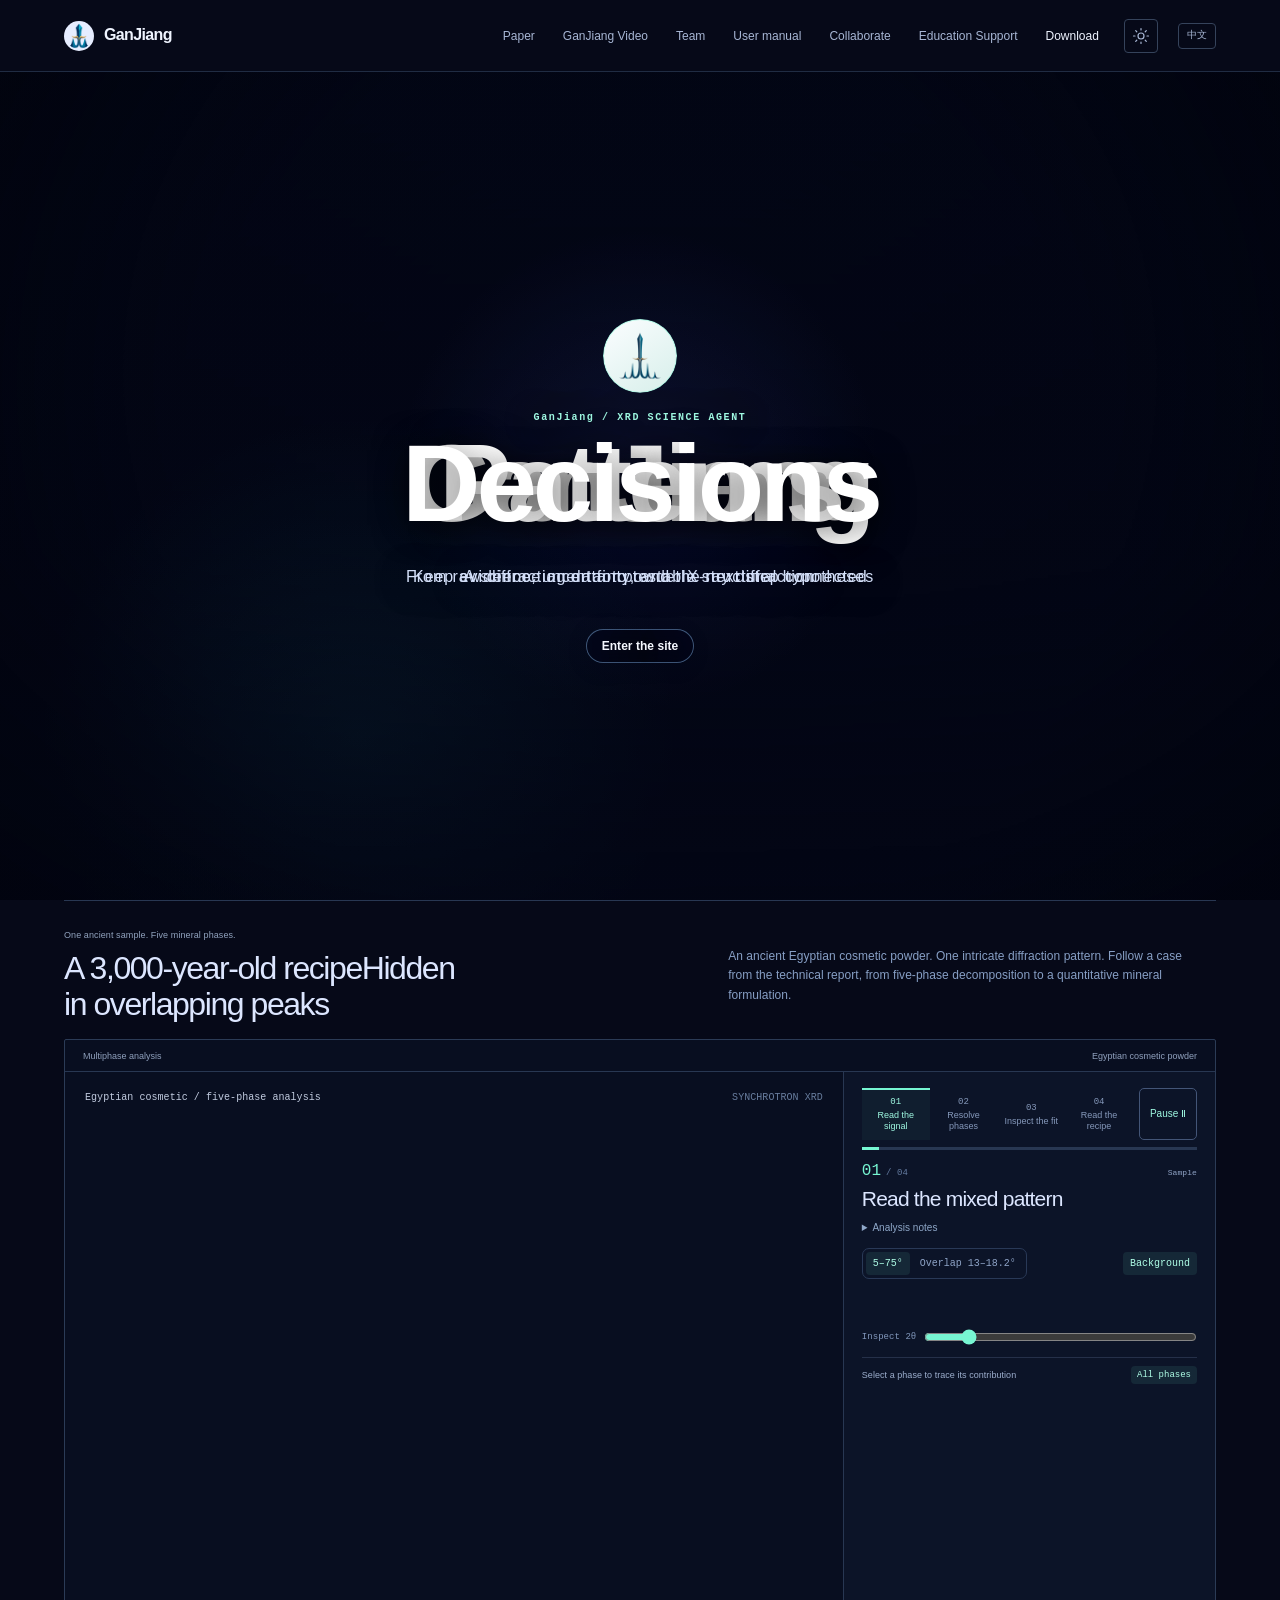
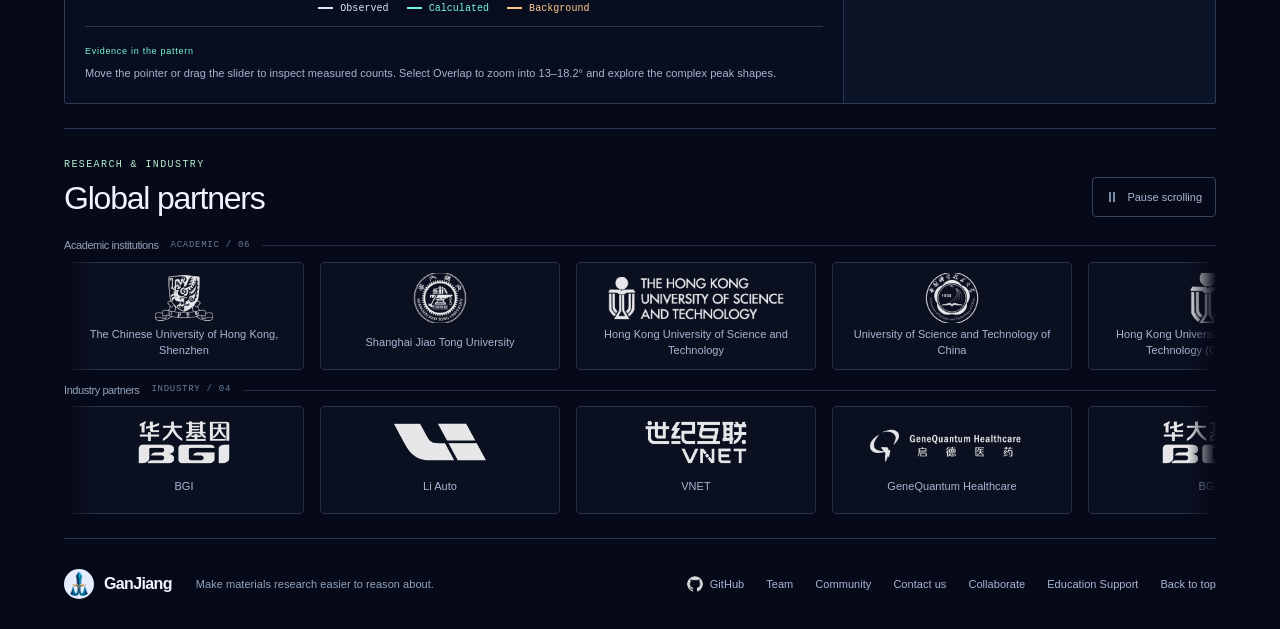
<file: index.html>
<!doctype html>
<html lang="zh-CN">
  <head>
    <meta charset="UTF-8" />
    <meta name="viewport" content="width=device-width, initial-scale=1.0" />
    <meta name="description" content="干将是物演AI（PhyEvo AI）科学智能框架中的 X 射线衍射表征智能体，连接物相识别、多相分解与结构精修。" />
    <meta name="theme-color" content="#060918" />
    <script src="theme.js"></script>
    <meta property="og:type" content="website" />
    <meta property="og:locale" content="zh_CN" />
    <meta property="og:title" content="GanJiang — X 射线衍射科学智能体" />
    <meta property="og:description" content="从一张图谱到可信的结构结论，连接材料发现的每一次判断。" />
    <meta property="og:image" content="https://ganjiang.asia/assets/video/ganjiang-full-film-poster.jpg" />
    <meta property="og:image:type" content="image/jpeg" />
    <meta property="og:image:width" content="1920" />
    <meta property="og:image:height" content="1080" />
    <meta property="og:image:alt" content="干将连接 XRD 表征、智能分析与材料结构判断" />
    <meta name="twitter:card" content="summary_large_image" />
    <meta name="twitter:title" content="GanJiang — X 射线衍射科学智能体" />
    <meta name="twitter:description" content="从一张图谱到可信的结构结论，连接材料发现的每一次判断。" />
    <meta name="twitter:image" content="https://ganjiang.asia/assets/video/ganjiang-full-film-poster.jpg" />
    <title>GanJiang — X 射线衍射科学智能体</title>
    <link rel="icon" type="image/png" href="assets/images/favicon.png" />
    <link rel="apple-touch-icon" href="assets/images/apple-touch-icon.png" />
    <link rel="preload" as="image" href="assets/images/ganjiang-logo-small.webp" fetchpriority="high" />
    <link rel="preload" as="image" href="assets/video/ganjiang-inside-matter-poster.webp" type="image/webp" />
    <link rel="stylesheet" href="styles.css" />
    <link rel="stylesheet" href="phase-story.css" />
    <link rel="stylesheet" href="design-system.css" />
    <link rel="stylesheet" href="egypt-story.css" />
    <link rel="stylesheet" href="science-film.css" />
    <link rel="stylesheet" href="community.css" />
    <link rel="stylesheet" href="site-chrome.css" />
    <link rel="stylesheet" href="presentation.css" />
    <link rel="stylesheet" href="global-users.css" />
    <link rel="stylesheet" href="materials-vision.css" />
    <link rel="stylesheet" href="education.css" />
    <link rel="stylesheet" href="gj-pdf.css" />
    <link rel="stylesheet" href="theme.css" />
    <noscript><style>#presentation[data-reveal]{opacity:1;transform:none}</style></noscript>
    <script defer src="intro-scene.js"></script>
    <script defer src="script.js"></script>
    <script defer src="science-data.js"></script>
    <script defer src="assets/science/benchmark-data.js"></script>
    <script defer src="phase-story.js"></script>
    <script defer src="science-charts.js"></script>
    <script defer src="design.js"></script>
    <script defer src="egypt-story.js"></script>
    <script defer src="science-film.js"></script>
    <script defer src="community.js"></script>
    <script defer src="partners.js"></script>
    <script defer src="presentation.js"></script>
    <script defer src="global-users.js"></script>
    <script defer src="materials-vision.js"></script>
    <script defer src="education.js"></script>
    <script defer src="gj-pdf.js"></script>
    <script defer src="title-style.js"></script>
</head>
  <body class="site-v2">
    <a class="skip-link" href="#home" data-design-copy="skip">跳到主要内容</a>
    <header class="site-header shared-header">
      <a class="brand" href="#top" aria-label="GanJiang 首页"><img class="brand-logo" width="30" height="30" decoding="async" src="assets/images/logo-small.webp" alt="" /> GanJiang</a>
      <div class="header-actions"><div class="social-links header-social" aria-label="社交链接"><a class="social-link github-link" href="https://github.com/DeltaGanjiang" target="_blank" rel="noreferrer" aria-label="GitHub: DeltaGanjiang"><img src="assets/images/github.webp" alt="" /><span>GitHub</span></a><span class="social-link xiaohongshu-link" aria-label="小红书：95614037352"><img src="assets/images/xaiohongshu.webp" alt="" /><span>95614037352</span></span></div><button class="language-toggle" type="button" aria-label="Switch to English">EN</button><button aria-controls="site-nav" class="menu-toggle" type="button" aria-label="打开导航" aria-expanded="false">菜单</button></div>
      <nav id="site-nav" class="nav" aria-label="Main navigation"><a href="https://arxiv.org/abs/2610.07862" target="_blank" rel="noopener noreferrer" data-design-copy="navPaper">论文</a><a href="film.html" data-design-copy="navFilm">干将视频介绍</a><a href="team.html" data-i18n="navTeam">团队成员</a><a href="booklet/index.html" data-design-copy="navManual" data-booklet-link>使用说明书</a><a href="collaborate.html" data-design-copy="navCollaboration">生态合作</a><a href="education.html" data-education-copy="navEducation">教育支持计划</a><a class="nav-cta" href="apps/index.html" data-design-copy="navDownload">下载干将</a></nav>
    <div class="reading-progress" aria-hidden="true"><i></i></div></header>
    <main id="top">
      <section class="orb-intro" aria-labelledby="orb-intro-title">
        <canvas id="orb-canvas" aria-hidden="true"></canvas>
        <div class="orb-intro-copy">
          <img class="orb-intro-logo" width="256" height="256" fetchpriority="high" decoding="async" src="assets/images/ganjiang-logo-small.webp" alt="" />
          <p class="orb-intro-kicker">GanJiang / XRD SCIENCE AGENT</p>
          <div class="orb-intro-message">
            <h1 id="orb-intro-title"><span class="orb-copy-frame" data-i18n="orbTitle">干将</span><span class="orb-copy-frame" data-i18n="orbTitleTwo" aria-hidden="true">图谱</span><span class="orb-copy-frame" data-i18n="orbTitleThree" aria-hidden="true">决策</span></h1>
            <p class="orb-intro-subtitle"><span class="orb-copy-frame" data-i18n="orbSubtitle">面向粉末 X 射线衍射的科学智能体</span><span class="orb-copy-frame" data-i18n="orbSubtitleTwo" aria-hidden="true">从原始衍射信号，走向可验证的结构判断</span><span class="orb-copy-frame" data-i18n="orbSubtitleThree" aria-hidden="true">让证据、不确定性与下一步始终保持连接</span></p>
          </div>
          <a class="orb-intro-enter" href="#home" data-i18n="orbCta">进入首页</a>
        </div>
      </section>
      <section id="home" class="hero section-shell" aria-labelledby="hero-title">
        <div class="hero-copy">
          <p class="eyebrow hero-label"><span data-i18n="heroEyebrow">面向粉末 X 射线衍射的科学智能体</span></p>
          <h2 id="hero-title" data-i18n="heroTitle"><span class="hero-title-line">从一张图谱</span><span class="hero-title-line">到可信的<em>结构结论</em></span></h2>
          <p class="hero-text" data-i18n="heroText">干将连接物相识别、多相分解与结构精修，让每一步判断都有证据可循。</p>
          <div class="hero-actions"><a class="button" href="apps/index.html" data-design-copy="try">体验干将</a><a class="text-link" href="#vision" data-vision-copy="visionLink">探索物演AI理念</a><a class="text-link" href="gj-pdf.html">GJ-PDF-V1</a></div>
          <div class="hero-lead">
            <a class="hero-lead-person" href="team.html#bin-cao"><img src="assets/images/bin-cao.webp" width="64" height="64" decoding="async" alt="曹斌 / Bin Cao" /><span><small data-vision-copy="leadRole">项目负责人</small><strong data-vision-copy="leadName">曹斌</strong><span data-vision-copy="leadOrg">诺亚方舟伦敦研究院</span></span></a>
            <a class="hero-lead-profile" href="https://www.caobin.asia/" target="_blank" rel="noopener noreferrer" data-vision-copy="leadProfile">个人主页</a>
          </div>
        </div>
        <a class="hero-frontier" href="#vision" aria-label="GanJiang：从表征出发，连接材料发现">
          <img src="assets/images/vision/characterize.webp" width="1000" height="563" decoding="async" fetchpriority="high" alt="晶体表征的概念视觉" />
          <span class="hero-frontier-caption"><span>GanJiang / SCIENTIFIC CHARACTERIZATION</span><strong data-vision-copy="heroCaption">从理解结构，走向下一次科学发现。</strong></span>
        </a>
        <div class="hero-proof"><p data-design-copy="proofLabel">仅输入 XRD<br />单相 Top-1 准确率</p><a href="#benchmarks"><span>MP500</span><strong>96.30<small>%</small></strong></a><a href="#benchmarks"><span>RRUFF</span><strong>81.78<small>%</small></strong></a><a href="#benchmarks"><span>opXRD</span><strong>40.83<small>%</small></strong></a><a class="proof-link" href="#benchmarks" data-design-copy="compare">查看基线对比</a></div>
      </section>
      <section id="vision" class="materials-vision" data-reveal aria-labelledby="vision-title">
        <div class="section-shell">
          <header class="vision-heading">
            <div>
              <p class="vision-eyebrow">PhyEvo AI / MATERIALS INTELLIGENCE</p>
              <h2 id="vision-title" data-vision-copy="title">从理解物质<br /><em>到创造下一代材料</em></h2>
            </div>
            <div class="vision-statement">
              <p class="vision-horizon" data-vision-copy="horizon">物演AI 的科学智能理念 · 干将从表征出发</p>
              <p data-vision-copy="intro">干将是物演AI（PhyEvo AI）科学智能框架中的表征智能体。物演AI 的愿景，是让表征、预测、设计与实验在同一框架中持续学习，连接从理解材料到创造材料的每一步。</p>
            </div>
          </header>

          <div class="vision-map" data-vision-stage="characterize" role="group" aria-labelledby="vision-map-title">
            <div class="vision-map-topline"><span id="vision-map-title" data-vision-copy="mapTitle">材料发现的科学智能闭环</span><div class="vision-map-actions"><span data-vision-copy="mapHint">选择环节，探索决策如何流动</span><button class="vision-play" type="button" data-vision-play aria-pressed="true">暂停演示</button></div></div>
            <div class="vision-orbit">
              <svg class="vision-connections" viewBox="0 0 1200 620" preserveAspectRatio="none" aria-hidden="true">
                <defs><marker id="vision-arrow" viewBox="0 0 10 10" refX="8" refY="5" markerWidth="6" markerHeight="6" orient="auto-start-reverse"><path d="m2 2 5 3-5 3" /></marker></defs>
                <ellipse class="vision-orbit-guide" cx="600" cy="310" rx="410" ry="245" />
                <g class="vision-core-links"><path d="M410 178 505 267M790 178 695 267M790 442 695 353M410 442 505 353" /></g>
                <path class="vision-flow" data-vision-flow="characterize" d="M425 145H775" marker-end="url(#vision-arrow)" />
                <path class="vision-flow" data-vision-flow="predict" d="M970 285V335" marker-end="url(#vision-arrow)" />
                <path class="vision-flow" data-vision-flow="design" d="M775 475H425" marker-end="url(#vision-arrow)" />
                <path class="vision-flow" data-vision-flow="experiment" d="M230 335V285" marker-end="url(#vision-arrow)" />
                <g class="vision-particles">
                  <circle r="3"><animateMotion dur="5s" repeatCount="indefinite" path="M425 145H775" /></circle>
                  <circle r="3"><animateMotion dur="5s" begin="1.25s" repeatCount="indefinite" path="M970 285V335" /></circle>
                  <circle r="3"><animateMotion dur="5s" begin="2.5s" repeatCount="indefinite" path="M775 475H425" /></circle>
                  <circle r="3"><animateMotion dur="5s" begin="3.75s" repeatCount="indefinite" path="M230 335V285" /></circle>
                </g>
              </svg>
              <span class="vision-edge vision-edge-top" data-vision-copy="edgeTop">结构证据支撑性能推演</span>
              <span class="vision-edge vision-edge-right" data-vision-copy="edgeRight">目标牵引设计</span>
              <span class="vision-edge vision-edge-bottom" data-vision-copy="edgeBottom">候选方案进入真实实验</span>
              <span class="vision-edge vision-edge-left" data-vision-copy="edgeLeft">实验反馈更新认知</span>

              <div class="vision-core">
                <img class="phyevo-mark" src="assets/images/phyevo-mark.svg" width="76" height="76" alt="" />
                <span class="phyevo-wordmark">PhyEvo <span>AI</span></span>
                <span class="phyevo-chinese">物演AI · Physics × Evolution</span>
                <strong data-vision-copy="coreTitle">材料科学通用智能</strong>
                <small data-vision-copy="coreText">科学目标 · 证据 · 持续学习</small>
              </div>

              <button class="vision-node vision-characterize" type="button" data-vision-select="characterize" aria-pressed="true" aria-controls="vision-detail">
                <img class="vision-node-photo" src="assets/images/vision/characterize.webp" width="1000" height="563" loading="lazy" decoding="async" alt="" />
                <span class="vision-node-title"><strong data-vision-copy="characterize">表征 · 干将</strong><span>CHARACTERIZE</span></span>
                <span class="vision-node-summary" data-vision-copy="characterizeSummary">从实验信号，读懂物相与结构</span>
              </button>
              <button class="vision-node vision-predict" type="button" data-vision-select="predict" aria-pressed="false" aria-controls="vision-detail">
                <img class="vision-node-photo" src="assets/images/vision/predict.webp" width="1000" height="563" loading="lazy" decoding="async" alt="" />
                <span class="vision-node-title"><strong data-vision-copy="predict">预测</strong><span>PREDICT</span></span>
                <span class="vision-node-summary" data-vision-copy="predictSummary">从已知结构，推演性能与工艺</span>
              </button>
              <button class="vision-node vision-design" type="button" data-vision-select="design" aria-pressed="false" aria-controls="vision-detail">
                <img class="vision-node-photo" src="assets/images/vision/design.webp" width="1000" height="563" loading="lazy" decoding="async" alt="" />
                <span class="vision-node-title"><strong data-vision-copy="design">设计</strong><span>DESIGN</span></span>
                <span class="vision-node-summary" data-vision-copy="designSummary">从目标性能，反向寻找材料与配方</span>
              </button>
              <button class="vision-node vision-experiment" type="button" data-vision-select="experiment" aria-pressed="false" aria-controls="vision-detail">
                <img class="vision-node-photo" src="assets/images/vision/experiment.webp" width="1000" height="563" loading="lazy" decoding="async" alt="" />
                <span class="vision-node-title"><strong data-vision-copy="experiment">实验</strong><span>EXPERIMENT</span></span>
                <span class="vision-node-summary" data-vision-copy="experimentSummary">连接仪器与机器人，验证新的可能</span>
              </button>
            </div>
            <p class="vision-loop-note" data-vision-copy="loopNote">每一次实验都成为新的证据，让下一轮预测、设计与决策继续进化。</p>
          <p class="vision-image-note" data-vision-copy="imageNote">材料与实验场景为概念视觉</p>
          </div>

          <div id="vision-detail" class="vision-detail" aria-live="polite" aria-atomic="true">
            <div><p class="vision-detail-label" data-vision-copy="detailLabel">表征 / GanJiang</p><h3 data-vision-copy="detailTitle">让材料的真实结构，成为科学决策的起点。</h3></div>
            <div><p data-vision-copy="detailBody">以 XRD 为起点，把物相识别、多相分解与结构精修连成可审阅的分析过程，为后续性能推演与材料设计提供结构证据。</p><span class="vision-detail-output" data-vision-copy="detailOutput">信号输入 / 物相与结构 / 可追溯证据</span></div>
          </div>
          <footer class="vision-frontier">
            <p data-vision-copy="frontierTitle">面向更远的科学前沿</p>
            <div><span data-vision-copy="frontierModels">多模态科学模型</span><span data-vision-copy="frontierPhysics">物理约束与不确定性</span><span data-vision-copy="frontierDesign">主动学习与逆向设计</span><span data-vision-copy="frontierLabs">自主实验室网络</span></div>
            <a class="text-link" href="collaborate.html" data-vision-copy="collaborate">共同探索材料发现的未来</a>
          </footer>
        </div>
      </section>
      <section id="gj-pdf" class="gj-pdf-home section-shell" data-gj-pdf aria-labelledby="gj-pdf-home-title">
        <div><p class="gj-pdf-kicker">GanJiang / POWDER DIFFRACTION FILE</p><h2 id="gj-pdf-home-title">GJ-PDF-V1</h2><p class="gj-pdf-home-statement" data-pdf-copy="homeStatement">面向关键物相判断的自主衍射数据资产</p><p class="gj-pdf-home-intro" data-pdf-copy="homeIntro">207,146 条参考记录，89 种元素，支持 Cu、Co、Mo、Cr、Fe、Ag 六种靶材。</p><div class="gj-pdf-home-actions"><a class="text-link" href="gj-pdf.html"><span data-pdf-copy="homeLink">探索 GJ-PDF-V1</span></a><span data-pdf-copy="homePrice">数据库独立订阅 · 3 万元 / 年；干将 App 已内置</span></div></div><a class="gj-pdf-home-art" href="gj-pdf.html" aria-label="GJ-PDF-V1"><img src="assets/images/gj-pdf-crystal.webp" width="1536" height="1024" loading="lazy" decoding="async" alt="晶体与衍射光线的艺术示意" /><span>GJ-PDF-V1 / THE DATA FOUNDATION</span></a>
      </section>
      <section id="science-film" class="science-film section-shell" aria-labelledby="science-film-title">
        <div class="science-film-copy">
          <p class="eyebrow" data-film-copy="eyebrow">GanJiang Agent · 材料智能</p>
          <h2 id="science-film-title" data-film-copy="title">读懂图谱<br />看清材料</h2>
          <p data-film-copy="body">用 58 秒了解原子排列如何影响材料，XRD 如何揭示结构，以及干将如何连接分析工具、检验结果并积累经验。</p>
          <span class="science-film-meta">GanJiang AGENT · 58 SEC</span>
        </div>
        <figure class="science-film-player">
          <video id="science-film-video" width="1920" height="1080" data-narrated playsinline controls preload="none" poster="assets/video/ganjiang-inside-matter-poster.webp" aria-label="干将 58 秒说明短片：晶体结构的意义与干将的贡献" aria-describedby="science-film-note">
            <source src="assets/video/ganjiang-inside-matter-58s-en.mp4" type="video/mp4" />
            <a href="assets/video/ganjiang-inside-matter-58s-en.mp4" data-film-copy="download">下载宣传片</a>
          </video>
          <figcaption>
            <a class="science-film-youtube" href="https://www.youtube.com/watch?v=rs89gWQ9ATA" target="_blank" rel="noopener noreferrer" aria-label="在 YouTube 播放 / Watch on YouTube">
              <svg width="28" height="20" viewBox="0 0 28 20" aria-hidden="true" focusable="false"><rect width="28" height="20" rx="6" fill="#ff0000" /><path d="M11 5.5 19 10l-8 4.5Z" fill="#fff" /></svg>
              <span>YouTube</span>
            </a>
            <span id="science-film-note" data-film-copy="note" role="status" hidden></span>
            <div class="science-film-actions"><button id="science-film-sound" type="button" aria-controls="science-film-video" aria-pressed="false" hidden>开启声音</button><button id="science-film-toggle" type="button" aria-controls="science-film-video" hidden>播放短片 ▷</button></div>
          </figcaption>
          <a class="science-film-download" href="assets/video/ganjiang-inside-matter-58s-en.mp4" download data-film-copy="download">下载宣传片</a>
          <a class="science-film-full-link" href="film.html"><span data-film-copy="playFull">播放完整视频</span><span class="science-film-full-meta">09:42 · ENGLISH</span></a>
        </figure>
      </section>
      <section id="education" class="education-home section-shell" aria-labelledby="education-home-title">
        <div class="education-home-copy">
          <p class="edu-eyebrow" data-education-copy="homeEyebrow">面向高校与科研机构的院系或二级机构</p>
          <h2 id="education-home-title" data-education-copy="homeTitle">干将教育支持计划<br /><em>正式启动</em></h2>
          <p class="edu-intro" data-education-copy="homeIntro">让更多教师、研究人员和学生，在真实的课堂与研究中用上干将。面向高校、科研机构所属的院系或二级机构，提供限期免费使用支持。</p>
          <div class="edu-actions"><a class="edu-button" href="education.html" data-education-copy="homeCta">了解计划与申请</a><span class="edu-action-note" data-education-copy="noCharge">到期自动结束，账户积分清零，不自动转付费</span></div>
        </div>
        <div class="edu-offer">
          <p class="edu-offer-title" data-education-copy="offerTitle">为教学与科研，留一份探索空间</p>
          <dl class="edu-stats"><div><dt data-education-copy="peopleLabel">每个获批单位最多支持</dt><dd>50 <span data-education-copy="peopleUnit">人</span></dd></div><div><dt data-education-copy="periodLabel">自开通之日起</dt><dd>3 <span data-education-copy="monthUnit">个月</span></dd></div></dl>
          <p class="edu-offer-note" data-education-copy="quotaNote">具体人数、指定功能及使用额度以审核结果为准，免费支持不等于无限量使用。</p>
        </div>
      </section>
      <section id="global-users" class="global-users section-shell" aria-labelledby="global-users-title">
        <div class="global-users-copy">
          <p class="eyebrow">GanJiang / GLOBAL COMMUNITY</p>
          <h2 id="global-users-title" data-globe-copy="title">用户来自全球</h2>
          <p class="global-users-intro" data-globe-copy="intro">跨越时区与山海，让对材料的探索彼此连接。</p>
          <div class="global-users-stat"><strong>2000+</strong><div><span data-globe-copy="users">用户量</span><small data-globe-copy="reach">链接全球学者</small></div></div>
          <div class="global-users-legend"><span><i class="globe-user-key"></i><span data-globe-copy="userKey">用户分布点位</span></span><span><i class="globe-place-key"></i><span data-globe-copy="placeKey">科研地标</span></span></div>
          <div class="global-places-heading"><h3 data-globe-copy="places">探索高校与科研地标</h3><span data-globe-copy="select">点击定位</span></div>
          <div class="global-places" role="group" aria-label="选择科研地标" data-globe-places>
            <button type="button" data-globe-place="tsinghua" disabled><img class="global-place-logo" src="assets/globe/logos/tsinghua.svg" width="32" height="32" loading="lazy" decoding="async" alt="" /><span class="global-place-name">清华大学</span></button>
            <button type="button" data-globe-place="sjtu" disabled><img class="global-place-logo" src="assets/globe/logos/sjtu-hd.png" width="32" height="32" loading="lazy" decoding="async" alt="" /><span class="global-place-name">上海交通大学</span></button>
            <button type="button" data-globe-place="hkust" disabled><img class="global-place-logo" src="assets/globe/logos/hkust.png" width="32" height="32" loading="lazy" decoding="async" alt="" /><span class="global-place-name">香港科技大学</span></button>
            <button type="button" data-globe-place="nus" disabled><img class="global-place-logo" src="assets/globe/logos/nus.svg" width="32" height="32" loading="lazy" decoding="async" alt="" /><span class="global-place-name">新加坡国立大学</span></button>
            <button type="button" data-globe-place="tokyo" disabled><img class="global-place-logo" src="assets/globe/logos/tokyo.png" width="32" height="32" loading="lazy" decoding="async" alt="" /><span class="global-place-name">东京大学</span></button>
            <button type="button" data-globe-place="sydney" disabled><img class="global-place-logo" src="assets/globe/logos/sydney.png" width="32" height="32" loading="lazy" decoding="async" alt="" /><span class="global-place-name">悉尼大学</span></button>
            <button type="button" data-globe-place="mit" disabled><img class="global-place-logo" src="assets/globe/logos/mit.svg" width="32" height="32" loading="lazy" decoding="async" alt="" /><span class="global-place-name">麻省理工学院</span></button>
            <button type="button" data-globe-place="stanford" disabled><img class="global-place-logo" src="assets/globe/logos/stanford.png" width="32" height="32" loading="lazy" decoding="async" alt="" /><span class="global-place-name">斯坦福大学</span></button>
            <button type="button" data-globe-place="oxford" disabled><img class="global-place-logo" src="assets/globe/logos/oxford.png" width="32" height="32" loading="lazy" decoding="async" alt="" /><span class="global-place-name">牛津大学</span></button>
            <button type="button" data-globe-place="eth" disabled><img class="global-place-logo" src="assets/globe/logos/eth.png" width="32" height="32" loading="lazy" decoding="async" alt="" /><span class="global-place-name">苏黎世联邦理工学院</span></button>
            <button type="button" data-globe-place="usp" disabled><img class="global-place-logo" src="assets/globe/logos/usp.svg" width="32" height="32" loading="lazy" decoding="async" alt="" /><span class="global-place-name">圣保罗大学</span></button>
            <button type="button" data-globe-place="ucl" disabled><img class="global-place-logo" src="assets/globe/logos/ucl.png" width="32" height="32" loading="lazy" decoding="async" alt="" /><span class="global-place-name">伦敦大学学院</span></button>
          </div>
          <p class="global-users-note" data-globe-copy="note">红点为用户位置示意图</p>
        </div>
        <figure class="global-globe">
          <div class="globe-topline"><span>ONE PLANET. SHARED CURIOSITY.</span><span data-globe-copy="drag">拖动探索用户分布</span></div>
          <div class="globe-stage">
            <canvas id="global-users-canvas" width="800" height="800" tabindex="0" role="img" aria-label="可旋转的全球分布地球" aria-describedby="globe-help"></canvas>
            <div class="globe-zoom" role="group" aria-label="地球缩放" data-globe-zoom-controls>
              <button type="button" data-globe-zoom-out aria-label="缩小地球" aria-controls="global-users-canvas" disabled>−</button>
              <output data-globe-zoom-level aria-live="polite" aria-label="缩放比例">1×</output>
              <button type="button" data-globe-zoom-in aria-label="放大地球" aria-controls="global-users-canvas" disabled>+</button>
            </div>
            <div class="globe-feedback" role="status"><span data-globe-status>正在加载地球…</span><button type="button" data-globe-retry hidden>重新加载</button></div>
            <noscript><p class="globe-noscript">启用 JavaScript 即可旋转地球与查看点位。<br />Enable JavaScript to explore the globe.</p></noscript>
          </div>
          <figcaption class="globe-caption">
            <div class="globe-location" aria-live="polite"><span class="globe-location-icon" aria-hidden="true">⌖</span><div><strong data-globe-location data-globe-copy="location">探索全球科研地标</strong><span data-globe-city data-globe-copy="locationHint">选择单位，将地球转向它所在的城市</span></div></div>
            <div class="globe-controls"><button type="button" data-globe-toggle disabled aria-controls="global-users-canvas" aria-pressed="false">暂停旋转</button><button type="button" data-globe-reset disabled aria-controls="global-users-canvas" data-globe-copy="reset">重置视角</button></div>
          </figcaption>
          <p id="globe-help" class="globe-help" data-globe-copy="help">拖动旋转 · 双击局部放大 · 点击地球后滚轮缩放 · 方向键旋转，+/− 缩放</p>
        </figure>
      </section>
      <section id="egypt-story" class="egypt-story section-shell" aria-labelledby="egypt-story-title">
        <div class="egypt-feature">
          <figure class="egypt-artwork">
            <div class="egypt-artwork-heading"><span>EGYPT / MATERIAL MEMORY</span><span data-egypt-copy="era">约三千年前</span></div>
            <svg class="egypt-scene" viewBox="0 0 680 550" role="img" aria-labelledby="egypt-scene-title egypt-scene-desc">
              <title id="egypt-scene-title" data-egypt-copy="sceneTitle">从古埃及眼妆到晶体结构与衍射图谱</title>
              <desc id="egypt-scene-desc" data-egypt-copy="sceneDesc">金色埃及眼纹与化妆容器，矿物颗粒流向晶格示意，下方呈现样品实测衍射曲线。</desc>
              <defs>
                <linearGradient id="egypt-gold" x1="0" y1="0" x2="1" y2="1"><stop stop-color="#f7dc9c"/><stop offset=".5" stop-color="#bd8948"/><stop offset="1" stop-color="#f0cf86"/></linearGradient>
                <linearGradient id="egypt-stone" x1="0" y1="0" x2="1" y2=".6"><stop stop-color="#18313d"/><stop offset=".5" stop-color="#234959"/><stop offset="1" stop-color="#101f30"/></linearGradient>
                <linearGradient id="egypt-beam"><stop stop-color="#77f6d2" stop-opacity="0"/><stop offset="1" stop-color="#77f6d2" stop-opacity=".18"/></linearGradient>
                <radialGradient id="egypt-halo"><stop stop-color="#c49350" stop-opacity=".12"/><stop offset="1" stop-color="#c49350" stop-opacity="0"/></radialGradient>
                <clipPath id="egypt-trace-clip"><rect x="58" y="412" width="564" height="98"/></clipPath>
              </defs>
              <g aria-hidden="true">
                <circle cx="250" cy="210" r="220" fill="url(#egypt-halo)"/>
                <g class="egypt-landscape" fill="none" stroke="#c8a46b">
                  <circle cx="340" cy="101" r="47"/><circle cx="340" cy="101" r="58" stroke-dasharray="1 9"/>
                  <path d="M35 365L135 235L231 365M135 235L157 365M429 365L512 263L603 365M512 263L533 365M9 374Q170 349 318 372T668 368"/>
                  <path d="M42 39H94M42 39V91M638 39H586M638 39V91M42 518V493M638 518V493"/>
                </g>
                <g class="egypt-relic">
                  <g class="egypt-eye" fill="none" stroke="url(#egypt-gold)" stroke-linecap="round" stroke-linejoin="round">
                    <path class="egypt-ink" pathLength="1" d="M88 159Q161 91 249 151L302 128L264 167L246 166Q162 224 88 159Z" stroke-width="4"/>
                    <path d="M89 133Q155 81 239 129" stroke-width="9"/>
                    <path d="M153 194V248L131 222M196 199Q228 237 261 211Q276 194 258 191Q243 189 244 201" stroke-width="4"/>
                    <circle cx="165" cy="158" r="26" fill="#b88b4b" fill-opacity=".13" stroke-width="2"/>
                    <circle cx="165" cy="158" r="13" fill="#dabb7c" stroke="none"/>
                    <path d="M98 160Q165 112 245 160" stroke-width="1" opacity=".6"/>
                  </g>
                  <g class="egypt-vessel" stroke="url(#egypt-gold)" stroke-width="1.5" stroke-linejoin="round">
                    <path d="M119 291L121 310Q88 330 103 372Q111 397 167 398Q221 397 231 372Q245 330 212 310L214 291Z" fill="url(#egypt-stone)"/>
                    <ellipse cx="166" cy="291" rx="48" ry="12" fill="#10212b"/>
                    <ellipse cx="166" cy="292" rx="35" ry="6" fill="#080f19" stroke="#8a714b"/>
                    <path d="M103 345Q166 367 231 345M101 355Q166 378 232 355M114 381Q167 396 221 381" fill="none"/>
                    <path d="M119 359L128 371L138 364L148 378L159 368L169 380L179 369L190 377L200 365L211 372L219 360" fill="none" stroke-width="1"/>
                    <path d="M179 293L219 245" stroke="#d8b678" stroke-width="5" stroke-linecap="round"/>
                    <path d="M118 322Q108 342 118 357" fill="none" stroke="#aecaca" opacity=".35"/>
                  </g>
                </g>
                <g class="egypt-grains" fill="#d6b577">
                  <circle cx="221" cy="286" r="2.5" style="--grain:0"/><circle cx="245" cy="273" r="3" style="--grain:1"/><circle cx="267" cy="289" r="2" style="--grain:2"/>
                  <circle cx="282" cy="257" r="3.5" style="--grain:3"/><circle cx="306" cy="270" r="2" style="--grain:4"/><circle cx="324" cy="248" r="3" style="--grain:5"/>
                  <circle cx="347" cy="261" r="2.5" style="--grain:6"/><circle cx="369" cy="239" r="3" style="--grain:7"/><circle cx="389" cy="247" r="2" style="--grain:8"/>
                </g>
                <g class="egypt-crystal">
                  <circle class="egypt-orbit" cx="490" cy="249" r="108" fill="none" stroke="#75b9c6" stroke-opacity=".25" stroke-dasharray="2 9"/>
                  <g fill="none" stroke="#70b1c1" stroke-width="1.2">
                    <path d="M422 214L490 175L558 214V294L490 334L422 294ZM422 214L490 253L558 214M490 253V334"/>
                    <path d="M490 175V254L422 294M490 254L558 294M456 195V274L524 314M524 195V274L456 314M422 254L490 214L558 254L490 294Z" stroke-opacity=".45"/>
                  </g>
                  <g fill="#88c9d3" stroke="#152f3c" stroke-width="4">
                    <circle cx="422" cy="214" r="7"/><circle cx="490" cy="175" r="8"/><circle cx="558" cy="214" r="7"/><circle cx="422" cy="294" r="7"/><circle cx="490" cy="334" r="8"/><circle cx="558" cy="294" r="7"/>
                    <circle cx="456" cy="235" r="6"/><circle cx="524" cy="235" r="6"/><circle cx="490" cy="294" r="6"/>
                    <circle cx="490" cy="253" r="10" fill="#e3c181"/>
                  </g>
                  <g class="egypt-scan"><path d="M389 180H587V209H389Z" fill="url(#egypt-beam)"/><path d="M389 209H587" stroke="#90e4d2" stroke-opacity=".75"/></g>
                </g>
                <g class="egypt-trace" fill="none">
                  <path d="M58 450H622M58 485H622" stroke="#253340" stroke-dasharray="2 6"/>
                  <g id="egypt-feature-traces" clip-path="url(#egypt-trace-clip)"></g>
                  <path d="M58 510H622" stroke="#44504e"/>
                </g>
              </g>
              <g class="egypt-scene-labels"><text x="90" y="267" data-egypt-copy="kohl">眼妆 · 矿物之美</text><text x="490" y="384" text-anchor="middle" data-egypt-copy="lattice">晶格示意</text><text x="58" y="434" data-egypt-copy="measurement">样品实测衍射信号</text><text x="622" y="529" text-anchor="end">2θ · 5–75°</text></g>
            </svg>
            <figcaption class="egypt-artwork-caption"><span data-egypt-copy="artNote">器物与晶格为艺术示意；曲线来自本页样品。</span><button type="button" id="egypt-motion" aria-controls="egypt-story" hidden>暂停动效 Ⅱ</button></figcaption>
          </figure>
          <div class="egypt-editorial">
            <p class="eyebrow" data-egypt-copy="eyebrow">古老的眼妆，今天的科学问题</p>
            <h2 id="egypt-story-title" data-egypt-copy="title">一抹眼妆<br />跨越三千年的<br /><em>材料科学</em></h2>
            <p class="egypt-lead" data-egypt-copy="lead">古埃及人留下了化妆粉，也留下了关于材料的谜题：用了什么矿物？如何配比？天然研磨，还是化学合成？</p>
            <div class="egypt-chapters" role="group" aria-label="埃及故事阶段 / Egyptian story chapters" hidden>
              <button type="button" data-egypt-stage="0" aria-pressed="true"><span>01</span><b data-egypt-copy="chapter0">一抹眼妆</b></button>
              <button type="button" data-egypt-stage="1" aria-pressed="false"><span>02</span><b data-egypt-copy="chapter1">五种矿物</b></button>
              <button type="button" data-egypt-stage="2" aria-pressed="false"><span>03</span><b data-egypt-copy="chapter2">现代科学</b></button>
            </div>
            <p id="egypt-stage-caption" class="egypt-stage-caption">从眼线的色泽与质感，追问一份古老粉末的矿物组成。</p>
            <a class="egypt-analysis-link" href="#phase-story"><span data-egypt-copy="cta">让干将读出这份配方</span></a>
          </div>
        </div>
        <div class="egypt-value-heading"><p data-egypt-copy="valueHeading">从理解古代工艺，到分析今天的材料</p><span>THEN / NOW</span></div>
        <div class="egypt-value-grid">
          <article><span>01 /</span><h3 data-egypt-copy="value1Title">让配方成为证据</h3><p data-egypt-copy="value1Body">识别矿物、定量配比，把古老粉末转化为可核查的组成信息，为文物材料研究提供依据。</p></article>
          <article><span>02 /</span><h3 data-egypt-copy="value2Title">追溯化学工艺</h3><p data-egypt-copy="value2Body">研究者在古埃及化妆粉中发现含氯铅化合物，为古人掌握湿化学合成提供了证据。</p></article>
          <article><span>03 /</span><h3 data-egypt-copy="value3Title">回应现代材料难题</h3><p data-egypt-copy="value3Body">多相共存、衍射峰重叠、定量验证，也是现代材料表征的问题。这个案例呈现了干将从复杂信号提取可审阅结论的分析流程。</p></article>
        </div>
        <p class="egypt-sources"><span data-egypt-copy="sources">历史研究参考</span><a href="https://www.nature.com/articles/17240" target="_blank" rel="noreferrer">Walter et al. · Nature (1999)</a><a href="https://www.esrf.fr/files/live/sites/www/files/ExternalFiles/Communication/Newsletter/NL32.pdf" target="_blank" rel="noreferrer">ESRF · Newsletter 32</a><span data-egypt-copy="sourceNote">本页五相结果来自干将案例报告。</span></p>
      </section>
      <section id="phase-story" class="phase-story section-shell" aria-labelledby="phase-story-title">
        <header class="phase-story-heading">
          <div><p class="eyebrow" data-story-copy="eyebrow">从一份古老样品，读出五种矿物</p><h2 id="phase-story-title" data-story-copy="title">三千年的配方<br />藏在重叠的峰里</h2></div>
          <p data-story-copy="intro">一份古埃及化妆粉，一张复杂的衍射图谱。跟随报告中的真实案例，看干将如何分解五相、验证拟合，重建矿物配比。</p>
        </header>
        <div class="phase-story-board" data-step="0">
          <div class="phase-story-bar"><span data-story-copy="analysisLabel">多相图谱分析</span><span data-story-copy="demo">报告案例 · 分步解读</span></div>
          <div class="phase-story-layout">
            <div class="phase-story-visual">
              <div class="phase-plot-heading"><span data-story-copy="pattern">古埃及化妆粉 / 五相分析</span><span>SYNCHROTRON XRD</span></div>
              <div class="xrd-chart-wrap"><svg id="egypt-chart" viewBox="0 0 760 440" role="img" aria-labelledby="egypt-chart-title"><title id="egypt-chart-title">古埃及化妆粉的实测、拟合、物相分量与残差</title><defs><clipPath id="xrd-clip"><rect x="64" y="30" width="672" height="345"/></clipPath></defs><g id="xrd-grid"></g><g id="xrd-traces" clip-path="url(#xrd-clip)"></g><g id="xrd-labels"></g><g id="xrd-cursor" visibility="hidden"><line x1="0" y1="30" x2="0" y2="375" stroke="#b8c9e6" stroke-dasharray="3 5"/><circle r="4" fill="#fff"/></g><rect id="xrd-hit" x="64" y="30" width="672" height="345" fill="transparent" /></svg></div>
              <div class="xrd-legend"><span class="observed-key" data-story-copy="observed">实测</span><span class="fit-key" data-story-copy="calculated">拟合</span><span class="background-key" data-story-copy="background">背景</span></div>
              <div class="phase-finding"><span class="phase-finding-label" data-story-copy="evidence">图谱上的证据</span><p id="phase-finding-text"></p></div>
            </div>
            <aside class="phase-control-panel" aria-label="图谱调控 / Chart controls">
          <div class="phase-story-controls"><div class="phase-step-buttons" role="group" aria-label="分析步骤"><button type="button" data-story-step="0"><span>01</span><b data-story-copy="step0">读取信号</b></button><button type="button" data-story-step="1"><span>02</span><b data-story-copy="step1">辨认五相</b></button><button type="button" data-story-step="2"><span>03</span><b data-story-copy="step2">检验拟合</b></button><button type="button" data-story-step="3"><span>04</span><b data-story-copy="step3">读出配方</b></button></div><button class="phase-play" type="button" id="phase-play">播放过程</button></div>
              <div class="phase-playback-progress" role="progressbar" aria-label="播放进度 / Story progress" aria-valuemin="0" aria-valuemax="100" aria-valuenow="0"><i></i></div>
              <div class="phase-story-narrative"><div class="phase-chapter"><span id="phase-step-number">01</span><span>/ 04</span><span id="phase-step-tag"></span></div><h3 id="phase-step-title" aria-live="polite"></h3><details class="phase-explanation"><summary data-story-copy="explanation">分析说明</summary><p id="phase-step-body"></p><div class="phase-inference"><span data-story-copy="judgment">此刻的判断</span><p id="phase-step-result"></p></div></details></div>
              <div class="spectrum-toolbar"><div class="science-switch" role="group" aria-label="角度范围 / Angular range"><button type="button" data-xrd-range="full" aria-pressed="true">5–75°</button><button type="button" data-xrd-range="detail" aria-pressed="false"><span data-story-copy="zoom">重叠区</span> 13–18.2°</button></div><button type="button" id="xrd-background" aria-pressed="true" data-story-copy="background">背景</button></div>
              <div id="xrd-readout" class="xrd-readout" aria-live="off"></div>
              <label class="xrd-angle-control"><span data-story-copy="angle">逐点检查 2θ</span><input id="xrd-angle" type="range" min="0" max="6999" value="1000" aria-label="检查角度 / Inspect angle" /></label>
              <div class="phase-select-heading"><span data-story-copy="selectPhase">选择物相，追踪它的衍射贡献</span><button type="button" id="xrd-all" aria-pressed="true" data-story-copy="all">全部</button></div>
              <div id="phase-composition" class="phase-composition"></div>
            </aside>
          </div>

        </div>
      </section>
      <section id="benchmarks" class="science-benchmark section-shell" aria-labelledby="benchmark-title">
        <header class="phase-story-heading"><div><p class="eyebrow" data-bench-copy="eyebrow">DeltaXRDbench</p><h2 id="benchmark-title" data-bench-copy="title">物相识别评测</h2></div><p data-bench-copy="intro">从模拟图谱到真实实验，在相同任务与输入条件下，查看干将与各基线的识别表现。</p></header>
        <div class="benchmark-board">
          <div class="benchmark-toolbar"><div class="science-switch" role="group" aria-label="Dataset"><button type="button" data-bench-dataset="0" aria-pressed="true">MP500</button><button type="button" data-bench-dataset="1" aria-pressed="false">RRUFF</button><button type="button" data-bench-dataset="2" aria-pressed="false">opXRD</button></div><label><span data-bench-copy="metricLabel">任务 / 指标</span><select id="benchmark-metric"><option value="single">单相 · Top-1</option><option value="multiF1">多相 · F1</option><option value="multiExact">多相 · 完整相集</option></select></label><label><span data-bench-copy="inputLabel">输入条件</span><select id="benchmark-condition"><option value="0">仅 XRD</option><option value="1">XRD + 组成信息</option></select></label></div>
          <div class="benchmark-layout"><div class="benchmark-chart"><div class="benchmark-chart-heading"><h3 id="benchmark-chart-title"></h3><span data-bench-copy="higher">越高越好</span></div><div class="benchmark-scale" aria-hidden="true"><span>0</span><span>25</span><span>50</span><span>75</span><span>100%</span></div><div id="benchmark-bars" role="img"></div><p id="benchmark-context"></p></div><aside class="benchmark-highlight" aria-live="polite"><p data-bench-copy="lead">领先当前最强基线</p><strong id="benchmark-gain"></strong><span data-bench-copy="pp">个百分点</span><p id="benchmark-comparison"></p><div class="benchmark-score"><span>GanJiang</span><b id="benchmark-score"></b></div></aside></div>
          <details class="benchmark-method"><summary data-bench-copy="methodTitle">数据来源与评测口径</summary><p id="benchmark-method-text"></p></details>
        </div>
      </section>
      <section id="presentation" class="presentation section-shell" data-reveal aria-labelledby="presentation-title">
        <div class="presentation-copy">
          <p class="eyebrow" data-i18n="presentationEyebrow">项目介绍</p>
          <h2 id="presentation-title" data-i18n="presentationTitle">用一份演示，快速了解干将</h2>
          <p data-i18n="presentationText">查看干将的项目介绍，了解平台愿景、核心能力与应用场景。</p>
          <a class="button" href="assets/ganjiang-presentation-20260916.pptx" download data-i18n="presentationCta">下载介绍 PPT</a>
        </div>
        <div class="presentation-mount">
          <div class="presentation-viewer" data-presentation data-slide-count="22" data-slide-base="assets/presentation/native-cace2f15db32-d325102dda7c/" role="region" aria-label="项目介绍幻灯片" tabindex="0">
            <a class="presentation-stage" href="assets/presentation/native-cace2f15db32-d325102dda7c/slide-01.webp" target="_blank" rel="noopener" aria-label="查看幻灯片大图">
              <img id="presentation-slide" src="assets/presentation/native-cace2f15db32-d325102dda7c/slide-01.webp" width="1920" height="1080" loading="lazy" decoding="async" alt="干将项目介绍，第 1 页，共 22 页" />
            </a>
            <div class="presentation-feedback" hidden>
              <p role="status" aria-live="polite"></p>
              <button type="button" data-presentation-retry data-presentation-copy="retry" hidden>重新加载</button>
            </div>
            <div class="presentation-toolbar" hidden>
              <div class="presentation-pagination">
                <button type="button" data-presentation-prev aria-controls="presentation-slide" disabled><span aria-hidden="true">←</span><span data-presentation-copy="previous">上一页</span></button>
                <span class="presentation-counter" aria-live="polite" aria-atomic="true">1 / 22</span>
                <button type="button" data-presentation-next aria-controls="presentation-slide"><span data-presentation-copy="next">下一页</span><span aria-hidden="true">→</span></button>
              </div>
              <button type="button" data-presentation-expand aria-haspopup="dialog" aria-controls="presentation-dialog" data-presentation-copy="expand">放大查看</button>
              <button type="button" data-presentation-close data-presentation-copy="close" hidden>关闭</button>
            </div>
          </div>
          <noscript><p class="presentation-noscript">可下载 PPT 查看全部 22 页，或启用 JavaScript 在线翻页。</p></noscript>
        </div>
      </section>
      <dialog id="presentation-dialog" class="presentation-dialog" aria-label="项目介绍幻灯片大图"></dialog>
      <section id="news" class="news section-shell" data-reveal aria-labelledby="news-title">
        <header class="news-heading"><div><p class="eyebrow" data-i18n="newsEyebrow">媒体关注</p><h2 id="news-title" data-i18n="newsTitle">新闻报道</h2></div><p data-i18n="newsIntro">来自媒体与行业的项目报道，记录干将在材料科研场景中的实践与进展。</p></header>
        <div class="news-list">
          <a class="news-item" href="https://m.chinanews.com/wap/detail/chs/zw/454169.shtml" target="_blank" rel="noreferrer">
            <div class="news-meta"><time datetime="2026-09-17">2026.09.17</time><span data-i18n="newsSourceCns">中国新闻网</span></div>
            <div class="news-copy"><h3 data-i18n="newsOneTitle">常州AI开发者社区首期活动“自下而上”探路产业AI需求</h3><p data-i18n="newsOneText">报道关注常州AI开发者社区首期活动，并介绍曹斌以“干将——AI for Materials的科研场景实践”为主题，展示智能体在材料科研中的应用。</p></div>
            <span class="news-read" data-i18n="newsRead">阅读全文</span>
          </a>
          <a class="news-item" href="https://mp.weixin.qq.com/s/J50Kn6d04pH801ZuWyYazg" target="_blank" rel="noreferrer">
            <div class="news-meta"><time datetime="2026-09-15">2026.09.15</time><span data-i18n="newsSourceCzec">常州科教城</span></div>
            <div class="news-copy"><h3 data-i18n="newsTwoTitle">AI Agent 应用开发实战｜首期沙龙 9 月 16 日开讲</h3><p data-i18n="newsTwoText">常州科教城发布首期沙龙预告，活动在通用决策智能研究所举行，围绕个人 AI 助手、云服务底座与 Agent 行业落地展开。</p></div>
            <span class="news-read" data-i18n="newsRead">阅读全文</span>
          </a>
        </div>
      </section>
      <section class="name-story section-shell" data-reveal><div class="name-image"><img width="1254" height="1254" loading="lazy" decoding="async" src="assets/images/ganjiang-transparent.webp" alt="GanJiang ink-wash motif" /></div><div class="name-copy"><p class="eyebrow" data-i18n="nameEyebrow">为什么叫“干将”</p><h2 class="title-no-wrap" data-i18n="nameTitle">取意于淬炼，也取意于判断</h2><p data-i18n="nameTextOne">“干将”是中国古代铸剑文化中的名字。材料发现同样是一场漫长的淬炼：并非只追求制造更多样品，而是要在复杂的证据中分辨结构、剔除误判，并把每一次验证锻造成下一次更可靠的判断。</p><p data-i18n="nameTextTwo">干将希望成为研究者与未来机器人实验室之间，那位持续学习、谨慎求证的人工智能分析科学家。</p></div></section>
      <section class="home-collaboration section-shell" id="ecosystem" aria-labelledby="ecosystem-title">
        <div class="home-collaboration-heading"><p>GanJiang ECOSYSTEM / OPEN CALL</p><h2 id="ecosystem-title" data-design-copy="collaborationTitle">从软件共建到学术研究，一起拓展干将生态</h2></div>
        <div class="home-collaboration-copy"><p data-design-copy="collaborationIntro">欢迎开源与闭源软件共建，也支持学术研究、测试与对比分析。提交研究 proposal，审核通过后可在获批额度内免费调用 GanJiang API。</p><a href="collaborate.html" data-design-copy="collaborationLink">了解合作与申报</a></div>
      </section>
      <section id="beta" class="beta section-shell" data-reveal aria-labelledby="home-download-title">
        <div class="home-download">
          <div class="home-download-logo" aria-hidden="true"><img src="assets/images/logo-small.webp" width="68" height="82" alt="" /></div>
          <div class="home-download-copy">
            <p class="home-download-label">GanJiang DESKTOP</p>
            <h2 class="home-download-title" id="home-download-title" data-design-copy="downloadTitle">干将桌面客户端</h2>
            <p class="home-download-description" data-design-copy="downloadIntro">物相识别、多相分解与结构精修，连接你的每一步分析。</p>
            <p class="home-download-gift" data-design-copy="downloadGift">每个账户赠送 <strong>10,000</strong> 积分</p>
          </div>
          <div class="home-download-actions"><a class="home-download-primary" href="apps/index.html" data-design-copy="navDownload">下载干将</a><a class="home-download-secondary" href="booklet/index.html" data-design-copy="navManual" data-booklet-link>使用说明书</a><a class="home-download-secondary" href="#paper" data-i18n="paperJump">论文与引用</a></div>
        </div>
        <div class="user-community">
          <div class="community-copy">
            <p class="community-eyebrow">GanJiang COMMUNITY</p>
            <h3 class="community-heading" data-i18n="groupHeading">一起交流，让研究更进一步</h3>
            <p class="community-intro" data-i18n="groupIntro">选择你常用的平台，与用户和开发者交流。点击卡片，查看加入方式。</p>
          </div>
          <div class="community-cards">
            <button class="community-card community-wechat" type="button" data-community-open="community-wechat-dialog" aria-haspopup="dialog" aria-controls="community-wechat-dialog">
              <span class="community-logo"><img src="assets/images/wechat.svg" width="40" height="40" alt="" /></span>
              <span class="community-card-copy"><strong data-i18n="groupWechatName">微信</strong><small data-i18n="groupWechatAudience">面向微信用户</small></span>
              <span class="community-card-action"><span data-i18n="groupViewDetails">查看加入方式</span></span>
            </button>
            <button class="community-card community-whatsapp" type="button" data-community-open="community-whatsapp-dialog" aria-haspopup="dialog" aria-controls="community-whatsapp-dialog">
              <span class="community-logo"><img src="assets/images/whatsapp.svg" width="40" height="40" alt="" /></span>
              <span class="community-card-copy"><strong>WhatsApp</strong><small data-i18n="groupInternational">面向国际用户</small></span>
              <span class="community-card-action"><span data-i18n="groupViewDetails">查看加入方式</span></span>
            </button>
            <button class="community-card community-discord" type="button" data-community-open="community-discord-dialog" aria-haspopup="dialog" aria-controls="community-discord-dialog">
              <span class="community-logo"><img src="assets/images/discord.svg" width="40" height="40" alt="" /></span>
              <span class="community-card-copy"><strong>Discord</strong><small data-i18n="groupInternational">面向国际用户</small></span>
              <span class="community-card-action"><span data-i18n="groupViewDetails">查看加入方式</span></span>
            </button>
          </div>
        </div>
        <div class="home-contact"><span data-i18n="projectEmail">联系我们</span><a href="mailto:ganjiang@yzailab.com">ganjiang@yzailab.com</a></div>
      </section>
      <section id="paper" class="paper-section section-shell" aria-labelledby="paper-title">
        <div class="paper-copy">
          <p class="eyebrow">PAPER / CITATION</p>
          <h2 id="paper-title" data-i18n="paperTitle">论文与引用</h2>
          <p data-i18n="paperIntro">想了解干将的方法、实验与评测结果，欢迎阅读我们的论文。如果您在研究中使用干将，请引用以下工作。</p>
          <a class="text-link" href="https://arxiv.org/abs/2610.07862" target="_blank" rel="noopener noreferrer" data-i18n="paperRead">在 arXiv 阅读论文</a>
        </div>
        <div class="paper-content">
          <article class="paper-record" aria-labelledby="paper-record-title">
            <p class="paper-meta">arXiv:2610.07862 · 2026</p>
            <h3 id="paper-record-title" lang="en"><a href="https://arxiv.org/abs/2610.07862" target="_blank" rel="noopener noreferrer">A self-learning scientific agent for X-ray diffraction</a></h3>
            <p class="paper-authors" lang="en">Bin Cao, Huichi Zhou, Runyu Yang, Jingsong Li, Shuchen Sun, Yan Song, Hanyu Gao, Zhongwei Yu, Tong-Yi Zhang, Jun Wang</p>
          </article>
          <div class="paper-citation">
            <div class="citation-toolbar"><span id="paper-bibtex-label" data-i18n="paperBibtex">BibTeX 引用</span><button id="copy-citation" type="button" aria-controls="paper-bibtex" data-i18n="paperCopy" hidden>复制 BibTeX</button></div>
            <pre id="paper-bibtex" tabindex="0" aria-labelledby="paper-bibtex-label"><code>@misc{cao2026selflearningscientificagentxray,
      title={A self-learning scientific agent for X-ray diffraction},
      author={Bin Cao and Huichi Zhou and Runyu Yang and Jingsong Li and Shuchen Sun and Yan Song and Hanyu Gao and Zhongwei Yu and Tong-Yi Zhang and Jun Wang},
      year={2026},
      eprint={2610.07862},
      archivePrefix={arXiv},
      primaryClass={cond-mat.mtrl-sci},
      url={https://arxiv.org/abs/2610.07862},
}</code></pre>
            <p id="citation-status" class="citation-status" role="status"></p>
          </div>
        </div>
      </section>
    </main>
    <dialog class="community-dialog community-wechat" id="community-wechat-dialog" aria-labelledby="community-wechat-title" aria-describedby="community-wechat-instructions">
      <button class="community-close" type="button" data-community-close autofocus><span data-i18n="groupClose">关闭</span><span aria-hidden="true">×</span></button>
      <div class="community-dialog-heading">
        <span class="community-logo"><img src="assets/images/wechat.svg" width="32" height="32" alt="" /></span>
        <div><p>GanJiang COMMUNITY</p><h2 id="community-wechat-title" data-i18n="groupWechatCaption">微信用户交流群</h2></div>
      </div>
      <p class="community-instructions" id="community-wechat-instructions" data-i18n="groupWechatInstructions">使用微信扫一扫，或保存二维码后在微信中识别，即可加入用户交流群。</p>
      <div class="community-qr" data-qr-state="idle" style="--qr-ratio:930 / 1446">
        <a class="community-qr-image" href="assets/images/user-group-c.jpg" target="_blank" rel="noopener noreferrer">
          <img data-src="assets/images/user-group-c.jpg" width="930" height="1446" decoding="async" alt="微信用户交流群二维码 / Wechat user group QR code" />
        </a>
        <div class="community-qr-status">
          <div role="status" aria-live="polite">
            <span data-qr-loading data-i18n="groupQrLoading" hidden>二维码加载中…</span>
            <span data-qr-error data-i18n="groupQrError" hidden>二维码加载失败，请重试。</span>
          </div>
          <button type="button" data-qr-retry hidden><span data-i18n="groupQrRetry">重新加载</span></button>
        </div>
      </div>
      <a class="community-dialog-action" href="assets/images/user-group-c.jpg" download><span data-i18n="groupSaveQr">保存二维码</span></a>
    </dialog>
    <dialog class="community-dialog community-whatsapp" id="community-whatsapp-dialog" aria-labelledby="community-whatsapp-title" aria-describedby="community-whatsapp-instructions">
      <button class="community-close" type="button" data-community-close autofocus><span data-i18n="groupClose">关闭</span><span aria-hidden="true">×</span></button>
      <div class="community-dialog-heading">
        <span class="community-logo"><img src="assets/images/whatsapp.svg" width="32" height="32" alt="" /></span>
        <div><p>GanJiang COMMUNITY</p><h2 id="community-whatsapp-title" data-i18n="groupWhatsappCaption">WhatsApp 用户交流群</h2></div>
      </div>
      <p class="community-instructions" id="community-whatsapp-instructions" data-i18n="groupWhatsappInstructions">使用 WhatsApp 扫描下方二维码，按提示加入国际用户交流群。也可以先保存二维码，在手机中打开。</p>
      <div class="community-qr" data-qr-state="idle" style="--qr-ratio:560 / 724">
        <a class="community-qr-image" href="assets/images/user-group-i.png" target="_blank" rel="noopener noreferrer">
          <img data-src="assets/images/user-group-i.png" width="560" height="724" decoding="async" alt="WhatsApp 用户交流群二维码 / Whatsapp user group QR code" />
        </a>
        <div class="community-qr-status">
          <div role="status" aria-live="polite">
            <span data-qr-loading data-i18n="groupQrLoading" hidden>二维码加载中…</span>
            <span data-qr-error data-i18n="groupQrError" hidden>二维码加载失败，请重试。</span>
          </div>
          <button type="button" data-qr-retry hidden><span data-i18n="groupQrRetry">重新加载</span></button>
        </div>
      </div>
      <a class="community-dialog-action" href="assets/images/user-group-i.png" download><span data-i18n="groupSaveQr">保存二维码</span></a>
    </dialog>
    <dialog class="community-dialog community-discord" id="community-discord-dialog" aria-labelledby="community-discord-title" aria-describedby="community-discord-instructions">
      <button class="community-close" type="button" data-community-close autofocus><span data-i18n="groupClose">关闭</span><span aria-hidden="true">×</span></button>
      <div class="community-dialog-heading">
        <span class="community-logo"><img src="assets/images/discord.svg" width="32" height="32" alt="" /></span>
        <div><p>GanJiang COMMUNITY</p><h2 id="community-discord-title" data-i18n="groupDiscordCaption">Discord 用户交流群</h2></div>
      </div>
      <p class="community-instructions" id="community-discord-instructions" data-i18n="groupDiscordInstructions">点击下方邀请按钮，在浏览器或 Discord 应用中打开邀请，登录后按提示加入社区。</p>
      <div class="community-invite">
        <span class="community-invite-logo"><img src="assets/images/discord.svg" width="76" height="76" alt="" /></span>
        <p data-i18n="groupInternational">面向国际用户</p>
        <a class="community-invite-url" href="https://discord.gg/dhjPzQhkD" target="_blank" rel="noopener noreferrer">discord.gg/dhjPzQhkD</a>
      </div>
      <a class="community-dialog-action" href="https://discord.gg/dhjPzQhkD" target="_blank" rel="noopener noreferrer"><span data-i18n="groupDiscordJoin">加入 Discord</span></a>
    </dialog>
    <section class="global-partners" id="global-partners" data-partners aria-labelledby="partners-title">
      <div class="partners-heading">
        <div><p class="partners-kicker">RESEARCH &amp; INDUSTRY</p><h2 id="partners-title" data-partner-copy="title">全球合作伙伴</h2></div>
        <button class="partners-toggle" type="button" data-partners-toggle aria-pressed="false" aria-controls="partners-academic partners-industry" hidden><svg viewBox="0 0 12 12" aria-hidden="true"><path class="partners-pause" d="M4 1v10M8 1v10"/><path class="partners-play" d="m3 1 7 5-7 5Z"/></svg><span>暂停滚动</span></button>
      </div>
      <div class="partners-row partners-row-academic">
        <h3 class="partners-row-heading" id="partners-academic-title"><span data-partner-copy="academic">学术机构</span><small>ACADEMIC / 06</small></h3>
        <div class="partners-viewport" id="partners-academic" role="region" aria-labelledby="partners-academic-title" tabindex="0">
          <div class="partners-track"><ul class="partners-list">
            <li class="partner-card"><span class="partner-logo"><img src="assets/partners/cuhk-shenzhen.png" width="128" height="128" loading="lazy" decoding="async" alt="" /></span><span data-partner-copy="cuhk">香港中文大学（深圳）</span></li>
            <li class="partner-card"><span class="partner-logo"><img src="assets/partners/sjtu.png" width="128" height="128" loading="lazy" decoding="async" alt="" /></span><span data-partner-copy="sjtu">上海交通大学</span></li>
            <li class="partner-card"><span class="partner-logo partner-logo-wide"><img src="assets/partners/hkust.png" width="128" height="128" loading="lazy" decoding="async" alt="" /></span><span data-partner-copy="hkust">香港科技大学</span></li>
            <li class="partner-card"><span class="partner-logo"><img src="assets/partners/ustc.png" width="128" height="128" loading="lazy" decoding="async" alt="" /></span><span data-partner-copy="ustc">中国科学技术大学</span></li>
            <li class="partner-card"><span class="partner-logo"><img src="assets/partners/hkust-guangzhou.webp" width="128" height="128" loading="lazy" decoding="async" alt="" /></span><span data-partner-copy="hkustgz">香港科技大学（广州）</span></li>
            <li class="partner-card"><span class="partner-logo"><img src="assets/partners/cas.webp" width="128" height="128" loading="lazy" decoding="async" alt="" /></span><span data-partner-copy="cas">中国科学院</span></li>
          </ul></div>
        </div>
      </div>
      <div class="partners-row partners-row-industry">
        <h3 class="partners-row-heading" id="partners-industry-title"><span data-partner-copy="industry">产业伙伴</span><small>INDUSTRY / 04</small></h3>
        <div class="partners-viewport" id="partners-industry" role="region" aria-labelledby="partners-industry-title" tabindex="0">
          <div class="partners-track"><ul class="partners-list">
            <li class="partner-card"><span class="partner-logo partner-logo-industry"><img src="assets/partners/bgi.png" width="128" height="128" loading="lazy" decoding="async" alt="" /></span><span data-partner-copy="bgi">华大基因</span></li>
            <li class="partner-card"><span class="partner-logo partner-logo-industry"><img src="assets/partners/li-auto.png" width="128" height="128" loading="lazy" decoding="async" alt="" /></span><span data-partner-copy="li">理想汽车</span></li>
            <li class="partner-card"><span class="partner-logo partner-logo-industry"><img src="assets/partners/vnet.png" width="128" height="128" loading="lazy" decoding="async" alt="" /></span><span data-partner-copy="vnet">世纪互联</span></li>
            <li class="partner-card"><span class="partner-logo partner-logo-wide"><img src="assets/partners/genequantum.png" width="128" height="128" loading="lazy" decoding="async" alt="" /></span><span data-partner-copy="genequantum">启德医药</span></li>
          </ul></div>
        </div>
      </div>
    </section>
    <footer class="shared-footer">
      <div class="footer-identity"><a class="brand" href="#home" aria-label="返回官网"><img class="brand-logo" width="30" height="30" decoding="async" src="assets/images/logo-small.webp" alt="" /> GanJiang</a><p data-i18n="footerTagline">让材料研究的判断更清楚。</p></div>
      <div class="footer-links" aria-label="页脚链接"><a href="https://github.com/DeltaGanjiang" target="_blank" rel="noreferrer"><img src="assets/images/github.webp" width="16" height="16" alt="" />GitHub</a><a href="team.html" data-i18n="navTeam">团队成员</a><a href="index.html#beta" data-design-copy="footerCommunity">用户社区</a><a href="mailto:ganjiang@yzailab.com" data-i18n="projectEmail">联系我们</a><a href="collaborate.html" data-design-copy="navCollaboration">生态合作</a><a href="education.html" data-education-copy="navEducation">教育支持计划</a><a href="#top" data-i18n="backToTop">回到顶部</a></div>
    </footer>
  </body>
</html>
</file>
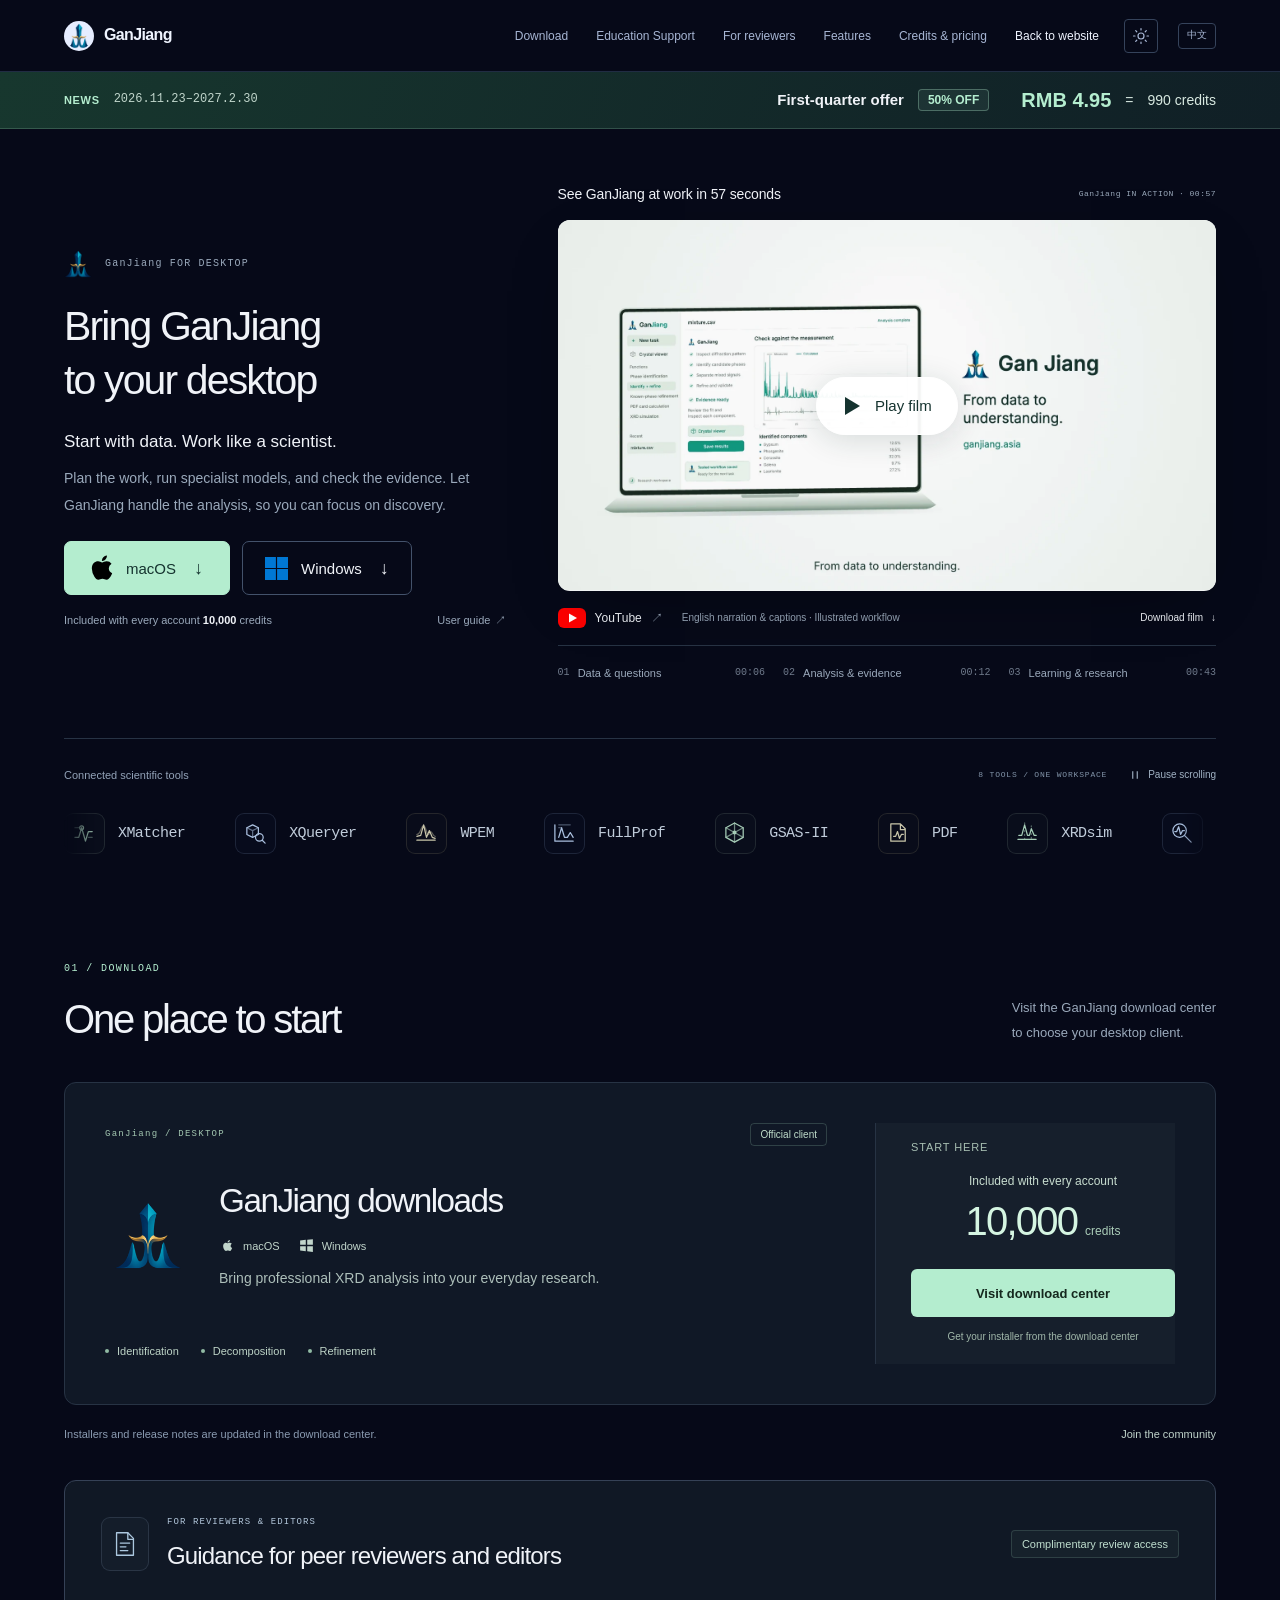
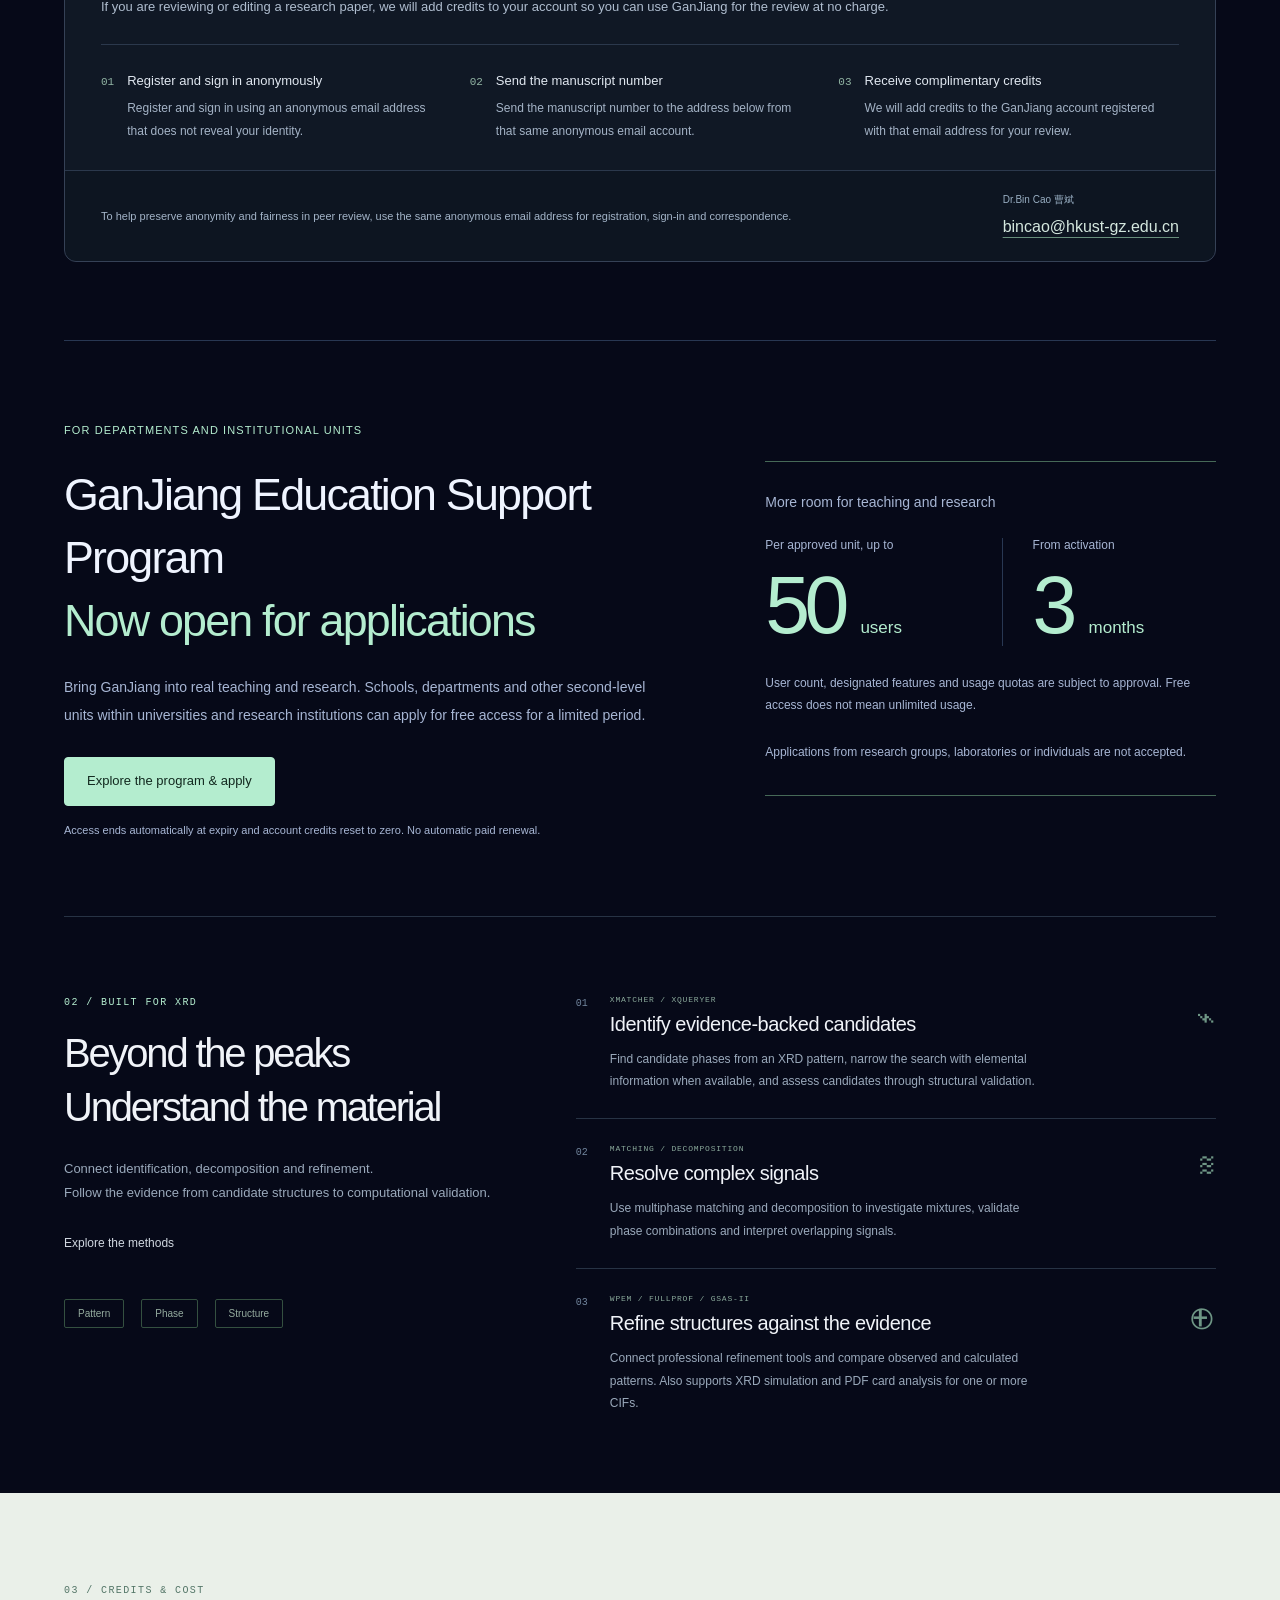
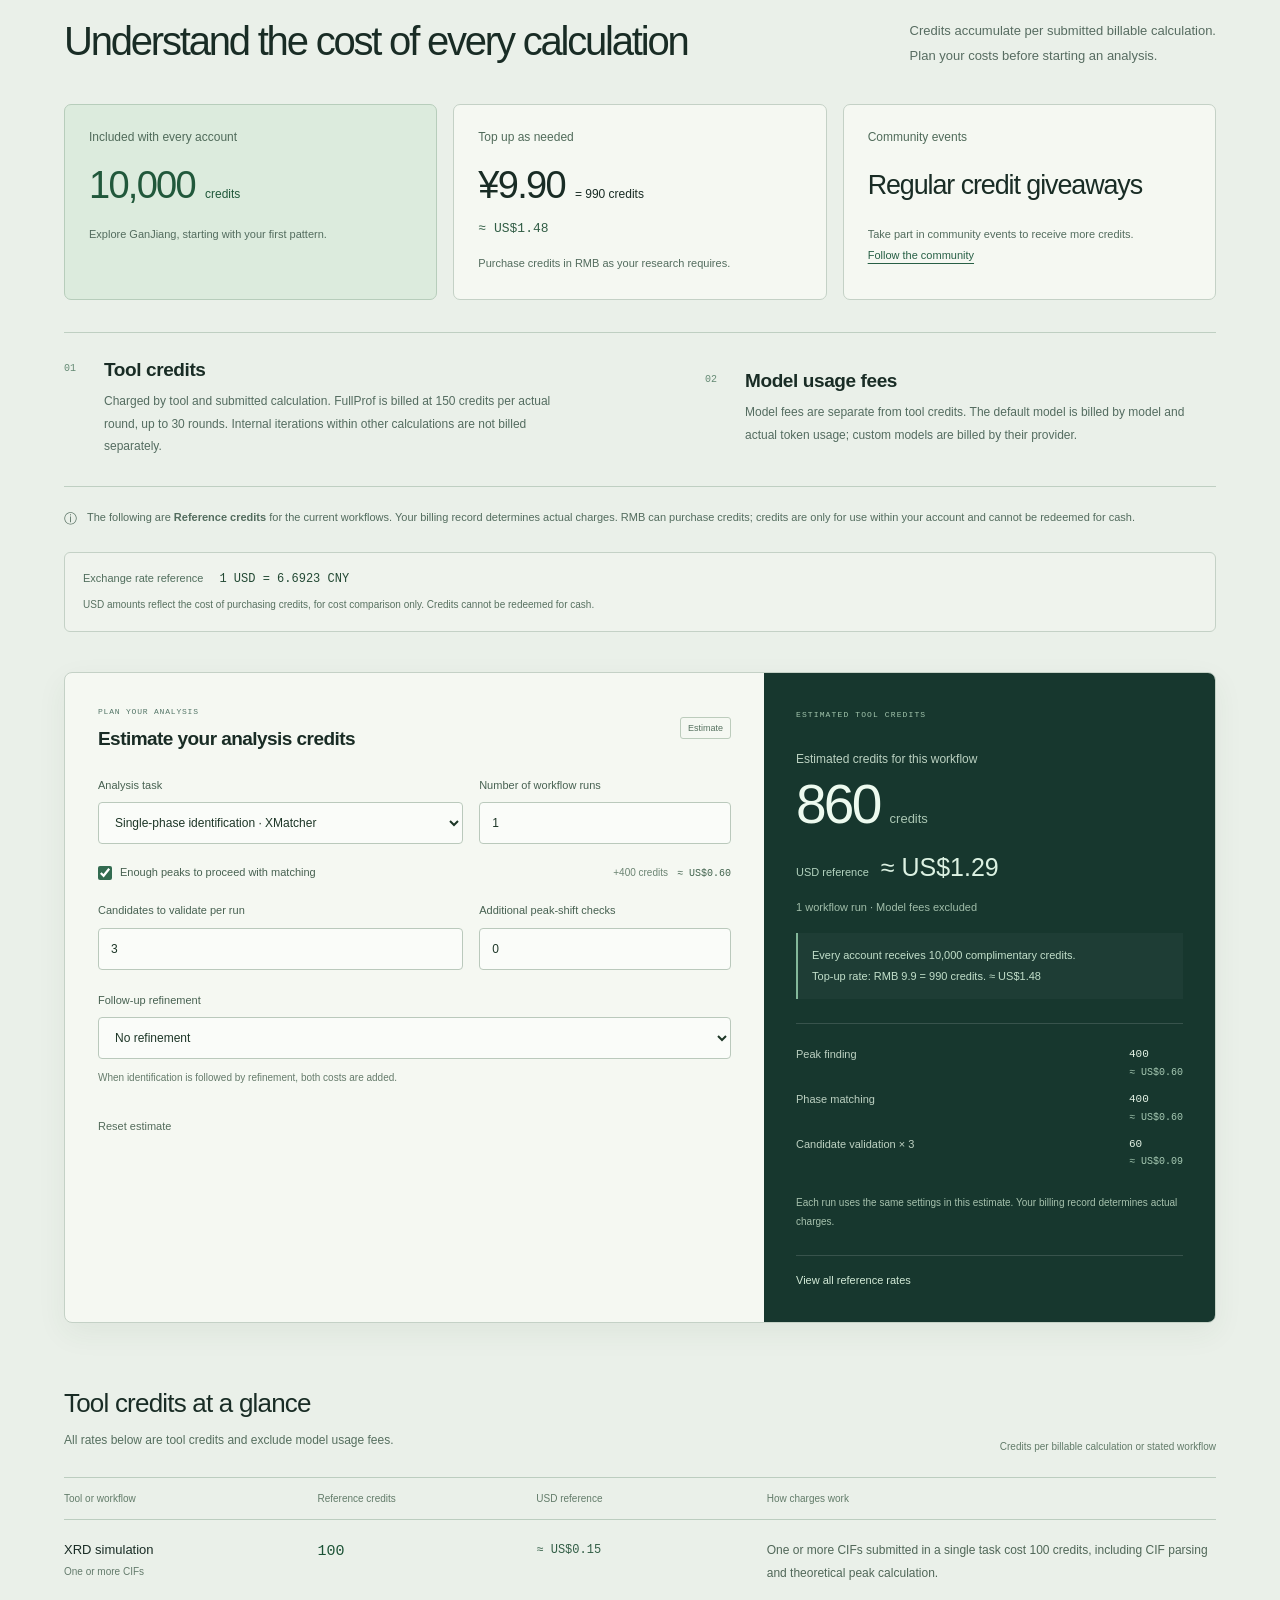
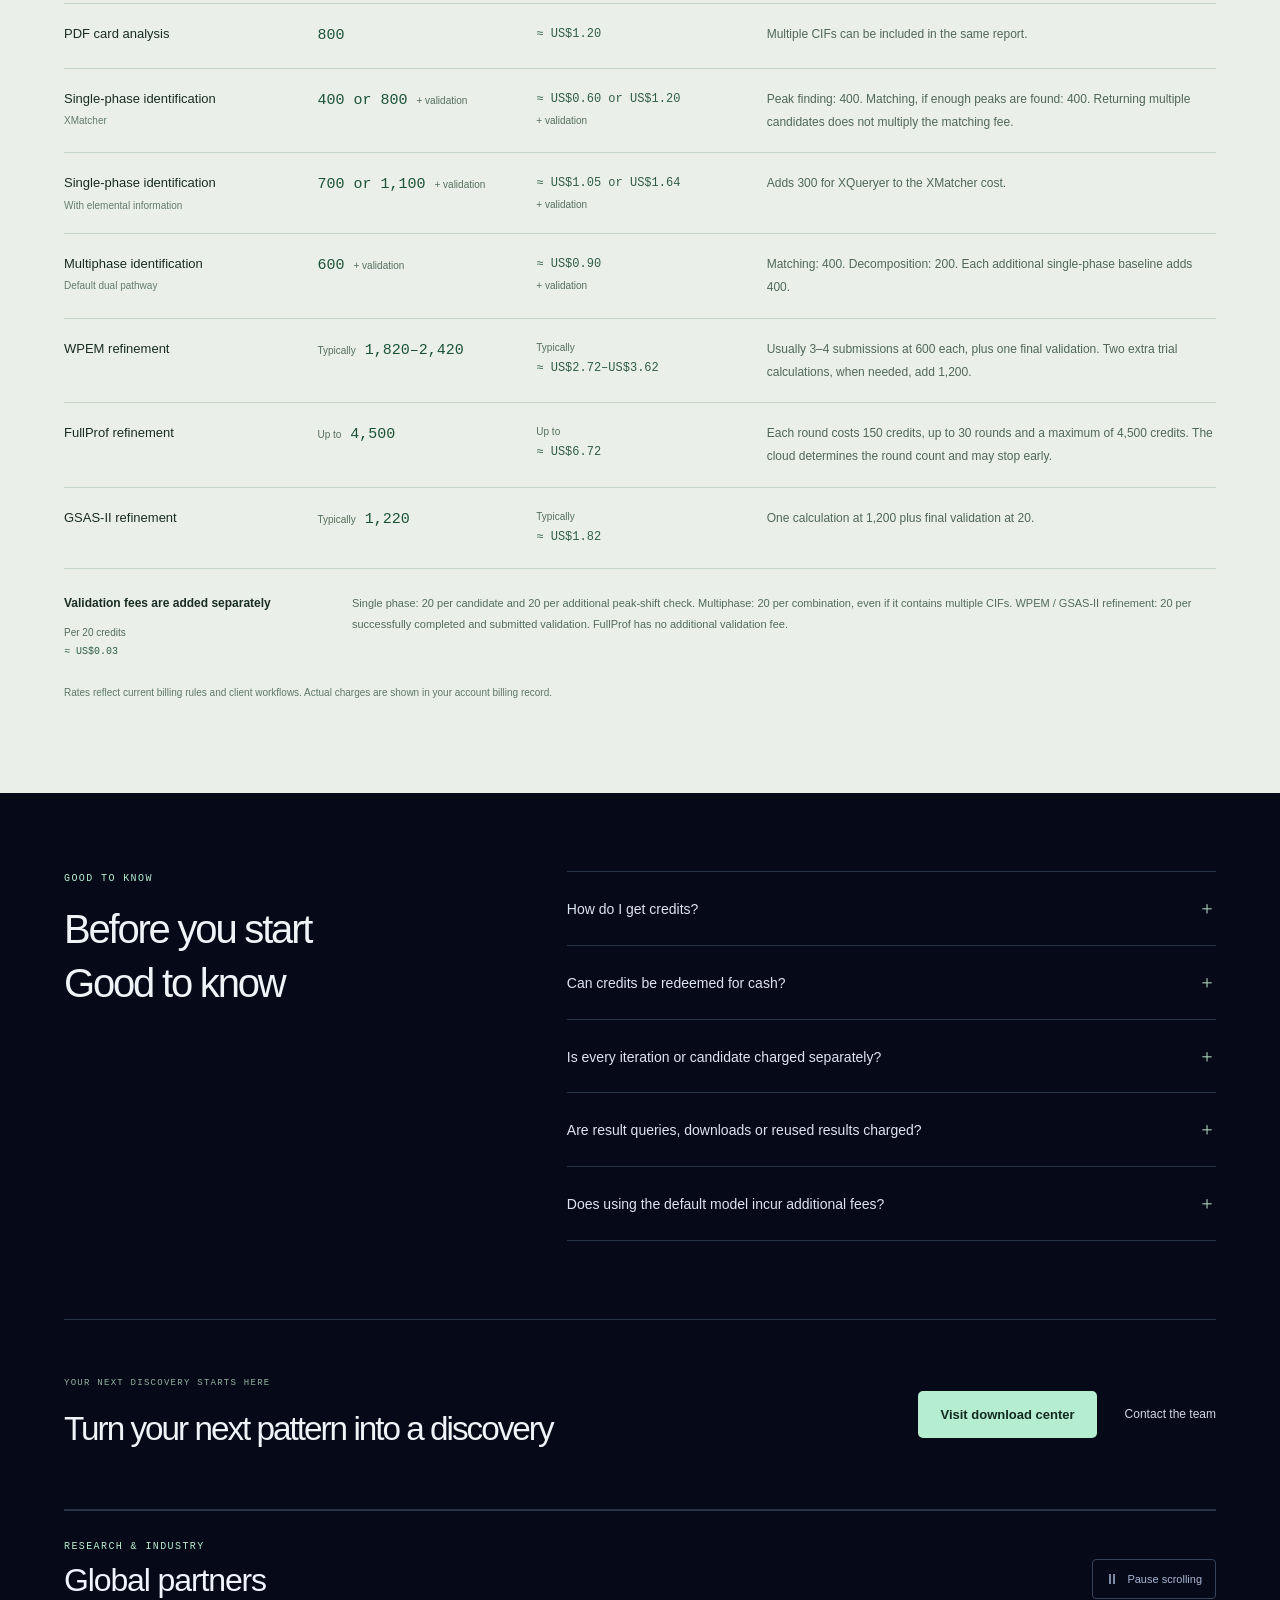
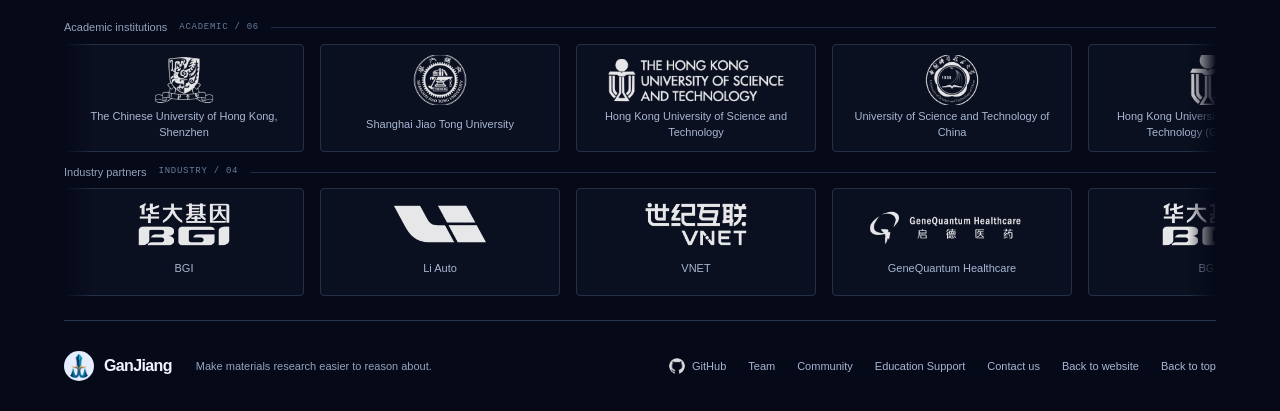
<file: apps/index.html>
<!doctype html>
<html lang="zh-CN">
  <head>
    <meta charset="UTF-8" />
    <meta name="viewport" content="width=device-width, initial-scale=1" />
    <meta name="theme-color" content="#060918" />
    <script src="../theme.js"></script>
    <meta name="description" content="下载干将 GanJiang 桌面客户端，了解 macOS、Windows 版本、XRD 物相识别与结构精修，以及计算工具积分和模型调用的收费方式。" />
    <meta property="og:title" content="下载干将 GanJiang · 让 XRD 分析进入你的工作台" />
    <meta property="og:description" content="macOS 与 Windows 客户端、XRD 分析能力、积分参考与任务费用估算。" />
    <meta property="og:type" content="website" />
    <meta property="og:image" content="https://ganjiang.asia/assets/video/ganjiang-scientist-film-poster.webp" />
    <title>下载干将 GanJiang · XRD 科学智能体</title>
    <link rel="icon" href="../assets/images/favicon.png" />
    <link rel="preload" as="image" href="../assets/video/ganjiang-scientist-film-poster.webp" type="image/webp" />
    <link rel="stylesheet" href="./apps.css" />
    <link rel="stylesheet" href="../site-chrome.css" />
    <link rel="stylesheet" href="./landing.css" />
    <link rel="stylesheet" href="../education.css" />
    <link rel="stylesheet" href="../theme.css" />
    <script defer src="./downloads.js"></script>
    <script defer src="./credits.js"></script>
    <script defer src="./money.js"></script>
    <script defer src="./locales.en.js"></script>
    <script defer src="./i18n.js"></script>
    <script defer src="./apps.js"></script>
    <script defer src="./product-film.js"></script>
    <script defer src="../partners.js"></script>
    <script defer src="../title-style.js"></script>
</head>
  <body class="download-page">
    <a class="skip-link" href="#main">跳到主要内容</a>
    <header class="site-header shared-header">
        <a class="brand" href="../index.html#home" aria-label="返回官网"><img class="brand-logo" src="../assets/images/logo-small.webp" width="30" height="30" alt="" /> GanJiang</a>
        <div class="header-actions"><button class="language-toggle" type="button" aria-label="Switch to English">EN</button><button class="menu-toggle" type="button" aria-label="打开导航" aria-expanded="false" aria-controls="navigation">菜单</button></div>
        <nav class="nav" id="navigation" aria-label="页面导航"><a href="#downloads">客户端下载</a><a href="#education">教育支持计划</a><a href="#reviewer-support">审稿支持</a><a href="#capabilities">功能介绍</a><a href="#pricing">积分与费用</a><a class="nav-home" href="../index.html#home">返回官网</a></nav>
    </header>
    <main id="main">
      <aside class="topup-news" aria-labelledby="topup-news-title">
        <div class="topup-news-inner shell">
          <div class="topup-news-meta"><span class="topup-news-label">最新消息</span><span class="topup-news-date">2026.11.23–2027.2.30</span></div>
          <div class="topup-news-offer"><h2 id="topup-news-title">首季优惠</h2><span class="topup-news-discount">五折</span></div>
          <p class="topup-news-value"><strong>人民币 4.95 元</strong><span aria-hidden="true">=</span><span>990 积分</span></p>
        </div>
      </aside>
      <section class="download-hero shell" aria-labelledby="hero-title">
        <div class="download-hero-intro">
          <div class="download-hero-heading">
            <div class="download-product"><img src="../assets/images/logo-small.webp" width="34" height="42" alt="" /><p class="eyebrow">GanJiang FOR DESKTOP</p></div>
            <h1 id="hero-title"><span>把干将，</span><span>带到你的工作台。</span></h1>
          </div>
          <div class="download-hero-copy">
            <p class="download-lead">从数据出发，像科学家一样分析。</p>
            <p class="download-description">规划步骤、调用专业模型、核对结果。让干将处理复杂的分析，把时间留给你的发现。</p>
            <div class="download-platforms">
              <a class="download-platform download-platform-primary" href="#downloads" data-download-jump aria-label="macOS：前往客户端下载区"><img src="./assets/platforms/apple.svg" width="22" height="26" alt="" /><span>macOS</span><span class="platform-arrow" aria-hidden="true">↓</span></a>
              <a class="download-platform" href="#downloads" data-download-jump aria-label="Windows：前往客户端下载区"><img src="./assets/platforms/windows.svg" width="23" height="23" alt="" /><span>Windows</span><span class="platform-arrow" aria-hidden="true">↓</span></a>
            </div>
            <div class="download-hero-footnote"><p><span>每个账户赠送</span> <strong>10,000</strong> <span>积分</span></p><a href="../booklet/index.html" data-download-manual>使用说明书 <span aria-hidden="true">↗</span></a></div>
          </div>
        </div>
        <figure id="product-film" class="product-film" aria-labelledby="product-film-title">
          <div class="product-film-heading"><h2 id="product-film-title">57 秒，看干将如何工作</h2><span>GanJiang IN ACTION · 00:57</span></div>
          <div class="product-film-screen">
            <video id="product-film-video" width="1920" height="1080" playsinline controls preload="none" poster="../assets/video/ganjiang-scientist-film-poster.webp" aria-label="干将 57 秒产品动画：数据分析、任务规划、计算验证与应用场景" tabindex="0">
              <source src="../assets/video/ganjiang-scientist-film-57s-en.mp4" type="video/mp4" />
              <a href="../assets/video/ganjiang-scientist-film-57s-en.mp4">下载短片</a>
            </video>
            <button class="product-film-cover" type="button" aria-controls="product-film-video" hidden><span class="product-film-play"><svg width="20" height="22" viewBox="0 0 20 22" aria-hidden="true"><path d="M3 2 18 11 3 20Z" fill="currentColor" /></svg><span data-film-play-label>播放短片</span></span></button>
          </div>
          <figcaption class="product-film-caption">
            <a class="product-film-youtube" href="https://www.youtube.com/watch?v=vPLoMgQSxSk" target="_blank" rel="noopener noreferrer" aria-label="在 YouTube 观看干将产品短片"><svg width="28" height="20" viewBox="0 0 28 20" aria-hidden="true"><rect width="28" height="20" rx="6" fill="#ff0000" /><path d="M11 5.5 19 10l-8 4.5Z" fill="#fff" /></svg><span>YouTube</span><span aria-hidden="true">↗</span></a>
            <p>英文配音与字幕 · 产品流程演示</p>
            <a class="product-film-download" href="../assets/video/ganjiang-scientist-film-57s-en.mp4" download>下载短片 <span aria-hidden="true">↓</span></a>
          </figcaption>
          <p id="product-film-status" role="status" hidden></p>
          <div class="product-film-chapters" role="group" aria-label="跳转至短片章节" hidden>
            <button type="button" data-film-time="6.5" aria-controls="product-film-video"><span>01</span><span>数据与问题</span><time>00:06</time></button>
            <button type="button" data-film-time="11.7" aria-controls="product-film-video"><span>02</span><span>分析与验证</span><time>00:12</time></button>
            <button type="button" data-film-time="42.7" aria-controls="product-film-video"><span>03</span><span>教学与研发</span><time>00:43</time></button>
          </div>
        </figure>
      </section>

      <section class="engine-band shell" aria-labelledby="engine-heading">
        <div class="engine-heading"><p id="engine-heading">连接专业计算工具</p><div class="engine-controls"><span>8 TOOLS / ONE WORKSPACE</span><button id="marquee-toggle" type="button" aria-pressed="false" aria-controls="tool-marquee" hidden><svg viewBox="0 0 16 16" fill="none" stroke="currentColor" stroke-width="1.5" aria-hidden="true"><path d="M5 3v10M11 3v10"/></svg><span>暂停滚动</span></button></div></div>
        <div class="engine-marquee" id="tool-marquee">
          <div class="engine-track">
            <ul class="engine-group" aria-label="支持的科学计算工具">
                <li><span class="tool-logo"><svg viewBox="0 0 26 26" fill="none" stroke="currentColor" stroke-width="1.3" stroke-linecap="round" stroke-linejoin="round" aria-hidden="true"><path d="M3 17h4l3-10 4 14 3-10h4"/><path d="M3 7h4m10 10h4" opacity=".45"/><circle cx="10" cy="7" r="2"/></svg></span><span>XMatcher</span></li>
                <li><span class="tool-logo"><svg viewBox="0 0 26 26" fill="none" stroke="currentColor" stroke-width="1.3" stroke-linecap="round" stroke-linejoin="round" aria-hidden="true"><path d="m4 7 6-3 6 3v7l-6 3-6-3Z"/><path d="m4 7 6 3 6-3m-6 3v7" opacity=".55"/><circle cx="17" cy="17" r="4"/><path d="m20 20 3 3"/></svg></span><span>XQueryer</span></li>
                <li><span class="tool-logo"><svg viewBox="0 0 26 26" fill="none" stroke="currentColor" stroke-width="1.3" stroke-linecap="round" stroke-linejoin="round" aria-hidden="true"><path d="M3 20h19M3 16l4-1 3-11 3 13 3-7 3 7 3 1"/><path d="M3 14c4 0 4-9 7-9s3 13 6 8 3 3 6 3" opacity=".45"/></svg></span><span>WPEM</span></li>
                <li><span class="tool-logo"><svg viewBox="0 0 26 26" fill="none" stroke="currentColor" stroke-width="1.3" stroke-linecap="round" stroke-linejoin="round" aria-hidden="true"><path d="M3 4v17h19M7 17l3-10 3 10h3l3-5 3 5"/><path d="M7 4h12M7 7h3" opacity=".4"/></svg></span><span>FullProf</span></li>
                <li><span class="tool-logo"><svg viewBox="0 0 26 26" fill="none" stroke="currentColor" stroke-width="1.3" stroke-linecap="round" stroke-linejoin="round" aria-hidden="true"><path d="m12 2 9 5v10l-9 5-9-5V7Z"/><path d="m3 7 9 5 9-5M12 12v10M12 2v10L3 17m9-5 9 5" opacity=".65"/><circle cx="12" cy="12" r="2" fill="currentColor" stroke="none"/></svg></span><span>GSAS-II</span></li>
                <li><span class="tool-logo"><svg viewBox="0 0 26 26" fill="none" stroke="currentColor" stroke-width="1.3" stroke-linecap="round" stroke-linejoin="round" aria-hidden="true"><path d="M5 3h10l5 5v13H5ZM15 3v6h5"/><path d="M8 16h2l2-5 2 7 2-4h2"/></svg></span><span>PDF</span></li>
                <li><span class="tool-logo"><svg viewBox="0 0 26 26" fill="none" stroke="currentColor" stroke-width="1.3" stroke-linecap="round" stroke-linejoin="round" aria-hidden="true"><path d="M3 19h19M4 15h3l3-11 3 11h2l2-7 3 7h2"/><path d="M10 2v19M17 5v16" stroke-dasharray="1 3" opacity=".45"/></svg></span><span>XRDsim</span></li>
                <li><span class="tool-logo"><svg viewBox="0 0 26 26" fill="none" stroke="currentColor" stroke-width="1.3" stroke-linecap="round" stroke-linejoin="round" aria-hidden="true"><circle cx="10" cy="10" r="7"/><path d="m15 15 7 7M5 11h2l2-5 2 8 2-4h2"/></svg></span><span>XRDinspector</span></li>
            </ul>
          </div>
        </div>
      </section>

      <section id="downloads" class="section shell" aria-labelledby="download-title">
        <div class="section-heading"><div><p class="eyebrow">01 / DOWNLOAD</p><h2 id="download-title">一个入口，开启你的研究</h2></div><p>前往干将下载中心，<br />选择适合你的桌面版本。</p></div>
        <article class="download-portal" aria-labelledby="portal-title">
          <div class="portal-content">
            <div class="portal-topline"><p class="eyebrow">GanJiang / DESKTOP</p><span class="portal-badge">官方客户端</span></div>
            <div class="portal-identity"><div class="portal-logo"><img src="../assets/images/logo-small.webp" width="70" height="84" alt="" /></div><div><h3 id="portal-title">干将下载中心</h3><div class="portal-platforms" aria-label="支持的平台"><span><svg viewBox="0 0 24 24" aria-hidden="true"><path d="M16.4 12.8c0-2 1.6-3 1.7-3.1-1-1.4-2.4-1.6-2.9-1.6-1.2-.1-2.4.7-3 .7s-1.5-.7-2.5-.7c-1.3 0-2.5.8-3.2 1.9-1.4 2.4-.4 6 1 8 .7.9 1.4 1.8 2.4 1.7 1 0 1.4-.6 2.6-.6s1.6.6 2.6.6 1.7-.9 2.3-1.8c.8-1.1 1.1-2.2 1.1-2.3-.1 0-2.1-.8-2.1-2.8ZM14.5 6.8c.5-.7.9-1.6.8-2.5-.8 0-1.8.5-2.4 1.2-.5.5-1 1.5-.8 2.4.9.1 1.8-.4 2.4-1.1Z"/></svg>macOS</span><span><svg viewBox="0 0 24 24" aria-hidden="true"><path d="m3 5 8-1v7H3Zm10-1 8-1v8h-8ZM3 13h8v7l-8-1Zm10 0h8v8l-8-1Z"/></svg>Windows</span></div><p>把专业的 XRD 分析能力，带到你的日常研究中。</p></div></div>
            <ul class="portal-capabilities" aria-label="核心分析能力"><li>物相识别</li><li>多相分解</li><li>结构精修</li></ul>
          </div>
          <div class="portal-action">
            <p class="portal-action-label">从这里开始</p>
            <p class="portal-welcome">每个账户赠送<br /><strong>10,000</strong><span>积分</span></p>
            <a class="download-button" href="https://ganjiang.yangtzeailab.com/" data-download aria-describedby="download-help"><span>前往下载中心</span></a>
            <p class="portal-action-note" id="download-help">统一前往下载中心获取安装包</p>
          </div>
        </article>
        <div class="download-footnote"><p>安装包与发布说明均在下载中心更新。</p><a href="../index.html#beta">加入用户社区</a></div>

        <aside class="reviewer-support" id="reviewer-support" aria-labelledby="reviewer-title">
          <div class="reviewer-heading">
            <span class="reviewer-mark" aria-hidden="true"><svg viewBox="0 0 32 32" fill="none" stroke="currentColor" stroke-width="1.4" stroke-linecap="round" stroke-linejoin="round"><path d="M7 4h12l6 6v18H7Z"/><path d="M19 4v7h6M11 15h10M11 19h6M11 23h8"/></svg></span>
            <div><p class="eyebrow">FOR REVIEWERS &amp; EDITORS</p><h3 id="reviewer-title">研究论文同行评审须知</h3></div>
            <span class="reviewer-badge">审稿免费支持</span>
          </div>
          <p class="reviewer-intro">如果您是文章的审稿人或编辑，我们会为您的账户充值积分，支持您免费使用干将开展审稿工作，无需付费。</p>
          <ol class="reviewer-steps">
            <li><span class="reviewer-step-number" aria-hidden="true">01</span><div><h4>匿名注册与登录</h4><p>请使用不含个人身份信息的匿名邮箱注册并登录干将。</p></div></li>
            <li><span class="reviewer-step-number" aria-hidden="true">02</span><div><h4>发送文章编号</h4><p>使用同一匿名邮箱，将文章编号发送至下方联系邮箱。</p></div></li>
            <li><span class="reviewer-step-number" aria-hidden="true">03</span><div><h4>获取免费积分</h4><p>我们将为该邮箱对应的账户充值积分，供审稿使用。</p></div></li>
          </ol>
          <div class="reviewer-contact"><p>为维护同行评审的匿名性与公平性，<br class="desktop-break" />请在注册、登录与邮件联系时始终使用同一匿名邮箱。</p><div><span>Dr.Bin Cao 曹斌</span><a href="mailto:bincao@hkust-gz.edu.cn">bincao@hkust-gz.edu.cn</a></div></div>
        </aside>
      </section>

      <section id="education" class="education-home shell" aria-labelledby="education-title">
        <div class="education-home-copy">
          <p class="edu-eyebrow">面向高校与科研机构的院系或二级机构</p>
          <h2 id="education-title">干将教育支持计划<br /><em>正式启动</em></h2>
          <p class="edu-intro">让更多教师、研究人员和学生，在真实的课堂与研究中用上干将。面向高校、科研机构所属的院系或二级机构，提供限期免费使用支持。</p>
          <div class="edu-actions"><a class="edu-button" href="../education.html">了解计划与申请</a><span class="edu-action-note">到期自动结束，账户积分清零，不自动转付费</span></div>
        </div>
        <div class="edu-offer">
          <p class="edu-offer-title">为教学与科研，留一份探索空间</p>
          <dl class="edu-stats"><div><dt>每个获批单位最多支持</dt><dd>50 <span>人</span></dd></div><div><dt>自开通之日起</dt><dd>3 <span>个月</span></dd></div></dl>
          <p class="edu-offer-note">具体人数、指定功能及使用额度以审核结果为准，免费支持不等于无限量使用。</p>
          <p class="edu-offer-note">不接受课题组、实验室或个人申请。</p>
        </div>
      </section>

      <section id="capabilities" class="section capability-section shell" aria-labelledby="capabilities-title">
        <div class="capability-intro"><p class="eyebrow">02 / BUILT FOR XRD</p><h2 id="capabilities-title">不止看见峰<br />更要读懂材料</h2><p>把识别、分解与精修连接起来。<br />从候选结构到计算校验，让结论有迹可循。</p><a class="text-link" href="../film.html#system">深入了解分析方法</a><div class="workflow-line" aria-label="输入图谱，识别物相，校验结构"><span>图谱</span><span>物相</span><span>结构</span></div></div>
        <div class="capability-list">
          <article><span class="step-number">01</span><div><p class="tool-label">XMATCHER / XQUERYER</p><h3>识别，让候选有依据</h3><p>从 XRD 图谱寻找候选物相；有元素信息时结合条件检索，再通过结构校验逐步判断。</p></div><span class="feature-mark" aria-hidden="true">⌁</span></article>
          <article><span class="step-number">02</span><div><p class="tool-label">MATCHING / DECOMPOSITION</p><h3>分解，把复杂信号展开</h3><p>通过多相匹配与分解处理混合物相，按组合进行校验，进一步理解重叠信号。</p></div><span class="feature-mark" aria-hidden="true">≋</span></article>
          <article><span class="step-number">03</span><div><p class="tool-label">WPEM / FULLPROF / GSAS-II</p><h3>精修，让结构经得起对照</h3><p>衔接专业精修工具，结合实测与计算图谱检验结构。也支持单个或多个 CIF 的 XRD 模拟与 PDF 卡分析。</p></div><span class="feature-mark" aria-hidden="true">⊕</span></article>
        </div>
      </section>

      <section id="pricing" class="pricing-section" aria-labelledby="pricing-title">
        <div class="shell">
          <div class="section-heading"><div><p class="eyebrow">03 / CREDITS & COST</p><h2 id="pricing-title">每一次计算<br class="mobile-break" />都有清楚的账</h2></div><p>按实际提交的收费计算累计。<br />先理解计费，再开始分析。</p></div>
          <div class="credit-benefits" aria-label="积分获取方式">
            <article class="credit-benefit credit-benefit-gift"><h3>每个账户赠送</h3><p class="benefit-value">10,000 <span>积分</span></p><p>从第一张图谱开始，探索干将的分析能力。</p></article>
            <article class="credit-benefit"><h3>按需充值</h3><p class="benefit-value">¥9.90 <span>= 990 积分</span></p><p class="topup-usd" data-usd-credits="990">≈ US$1.48</p><p>人民币兑换积分，按你的研究需要补充。</p></article>
            <article class="credit-benefit"><h3>社区活动</h3><p class="benefit-value benefit-value-text">定期赠送积分</p><p>参与社区活动，获取更多积分。<a href="../index.html#beta">关注用户社区</a></p></article>
          </div>
          <div class="billing-model"><div><span class="billing-number">01</span><h3>计算工具积分</h3><p>按功能与实际提交次数计费；FullProf 按实际轮数计费，每轮 150 积分，最多 30 轮。其他计算内部的迭代，不按迭代次数重复收费。</p></div><div><span class="billing-number">02</span><h3>模型调用费用</h3><p>模型费用另计，不包含在工具积分中。默认模型按所用模型和实际 Token 用量计费；自定义模型由对应服务商计费。</p></div></div>
          <div class="pricing-note"><span aria-hidden="true">ⓘ</span><p>以下为当前流程的<strong>积分参考</strong>，实际扣费以账单明细为准。人民币可以兑换积分，积分仅用于账号内消耗，不可兑换回人民币。</p></div>

          <div class="exchange-note"><div><span>汇率参考</span><strong id="exchange-rate">1 USD = 6.6923 CNY</strong></div><p>美元金额按积分充值比例折算，仅供费用比较，不代表积分可以兑换现金。</p></div>

          <div class="estimator" id="estimator">
            <div class="estimator-form">
              <div class="estimator-heading"><div><p class="eyebrow">PLAN YOUR ANALYSIS</p><h3>算一算，这次分析要多少积分</h3></div><span class="reference-tag">参考估算</span></div>
              <form id="credit-form">
                <div class="form-row"><label>分析任务<select id="task" name="task"><option value="single">单相识别 · XMatcher</option><option value="element">单相识别 · 有元素条件</option><option value="multi">多相识别 · 默认双通道</option><option value="simulation">XRD 模拟 · 单个 / 多个 CIF</option><option value="pdf">PDF 卡分析</option><option value="refinement">仅结构精修</option></select></label><label>同一流程重复次数<input id="quantity" name="quantity" type="number" min="1" max="10000" step="1" value="1" inputmode="numeric" /></label></div>
                <div id="single-options" class="task-options"><label class="check-field"><input id="match" type="checkbox" checked />峰数足够，继续执行匹配 <span class="check-cost"><span>＋400 积分</span><small class="usd-amount" data-usd-credits="400">≈ US$0.60</small></span></label><div class="form-row"><label>每次校验的候选数<input id="candidates" type="number" min="0" max="10000" step="1" value="3" inputmode="numeric" /></label><label>额外峰位偏移校验次数<input id="shifts" type="number" min="0" max="10000" step="1" value="0" inputmode="numeric" /></label></div></div>
                <div id="multi-options" class="task-options" hidden><div class="form-row"><label>每次校验的组合数<input id="combinations" type="number" min="0" max="10000" step="1" value="1" inputmode="numeric" /></label><label>补查单相基线次数<input id="baselines" type="number" min="0" max="10000" step="1" value="0" inputmode="numeric" /></label></div></div>
                <label class="refinement-field">衔接结构精修<select id="refinement" name="refinement"><option value="none">不追加精修</option><option value="gsas" data-usd-credits="1220" data-usd-label="GSAS-II · 通常 1,220 积分">GSAS-II · 通常 1,220 积分</option><option value="wpem" data-usd-credits="1820" data-usd-other="2420" data-usd-label="WPEM · 通常 1,820–2,420 积分">WPEM · 通常 1,820–2,420 积分</option><option value="fullprof" data-usd-credits="4500" data-usd-label="FullProf · 最多 4,500 积分">FullProf · 最多 4,500 积分</option></select></label>
                <div id="wpem-options" class="task-options" hidden><label>预计 WPEM 提交次数<select id="wpem-runs"><option value="3" data-usd-credits="1820" data-usd-label="3 次 · 含最终校验共 1,820 积分">3 次 · 含最终校验共 1,820 积分</option><option value="4" data-usd-credits="2420" data-usd-label="4 次 · 含最终校验共 2,420 积分">4 次 · 含最终校验共 2,420 积分</option></select></label><label class="check-field"><input id="wpem-extra" type="checkbox" />补做两次试算 <span class="check-cost"><span>＋1,200 积分</span><small class="usd-amount" data-usd-credits="1200">≈ US$1.79</small></span></label></div>
                <p class="form-hint" id="refinement-hint">识别与精修连续执行时，两部分费用相加。</p>
                <button class="reset-button" type="reset">重置估算</button>
              </form>
              <noscript><p class="no-script-note">启用 JavaScript 后可使用交互估算；下方积分表可直接查阅。</p></noscript>
            </div>
            <div class="estimate-result" aria-live="polite" aria-atomic="true"><p class="eyebrow">ESTIMATED TOOL CREDITS</p><p class="estimate-label" id="estimate-label">本次流程参考积分</p><div class="estimate-total"><output id="credit-total" for="task quantity match candidates shifts combinations baselines refinement wpem-runs wpem-extra">860</output><span>积分</span></div><div class="estimate-usd"><span>美元参考</span><output id="usd-total" for="task quantity match candidates shifts combinations baselines refinement wpem-runs wpem-extra">≈ US$1.29</output></div><p id="estimate-scope">1 次流程 · 不含模型调用费用</p><p class="estimate-credit-note">每个账户赠送 10,000 积分。<br />充值比例：人民币 9.9 元 = 990 积分。 <span class="usd-amount" data-usd-credits="990">≈ US$1.48</span></p><div class="result-rule"></div><dl id="credit-breakdown"><div><dt>寻峰</dt><dd>400<small>≈ US$0.60</small></dd></div><div><dt>物相匹配</dt><dd>400<small>≈ US$0.60</small></dd></div><div><dt>候选校验 × 3</dt><dd>60<small>≈ US$0.09</small></dd></div></dl><p class="estimate-disclaimer" id="estimate-disclaimer">各次流程按相同配置估算，实际扣费以账单明细为准。</p><a href="#credit-reference">查看完整积分参考</a></div>
          </div>

          <div class="reference-heading" id="credit-reference"><div><h3>功能积分，一目了然</h3><p>以下均为计算工具积分，不含模型调用费用。</p></div><span>积分 / 次收费计算或所述流程</span></div>
          <div class="table-scroll" role="region" aria-label="功能积分参考表，可横向滚动" tabindex="0"><table><thead><tr><th scope="col">功能</th><th scope="col">积分参考</th><th scope="col">美元参考</th><th scope="col">怎么计算</th></tr></thead><tbody>
            <tr><th scope="row">XRD 模拟 <span>单个 / 多个 CIF</span></th><td>100</td><td class="usd-reference"><span class="usd-amount" data-usd-credits="100">≈ US$0.15</span></td><td>单个或多个 CIF 在同一次任务中提交，均为 100 积分，包含 CIF 解析和理论峰计算。</td></tr>
            <tr><th scope="row">PDF 卡分析</th><td>800</td><td class="usd-reference"><span class="usd-amount" data-usd-credits="800">≈ US$1.20</span></td><td>同一次报告可提交多个 CIF。</td></tr>
            <tr><th scope="row">单相识别 <span>XMatcher</span></th><td>400 或 800 <small>＋校验费</small></td><td class="usd-reference"><span class="usd-amount" data-usd-credits="400" data-usd-other="800" data-usd-join="or">≈ US$0.60 / US$1.20</span><small>＋校验费</small></td><td>寻峰 400；峰数足够再匹配 400。一次返回多个候选，不按候选数重复收匹配费。</td></tr>
            <tr><th scope="row">单相识别 <span>有元素条件</span></th><td>700 或 1,100 <small>＋校验费</small></td><td class="usd-reference"><span class="usd-amount" data-usd-credits="700" data-usd-other="1100" data-usd-join="or">≈ US$1.05 / US$1.64</span><small>＋校验费</small></td><td>在 XMatcher 费用上增加 XQueryer 300。</td></tr>
            <tr><th scope="row">多相识别 <span>默认双通道</span></th><td>600 <small>＋校验费</small></td><td class="usd-reference"><span class="usd-amount" data-usd-credits="600">≈ US$0.90</span><small>＋校验费</small></td><td>匹配 400＋分解 200；如需补查单相基线，每次再加 400。</td></tr>
            <tr><th scope="row">WPEM 精修</th><td><small>通常</small> 1,820–2,420</td><td class="usd-reference"><small>通常</small><span class="usd-amount" data-usd-credits="1820" data-usd-other="2420">≈ US$2.72–US$3.62</span></td><td>通常提交 3–4 次，每次 600；含一次最终校验。特殊情况补做两次试算，可再增加 1,200。</td></tr>
            <tr><th scope="row">FullProf 精修</th><td><small>最多</small> 4,500</td><td class="usd-reference"><small>最多</small><span class="usd-amount" data-usd-credits="4500">≈ US$6.72</span></td><td>每轮 150 积分，最多 30 轮，最高 4,500 积分。轮数由云端决定，可能提前停止。</td></tr>
            <tr><th scope="row">GSAS-II 精修</th><td><small>通常</small> 1,220</td><td class="usd-reference"><small>通常</small><span class="usd-amount" data-usd-credits="1220">≈ US$1.82</span></td><td>一次计算 1,200＋一次最终校验 20。</td></tr>
          </tbody></table></div>
          <div class="validation-note"><div><strong>校验费用单独累计</strong><p class="validation-usd"><span>每 20 积分</span> <span class="usd-amount" data-usd-credits="20">≈ US$0.03</span></p></div><p>单相：每个候选 20 积分，额外峰位偏移校验每次再加 20。多相：每个组合 20 积分，组合内多个 CIF 仍算一次。WPEM / GSAS-II 精修：每成功完成并提交一次校验，计 20 积分。FullProf 不另加校验费。</p></div>
          <p class="reference-footnote">功能积分按当前计费规则与客户端流程整理，实际扣费以账号账单明细为准。</p>
        </div>
      </section>

      <section class="section faq-section shell" aria-labelledby="faq-title"><div><p class="eyebrow">GOOD TO KNOW</p><h2 id="faq-title">开始之前<br />你可能想知道</h2></div><div class="faq-list">
        <details><summary>如何获取积分？<span aria-hidden="true">＋</span></summary><p>每个账户赠送 10,000 积分。需要更多积分时，可按人民币 9.9 元 = 990 积分的比例充值；社区也会定期举办活动赠送积分。</p></details>
        <details><summary>积分可以兑换回人民币吗？<span aria-hidden="true">＋</span></summary><p>不可以。人民币可以兑换为积分，积分只能在账号内消耗，不能兑换回人民币。</p></details>
        <details><summary>任务里的每次迭代、每个候选都会收费吗？<span aria-hidden="true">＋</span></summary><p>一次计算内部的迭代不按迭代次数收费；另行提交收费计算才会累计费用。XMatcher 一次返回多个候选，不按候选数重复收匹配费，但分别进行的结构校验按实际次数收费。</p></details>
        <details><summary>查询结果、下载文件或者复用结果要收费吗？<span aria-hidden="true">＋</span></summary><p>查询结果、下载文件不额外收取计算积分。复用已有结果且没有重新提交计算时，不新增计算费用；若过程中实际调用了模型，模型费用仍另行计算。</p></details>
        <details><summary>使用默认模型，还会产生额外费用吗？<span aria-hidden="true">＋</span></summary><p>会。只要实际调用模型，就会按照所用模型和实际 Token 用量计费，这部分不包含在计算工具积分中。使用自定义模型时，由对应模型服务商计费。</p></details>
      </div></section>

      <section class="closing shell"><div><p class="eyebrow">YOUR NEXT DISCOVERY STARTS HERE</p><h2>让下一张图谱<br class="mobile-break" />成为新的发现</h2></div><div><a class="button button-primary" href="#downloads" data-download-jump>前往下载中心</a><a class="text-link" href="../team.html#sales-contact">联系团队</a></div></section>
    </main>
    <section class="global-partners" id="global-partners" data-partners aria-labelledby="partners-title">
      <div class="partners-heading">
        <div><p class="partners-kicker">RESEARCH &amp; INDUSTRY</p><h2 id="partners-title" data-partner-copy="title">全球合作伙伴</h2></div>
        <button class="partners-toggle" type="button" data-partners-toggle aria-pressed="false" aria-controls="partners-academic partners-industry" hidden><svg viewBox="0 0 12 12" aria-hidden="true"><path class="partners-pause" d="M4 1v10M8 1v10"/><path class="partners-play" d="m3 1 7 5-7 5Z"/></svg><span>暂停滚动</span></button>
      </div>
      <div class="partners-row partners-row-academic">
        <h3 class="partners-row-heading" id="partners-academic-title"><span data-partner-copy="academic">学术机构</span><small>ACADEMIC / 06</small></h3>
        <div class="partners-viewport" id="partners-academic" role="region" aria-labelledby="partners-academic-title" tabindex="0">
          <div class="partners-track"><ul class="partners-list">
            <li class="partner-card"><span class="partner-logo"><img src="../assets/partners/cuhk-shenzhen.png" width="128" height="128" loading="lazy" decoding="async" alt="" /></span><span data-partner-copy="cuhk">香港中文大学（深圳）</span></li>
            <li class="partner-card"><span class="partner-logo"><img src="../assets/partners/sjtu.png" width="128" height="128" loading="lazy" decoding="async" alt="" /></span><span data-partner-copy="sjtu">上海交通大学</span></li>
            <li class="partner-card"><span class="partner-logo partner-logo-wide"><img src="../assets/partners/hkust.png" width="128" height="128" loading="lazy" decoding="async" alt="" /></span><span data-partner-copy="hkust">香港科技大学</span></li>
            <li class="partner-card"><span class="partner-logo"><img src="../assets/partners/ustc.png" width="128" height="128" loading="lazy" decoding="async" alt="" /></span><span data-partner-copy="ustc">中国科学技术大学</span></li>
            <li class="partner-card"><span class="partner-logo"><img src="../assets/partners/hkust-guangzhou.webp" width="128" height="128" loading="lazy" decoding="async" alt="" /></span><span data-partner-copy="hkustgz">香港科技大学（广州）</span></li>
            <li class="partner-card"><span class="partner-logo"><img src="../assets/partners/cas.webp" width="128" height="128" loading="lazy" decoding="async" alt="" /></span><span data-partner-copy="cas">中国科学院</span></li>
          </ul></div>
        </div>
      </div>
      <div class="partners-row partners-row-industry">
        <h3 class="partners-row-heading" id="partners-industry-title"><span data-partner-copy="industry">产业伙伴</span><small>INDUSTRY / 04</small></h3>
        <div class="partners-viewport" id="partners-industry" role="region" aria-labelledby="partners-industry-title" tabindex="0">
          <div class="partners-track"><ul class="partners-list">
            <li class="partner-card"><span class="partner-logo partner-logo-industry"><img src="../assets/partners/bgi.png" width="128" height="128" loading="lazy" decoding="async" alt="" /></span><span data-partner-copy="bgi">华大基因</span></li>
            <li class="partner-card"><span class="partner-logo partner-logo-industry"><img src="../assets/partners/li-auto.png" width="128" height="128" loading="lazy" decoding="async" alt="" /></span><span data-partner-copy="li">理想汽车</span></li>
            <li class="partner-card"><span class="partner-logo partner-logo-industry"><img src="../assets/partners/vnet.png" width="128" height="128" loading="lazy" decoding="async" alt="" /></span><span data-partner-copy="vnet">世纪互联</span></li>
            <li class="partner-card"><span class="partner-logo partner-logo-wide"><img src="../assets/partners/genequantum.png" width="128" height="128" loading="lazy" decoding="async" alt="" /></span><span data-partner-copy="genequantum">启德医药</span></li>
          </ul></div>
        </div>
      </div>
    </section>
    <footer class="shared-footer">
      <div class="footer-identity"><a class="brand" href="../index.html#home" aria-label="返回官网"><img class="brand-logo" src="../assets/images/logo-small.webp" width="30" height="30" alt="" /> GanJiang</a><p data-i18n="footerTagline">让材料研究的判断更清楚。</p></div>
      <div class="footer-links" aria-label="页脚链接"><a href="https://github.com/DeltaGanjiang" target="_blank" rel="noreferrer"><img src="../assets/images/github.webp" width="16" height="16" alt="" />GitHub</a><a href="../team.html" data-i18n="navTeam">团队成员</a><a href="../index.html#beta" data-design-copy="footerCommunity">用户社区</a><a href="../education.html">教育支持计划</a><a href="mailto:ganjiang@yzailab.com" data-i18n="projectEmail">联系我们</a><a href="../index.html#home" data-design-copy="backWebsite">返回官网</a><a href="#main" data-i18n="backToTop">回到顶部</a></div>
    </footer>
  </body>
</html>
</file>
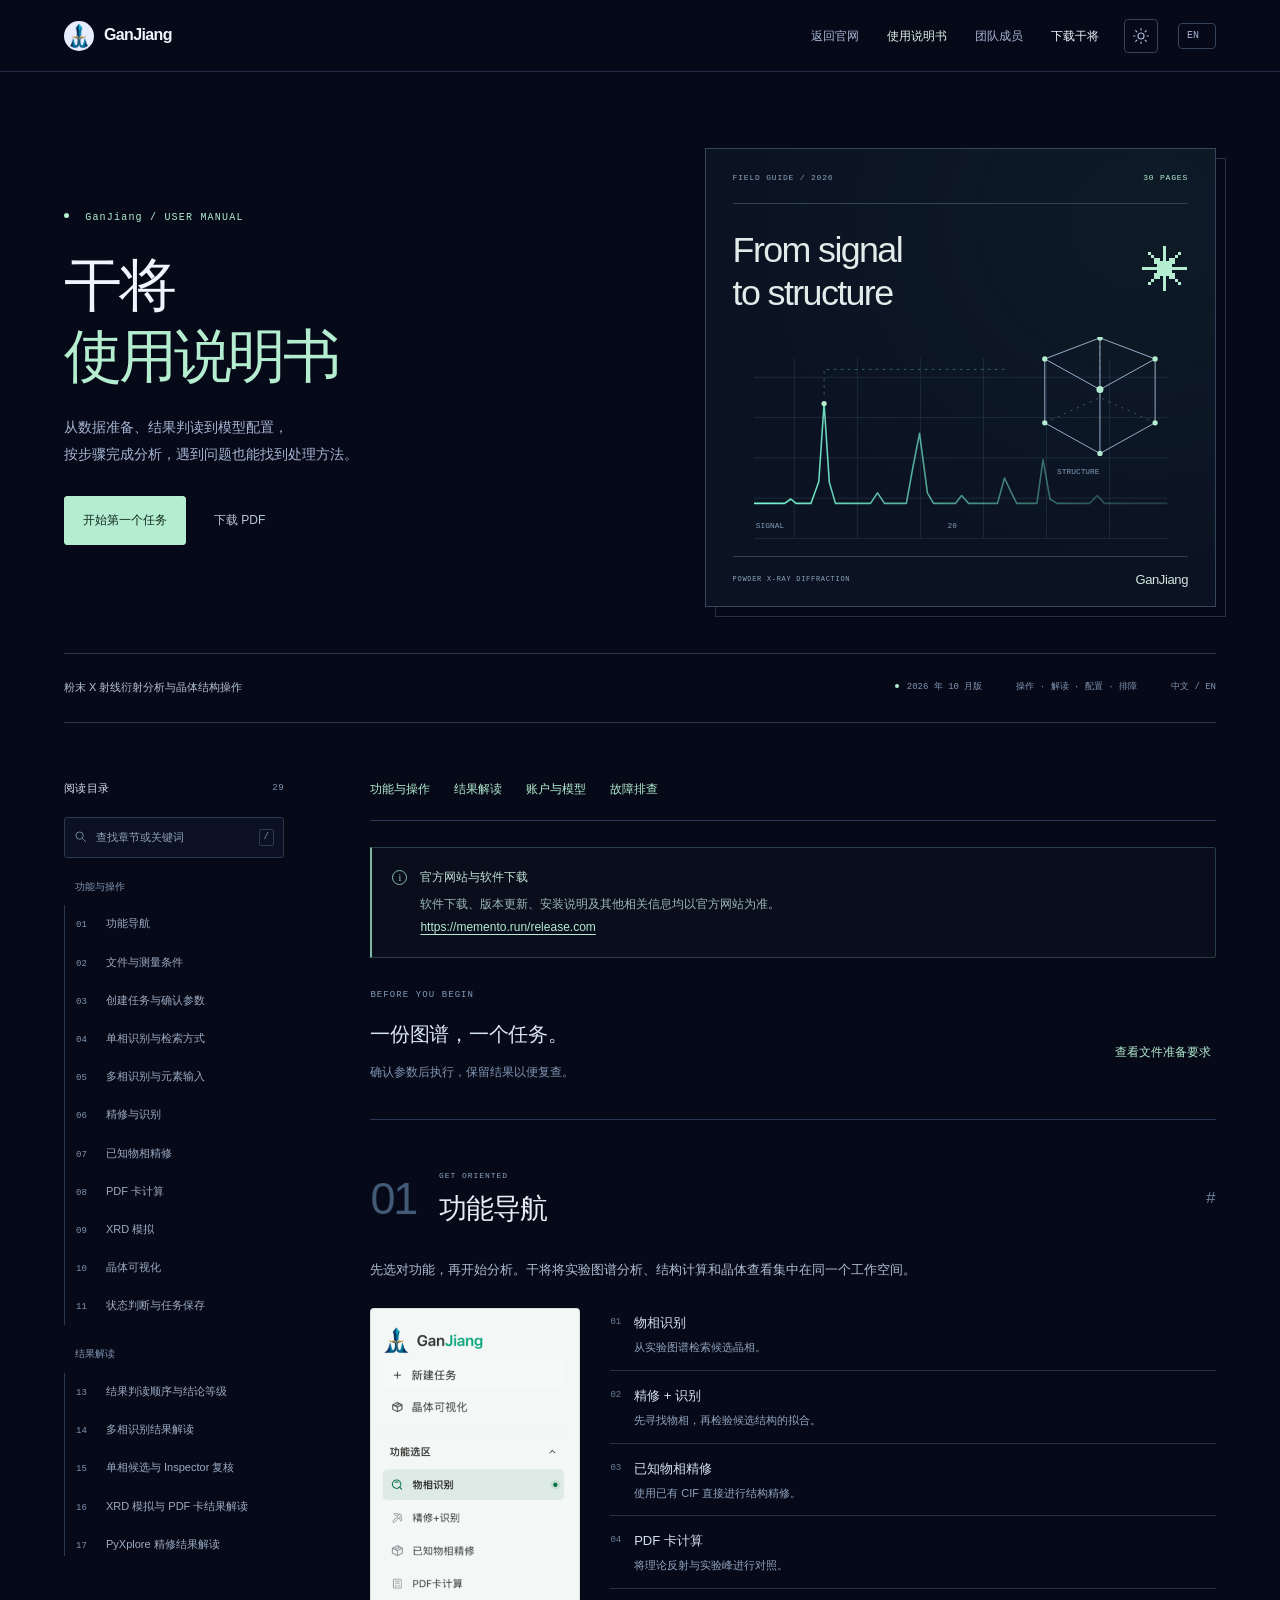
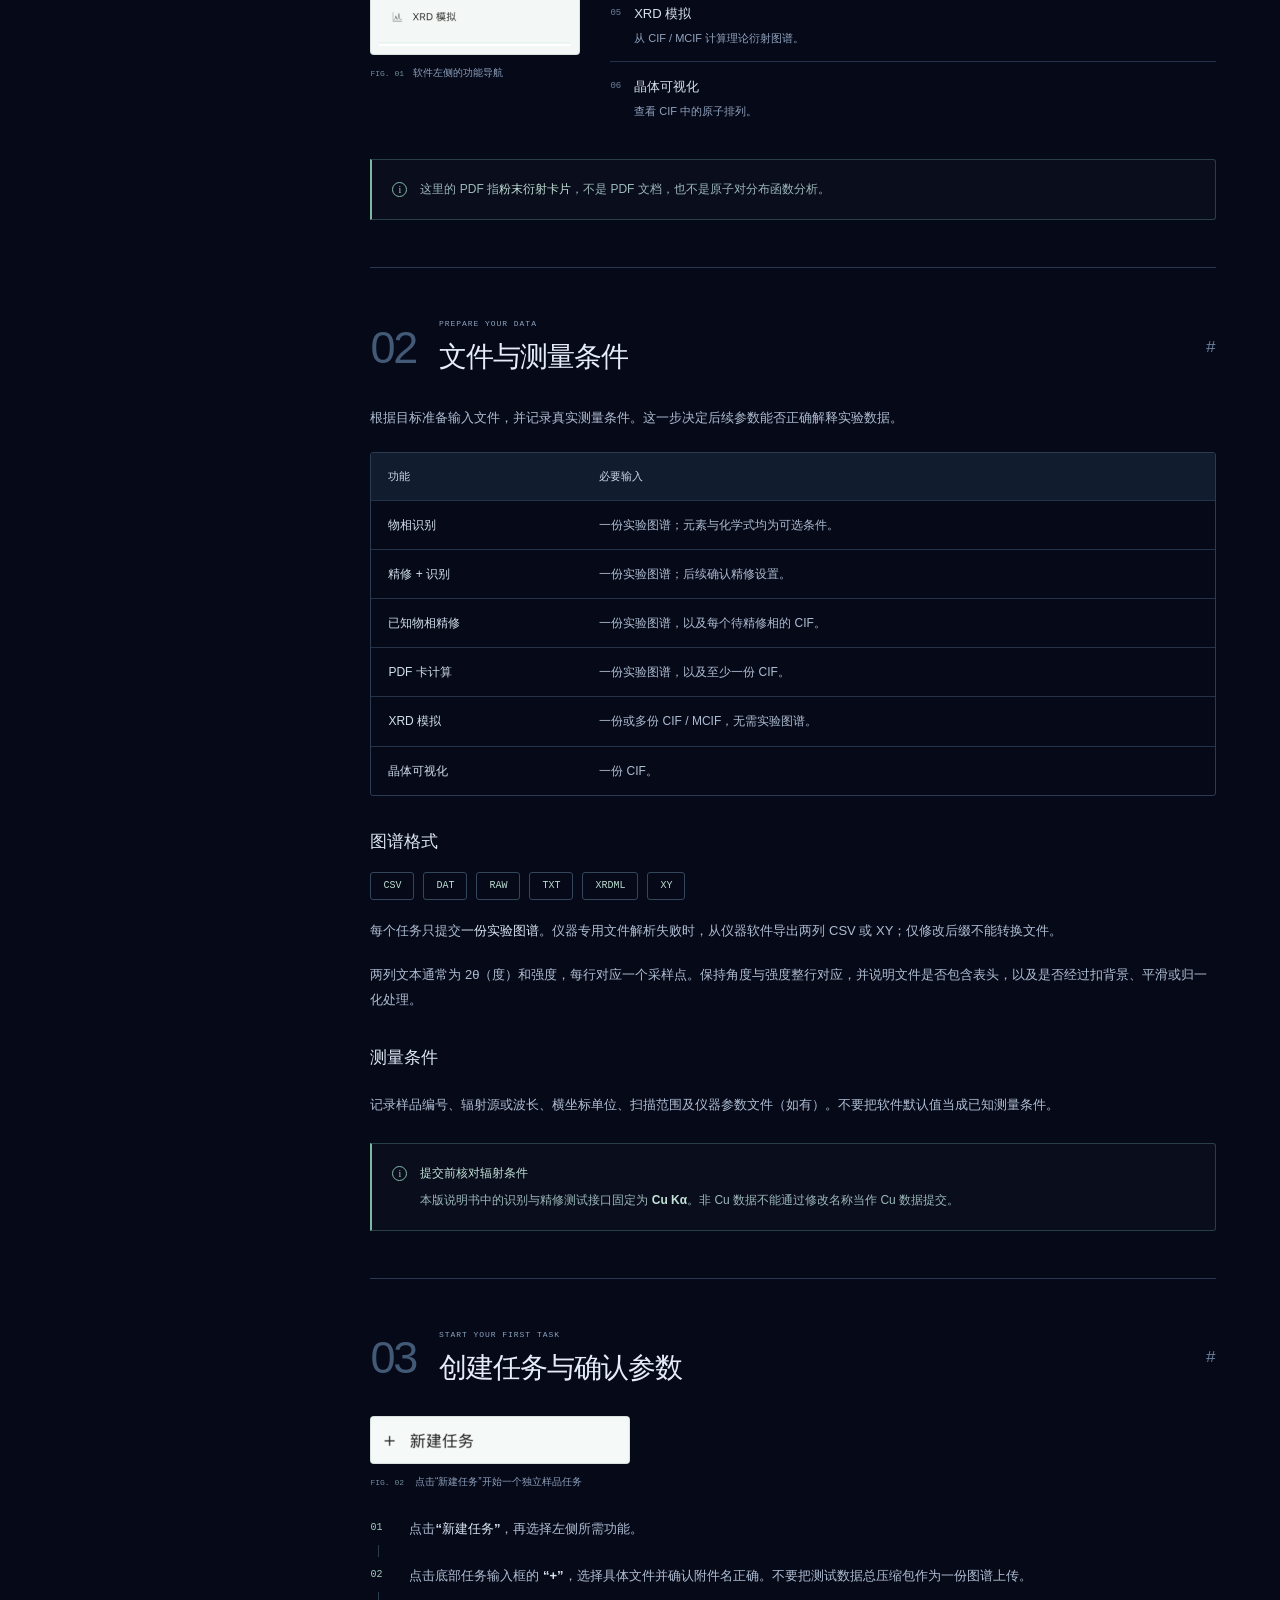
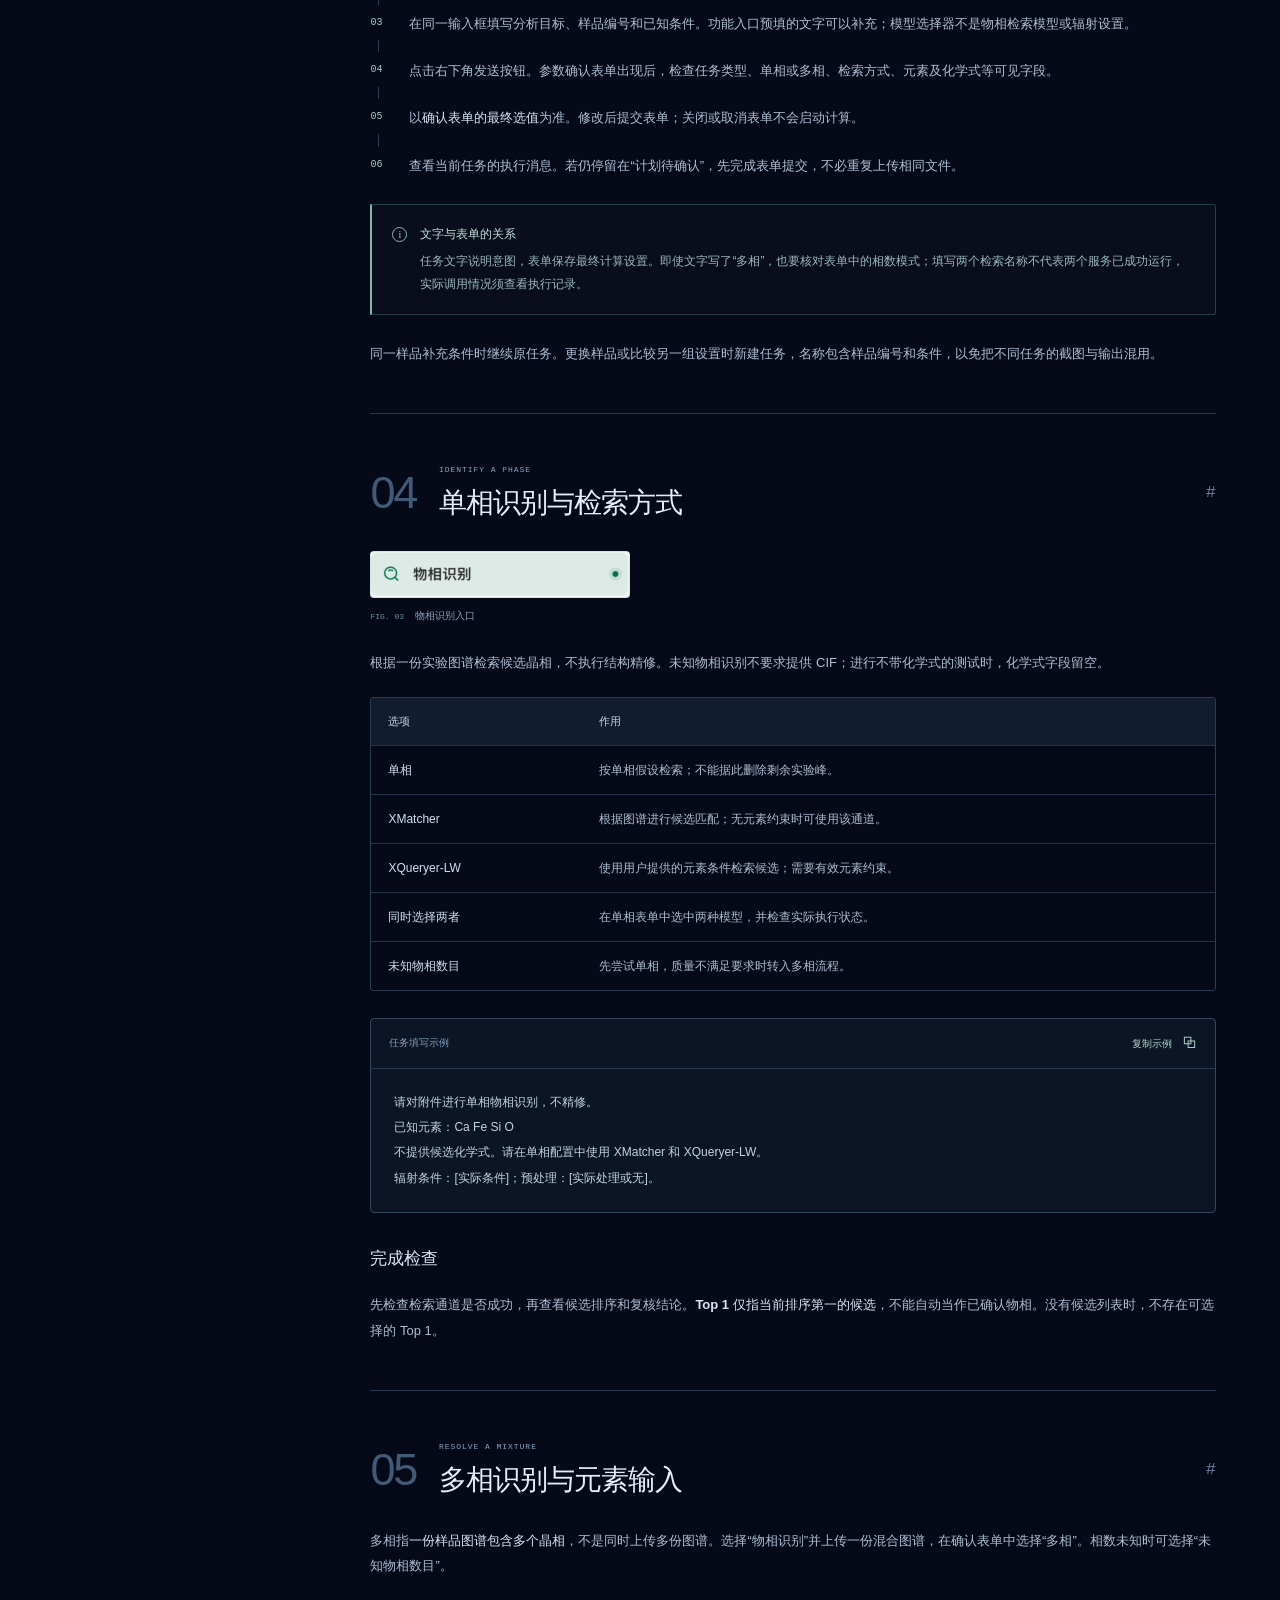
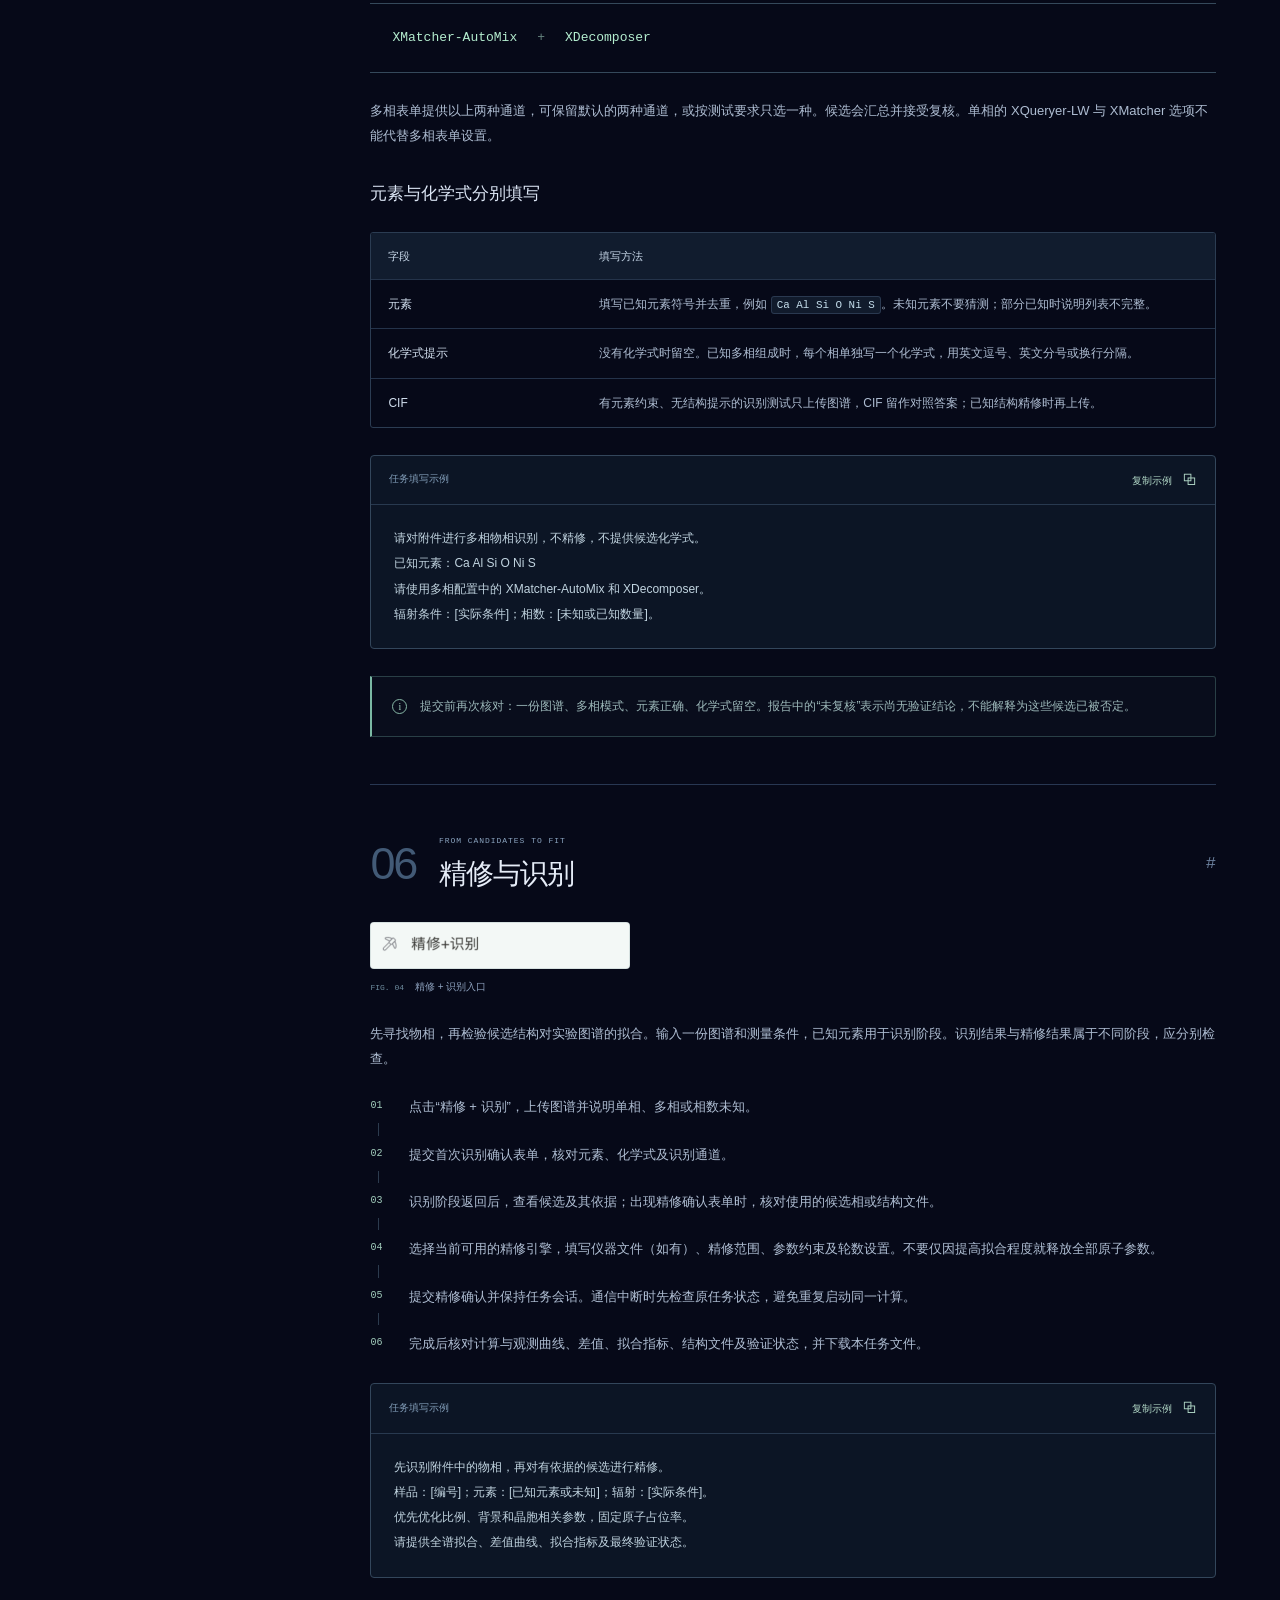
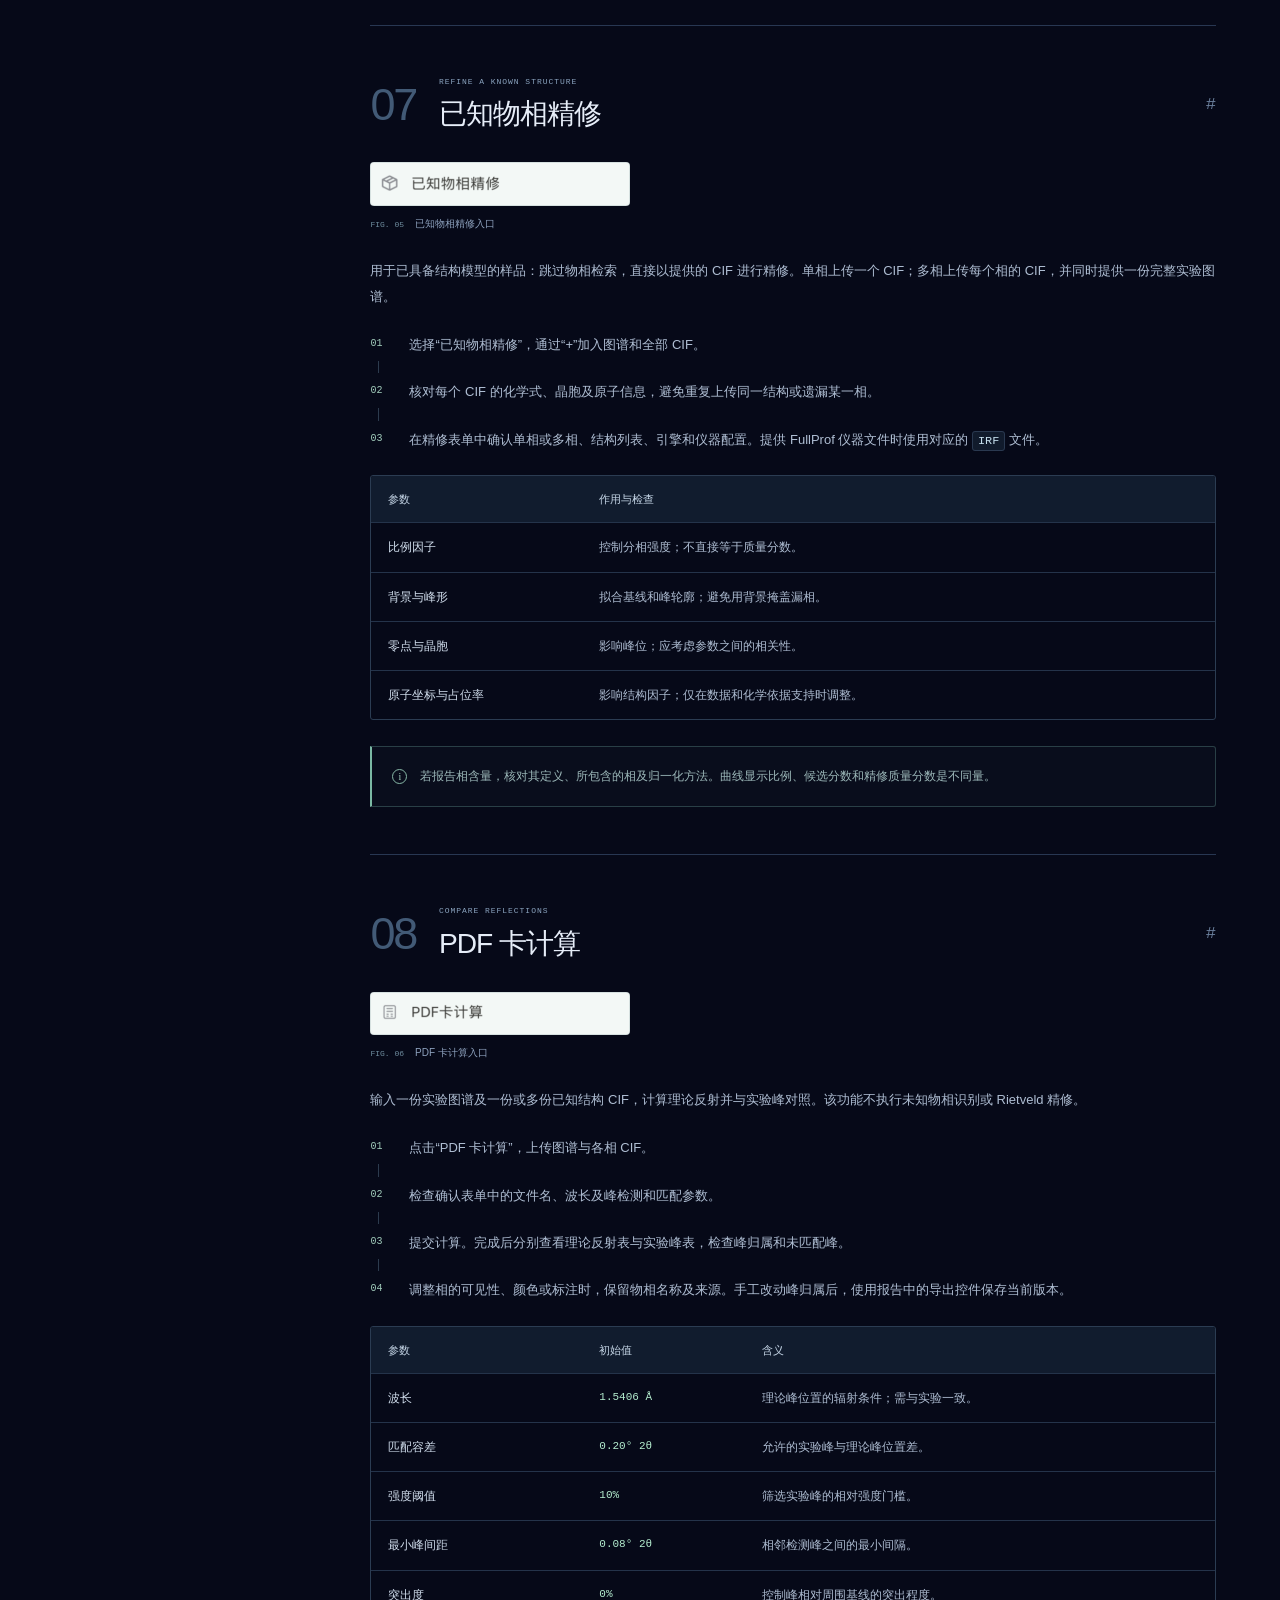
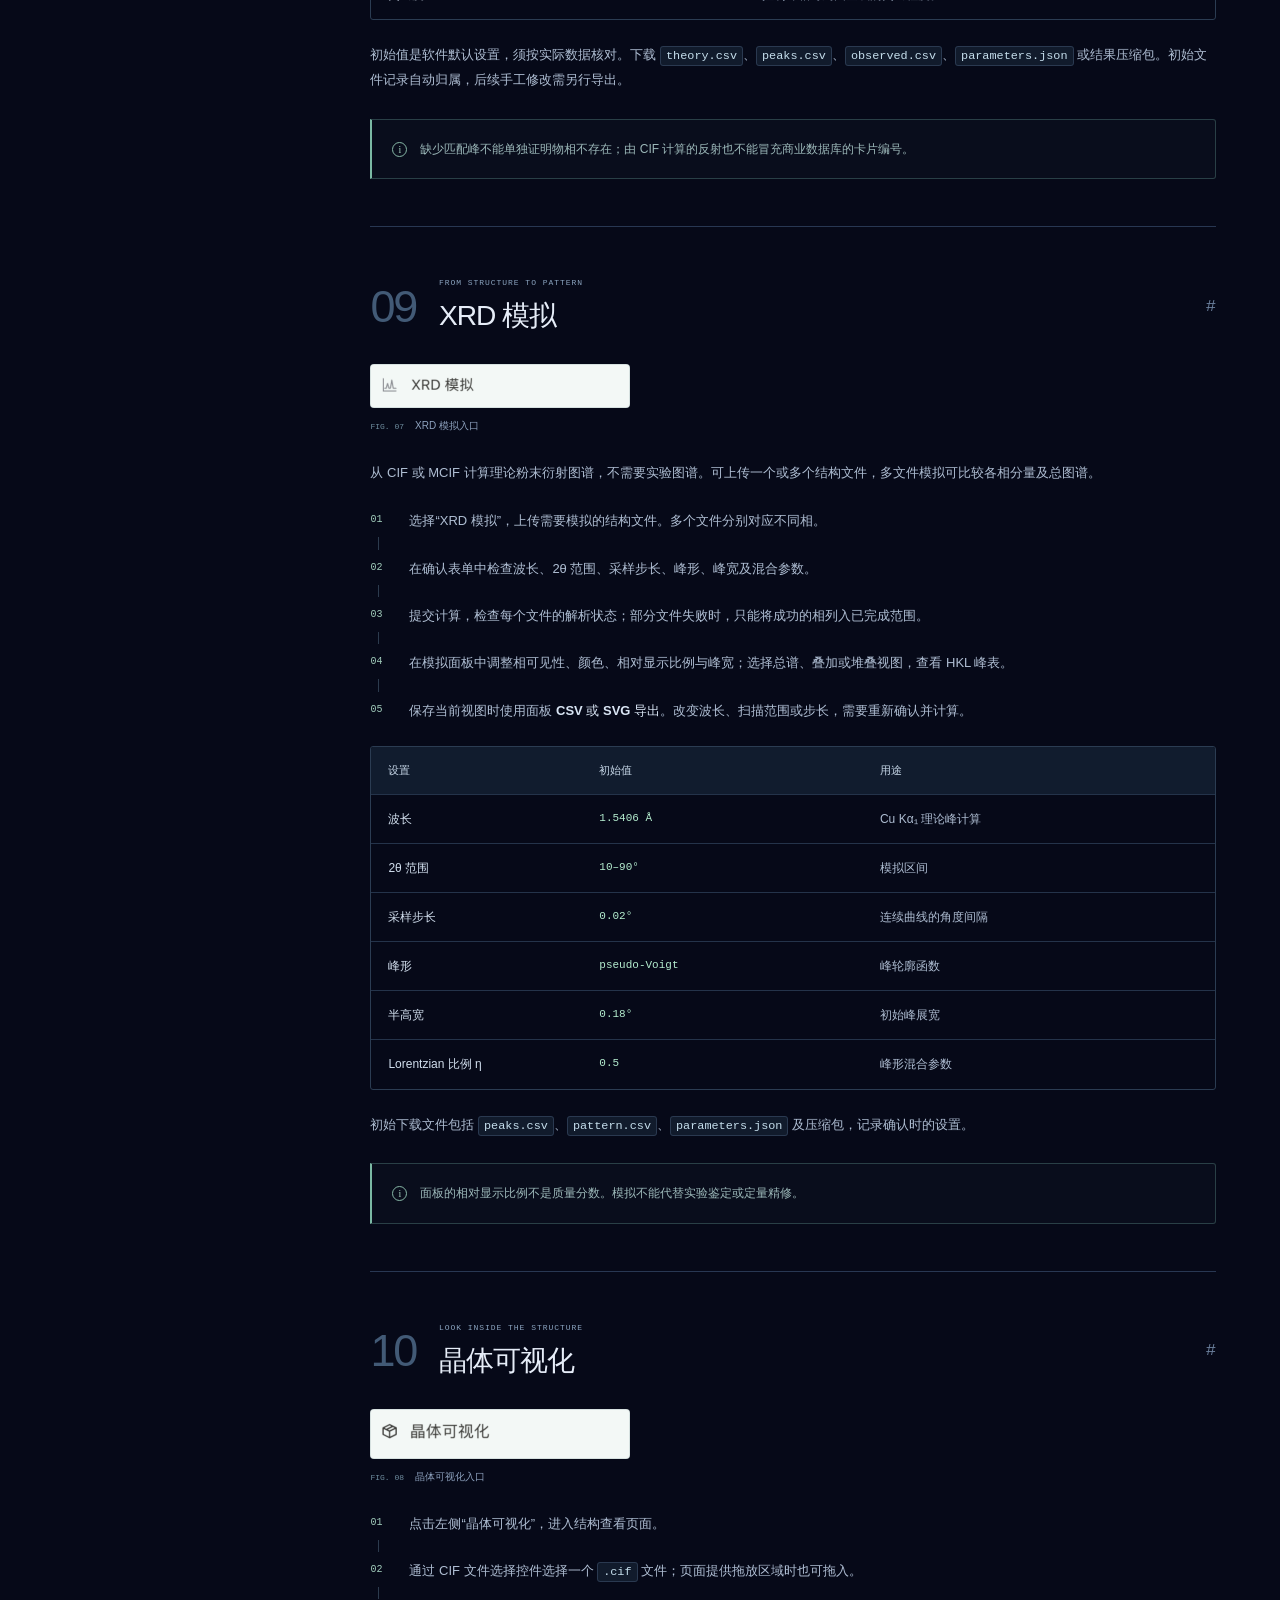
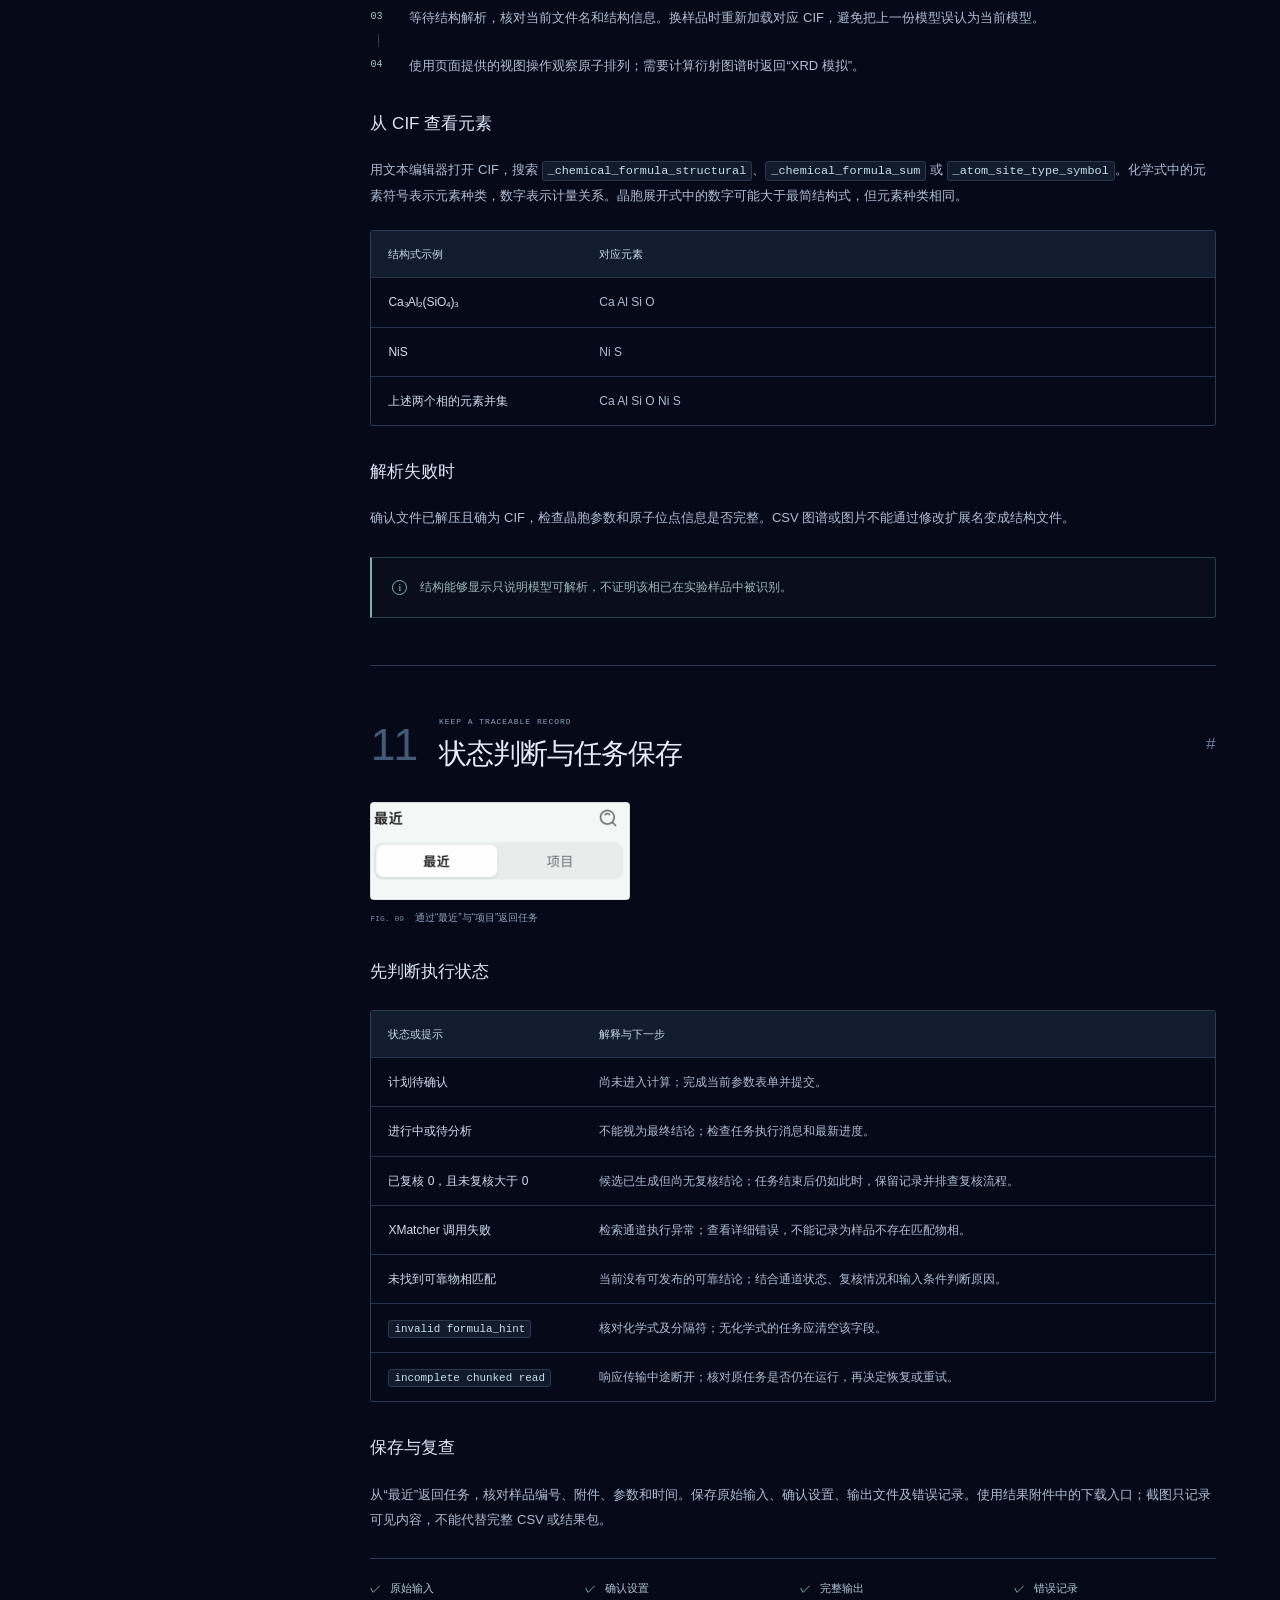
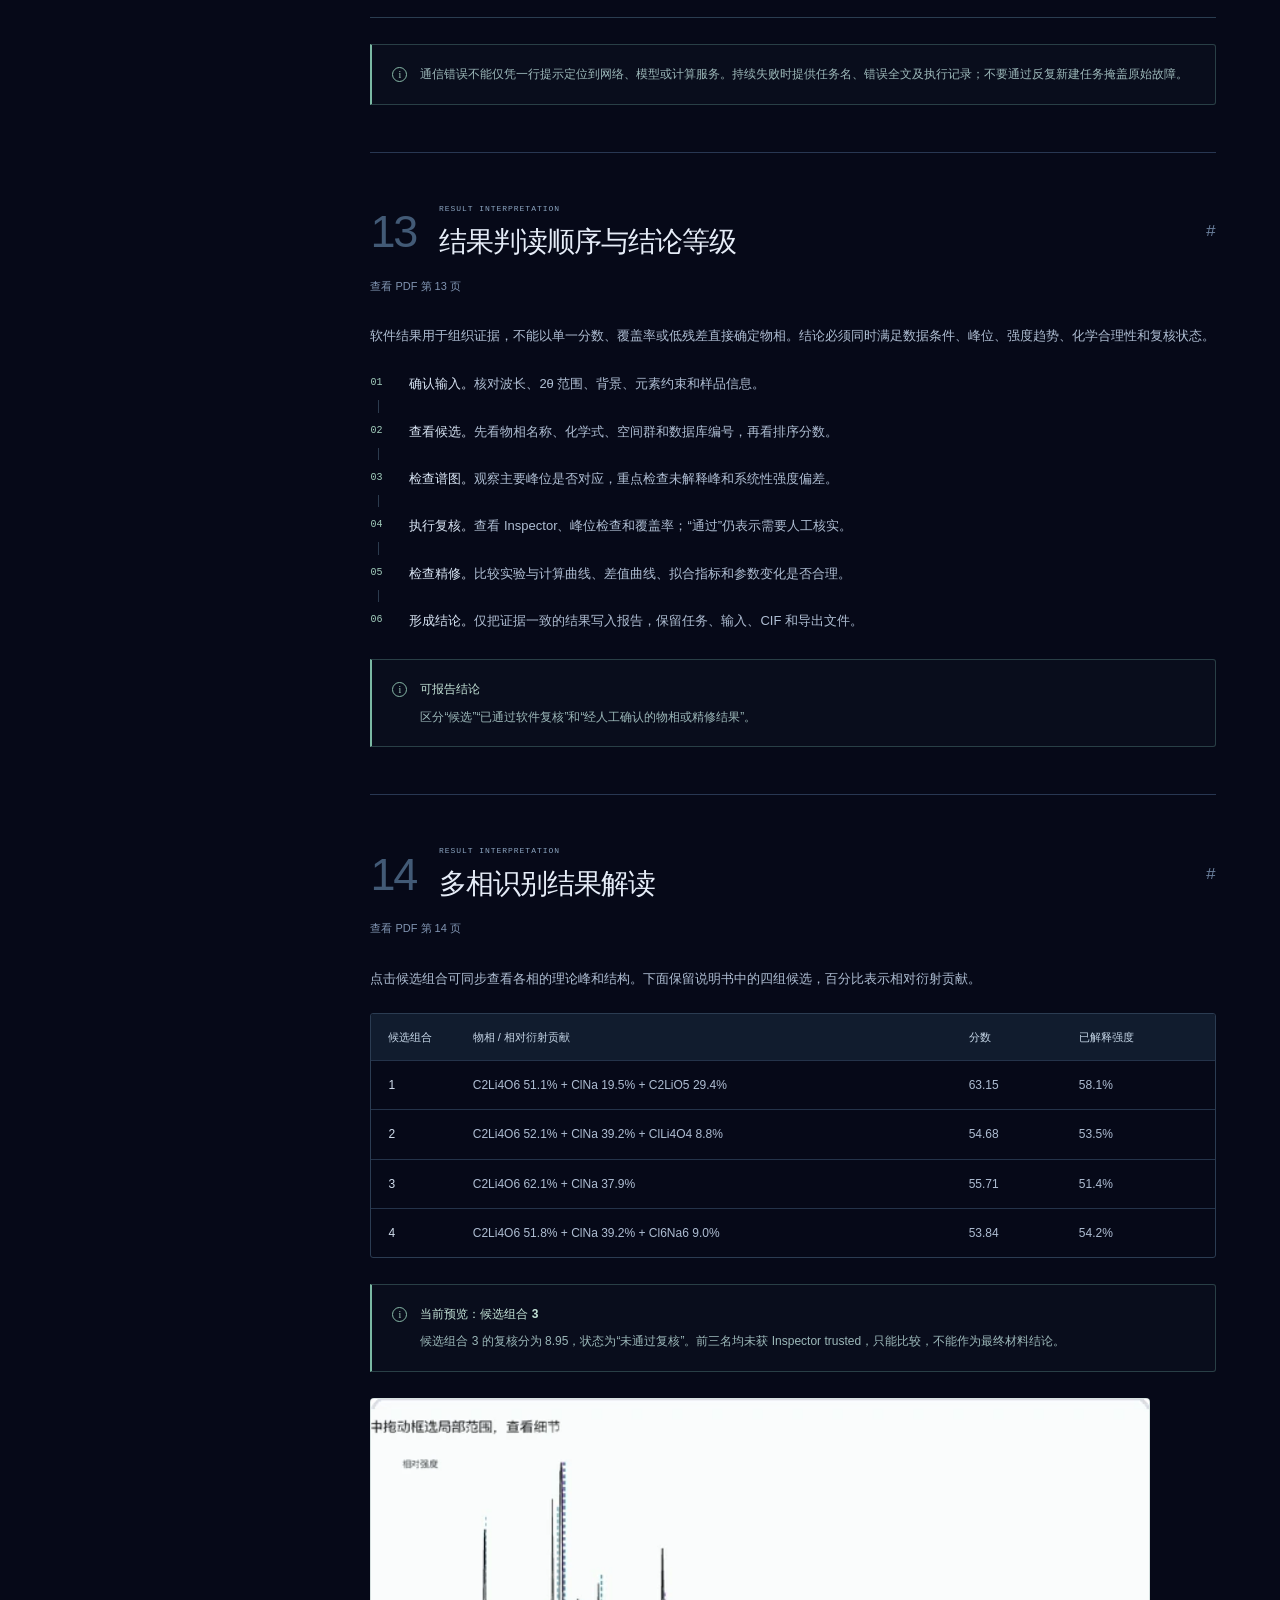
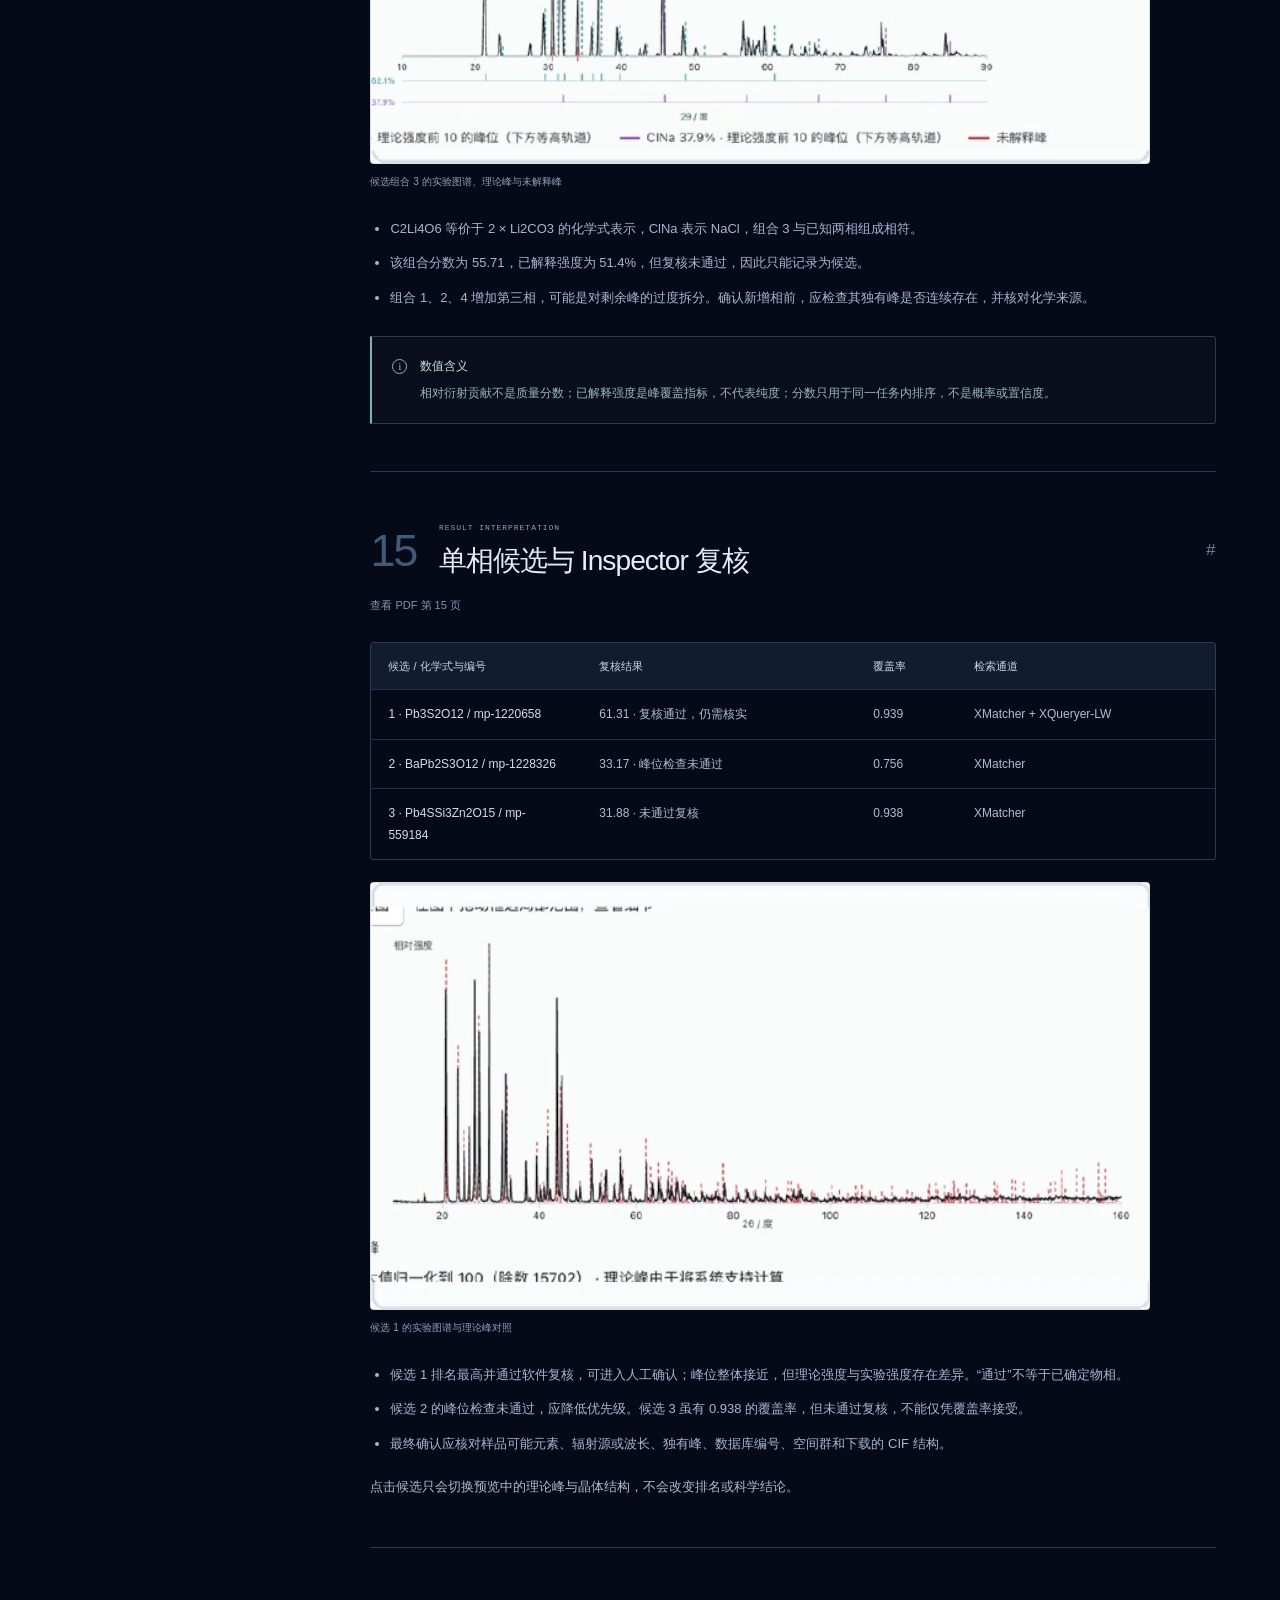
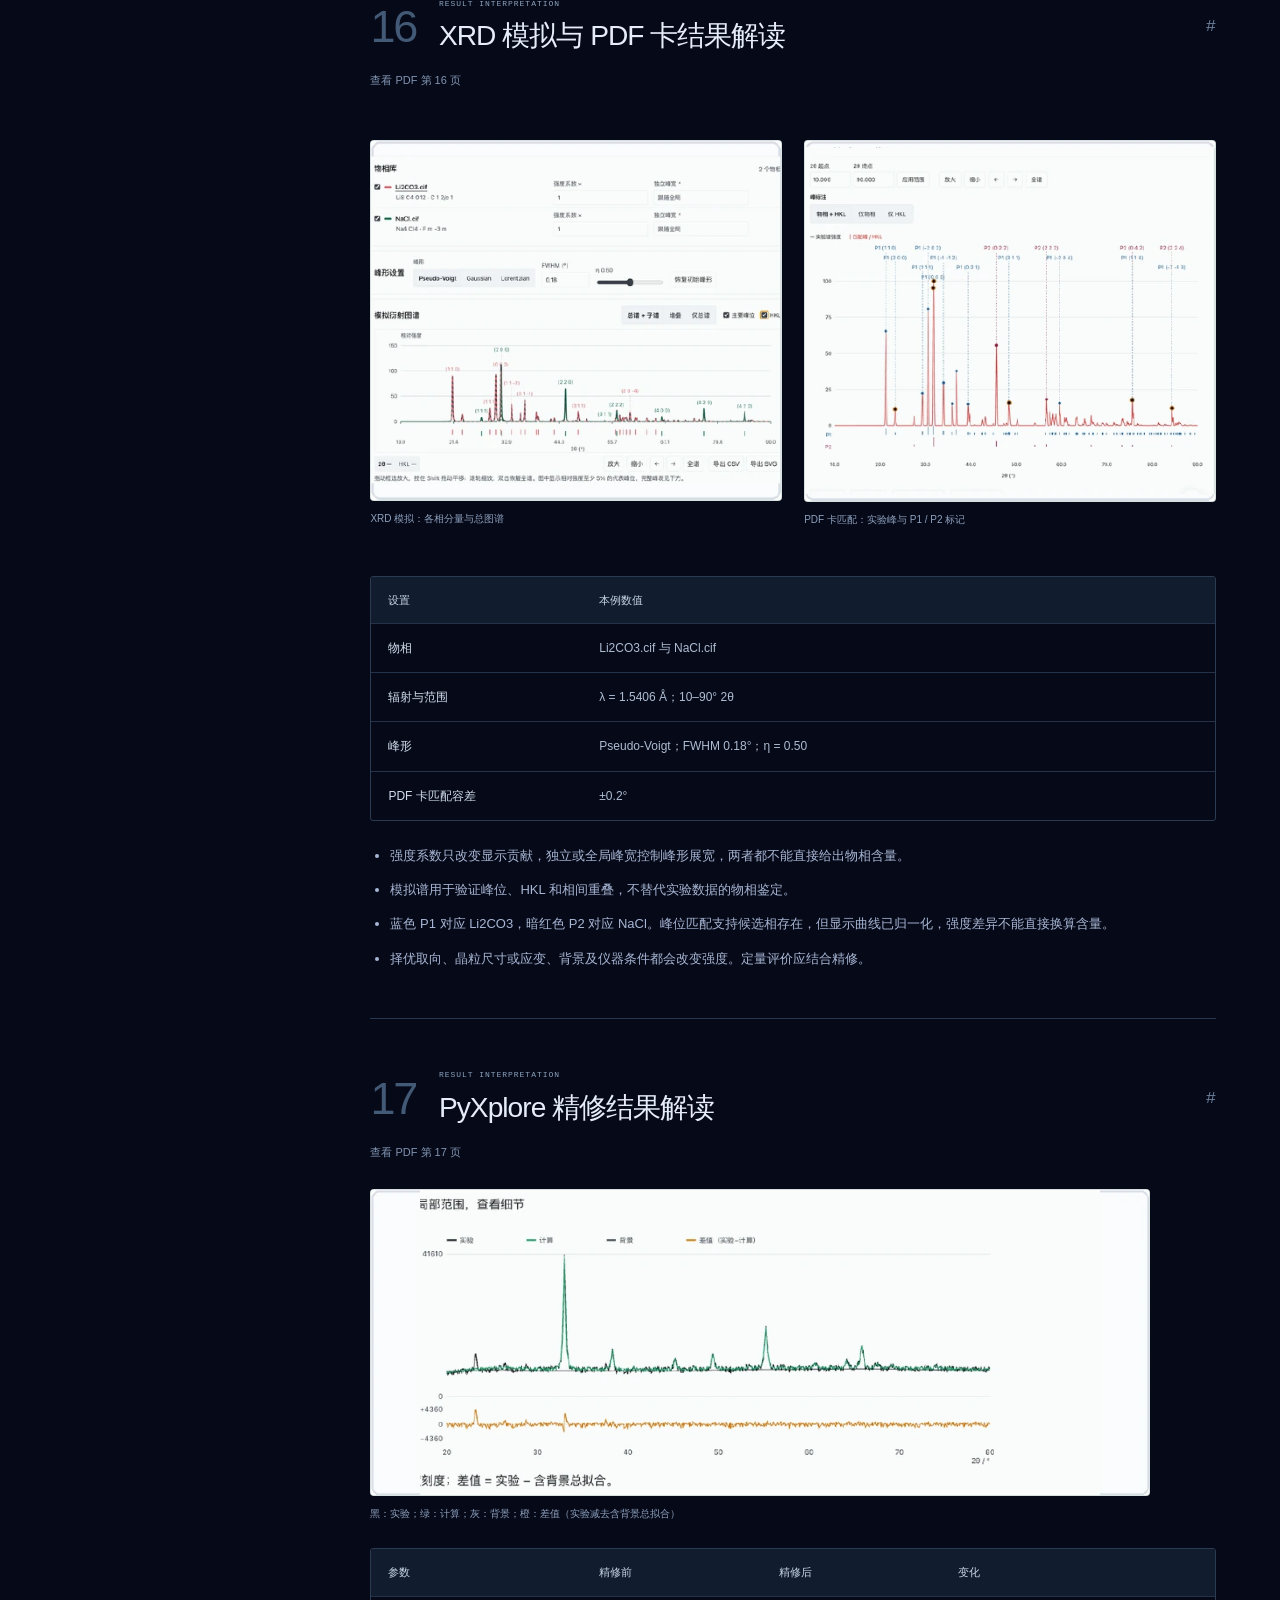
<file: booklet/index.html>
<!doctype html>
<html lang="zh-CN">
<head>
  <meta charset="UTF-8" />
  <meta name="viewport" content="width=device-width, initial-scale=1" />
  <meta name="theme-color" content="#060918" />
    <script src="../theme.js"></script>
  <meta name="description" content="干将 GanJiang 使用说明书：物相识别、结构精修、结果解读、账户充值、LLM 模型配置与常见问题排查。" />
  <meta property="og:type" content="website" />
  <meta property="og:title" content="干将使用说明书 · GanJiang" />
  <meta property="og:description" content="干将 GanJiang 使用说明书：物相识别、结构精修、结果解读、账户充值、LLM 模型配置与常见问题排查。" />
  <title>干将使用说明书 · GanJiang</title>
  <link rel="icon" href="../assets/images/favicon.png" />
  <link rel="alternate" hreflang="zh-CN" href="index.html" />
  <link rel="alternate" hreflang="en" href="en.html" />
  <link rel="stylesheet" href="booklet.css" />
  <link rel="stylesheet" href="../site-chrome.css" />
    <link rel="stylesheet" href="../theme.css" />
  <script defer src="booklet.js"></script>
  <script defer src="../title-style.js"></script>
</head>
<body class="booklet-page" id="top">
  <a class="skip-link" href="#manual">跳到说明书正文</a>
  <header class="site-header shared-header">
    <a class="brand" href="../index.html#home" aria-label="GanJiang 首页"><img class="brand-logo" src="../assets/images/logo-small.webp" width="30" height="30" alt="" /> GanJiang</a>
    <div class="header-actions"><a class="language-toggle" href="en.html" lang="en" aria-label="Switch to English">EN</a><button class="menu-toggle" type="button" aria-controls="site-nav" aria-expanded="false" aria-label="打开导航">菜单</button></div>
    <nav class="nav" id="site-nav" aria-label="主导航"><a href="../index.html#home">返回官网</a><a href="#manual" aria-current="page">使用说明书</a><a href="../team.html">团队成员</a><a class="nav-cta" href="../apps/index.html">下载干将</a></nav>
    <div class="reading-progress" aria-hidden="true"><span></span></div>
  </header>
  <main>
    <section class="manual-hero shell" aria-labelledby="manual-title">
      <div class="hero-copy"><p class="eyebrow"><span class="status-dot" aria-hidden="true"></span> GanJiang / USER MANUAL</p><h1 id="manual-title">干将<span>使用说明书</span></h1><p class="hero-description">从数据准备、结果判读到模型配置，<br />按步骤完成分析，遇到问题也能找到处理方法。</p><div class="hero-actions"><a class="button-primary" href="#new-task">开始第一个任务</a><a class="text-link" href="GanJiang_使用说明书_中文版.pdf" download>下载 PDF</a></div></div>
      <div class="manual-cover" aria-hidden="true"><div class="cover-top"><span>FIELD GUIDE / 2026</span><span>30 PAGES</span></div><div class="cover-heading"><span>From signal<br />to structure</span><span class="cover-star">✳</span></div><svg class="cover-diagram" viewBox="0 0 520 250" fill="none" aria-hidden="true">
      <defs><linearGradient id="signal" x1="30" y1="0" x2="460" y2="0" gradientUnits="userSpaceOnUse"><stop stop-color="#77f6d2"/><stop offset="1" stop-color="#77f6d2" stop-opacity=".2"/></linearGradient></defs>
      <g stroke="#26384b" stroke-width=".7"><path d="M24 46H496M24 92H496M24 138H496M24 184H496M24 230H496"/><path d="M70 24V230M142 24V230M214 24V230M286 24V230M358 24V230M430 24V230"/></g>
      <path d="M24 190H59L66 185L72 190H89L98 165L104 76L110 166L117 190H157L165 178L173 190H198L205 151L213 110L222 178L229 190H254L261 181L269 190H302L310 161L317 176L324 190H347L354 140L362 185L370 190H407L416 181L424 190H496" stroke="url(#signal)" stroke-width="1.8" stroke-linejoin="round"/>
      <g stroke="#a9c3df" stroke-width="1" stroke-linejoin="round"><path d="m356 25 63 35v73l-63-35Zm63 35 63-35v73l-63 35M356 25l63-24 63 24M419 1v59"/><path d="m356 98 63-29 63 29M419 69V1" stroke-dasharray="3 5" opacity=".35"/></g>
      <g fill="#b4edcf"><circle cx="356" cy="25" r="3"/><circle cx="419" cy="60" r="4"/><circle cx="482" cy="25" r="3"/><circle cx="356" cy="98" r="3"/><circle cx="419" cy="133" r="3"/><circle cx="482" cy="98" r="3"/><circle cx="419" cy="1" r="3"/><circle cx="104" cy="76" r="3"/></g>
      <path d="M104 66V37H310" stroke="#77f6d2" stroke-opacity=".4" stroke-dasharray="3 5"/>
      <g fill="#829ab6" font-family="monospace" font-size="9"><text x="26" y="218">SIGNAL</text><text x="370" y="157">STRUCTURE</text><text x="245" y="218">2θ</text></g>
    </svg><div class="cover-bottom"><span>POWDER X-RAY DIFFRACTION</span><span>GanJiang</span></div></div>
      <div class="edition-strip"><span class="edition-label">粉末 X 射线衍射分析与晶体结构操作</span><span><i aria-hidden="true"></i>2026 年 10 月版</span><span>操作 · 解读 · 配置 · 排障</span><span>中文 / EN</span></div>
    </section>
    <div class="manual-layout shell" id="manual">
      <aside class="manual-sidebar" aria-label="说明书目录">
        <details class="contents" open><summary><span>阅读目录</span><span class="contents-count">29</span></summary><div class="contents-body">
          <div class="search-box" hidden><label class="sr-only" for="chapter-search">搜索章节和内容</label><svg viewBox="0 0 20 20" fill="none" aria-hidden="true"><circle cx="8" cy="8" r="5.2"/><path d="m12 12 5 5"/></svg><input id="chapter-search" type="search" placeholder="查找章节或关键词" autocomplete="off" /><kbd aria-hidden="true">/</kbd></div>
          <p class="search-status" role="status" hidden></p><nav class="contents-nav" aria-label="章节导航"><div class="contents-group"><p class="contents-group-title">功能与操作</p><a href="#navigation" data-section="navigation"><span class="index-number">01</span><span>功能导航</span><span class="index-dot" aria-hidden="true"></span></a><a href="#files" data-section="files"><span class="index-number">02</span><span>文件与测量条件</span><span class="index-dot" aria-hidden="true"></span></a><a href="#new-task" data-section="new-task"><span class="index-number">03</span><span>创建任务与确认参数</span><span class="index-dot" aria-hidden="true"></span></a><a href="#single-phase" data-section="single-phase"><span class="index-number">04</span><span>单相识别与检索方式</span><span class="index-dot" aria-hidden="true"></span></a><a href="#multiphase" data-section="multiphase"><span class="index-number">05</span><span>多相识别与元素输入</span><span class="index-dot" aria-hidden="true"></span></a><a href="#identification-refinement" data-section="identification-refinement"><span class="index-number">06</span><span>精修与识别</span><span class="index-dot" aria-hidden="true"></span></a><a href="#known-phase" data-section="known-phase"><span class="index-number">07</span><span>已知物相精修</span><span class="index-dot" aria-hidden="true"></span></a><a href="#pdf-card" data-section="pdf-card"><span class="index-number">08</span><span>PDF 卡计算</span><span class="index-dot" aria-hidden="true"></span></a><a href="#simulation" data-section="simulation"><span class="index-number">09</span><span>XRD 模拟</span><span class="index-dot" aria-hidden="true"></span></a><a href="#crystal" data-section="crystal"><span class="index-number">10</span><span>晶体可视化</span><span class="index-dot" aria-hidden="true"></span></a><a href="#save" data-section="save"><span class="index-number">11</span><span>状态判断与任务保存</span><span class="index-dot" aria-hidden="true"></span></a></div><div class="contents-group"><p class="contents-group-title">结果解读</p><a href="#reading-results" data-section="reading-results"><span class="index-number">13</span><span>结果判读顺序与结论等级</span><span class="index-dot" aria-hidden="true"></span></a><a href="#multiphase-results" data-section="multiphase-results"><span class="index-number">14</span><span>多相识别结果解读</span><span class="index-dot" aria-hidden="true"></span></a><a href="#inspector-review" data-section="inspector-review"><span class="index-number">15</span><span>单相候选与 Inspector 复核</span><span class="index-dot" aria-hidden="true"></span></a><a href="#simulation-pdf-results" data-section="simulation-pdf-results"><span class="index-number">16</span><span>XRD 模拟与 PDF 卡结果解读</span><span class="index-dot" aria-hidden="true"></span></a><a href="#pyxplore-results" data-section="pyxplore-results"><span class="index-number">17</span><span>PyXplore 精修结果解读</span><span class="index-dot" aria-hidden="true"></span></a><a href="#gsas-results" data-section="gsas-results"><span class="index-number">18</span><span>GSAS-II 精修与结果验收</span><span class="index-dot" aria-hidden="true"></span></a></div><div class="contents-group"><p class="contents-group-title">账户与模型设置</p><a href="#standard-workflow" data-section="standard-workflow"><span class="index-number">19</span><span>软件介绍与标准工作流程</span><span class="index-dot" aria-hidden="true"></span></a><a href="#account-quota" data-section="account-quota"><span class="index-number">20</span><span>账户充值与额度检查</span><span class="index-dot" aria-hidden="true"></span></a><a href="#llm-setup" data-section="llm-setup"><span class="index-number">21</span><span>LLM 配置：准备与添加模型</span><span class="index-dot" aria-hidden="true"></span></a><a href="#llm-fields" data-section="llm-fields"><span class="index-number">22</span><span>LLM 配置：字段填写说明</span><span class="index-dot" aria-hidden="true"></span></a><a href="#llm-verify" data-section="llm-verify"><span class="index-number">23</span><span>LLM 配置：保存、选择与验证</span><span class="index-dot" aria-hidden="true"></span></a><a href="#llm-manage" data-section="llm-manage"><span class="index-number">24</span><span>LLM 配置：修改、切换与删除</span><span class="index-dot" aria-hidden="true"></span></a></div><div class="contents-group"><p class="contents-group-title">常见问题与故障排查</p><a href="#troubleshooting" data-section="troubleshooting"><span class="index-number">25</span><span>常见问题与故障排查</span><span class="index-dot" aria-hidden="true"></span></a><a href="#llm-unavailable" data-section="llm-unavailable"><span class="index-number">26</span><span>登录后提示模型未配置或暂不可用</span><span class="index-dot" aria-hidden="true"></span></a><a href="#environment" data-section="environment"><span class="index-number">27</span><span>首次启动时需要安装环境依赖</span><span class="index-dot" aria-hidden="true"></span></a><a href="#download-blocked" data-section="download-blocked"><span class="index-number">28</span><span>下载安装包时被浏览器或系统拦截</span><span class="index-dot" aria-hidden="true"></span></a><a href="#verification-code" data-section="verification-code"><span class="index-number">29</span><span>登录时收不到验证码</span><span class="index-dot" aria-hidden="true"></span></a><a href="#contact-support" data-section="contact-support"><span class="index-number">30</span><span>以上步骤未解决：联系项目支持人员</span><span class="index-dot" aria-hidden="true"></span></a></div></nav>
          <div class="sidebar-tools"><a href="GanJiang_使用说明书_中文版.pdf" download><span>原版说明书</span></a><button type="button" data-print hidden><span>打印说明书</span></button></div>
          <p class="sidebar-note">按主题阅读，或按 PDF 章节编号查找。</p>
        </div></details>
      </aside>
      <div class="manual-content">
<nav class="manual-topics" aria-label="说明书主题"><a href="#navigation">功能与操作</a><a href="#reading-results">结果解读</a><a href="#account-quota">账户与模型</a><a href="#troubleshooting">故障排查</a></nav>
<aside class="note"><span class="note-mark" aria-hidden="true">i</span><div><strong>官方网站与软件下载</strong><p>软件下载、版本更新、安装说明及其他相关信息均以官方网站为准。<br /><a href="https://memento.run/release.com" target="_blank" rel="noopener noreferrer">https://memento.run/release.com</a></p></div></aside>
        <div class="reading-intro"><p class="eyebrow">BEFORE YOU BEGIN</p><p>一份图谱，一个任务。<br /><span>确认参数后执行，保留结果以便复查。</span></p><a href="#files" aria-label="查看文件准备要求">查看文件准备要求</a></div>
        <section class="manual-section" id="navigation" aria-labelledby="navigation-title"><header class="chapter-heading"><span class="chapter-number" aria-hidden="true">01</span><div><p class="eyebrow">GET ORIENTED</p><h2 id="navigation-title">功能导航</h2></div><a class="section-anchor" href="#navigation" aria-label="链接到：功能导航">#</a></header><p>先选对功能，再开始分析。干将将实验图谱分析、结构计算和晶体查看集中在同一个工作空间。</p><div class="navigation-layout"><figure class="interface-figure navigation-figure"><div class="interface-image"><img src="assets/navigation-zh.webp" width="366" height="628" alt="软件左侧的功能导航" loading="lazy" decoding="async" /></div><figcaption><span>FIG. 01</span> 软件左侧的功能导航</figcaption></figure><div class="function-list"><a href="#single-phase"><span class="function-index">01</span><div><h3>物相识别</h3><p>从实验图谱检索候选晶相。</p></div></a><a href="#identification-refinement"><span class="function-index">02</span><div><h3>精修 + 识别</h3><p>先寻找物相，再检验候选结构的拟合。</p></div></a><a href="#known-phase"><span class="function-index">03</span><div><h3>已知物相精修</h3><p>使用已有 CIF 直接进行结构精修。</p></div></a><a href="#pdf-card"><span class="function-index">04</span><div><h3>PDF 卡计算</h3><p>将理论反射与实验峰进行对照。</p></div></a><a href="#simulation"><span class="function-index">05</span><div><h3>XRD 模拟</h3><p>从 CIF / MCIF 计算理论衍射图谱。</p></div></a><a href="#crystal"><span class="function-index">06</span><div><h3>晶体可视化</h3><p>查看 CIF 中的原子排列。</p></div></a></div></div><aside class="note"><span class="note-mark" aria-hidden="true">i</span><div><p>这里的 PDF 指<strong>粉末衍射卡片</strong>，不是 PDF 文档，也不是原子对分布函数分析。</p></div></aside></section><section class="manual-section" id="files" aria-labelledby="files-title"><header class="chapter-heading"><span class="chapter-number" aria-hidden="true">02</span><div><p class="eyebrow">PREPARE YOUR DATA</p><h2 id="files-title">文件与测量条件</h2></div><a class="section-anchor" href="#files" aria-label="链接到：文件与测量条件">#</a></header><p>根据目标准备输入文件，并记录真实测量条件。这一步决定后续参数能否正确解释实验数据。</p><div class="table-scroll" role="region" tabindex="0" aria-label="按功能准备附件"><table><thead><tr><th scope="col">功能</th><th scope="col">必要输入</th></tr></thead><tbody><tr><th scope="row">物相识别</th><td>一份实验图谱；元素与化学式均为可选条件。</td></tr><tr><th scope="row">精修 + 识别</th><td>一份实验图谱；后续确认精修设置。</td></tr><tr><th scope="row">已知物相精修</th><td>一份实验图谱，以及每个待精修相的 CIF。</td></tr><tr><th scope="row">PDF 卡计算</th><td>一份实验图谱，以及至少一份 CIF。</td></tr><tr><th scope="row">XRD 模拟</th><td>一份或多份 CIF / MCIF，无需实验图谱。</td></tr><tr><th scope="row">晶体可视化</th><td>一份 CIF。</td></tr></tbody></table></div><h3>图谱格式</h3><div class="format-tags" aria-label="支持的图谱格式"><span>CSV</span><span>DAT</span><span>RAW</span><span>TXT</span><span>XRDML</span><span>XY</span></div><p>每个任务只提交<strong>一份实验图谱</strong>。仪器专用文件解析失败时，从仪器软件导出两列 CSV 或 XY；仅修改后缀不能转换文件。</p><p>两列文本通常为 2θ（度）和强度，每行对应一个采样点。保持角度与强度整行对应，并说明文件是否包含表头，以及是否经过扣背景、平滑或归一化处理。</p><h3>测量条件</h3><p>记录样品编号、辐射源或波长、横坐标单位、扫描范围及仪器参数文件（如有）。不要把软件默认值当成已知测量条件。</p><aside class="note"><span class="note-mark" aria-hidden="true">i</span><div><strong>提交前核对辐射条件</strong><p>本版说明书中的识别与精修测试接口固定为 <strong>Cu Kα</strong>。非 Cu 数据不能通过修改名称当作 Cu 数据提交。</p></div></aside></section><section class="manual-section" id="new-task" aria-labelledby="new-task-title"><header class="chapter-heading"><span class="chapter-number" aria-hidden="true">03</span><div><p class="eyebrow">START YOUR FIRST TASK</p><h2 id="new-task-title">创建任务与确认参数</h2></div><a class="section-anchor" href="#new-task" aria-label="链接到：创建任务与确认参数">#</a></header><figure class="interface-figure"><div class="interface-image"><img src="assets/new-task-zh.webp" width="516" height="92" alt="点击“新建任务”开始一个独立样品任务" loading="lazy" decoding="async" /></div><figcaption><span>FIG. 02</span> 点击“新建任务”开始一个独立样品任务</figcaption></figure><ol class="steps"><li>点击<strong>“新建任务”</strong>，再选择左侧所需功能。</li><li>点击底部任务输入框的 <strong>“+”</strong>，选择具体文件并确认附件名正确。不要把测试数据总压缩包作为一份图谱上传。</li><li>在同一输入框填写分析目标、样品编号和已知条件。功能入口预填的文字可以补充；模型选择器不是物相检索模型或辐射设置。</li><li>点击右下角发送按钮。参数确认表单出现后，检查任务类型、单相或多相、检索方式、元素及化学式等可见字段。</li><li>以<strong>确认表单的最终选值</strong>为准。修改后提交表单；关闭或取消表单不会启动计算。</li><li>查看当前任务的执行消息。若仍停留在“计划待确认”，先完成表单提交，不必重复上传相同文件。</li></ol><aside class="note"><span class="note-mark" aria-hidden="true">i</span><div><strong>文字与表单的关系</strong><p>任务文字说明意图，表单保存最终计算设置。即使文字写了“多相”，也要核对表单中的相数模式；填写两个检索名称不代表两个服务已成功运行，实际调用情况须查看执行记录。</p></div></aside><p>同一样品补充条件时继续原任务。更换样品或比较另一组设置时新建任务，名称包含样品编号和条件，以免把不同任务的截图与输出混用。</p></section><section class="manual-section" id="single-phase" aria-labelledby="single-phase-title"><header class="chapter-heading"><span class="chapter-number" aria-hidden="true">04</span><div><p class="eyebrow">IDENTIFY A PHASE</p><h2 id="single-phase-title">单相识别与检索方式</h2></div><a class="section-anchor" href="#single-phase" aria-label="链接到：单相识别与检索方式">#</a></header><figure class="interface-figure"><div class="interface-image"><img src="assets/identify-zh.webp" width="516" height="90" alt="物相识别入口" loading="lazy" decoding="async" /></div><figcaption><span>FIG. 03</span> 物相识别入口</figcaption></figure><p>根据一份实验图谱检索候选晶相，不执行结构精修。未知物相识别不要求提供 CIF；进行不带化学式的测试时，化学式字段留空。</p><div class="table-scroll" role="region" tabindex="0" aria-label="单相检索参数"><table><thead><tr><th scope="col">选项</th><th scope="col">作用</th></tr></thead><tbody><tr><th scope="row">单相</th><td>按单相假设检索；不能据此删除剩余实验峰。</td></tr><tr><th scope="row">XMatcher</th><td>根据图谱进行候选匹配；无元素约束时可使用该通道。</td></tr><tr><th scope="row">XQueryer-LW</th><td>使用用户提供的元素条件检索候选；需要有效元素约束。</td></tr><tr><th scope="row">同时选择两者</th><td>在单相表单中选中两种模型，并检查实际执行状态。</td></tr><tr><th scope="row">未知物相数目</th><td>先尝试单相，质量不满足要求时转入多相流程。</td></tr></tbody></table></div><div class="example"><div class="example-bar"><span>任务填写示例</span><button class="copy-button" type="button" data-copy="single-example" hidden>复制示例 <span aria-hidden="true">⧉</span></button></div><pre id="single-example">请对附件进行单相物相识别，不精修。
已知元素：Ca Fe Si O
不提供候选化学式。请在单相配置中使用 XMatcher 和 XQueryer-LW。
辐射条件：[实际条件]；预处理：[实际处理或无]。</pre></div><h3>完成检查</h3><p>先检查检索通道是否成功，再查看候选排序和复核结论。<strong>Top 1 仅指当前排序第一的候选</strong>，不能自动当作已确认物相。没有候选列表时，不存在可选择的 Top 1。</p></section><section class="manual-section" id="multiphase" aria-labelledby="multiphase-title"><header class="chapter-heading"><span class="chapter-number" aria-hidden="true">05</span><div><p class="eyebrow">RESOLVE A MIXTURE</p><h2 id="multiphase-title">多相识别与元素输入</h2></div><a class="section-anchor" href="#multiphase" aria-label="链接到：多相识别与元素输入">#</a></header><p>多相指<strong>一份样品图谱包含多个晶相</strong>，不是同时上传多份图谱。选择“物相识别”并上传一份混合图谱，在确认表单中选择“多相”。相数未知时可选择“未知物相数目”。</p><div class="channel-pair"><span>XMatcher-AutoMix</span><span aria-hidden="true">+</span><span>XDecomposer</span></div><p>多相表单提供以上两种通道，可保留默认的两种通道，或按测试要求只选一种。候选会汇总并接受复核。单相的 XQueryer-LW 与 XMatcher 选项不能代替多相表单设置。</p><h3>元素与化学式分别填写</h3><div class="table-scroll" role="region" tabindex="0" aria-label="多相输入字段"><table><thead><tr><th scope="col">字段</th><th scope="col">填写方法</th></tr></thead><tbody><tr><th scope="row">元素</th><td>填写已知元素符号并去重，例如 <code>Ca Al Si O Ni S</code>。未知元素不要猜测；部分已知时说明列表不完整。</td></tr><tr><th scope="row">化学式提示</th><td>没有化学式时留空。已知多相组成时，每个相单独写一个化学式，用英文逗号、英文分号或换行分隔。</td></tr><tr><th scope="row">CIF</th><td>有元素约束、无结构提示的识别测试只上传图谱，CIF 留作对照答案；已知结构精修时再上传。</td></tr></tbody></table></div><div class="example"><div class="example-bar"><span>任务填写示例</span><button class="copy-button" type="button" data-copy="multi-example" hidden>复制示例 <span aria-hidden="true">⧉</span></button></div><pre id="multi-example">请对附件进行多相物相识别，不精修，不提供候选化学式。
已知元素：Ca Al Si O Ni S
请使用多相配置中的 XMatcher-AutoMix 和 XDecomposer。
辐射条件：[实际条件]；相数：[未知或已知数量]。</pre></div><aside class="note"><span class="note-mark" aria-hidden="true">i</span><div><p>提交前再次核对：一份图谱、多相模式、元素正确、化学式留空。报告中的“未复核”表示尚无验证结论，不能解释为这些候选已被否定。</p></div></aside></section><section class="manual-section" id="identification-refinement" aria-labelledby="identification-refinement-title"><header class="chapter-heading"><span class="chapter-number" aria-hidden="true">06</span><div><p class="eyebrow">FROM CANDIDATES TO FIT</p><h2 id="identification-refinement-title">精修与识别</h2></div><a class="section-anchor" href="#identification-refinement" aria-label="链接到：精修与识别">#</a></header><figure class="interface-figure"><div class="interface-image"><img src="assets/refine-zh.webp" width="516" height="90" alt="精修 + 识别入口" loading="lazy" decoding="async" /></div><figcaption><span>FIG. 04</span> 精修 + 识别入口</figcaption></figure><p>先寻找物相，再检验候选结构对实验图谱的拟合。输入一份图谱和测量条件，已知元素用于识别阶段。识别结果与精修结果属于不同阶段，应分别检查。</p><ol class="steps"><li>点击“精修 + 识别”，上传图谱并说明单相、多相或相数未知。</li><li>提交首次识别确认表单，核对元素、化学式及识别通道。</li><li>识别阶段返回后，查看候选及其依据；出现精修确认表单时，核对使用的候选相或结构文件。</li><li>选择当前可用的精修引擎，填写仪器文件（如有）、精修范围、参数约束及轮数设置。不要仅因提高拟合程度就释放全部原子参数。</li><li>提交精修确认并保持任务会话。通信中断时先检查原任务状态，避免重复启动同一计算。</li><li>完成后核对计算与观测曲线、差值、拟合指标、结构文件及验证状态，并下载本任务文件。</li></ol><div class="example"><div class="example-bar"><span>任务填写示例</span><button class="copy-button" type="button" data-copy="refine-example" hidden>复制示例 <span aria-hidden="true">⧉</span></button></div><pre id="refine-example">先识别附件中的物相，再对有依据的候选进行精修。
样品：[编号]；元素：[已知元素或未知]；辐射：[实际条件]。
优先优化比例、背景和晶胞相关参数，固定原子占位率。
请提供全谱拟合、差值曲线、拟合指标及最终验证状态。</pre></div></section><section class="manual-section" id="known-phase" aria-labelledby="known-phase-title"><header class="chapter-heading"><span class="chapter-number" aria-hidden="true">07</span><div><p class="eyebrow">REFINE A KNOWN STRUCTURE</p><h2 id="known-phase-title">已知物相精修</h2></div><a class="section-anchor" href="#known-phase" aria-label="链接到：已知物相精修">#</a></header><figure class="interface-figure"><div class="interface-image"><img src="assets/known-phase-zh.webp" width="516" height="84" alt="已知物相精修入口" loading="lazy" decoding="async" /></div><figcaption><span>FIG. 05</span> 已知物相精修入口</figcaption></figure><p>用于已具备结构模型的样品：跳过物相检索，直接以提供的 CIF 进行精修。单相上传一个 CIF；多相上传每个相的 CIF，并同时提供一份完整实验图谱。</p><ol class="steps"><li>选择“已知物相精修”，通过“+”加入图谱和全部 CIF。</li><li>核对每个 CIF 的化学式、晶胞及原子信息，避免重复上传同一结构或遗漏某一相。</li><li>在精修表单中确认单相或多相、结构列表、引擎和仪器配置。提供 FullProf 仪器文件时使用对应的 <code>IRF</code> 文件。</li></ol><div class="table-scroll" role="region" tabindex="0" aria-label="精修参数参考"><table><thead><tr><th scope="col">参数</th><th scope="col">作用与检查</th></tr></thead><tbody><tr><th scope="row">比例因子</th><td>控制分相强度；不直接等于质量分数。</td></tr><tr><th scope="row">背景与峰形</th><td>拟合基线和峰轮廓；避免用背景掩盖漏相。</td></tr><tr><th scope="row">零点与晶胞</th><td>影响峰位；应考虑参数之间的相关性。</td></tr><tr><th scope="row">原子坐标与占位率</th><td>影响结构因子；仅在数据和化学依据支持时调整。</td></tr></tbody></table></div><aside class="note"><span class="note-mark" aria-hidden="true">i</span><div><p>若报告相含量，核对其定义、所包含的相及归一化方法。曲线显示比例、候选分数和精修质量分数是不同量。</p></div></aside></section><section class="manual-section" id="pdf-card" aria-labelledby="pdf-card-title"><header class="chapter-heading"><span class="chapter-number" aria-hidden="true">08</span><div><p class="eyebrow">COMPARE REFLECTIONS</p><h2 id="pdf-card-title">PDF 卡计算</h2></div><a class="section-anchor" href="#pdf-card" aria-label="链接到：PDF 卡计算">#</a></header><figure class="interface-figure"><div class="interface-image"><img src="assets/pdf-card-zh.webp" width="516" height="82" alt="PDF 卡计算入口" loading="lazy" decoding="async" /></div><figcaption><span>FIG. 06</span> PDF 卡计算入口</figcaption></figure><p>输入一份实验图谱及一份或多份已知结构 CIF，计算理论反射并与实验峰对照。该功能不执行未知物相识别或 Rietveld 精修。</p><ol class="steps"><li>点击“PDF 卡计算”，上传图谱与各相 CIF。</li><li>检查确认表单中的文件名、波长及峰检测和匹配参数。</li><li>提交计算。完成后分别查看理论反射表与实验峰表，检查峰归属和未匹配峰。</li><li>调整相的可见性、颜色或标注时，保留物相名称及来源。手工改动峰归属后，使用报告中的导出控件保存当前版本。</li></ol><div class="table-scroll" role="region" tabindex="0" aria-label="PDF 卡计算默认参数"><table><thead><tr><th scope="col">参数</th><th scope="col">初始值</th><th scope="col">含义</th></tr></thead><tbody><tr><th scope="row">波长</th><td>1.5406 Å</td><td>理论峰位置的辐射条件；需与实验一致。</td></tr><tr><th scope="row">匹配容差</th><td>0.20° 2θ</td><td>允许的实验峰与理论峰位置差。</td></tr><tr><th scope="row">强度阈值</th><td>10%</td><td>筛选实验峰的相对强度门槛。</td></tr><tr><th scope="row">最小峰间距</th><td>0.08° 2θ</td><td>相邻检测峰之间的最小间隔。</td></tr><tr><th scope="row">突出度</th><td>0%</td><td>控制峰相对周围基线的突出程度。</td></tr></tbody></table></div><p>初始值是软件默认设置，须按实际数据核对。下载 <code>theory.csv</code>、<code>peaks.csv</code>、<code>observed.csv</code>、<code>parameters.json</code> 或结果压缩包。初始文件记录自动归属，后续手工修改需另行导出。</p><aside class="note"><span class="note-mark" aria-hidden="true">i</span><div><p>缺少匹配峰不能单独证明物相不存在；由 CIF 计算的反射也不能冒充商业数据库的卡片编号。</p></div></aside></section><section class="manual-section" id="simulation" aria-labelledby="simulation-title"><header class="chapter-heading"><span class="chapter-number" aria-hidden="true">09</span><div><p class="eyebrow">FROM STRUCTURE TO PATTERN</p><h2 id="simulation-title">XRD 模拟</h2></div><a class="section-anchor" href="#simulation" aria-label="链接到：XRD 模拟">#</a></header><figure class="interface-figure"><div class="interface-image"><img src="assets/simulation-zh.webp" width="516" height="84" alt="XRD 模拟入口" loading="lazy" decoding="async" /></div><figcaption><span>FIG. 07</span> XRD 模拟入口</figcaption></figure><p>从 CIF 或 MCIF 计算理论粉末衍射图谱，不需要实验图谱。可上传一个或多个结构文件，多文件模拟可比较各相分量及总图谱。</p><ol class="steps"><li>选择“XRD 模拟”，上传需要模拟的结构文件。多个文件分别对应不同相。</li><li>在确认表单中检查波长、2θ 范围、采样步长、峰形、峰宽及混合参数。</li><li>提交计算，检查每个文件的解析状态；部分文件失败时，只能将成功的相列入已完成范围。</li><li>在模拟面板中调整相可见性、颜色、相对显示比例与峰宽；选择总谱、叠加或堆叠视图，查看 HKL 峰表。</li><li>保存当前视图时使用面板 <strong>CSV 或 SVG 导出</strong>。改变波长、扫描范围或步长，需要重新确认并计算。</li></ol><div class="table-scroll" role="region" tabindex="0" aria-label="XRD 模拟默认参数"><table><thead><tr><th scope="col">设置</th><th scope="col">初始值</th><th scope="col">用途</th></tr></thead><tbody><tr><th scope="row">波长</th><td>1.5406 Å</td><td>Cu Kα₁ 理论峰计算</td></tr><tr><th scope="row">2θ 范围</th><td>10–90°</td><td>模拟区间</td></tr><tr><th scope="row">采样步长</th><td>0.02°</td><td>连续曲线的角度间隔</td></tr><tr><th scope="row">峰形</th><td>pseudo-Voigt</td><td>峰轮廓函数</td></tr><tr><th scope="row">半高宽</th><td>0.18°</td><td>初始峰展宽</td></tr><tr><th scope="row">Lorentzian 比例 η</th><td>0.5</td><td>峰形混合参数</td></tr></tbody></table></div><p>初始下载文件包括 <code>peaks.csv</code>、<code>pattern.csv</code>、<code>parameters.json</code> 及压缩包，记录确认时的设置。</p><aside class="note"><span class="note-mark" aria-hidden="true">i</span><div><p>面板的相对显示比例不是质量分数。模拟不能代替实验鉴定或定量精修。</p></div></aside></section><section class="manual-section" id="crystal" aria-labelledby="crystal-title"><header class="chapter-heading"><span class="chapter-number" aria-hidden="true">10</span><div><p class="eyebrow">LOOK INSIDE THE STRUCTURE</p><h2 id="crystal-title">晶体可视化</h2></div><a class="section-anchor" href="#crystal" aria-label="链接到：晶体可视化">#</a></header><figure class="interface-figure"><div class="interface-image"><img src="assets/crystal-zh.webp" width="516" height="96" alt="晶体可视化入口" loading="lazy" decoding="async" /></div><figcaption><span>FIG. 08</span> 晶体可视化入口</figcaption></figure><ol class="steps"><li>点击左侧“晶体可视化”，进入结构查看页面。</li><li>通过 CIF 文件选择控件选择一个 <code>.cif</code> 文件；页面提供拖放区域时也可拖入。</li><li>等待结构解析，核对当前文件名和结构信息。换样品时重新加载对应 CIF，避免把上一份模型误认为当前模型。</li><li>使用页面提供的视图操作观察原子排列；需要计算衍射图谱时返回“XRD 模拟”。</li></ol><h3>从 CIF 查看元素</h3><p>用文本编辑器打开 CIF，搜索 <code>_chemical_formula_structural</code>、<code>_chemical_formula_sum</code> 或 <code>_atom_site_type_symbol</code>。化学式中的元素符号表示元素种类，数字表示计量关系。晶胞展开式中的数字可能大于最简结构式，但元素种类相同。</p><div class="table-scroll" role="region" tabindex="0" aria-label="结构式与元素的对应关系"><table><thead><tr><th scope="col">结构式示例</th><th scope="col">对应元素</th></tr></thead><tbody><tr><th scope="row">Ca₃Al₂(SiO₄)₃</th><td>Ca Al Si O</td></tr><tr><th scope="row">NiS</th><td>Ni S</td></tr><tr><th scope="row">上述两个相的元素并集</th><td>Ca Al Si O Ni S</td></tr></tbody></table></div><h3>解析失败时</h3><p>确认文件已解压且确为 CIF，检查晶胞参数和原子位点信息是否完整。CSV 图谱或图片不能通过修改扩展名变成结构文件。</p><aside class="note"><span class="note-mark" aria-hidden="true">i</span><div><p>结构能够显示只说明模型可解析，不证明该相已在实验样品中被识别。</p></div></aside></section><section class="manual-section" id="save" aria-labelledby="save-title"><header class="chapter-heading"><span class="chapter-number" aria-hidden="true">11</span><div><p class="eyebrow">KEEP A TRACEABLE RECORD</p><h2 id="save-title">状态判断与任务保存</h2></div><a class="section-anchor" href="#save" aria-label="链接到：状态判断与任务保存">#</a></header><figure class="interface-figure"><div class="interface-image"><img src="assets/history-zh.webp" width="516" height="192" alt="通过“最近”与“项目”返回任务" loading="lazy" decoding="async" /></div><figcaption><span>FIG. 09</span> 通过“最近”与“项目”返回任务</figcaption></figure><h3>先判断执行状态</h3><div class="table-scroll" role="region" tabindex="0" aria-label="执行状态与错误排查"><table><thead><tr><th scope="col">状态或提示</th><th scope="col">解释与下一步</th></tr></thead><tbody><tr><th scope="row">计划待确认</th><td>尚未进入计算；完成当前参数表单并提交。</td></tr><tr><th scope="row">进行中或待分析</th><td>不能视为最终结论；检查任务执行消息和最新进度。</td></tr><tr><th scope="row">已复核 0，且未复核大于 0</th><td>候选已生成但尚无复核结论；任务结束后仍如此时，保留记录并排查复核流程。</td></tr><tr><th scope="row">XMatcher 调用失败</th><td>检索通道执行异常；查看详细错误，不能记录为样品不存在匹配物相。</td></tr><tr><th scope="row">未找到可靠物相匹配</th><td>当前没有可发布的可靠结论；结合通道状态、复核情况和输入条件判断原因。</td></tr><tr><th scope="row"><code>invalid formula_hint</code></th><td>核对化学式及分隔符；无化学式的任务应清空该字段。</td></tr><tr><th scope="row"><code>incomplete chunked read</code></th><td>响应传输中途断开；核对原任务是否仍在运行，再决定恢复或重试。</td></tr></tbody></table></div><h3>保存与复查</h3><p>从“最近”返回任务，核对样品编号、附件、参数和时间。保存原始输入、确认设置、输出文件及错误记录。使用结果附件中的下载入口；截图只记录可见内容，不能代替完整 CSV 或结果包。</p><div class="archive-checklist"><span><i aria-hidden="true">✓</i>原始输入</span><span><i aria-hidden="true">✓</i>确认设置</span><span><i aria-hidden="true">✓</i>完整输出</span><span><i aria-hidden="true">✓</i>错误记录</span></div><aside class="note"><span class="note-mark" aria-hidden="true">i</span><div><p>通信错误不能仅凭一行提示定位到网络、模型或计算服务。持续失败时提供任务名、错误全文及执行记录；不要通过反复新建任务掩盖原始故障。</p></div></aside></section>
        <section class="manual-section" id="reading-results" aria-labelledby="reading-results-title" data-pdf-page="13">
<header class="chapter-heading"><span class="chapter-number" aria-hidden="true">13</span><div><p class="eyebrow">RESULT INTERPRETATION</p><h2 id="reading-results-title">结果判读顺序与结论等级</h2></div><a class="section-anchor" href="#reading-results" aria-label="结果判读顺序与结论等级">#</a></header>
<p class="source-page"><a href="GanJiang_使用说明书_中文版.pdf#page=13" target="_blank" rel="noopener noreferrer">查看 PDF 第 13 页</a></p>
<p>软件结果用于组织证据，不能以单一分数、覆盖率或低残差直接确定物相。结论必须同时满足数据条件、峰位、强度趋势、化学合理性和复核状态。</p><ol class="steps"><li><strong>确认输入。</strong>核对波长、2θ 范围、背景、元素约束和样品信息。</li><li><strong>查看候选。</strong>先看物相名称、化学式、空间群和数据库编号，再看排序分数。</li><li><strong>检查谱图。</strong>观察主要峰位是否对应，重点检查未解释峰和系统性强度偏差。</li><li><strong>执行复核。</strong>查看 Inspector、峰位检查和覆盖率；“通过”仍表示需要人工核实。</li><li><strong>检查精修。</strong>比较实验与计算曲线、差值曲线、拟合指标和参数变化是否合理。</li><li><strong>形成结论。</strong>仅把证据一致的结果写入报告，保留任务、输入、CIF 和导出文件。</li></ol><aside class="note"><span class="note-mark" aria-hidden="true">i</span><div><strong>可报告结论</strong><p>区分“候选”“已通过软件复核”和“经人工确认的物相或精修结果”。</p></div></aside>
</section>
<section class="manual-section" id="multiphase-results" aria-labelledby="multiphase-results-title" data-pdf-page="14">
<header class="chapter-heading"><span class="chapter-number" aria-hidden="true">14</span><div><p class="eyebrow">RESULT INTERPRETATION</p><h2 id="multiphase-results-title">多相识别结果解读</h2></div><a class="section-anchor" href="#multiphase-results" aria-label="多相识别结果解读">#</a></header>
<p class="source-page"><a href="GanJiang_使用说明书_中文版.pdf#page=14" target="_blank" rel="noopener noreferrer">查看 PDF 第 14 页</a></p>
<p>点击候选组合可同步查看各相的理论峰和结构。下面保留说明书中的四组候选，百分比表示相对衍射贡献。</p><div class="table-scroll" role="region" tabindex="0" aria-label="候选组合 / 物相 / 相对衍射贡献 / 分数 / 已解释强度"><table class="reference-table"><thead><tr><th scope="col">候选组合</th><th scope="col">物相 / 相对衍射贡献</th><th scope="col">分数</th><th scope="col">已解释强度</th></tr></thead><tbody><tr><th scope="row">1</th><td>C2Li4O6 51.1% + ClNa 19.5% + C2LiO5 29.4%</td><td>63.15</td><td>58.1%</td></tr><tr><th scope="row">2</th><td>C2Li4O6 52.1% + ClNa 39.2% + ClLi4O4 8.8%</td><td>54.68</td><td>53.5%</td></tr><tr><th scope="row">3</th><td>C2Li4O6 62.1% + ClNa 37.9%</td><td>55.71</td><td>51.4%</td></tr><tr><th scope="row">4</th><td>C2Li4O6 51.8% + ClNa 39.2% + Cl6Na6 9.0%</td><td>53.84</td><td>54.2%</td></tr></tbody></table></div><aside class="note"><span class="note-mark" aria-hidden="true">i</span><div><strong>当前预览：候选组合 3</strong><p>候选组合 3 的复核分为 8.95，状态为“未通过复核”。前三名均未获 Inspector trusted，只能比较，不能作为最终材料结论。</p></div></aside><figure class="interface-figure result-figure"><a class="interface-image" href="assets/multiphase-result.webp" target="_blank" rel="noopener noreferrer"><img src="assets/multiphase-result.webp" width="620" height="290" alt="候选组合 3 的实验图谱、理论峰与未解释峰" loading="lazy" decoding="async" /></a><figcaption>候选组合 3 的实验图谱、理论峰与未解释峰</figcaption></figure><ul class="manual-list"><li>C2Li4O6 等价于 2 × Li2CO3 的化学式表示，ClNa 表示 NaCl，组合 3 与已知两相组成相符。</li><li>该组合分数为 55.71，已解释强度为 51.4%，但复核未通过，因此只能记录为候选。</li><li>组合 1、2、4 增加第三相，可能是对剩余峰的过度拆分。确认新增相前，应检查其独有峰是否连续存在，并核对化学来源。</li></ul><aside class="note"><span class="note-mark" aria-hidden="true">i</span><div><strong>数值含义</strong><p>相对衍射贡献不是质量分数；已解释强度是峰覆盖指标，不代表纯度；分数只用于同一任务内排序，不是概率或置信度。</p></div></aside>
</section>
<section class="manual-section" id="inspector-review" aria-labelledby="inspector-review-title" data-pdf-page="15">
<header class="chapter-heading"><span class="chapter-number" aria-hidden="true">15</span><div><p class="eyebrow">RESULT INTERPRETATION</p><h2 id="inspector-review-title">单相候选与 Inspector 复核</h2></div><a class="section-anchor" href="#inspector-review" aria-label="单相候选与 Inspector 复核">#</a></header>
<p class="source-page"><a href="GanJiang_使用说明书_中文版.pdf#page=15" target="_blank" rel="noopener noreferrer">查看 PDF 第 15 页</a></p>
<div class="table-scroll" role="region" tabindex="0" aria-label="候选 / 化学式与编号 / 复核结果 / 覆盖率 / 检索通道"><table class="reference-table"><thead><tr><th scope="col">候选 / 化学式与编号</th><th scope="col">复核结果</th><th scope="col">覆盖率</th><th scope="col">检索通道</th></tr></thead><tbody><tr><th scope="row">1 · Pb3S2O12 / mp-1220658</th><td>61.31 · 复核通过，仍需核实</td><td>0.939</td><td>XMatcher + XQueryer-LW</td></tr><tr><th scope="row">2 · BaPb2S3O12 / mp-1228326</th><td>33.17 · 峰位检查未通过</td><td>0.756</td><td>XMatcher</td></tr><tr><th scope="row">3 · Pb4SSi3Zn2O15 / mp-559184</th><td>31.88 · 未通过复核</td><td>0.938</td><td>XMatcher</td></tr></tbody></table></div><figure class="interface-figure result-figure"><a class="interface-image" href="assets/single-phase-result.webp" target="_blank" rel="noopener noreferrer"><img src="assets/single-phase-result.webp" width="632" height="346" alt="候选 1 的实验图谱与理论峰对照" loading="lazy" decoding="async" /></a><figcaption>候选 1 的实验图谱与理论峰对照</figcaption></figure><ul class="manual-list"><li>候选 1 排名最高并通过软件复核，可进入人工确认；峰位整体接近，但理论强度与实验强度存在差异。“通过”不等于已确定物相。</li><li>候选 2 的峰位检查未通过，应降低优先级。候选 3 虽有 0.938 的覆盖率，但未通过复核，不能仅凭覆盖率接受。</li><li>最终确认应核对样品可能元素、辐射源或波长、独有峰、数据库编号、空间群和下载的 CIF 结构。</li></ul><p>点击候选只会切换预览中的理论峰与晶体结构，不会改变排名或科学结论。</p>
</section>
<section class="manual-section" id="simulation-pdf-results" aria-labelledby="simulation-pdf-results-title" data-pdf-page="16">
<header class="chapter-heading"><span class="chapter-number" aria-hidden="true">16</span><div><p class="eyebrow">RESULT INTERPRETATION</p><h2 id="simulation-pdf-results-title">XRD 模拟与 PDF 卡结果解读</h2></div><a class="section-anchor" href="#simulation-pdf-results" aria-label="XRD 模拟与 PDF 卡结果解读">#</a></header>
<p class="source-page"><a href="GanJiang_使用说明书_中文版.pdf#page=16" target="_blank" rel="noopener noreferrer">查看 PDF 第 16 页</a></p>
<div class="result-pair"><figure class="interface-figure result-figure"><a class="interface-image" href="assets/simulation-result.webp" target="_blank" rel="noopener noreferrer"><img src="assets/simulation-result.webp" width="469" height="411" alt="XRD 模拟：各相分量与总图谱" loading="lazy" decoding="async" /></a><figcaption>XRD 模拟：各相分量与总图谱</figcaption></figure><figure class="interface-figure result-figure"><a class="interface-image" href="assets/pdf-card-result.webp" target="_blank" rel="noopener noreferrer"><img src="assets/pdf-card-result.webp" width="468" height="411" alt="PDF 卡匹配：实验峰与 P1 / P2 标记" loading="lazy" decoding="async" /></a><figcaption>PDF 卡匹配：实验峰与 P1 / P2 标记</figcaption></figure></div><div class="table-scroll" role="region" tabindex="0" aria-label="设置 / 本例数值"><table class="reference-table"><thead><tr><th scope="col">设置</th><th scope="col">本例数值</th></tr></thead><tbody><tr><th scope="row">物相</th><td>Li2CO3.cif 与 NaCl.cif</td></tr><tr><th scope="row">辐射与范围</th><td>λ = 1.5406 Å；10–90° 2θ</td></tr><tr><th scope="row">峰形</th><td>Pseudo-Voigt；FWHM 0.18°；η = 0.50</td></tr><tr><th scope="row">PDF 卡匹配容差</th><td>±0.2°</td></tr></tbody></table></div><ul class="manual-list"><li>强度系数只改变显示贡献，独立或全局峰宽控制峰形展宽，两者都不能直接给出物相含量。</li><li>模拟谱用于验证峰位、HKL 和相间重叠，不替代实验数据的物相鉴定。</li><li>蓝色 P1 对应 Li2CO3，暗红色 P2 对应 NaCl。峰位匹配支持候选相存在，但显示曲线已归一化，强度差异不能直接换算含量。</li><li>择优取向、晶粒尺寸或应变、背景及仪器条件都会改变强度。定量评价应结合精修。</li></ul>
</section>
<section class="manual-section" id="pyxplore-results" aria-labelledby="pyxplore-results-title" data-pdf-page="17">
<header class="chapter-heading"><span class="chapter-number" aria-hidden="true">17</span><div><p class="eyebrow">RESULT INTERPRETATION</p><h2 id="pyxplore-results-title">PyXplore 精修结果解读</h2></div><a class="section-anchor" href="#pyxplore-results" aria-label="PyXplore 精修结果解读">#</a></header>
<p class="source-page"><a href="GanJiang_使用说明书_中文版.pdf#page=17" target="_blank" rel="noopener noreferrer">查看 PDF 第 17 页</a></p>
<figure class="interface-figure result-figure"><a class="interface-image" href="assets/pyxplore-result.webp" target="_blank" rel="noopener noreferrer"><img src="assets/pyxplore-result.webp" width="969" height="380" alt="黑：实验；绿：计算；灰：背景；橙：差值（实验减去含背景总拟合）" loading="lazy" decoding="async" /></a><figcaption>黑：实验；绿：计算；灰：背景；橙：差值（实验减去含背景总拟合）</figcaption></figure><div class="table-scroll" role="region" tabindex="0" aria-label="参数 / 精修前 / 精修后 / 变化"><table class="reference-table"><thead><tr><th scope="col">参数</th><th scope="col">精修前</th><th scope="col">精修后</th><th scope="col">变化</th></tr></thead><tbody><tr><th scope="row">a = b = c</th><td>9.410000 Å</td><td>9.410690 Å</td><td>+0.000690 Å (+0.0073%)</td></tr><tr><th scope="row">V</th><td>833.237621 Å³</td><td>833.420929 Å³</td><td>+0.183308 Å³ (+0.0220%)</td></tr></tbody></table></div><ul class="manual-list"><li>初始结构为用户提供的 Mn2O3.cif（80 个原子）。晶格和体积变化均小于 0.03%，说明晶胞调整幅度很小。</li><li>实验与计算主峰总体重合，差值曲线大部分围绕零线。个别强峰仍有局部残差，应检查峰形、背景和择优取向。</li><li>微小晶胞变化不能证明精修已被接受。必须同时记录 Rwp、Rp、χ²，并确认参数无异常相关或超出物理范围。</li></ul><aside class="note"><span class="note-mark" aria-hidden="true">i</span><div><strong>建议记录</strong><p>任务编号、软件或引擎版本、初始 CIF、波长、精修策略、约束、拟合指标、最终 CIF 及差值图。</p></div></aside>
</section>
<section class="manual-section" id="gsas-results" aria-labelledby="gsas-results-title" data-pdf-page="18">
<header class="chapter-heading"><span class="chapter-number" aria-hidden="true">18</span><div><p class="eyebrow">RESULT INTERPRETATION</p><h2 id="gsas-results-title">GSAS-II 精修与结果验收</h2></div><a class="section-anchor" href="#gsas-results" aria-label="GSAS-II 精修与结果验收">#</a></header>
<p class="source-page"><a href="GanJiang_使用说明书_中文版.pdf#page=18" target="_blank" rel="noopener noreferrer">查看 PDF 第 18 页</a></p>
<figure class="interface-figure result-figure"><a class="interface-image" href="assets/gsas-result.webp" target="_blank" rel="noopener noreferrer"><img src="assets/gsas-result.webp" width="969" height="328" alt="GSAS-II 拟合曲线；差值 = 实验 − 含背景总拟合，采用强度刻度" loading="lazy" decoding="async" /></a><figcaption>GSAS-II 拟合曲线；差值 = 实验 − 含背景总拟合，采用强度刻度</figcaption></figure><p>差值在若干强峰位置出现尖锐残差，仍需复核模型、峰形、背景或择优取向。</p><div class="table-scroll" role="region" tabindex="0" aria-label="相 / 参数 / 精修前 / 精修后 / 解释"><table class="reference-table"><thead><tr><th scope="col">相 / 参数</th><th scope="col">精修前</th><th scope="col">精修后</th><th scope="col">解释</th></tr></thead><tbody><tr><th scope="row">相 1：V</th><td>237.053556 Å³</td><td>237.027549 Å³</td><td>空间群设置不同，不计算差值</td></tr><tr><th scope="row">相 2：a = b = c</th><td>5.620000 Å</td><td>5.620648 Å</td><td>+0.0115%</td></tr><tr><th scope="row">相 2：V</th><td>177.504328 Å³</td><td>177.565760 Å³</td><td>+0.0346%</td></tr></tbody></table></div><h3>验收检查表</h3><ul class="manual-list"><li>空间群、晶胞设置和相的 CIF 身份一致；“—”不能解释为零变化。</li><li>主峰峰位和强度趋势一致，差值曲线无连续结构或强峰残差。</li><li>Rwp、Rp、χ² 与同类数据和同一精修策略可比，不能以单一低 Rwp 判定成功。</li><li>晶格、峰形、背景、择优取向和原子参数均在物理合理范围。</li><li>定量分析时相含量总和接近 100%，并报告不确定度、约束和未建模相。</li></ul>
</section>
<section class="manual-section" id="standard-workflow" aria-labelledby="standard-workflow-title" data-pdf-page="19">
<header class="chapter-heading"><span class="chapter-number" aria-hidden="true">19</span><div><p class="eyebrow">ACCOUNT &amp; MODEL SETUP</p><h2 id="standard-workflow-title">软件介绍与标准工作流程</h2></div><a class="section-anchor" href="#standard-workflow" aria-label="软件介绍与标准工作流程">#</a></header>
<p class="source-page"><a href="GanJiang_使用说明书_中文版.pdf#page=19" target="_blank" rel="noopener noreferrer">查看 PDF 第 19 页</a></p>
<p>干将用于组织 XRD 数据处理、物相检索、候选复核、PDF 卡匹配、理论谱模拟和结构精修。软件输出辅助形成材料分析证据链，最终结论仍需结合样品来源与人工复核。</p><div class="table-scroll" role="region" tabindex="0" aria-label="核心功能 / 内容"><table class="reference-table"><thead><tr><th scope="col">核心功能</th><th scope="col">内容</th></tr></thead><tbody><tr><th scope="row">物相识别</th><td>单相或多相候选、元素或化学式约束、候选排序与 Inspector 复核。</td></tr><tr><th scope="row">谱图与卡片</th><td>实验谱、理论峰、HKL、PDF 卡匹配及未解释峰检查。</td></tr><tr><th scope="row">结构与精修</th><td>CIF 查看、XRD 模拟、PyXplore / GSAS-II 精修和晶胞参数比较。</td></tr><tr><th scope="row">任务与输出</th><td>任务状态、记录回查及 CSV / SVG / PNG / CIF 等结果导出。</td></tr></tbody></table></div><h3>标准工作流程</h3><ol class="steps"><li>准备 XRD / CIF。</li><li>创建任务。</li><li>检查候选。</li><li>执行复核。</li><li>必要时精修。</li><li>导出与归档。</li></ol>
</section>
<section class="manual-section" id="account-quota" aria-labelledby="account-quota-title" data-pdf-page="20">
<header class="chapter-heading"><span class="chapter-number" aria-hidden="true">20</span><div><p class="eyebrow">ACCOUNT &amp; MODEL SETUP</p><h2 id="account-quota-title">账户充值与额度检查</h2></div><a class="section-anchor" href="#account-quota" aria-label="账户充值与额度检查">#</a></header>
<p class="source-page"><a href="GanJiang_使用说明书_中文版.pdf#page=20" target="_blank" rel="noopener noreferrer">查看 PDF 第 20 页</a></p>
<p>确认当前登录账号正确，并明确充值金额、支付方式和开票需求。余额、套餐、价格和支付渠道以软件当时显示为准。</p><ol class="steps"><li><strong>进入账户页面。</strong>点击主界面的账号或头像入口，打开账户、额度或充值页面。</li><li><strong>选择充值项目。</strong>选择可用套餐或金额，核对币种、有效期、可用范围和退款规则。</li><li><strong>确认订单。</strong>核对账号、项目、金额和支付渠道后提交，不要在聊天或截图中暴露支付信息。</li><li><strong>完成支付。</strong>按页面提示完成支付，等待订单状态变为成功，不要重复提交未确认的订单。</li><li><strong>刷新额度。</strong>返回账户页面刷新余额或额度；如未到账，先查询订单记录和支付状态。</li><li><strong>保存凭证。</strong>按单位要求保存订单号、支付凭证和发票信息。</li></ol><aside class="note"><span class="note-mark" aria-hidden="true">i</span><div><strong>充值异常时</strong><p>保留脱敏订单号、时间、金额与状态截图，联系服务维护者。不要再次支付来验证。</p></div></aside>
</section>
<section class="manual-section" id="llm-setup" aria-labelledby="llm-setup-title" data-pdf-page="21">
<header class="chapter-heading"><span class="chapter-number" aria-hidden="true">21</span><div><p class="eyebrow">ACCOUNT &amp; MODEL SETUP</p><h2 id="llm-setup-title">LLM 配置：准备与添加模型</h2></div><a class="section-anchor" href="#llm-setup" aria-label="LLM 配置：准备与添加模型">#</a></header>
<p class="source-page"><a href="GanJiang_使用说明书_中文版.pdf#page=21" target="_blank" rel="noopener noreferrer">查看 PDF 第 21 页</a></p>
<div class="table-scroll" role="region" tabindex="0" aria-label="信息 / 取得位置与填写原则"><table class="reference-table"><thead><tr><th scope="col">信息</th><th scope="col">取得位置与填写原则</th></tr></thead><tbody><tr><th scope="row">模型名称（Model ID）</th><td>从模型服务控制台取得，必须是实际请求使用的准确标识。</td></tr><tr><th scope="row">API Key</th><td>具有模型调用权限的有效密钥。密钥、模型和地址须属于同一套服务。</td></tr><tr><th scope="row">Base URL</th><td>服务方提供的 API 基础地址。不要填写控制台网页，也不要追加完整聊天接口路径。</td></tr></tbody></table></div><h3>打开配置页面</h3><ol class="steps"><li>点击主界面左下角齿轮形“设置”。</li><li>在左侧选择“大模型”。</li><li>在右侧“自定义模型”区域点击“添加模型”。</li></ol><aside class="note"><span class="note-mark" aria-hidden="true">i</span><div><strong>安全要求</strong><p>确认电脑可访问该服务，账号具备权限和额度。API Key 只填入应用配置，不写入共享教程或公开截图。</p></div></aside><aside class="note"><span class="note-mark" aria-hidden="true">i</span><div><strong>地址规则</strong><p>Base URL 是否包含版本路径（例如 <code>/v1</code>），必须按服务方说明填写。</p></div></aside>
</section>
<section class="manual-section" id="llm-fields" aria-labelledby="llm-fields-title" data-pdf-page="22">
<header class="chapter-heading"><span class="chapter-number" aria-hidden="true">22</span><div><p class="eyebrow">ACCOUNT &amp; MODEL SETUP</p><h2 id="llm-fields-title">LLM 配置：字段填写说明</h2></div><a class="section-anchor" href="#llm-fields" aria-label="LLM 配置：字段填写说明">#</a></header>
<p class="source-page"><a href="GanJiang_使用说明书_中文版.pdf#page=22" target="_blank" rel="noopener noreferrer">查看 PDF 第 22 页</a></p>
<div class="table-scroll" role="region" tabindex="0" aria-label="界面字段 / 填写内容 / 检查要点"><table class="reference-table"><thead><tr><th scope="col">界面字段</th><th scope="col">填写内容</th><th scope="col">检查要点</th></tr></thead><tbody><tr><th scope="row">配置名称 *</th><td>便于辨认的显示名称</td><td>与 Model ID 分开，避免自定义配置同名。</td></tr><tr><th scope="row">模型名称 *</th><td>服务方准确 Model ID</td><td>不要填自定义昵称或截图占位示例。</td></tr><tr><th scope="row">供应商</th><td>自动识别或下拉选择</td><td>代理或网关需核对实际协议与支持项。</td></tr><tr><th scope="row">API Key *</th><td>有效模型密钥</td><td>复制完整，无空格换行，不得写入名称。</td></tr><tr><th scope="row">Base URL *</th><td>API 基础地址</td><td>协议、域名、路径与密钥服务一致。</td></tr><tr><th scope="row">上下文窗口</th><td>模型可处理的 token 容量</td><td>填大不会扩展能力，token 不等于中文字数。</td></tr><tr><th scope="row">最大输出 Tokens</th><td>单次回复输出预算</td><td>不超过服务上限，与上下文窗口不同。</td></tr><tr><th scope="row">Temperature</th><td>采样随机性</td><td>首次可保留 0.7，以服务支持范围为准。</td></tr></tbody></table></div><h3>必填项示意</h3><div class="table-scroll" role="region" tabindex="0" aria-label="字段 / 填写示意"><table class="reference-table"><thead><tr><th scope="col">字段</th><th scope="col">填写示意</th></tr></thead><tbody><tr><th scope="row">配置名称</th><td>团队模型-日常</td></tr><tr><th scope="row">模型名称</th><td>[准确 Model ID]</td></tr><tr><th scope="row">API Key</th><td>[有效密钥]</td></tr><tr><th scope="row">Base URL</th><td>[API 基础地址]</td></tr></tbody></table></div><aside class="note"><span class="note-mark" aria-hidden="true">i</span><div><p>方括号内容必须替换，不能直接用于调用。</p></div></aside>
</section>
<section class="manual-section" id="llm-verify" aria-labelledby="llm-verify-title" data-pdf-page="23">
<header class="chapter-heading"><span class="chapter-number" aria-hidden="true">23</span><div><p class="eyebrow">ACCOUNT &amp; MODEL SETUP</p><h2 id="llm-verify-title">LLM 配置：保存、选择与验证</h2></div><a class="section-anchor" href="#llm-verify" aria-label="LLM 配置：保存、选择与验证">#</a></header>
<p class="source-page"><a href="GanJiang_使用说明书_中文版.pdf#page=23" target="_blank" rel="noopener noreferrer">查看 PDF 第 23 页</a></p>
<ol class="steps"><li><strong>保存配置。</strong>点击弹窗右下角“保存”，在“已保存模型”确认配置名称出现；未更新时点击刷新。</li><li><strong>返回聊天。</strong>关闭设置窗口，点击输入框右下方、发送按钮附近的当前模型名称。</li><li><strong>选择模型。</strong>在“自定义”分组选择新配置；同名时注意与“系统”分组区分。</li><li><strong>确认切换。</strong>确认输入框下方显示目标配置名称，再发送请求。</li><li><strong>发起验证。</strong>新建普通聊天，输入“请只回复：配置成功”，观察是否正常返回。</li></ol><h3>示例配置（不可直接调用）</h3><div class="table-scroll" role="region" tabindex="0" aria-label="字段 / 仅供展示的值"><table class="reference-table"><thead><tr><th scope="col">字段</th><th scope="col">仅供展示的值</th></tr></thead><tbody><tr><th scope="row">配置名称</th><td>教程示例-日常助手（仅展示）</td></tr><tr><th scope="row">Model ID</th><td><code>demo-chat-model</code></td></tr><tr><th scope="row">API Key</th><td><code>DEMO_ONLY_NOT_A_REAL_KEY</code></td></tr><tr><th scope="row">Base URL</th><td><code>https://api.example.com/v1</code></td></tr></tbody></table></div><aside class="note"><span class="note-mark" aria-hidden="true">i</span><div><strong>验证完成标准</strong><p>所有字段均须替换。验证完成需同时满足：已保存模型中存在配置、聊天模型选择器已选中、实际请求正常返回。回复措辞不完全一致不等于连接失败。</p></div></aside><p>若页面提示“流程自动选模型”，首次验证应改用允许手动选模的普通聊天任务。</p>
</section>
<section class="manual-section" id="llm-manage" aria-labelledby="llm-manage-title" data-pdf-page="24">
<header class="chapter-heading"><span class="chapter-number" aria-hidden="true">24</span><div><p class="eyebrow">ACCOUNT &amp; MODEL SETUP</p><h2 id="llm-manage-title">LLM 配置：修改、切换与删除</h2></div><a class="section-anchor" href="#llm-manage" aria-label="LLM 配置：修改、切换与删除">#</a></header>
<p class="source-page"><a href="GanJiang_使用说明书_中文版.pdf#page=24" target="_blank" rel="noopener noreferrer">查看 PDF 第 24 页</a></p>
<div class="table-scroll" role="region" tabindex="0" aria-label="操作 / 操作方法"><table class="reference-table"><thead><tr><th scope="col">操作</th><th scope="col">操作方法</th></tr></thead><tbody><tr><th scope="row">修改配置</th><td>进入“设置 → 大模型”，打开目标卡片的“配置”，修改后保存。若正在使用，先切换到其他模型。</td></tr><tr><th scope="row">日常切换</th><td>在聊天输入框下方打开模型选择器，从“系统”或“自定义”选择，以显示名称和勾选状态确认。</td></tr><tr><th scope="row">删除配置</th><td>先切换到另一个模型，再进入目标配置弹窗，点击“删除配置”并确认。</td></tr><tr><th scope="row">系统模型</th><td>由登录后的服务发现提供，通常不允许用户编辑；独立连接参数应使用自定义配置。</td></tr></tbody></table></div><h3>能力验证边界</h3><ul class="manual-list"><li>基础文本验证通过后，再分别验证工具调用、图片理解或其他所需能力。</li><li>普通文本返回成功不能证明所有高级能力均受支持。</li><li>修改高级参数前保留原值，出现参数错误时先移除非必需字段。</li></ul><aside class="note"><span class="note-mark" aria-hidden="true">i</span><div><strong>重要限制</strong><p>当前正在使用的用户配置不能直接删除；系统模型不能按自定义配置方式编辑。</p></div></aside>
</section>
<section class="manual-section" id="troubleshooting" aria-labelledby="troubleshooting-title" data-pdf-page="25">
<header class="chapter-heading"><span class="chapter-number" aria-hidden="true">25</span><div><p class="eyebrow">TROUBLESHOOTING</p><h2 id="troubleshooting-title">常见问题与故障排查</h2></div><a class="section-anchor" href="#troubleshooting" aria-label="常见问题与故障排查">#</a></header>
<p class="source-page"><a href="GanJiang_使用说明书_中文版.pdf#page=25" target="_blank" rel="noopener noreferrer">查看 PDF 第 25 页</a></p>
<div class="table-scroll" role="region" tabindex="0" aria-label="现象 / 先检查 / 处理方法"><table class="reference-table"><thead><tr><th scope="col">现象</th><th scope="col">先检查</th><th scope="col">处理方法</th></tr></thead><tbody><tr><th scope="row">必填项未填写</th><td>配置名称、Model ID、Key、URL</td><td>补齐带 * 字段后保存。</td></tr><tr><th scope="row">聊天仍显示旧模型</th><td>是否在选择器选中新配置</td><td>选择“自定义”目标；自动选模流程改用普通聊天验证。</td></tr><tr><th scope="row">鉴权失败或无权限</th><td>密钥、服务地址、权限与额度</td><td>在服务控制台核对，不要以保存成功判断密钥有效。</td></tr><tr><th scope="row">模型不存在或路由错误</th><td>Model ID 大小写、路径、供应商</td><td>对照服务标识，网关需核对协议与供应商。</td></tr><tr><th scope="row">参数不支持</th><td>输出、Temperature、思考力度、请求体</td><td>移除非必需高级字段，改用服务支持参数。</td></tr><tr><th scope="row">长度超限</th><td>会话长度和实际模型限制</td><td>新建短会话，降低输出预算并按真实限制设置。</td></tr><tr><th scope="row">网络失败或无结果</th><td>Base URL、连通性、服务状态</td><td>用短请求重试，保留脱敏报错交给维护者。</td></tr><tr><th scope="row">无法编辑或删除</th><td>是否正在使用或为系统模型</td><td>先切换其他模型，系统模型按系统方式使用。</td></tr><tr><th scope="row">连接中断</th><td>网络或服务中途断开</td><td>核对任务是否仍运行，稍后恢复或重试，避免重复创建任务。</td></tr></tbody></table></div><aside class="note"><span class="note-mark" aria-hidden="true">i</span><div><strong>提交故障信息</strong><p>提供任务名、时间、脱敏报错、模型显示名称和操作步骤，禁止提供完整 API Key。</p></div></aside>
</section>
<section class="manual-section" id="llm-unavailable" aria-labelledby="llm-unavailable-title" data-pdf-page="26">
<header class="chapter-heading"><span class="chapter-number" aria-hidden="true">26</span><div><p class="eyebrow">TROUBLESHOOTING</p><h2 id="llm-unavailable-title">登录后提示模型未配置或暂不可用</h2></div><a class="section-anchor" href="#llm-unavailable" aria-label="登录后提示模型未配置或暂不可用">#</a></header>
<p class="source-page"><a href="GanJiang_使用说明书_中文版.pdf#page=26" target="_blank" rel="noopener noreferrer">查看 PDF 第 26 页</a></p>
<aside class="note"><span class="note-mark" aria-hidden="true">i</span><div><strong>先看提示</strong><p>“未配置 LLM”或“LLM 配置暂不可用”。</p></div></aside><h3>方法一：使用账号提供的系统模型</h3><ol class="steps"><li>检查登录状态。显示“去登录”时先完成登录，已登录时确认网络正常。</li><li>出现“重新发现”时点击重试。仍无法获取时退出账号并重新登录；若无法连接后端服务，重启应用后再试。</li><li>返回普通聊天，点击输入框下方的模型名称，在“模型选择 → 系统”中选择可用模型。</li><li>发送一条简短消息，正常收到回复后即可继续使用。</li></ol><h3>方法二：配置自己的模型服务（可选）</h3><ol class="steps"><li>进入“设置 → 大模型”，点击“添加模型”。</li><li>填写配置名称、模型名称、API Key 和 Base URL，其余参数按服务方要求填写并保存。</li><li>返回聊天，在“模型选择 → 自定义”中选择该配置并发送消息验证。</li></ol><figure class="interface-figure result-figure"><a class="interface-image" href="assets/llm-unavailable.webp" target="_blank" rel="noopener noreferrer"><img src="assets/llm-unavailable.webp" width="969" height="393" alt="未配置 LLM 与模型配置暂不可用的界面报错示例" loading="lazy" decoding="async" /></a><figcaption>未配置 LLM 与模型配置暂不可用的界面报错示例</figcaption></figure>
</section>
<section class="manual-section" id="environment" aria-labelledby="environment-title" data-pdf-page="27">
<header class="chapter-heading"><span class="chapter-number" aria-hidden="true">27</span><div><p class="eyebrow">TROUBLESHOOTING</p><h2 id="environment-title">首次启动时需要安装环境依赖</h2></div><a class="section-anchor" href="#environment" aria-label="首次启动时需要安装环境依赖">#</a></header>
<p class="source-page"><a href="GanJiang_使用说明书_中文版.pdf#page=27" target="_blank" rel="noopener noreferrer">查看 PDF 第 27 页</a></p>
<p>这是正常的环境准备流程。应用会检查运行所需依赖，并在缺失时启动安装。</p><ol class="steps"><li>查看环境准备页面的安装状态，确认正在处理的依赖并等待完成；出现终端窗口时按提示操作。</li><li>仅在系统要求授权时输入电脑管理员密码，不是干将账号密码。终端输入时可能不显示字符，输入完成后按回车。</li><li>返回应用，进入“设置 → 环境变量”，点击“重新检测”。</li><li>确认必选依赖均已识别，可选依赖根据实际功能需求安装。</li></ol><h3>安装失败时</h3><ul class="manual-list"><li>在首次准备页面展开“查看详细输出”，记录具体失败原因。</li><li>进入“设置 → 环境变量”，对缺失且支持安装的依赖点击“安装”重试。</li><li>若提示未找到终端，复制界面提供的命令并在系统终端中执行，完成后再次点击“重新检测”。</li></ul><aside class="note"><span class="note-mark" aria-hidden="true">i</span><div><p>“跳过并继续”或“继续使用”只会进入应用，不会补齐依赖。缺失依赖对应的功能仍可能无法运行。</p></div></aside>
</section>
<section class="manual-section" id="download-blocked" aria-labelledby="download-blocked-title" data-pdf-page="28">
<header class="chapter-heading"><span class="chapter-number" aria-hidden="true">28</span><div><p class="eyebrow">TROUBLESHOOTING</p><h2 id="download-blocked-title">下载安装包时被浏览器或系统拦截</h2></div><a class="section-anchor" href="#download-blocked" aria-label="下载安装包时被浏览器或系统拦截">#</a></header>
<p class="source-page"><a href="GanJiang_使用说明书_中文版.pdf#page=28" target="_blank" rel="noopener noreferrer">查看 PDF 第 28 页</a></p>
<ol class="steps"><li>使用项目方提供的下载入口，选择与当前操作系统及处理器架构一致的安装包。</li><li>打开浏览器下载面板，查看文件旁的完整提示。</li></ol><div class="table-scroll" role="region" tabindex="0" aria-label="提示或现象 / 处理方法"><table class="reference-table"><thead><tr><th scope="col">提示或现象</th><th scope="col">处理方法</th></tr></thead><tbody><tr><th scope="row">网络中断或文件不完整</th><td>检查网络并重新下载完整安装包。</td></tr><tr><th scope="row">文件不常见或提示风险</th><td>先联系项目支持人员核实来源及版本，再按浏览器提示处理。</td></tr><tr><th scope="row">被组织策略禁止</th><td>联系设备或网络管理员处理。</td></tr><tr><th scope="row">下载完成但系统阻止打开</th><td>记录系统提示并联系项目支持人员确认处理方式。</td></tr></tbody></table></div><aside class="note"><span class="note-mark" aria-hidden="true">i</span><div><strong>检查结果</strong><p>下载面板显示完成，并且本地能够找到完整安装包。</p></div></aside><figure class="interface-figure result-figure"><a class="interface-image" href="assets/download-blocked.webp" target="_blank" rel="noopener noreferrer"><img src="assets/download-blocked.webp" width="385" height="357" alt="Windows 系统拦截提示示例" loading="lazy" decoding="async" /></a><figcaption>Windows 系统拦截提示示例</figcaption></figure>
</section>
<section class="manual-section" id="verification-code" aria-labelledby="verification-code-title" data-pdf-page="29">
<header class="chapter-heading"><span class="chapter-number" aria-hidden="true">29</span><div><p class="eyebrow">TROUBLESHOOTING</p><h2 id="verification-code-title">登录时收不到验证码</h2></div><a class="section-anchor" href="#verification-code" aria-label="登录时收不到验证码">#</a></header>
<p class="source-page"><a href="GanJiang_使用说明书_中文版.pdf#page=29" target="_blank" rel="noopener noreferrer">查看 PDF 第 29 页</a></p>
<ol class="steps"><li>确认邮箱或手机号填写正确，再点击验证码旁的“获取”。</li><li>区分发送失败与未收到：若提示发送失败，检查网络并记录报错；若提示发送成功，检查邮箱、短信、垃圾邮件或拦截记录。</li><li>发送成功后，“获取”按钮显示 60 秒倒计时，期间无需重复点击。</li><li>关闭并重新打开干将，重新输入账号后再次获取验证码。</li></ol><aside class="note"><span class="note-mark" aria-hidden="true">i</span><div><strong>检查结果</strong><p>收到验证码后，在有效期内填写并完成登录。仍无法接收时，联系项目支持人员。</p></div></aside><figure class="interface-figure result-figure"><a class="interface-image" href="assets/sign-in-error.webp" target="_blank" rel="noopener noreferrer"><img src="assets/sign-in-error.webp" width="969" height="479" alt="登录异常提示示例" loading="lazy" decoding="async" /></a><figcaption>登录异常提示示例</figcaption></figure>
</section>
<section class="manual-section" id="contact-support" aria-labelledby="contact-support-title" data-pdf-page="30">
<header class="chapter-heading"><span class="chapter-number" aria-hidden="true">30</span><div><p class="eyebrow">TROUBLESHOOTING</p><h2 id="contact-support-title">以上步骤未解决：联系项目支持人员</h2></div><a class="section-anchor" href="#contact-support" aria-label="以上步骤未解决：联系项目支持人员">#</a></header>
<p class="source-page"><a href="GanJiang_使用说明书_中文版.pdf#page=30" target="_blank" rel="noopener noreferrer">查看 PDF 第 30 页</a></p>
<p>请一次性提供以下信息，以便技术人员复现并定位问题。</p><div class="table-scroll" role="region" tabindex="0" aria-label="信息类别 / 需要提供"><table class="reference-table"><thead><tr><th scope="col">信息类别</th><th scope="col">需要提供</th></tr></thead><tbody><tr><th scope="row">基本信息</th><td>应用版本、操作系统、设备型号及问题发生时间。</td></tr><tr><th scope="row">问题过程</th><td>所在页面、执行的操作、出现的提示，以及已经尝试过的处理步骤。</td></tr><tr><th scope="row">模型问题</th><td>提示截图、模型显示名称和复现步骤。</td></tr><tr><th scope="row">环境问题</th><td>依赖名称、检测结果和错误输出。</td></tr><tr><th scope="row">下载问题</th><td>浏览器名称、安装包文件名和拦截截图。</td></tr><tr><th scope="row">验证码问题</th><td>发送时间以及发送成功或失败的提示。</td></tr></tbody></table></div><aside class="note"><span class="note-mark" aria-hidden="true">i</span><div><strong>信息安全要求</strong><p>提交截图前必须遮盖 API Key、验证码、访问令牌、完整邮箱或手机号等敏感信息。账号信息仅提供脱敏版本。</p></div></aside>
</section>
<section class="manual-end" aria-labelledby="end-title"><p class="eyebrow">READY FOR YOUR NEXT DISCOVERY</p><h2 id="end-title">把方法，带回你的研究</h2><p>准备好图谱，开始下一次有据可循的分析。</p><div class="hero-actions"><a class="button-primary" href="../apps/index.html">获取干将客户端</a><a class="text-link" href="mailto:ganjiang@yzailab.com">联系团队</a></div><a class="back-top" href="#top">返回顶部</a></section>
      </div>
    </div>
  </main>
  <footer class="shared-footer"><div class="footer-identity"><a class="brand" href="../index.html#home"><img class="brand-logo" src="../assets/images/logo-small.webp" width="30" height="30" alt="" /> GanJiang</a><p>从图谱到结构，让研究有据可循。</p></div><div class="footer-links"><a href="GanJiang_使用说明书_中文版.pdf" download>下载说明书</a><a href="../team.html">团队成员</a><a href="https://github.com/DeltaGanjiang" target="_blank" rel="noopener noreferrer">GitHub</a></div></footer>
  <div class="toast" role="status" hidden></div>
</body>
</html>
</file>
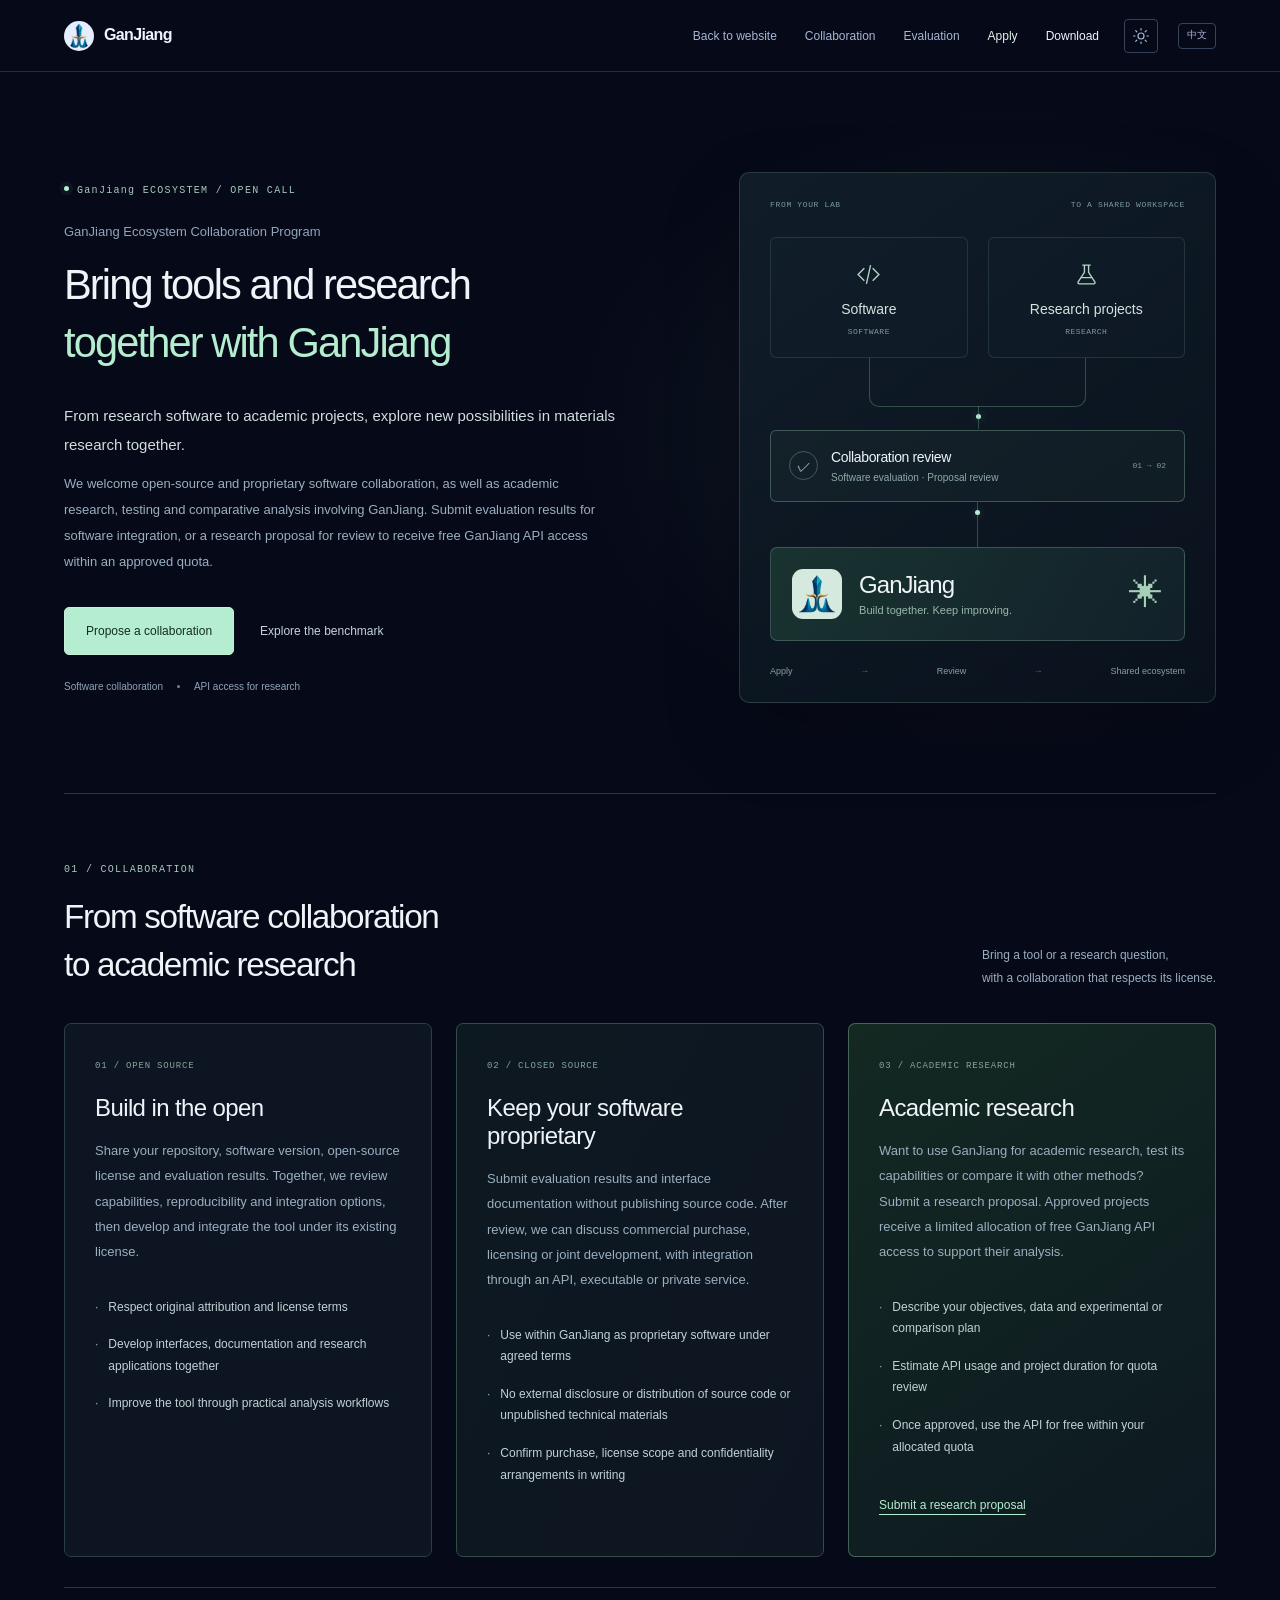
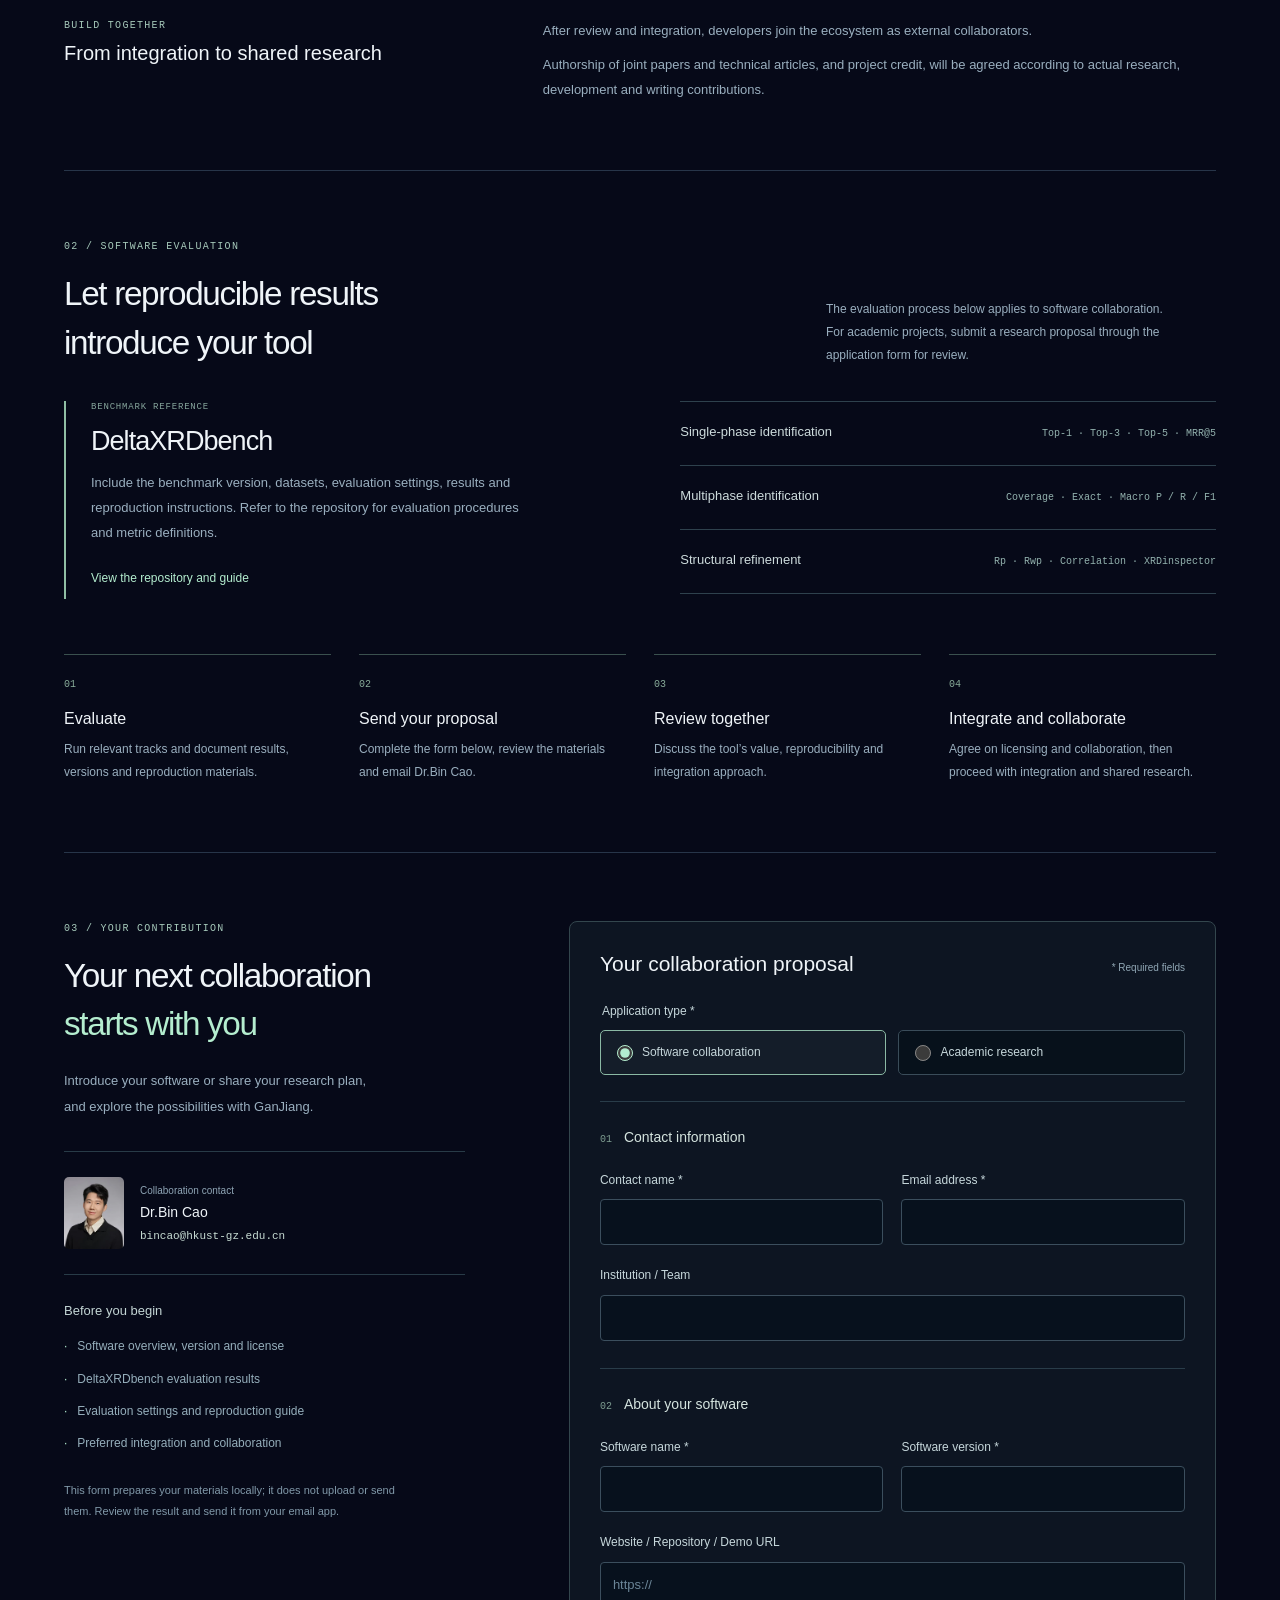
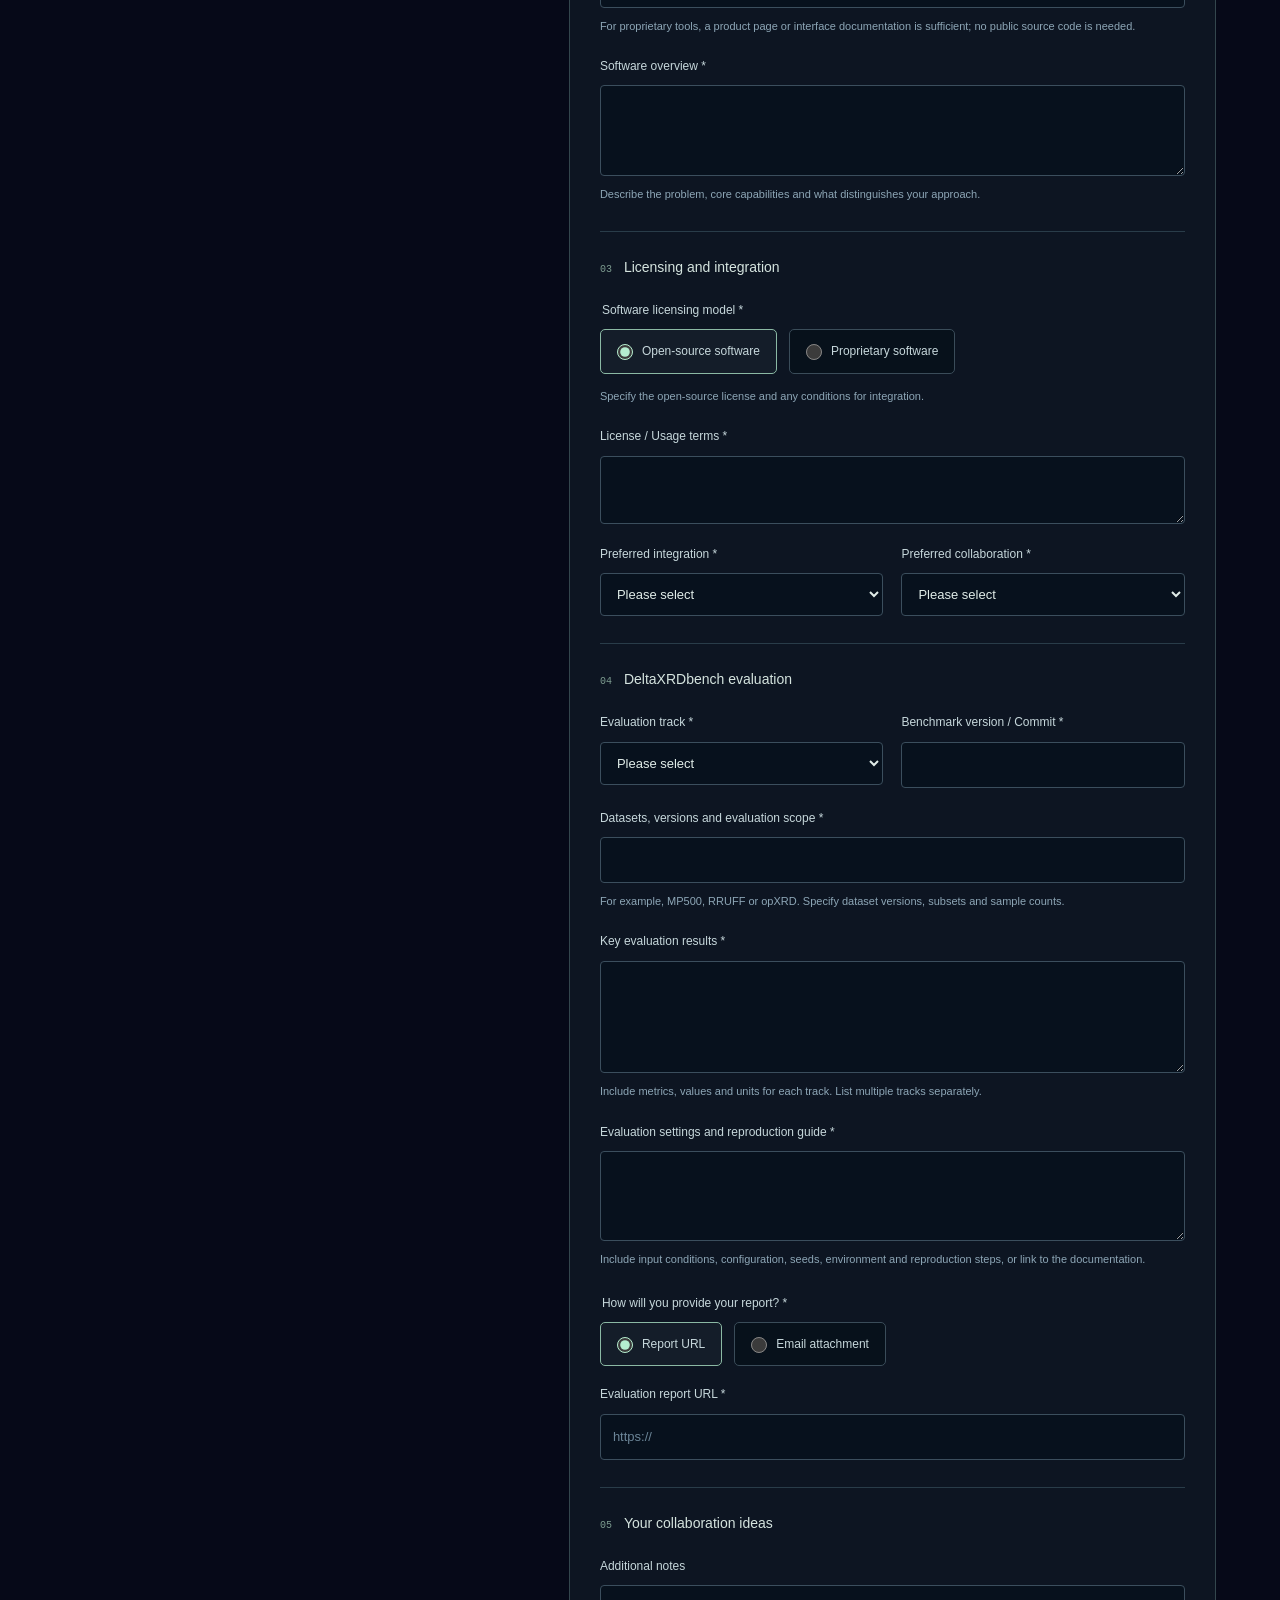
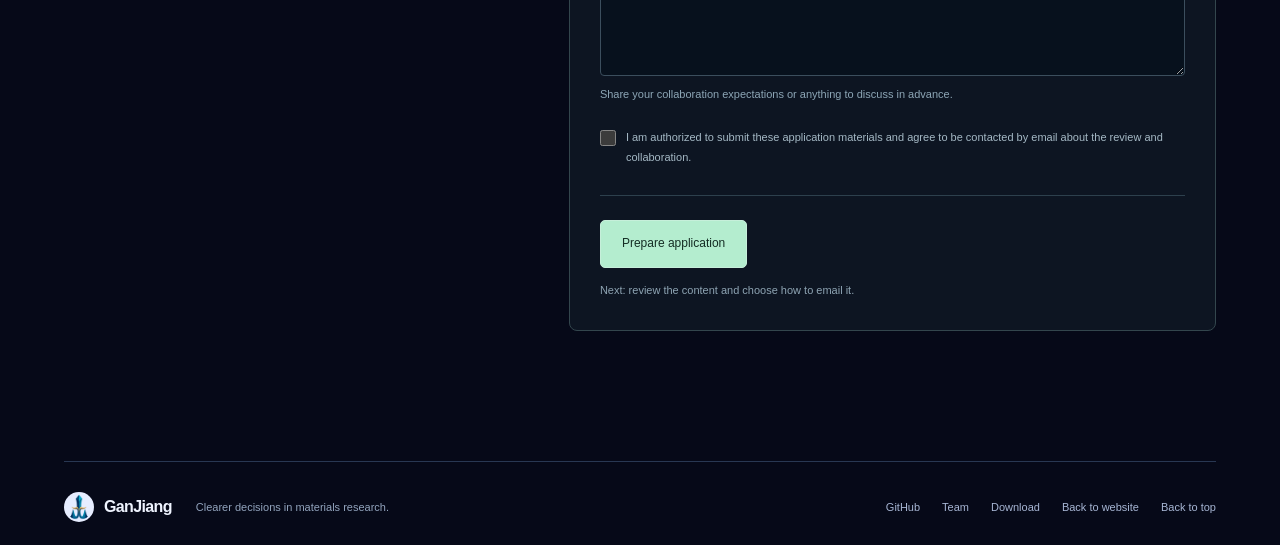
<file: collaborate.html>
<!doctype html>
<html lang="zh-CN">
<head>
  <meta charset="UTF-8" />
  <meta name="viewport" content="width=device-width, initial-scale=1" />
  <meta name="theme-color" content="#060918" />
    <script src="theme.js"></script>
  <meta name="description" content="干将生态合作：欢迎开源与闭源软件接入，也支持学术项目提交 proposal，经审核后获得限额免费 GanJiang API，用于研究、测试与对比分析。" />
  <meta property="og:type" content="website" />
  <meta property="og:title" content="生态合作申报计划 · GanJiang" />
  <meta property="og:description" content="从软件共建到学术研究，加入干将生态。提交研究 proposal，审核通过后可在获批额度内免费调用 GanJiang API。" />
  <title>生态合作申报计划 · GanJiang</title>
  <link rel="icon" href="assets/images/favicon.png" />
  <link rel="stylesheet" href="collaborate.css" />
  <link rel="stylesheet" href="site-chrome.css" />
    <link rel="stylesheet" href="theme.css" />
  <script defer src="collaborate.en.js"></script>
  <script defer src="apps/i18n.js"></script>
  <script defer src="collaborate.js"></script>
  <script defer src="title-style.js"></script>
</head>
<body class="collaborate-page">
  <a class="skip-link" href="#main">跳到主要内容</a>
  <header class="site-header shared-header">
    <a class="brand" href="index.html#home" aria-label="返回官网"><img class="brand-logo" src="assets/images/logo-small.webp" width="30" height="30" alt="" /> GanJiang</a>
    <div class="header-actions"><button class="language-toggle" type="button" aria-label="Switch to English">EN</button><button class="menu-toggle" type="button" aria-label="打开导航" aria-expanded="false" aria-controls="site-nav">菜单</button></div>
    <nav class="nav" id="site-nav" aria-label="页面导航"><a href="index.html#home">返回官网</a><a href="#collaboration">合作方式</a><a href="#evaluation">评测与流程</a><a href="#apply" class="is-current">合作申报</a><a href="apps/index.html" class="nav-cta">下载干将</a></nav>
  </header>
  <main id="main">
    <section class="co-hero co-shell" aria-labelledby="hero-title">
      <div class="co-hero-copy">
        <p class="co-eyebrow"><span class="co-status-dot" aria-hidden="true"></span>GanJiang ECOSYSTEM / OPEN CALL</p>
        <p class="co-overline">干将生态合作申报计划</p>
        <h1 id="hero-title"><span>让工具与研究</span><em>在干将生态中相遇</em></h1>
        <p class="co-lead">从科研工具到学术项目，一起拓展材料研究的可能。</p>
        <p class="co-intro">我们邀请同行研究者参与开源或闭源软件共建，也欢迎围绕干将开展学术研究、测试与对比分析。软件合作可提交评测结果；学术项目可提交研究 proposal，经审核通过后，在获批额度内免费调用 GanJiang API。</p>
        <div class="co-actions"><a class="co-button co-primary" href="#apply"><span>发起合作申报</span></a><a class="co-text-link" href="https://github.com/DeltaGanjiang/deltaxrdbench" target="_blank" rel="noopener noreferrer"><span>了解评测基准</span></a></div>
        <div class="co-hero-note"><span>软件生态共建</span><i aria-hidden="true"></i><span>学术项目 API 支持</span></div>
      </div>
      <div class="co-ecosystem" aria-label="软件共建与学术项目经评估后参与干将生态合作">
        <div class="co-diagram-heading"><span>FROM YOUR LAB</span><span>TO A SHARED WORKSPACE</span></div>
        <div class="co-sources"><div><svg viewBox="0 0 24 24" fill="none" stroke="currentColor" stroke-width="1.3" aria-hidden="true"><path d="m8 6-6 6 6 6m8-12 6 6-6 6M14 3l-4 18"/></svg><span>软件共建</span><small>SOFTWARE</small></div><div><svg viewBox="0 0 24 24" fill="none" stroke="currentColor" stroke-width="1.3" aria-hidden="true"><path d="M8 3h8M10 3v7L4 19a1.3 1.3 0 0 0 1 2h14a1.3 1.3 0 0 0 1-2l-6-9V3M7 15h10"/></svg><span>学术项目</span><small>RESEARCH</small></div></div>
        <div class="co-connector co-connector-merge" aria-hidden="true"><i></i></div>
        <div class="co-benchmark-node"><span class="co-node-icon" aria-hidden="true">✓</span><div><strong>合作评估</strong><span>软件评测 · Proposal 审核</span></div><span class="co-node-index">01 → 02</span></div>
        <div class="co-connector" aria-hidden="true"><i></i></div>
        <div class="co-destination"><img src="assets/images/logo-small.webp" width="54" height="54" alt="" /><div><strong>GanJiang</strong><span>共同建设，持续演进</span></div><span class="co-destination-star" aria-hidden="true">✳</span></div>
        <div class="co-diagram-footer"><span>提交申请</span><span aria-hidden="true">→</span><span>评估审核</span><span aria-hidden="true">→</span><span>生态共建</span></div>
      </div>
    </section>

    <section class="co-section co-shell" id="collaboration" aria-labelledby="collaboration-title">
      <div class="co-section-heading"><div><p class="co-eyebrow">01 / COLLABORATION</p><h2 id="collaboration-title">从软件共建<br />到学术项目合作</h2></div><p>带上你的工具，或提出一个研究问题，<br />找到适合彼此的合作方式。</p></div>
      <div class="co-paths">
        <article class="co-path"><span class="co-card-number">01 / OPEN SOURCE</span><h3>开源共建</h3><p>带上代码仓库、软件版本、开源许可证与评测结果。我们一起评估工具能力、复现表现和接入方式，在遵循原有许可证的基础上推进集成与联合开发。</p><ul><li>尊重原作者署名与开源许可证</li><li>共同完善接口、文档与研究场景</li><li>让工具在真实分析流程中持续改进</li></ul></article>
        <article class="co-path co-path-private"><span class="co-card-number">02 / CLOSED SOURCE</span><h3>闭源合作</h3><p>无需公开源代码，也可以提交评测结果与接口说明。通过评估后，我们可讨论商业采购、软件授权或联合研发，并通过 API、可执行程序或私有服务接入。</p><ul><li>按约定在干将中闭源调用</li><li>不向外部披露或分发源代码及未公开技术资料</li><li>采购、授权范围与保密安排由双方书面确认</li></ul></article>
        <article class="co-path co-path-research" id="academic"><span class="co-card-number">03 / ACADEMIC RESEARCH</span><h3>学术项目合作</h3><p>如果你希望使用干将开展学术研究、功能测试或与其他方法进行对比分析，欢迎提交研究 proposal。我们将审核项目，通过后开放限额免费的 GanJiang API，支持你的分析工作。</p><ul><li>说明研究目标、数据与实验或对比方案</li><li>提交预计调用量与项目周期，供额度评估</li><li>审核通过后，在获批额度内免费调用 API</li></ul><a class="co-text-link" href="#apply" data-application-type="academic"><span>提交研究 Proposal</span></a></article>
      </div>
      <div class="co-contribution"><div><p class="co-eyebrow">BUILD TOGETHER</p><h3>从工具接入，到共同研究</h3></div><p><span>通过评估并完成接入后，开发者将作为干将外部合作成员参与生态共建。</span><span class="co-credit-note">共同产出的论文、技术文章及项目贡献记录，将根据实际研究、开发与写作贡献协商署名。</span></p></div>
    </section>

    <section class="co-section co-shell" id="evaluation" aria-labelledby="evaluation-title">
      <div class="co-section-heading"><div><p class="co-eyebrow">02 / SOFTWARE EVALUATION</p><h2 id="evaluation-title">用可复现的结果<br />介绍你的工具</h2></div><p>以下评测流程适用于软件生态共建。<br />学术项目请在申报表中提交研究 proposal，供我们审核。</p></div>
      <div class="co-evaluation-grid">
        <div class="co-benchmark-card"><p class="co-card-number">BENCHMARK REFERENCE</p><h3>DeltaXRDbench</h3><p>请注明基准版本、数据集与评测设置，提供结果报告及复现说明。评测方法与指标定义以仓库文档为准。</p><a class="co-text-link" href="https://github.com/DeltaGanjiang/deltaxrdbench" target="_blank" rel="noopener noreferrer"><span>查看评测仓库与说明</span></a></div>
        <dl class="co-metrics"><div><dt>单相识别</dt><dd>Top-1 · Top-3 · Top-5 · MRR@5</dd></div><div><dt>多相识别</dt><dd>Coverage · Exact · Macro P / R / F1</dd></div><div><dt>结构精修</dt><dd>Rp · Rwp · Correlation · XRDinspector</dd></div></dl>
      </div>
      <ol class="co-steps"><li><span>01</span><h3>完成评测</h3><p>运行适用任务，整理结果、版本与复现材料。</p></li><li><span>02</span><h3>邮件申报</h3><p>填写下方表单，检查材料后发送给曹斌博士。</p></li><li><span>03</span><h3>共同评估</h3><p>交流工具价值、复现表现及技术接入方案。</p></li><li><span>04</span><h3>接入共建</h3><p>确认授权与合作安排，推进集成和共同研究。</p></li></ol>
    </section>

    <section class="co-section co-shell co-application" id="apply" aria-labelledby="apply-title">
      <aside class="co-apply-intro"><p class="co-eyebrow">03 / YOUR CONTRIBUTION</p><h2 id="apply-title">下一次合作<br /><em>从你开始</em></h2><p>介绍你的软件，或分享研究计划，<br />一起探索干将生态中的可能。</p><div class="co-contact"><img src="assets/images/bin-cao.webp" width="48" height="48" loading="lazy" alt="" /><div><span>合作联系人</span><strong>曹斌博士</strong><a href="mailto:bincao@hkust-gz.edu.cn">bincao@hkust-gz.edu.cn</a></div></div><div class="co-preparation"><h3>填写前准备</h3><ul data-preparation="software"><li>软件介绍、版本及授权信息</li><li>DeltaXRDbench 评测结果</li><li>评测配置与复现说明</li><li>期望的接入与合作方式</li></ul><ul data-preparation="academic" hidden><li>项目名称与研究目标</li><li>研究数据与实验 / 对比方案</li><li>预计 API 调用量与项目周期</li><li>预期成果与完整 proposal（如有）</li></ul></div><p class="co-local-note">表单在本页整理材料，不自动上传或发送。生成后请检查内容，并在邮件客户端中完成发送。</p></aside>
      <div class="co-form-column">
        <form id="collaboration-form">
          <fieldset id="application-fields" disabled>
            <legend class="co-sr-only">生态合作申报表</legend>
            <div class="co-form-heading"><h3>合作申报表</h3><span>带 * 的项目为必填</span></div>
            <fieldset class="co-choices co-application-choice"><legend>申报类型 *</legend><label><input name="applicationType" type="radio" value="software" checked /><span>软件生态共建</span></label><label><input name="applicationType" type="radio" value="academic" /><span>学术项目合作</span></label></fieldset>
            <section class="co-form-section" aria-labelledby="contact-fields"><h4 id="contact-fields"><span>01</span><span>联系人信息</span></h4><div class="co-field-grid">
              <label><span>联系人姓名 *</span><input name="contactName" autocomplete="name" required maxlength="100" /></label>
              <label><span>联系邮箱 *</span><input name="email" type="email" autocomplete="email" required maxlength="200" /></label>
              <label class="co-full"><span>单位 / 团队</span><input name="affiliation" autocomplete="organization" maxlength="200" /></label>
            </div></section>
            <fieldset data-application-fields="software"><legend class="co-sr-only">软件生态共建</legend>
            <section class="co-form-section" aria-labelledby="software-intro-fields"><h4 id="software-intro-fields"><span>02</span><span>关于你的软件</span></h4><div class="co-field-grid">
              <label><span>软件名称 *</span><input name="software" required maxlength="100" /></label>
              <label><span>软件版本 *</span><input name="softwareVersion" required maxlength="100" /></label>
              <label class="co-full"><span>软件主页 / 仓库 / 演示链接</span><input name="softwareUrl" type="url" inputmode="url" placeholder="https://" maxlength="1000" /><small>闭源软件可填写产品页或接口文档，无需公开源代码。</small></label>
              <label class="co-full"><span>软件简介 *</span><textarea name="summary" rows="3" maxlength="2000" required aria-describedby="summary-help"></textarea><small id="summary-help">介绍解决的问题、核心能力，以及相较现有方法的特点。</small></label>
            </div></section>
            <section class="co-form-section" aria-labelledby="software-fields"><h4 id="software-fields"><span>03</span><span>授权与接入</span></h4>
              <fieldset class="co-choices"><legend>软件授权方式 *</legend><label><input name="licenseType" type="radio" value="open" checked /><span>开源软件</span></label><label><input name="licenseType" type="radio" value="closed" /><span>闭源软件</span></label></fieldset>
              <p id="license-help" class="co-field-note">请注明开源许可证及接入时需要遵循的条件。</p>
              <div class="co-field-grid"><label class="co-full"><span>许可证 / 授权条件 *</span><textarea name="licenseTerms" rows="2" required maxlength="1500" aria-describedby="license-help"></textarea></label><label><span>计划接入方式 *</span><select name="integration" required><option value="">请选择</option><option value="api">API / 私有服务</option><option value="cli">命令行工具</option><option value="python">Python 包 / SDK</option><option value="binary">可执行程序</option><option value="discuss">希望共同讨论</option></select></label><label><span>期望的合作方式 *</span><select name="collaboration" required><option value="">请选择</option><option value="joint">联合研发与生态共建</option><option value="research">共同研究</option><option value="license">商业授权</option><option value="purchase">商业采购</option><option value="discuss">希望共同讨论</option></select></label></div>
              <label class="co-check co-nda" id="nda-field" hidden><input type="checkbox" name="nda" /><span>希望先沟通保密安排，再提供未公开技术材料。</span></label>
            </section>
            <section class="co-form-section" aria-labelledby="benchmark-fields"><h4 id="benchmark-fields"><span>04</span><span>DeltaXRDbench 评测</span></h4><div class="co-field-grid">
              <label><span>评测任务 *</span><select name="track" required aria-describedby="metrics-help"><option value="">请选择</option><option value="single">单相识别</option><option value="multi">多相识别</option><option value="refine">结构精修</option><option value="multiple">多个任务</option></select></label>
              <label><span>基准版本 / Commit *</span><input name="benchmarkVersion" required maxlength="150" /></label>
              <label class="co-full"><span>数据集、版本与评测范围 *</span><input name="dataset" required maxlength="600" aria-describedby="dataset-help" /><small id="dataset-help">例如 MP500、RRUFF 或 opXRD；注明数据版本、子集及样本数。</small></label>
              <label class="co-full"><span>主要评测结果 *</span><textarea name="metrics" rows="4" required maxlength="2500" aria-describedby="metrics-help"></textarea><small id="metrics-help">填写对应任务的指标、数值与单位；多个任务请分别列出。</small></label>
              <label class="co-full"><span>评测设置与复现说明 *</span><textarea name="reproduction" rows="3" required maxlength="3000" aria-describedby="reproduction-help"></textarea><small id="reproduction-help">注明输入条件、配置、随机种子、运行环境及复现步骤，或提供说明文档链接。</small></label>
              </div><fieldset class="co-choices co-report-choice"><legend>评测报告提供方式 *</legend><label><input type="radio" name="reportMode" value="link" checked /><span>报告链接</span></label><label><input type="radio" name="reportMode" value="attachment" /><span>邮件附件</span></label></fieldset>
              <label id="report-url-field"><span>评测报告链接 *</span><input name="reportUrl" type="url" inputmode="url" placeholder="https://" maxlength="1500" required /></label>
              <p class="co-field-note" id="attachment-note" hidden>请在发送邮件时手动附上评测报告和相关复现材料。本页不会上传附件。</p>
            </section>
            </fieldset>
            <fieldset data-application-fields="academic" hidden disabled><legend class="co-sr-only">学术项目合作</legend>
            <section class="co-form-section" aria-labelledby="research-fields"><h4 id="research-fields"><span>02</span><span>研究 Proposal</span></h4><p class="co-field-note co-quota-note">提交 proposal 后，我们会审核研究计划与 API 需求。审核通过后可在获批额度内免费调用 GanJiang API；具体额度与使用期限以审核结果为准。</p><div class="co-field-grid">
              <label class="co-full"><span>项目名称 *</span><input name="projectTitle" required maxlength="150" /></label>
              <label class="co-full"><span>研究目标与问题 *</span><textarea name="researchGoals" rows="3" required maxlength="3000" aria-describedby="research-goals-help"></textarea><small id="research-goals-help">说明研究背景、希望解决的问题，以及干将在项目中的作用。</small></label>
              <label class="co-full"><span>数据与样本规模 *</span><textarea name="researchData" rows="2" required maxlength="2000" aria-describedby="research-data-help"></textarea><small id="research-data-help">说明数据来源、类型、预计样本数与分析任务。</small></label>
              <label class="co-full"><span>实验 / 测试 / 对比方案 *</span><textarea name="researchPlan" rows="4" required maxlength="4000" aria-describedby="research-plan-help"></textarea><small id="research-plan-help">说明如何使用 API 开展分析；如涉及方法对比，请列出对比方法、评测指标与实验设置。</small></label>
              <label><span>预计 API 调用量 *</span><input name="apiUsage" required maxlength="300" aria-describedby="api-usage-help" /><small id="api-usage-help">请估算总调用量或按月用量，并简述估算依据。</small></label>
              <label><span>项目周期 *</span><input name="projectPeriod" required maxlength="200" aria-describedby="project-period-help" /><small id="project-period-help">计划起止时间或预计持续时长。</small></label>
              <label class="co-full"><span>预期成果 *</span><textarea name="researchOutcomes" rows="2" required maxlength="2000"></textarea></label>
              <label class="co-full"><span>完整 Proposal 链接（选填）</span><input name="proposalUrl" type="url" inputmode="url" placeholder="https://" maxlength="1500" /><small>可提供完整研究计划的链接，或在发送邮件时自行添加附件。</small></label>
            </div></section>
            </fieldset>
            <section class="co-form-section" aria-labelledby="more-fields"><h4 id="more-fields"><span id="more-fields-number">05</span><span>合作想法</span></h4><label><span>补充说明</span><textarea name="notes" rows="3" maxlength="2500" aria-describedby="notes-help"></textarea><small id="notes-help">可补充合作预期或需要提前沟通的问题。</small></label><label class="co-check"><input type="checkbox" name="consent" required /><span>我有权提交上述申报材料，并愿意就评估与合作接受邮件联系。</span></label></section>
            <div class="co-form-submit"><button class="co-button co-primary" type="submit"><span>生成申报材料</span></button><p>下一步：检查内容，选择邮件发送方式。</p></div>
          </fieldset>
        </form>
        <noscript><p class="co-noscript">请启用 JavaScript 使用申报表，或将软件合作材料、学术项目 proposal 与 API 额度需求发送至 <a href="mailto:bincao@hkust-gz.edu.cn">bincao@hkust-gz.edu.cn</a>。</p></noscript>
        <section class="co-preview" id="application-preview" hidden aria-labelledby="preview-title"><p class="co-eyebrow">READY FOR YOUR REVIEW</p><h3 id="preview-title" tabindex="-1">检查并发送申报材料</h3><p>收件人：曹斌博士 · bincao@hkust-gz.edu.cn</p><label><span>邮件主题</span><input id="application-subject" readonly /></label><label><span>申报内容</span><textarea id="application-body" rows="14" readonly spellcheck="false"></textarea></label><p class="co-field-note" id="delivery-note"></p><div class="co-preview-actions"><a class="co-button co-primary" id="open-application-email"><span>打开邮件客户端</span></a><button class="co-button co-secondary" id="download-application" type="button">下载申报材料 .txt</button><button class="co-text-button" id="copy-application" type="button">复制内容</button></div><p class="co-preview-reminder">材料尚未发送。请在邮件客户端中确认收件人、内容和附件后发送。</p></section>
        <p class="co-form-status" id="form-status" role="status" aria-live="polite"></p>
      </div>
    </section>
  </main>
  <footer class="shared-footer"><div class="footer-identity"><a class="brand" href="index.html#home"><img class="brand-logo" src="assets/images/logo-small.webp" width="30" height="30" alt="" /> GanJiang</a><p>让材料研究的判断更清楚。</p></div><div class="footer-links"><a href="https://github.com/DeltaGanjiang" target="_blank" rel="noopener noreferrer">GitHub</a><a href="team.html">团队成员</a><a href="apps/index.html">下载干将</a><a href="index.html#home">返回官网</a><a href="#main">回到顶部</a></div></footer>
</body>
</html>
</file>
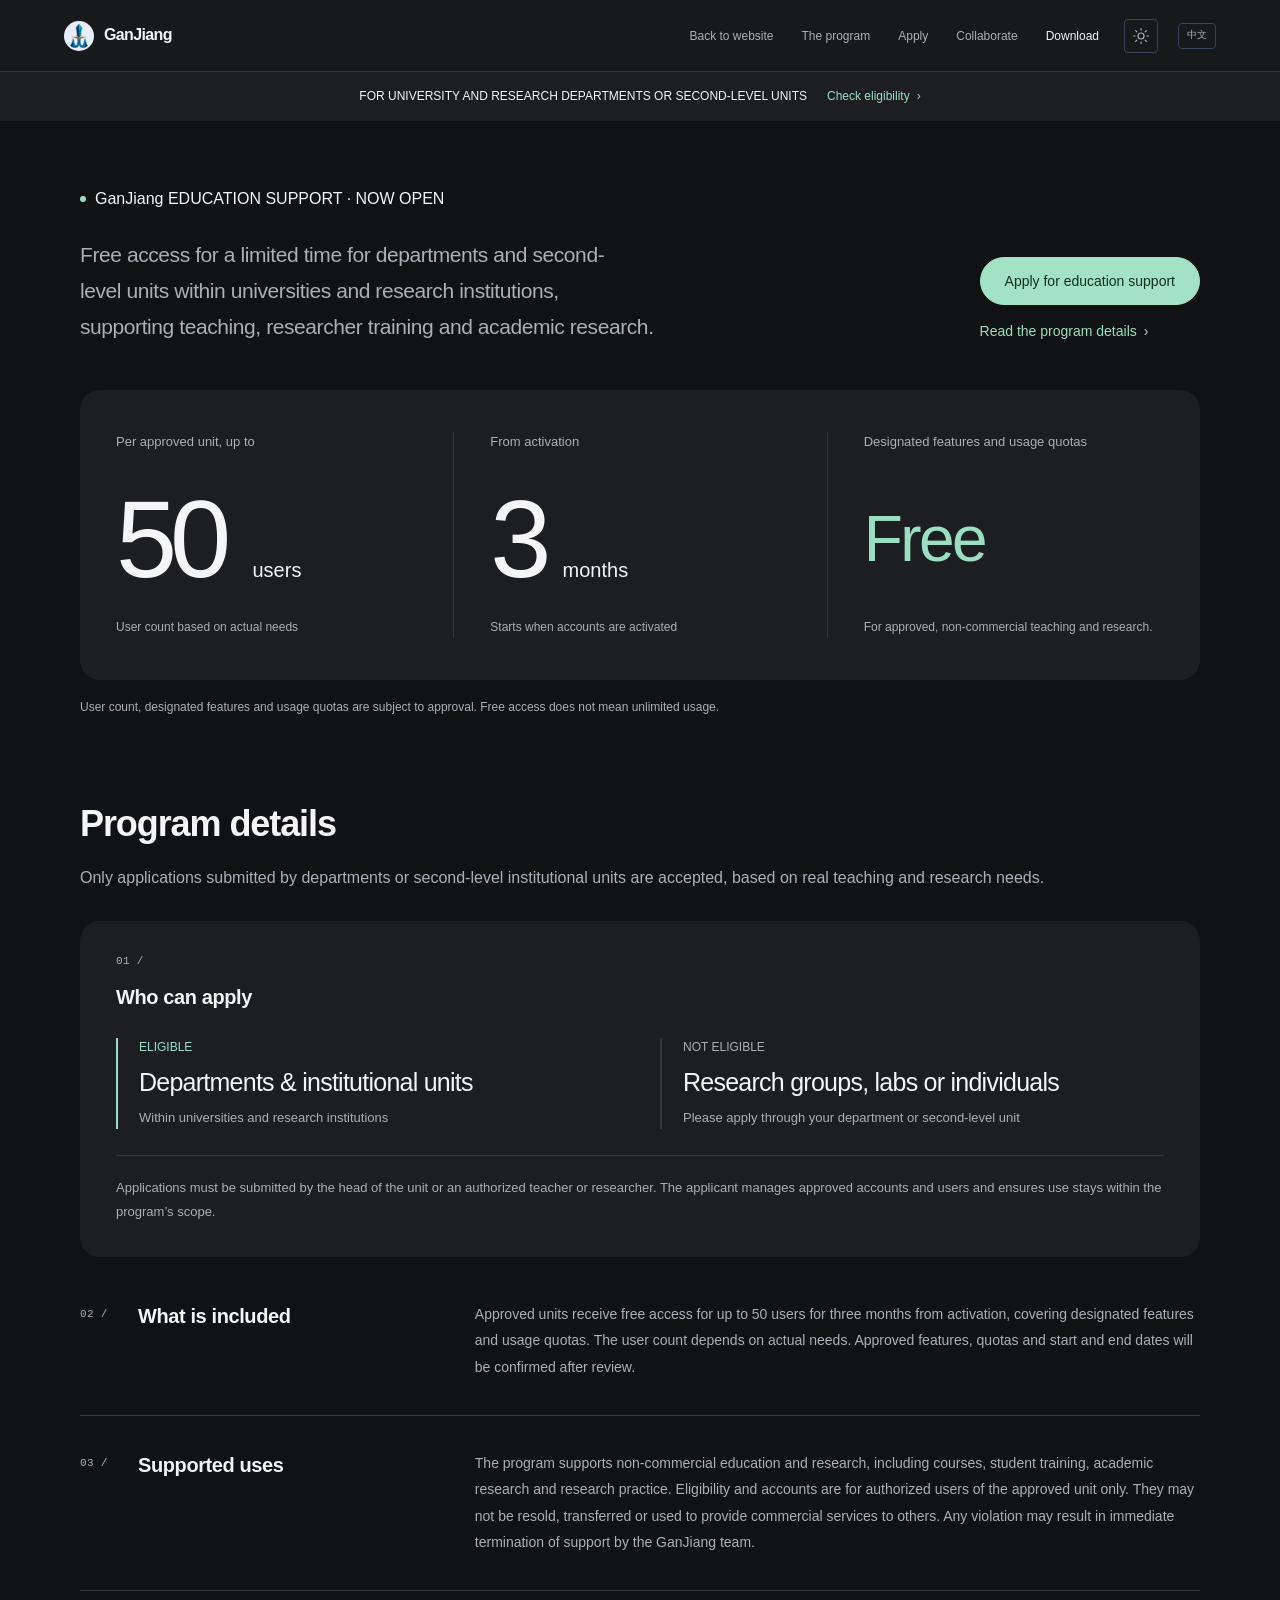
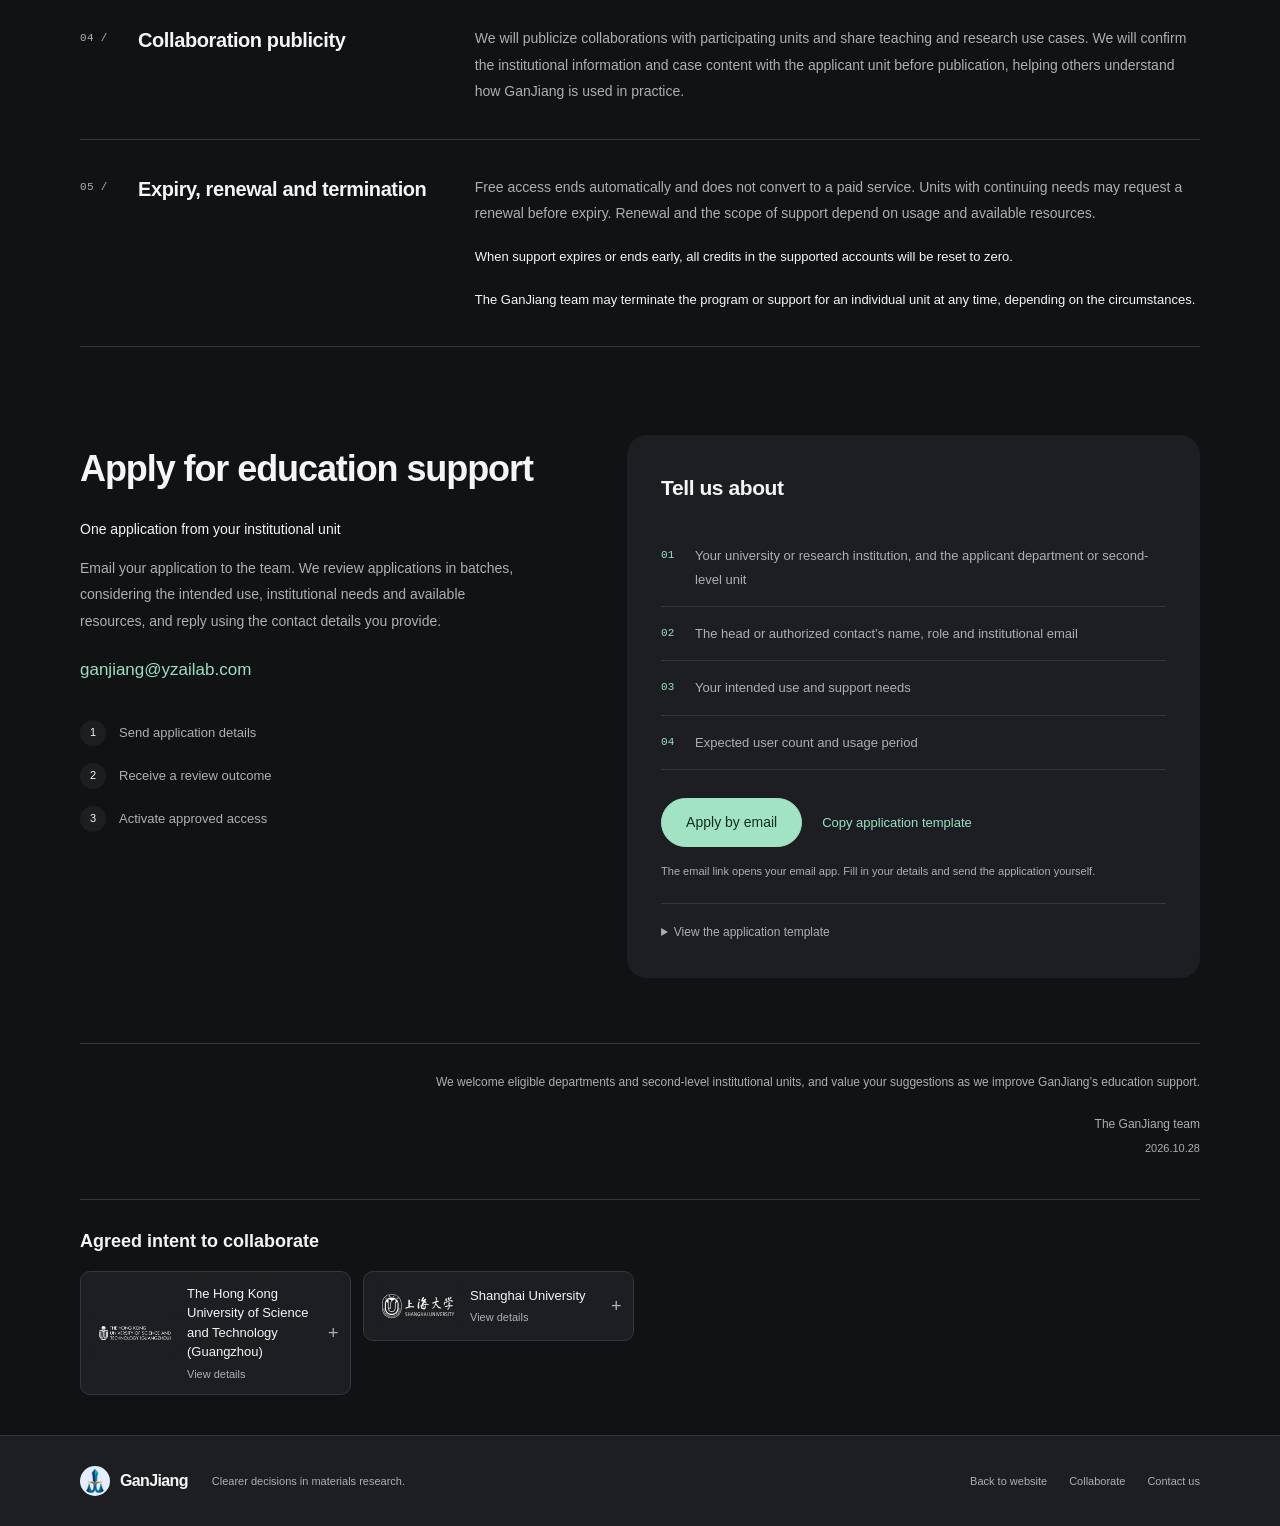
<file: education.html>
<!doctype html>
<html lang="zh-CN" class="education-document">
<head>
  <meta charset="UTF-8" />
  <meta name="viewport" content="width=device-width, initial-scale=1" />
  <meta name="theme-color" content="#060918" />
  <script src="theme.js"></script>
  <title>干将教育支持计划 · GanJiang</title>
  <meta name="description" content="干将教育支持计划正式启动：面向高校与科研机构所属的院系或二级机构，提供最多50人、3个月的限期免费使用支持。了解申请条件、使用范围与申请方式。" />
  <meta property="og:type" content="website" />
  <meta property="og:locale" content="zh_CN" />
  <meta property="og:title" content="干将教育支持计划 · GanJiang" />
  <meta property="og:description" content="让真实的课堂与研究用上干将。面向符合条件的院系或二级机构，提供最多50人、3个月的免费支持，具体功能与额度以审核结果为准。" />
  <link rel="icon" href="assets/images/favicon.png" />
  <link rel="stylesheet" href="education.css" />
  <link rel="stylesheet" href="site-chrome.css" />
  <link rel="stylesheet" href="theme.css" />
  <link rel="stylesheet" href="education-page.css" />
  <script defer src="education.js"></script>
</head>
<body class="education-page">
  <a class="edu-skip" href="#main" data-education-copy="skip">跳到主要内容</a>
  <header class="site-header shared-header">
    <a class="brand" href="index.html#home" aria-label="GanJiang"><img class="brand-logo" src="assets/images/logo-small.webp" width="30" height="30" alt="" /> GanJiang</a>
    <div class="header-actions"><button class="language-toggle" type="button" aria-label="Switch to English">EN</button><button class="menu-toggle" type="button" aria-label="打开导航" aria-expanded="false" aria-controls="site-nav">菜单</button></div>
    <nav id="site-nav" class="nav" aria-label="Main navigation"><a href="index.html#home" data-education-copy="backHome">返回官网</a><a href="#plan" data-education-copy="planNav">计划说明</a><a href="#apply" data-education-copy="applyNav">申请支持</a><a href="collaborate.html" data-education-copy="collaborateNav">生态合作</a><a class="nav-cta" href="apps/index.html" data-education-copy="downloadNav">下载干将</a></nav>
  </header>
  <main id="main">
    <div class="edu-notice"><span data-education-copy="notice">面向高校与科研机构的院系或二级机构</span><a href="#eligibility" data-education-copy="eligibilityLink">查看申请资格</a></div>
    <section class="edu-hero edu-shell" aria-labelledby="education-title">
      <div class="edu-hero-copy">
        <p class="edu-eyebrow edu-launch"><span class="edu-launch-dot" aria-hidden="true"></span><span data-education-copy="launch">干将教育支持计划 · 正式启动</span></p>
        <h1 id="education-title" class="edu-sr-only" data-education-copy="pageTitle">干将教育支持计划</h1>
        <p class="edu-intro" data-education-copy="heroIntro">为高校、科研机构所属的院系或二级机构提供限期免费支持，用于课程教学、人才培养和学术研究。</p>
        <div class="edu-actions"><a class="edu-button" href="#apply" data-education-copy="applyCta">申请教育支持</a><a class="edu-text-link" href="#plan" data-education-copy="readPlan">查看计划说明</a></div>
      </div>
      <div class="edu-benefits" aria-labelledby="benefits-title">
        <h2 class="edu-sr-only" id="benefits-title" data-education-copy="offerTitle">为教学与科研，留一份探索空间</h2>
        <dl class="edu-benefit-grid">
          <div class="edu-benefit edu-benefit-people"><dt data-education-copy="peopleLabel">每个获批单位最多支持</dt><dd><span class="edu-stat-value" data-edu-count="50" aria-hidden="true">50</span><span class="edu-sr-only">50 </span><span class="edu-stat-unit" data-education-copy="peopleUnit">人</span></dd><dd class="edu-benefit-note" data-education-copy="peopleNote">具体人数按实际需求核定</dd></div>
          <div class="edu-benefit edu-benefit-time"><dt data-education-copy="periodLabel">自开通之日起</dt><dd><span class="edu-stat-value" data-edu-count="3" aria-hidden="true">3</span><span class="edu-sr-only">3 </span><span class="edu-stat-unit" data-education-copy="monthUnit">个月</span></dd><dd class="edu-benefit-note" data-education-copy="periodNote">支持期自账户开通之日起计算</dd></div>
          <div class="edu-benefit edu-benefit-access"><dt data-education-copy="accessLabel">指定功能与使用额度</dt><dd class="edu-benefit-word" data-education-copy="freeAccess">免费</dd><dd class="edu-benefit-note" data-education-copy="accessNote">获批后开通，支持非商业教学与科研。</dd></div>
        </dl>
        <p class="edu-benefits-note" data-education-copy="quotaNote">具体人数、指定功能及使用额度以审核结果为准，免费支持不等于无限量使用。</p>
      </div>
    </section>
    <section id="plan" class="edu-plan edu-shell" aria-labelledby="plan-title">
      <div class="edu-section-intro edu-plan-heading"><h2 id="plan-title" data-education-copy="planTitle">计划说明</h2><p class="edu-plan-one-line" data-education-copy="planIntro">仅受理院系或二级机构统一申请，围绕真实的教学与科研需求开展。</p></div>
      <div class="edu-terms">
        <article class="edu-term-card edu-eligibility" id="eligibility"><span class="edu-number" aria-hidden="true">01 /</span><div><h3 data-education-copy="whoTitle">谁可以申请</h3><div class="edu-eligibility-grid"><div class="edu-eligible"><span class="edu-eligibility-label" data-education-copy="eligibleLabel">可以申请</span><h4 data-education-copy="eligibleTitle">院系或二级机构</h4><p data-education-copy="eligibleText">高校、科研机构所属单位</p></div><div class="edu-ineligible"><span class="edu-eligibility-label" data-education-copy="ineligibleLabel">不予受理</span><h4 data-education-copy="ineligibleTitle">课题组、实验室或个人</h4><p data-education-copy="ineligibleText">请由所属院系或二级机构统一申请</p></div></div><p data-education-copy="whoBody">由负责人或经申请单位授权的教师、研究人员统一提交。申请人须负责获批账号及用户管理，并确保相关使用符合本计划的支持范围。</p></div></article>
        <article class="edu-term-card edu-support-details"><span class="edu-number" aria-hidden="true">02 /</span><div><h3 data-education-copy="supportTitle">提供哪些支持</h3><p data-education-copy="supportBody">审核通过后，申请单位可获得最多50名用户、自开通之日起3个月的免费使用支持，包含指定功能及相应使用额度。具体人数根据实际需求核定，功能范围、使用额度与起止时间将在获批后告知。</p></div></article>
        <article class="edu-term-card edu-usage-details"><span class="edu-number" aria-hidden="true">03 /</span><div><h3 data-education-copy="useTitle">支持哪些用途</h3><p data-education-copy="useBody">适用于课程教学、学生培养、学术研究、科研训练等非商业教育与科研活动。支持资格及账号仅限获批单位的授权用户使用，不得转售、转让，或用于对外提供商业服务。如有违反，干将团队可立即终止支持。</p></div></article>
        <article class="edu-term-card edu-publicity-details"><span class="edu-number" aria-hidden="true">04 /</span><div><h3 data-education-copy="publicityTitle">合作宣传</h3><p data-education-copy="publicityBody">我们会宣传参与本计划的单位合作，分享教学与科研应用案例。具体公开的单位信息与案例内容，将与申请单位沟通确认，让更多人了解干将在真实场景中的使用。</p></div></article>
        <article class="edu-term-card edu-expiry-details"><span class="edu-number" aria-hidden="true">05 /</span><div><h3 data-education-copy="endTitle">到期、续期与支持终止</h3><p data-education-copy="endBody">免费支持到期后自动结束，不会自动转为付费服务。仍有需求的单位可在到期前申请续期，是否续期及支持范围，将结合使用情况和资源安排评估确定。</p><p class="edu-termination" data-education-copy="creditExpiry">支持期届满或提前终止后，相关支持账户的积分将全部清零。</p><p class="edu-termination" data-education-copy="termination">干将团队可根据实际情况，随时终止本计划或个别单位的支持。</p></div></article>
      </div>
    </section>
    <section id="apply" class="edu-apply edu-shell" aria-labelledby="apply-title">
      <div class="edu-section-intro"><h2 id="apply-title" data-education-copy="applyTitle">申请教育支持</h2><p class="edu-apply-unit" data-education-copy="applyUnit">由申请单位统一提交</p><p data-education-copy="applyIntro">请将申请信息发送至团队邮箱。我们将根据申请用途、单位需求及可用资源分批审核，并通过预留的联系方式反馈结果。</p><a class="edu-email" href="mailto:ganjiang@yzailab.com">ganjiang@yzailab.com</a><ol class="edu-apply-steps"><li><span aria-hidden="true">1</span><span data-education-copy="stepPrepare">填写申请信息</span></li><li><span aria-hidden="true">2</span><span data-education-copy="stepReview">分批审核反馈</span></li><li><span aria-hidden="true">3</span><span data-education-copy="stepActivate">获批后开通支持</span></li></ol></div>
      <div class="edu-application">
        <h3 data-education-copy="prepareTitle">申请时，请介绍</h3>
        <ol class="edu-checklist"><li data-education-copy="infoOrg">所属高校或科研机构、院系或二级机构名称</li><li data-education-copy="infoContact">负责人或授权联系人姓名、职务及机构邮箱</li><li data-education-copy="infoPurpose">拟使用场景与支持需求</li><li data-education-copy="infoSize">预计使用人数及使用时间</li></ol>
        <div class="edu-actions"><a class="edu-button" data-education-email href="mailto:ganjiang@yzailab.com?subject=%E5%B9%B2%E5%B0%86%E6%95%99%E8%82%B2%E6%94%AF%E6%8C%81%E8%AE%A1%E5%88%92%E7%94%B3%E8%AF%B7" data-education-copy="emailCta">通过邮件申请</a><button class="edu-copy" type="button" id="education-copy" hidden data-education-copy="copyTemplate">复制申请模板</button></div>
        <p class="edu-mail-note" data-education-copy="mailNote">邮件按钮将打开你的邮件应用，请填写申请信息后自行发送。</p>
        <p class="edu-copy-status" id="education-copy-status" role="status" aria-live="polite"></p>
        <details class="edu-template"><summary data-education-copy="showTemplate">查看申请信息模板</summary><label class="edu-sr-only" for="education-template" data-education-copy="templateLabel">可复制的邮件申请模板</label><textarea id="education-template" rows="12" readonly>干将团队您好，我希望申请教育支持计划。

所属高校或科研机构：
申请院系或二级机构名称：
负责人或授权联系人姓名：
职务：
机构邮箱：
拟使用场景（课程教学 / 学术研究 / 科研训练等）：
支持需求（功能、预计使用量等）：
预计使用人数（最多50人）：
期望开通时间与使用安排（支持期3个月）：

我代表上述院系或二级机构申请，已获得相应授权，已阅读计划说明，并负责获批账号及用户管理，可就申请与使用接受联系。</textarea></details>
      </div>
    </section>
    <p class="edu-welcome edu-shell" data-education-copy="welcome">欢迎符合条件的院系或二级机构申请，也期待你的使用建议，一起完善干将的教育支持服务。</p>
    <p class="edu-signoff edu-shell"><span data-education-copy="teamName">干将团队</span><time datetime="2026-10-28">2026.10.28</time></p>
    <section class="edu-partners edu-shell" aria-labelledby="education-partners-title">
      <h2 id="education-partners-title" data-education-copy="partnersTitle">已达成合作意向</h2>
      <ul class="edu-partner-list">
        <li>
          <details class="edu-partner edu-partner-article" id="hkust-guangzhou">
            <summary><span class="edu-partner-logo"><img src="assets/partners/hkust-guangzhou-wordmark.png" width="566" height="108" loading="lazy" decoding="async" alt="" /></span><span class="edu-partner-copy"><span data-education-copy="partnerHkustGz">香港科技大学（广州）</span><span class="edu-partner-hint" data-education-copy="partnerDetails">查看详情</span></span></summary>
            <article class="edu-partner-story" aria-labelledby="mcpf-story-title">
              <h3 id="mcpf-story-title" data-education-copy="mcpfStoryTitle">香港科技大学（广州）MCPF与国创决策通用智能研究所达成合作意向</h3>
              <p data-education-copy="mcpfStoryIntro">近日，香港科技大学（广州）材料表征与制备中央实验室（MCPF）与国创决策通用智能研究所达成合作意向。双方拟通过“干将教育支持计划”，为相关师生提供一定期限的免费使用权限，将面向粉末X射线衍射（PXRD）分析的科学智能体“干将”用于图谱解读、数据分析练习及科研训练。</p>
              <h4 data-education-copy="mcpfFacilityTitle">结合材料表征实践中的数据分析需求</h4>
              <p data-education-copy="mcpfFacilityIntro"><a href="https://mcpf.hkust-gz.edu.cn">材料表征与制备中央实验室（MCPF）</a>是港科大（广州）专为先进材料合成与表征设立的中央研究平台，拥有约2500平方米的专用实验空间，为师生提供材料测试、分析及相关技术支持。在X射线分析领域，MCPF配备高通量粉末X射线衍射仪、多功能X射线衍射仪、台式粉末X射线衍射仪等设备，可为不同研究需求提供实验支持。</p>
              <p data-education-copy="mcpfAnalysisNeeds">对于使用PXRD开展材料研究的师生而言，获得衍射图谱之后，还需要进一步识别物相、分析多相组成，并检验结构模型与实验数据是否相符。此次合作拟为相关师生提供干将的使用支持，使其能够结合实验数据，尝试运用科研智能体开展分析练习，学习理解工具给出的依据与结果。</p>
              <figure class="edu-partner-photo">
                <img src="assets/partners/hkust-guangzhou-mcpf.png" width="2276" height="934" loading="lazy" decoding="async" alt="" />
                <figcaption data-education-copy="mcpfPhotoCaption">材料表征与制备中央实验室（MCPF）</figcaption>
              </figure>
              <h4 data-education-copy="mcpfPracticeTitle">使用干将开展图谱解读与科研训练</h4>
              <p data-education-copy="mcpfAgentIntro"><a href="https://ganjiang.asia">“干将”</a>是一款面向PXRD分析的科学智能体，由国创决策通用智能研究所曹斌博士带领团队研发。它将材料科学知识、专业算法与人工智能技术相结合，贯通物相识别、多相分解与结构精修等分析环节，支持用户核查分析依据、审阅分析结果。</p>
              <p data-education-copy="mcpfPracticeExample">在具体使用中，相关师生可从一份实验衍射图谱出发，借助干将进行物相识别和多相分析，再围绕候选物相与拟合结果开展讨论。例如，面对可能包含多种物相的样品，可比较不同候选物相组合及其拟合结果，结合样品信息与实验条件，判断哪一种解释更有依据。对于尚不能确定的结论，也可进一步梳理需要核查的信息。</p>
              <p data-education-copy="mcpfStudentTraining">对于正在学习衍射分析方法的学生，干将可作为数据解读练习中的辅助工具。学生可在使用过程中梳理分析步骤、比较不同方案，并说明判断依据，逐步理解物相识别、多相分析与结构精修之间的联系。教师也可结合具体图谱，组织学生讨论工具输出与实验信息是否相符，帮助其学习审阅分析结果。</p>
              <p data-education-copy="mcpfResearchReview">对于已有科研任务的师生，干将可用于辅助解读相关衍射数据，为分析提供参考。工具给出的结果仍需结合样品情况、实验条件及专业判断进行审阅；分析结论是否成立，应回到相应的数据和依据加以核查。</p>
              <h4 data-education-copy="mcpfSupportTitle">通过教育支持计划提供免费使用支持</h4>
              <p data-education-copy="mcpfSupportIntro">本次拟提供的支持主要围绕干将的实际使用展开，使有需要的师生能够在获批期限与额度内，结合手头的衍射数据开展分析练习与科研训练。根据干将教育支持计划，符合条件并通过审核的单位，可获得以下支持：</p>
              <ul class="edu-partner-support">
                <li data-education-copy="mcpfSupportPeople"><strong>支持人数：</strong>每个获批单位最多支持50名用户，具体人数按实际需求核定。</li>
                <li data-education-copy="mcpfSupportPeriod"><strong>免费期限：</strong>自账户开通之日起3个月，提供指定功能及相应使用额度。</li>
                <li data-education-copy="mcpfSupportUses"><strong>适用场景：</strong>用于课程教学、学生培养、学术研究和科研训练等非商业教育与科研活动。</li>
              </ul>
              <p data-education-copy="mcpfSupportTerms">具体支持对象、账号开通、功能范围、使用额度及起止时间，将根据实际需求与审核结果进一步明确。免费支持到期自动结束，不会自动转为付费服务；续期按计划规则另行申请。</p>
            </article>
          </details>
        </li>
        <li>
          <details class="edu-partner edu-partner-article" id="shanghai-university">
            <summary><span class="edu-partner-logo"><img src="assets/partners/shanghai-university.svg" width="491" height="168" loading="lazy" decoding="async" alt="" /></span><span class="edu-partner-copy"><span data-education-copy="partnerShu">上海大学</span><span class="edu-partner-hint" data-education-copy="partnerDetails">查看详情</span></span></summary>
            <article class="edu-partner-story" aria-labelledby="shu-story-title">
              <h3 id="shu-story-title" data-education-copy="shuStoryTitle">上海大学MGI与长三角国创中心通用决策智能研究所合作探索科研智能体赋能材料教学</h3>
              <p data-education-copy="shuStoryIntro">近日，上海大学材料基因组工程研究院（MGI）与长三角国家技术创新中心通用决策智能研究所达成合作意向。双方拟依托上海大学研究生课程《AI智能体与科研实践》，将面向粉末X射线衍射分析的科学智能体“干将”（GanJiang）引入课程教学与科研训练，并通过“干将”教育支持计划，为师生提供免费使用资源，探索人工智能技术与材料科学教学深度融合的新模式。</p>
              <p data-education-copy="shuStoryContext">此次合作既是上海大学推进“AI+材料”交叉学科建设的进一步探索，也是前沿科研智能体走进高校课堂、服务科研人才培养的具体实践。</p>
              <h4 data-education-copy="shuCourseTitle">科研智能体走进课堂，助力材料人才培养</h4>
              <p data-education-copy="shuCourseIntro">《AI智能体与科研实践》是上海大学与上海人工智能实验室（浦江实验室）联合共建的研究生课程，依托书生系列国产大模型与“书生·端砚”科学发现平台，结合上海大学在人工智能赋能材料科学领域的科研成果，采用理论讲授与动手实践相结合的教学模式，培养学生利用人工智能解决真实科研问题的能力。</p>
              <p data-education-copy="shuCourseTeaching">课程由中国科学院院士、上海大学材料基因组工程研究院院长张统一讲授开学第一课，上海大学熊杰助理研究员等负责教学，围绕大语言模型、科研智能体、工具调用、技能开发及多智能体协作等内容开展系统讲授与实践训练。课程拟引入通用决策智能研究所发布的<a href="https://ganjiang.asia">“干将”XRD科学智能体</a>，将垂域科研智能体的创新成果融入材料表征教学，引导学生在实际科研任务中理解人工智能与专业算法的结合方式。</p>
              <figure class="edu-partner-photo">
                <img src="assets/partners/shanghai-university-ai-course.jpg" width="1026" height="660" loading="lazy" decoding="async" alt="" />
                <figcaption data-education-copy="shuPhotoCaption">课程嘉宾张统一院士为学生授课</figcaption>
              </figure>
              <h4 data-education-copy="shuXrdTitle">聚焦XRD分析，推动专业知识与人工智能融合</h4>
              <p data-education-copy="shuXrdIntro">“干将”是由通用决策智能研究所曹斌博士带领团队研发的科学智能体，面向粉末X射线衍射（PXRD）分析中的实际需求，将材料科学知识、专业分析算法与人工智能技术相结合，支持物相识别、多相分解、结构精修及分析结果核查等任务。</p>
              <p data-education-copy="shuXrdPractice">在课程实践中，双方拟围绕真实XRD实验数据开展案例教学和科研训练。学生可借助“干将”分析实验衍射图谱、识别候选物相、比较结构精修结果，并结合实验条件和材料科学知识，对智能体的分析依据与结果可靠性进行判断。同时，课程将结合智能体评测与综合实践，引导学生自主提出科学问题、设计分析任务、检验工具输出，理解科研智能体的能力边界，逐步培养专业知识与人工智能技术融合应用的能力。</p>
              <h4 data-education-copy="shuSupportTitle">依托教育支持计划为师生提供免费科研工具</h4>
              <p data-education-copy="shuSupportIntro">为支持科研智能体在高校教学与科研训练中的应用，双方拟通过“干将”教育支持计划，为《AI智能体与科研实践》课程及相关学术培养活动提供免费使用支持，推动课堂学习与课后实践、科研训练相衔接。根据该计划，上海大学参与《AI智能体与科研实践》课程的师生将获得免费的科研智能体使用支持，具体包括：</p>
              <ul class="edu-partner-support">
                <li data-education-copy="shuSupportPeople"><strong>支持人数：</strong>根据课程教学及科研训练的实际需求，最多可获得50个用户使用名额。</li>
                <li data-education-copy="shuSupportPeriod"><strong>免费期限：</strong>自账户开通之日起，可享受为期3个月的免费使用支持，涵盖指定功能及相应使用额度。</li>
                <li data-education-copy="shuSupportUses"><strong>应用场景：</strong>支持学生开展XRD数据分析、材料表征、课程实践及相关学术研究，助力学生将专业知识与人工智能技术相结合。</li>
              </ul>
              <p data-education-copy="shuOutlook">此次合作进一步丰富了上海大学《AI智能体与科研实践》课程的教学资源与实践场景，将前沿科研智能体的技术成果引入研究生培养过程。未来，上海大学材料基因组工程研究院将与长三角国家技术创新中心通用决策智能研究所深化合作，依托课程教学和真实材料表征任务，探索科研智能体在材料分析、科研训练及人才培养中的应用，并通过学生实践反馈促进相关技术优化，推动人工智能技术、材料科学研究与研究生教育深度融合，为培养具有人工智能素养和跨学科创新能力的高层次人才提供有力支持。</p>
            </article>
          </details>
        </li>
      </ul>
    </section>
  </main>
  <footer class="shared-footer"><div class="edu-footer-inner edu-shell"><div class="footer-identity"><a class="brand" href="index.html#home"><img class="brand-logo" src="assets/images/logo-small.webp" width="30" height="30" alt="" /> GanJiang</a><p data-education-copy="footerTagline">让材料研究的判断更清楚。</p></div><div class="footer-links"><a href="index.html#home" data-education-copy="backHome">返回官网</a><a href="collaborate.html" data-education-copy="collaborateNav">生态合作</a><a href="mailto:ganjiang@yzailab.com" data-education-copy="contactNav">联系我们</a></div></div></footer>
</body>
</html>
</file>
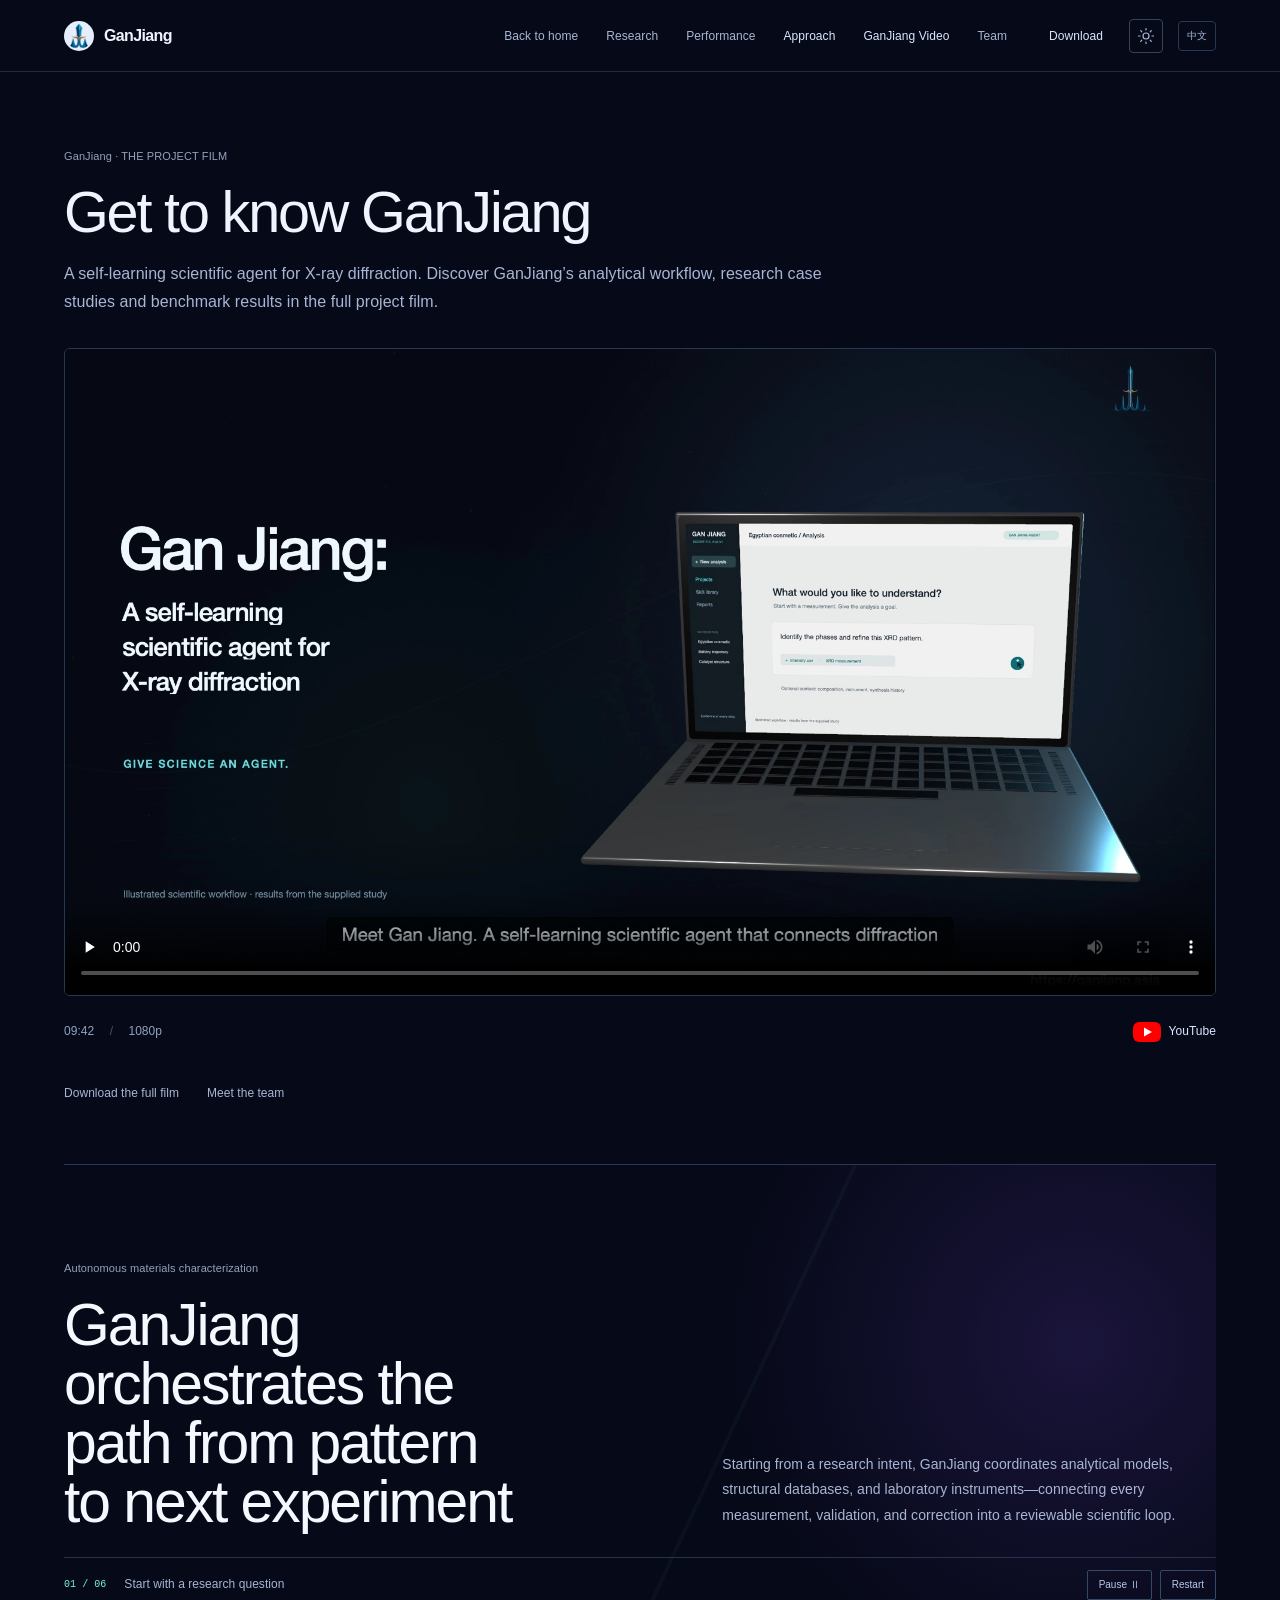
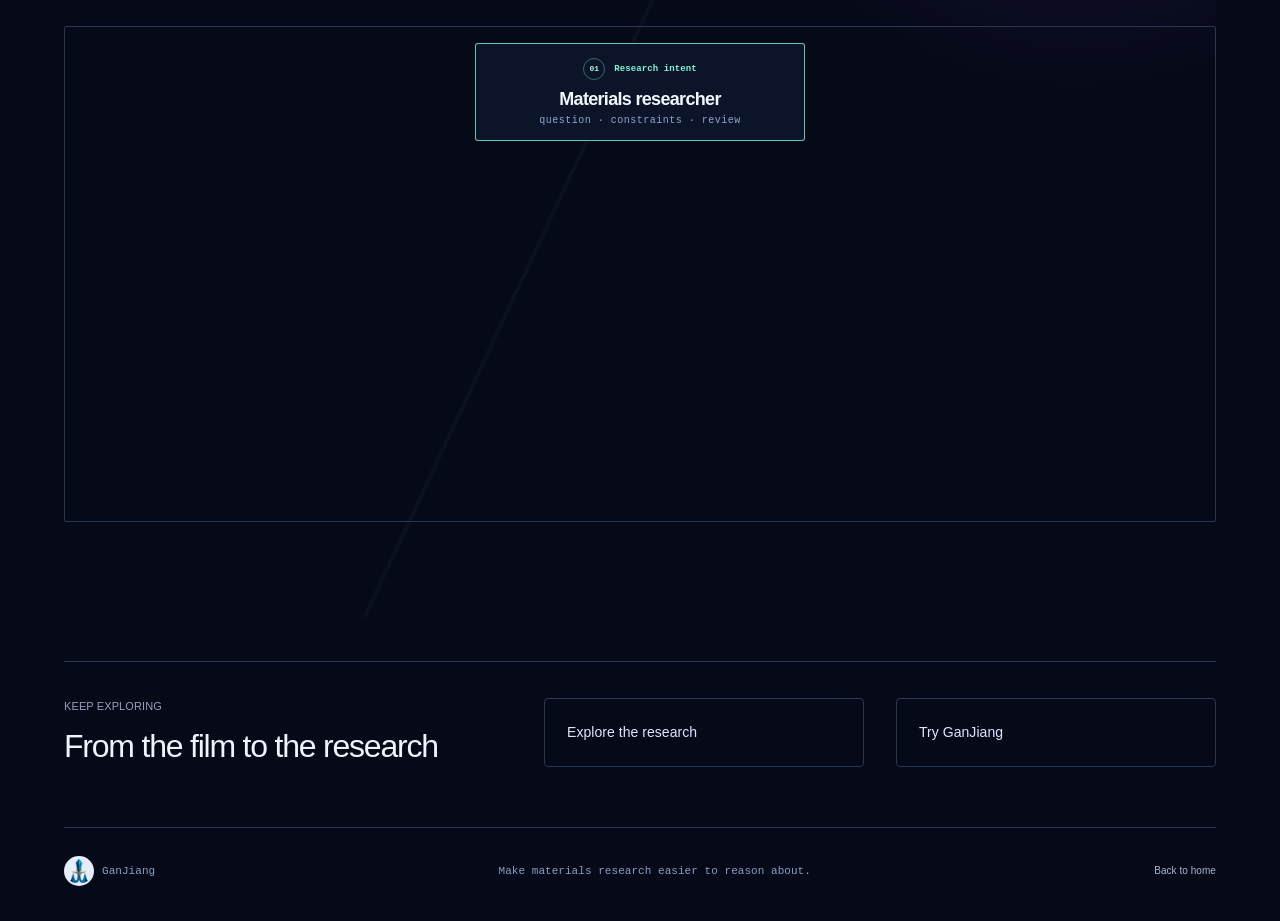
<file: film.html>
<!doctype html>
<html lang="zh-CN">
  <head>
    <meta charset="UTF-8" />
    <meta name="viewport" content="width=device-width, initial-scale=1.0" />
    <meta name="description" content="观看干将完整介绍视频，了解面向 X 射线衍射的科学智能体、研究案例与分析能力。" />
    <meta name="theme-color" content="#060918" />
    <script src="theme.js"></script>
    <meta property="og:type" content="website" />
    <meta property="og:locale" content="zh_CN" />
    <meta property="og:title" content="了解干将 — 完整视频" />
    <meta property="og:description" content="用 9 分 42 秒，了解干将的分析流程、研究案例与评测结果。" />
    <meta property="og:image" content="https://ganjiang.asia/assets/video/ganjiang-full-film-poster.jpg" />
    <meta property="og:image:width" content="1920" />
    <meta property="og:image:height" content="1080" />
    <meta property="og:image:alt" content="GanJiang: A self-learning scientific agent for X-ray diffraction" />
    <meta name="twitter:card" content="summary_large_image" />
    <meta name="twitter:title" content="了解干将 — 完整视频" />
    <meta name="twitter:description" content="用 9 分 42 秒，了解干将的分析流程、研究案例与评测结果。" />
    <meta name="twitter:image" content="https://ganjiang.asia/assets/video/ganjiang-full-film-poster.jpg" />
    <link rel="canonical" href="https://ganjiang.asia/film.html" />
    <title>了解干将 — 完整视频</title>
    <link rel="icon" type="image/png" href="assets/images/favicon.png" />
    <link rel="apple-touch-icon" href="assets/images/apple-touch-icon.png" />
    <link rel="preload" as="image" href="assets/video/ganjiang-full-film-poster.webp" type="image/webp" fetchpriority="high" />
    <link rel="stylesheet" href="styles.css" />
    <link rel="stylesheet" href="design-system.css" />
    <link rel="stylesheet" href="film-page.css" />
    <link rel="stylesheet" href="theme.css" />
    <script defer src="script.js"></script>
    <script defer src="design.js"></script>
    <script defer src="film-page.js"></script>
    <script defer src="system-story.js"></script>
    <script defer src="title-style.js"></script>
</head>
  <body class="site-v2 film-page">
    <a class="skip-link" href="#film-main" data-design-copy="skip">跳到主要内容</a>
    <header class="site-header">
      <a class="brand" href="index.html#home" aria-label="GanJiang Home"><img class="brand-logo" width="30" height="30" decoding="async" src="assets/images/logo-small.webp" alt="" /> GanJiang</a>
      <div class="header-actions"><button class="language-toggle" type="button" aria-label="Switch to English">EN</button><button aria-controls="site-nav" class="menu-toggle" type="button" aria-label="打开导航" aria-expanded="false">菜单</button></div>
      <nav id="site-nav" class="nav" aria-label="Main navigation"><a href="index.html#home" data-i18n="backHome">返回主页</a><a href="index.html#egypt-story" data-design-copy="navCase">研究案例</a><a href="index.html#benchmarks" data-design-copy="navPerformance">性能表现</a><a href="#system" data-design-copy="navApproach">分析方法</a><a class="is-current" href="film.html" aria-current="page" data-design-copy="navFilm">干将视频介绍</a><a href="team.html" data-i18n="navTeam">团队成员</a><a class="nav-cta" href="apps/index.html" data-design-copy="navDownload">下载干将</a></nav>
      <div class="reading-progress" aria-hidden="true"><i></i></div>
    </header>
    <main id="film-main" class="section-shell" tabindex="-1">
      <header class="full-film-intro">
        <p class="eyebrow" data-full-film-copy="eyebrow">GanJiang · 项目介绍</p>
        <h1 data-full-film-copy="title">走近干将</h1>
        <p class="full-film-description" data-full-film-copy="intro">从一张衍射图谱，到材料的结构与变化。用一部完整短片，了解干将的分析流程、研究案例与评测结果。</p>
      </header>
      <figure class="full-film-player">
        <video id="full-film-video" width="1920" height="1080" controls playsinline preload="none" poster="assets/video/ganjiang-full-film-poster.webp" aria-label="GanJiang — full project film" aria-describedby="full-film-caption">
          <source src="assets/video/ganjiang-full-film.mp4" type="video/mp4" />
          <a href="assets/video/ganjiang-full-film.mp4" data-full-film-copy="openVideo">打开完整视频</a>
        </video>
        <figcaption id="full-film-caption">
          <span>09:42 <span aria-hidden="true">/</span> 1080p</span>
          <a class="full-film-youtube" href="https://www.youtube.com/watch?v=tyUuZc4reqY&amp;t=14s" target="_blank" rel="noopener noreferrer" aria-label="在 YouTube 播放完整视频 / Watch the full film on YouTube">
            <svg width="28" height="20" viewBox="0 0 28 20" aria-hidden="true" focusable="false"><rect width="28" height="20" rx="6" fill="#ff0000" /><path d="M11 5.5 19 10l-8 4.5Z" fill="#fff" /></svg>
            <span>YouTube</span>
          </a>
        </figcaption>
      </figure>
      <p id="full-film-error" class="full-film-error" role="status" hidden data-full-film-copy="error">视频暂时无法播放，请通过下方链接直接打开或下载。</p>
      <div class="full-film-links"><a class="text-link" href="assets/video/ganjiang-full-film.mp4" download><span data-full-film-copy="download">下载完整视频</span></a><a class="text-link" href="team.html"><span data-full-film-copy="team">认识团队</span></a></div>
      <section id="system" class="xrd-analysis agent-system" data-reveal aria-labelledby="xrd-analysis-title">
        <div class="section-shell agent-system-shell">
          <header class="agent-system-heading">
            <div><p class="eyebrow" data-i18n="systemEyebrow">自主材料表征系统</p><h2 id="xrd-analysis-title" data-i18n="systemTitle">干将，编排从图谱到下一次实验</h2></div>
            <p data-i18n="systemIntro">以研究意图为起点，调度分析模型、结构数据库与实验仪器；把每次测量、验证和修正连成可审阅的科学闭环。</p>
          </header>

          <div class="system-sequence-toolbar"><p><span id="system-sequence-count">01 / 06</span><span id="system-sequence-caption">从研究问题出发</span></p><div><button type="button" id="system-sequence-play">暂停 Ⅱ</button><button type="button" id="system-sequence-replay">重播</button></div></div>
          <div class="agent-map" id="agent-system-map" data-stage="0" aria-label="干将 XRD 科学智能体动态系统图">
            <div class="agent-map-grid" aria-hidden="true"></div>
            <svg class="agent-routes" viewBox="0 0 1200 620" preserveAspectRatio="none" aria-hidden="true">
              <defs>
                <linearGradient id="route-cyan" x1="0" x2="1"><stop offset="0" stop-color="#76a9ff" /><stop offset=".52" stop-color="#77f6d2" /><stop offset="1" stop-color="#b889ff" /></linearGradient>
                <filter id="route-glow" x="-30%" y="-30%" width="160%" height="160%"><feGaussianBlur stdDeviation="4" result="blur" /><feMerge><feMergeNode in="blur" /><feMergeNode in="SourceGraphic" /></feMerge></filter>
              </defs>
              <path class="system-route system-route-intent" d="M600 112 C600 152 600 175 600 214" />
              <path class="system-route system-route-model" d="M515 307 C465 307 430 307 375 307" />
              <path class="system-route system-route-lab" d="M685 307 C735 307 770 307 825 307" />
              <path class="system-route system-route-source" d="M600 404 C600 454 600 482 600 521" />
              <path class="system-route system-route-loop" d="M280 382 C330 515 448 565 600 565 C752 565 870 515 920 382" />
              <path class="system-route system-route-loop-return" d="M920 246 C870 148 754 122 676 224" />
              <g class="route-points" filter="url(#route-glow)"><circle cx="600" cy="112" r="4" /><circle cx="375" cy="307" r="4" /><circle cx="825" cy="307" r="4" /><circle cx="600" cy="521" r="4" /><circle cx="600" cy="565" r="4" /></g>
            </svg>

            <article class="system-node system-human" data-system-node="0" tabindex="0">
              <p><span>01</span><small data-i18n="systemHumanKicker">研究意图</small></p>
              <h3 data-i18n="systemHumanTitle">材料研究者</h3>
              <div data-i18n="systemHumanDetail">问题 · 约束 · 审阅</div>
            </article>

            <article class="system-node system-domain" data-system-node="1" tabindex="0">
              <header><p><span>02</span><small data-i18n="systemDomainKicker">科学模型 · 干实验</small></p><h3 data-i18n="systemDomainTitle">XRD 分析智能</h3></header>
              <ul>
                <li data-i18n="systemDomainOne">图谱解析</li><li data-i18n="systemDomainTwo">物相识别</li><li data-i18n="systemDomainThree">定量分解</li><li data-i18n="systemDomainFour">结构精修</li>
              </ul>
              <div class="system-port"><i></i><span data-i18n="systemDomainPort">结构假设与证据</span></div>
            </article>

            <article class="system-hub" data-system-node="2" tabindex="0">

              <div class="hub-core"><img src="assets/images/favicon.png" alt="" /></div>

              <h3 data-i18n="systemHubTitle">干将</h3>
              <strong data-i18n="systemHubSubtitle">自主分析编排中枢</strong>
              <ul><li data-i18n="systemHubOne">意图理解</li><li data-i18n="systemHubTwo">路径规划</li><li data-i18n="systemHubThree">交叉验证</li></ul>
            </article>

            <article class="system-node system-lab" data-system-node="3" tabindex="0">
              <header><p><span>03</span><small data-i18n="systemLabKicker">物理实验 · 测量</small></p><h3 data-i18n="systemLabTitle">XRD 仪器与实验室</h3></header>
              <ul>
                <li data-i18n="systemLabOne">样品制备</li><li data-i18n="systemLabTwo">自动测量</li><li data-i18n="systemLabThree">原位序列</li><li data-i18n="systemLabFour">补测与复验</li>
              </ul>
              <div class="system-port"><i></i><span data-i18n="systemLabPort">新图谱与实验反馈</span></div>
            </article>

            <article class="system-node system-external" data-system-node="4" tabindex="0">
              <p><span>04</span><small data-i18n="systemExternalKicker">接口 · 外部能力</small></p>
              <div><strong data-i18n="systemExternalOne">结构数据库</strong><strong data-i18n="systemExternalTwo">分析引擎</strong><strong data-i18n="systemExternalThree">仪器与机器人 API</strong></div>
            </article>

            <div class="system-loop-label"><span data-i18n="systemLoopLabel">分析—实验闭环</span></div>
          </div>
        </div>
      </section>
      <section class="full-film-next" aria-labelledby="film-next-title">
        <div><p class="eyebrow" data-full-film-copy="nextEyebrow">继续探索</p><h2 id="film-next-title" data-full-film-copy="nextTitle">从介绍，走向研究</h2></div>
        <a href="index.html#egypt-story"><span data-full-film-copy="research">探索研究案例</span></a>
        <a href="index.html#beta"><span data-full-film-copy="try">体验干将</span></a>
      </section>
    </main>
    <footer class="footer section-shell"><p><img class="brand-logo" width="30" height="30" decoding="async" src="assets/images/logo-small.webp" alt="" /> GanJiang</p><p data-i18n="footerTagline">让材料研究的判断更清楚。</p><a href="index.html#home" data-i18n="backHome">返回主页</a></footer>
  </body>
</html>
</file>
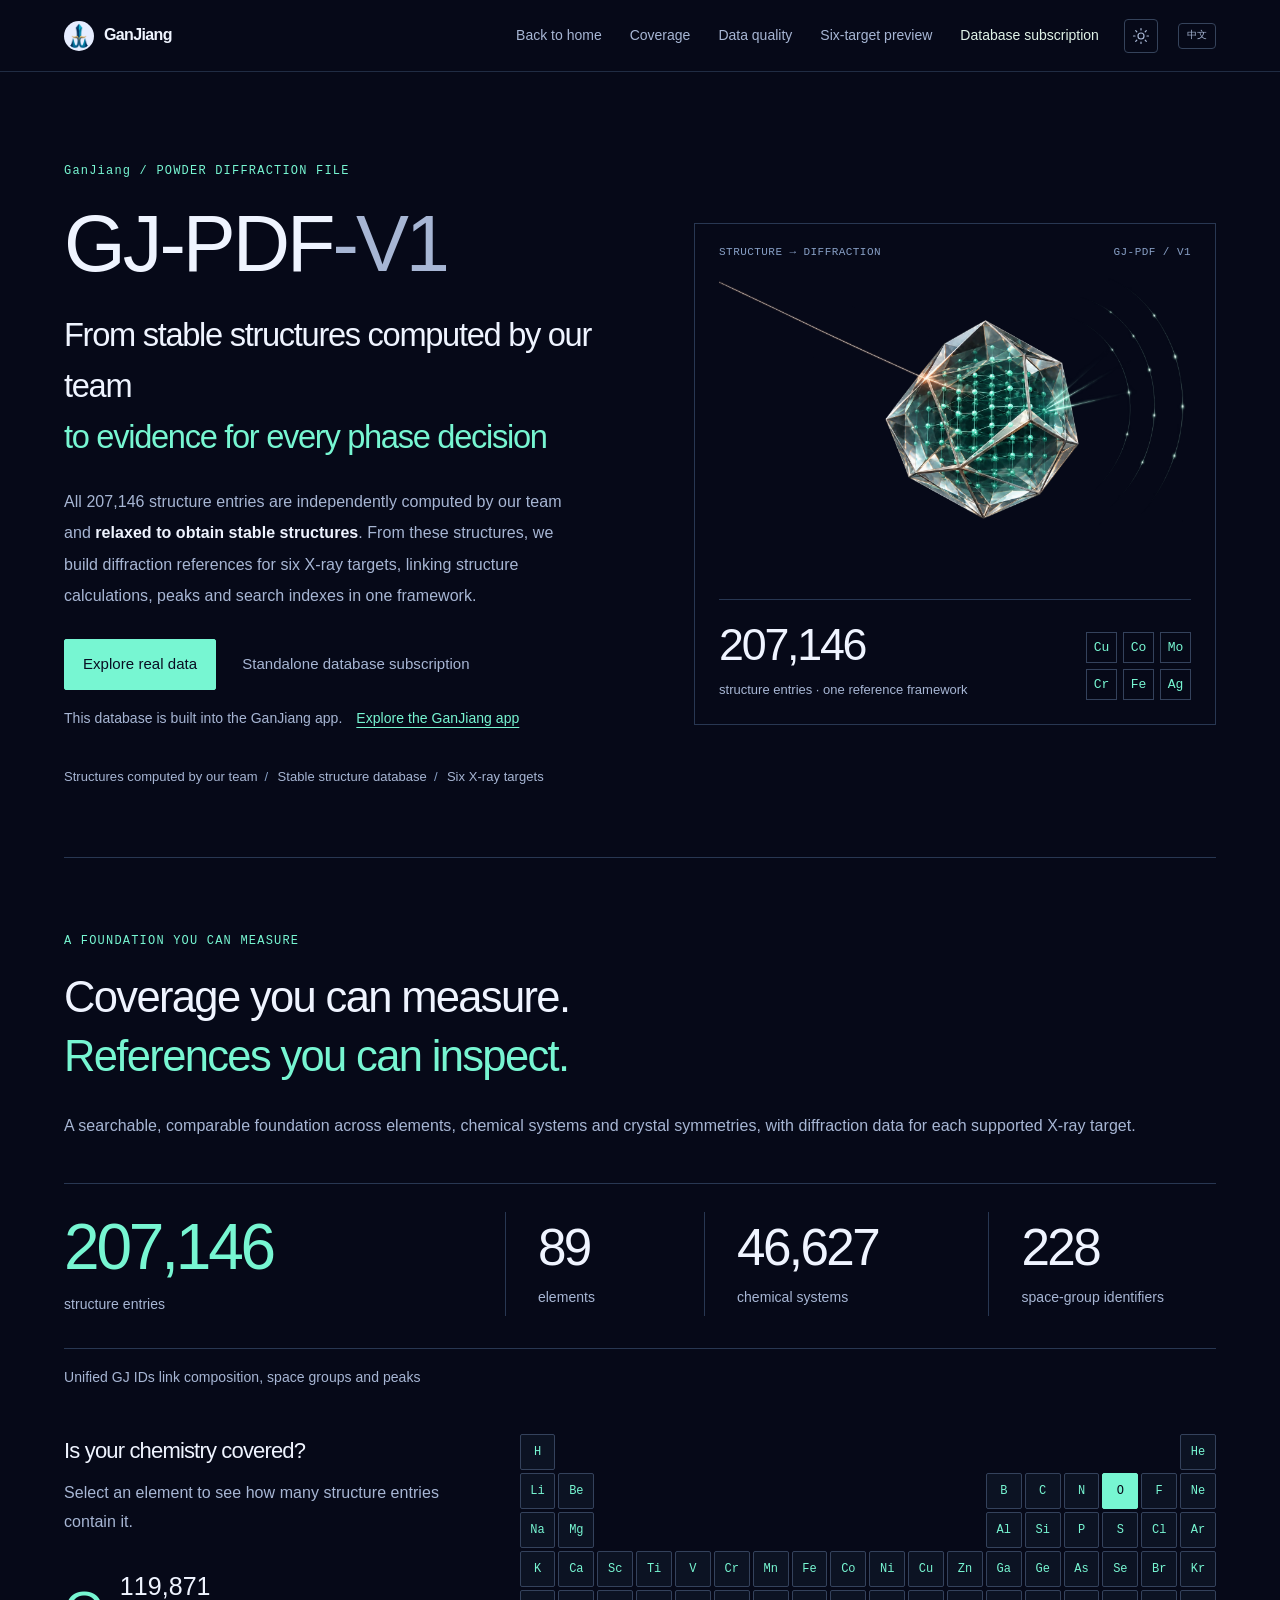
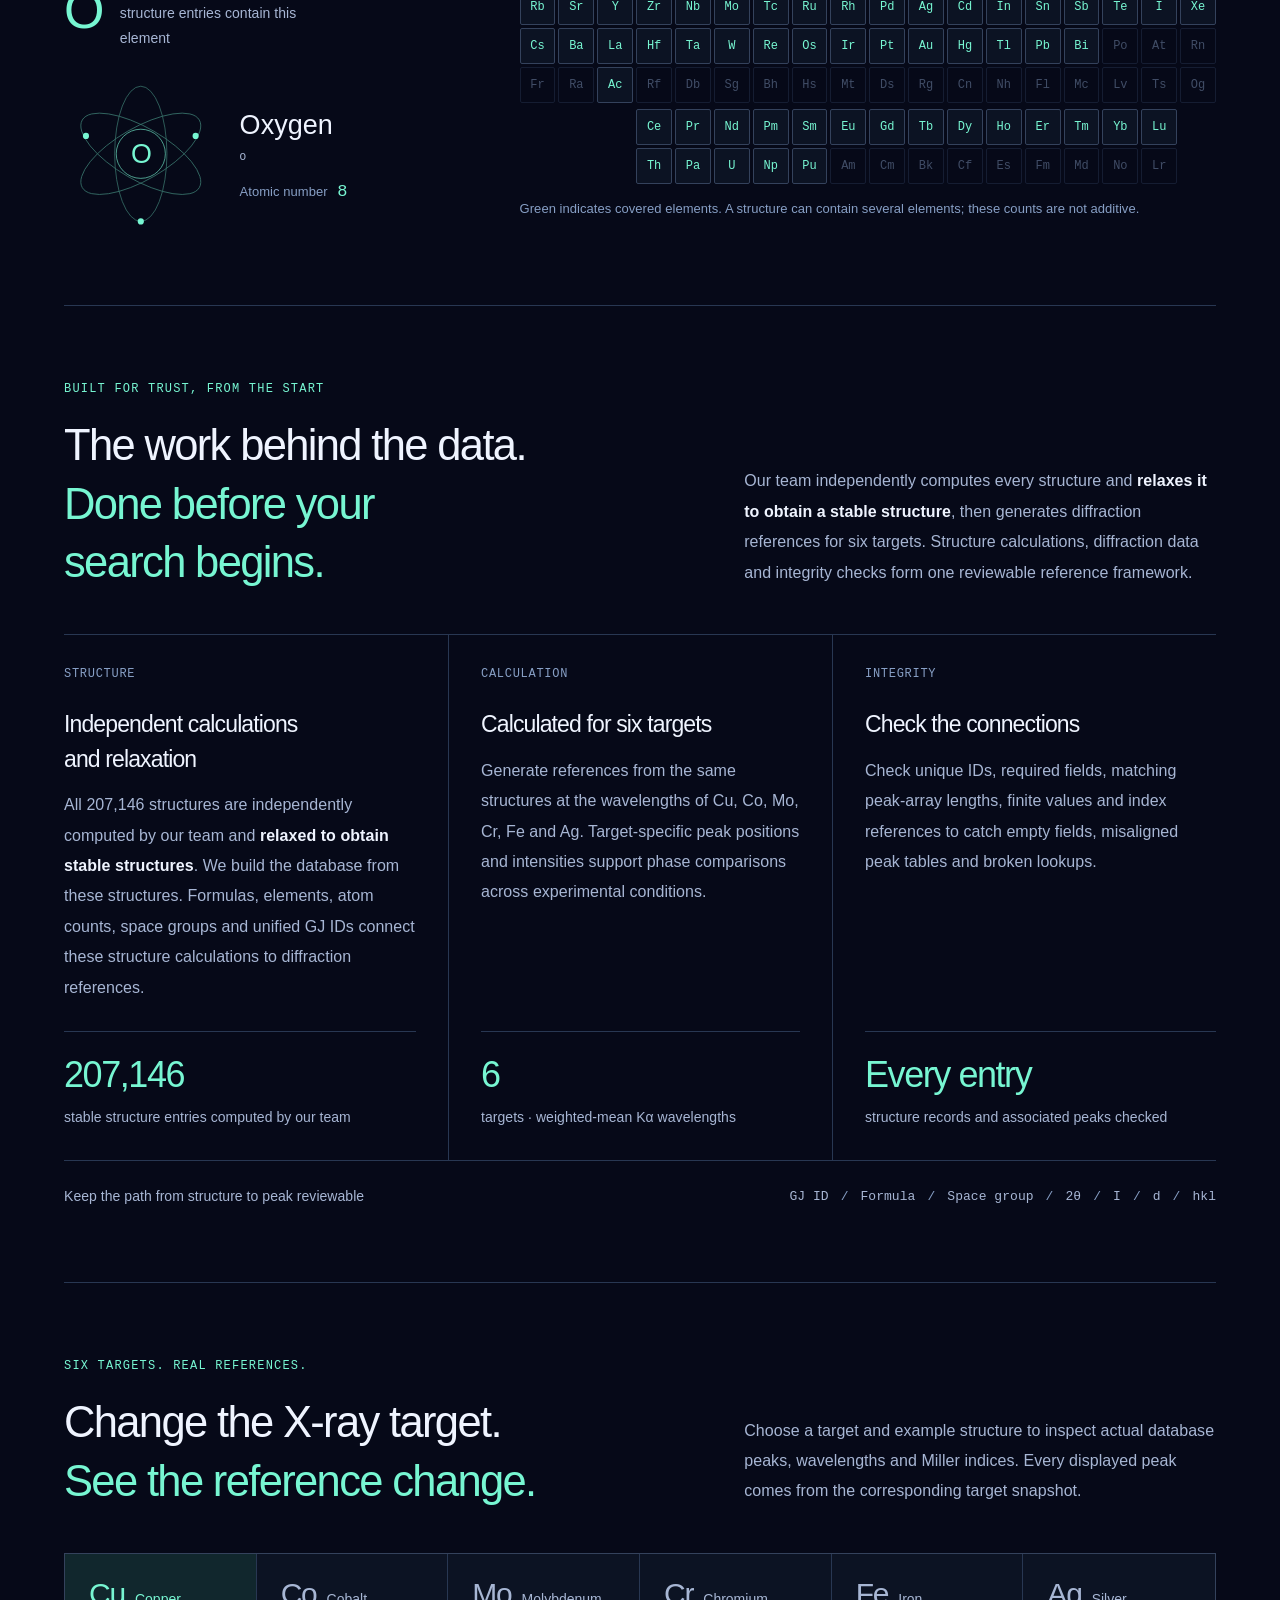
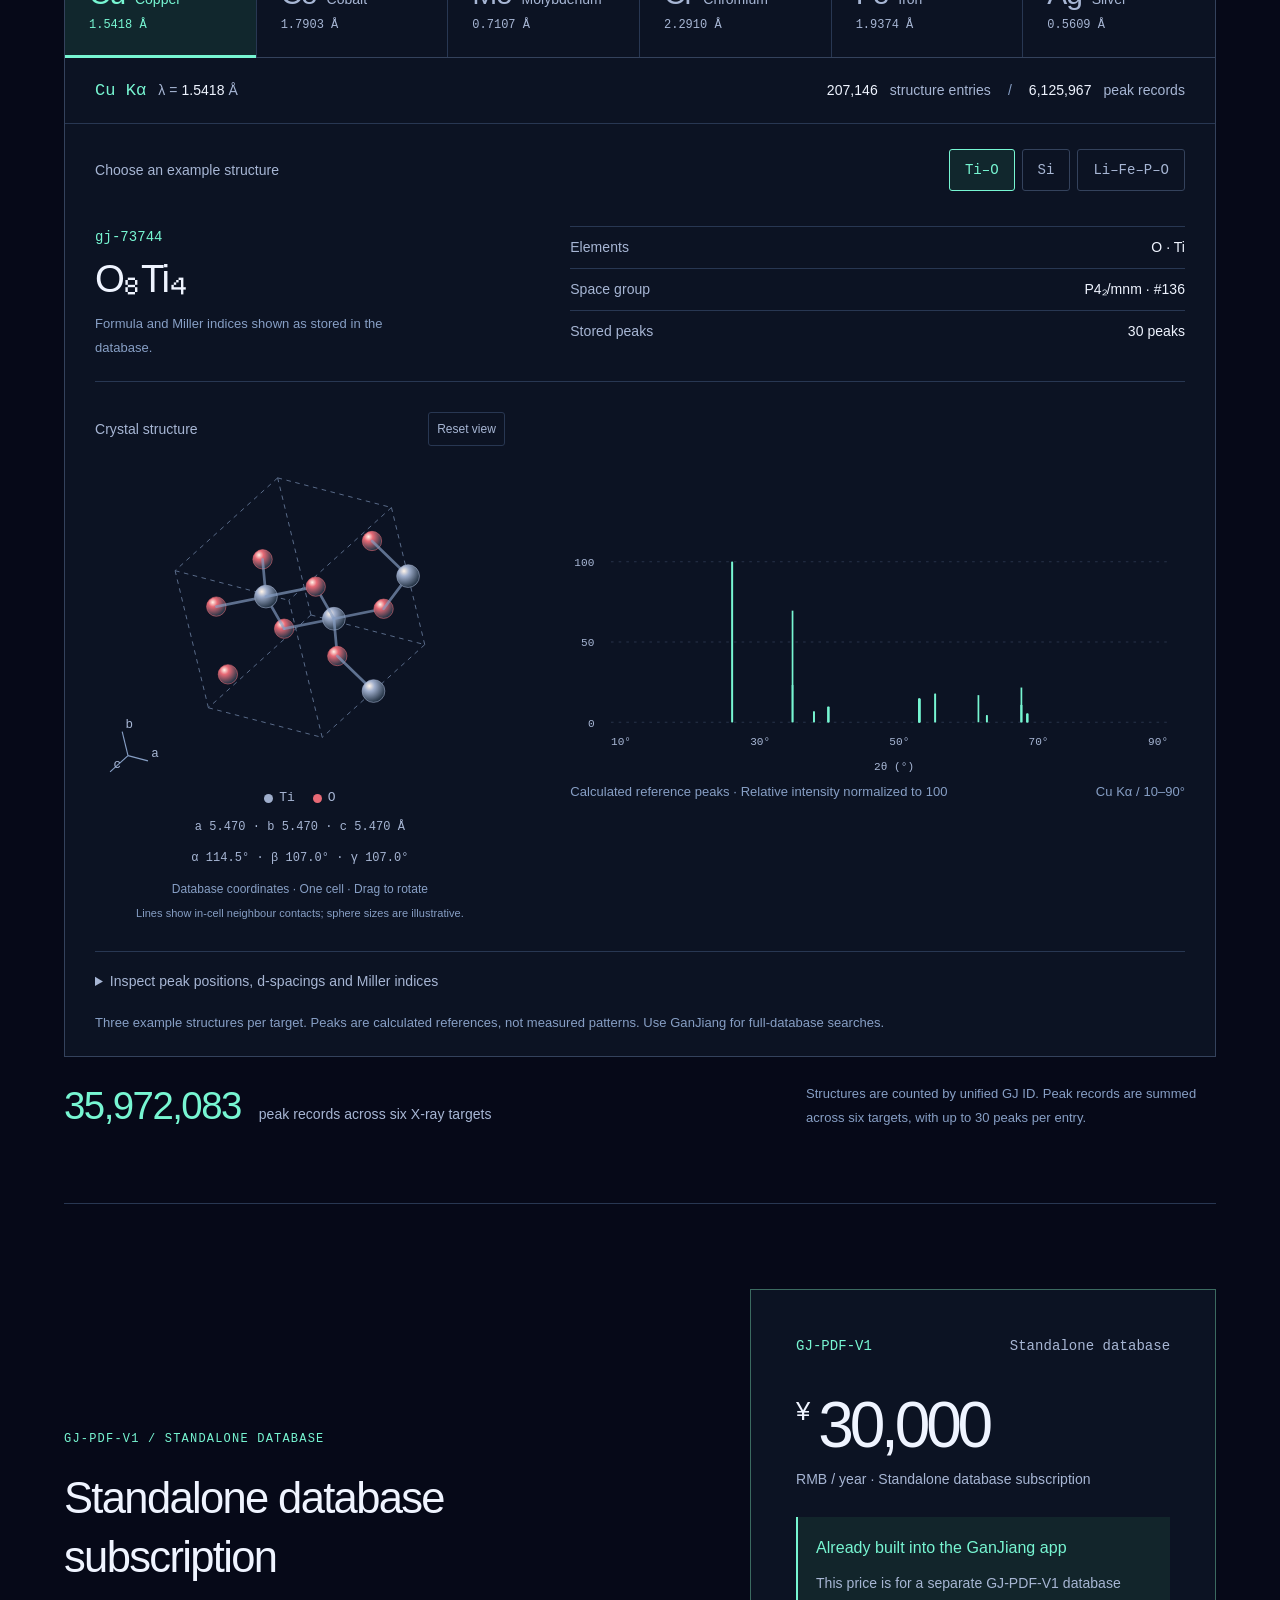
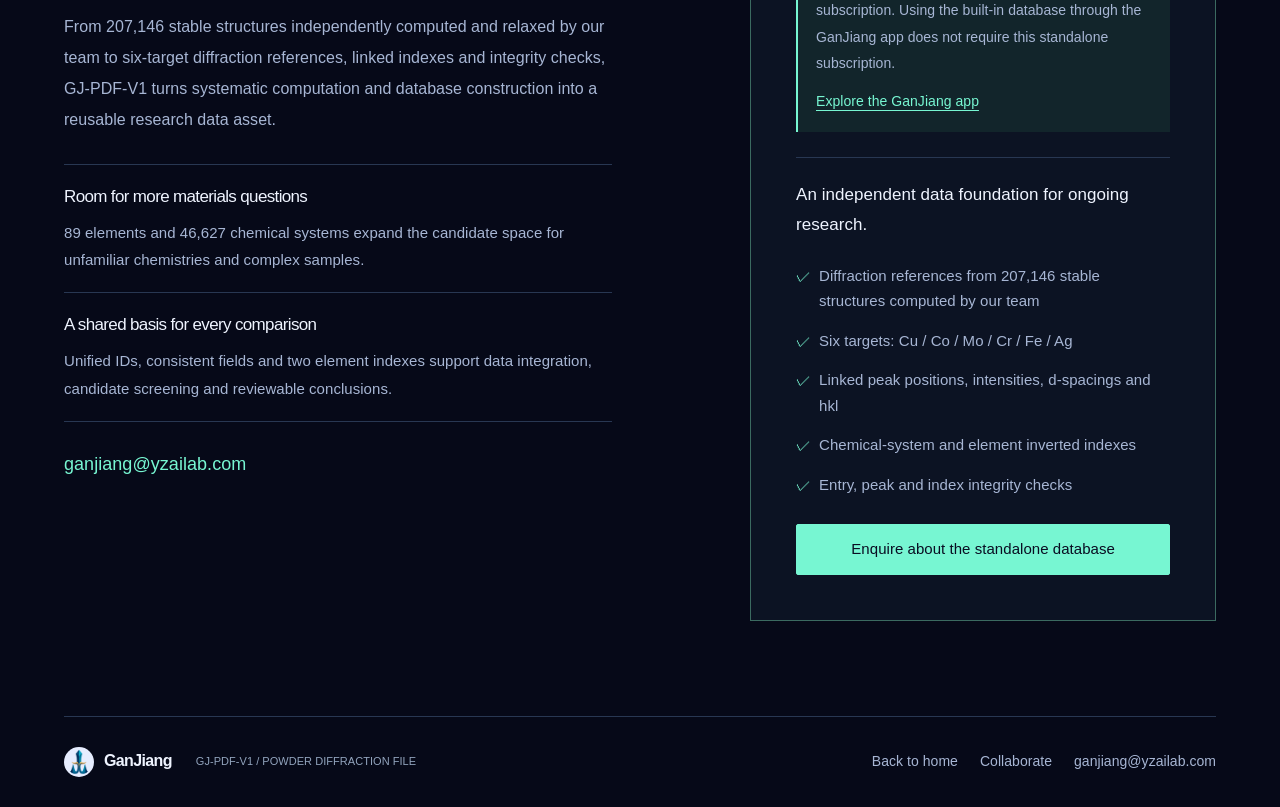
<file: gj-pdf.html>
<!doctype html>
<html lang="zh-CN">
  <head>
    <meta charset="UTF-8" />
    <meta name="viewport" content="width=device-width, initial-scale=1.0" />
    <meta name="description" content="GJ-PDF-V1 干将自主粉末衍射数据库：207,146 个结构条目，89 种元素，六种靶材衍射参考。全部结构均由团队独立计算，并经弛豫得到稳定结构，建立六靶材衍射参考。数据库独立订阅 3 万元 / 年；干将 App 已内置本数据库。" />
    <meta name="theme-color" content="#060918" />
    <script src="theme.js"></script>
    <meta property="og:type" content="website" />
    <meta property="og:locale" content="zh_CN" />
    <meta property="og:title" content="GJ-PDF-V1 — 干将自主粉末衍射数据库" />
    <meta property="og:description" content="从团队独立计算的稳定结构，到六种靶材的衍射依据。207,146 个结构条目，独立计算、关联索引与数据完整性核验。数据库独立订阅 3 万元 / 年；干将 App 已内置本数据库。" />
    <meta property="og:image" content="https://ganjiang.asia/assets/images/gj-pdf-crystal.webp" />
    <meta name="twitter:card" content="summary_large_image" />
    <meta name="twitter:title" content="GJ-PDF-V1 — 干将自主粉末衍射数据库" />
    <meta name="twitter:description" content="从团队独立计算的稳定结构，到六种靶材的衍射依据。207,146 个结构条目，数据库独立订阅 3 万元 / 年；干将 App 已内置本数据库。" />
    <meta name="twitter:image" content="https://ganjiang.asia/assets/images/gj-pdf-crystal.webp" />
    <link rel="canonical" href="https://ganjiang.asia/gj-pdf.html" />
    <title>GJ-PDF-V1 — 干将自主粉末衍射数据库</title>
    <link rel="icon" type="image/png" href="assets/images/favicon.png" />
    <link rel="apple-touch-icon" href="assets/images/apple-touch-icon.png" />
    <link rel="preload" as="image" href="assets/images/gj-pdf-crystal.webp" type="image/webp" fetchpriority="high" />
    <link rel="stylesheet" href="styles.css" />
    <link rel="stylesheet" href="design-system.css" />
    <link rel="stylesheet" href="site-chrome.css" />
    <link rel="stylesheet" href="gj-pdf.css" />
    <link rel="stylesheet" href="theme.css" />
    <script defer src="script.js"></script>
    <script defer src="design.js"></script>
    <script defer src="assets/science/gj-pdf-v1.js"></script>
    <script defer src="assets/science/gj-pdf-structures.js"></script>
    <script defer src="gj-pdf.js"></script>
  </head>
  <body class="site-v2 gj-pdf-page" data-gj-pdf>
    <a class="skip-link" href="#gj-pdf-main" data-design-copy="skip">跳到主要内容</a>
    <header class="site-header shared-header">
      <a class="brand" href="index.html#home" aria-label="GanJiang Home"><img class="brand-logo" width="30" height="30" decoding="async" src="assets/images/logo-small.webp" alt="" /> GanJiang</a>
      <div class="header-actions"><button class="language-toggle" type="button" aria-label="Switch to English">EN</button><button aria-controls="site-nav" class="menu-toggle" type="button" aria-label="打开导航" aria-expanded="false">菜单</button></div>
      <nav id="site-nav" class="nav" aria-label="Main navigation"><a href="index.html#home" data-i18n="backHome">返回主页</a><a href="#gj-pdf-data" data-pdf-copy="navData">数据规模</a><a href="#gj-pdf-quality" data-pdf-copy="navQuality">数据品质</a><a href="#gj-pdf-preview" data-pdf-copy="navPreview">多靶材预览</a><a class="nav-cta" href="#gj-pdf-subscription" data-pdf-copy="navSubscribe">数据库订阅</a></nav>
      <div class="reading-progress" aria-hidden="true"><i></i></div>
    </header>
    <main id="gj-pdf-main" tabindex="-1">
      <section class="pdf-hero section-shell" aria-labelledby="pdf-title">
        <div class="pdf-hero-copy">
          <p class="gj-pdf-kicker">GanJiang / POWDER DIFFRACTION FILE</p>
          <h1 id="pdf-title">GJ-PDF<span>-V1</span></h1>
          <p class="pdf-statement"><span data-pdf-copy="statement">从团队独立计算的稳定结构</span><em data-pdf-copy="statementTwo">到每一次物相判断的依据</em></p>
          <p class="pdf-intro" data-pdf-copy="intro">207,146 个结构条目，全部由团队独立计算，并<strong class="pdf-structure-emphasis">经弛豫得到稳定结构</strong>，再建立六种靶材下的衍射参考。把独立计算与弛豫后的结构、谱峰与检索索引连成一体，为物相判断提供统一依据。</p>
          <div class="pdf-actions"><a class="button" href="#gj-pdf-preview" data-pdf-copy="view">探索真实数据</a><a class="text-link" href="#gj-pdf-subscription" data-pdf-copy="subscribeCta">了解数据库独立订阅</a></div>
          <p class="pdf-app-note"><span data-pdf-copy="appIncluded">干将 App 已内置本数据库。</span><a href="apps/index.html" data-pdf-copy="appLink">体验干将 App</a></p>
          <div class="pdf-hero-tags"><span data-pdf-copy="tagStructures">团队独立计算</span><span data-pdf-copy="tagRelaxed">稳定结构建库</span><span data-pdf-copy="tagTargets">六靶材参考</span></div>
        </div>
        <figure class="pdf-hero-visual">
          <div class="pdf-visual-head"><span>STRUCTURE → DIFFRACTION</span><span>GJ-PDF / V1</span></div>
          <img src="assets/images/gj-pdf-crystal.webp" width="1536" height="1024" fetchpriority="high" decoding="async" alt="有序晶体点阵与衍射光线的艺术示意" data-pdf-art />
          <figcaption><strong>207,146<span data-pdf-copy="heroStructures">个结构条目 · 同一套参考体系</span></strong><div class="pdf-target-symbols" aria-label="Cu, Co, Mo, Cr, Fe, Ag"><span>Cu</span><span>Co</span><span>Mo</span><span>Cr</span><span>Fe</span><span>Ag</span></div></figcaption>
        </figure>
      </section>

      <section id="gj-pdf-data" class="pdf-data section-shell" aria-labelledby="pdf-data-title">
        <div class="pdf-section-head"><div><p class="gj-pdf-kicker">A FOUNDATION YOU CAN MEASURE</p><h2 id="pdf-data-title"><span data-pdf-copy="dataTitle">规模，看得见</span><em data-pdf-copy="dataTitleTwo">价值，经得起逐条核对</em></h2></div><p data-pdf-copy="dataIntro">跨越元素、化学体系与晶体对称性，建立可检索、可比对的自主参考底座。每一种靶材，都有对应的衍射数据。</p></div>
        <dl class="pdf-metrics">
          <div class="pdf-metric-primary"><dt data-pdf-copy="structures">个结构条目</dt><dd data-pdf-stat="entries">207,146</dd></div>
          <div><dt data-pdf-copy="elements">种元素</dt><dd data-pdf-stat="elements">89</dd></div>
          <div><dt data-pdf-copy="systems">类元素组合</dt><dd data-pdf-stat="chemicalSystems">46,627</dd></div>
          <div><dt data-pdf-copy="spacegroups">个空间群编号</dt><dd data-pdf-stat="spacegroups">228</dd></div>
        </dl>
        <p class="pdf-data-note" data-pdf-copy="structureNote">统一 GJ 编号，关联组成、空间群与衍射峰</p>
        <div class="pdf-coverage" data-pdf-coverage hidden>
          <div class="pdf-coverage-title">
            <h3 data-pdf-copy="coverageTitle">你的材料体系，在覆盖范围内吗？</h3>
            <p data-pdf-copy="coverageIntro">选择元素，查看包含该元素的结构条目数。</p>
            <p class="pdf-element-readout" aria-live="polite" aria-atomic="true"><strong data-pdf-element-symbol>O</strong><span><b data-pdf-element-count>—</b> <span data-pdf-copy="elementEntries">个结构条目包含此元素</span></span></p>
            <figure class="pdf-element-identity">
              <svg class="pdf-element-logo" viewBox="0 0 200 200" aria-hidden="true" focusable="false">
                <g class="pdf-element-orbits"><ellipse cx="100" cy="100" rx="88" ry="34" transform="rotate(-30 100 100)"/><ellipse cx="100" cy="100" rx="88" ry="34" transform="rotate(30 100 100)"/><ellipse cx="100" cy="100" rx="88" ry="34" transform="rotate(90 100 100)"/></g>
                <g class="pdf-element-points"><circle cx="171.4" cy="76.7" r="4"/><circle cx="28.6" cy="76.7" r="4"/><circle cx="100" cy="188" r="4"/></g>
                <circle class="pdf-element-core" cx="100" cy="100" r="32"/>
                <text x="100" y="103" data-pdf-element-logo-symbol>O</text>
              </svg>
              <figcaption><strong data-pdf-element-name>氧</strong><span data-pdf-element-english>OXYGEN</span><p><span data-pdf-copy="atomicNumber">原子序数</span> <b data-pdf-element-number>8</b></p></figcaption>
            </figure>
          </div>
          <div class="pdf-periodic-wrap"><div class="pdf-periodic" data-pdf-periodic role="group" aria-label="数据库覆盖元素"></div><p class="pdf-coverage-note" data-pdf-copy="coverageNote">绿色为已收录元素；单个结构可包含多种元素，各元素条目数不作加总。</p></div>
        </div>
      </section>

      <section id="gj-pdf-quality" class="pdf-quality section-shell" aria-labelledby="pdf-quality-title">
        <div class="pdf-section-head"><div><p class="gj-pdf-kicker">BUILT FOR TRUST, FROM THE START</p><h2 id="pdf-quality-title"><span data-pdf-copy="qualityTitle">数据的功夫</span><em data-pdf-copy="qualityTitleTwo">做在你开始检索之前</em></h2></div><p data-pdf-copy="qualityIntro">全部结构均由团队独立计算，并<strong class="pdf-structure-emphasis">经弛豫得到稳定结构</strong>，再生成六种靶材的衍射参考。将结构计算、衍射建库与数据完整性核验衔接起来，为每条参考建立可复查的依据。</p></div>
        <div class="pdf-quality-grid">
          <article><span class="pdf-quality-label">STRUCTURE</span><h3 data-pdf-copy="qualityStructureTitle">独立计算，结构弛豫</h3><p data-pdf-copy="qualityStructureBody">207,146 个结构条目均由团队独立计算，并<strong class="pdf-structure-emphasis">经弛豫得到稳定结构</strong>，以此建立自主数据库。每个条目关联化学式、元素组成、原子数、空间群与统一 GJ 编号，将结构计算的成果落实到衍射参考。</p><div class="pdf-quality-evidence"><strong data-pdf-stat="entries">207,146</strong><span data-pdf-copy="qualityStructureEvidence">个团队独立计算的稳定结构条目</span></div></article>
          <article><span class="pdf-quality-label">CALCULATION</span><h3 data-pdf-copy="qualityCalculationTitle">六种靶材，分别计算</h3><p data-pdf-copy="qualityCalculationBody">基于同一套结构，按 Cu、Co、Mo、Cr、Fe、Ag 的波长分别生成衍射参考。峰位与相对强度随靶材对应，支持跨实验条件的物相比对。</p><div class="pdf-quality-evidence"><strong>6</strong><span data-pdf-copy="qualityCalculationEvidence">种靶材 · Kα 加权平均波长</span></div></article>
          <article><span class="pdf-quality-label">INTEGRITY</span><h3 data-pdf-copy="qualityIntegrityTitle">完整性，逐项核验</h3><p data-pdf-copy="qualityIntegrityBody">检查编号唯一性、必要字段、谱峰数组长度、数值有效性与索引引用，排查空字段、峰表错位与失效索引，让数据在检索和读取时保持完整。</p><div class="pdf-quality-evidence"><strong data-pdf-copy="qualityIntegrityNumber">逐条</strong><span data-pdf-copy="qualityIntegrityEvidence">核验结构条目与关联谱峰</span></div></article>
        </div>
        <div class="pdf-quality-strip"><span data-pdf-copy="qualityStripTitle">从结构到谱峰，保留可复查的联系</span><p>GJ ID <i>/</i> <span data-pdf-copy="fieldFormula">化学式</span> <i>/</i> <span data-pdf-copy="fieldSpacegroup">空间群</span> <i>/</i> 2θ <i>/</i> I <i>/</i> d <i>/</i> hkl</p></div>
      </section>

      <section id="gj-pdf-preview" class="pdf-explorer section-shell" aria-labelledby="pdf-explorer-title">
        <div class="pdf-section-head"><div><p class="gj-pdf-kicker">SIX TARGETS. REAL REFERENCES.</p><h2 id="pdf-explorer-title"><span data-pdf-copy="previewTitle">换一种靶材</span><em data-pdf-copy="previewTitleTwo">亲眼看见数据的不同</em></h2></div><p data-pdf-copy="previewIntro">选择靶材与示例结构，直接查看库内参考峰、波长和晶面信息。这里的每一个峰，都来自对应靶材的实际数据快照。</p></div>
        <div class="pdf-explorer-panel">
          <div class="pdf-target-tabs" role="group" aria-label="选择 X 射线靶材" data-pdf-targets hidden>
            <button type="button" data-pdf-target="Cu" aria-pressed="true" aria-controls="pdf-reference"><span>Cu</span><small data-pdf-copy="copper">铜</small><span class="pdf-tab-wave">1.5418 Å</span></button>
            <button type="button" data-pdf-target="Co" aria-pressed="false" aria-controls="pdf-reference"><span>Co</span><small data-pdf-copy="cobalt">钴</small><span class="pdf-tab-wave">1.7903 Å</span></button>
            <button type="button" data-pdf-target="Mo" aria-pressed="false" aria-controls="pdf-reference"><span>Mo</span><small data-pdf-copy="molybdenum">钼</small><span class="pdf-tab-wave">0.7107 Å</span></button>
            <button type="button" data-pdf-target="Cr" aria-pressed="false" aria-controls="pdf-reference"><span>Cr</span><small data-pdf-copy="chromium">铬</small><span class="pdf-tab-wave">2.2910 Å</span></button>
            <button type="button" data-pdf-target="Fe" aria-pressed="false" aria-controls="pdf-reference"><span>Fe</span><small data-pdf-copy="iron">铁</small><span class="pdf-tab-wave">1.9374 Å</span></button>
            <button type="button" data-pdf-target="Ag" aria-pressed="false" aria-controls="pdf-reference"><span>Ag</span><small data-pdf-copy="silver">银</small><span class="pdf-tab-wave">0.5609 Å</span></button>
          </div>
          <div class="pdf-target-summary" aria-live="polite" aria-atomic="true"><p><strong data-pdf-active-target>Cu Kα</strong><span>λ = <b data-pdf-wavelength>1.5418</b> Å</span></p><p><b data-pdf-target-entries>207,146</b> <span data-pdf-copy="targetStructures">个结构条目</span><i>/</i><b data-pdf-target-peaks>6,125,967</b> <span data-pdf-copy="targetPeaks">条特征峰</span></p></div>
          <div class="pdf-sample-toolbar"><span data-pdf-copy="samplePrompt">选择示例结构</span><div class="gj-pdf-samples" role="group" aria-label="选择参考条目" hidden><button type="button" data-pdf-sample="0" aria-pressed="true" aria-controls="pdf-reference">Ti–O</button><button type="button" data-pdf-sample="1" aria-pressed="false" aria-controls="pdf-reference">Si</button><button type="button" data-pdf-sample="2" aria-pressed="false" aria-controls="pdf-reference">Li–Fe–P–O</button></div></div>
          <div id="pdf-reference" class="pdf-reference">
            <div class="pdf-reference-info" aria-live="polite" aria-atomic="true"><span class="pdf-entry-id" data-pdf-entry-id>gj-73744</span><h3 data-pdf-formula>O₈Ti₄</h3><dl><div><dt data-pdf-copy="composition">元素组成</dt><dd data-pdf-elements>O · Ti</dd></div><div><dt data-pdf-copy="spacegroup">空间群</dt><dd data-pdf-spacegroup>P4₂/mnm · #136</dd></div><div><dt data-pdf-copy="peakCount">收录特征峰</dt><dd><span data-pdf-peak-count>30</span> <span data-pdf-copy="peakUnit">条</span></dd></div></dl><p data-pdf-copy="rawFormula">化学式与晶面信息按库内原始条目展示。</p></div>
            <figure class="pdf-structure" data-pdf-structure hidden>
              <div class="pdf-structure-head"><span data-pdf-copy="structureViewTitle">晶体结构</span><button type="button" data-pdf-structure-reset data-pdf-copy="structureReset">重置视角</button></div>
              <div class="pdf-structure-viewport" data-pdf-structure-viewport tabindex="0" role="group" aria-label="晶体结构，拖动或使用方向键旋转">
                <svg id="pdf-structure-plot" viewBox="0 0 360 300" role="img" aria-labelledby="pdf-structure-title pdf-structure-description"><title id="pdf-structure-title">库内晶体结构</title><desc id="pdf-structure-description">根据对应结构条目的真实原子坐标绘制。</desc><defs data-pdf-structure-defs></defs><g data-pdf-structure-scene></g></svg>
              </div>
              <figcaption><div class="pdf-structure-legend" data-pdf-structure-legend></div><p class="pdf-structure-cell" data-pdf-structure-cell></p><p class="pdf-structure-cell" data-pdf-structure-angles></p><p data-pdf-copy="structureCaption">真实原子坐标 · 单晶胞视图 · 拖动旋转</p><p class="pdf-structure-note" data-pdf-copy="structureContactNote">连线为晶胞内近邻示意，球体大小用于显示。</p></figcaption>
            </figure>
            <figure class="pdf-chart"><svg id="gj-pdf-plot" viewBox="0 0 720 292" role="img" aria-labelledby="gj-pdf-plot-title gj-pdf-plot-description"><title id="gj-pdf-plot-title">O8Ti4 / Cu Kα 参考衍射峰</title><desc id="gj-pdf-plot-description">条目 gj-73744 的参考棒图，横轴 2θ 为 10–90°，纵轴为相对强度。</desc><g class="pdf-chart-grid"><path d="M48 36H700M48 130H700M48 224H700" /></g><g class="pdf-chart-axis"><text x="5" y="41">100</text><text x="13" y="135">50</text><text x="21" y="229">0</text><text x="48" y="251">10°</text><text x="211" y="251">30°</text><text x="374" y="251">50°</text><text x="537" y="251">70°</text><text x="677" y="251">90°</text><text x="356" y="280">2θ (°)</text></g><g class="pdf-chart-peaks" data-pdf-peaks><path d="M189.970 224V36.000" /><path d="M189.984 224V36.052" /><path d="M260.631 224V93.296" /><path d="M260.631 224V180.432" /><path d="M528.684 224V183.347" /><path d="M427.707 224V190.593" /><path d="M427.738 224V190.595" /><path d="M478.328 224V192.252" /><path d="M409.120 224V196.511" /><path d="M409.120 224V196.511" /><path d="M409.120 224V196.511" /><path d="M409.120 224V196.511" /><path d="M409.136 224V196.519" /><path d="M409.136 224V196.519" /><path d="M409.136 224V196.519" /><path d="M409.136 224V196.519" /><path d="M528.685 224V203.674" /><path d="M528.686 224V203.674" /><path d="M302.635 224V205.933" /><path d="M302.635 224V205.933" /><path d="M302.625 224V205.933" /><path d="M302.625 224V205.933" /><path d="M285.716 224V211.454" /><path d="M285.717 224V211.455" /><path d="M535.647 224V213.990" /><path d="M535.648 224V213.990" /><path d="M535.654 224V213.991" /><path d="M535.655 224V213.991" /><path d="M488.172 224V215.818" /><path d="M488.173 224V215.818" /></g></svg><figcaption><span data-pdf-copy="chartCaption">库内计算参考峰 · 相对强度归一化至 100</span><span data-pdf-chart-condition>Cu Kα / 10–90°</span></figcaption></figure>
          </div>
          <details class="pdf-details"><summary data-pdf-copy="details">查看峰位、d 间距与晶面指数</summary><div class="pdf-table-scroll" role="region" tabindex="0" aria-label="参考峰数据"><table class="pdf-peak-table"><caption data-pdf-copy="tableCaption">当前条目中相对强度最高的 6 条特征峰</caption><thead><tr><th scope="col">2θ (°)</th><th scope="col" data-pdf-copy="intensity">相对强度</th><th scope="col">d (Å)</th><th scope="col">hkl</th></tr></thead><tbody data-pdf-peak-rows><tr><td>27.420</td><td>100.00</td><td>3.2527</td><td>(1 -1 1)</td></tr><tr><td>27.421</td><td>99.97</td><td>3.2525</td><td>(1 1 -1)</td></tr><tr><td>36.090</td><td>69.52</td><td>2.4887</td><td>(2 -1 -1) · (1 0 -2)</td></tr><tr><td>36.090</td><td>23.17</td><td>2.4887</td><td>(0 1 1)</td></tr><tr><td>68.980</td><td>21.62</td><td>1.3614</td><td>(1 2 -4)</td></tr><tr><td>56.590</td><td>17.77</td><td>1.6263</td><td>(2 -2 2)</td></tr></tbody></table></div></details>
          <p class="pdf-preview-note" data-pdf-copy="previewNote">每种靶材展示 3 个示例结构。参考峰为计算数据，非实测图谱；完整数据库检索请在干将中体验。</p>
        </div>
        <div class="pdf-spectrum-total"><p><strong data-pdf-stat="totalPeaks">35,972,083</strong><span data-pdf-copy="totalPeaksLabel">条特征峰，覆盖六种靶材</span></p><span data-pdf-copy="countNote">结构条目按统一 GJ 编号计数；峰数为六靶材累计，每条记录最多保留 30 条峰。</span></div>
      </section>

      <section id="gj-pdf-subscription" class="pdf-subscription section-shell" aria-labelledby="pdf-subscription-title">
        <div class="pdf-subscription-copy"><p class="gj-pdf-kicker">GJ-PDF-V1 / STANDALONE DATABASE</p><h2 id="pdf-subscription-title" data-pdf-copy="subscriptionTitle">数据库独立订阅</h2><p data-pdf-copy="subscriptionIntro">从 207,146 个由团队独立计算与弛豫得到的稳定结构，到六种靶材的衍射参考、关联索引与完整性核验，GJ-PDF-V1 将系统计算与建库成果转化为可持续使用的科研数据资产。</p><div class="pdf-value-list"><div><h3 data-pdf-copy="valueCoverageTitle">面向更广的材料问题</h3><p data-pdf-copy="valueCoverageBody">89 种元素、46,627 类元素组合，为新体系与复杂样品保留更多候选。</p></div><div><h3 data-pdf-copy="valueReuseTitle">让每次比对有共同依据</h3><p data-pdf-copy="valueReuseBody">统一编号、标准字段与双层元素索引，让数据接入、候选筛选与结论复查更有章可循。</p></div></div><a class="pdf-contact" href="mailto:ganjiang@yzailab.com">ganjiang@yzailab.com</a></div>
        <div class="pdf-price-card"><div class="pdf-plan"><span>GJ-PDF-V1</span><span data-pdf-copy="annualPlan">数据库独立订阅</span></div><p class="pdf-price"><span>¥</span>30,000</p><p class="pdf-price-unit" data-pdf-copy="priceUnit">人民币 / 年 · 数据库独立订阅价格</p><div class="pdf-included-notice"><strong data-pdf-copy="includedTitle">干将 App 已内置本数据库</strong><p data-pdf-copy="includedBody">本页报价适用于单独订阅 GJ-PDF-V1 数据库。通过干将 App 使用内置数据库，无需另行购买本页的独立数据库订阅。</p><a href="apps/index.html" data-pdf-copy="appLink">体验干将 App</a></div><p class="pdf-plan-statement" data-pdf-copy="planStatement">一套自主数据底座，支撑持续的科研判断。</p><ul class="pdf-plan-features"><li data-pdf-copy="planStructures">207,146 个团队独立计算的稳定结构的衍射参考</li><li data-pdf-copy="planTargets">Cu / Co / Mo / Cr / Fe / Ag 六靶材数据</li><li data-pdf-copy="planEvidence">峰位、相对强度、d 间距与 hkl 关联</li><li data-pdf-copy="planIndexes">元素组合索引与单元素倒排索引</li><li data-pdf-copy="planIntegrity">条目、谱峰与索引完整性核验</li></ul><a class="button" href="mailto:ganjiang@yzailab.com?subject=GJ-PDF-V1%20Standalone%20Database%20Subscription" data-pdf-copy="contactSales">咨询数据库独立订阅</a></div>
      </section>
    </main>
    <footer class="shared-footer"><div class="footer-identity"><a class="brand" href="index.html#home"><img class="brand-logo" width="30" height="30" decoding="async" src="assets/images/logo-small.webp" alt="" /> GanJiang</a><p>GJ-PDF-V1 / POWDER DIFFRACTION FILE</p></div><div class="footer-links"><a href="index.html#home" data-i18n="backHome">返回主页</a><a href="collaborate.html" data-design-copy="navCollaboration">生态合作</a><a href="mailto:ganjiang@yzailab.com">ganjiang@yzailab.com</a></div></footer>
  </body>
</html>
</file>
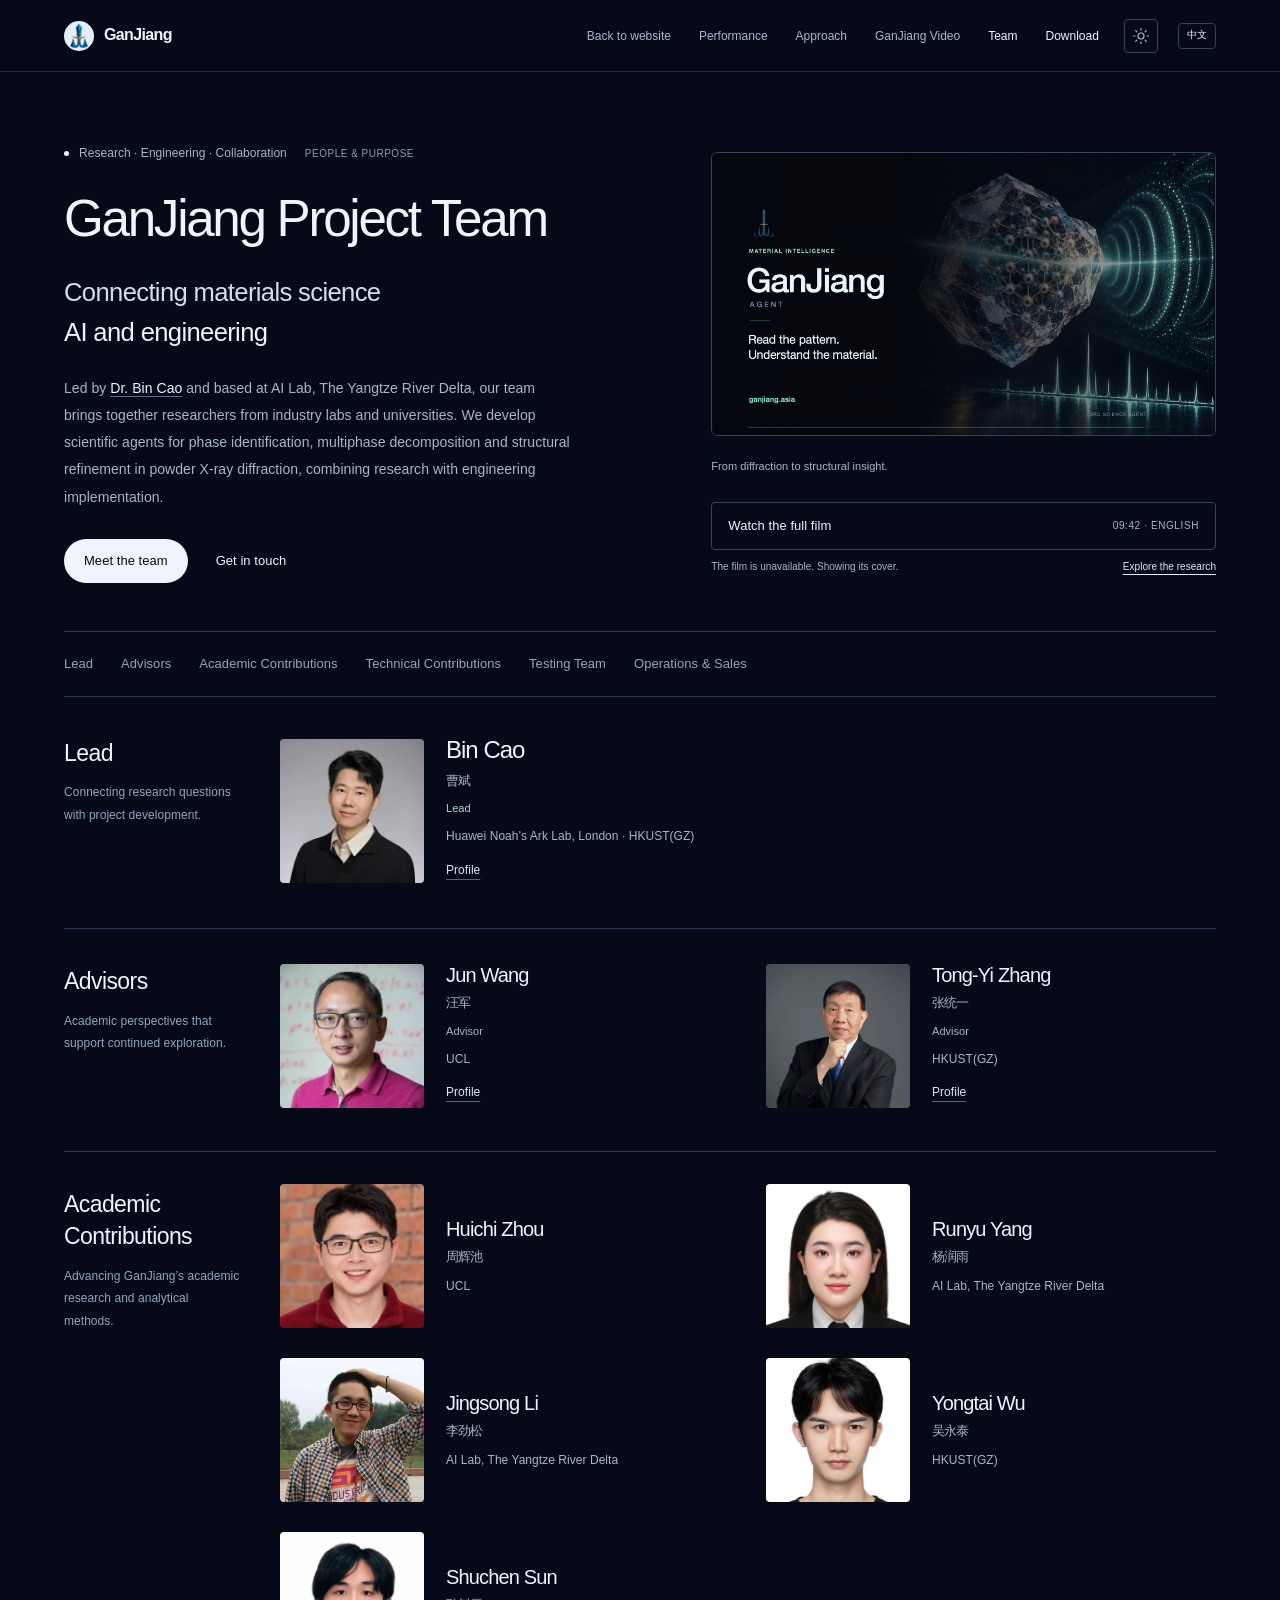
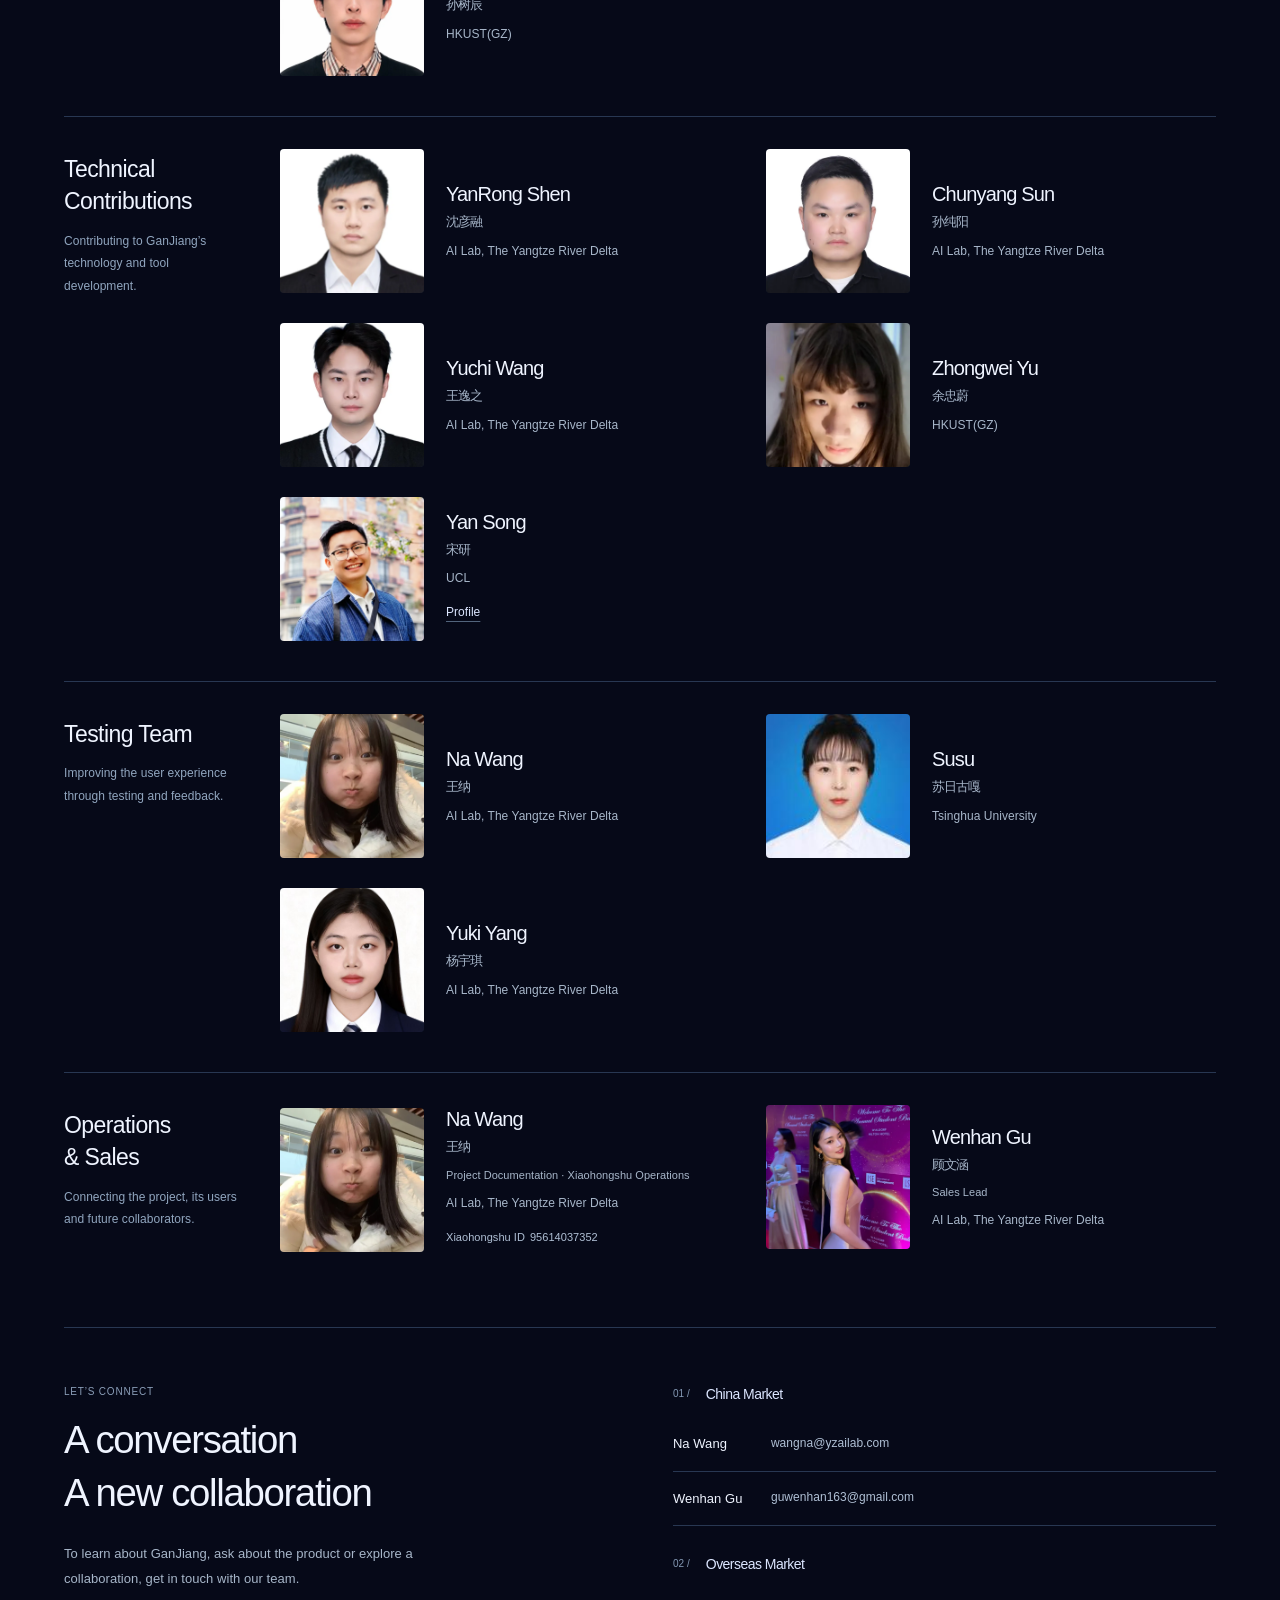
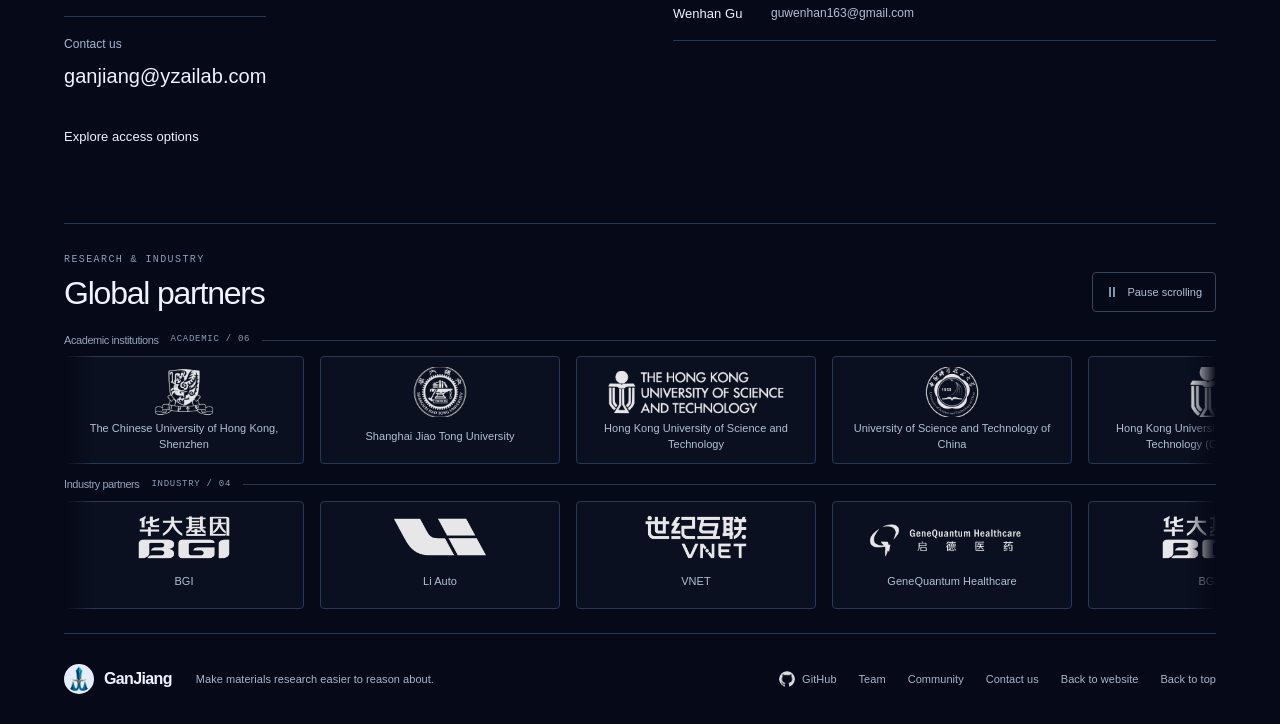
<file: team.html>
<!doctype html>
<html class="team-document" lang="zh-CN">
  <head>
    <meta charset="UTF-8" />
    <meta name="viewport" content="width=device-width, initial-scale=1.0" />
    <meta name="description" content="干将项目团队依托通用决策智能研究所，汇聚材料科学、人工智能与工程力量，开展面向粉末 X 射线衍射的科学智能体研究与工程实现。" />
    <meta name="theme-color" content="#060918" />
    <script src="theme.js"></script>
    <meta property="og:type" content="website" />
    <meta property="og:locale" content="zh_CN" />
    <meta property="og:title" content="干将项目团队 — GanJiang" />
    <meta property="og:description" content="汇聚产业研究机构与高校力量，共同打造面向 XRD 材料结构分析的科学智能体。" />
    <meta property="og:image" content="https://ganjiang.asia/assets/video/ganjiang-full-film-poster.jpg" />
    <meta property="og:image:type" content="image/jpeg" />
    <meta property="og:image:width" content="1920" />
    <meta property="og:image:height" content="1080" />
    <meta property="og:image:alt" content="干将项目团队" />
    <meta name="twitter:card" content="summary_large_image" />
    <meta name="twitter:title" content="干将项目团队 — GanJiang" />
    <meta name="twitter:description" content="汇聚产业研究机构与高校力量，共同打造面向 XRD 材料结构分析的科学智能体。" />
    <meta name="twitter:image" content="https://ganjiang.asia/assets/video/ganjiang-full-film-poster.jpg" />
    <title>干将项目团队 — GanJiang</title>
    <link rel="icon" type="image/png" href="assets/images/favicon.png" />
    <link rel="apple-touch-icon" href="assets/images/apple-touch-icon.png" />
    <link rel="stylesheet" href="styles.css" />
    <link rel="stylesheet" href="design-system.css" />
    <link rel="stylesheet" href="team-page.css" />
    <link rel="stylesheet" href="science-film.css" />
    <link rel="stylesheet" href="site-chrome.css" />
    <link rel="stylesheet" href="theme.css" />
    <script defer src="script.js"></script>
    <script defer src="design.js"></script>
    <script defer src="team-page.js"></script>
    <script defer src="science-film.js"></script>
    <script defer src="partners.js"></script>
    <script defer src="title-style.js"></script>
</head>
  <body class="team-page site-v2">
    <a class="skip-link" href="#team-main" data-design-copy="skip">跳到主要内容</a>
    <header class="site-header shared-header">
      <a class="brand" href="index.html#home" aria-label="返回官网 / Back to website"><img class="brand-logo" width="30" height="30" decoding="async" src="assets/images/logo-small.webp" alt="" /> GanJiang</a>
      <div class="header-actions"><button class="language-toggle" type="button" aria-label="Switch to English">EN</button><button aria-controls="site-nav" class="menu-toggle" type="button" aria-label="打开导航" aria-expanded="false">菜单</button></div>
      <nav id="site-nav" class="nav" aria-label="Main navigation"><a href="index.html#home" data-design-copy="backWebsite">返回官网</a><a href="index.html#benchmarks" data-design-copy="navPerformance">性能表现</a><a href="film.html#system" data-design-copy="navApproach">分析方法</a><a href="film.html" data-design-copy="navFilm">干将视频介绍</a><a class="is-current" href="team.html" aria-current="page" data-i18n="navTeam">团队成员</a><a class="nav-cta" href="apps/index.html" data-design-copy="navDownload">下载干将</a></nav>
      <div class="reading-progress" aria-hidden="true"><i></i></div>
    </header>
    <main id="team-main" tabindex="-1">
      <section class="people-intro section-shell" aria-labelledby="people-title">
        <div class="people-intro-copy">
          <p class="people-kicker"><span aria-hidden="true"></span><span data-team-copy="eyebrow">研究 · 工程 · 协作</span><span class="people-kicker-en" aria-hidden="true">PEOPLE & PURPOSE</span></p>
          <h1 id="people-title" data-team-copy="title">干将项目团队</h1>
          <p class="people-mission" data-team-copy="mission">连接材料科学<br /><em>人工智能与工程实践</em></p>
          <p class="people-intro-text" data-team-copy="intro">团队由<a href="https://www.caobin.asia/" target="_blank" rel="noopener noreferrer">曹斌博士</a>领衔，依托通用决策智能研究所，汇聚产业研究机构与高校的研究力量，聚焦粉末 X 射线衍射中的物相识别、多相分解与结构精修，推进科学智能体研究与工程实现。</p>
          <div class="people-intro-actions"><a class="people-primary-link" href="#team-directory"><span data-team-copy="meet">认识团队</span></a><a class="people-text-link" href="#sales-contact"><span data-team-copy="contactLink">与我们联系</span></a></div>
        </div>
        <figure class="people-cover science-film-player">
          <div class="people-cover-art people-cover-film">
            <video id="science-film-video" width="1920" height="1080" muted loop playsinline controls preload="none" loading="lazy" poster="assets/video/ganjiang-agent-promo-poster.webp" aria-label="GanJiang Agent 英文宣传片：从 XRD 图谱到材料分析" aria-describedby="science-film-note">
              <source src="assets/video/ganjiang-agent-promo.mp4" type="video/mp4" />
              <a href="assets/video/ganjiang-agent-promo.mp4" data-film-copy="download">下载宣传片</a>
            </video>
          </div>
          <figcaption><span data-team-copy="coverCaption">从衍射信号，到结构洞察。</span><div class="science-film-actions"><button id="science-film-sound" type="button" aria-controls="science-film-video" aria-pressed="false" hidden>开启声音</button><button id="science-film-toggle" type="button" aria-controls="science-film-video" hidden>播放短片 ▷</button></div></figcaption>
          <a class="science-film-full-link" href="film.html"><span data-film-copy="watchFull">观看完整视频</span><span class="science-film-full-meta">09:42 · ENGLISH</span></a>
          <div class="science-film-note"><span id="science-film-note" data-film-copy="note">真实案例可视化；晶体画面为概念示意。</span><a href="index.html#phase-story"><span data-team-copy="coverLink">探索研究案例</span></a></div>
        </figure>
      </section>
      <div class="people-directory section-shell" id="team-directory">
        <aside class="people-index">
          <p class="people-index-label" data-team-copy="directory">团队成员</p>
          <nav aria-label="团队分组 / Team groups">
            <a href="#team-lead"><span class="people-index-no">01</span><span data-i18n="teamLead">负责人</span><small>01</small></a>
            <a href="#team-advisors"><span class="people-index-no">02</span><span data-i18n="teamAdvisors">指导专家</span><small>02</small></a>
            <a href="#team-core"><span class="people-index-no">03</span><span data-i18n="teamCore">学术贡献</span><small>05</small></a>
            <a href="#team-engineering"><span class="people-index-no">04</span><span data-i18n="teamTechnical">技术贡献</span><small>05</small></a>
            <a href="#team-testing"><span class="people-index-no">05</span><span data-i18n="teamTesting">测试团队</span><small>03</small></a>
            <a href="#team-operations"><span class="people-index-no">06</span><span data-i18n="teamRecord">运营和销售</span><small>02</small></a>
          </nav>
          <a class="people-index-contact" href="#sales-contact"><span data-team-copy="contactLink">与我们联系</span></a>
        </aside>
        <div class="people-groups">
          <section class="people-group" id="team-lead" aria-labelledby="lead-title">
            <header class="people-group-heading"><div><p class="people-section-label">01 / LEAD</p><h2 id="lead-title" data-i18n="teamLead">负责人</h2></div><p data-team-copy="leadNote">连接研究问题与项目实践。</p></header>
              <article class="person-card person-lead" id="bin-cao" aria-labelledby="lead-name">
                <div class="person-portrait"><img width="640" height="640" loading="lazy" decoding="async" src="assets/images/bin-cao.webp" alt="曹斌 / Bin Cao" /></div>
                <div class="person-info">
                  <p class="person-role" data-i18n="teamLead">负责人</p>
                  <h3 class="person-name" id="lead-name"><span lang="zh-CN">曹斌</span><span lang="en">Bin Cao</span></h3>
                  <p class="person-affiliation" data-i18n="orgBin">华为诺亚伦敦研究院 · 香港科技大学（广州）</p>
                  <a class="person-profile" href="https://www.caobin.asia/" target="_blank" rel="noopener noreferrer" aria-label="曹斌 / Bin Cao · 个人主页 / Profile"><span data-i18n="viewProfile">个人主页</span></a>
                </div>
              </article>
          </section>
          <section class="people-group" id="team-advisors" aria-labelledby="advisors-title">
            <header class="people-group-heading"><div><p class="people-section-label">02 / ADVISORS</p><h2 id="advisors-title" data-i18n="teamAdvisors">指导专家</h2></div><p data-team-copy="advisorsNote">以学术视野，支持持续探索。</p></header>
            <div class="people-advisors-grid">
<article class="person-card person-advisor" id="jun-wang">
                <div class="person-portrait"><img width="640" height="640" loading="lazy" decoding="async" src="assets/images/jun-wang.webp" alt="汪军 / Jun Wang" /></div>
                <div class="person-info"><p class="person-role" data-i18n="advisorRole">指导专家</p><h3 class="person-name"><span lang="zh-CN">汪军</span><span lang="en">Jun Wang</span></h3><p class="person-affiliation" data-i18n="orgUcl">伦敦大学学院（UCL）</p><a class="person-profile" href="https://profiles.ucl.ac.uk/10613-jun-wang" target="_blank" rel="noreferrer" aria-label="汪军 / Jun Wang · 个人主页 / Profile"><span data-i18n="viewProfile">个人主页</span></a></div>
              </article>
<article class="person-card person-advisor" id="tongyi-zhang">
                <div class="person-portrait"><img width="640" height="640" loading="lazy" decoding="async" src="assets/images/tongyi-zhang.webp" alt="张统一 / Tong-Yi Zhang" /></div>
                <div class="person-info"><p class="person-role" data-i18n="advisorRole">指导专家</p><h3 class="person-name"><span lang="zh-CN">张统一</span><span lang="en">Tong-Yi Zhang</span></h3><p class="person-affiliation" data-i18n="orgHkust">香港科技大学（广州）</p><a class="person-profile" href="https://facultyprofiles.hkust-gz.edu.cn/faculty-personal-page/ZHANG-Tongyi/mezhangt" target="_blank" rel="noreferrer" aria-label="张统一 / Tong-Yi Zhang · 个人主页 / Profile"><span data-i18n="viewProfile">个人主页</span></a></div>
              </article>
            </div>
          </section>
          <section class="people-group" id="team-core" aria-labelledby="core-title">
            <header class="people-group-heading"><div><p class="people-section-label">03 / ACADEMIC CONTRIBUTIONS</p><h2 id="core-title" data-i18n="teamCore">学术贡献</h2></div><p data-team-copy="coreNote">推进干将的学术研究与分析方法创新。</p></header>
            <div class="people-core-grid">
<article class="person-card " id="huichi-zhou">
                <div class="person-portrait"><img width="640" height="640" loading="lazy" decoding="async" src="assets/images/huichi-zhou.webp" alt="周辉池 / Huichi Zhou" /></div>
                <div class="person-info"><h3 class="person-name"><span lang="zh-CN">周辉池</span><span lang="en">Huichi Zhou</span></h3><p class="person-affiliation" data-i18n="orgUcl">伦敦大学学院（UCL）</p></div>
              </article>
<article class="person-card " id="runyu-yang">
                <div class="person-portrait"><img width="640" height="640" loading="lazy" decoding="async" src="assets/images/runyu-yang.webp" alt="杨润雨 / Runyu Yang" /></div>
                <div class="person-info"><h3 class="person-name"><span lang="zh-CN">杨润雨</span><span lang="en">Runyu Yang</span></h3><p class="person-affiliation" data-i18n="teamOrg">通用决策智能研究所</p></div>
              </article>
<article class="person-card " id="jingsong-li">
                <div class="person-portrait"><img width="640" height="640" loading="lazy" decoding="async" src="assets/images/jingsong-li.webp" alt="李劲松 / Jingsong Li" /></div>
                <div class="person-info"><h3 class="person-name"><span lang="zh-CN">李劲松</span><span lang="en">Jingsong Li</span></h3><p class="person-affiliation" data-i18n="teamOrg">通用决策智能研究所</p></div>
              </article>
<article class="person-card " id="yongtai-wu">
                <div class="person-portrait"><img width="780" height="1134" loading="lazy" decoding="async" src="assets/images/wuyt.jpg" alt="吴永泰 / Yongtai Wu" /></div>
                <div class="person-info"><h3 class="person-name"><span lang="zh-CN">吴永泰</span><span lang="en">Yongtai Wu</span></h3><p class="person-affiliation" data-i18n="orgHkust">香港科技大学（广州）</p></div>
              </article>
<article class="person-card " id="shuchen-sun">
                <div class="person-portrait"><img width="640" height="640" loading="lazy" decoding="async" src="assets/images/shuchen-sun.webp" alt="孙树辰 / Shuchen Sun" /></div>
                <div class="person-info"><h3 class="person-name"><span lang="zh-CN">孙树辰</span><span lang="en">Shuchen Sun</span></h3><p class="person-affiliation" data-i18n="orgHkust">香港科技大学（广州）</p></div>
              </article>
            </div>
          </section>
          <section class="people-group" id="team-engineering" aria-labelledby="engineering-title">
            <header class="people-group-heading"><div><p class="people-section-label">04 / TECHNICAL CONTRIBUTIONS</p><h2 id="engineering-title" data-i18n="teamTechnical">技术贡献</h2></div><p data-team-copy="engineeringNote">支持干将的技术研发与工具实现。</p></header>
            <div class="people-support-grid">
<article class="person-card person-compact" id="yanrong-shen">
                <div class="person-portrait"><img width="640" height="640" loading="lazy" decoding="async" src="assets/images/yanrong-shen.webp" alt="沈彦融 / YanRong Shen" /></div>
                <div class="person-info"><h3 class="person-name"><span lang="zh-CN">沈彦融</span><span lang="en">YanRong Shen</span></h3><p class="person-affiliation" data-i18n="teamOrg">通用决策智能研究所</p></div>
              </article>
<article class="person-card person-compact" id="chunyang-sun">
                <div class="person-portrait"><img width="640" height="640" loading="lazy" decoding="async" src="assets/images/chunyang-sun.webp" alt="孙纯阳 / Chunyang Sun" /></div>
                <div class="person-info"><h3 class="person-name"><span lang="zh-CN">孙纯阳</span><span lang="en">Chunyang Sun</span></h3><p class="person-affiliation" data-i18n="teamOrg">通用决策智能研究所</p></div>
              </article>
<article class="person-card person-compact" id="yuchi-wang">
                <div class="person-portrait"><img width="640" height="640" loading="lazy" decoding="async" src="assets/images/yuchi-wang.webp" alt="王逸之 / Yuchi Wang" /></div>
                <div class="person-info"><h3 class="person-name"><span lang="zh-CN">王逸之</span><span lang="en">Yuchi Wang</span></h3><p class="person-affiliation" data-i18n="teamOrg">通用决策智能研究所</p></div>
              </article>
<article class="person-card person-compact" id="zhongwei-yu">
                <div class="person-portrait"><img width="640" height="640" loading="lazy" decoding="async" src="assets/images/zhongwei-yu.webp" alt="余忠蔚 / Zhongwei Yu" /></div>
                <div class="person-info"><h3 class="person-name"><span lang="zh-CN">余忠蔚</span><span lang="en">Zhongwei Yu</span></h3><p class="person-affiliation" data-i18n="orgHkust">香港科技大学（广州）</p></div>
              </article>
<article class="person-card person-compact" id="yan-song">
                <div class="person-portrait"><img width="640" height="640" loading="lazy" decoding="async" src="assets/images/yan-song.webp" alt="宋研 / Yan Song" /></div>
                <div class="person-info"><h3 class="person-name"><span lang="zh-CN">宋研</span><span lang="en">Yan Song</span></h3><p class="person-affiliation" data-i18n="orgUcl">伦敦大学学院（UCL）</p><a class="person-profile" href="https://yansong97.github.io" target="_blank" rel="noreferrer" aria-label="宋研 / Yan Song · 个人主页 / Profile"><span data-i18n="viewProfile">个人主页</span></a></div>
              </article>
            </div>
          </section>
          <section class="people-group" id="team-testing" aria-labelledby="testing-title">
            <header class="people-group-heading"><div><p class="people-section-label">05 / TESTING TEAM</p><h2 id="testing-title" data-i18n="teamTesting">测试团队</h2></div><p data-team-copy="testingNote">通过测试与反馈，持续改善使用体验。</p></header>
            <div class="people-testing-grid">
              <article class="person-card person-compact" id="na-wang-testing">
                <div class="person-portrait"><img width="640" height="640" loading="lazy" decoding="async" src="assets/images/na-wang.webp" alt="王纳 / Na Wang" /></div>
                <div class="person-info"><h3 class="person-name"><span lang="zh-CN">王纳</span><span lang="en">Na Wang</span></h3><p class="person-affiliation" data-i18n="teamOrg">通用决策智能研究所</p></div>
              </article>
              <article class="person-card person-compact" id="susu">
                <div class="person-portrait"><img width="161" height="242" loading="lazy" decoding="async" src="assets/images/guga.jpg" alt="苏日古嘎 / Susu" /></div>
                <div class="person-info"><h3 class="person-name"><span lang="zh-CN">苏日古嘎</span><span lang="en">Susu</span></h3><p class="person-affiliation" data-i18n="orgTsinghua">清华大学</p></div>
              </article>
              <article class="person-card person-compact" id="yuki-yang">
                <div class="person-portrait"><img width="1280" height="1707" loading="lazy" decoding="async" src="assets/images/yuki.jpg" alt="杨宇琪 / Yuki Yang" /></div>
                <div class="person-info"><h3 class="person-name"><span lang="zh-CN">杨宇琪</span><span lang="en">Yuki Yang</span></h3><p class="person-affiliation" data-i18n="teamOrg">通用决策智能研究所</p></div>
              </article>
            </div>
          </section>
          <section class="people-group" id="team-operations" aria-labelledby="operations-title">
            <header class="people-group-heading"><div><p class="people-section-label">06 / OPERATIONS & SALES</p><h2 id="operations-title" data-i18n="teamRecord">运营和销售</h2></div><p data-team-copy="operationsNote">连接项目进展、用户与合作机会。</p></header>
            <div class="people-operations-grid">
              <article class="person-card person-compact" id="na-wang">
                <div class="person-portrait"><img width="640" height="640" loading="lazy" decoding="async" src="assets/images/na-wang.webp" alt="王纳 / Na Wang" /></div>
                <div class="person-info"><p class="person-role" data-i18n="teamRecordRole">项目记录 · 小红书运营</p><h3 class="person-name"><span lang="zh-CN">王纳</span><span lang="en">Na Wang</span></h3><p class="person-affiliation" data-i18n="teamOrg">通用决策智能研究所</p><a class="person-social" href="https://www.xiaohongshu.com/search_result?keyword=95614037352" target="_blank" rel="noreferrer"><span data-i18n="teamXiaohongshu">小红书号</span> 95614037352</a></div>
              </article>
<article class="person-card person-compact" id="wenhan-gu">
                <div class="person-portrait"><img width="640" height="640" loading="lazy" decoding="async" src="assets/images/wenhan-gu.webp" alt="顾文涵 / Wenhan Gu" /></div>
                <div class="person-info"><p class="person-role" data-i18n="teamSalesRole">销售负责人</p><h3 class="person-name"><span lang="zh-CN">顾文涵</span><span lang="en">Wenhan Gu</span></h3><p class="person-affiliation" data-i18n="teamOrg">通用决策智能研究所</p></div>
              </article>
            </div>
          </section>
        </div>
      </div>
      <section class="people-contact section-shell" id="sales-contact" aria-labelledby="contact-title">
        <div class="people-contact-intro">
          <p class="people-section-label">LET’S CONNECT</p>
          <h2 id="contact-title" data-team-copy="contactTitle">从一次交流<br />开始新的合作</h2>
          <p data-team-copy="contactIntro">了解干将、咨询产品，或讨论合作机会，欢迎与我们的团队联系。</p>
          <div class="project-contact">
            <span data-i18n="projectEmail">联系我们</span>
            <a href="mailto:ganjiang@yzailab.com"><span>ganjiang@yzailab.com</span></a>
          </div>
          <a class="people-text-link" href="index.html#beta"><span data-team-copy="tryLink">了解体验方式</span></a>
        </div>
        <div class="people-contact-markets">
          <section class="people-market" aria-labelledby="china-market-title"><header><span>01 /</span><h3 id="china-market-title" data-i18n="teamChinaMarket">中国市场联系</h3></header><a href="mailto:wangna@yzailab.com" class="people-email"><span data-i18n="teamNaName">王纳</span><span>wangna@yzailab.com</span></a><a href="mailto:guwenhan163@gmail.com" class="people-email"><span data-i18n="teamWenhanName">顾文涵</span><span>guwenhan163@gmail.com</span></a></section>
          <section class="people-market" aria-labelledby="overseas-market-title"><header><span>02 /</span><h3 id="overseas-market-title" data-i18n="teamOverseasMarket">海外市场</h3></header><a href="mailto:guwenhan163@gmail.com" class="people-email"><span data-i18n="teamWenhanName">顾文涵</span><span>guwenhan163@gmail.com</span></a></section>
        </div>
      </section>
    </main>
    <section class="global-partners" id="global-partners" data-partners aria-labelledby="partners-title">
      <div class="partners-heading">
        <div><p class="partners-kicker">RESEARCH &amp; INDUSTRY</p><h2 id="partners-title" data-partner-copy="title">全球合作伙伴</h2></div>
        <button class="partners-toggle" type="button" data-partners-toggle aria-pressed="false" aria-controls="partners-academic partners-industry" hidden><svg viewBox="0 0 12 12" aria-hidden="true"><path class="partners-pause" d="M4 1v10M8 1v10"/><path class="partners-play" d="m3 1 7 5-7 5Z"/></svg><span>暂停滚动</span></button>
      </div>
      <div class="partners-row partners-row-academic">
        <h3 class="partners-row-heading" id="partners-academic-title"><span data-partner-copy="academic">学术机构</span><small>ACADEMIC / 06</small></h3>
        <div class="partners-viewport" id="partners-academic" role="region" aria-labelledby="partners-academic-title" tabindex="0">
          <div class="partners-track"><ul class="partners-list">
            <li class="partner-card"><span class="partner-logo"><img src="assets/partners/cuhk-shenzhen.png" width="128" height="128" loading="lazy" decoding="async" alt="" /></span><span data-partner-copy="cuhk">香港中文大学（深圳）</span></li>
            <li class="partner-card"><span class="partner-logo"><img src="assets/partners/sjtu.png" width="128" height="128" loading="lazy" decoding="async" alt="" /></span><span data-partner-copy="sjtu">上海交通大学</span></li>
            <li class="partner-card"><span class="partner-logo partner-logo-wide"><img src="assets/partners/hkust.png" width="128" height="128" loading="lazy" decoding="async" alt="" /></span><span data-partner-copy="hkust">香港科技大学</span></li>
            <li class="partner-card"><span class="partner-logo"><img src="assets/partners/ustc.png" width="128" height="128" loading="lazy" decoding="async" alt="" /></span><span data-partner-copy="ustc">中国科学技术大学</span></li>
            <li class="partner-card"><span class="partner-logo"><img src="assets/partners/hkust-guangzhou.webp" width="128" height="128" loading="lazy" decoding="async" alt="" /></span><span data-partner-copy="hkustgz">香港科技大学（广州）</span></li>
            <li class="partner-card"><span class="partner-logo"><img src="assets/partners/cas.webp" width="128" height="128" loading="lazy" decoding="async" alt="" /></span><span data-partner-copy="cas">中国科学院</span></li>
          </ul></div>
        </div>
      </div>
      <div class="partners-row partners-row-industry">
        <h3 class="partners-row-heading" id="partners-industry-title"><span data-partner-copy="industry">产业伙伴</span><small>INDUSTRY / 04</small></h3>
        <div class="partners-viewport" id="partners-industry" role="region" aria-labelledby="partners-industry-title" tabindex="0">
          <div class="partners-track"><ul class="partners-list">
            <li class="partner-card"><span class="partner-logo partner-logo-industry"><img src="assets/partners/bgi.png" width="128" height="128" loading="lazy" decoding="async" alt="" /></span><span data-partner-copy="bgi">华大基因</span></li>
            <li class="partner-card"><span class="partner-logo partner-logo-industry"><img src="assets/partners/li-auto.png" width="128" height="128" loading="lazy" decoding="async" alt="" /></span><span data-partner-copy="li">理想汽车</span></li>
            <li class="partner-card"><span class="partner-logo partner-logo-industry"><img src="assets/partners/vnet.png" width="128" height="128" loading="lazy" decoding="async" alt="" /></span><span data-partner-copy="vnet">世纪互联</span></li>
            <li class="partner-card"><span class="partner-logo partner-logo-wide"><img src="assets/partners/genequantum.png" width="128" height="128" loading="lazy" decoding="async" alt="" /></span><span data-partner-copy="genequantum">启德医药</span></li>
          </ul></div>
        </div>
      </div>
    </section>
    <footer class="shared-footer">
      <div class="footer-identity"><a class="brand" href="index.html#home" aria-label="返回官网"><img class="brand-logo" width="30" height="30" decoding="async" src="assets/images/logo-small.webp" alt="" /> GanJiang</a><p data-i18n="footerTagline">让材料研究的判断更清楚。</p></div>
      <div class="footer-links" aria-label="页脚链接"><a href="https://github.com/DeltaGanjiang" target="_blank" rel="noreferrer"><img src="assets/images/github.webp" width="16" height="16" alt="" />GitHub</a><a href="team.html" data-i18n="navTeam">团队成员</a><a href="index.html#beta" data-design-copy="footerCommunity">用户社区</a><a href="mailto:ganjiang@yzailab.com" data-i18n="projectEmail">联系我们</a><a href="index.html#home" data-design-copy="backWebsite">返回官网</a><a href="#team-main" data-i18n="backToTop">回到顶部</a></div>
    </footer>
  </body>
</html>
</file>
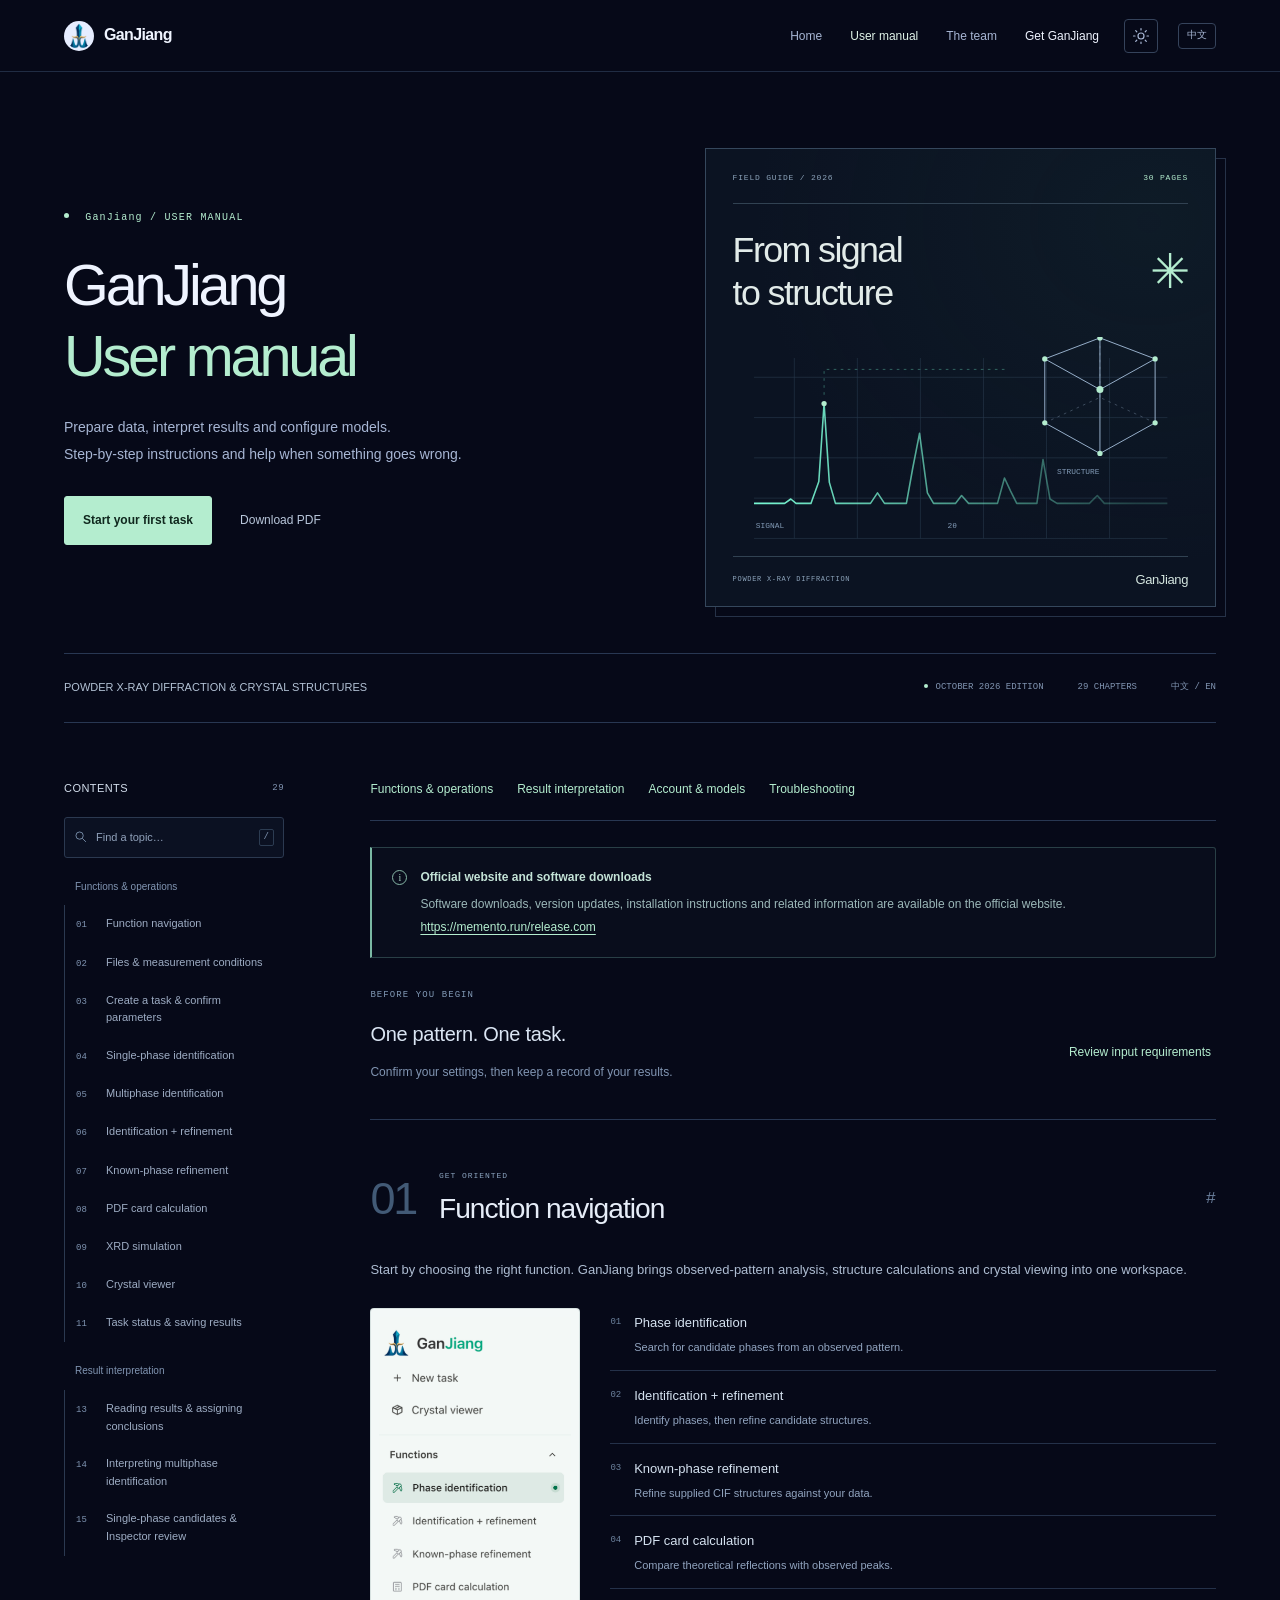
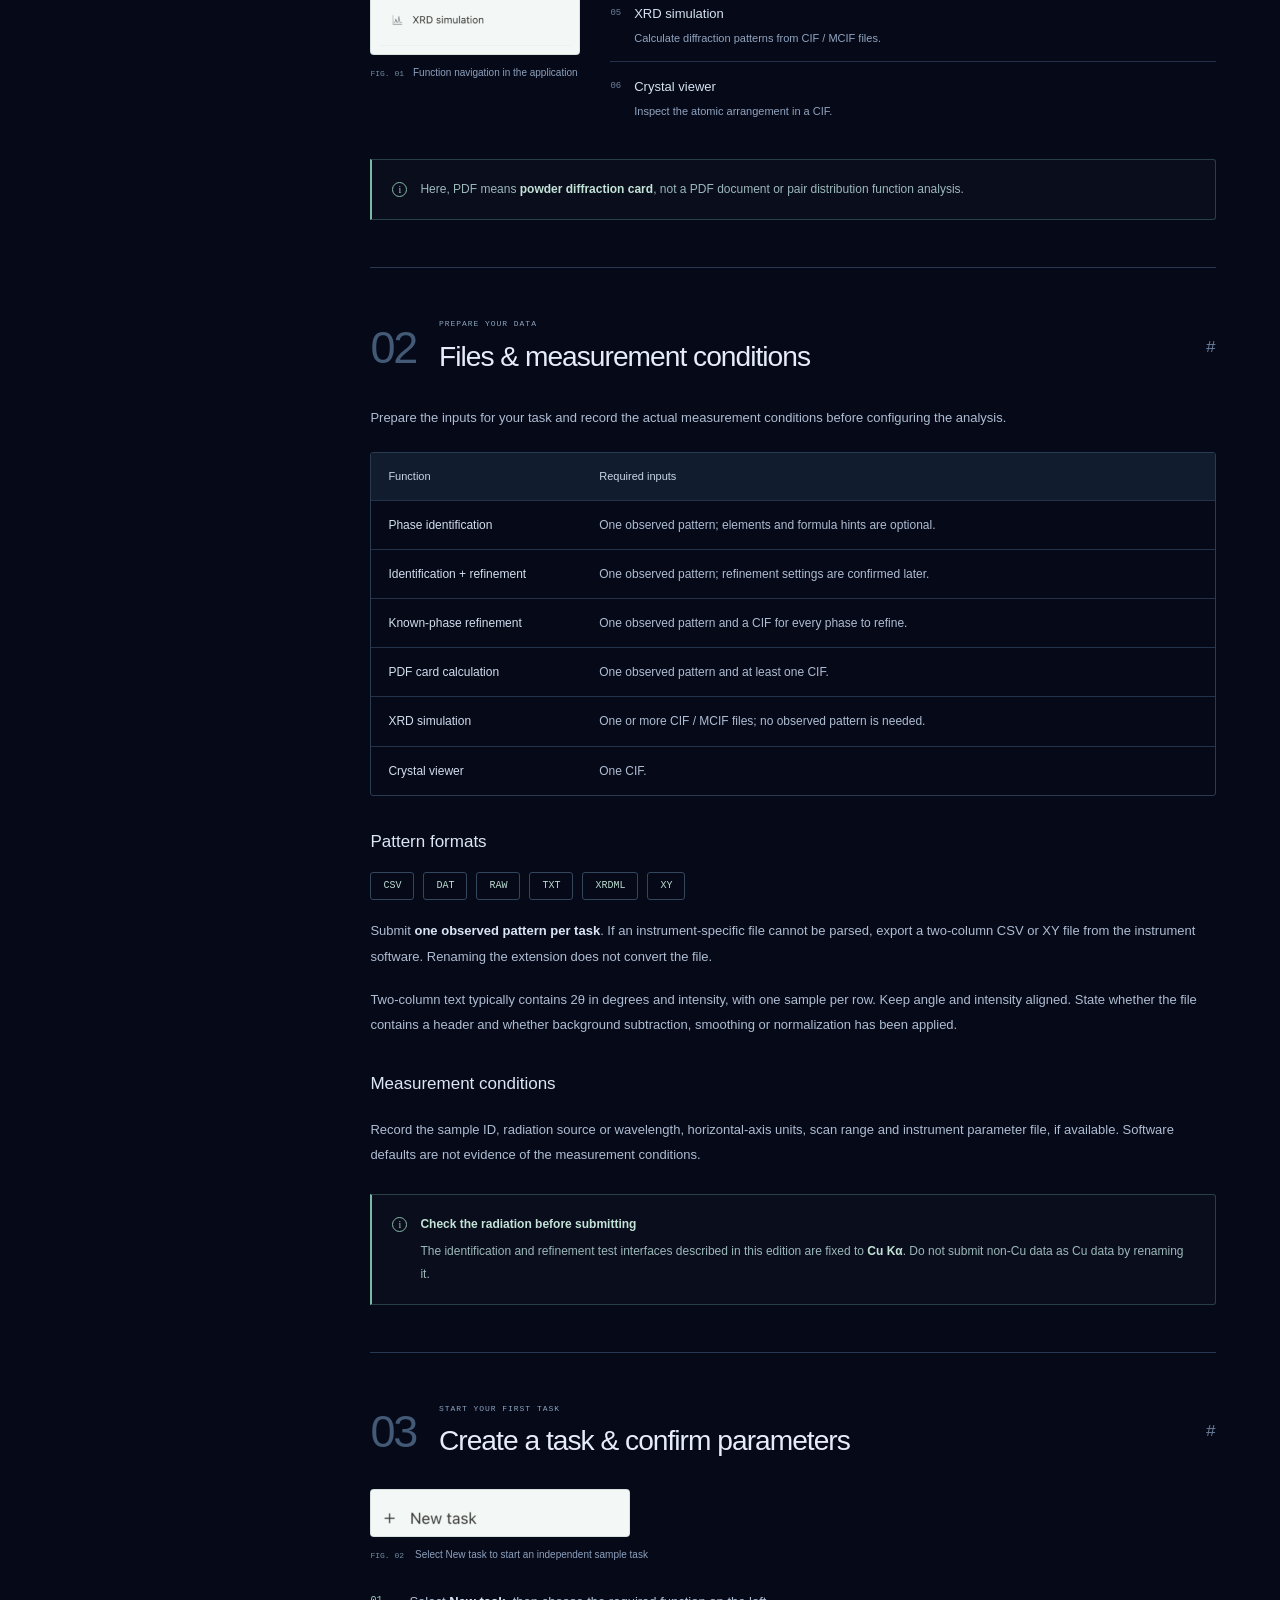
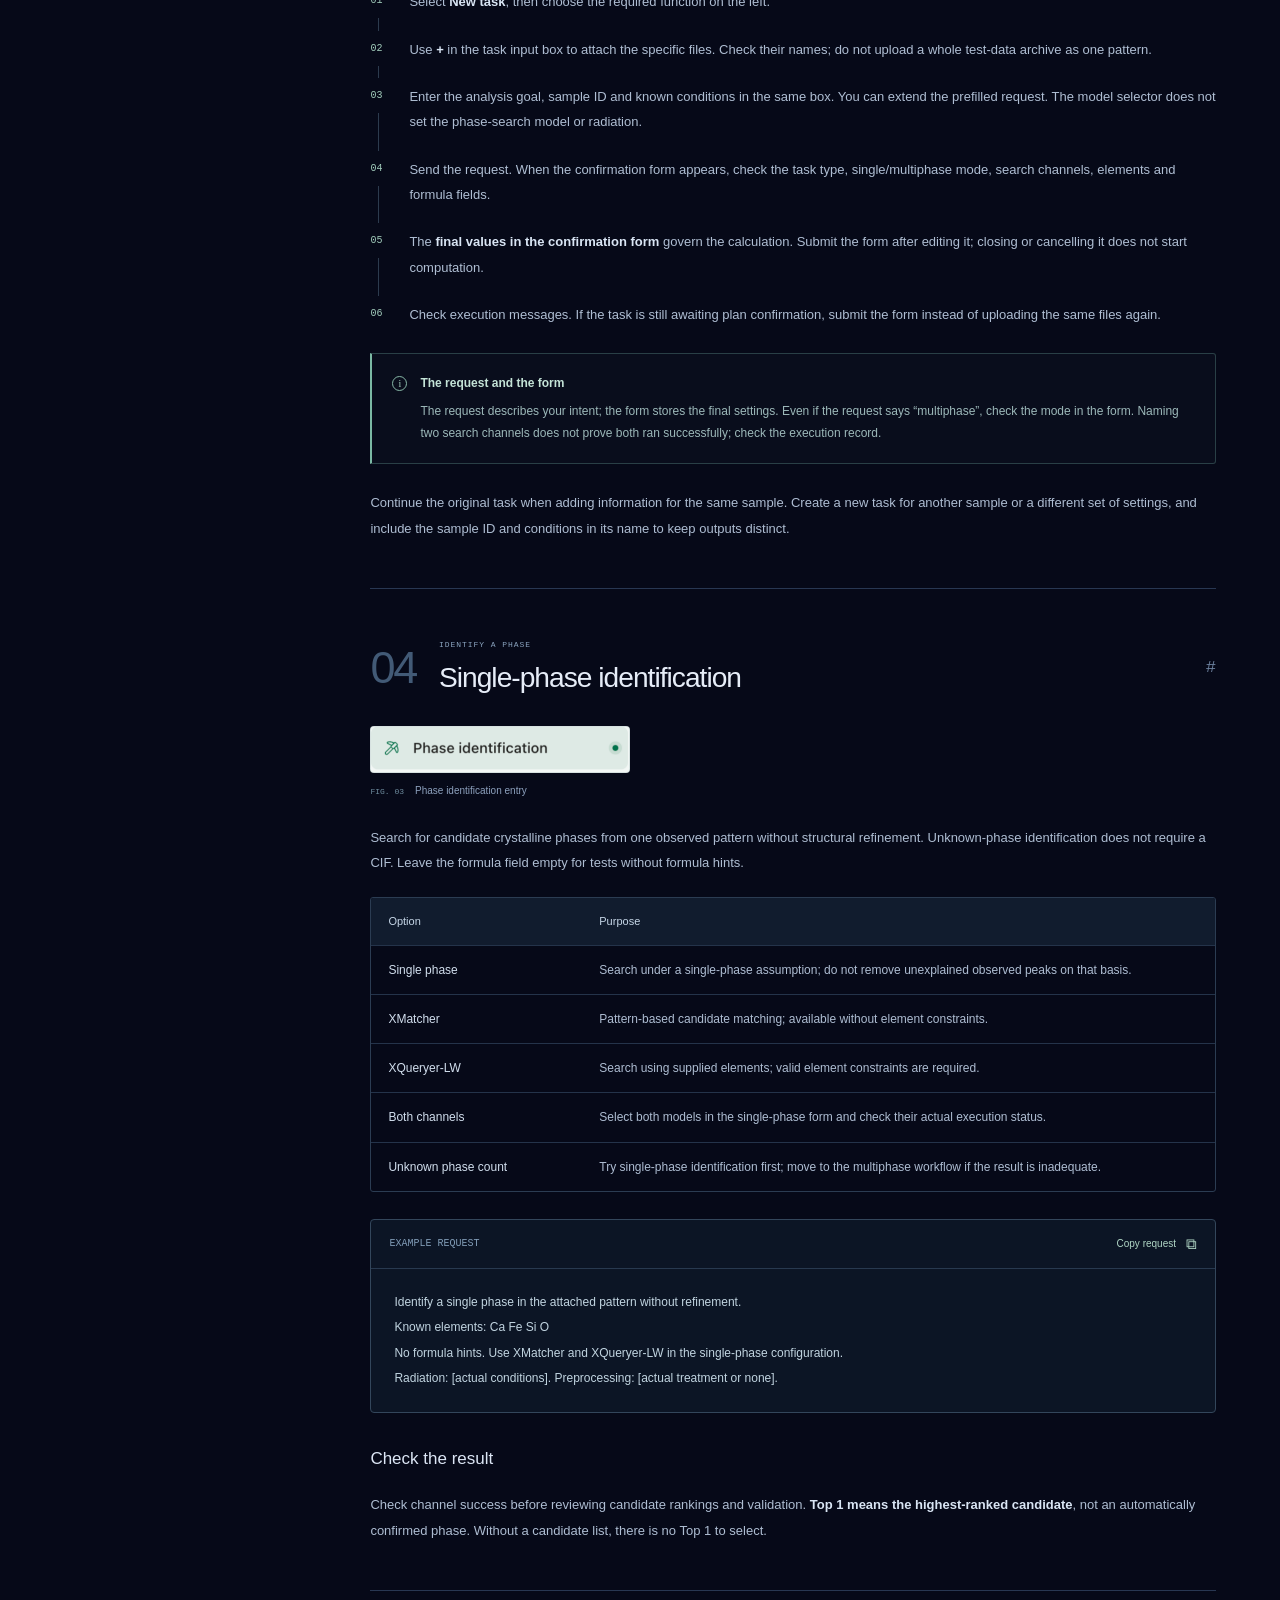
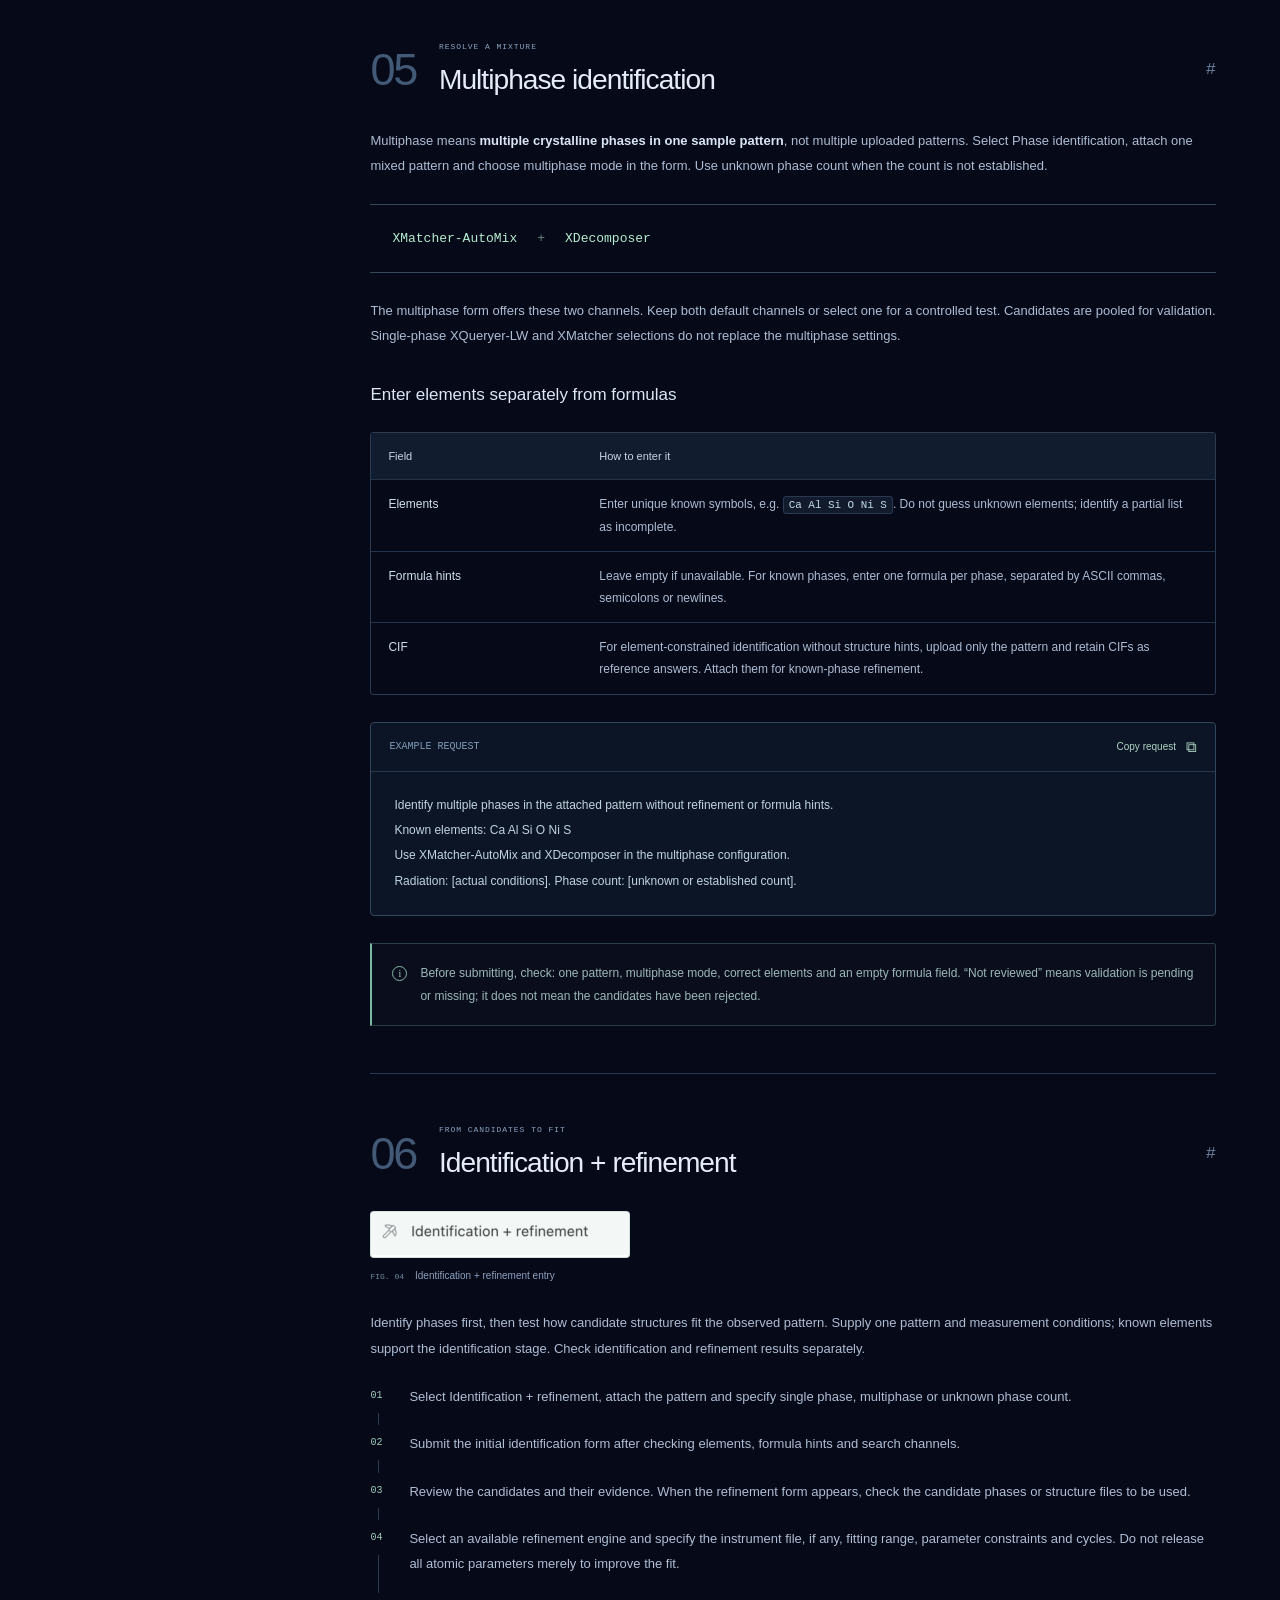
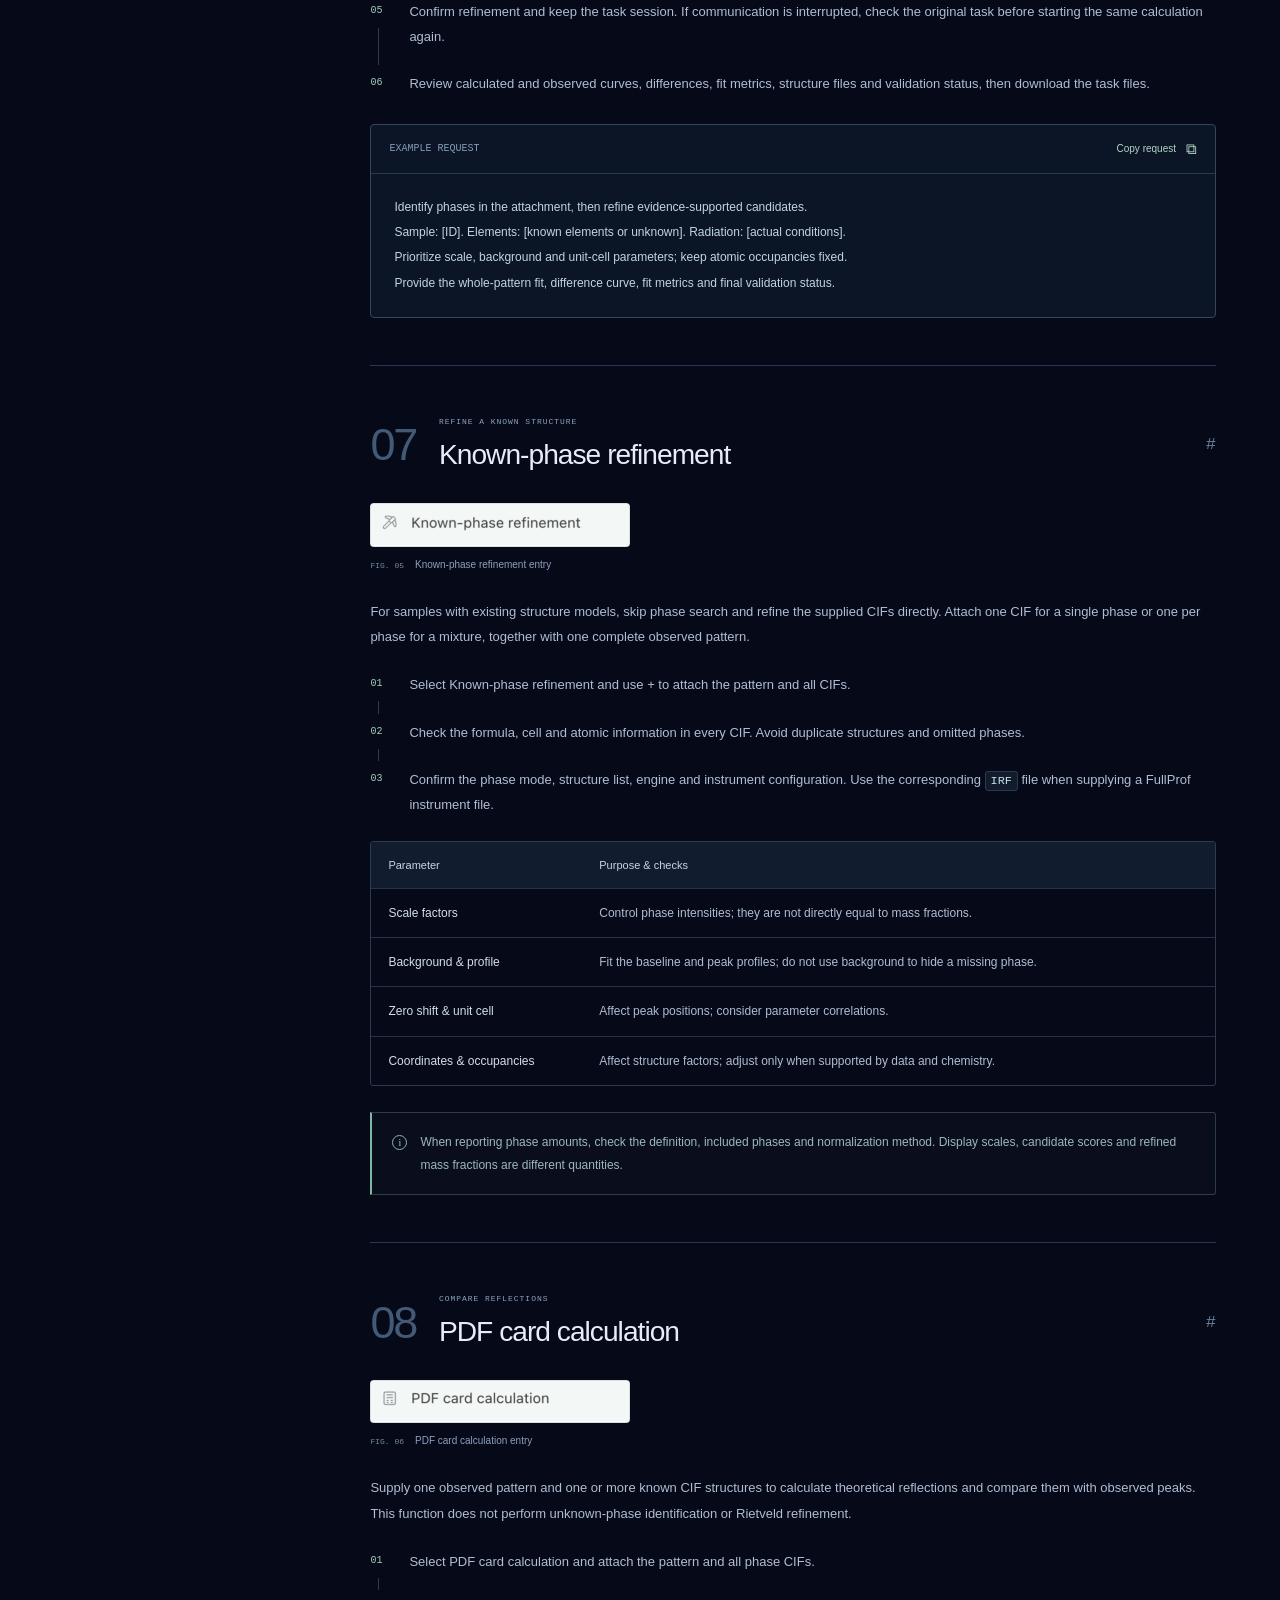
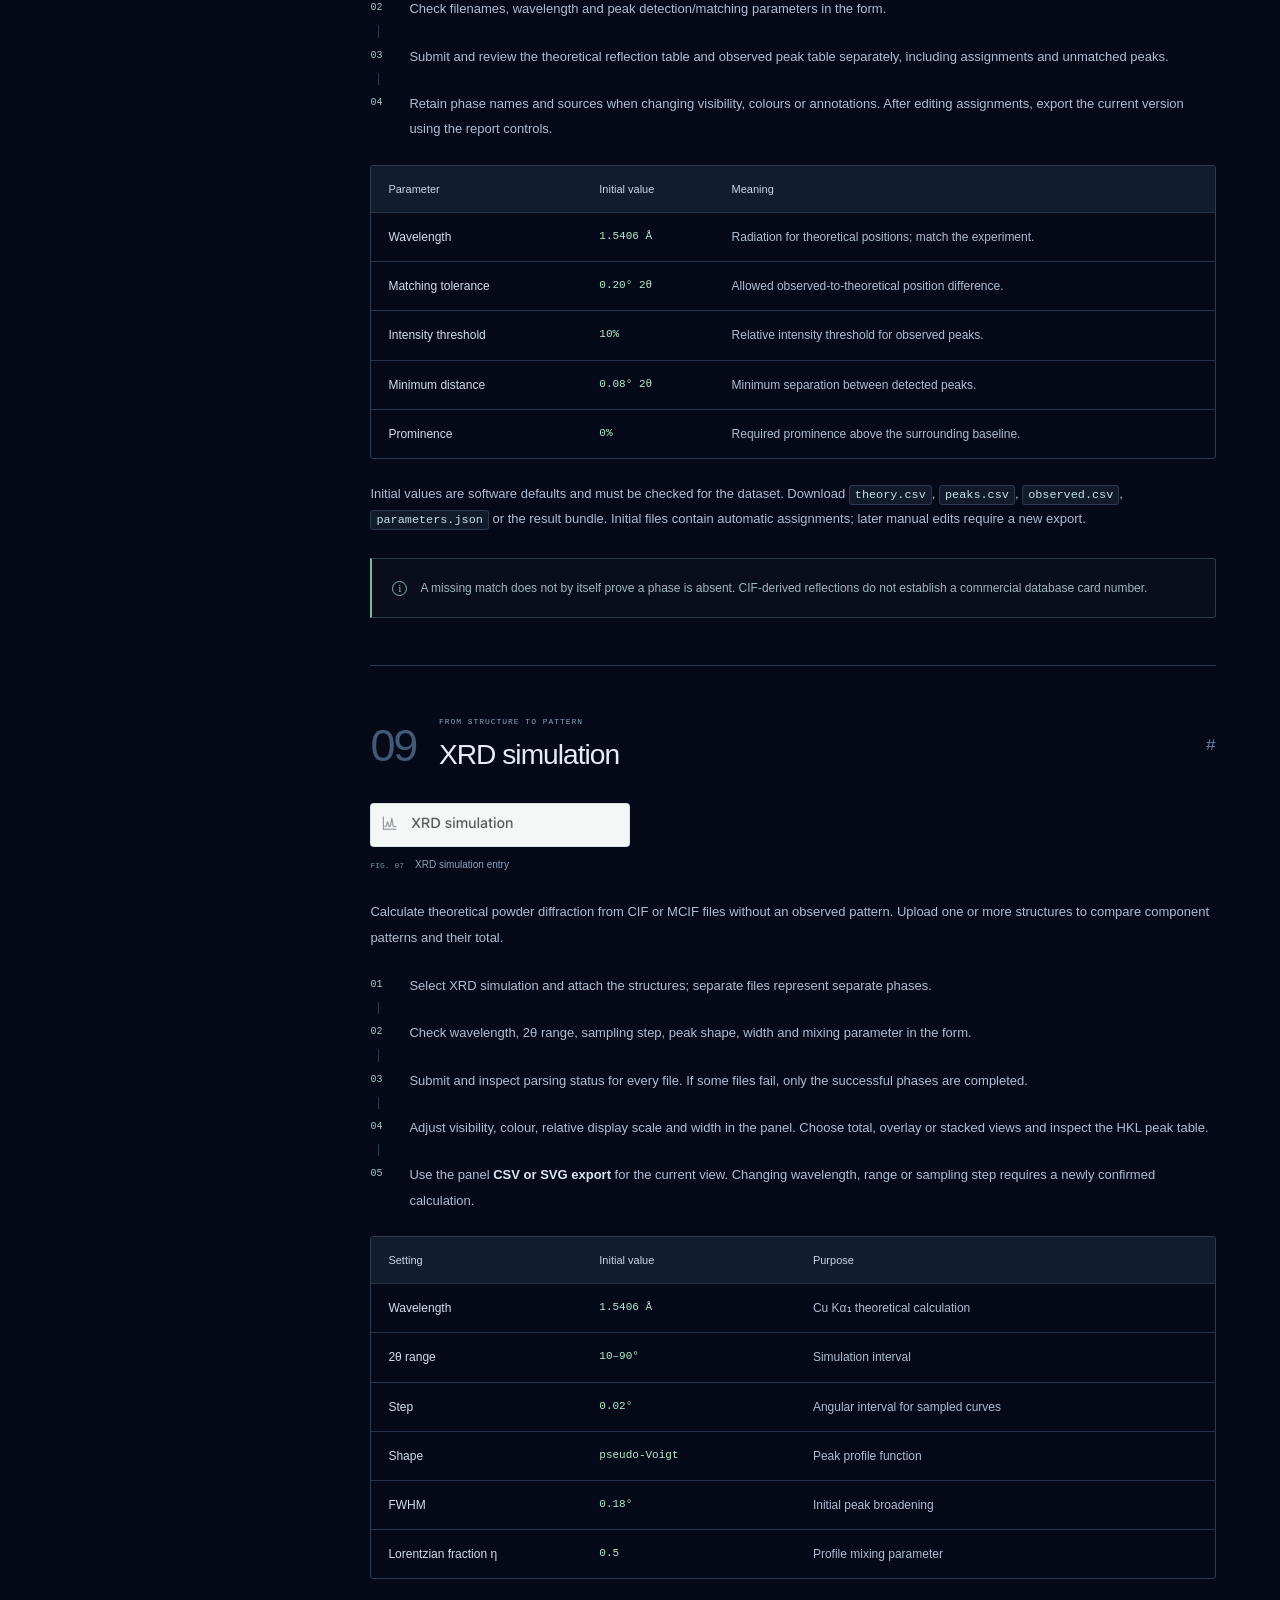
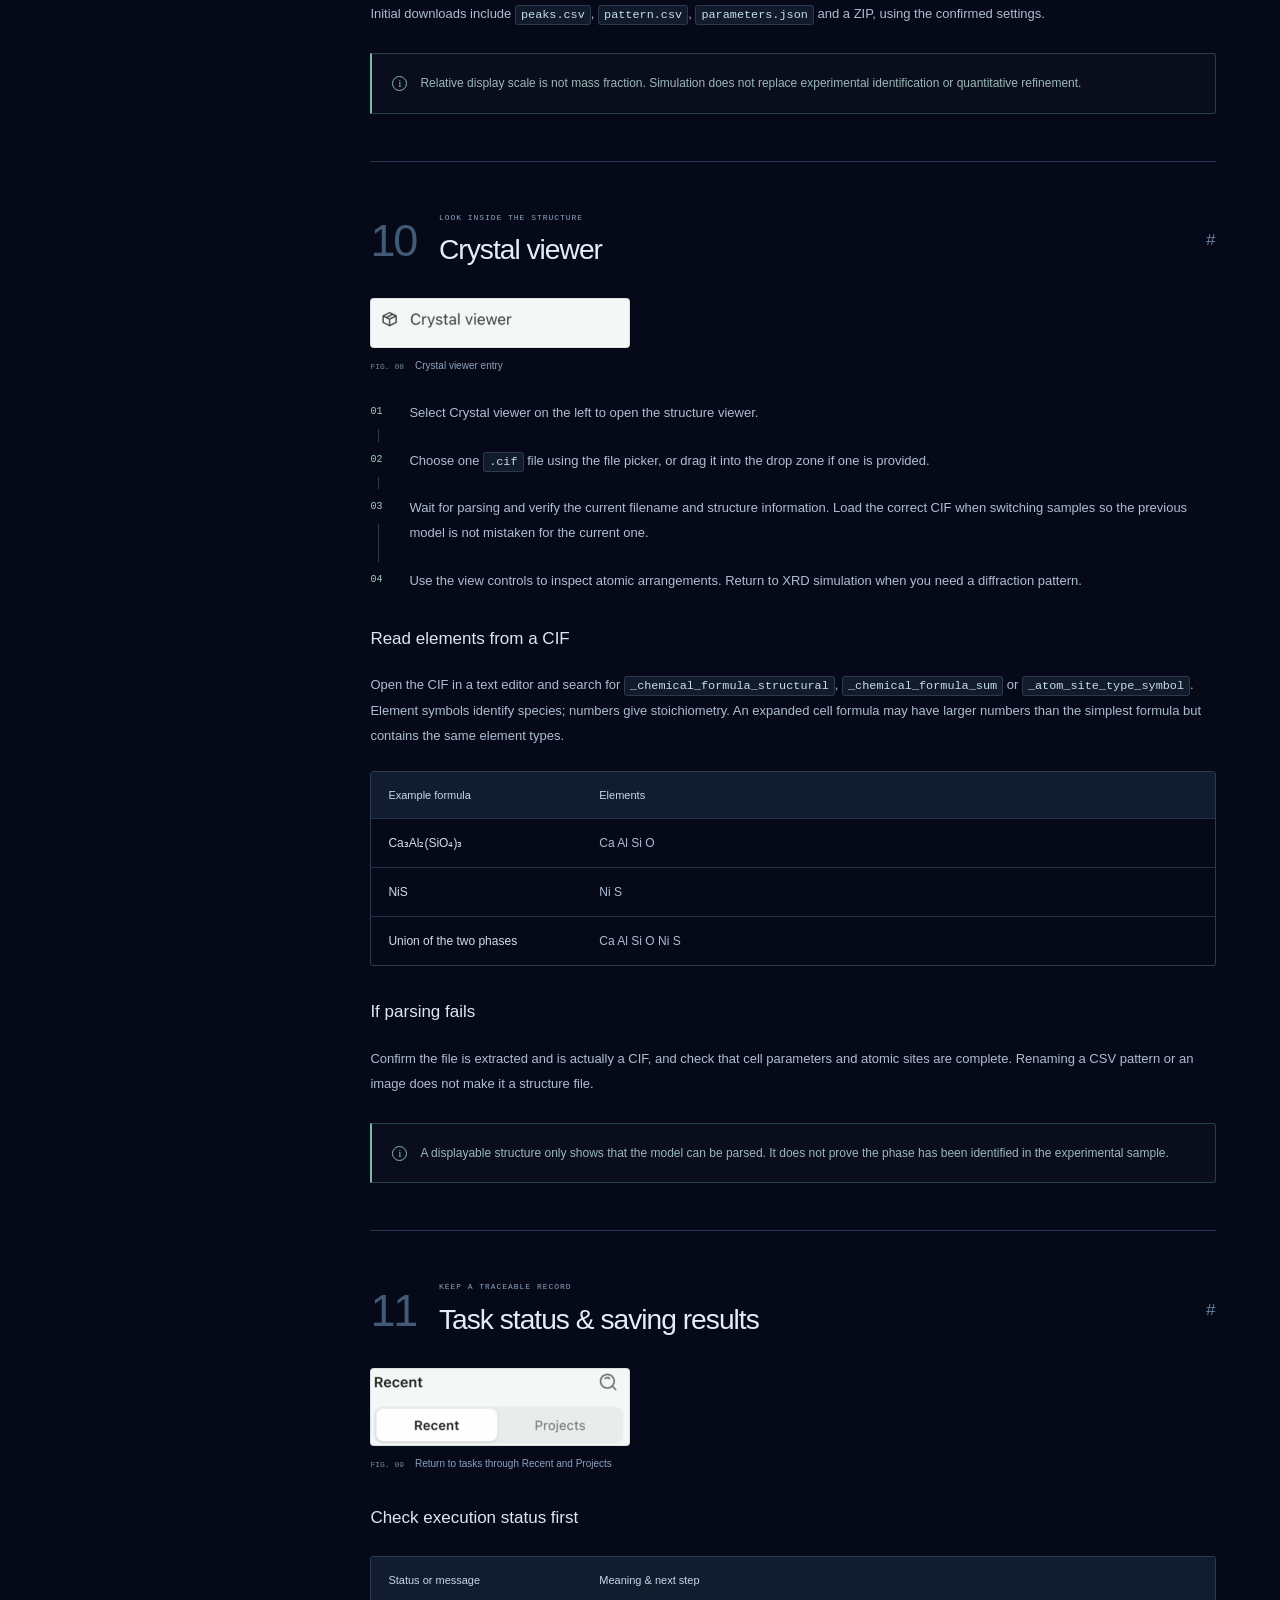
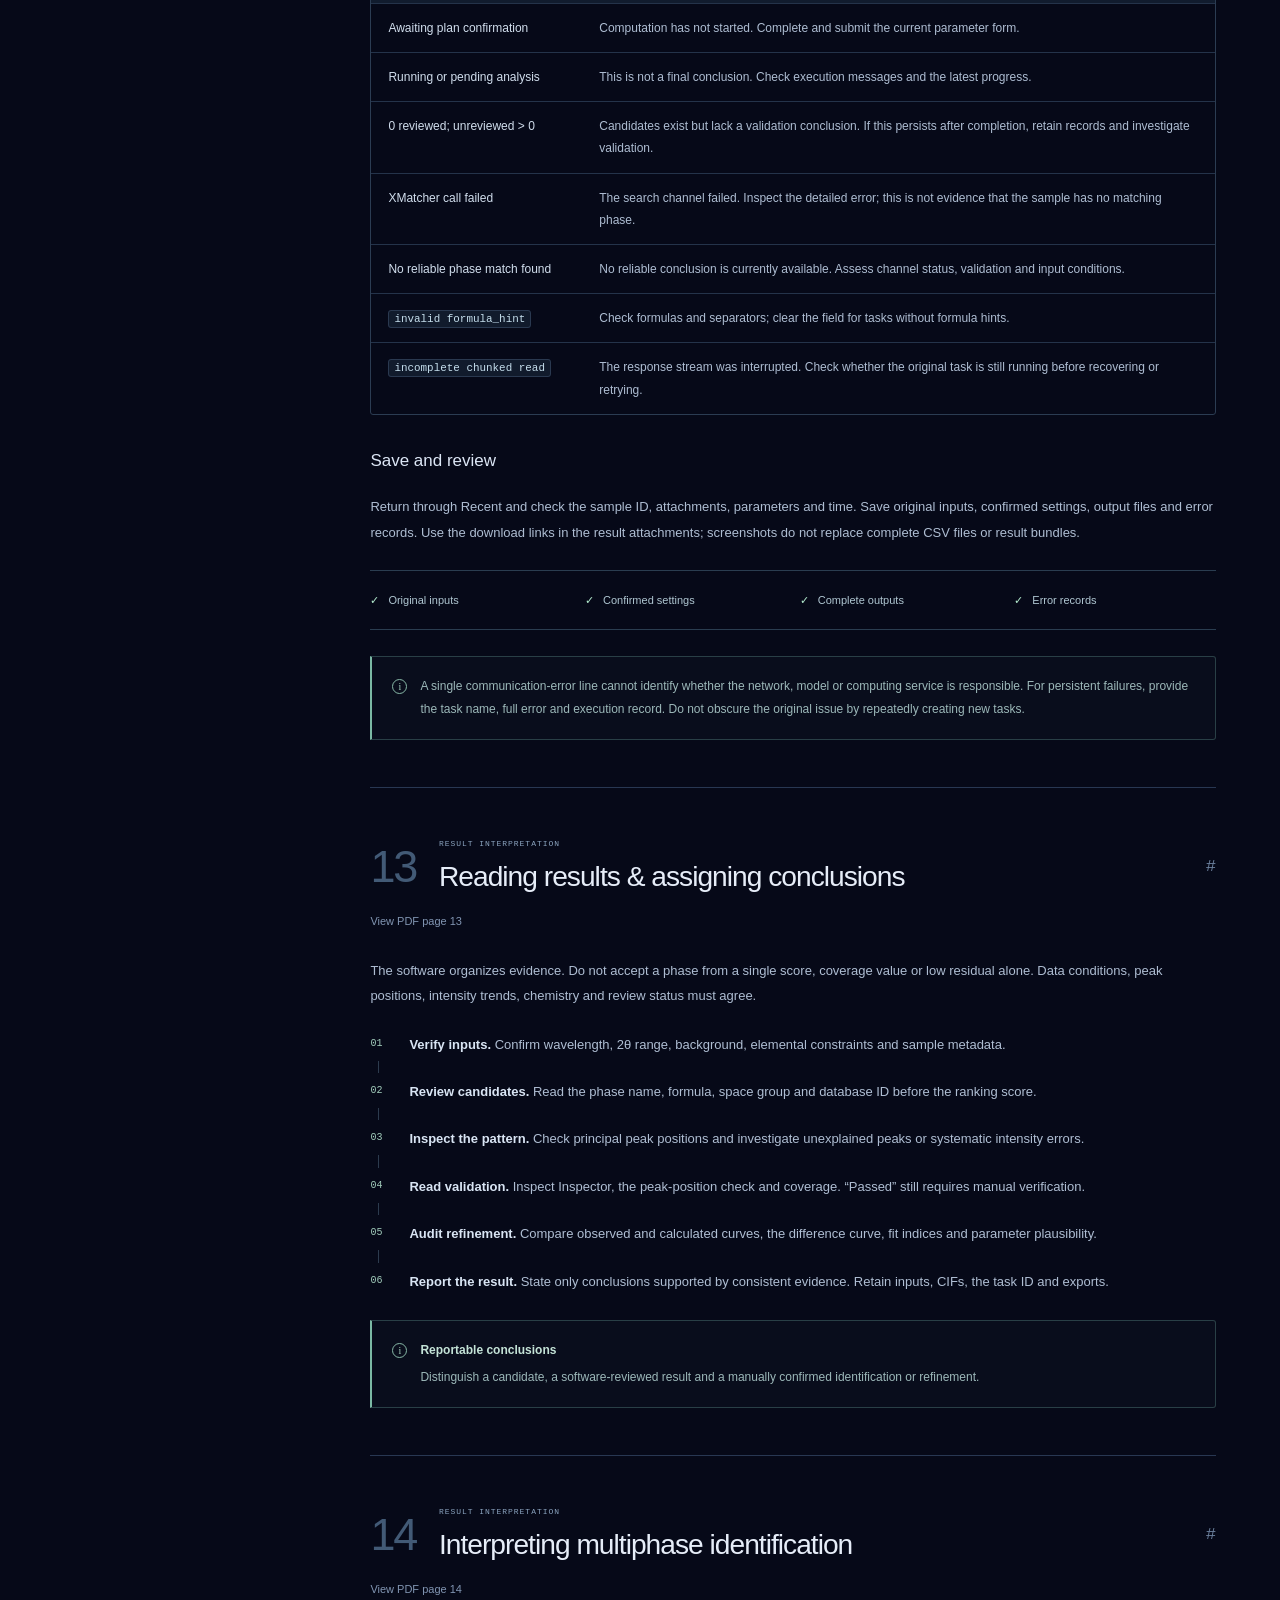
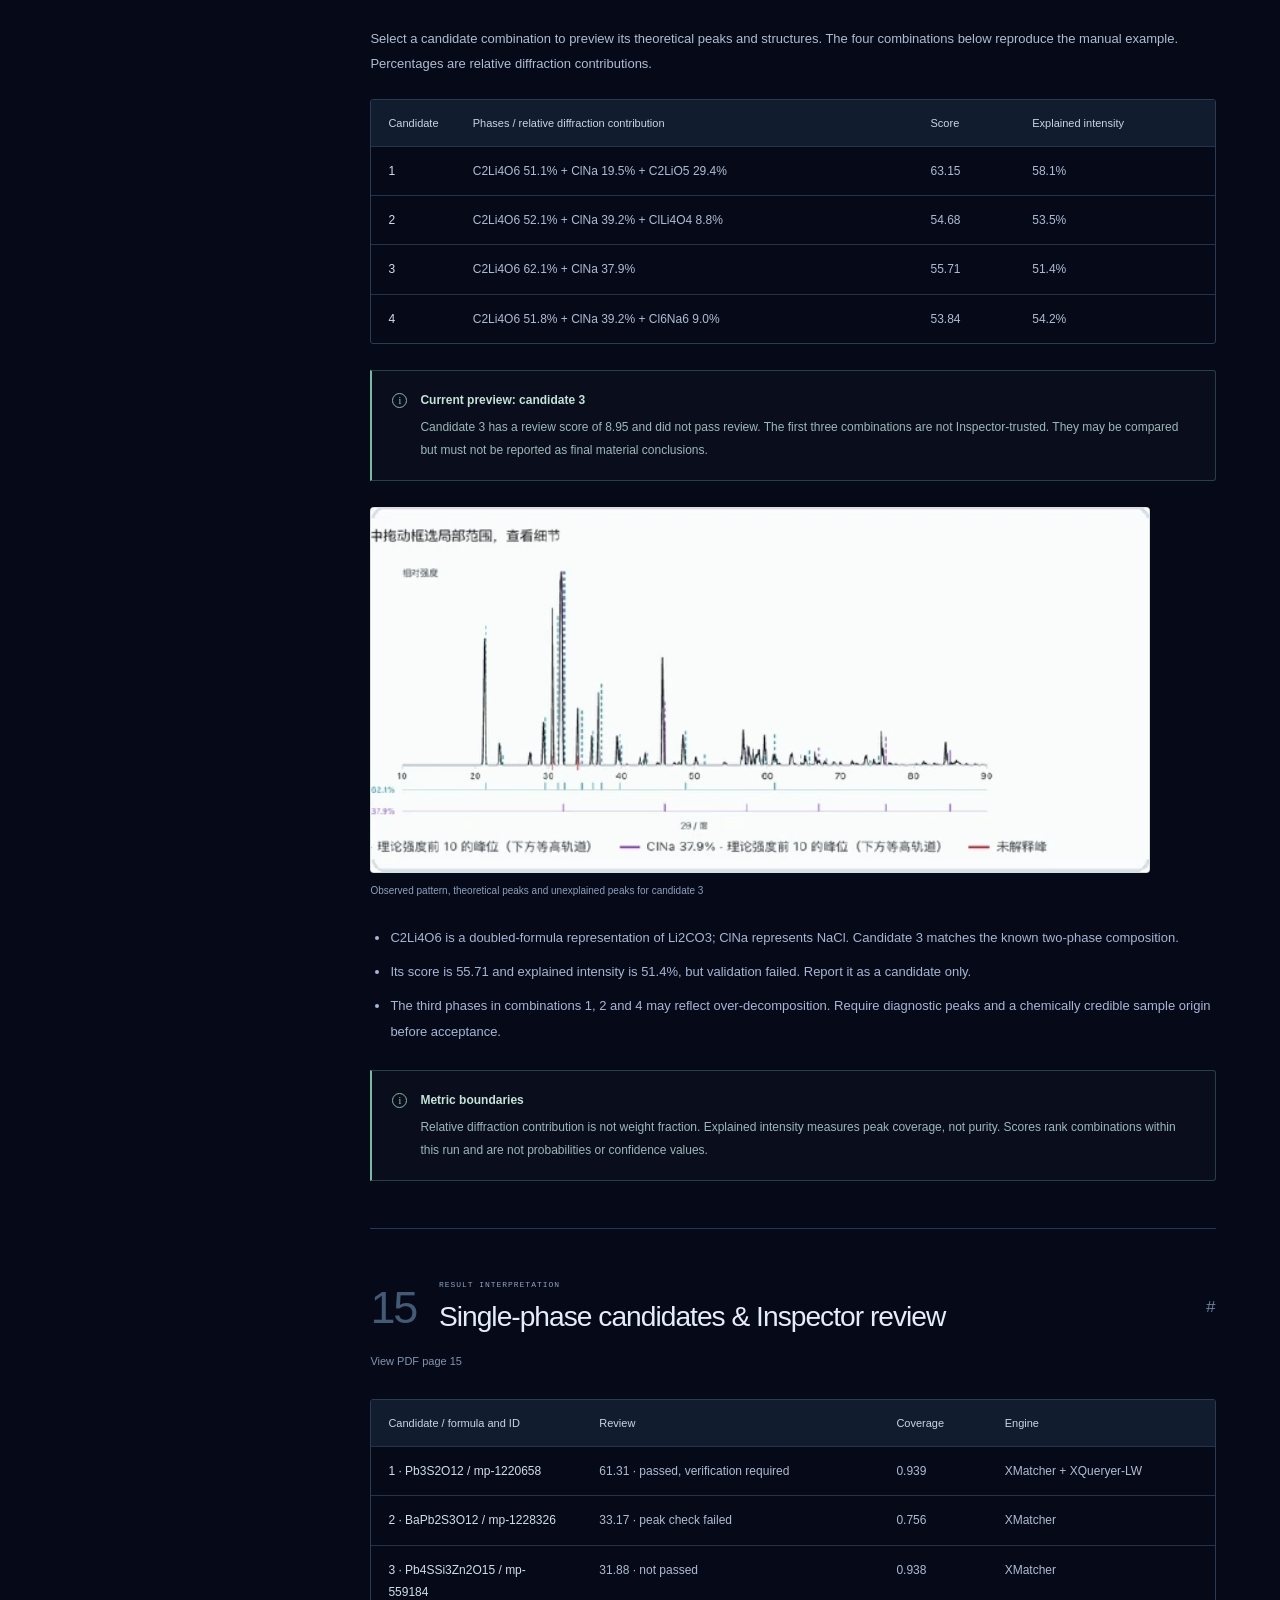
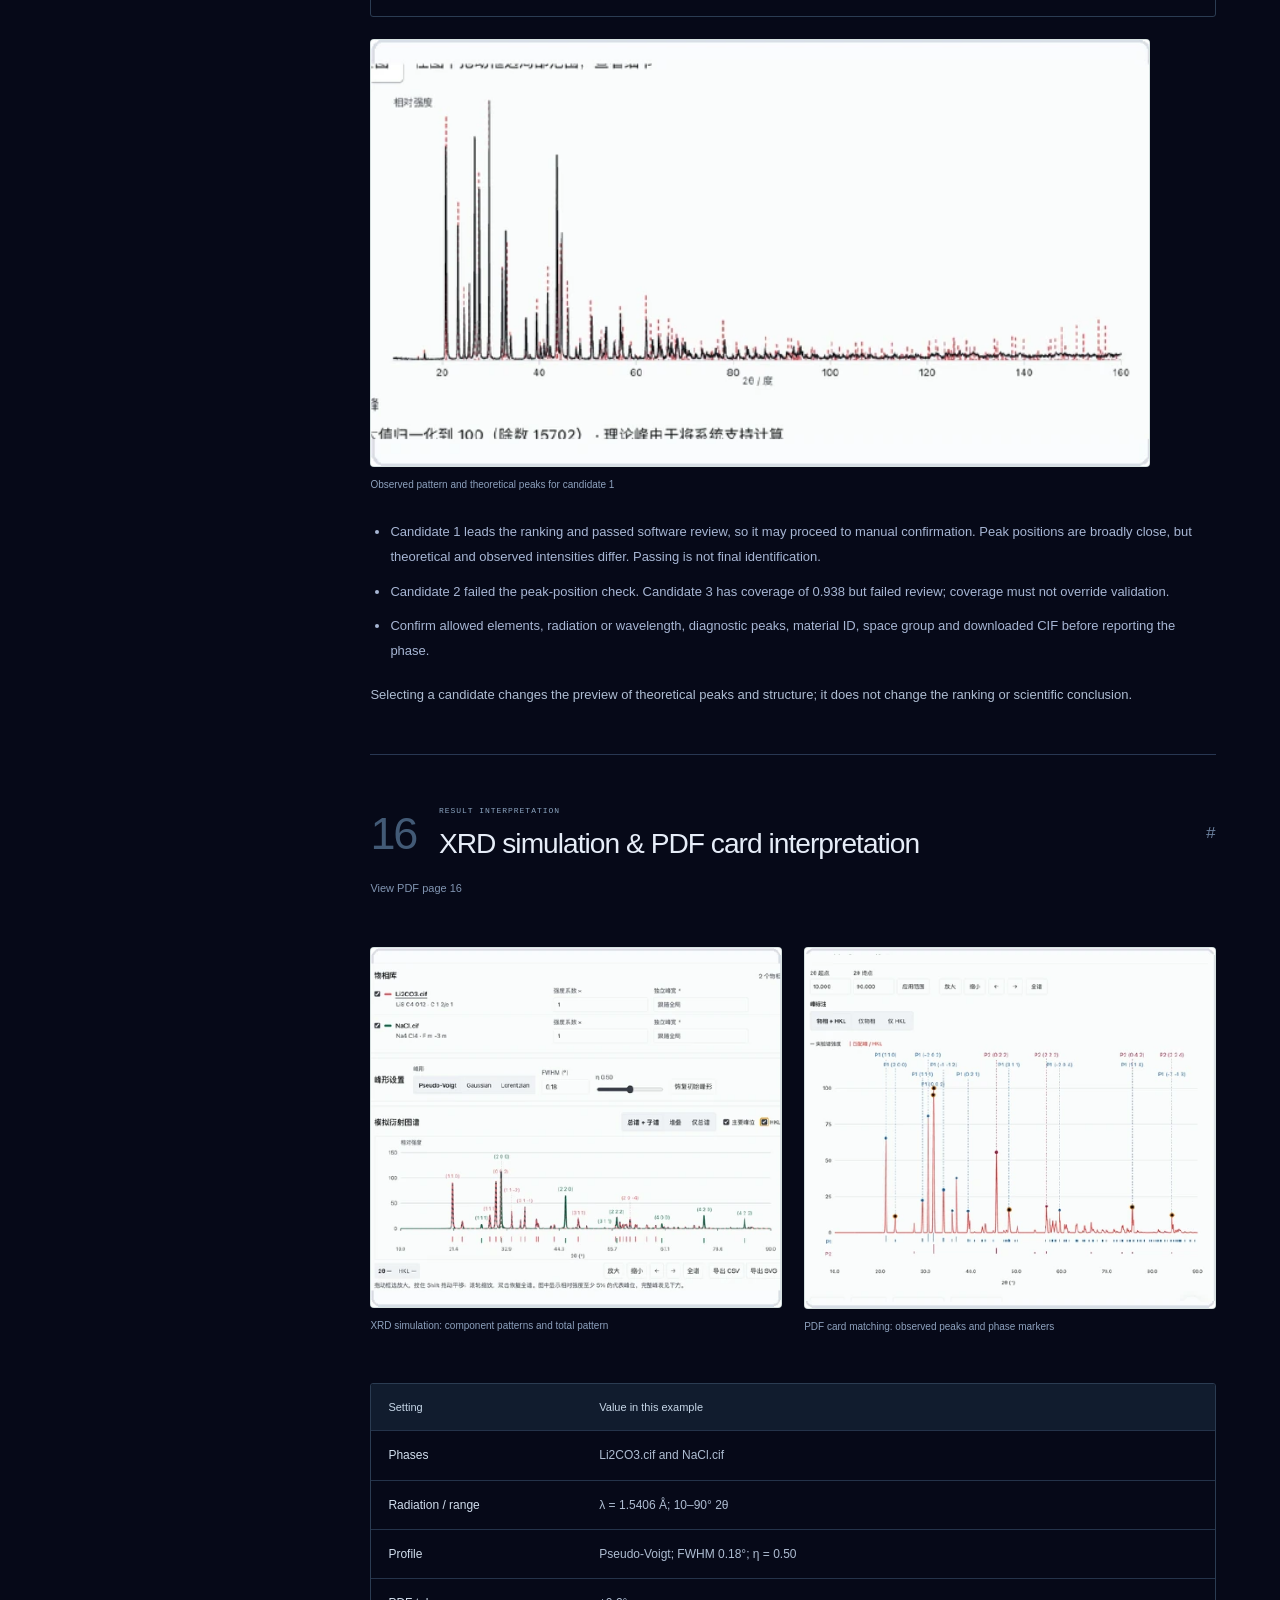
<file: booklet/en.html>
<!doctype html>
<html lang="en">
<head>
  <meta charset="UTF-8" />
  <meta name="viewport" content="width=device-width, initial-scale=1" />
  <meta name="theme-color" content="#060918" />
    <script src="../theme.js"></script>
  <meta name="description" content="GanJiang user manual: phase identification, structural refinement, result interpretation, account top-up, LLM configuration and troubleshooting." />
  <meta property="og:type" content="website" />
  <meta property="og:title" content="GanJiang · User Manual" />
  <meta property="og:description" content="GanJiang user manual: phase identification, structural refinement, result interpretation, account top-up, LLM configuration and troubleshooting." />
  <title>GanJiang · User Manual</title>
  <link rel="icon" href="../assets/images/favicon.png" />
  <link rel="alternate" hreflang="zh-CN" href="index.html" />
  <link rel="alternate" hreflang="en" href="en.html" />
  <link rel="stylesheet" href="booklet.css" />
  <link rel="stylesheet" href="../site-chrome.css" />
    <link rel="stylesheet" href="../theme.css" />
  <script defer src="booklet.js"></script>
  <script defer src="../title-style.js"></script>
</head>
<body class="booklet-page" id="top">
  <a class="skip-link" href="#manual">Skip to the manual</a>
  <header class="site-header shared-header">
    <a class="brand" href="../index.html#home" aria-label="GanJiang home"><img class="brand-logo" src="../assets/images/logo-small.webp" width="30" height="30" alt="" /> GanJiang</a>
    <div class="header-actions"><a class="language-toggle" href="index.html" lang="zh-CN" aria-label="切换至中文">中文</a><button class="menu-toggle" type="button" aria-controls="site-nav" aria-expanded="false" aria-label="Open navigation">Menu</button></div>
    <nav class="nav" id="site-nav" aria-label="Main navigation"><a href="../index.html#home">Home</a><a href="#manual" aria-current="page">User manual</a><a href="../team.html">The team</a><a class="nav-cta" href="../apps/index.html">Get GanJiang</a></nav>
    <div class="reading-progress" aria-hidden="true"><span></span></div>
  </header>
  <main>
    <section class="manual-hero shell" aria-labelledby="manual-title">
      <div class="hero-copy"><p class="eyebrow"><span class="status-dot" aria-hidden="true"></span> GanJiang / USER MANUAL</p><h1 id="manual-title">GanJiang<span>User manual</span></h1><p class="hero-description">Prepare data, interpret results and configure models.<br />Step-by-step instructions and help when something goes wrong.</p><div class="hero-actions"><a class="button-primary" href="#new-task">Start your first task</a><a class="text-link" href="GanJiang_User_Manual_EN.pdf" download>Download PDF</a></div></div>
      <div class="manual-cover" aria-hidden="true"><div class="cover-top"><span>FIELD GUIDE / 2026</span><span>30 PAGES</span></div><div class="cover-heading"><span>From signal<br />to structure</span><span class="cover-star">✳</span></div><svg class="cover-diagram" viewBox="0 0 520 250" fill="none" aria-hidden="true">
      <defs><linearGradient id="signal" x1="30" y1="0" x2="460" y2="0" gradientUnits="userSpaceOnUse"><stop stop-color="#77f6d2"/><stop offset="1" stop-color="#77f6d2" stop-opacity=".2"/></linearGradient></defs>
      <g stroke="#26384b" stroke-width=".7"><path d="M24 46H496M24 92H496M24 138H496M24 184H496M24 230H496"/><path d="M70 24V230M142 24V230M214 24V230M286 24V230M358 24V230M430 24V230"/></g>
      <path d="M24 190H59L66 185L72 190H89L98 165L104 76L110 166L117 190H157L165 178L173 190H198L205 151L213 110L222 178L229 190H254L261 181L269 190H302L310 161L317 176L324 190H347L354 140L362 185L370 190H407L416 181L424 190H496" stroke="url(#signal)" stroke-width="1.8" stroke-linejoin="round"/>
      <g stroke="#a9c3df" stroke-width="1" stroke-linejoin="round"><path d="m356 25 63 35v73l-63-35Zm63 35 63-35v73l-63 35M356 25l63-24 63 24M419 1v59"/><path d="m356 98 63-29 63 29M419 69V1" stroke-dasharray="3 5" opacity=".35"/></g>
      <g fill="#b4edcf"><circle cx="356" cy="25" r="3"/><circle cx="419" cy="60" r="4"/><circle cx="482" cy="25" r="3"/><circle cx="356" cy="98" r="3"/><circle cx="419" cy="133" r="3"/><circle cx="482" cy="98" r="3"/><circle cx="419" cy="1" r="3"/><circle cx="104" cy="76" r="3"/></g>
      <path d="M104 66V37H310" stroke="#77f6d2" stroke-opacity=".4" stroke-dasharray="3 5"/>
      <g fill="#829ab6" font-family="monospace" font-size="9"><text x="26" y="218">SIGNAL</text><text x="370" y="157">STRUCTURE</text><text x="245" y="218">2θ</text></g>
    </svg><div class="cover-bottom"><span>POWDER X-RAY DIFFRACTION</span><span>GanJiang</span></div></div>
      <div class="edition-strip"><span class="edition-label">POWDER X-RAY DIFFRACTION & CRYSTAL STRUCTURES</span><span><i aria-hidden="true"></i>OCTOBER 2026 EDITION</span><span>29 CHAPTERS</span><span>中文 / EN</span></div>
    </section>
    <div class="manual-layout shell" id="manual">
      <aside class="manual-sidebar" aria-label="Manual contents">
        <details class="contents" open><summary><span>CONTENTS</span><span class="contents-count">29</span></summary><div class="contents-body">
          <div class="search-box" hidden><label class="sr-only" for="chapter-search">Search chapters and content</label><svg viewBox="0 0 20 20" fill="none" aria-hidden="true"><circle cx="8" cy="8" r="5.2"/><path d="m12 12 5 5"/></svg><input id="chapter-search" type="search" placeholder="Find a topic…" autocomplete="off" /><kbd aria-hidden="true">/</kbd></div>
          <p class="search-status" role="status" hidden></p><nav class="contents-nav" aria-label="Chapter navigation"><div class="contents-group"><p class="contents-group-title">Functions & operations</p><a href="#navigation" data-section="navigation"><span class="index-number">01</span><span>Function navigation</span><span class="index-dot" aria-hidden="true"></span></a><a href="#files" data-section="files"><span class="index-number">02</span><span>Files & measurement conditions</span><span class="index-dot" aria-hidden="true"></span></a><a href="#new-task" data-section="new-task"><span class="index-number">03</span><span>Create a task & confirm parameters</span><span class="index-dot" aria-hidden="true"></span></a><a href="#single-phase" data-section="single-phase"><span class="index-number">04</span><span>Single-phase identification</span><span class="index-dot" aria-hidden="true"></span></a><a href="#multiphase" data-section="multiphase"><span class="index-number">05</span><span>Multiphase identification</span><span class="index-dot" aria-hidden="true"></span></a><a href="#identification-refinement" data-section="identification-refinement"><span class="index-number">06</span><span>Identification + refinement</span><span class="index-dot" aria-hidden="true"></span></a><a href="#known-phase" data-section="known-phase"><span class="index-number">07</span><span>Known-phase refinement</span><span class="index-dot" aria-hidden="true"></span></a><a href="#pdf-card" data-section="pdf-card"><span class="index-number">08</span><span>PDF card calculation</span><span class="index-dot" aria-hidden="true"></span></a><a href="#simulation" data-section="simulation"><span class="index-number">09</span><span>XRD simulation</span><span class="index-dot" aria-hidden="true"></span></a><a href="#crystal" data-section="crystal"><span class="index-number">10</span><span>Crystal viewer</span><span class="index-dot" aria-hidden="true"></span></a><a href="#save" data-section="save"><span class="index-number">11</span><span>Task status & saving results</span><span class="index-dot" aria-hidden="true"></span></a></div><div class="contents-group"><p class="contents-group-title">Result interpretation</p><a href="#reading-results" data-section="reading-results"><span class="index-number">13</span><span>Reading results &amp; assigning conclusions</span><span class="index-dot" aria-hidden="true"></span></a><a href="#multiphase-results" data-section="multiphase-results"><span class="index-number">14</span><span>Interpreting multiphase identification</span><span class="index-dot" aria-hidden="true"></span></a><a href="#inspector-review" data-section="inspector-review"><span class="index-number">15</span><span>Single-phase candidates &amp; Inspector review</span><span class="index-dot" aria-hidden="true"></span></a><a href="#simulation-pdf-results" data-section="simulation-pdf-results"><span class="index-number">16</span><span>XRD simulation &amp; PDF card interpretation</span><span class="index-dot" aria-hidden="true"></span></a><a href="#pyxplore-results" data-section="pyxplore-results"><span class="index-number">17</span><span>Interpreting PyXplore refinement</span><span class="index-dot" aria-hidden="true"></span></a><a href="#gsas-results" data-section="gsas-results"><span class="index-number">18</span><span>GSAS-II refinement &amp; result acceptance</span><span class="index-dot" aria-hidden="true"></span></a></div><div class="contents-group"><p class="contents-group-title">Account & model setup</p><a href="#standard-workflow" data-section="standard-workflow"><span class="index-number">19</span><span>Software overview &amp; standard workflow</span><span class="index-dot" aria-hidden="true"></span></a><a href="#account-quota" data-section="account-quota"><span class="index-number">20</span><span>Account top-up &amp; quota check</span><span class="index-dot" aria-hidden="true"></span></a><a href="#llm-setup" data-section="llm-setup"><span class="index-number">21</span><span>LLM setup: prerequisites &amp; adding a model</span><span class="index-dot" aria-hidden="true"></span></a><a href="#llm-fields" data-section="llm-fields"><span class="index-number">22</span><span>LLM setup: field-by-field instructions</span><span class="index-dot" aria-hidden="true"></span></a><a href="#llm-verify" data-section="llm-verify"><span class="index-number">23</span><span>LLM setup: save, select &amp; verify</span><span class="index-dot" aria-hidden="true"></span></a><a href="#llm-manage" data-section="llm-manage"><span class="index-number">24</span><span>LLM setup: edit, switch &amp; delete</span><span class="index-dot" aria-hidden="true"></span></a></div><div class="contents-group"><p class="contents-group-title">Troubleshooting</p><a href="#troubleshooting" data-section="troubleshooting"><span class="index-number">25</span><span>FAQ &amp; troubleshooting</span><span class="index-dot" aria-hidden="true"></span></a><a href="#llm-unavailable" data-section="llm-unavailable"><span class="index-number">26</span><span>LLM not configured or temporarily unavailable</span><span class="index-dot" aria-hidden="true"></span></a><a href="#environment" data-section="environment"><span class="index-number">27</span><span>Environment dependencies at first launch</span><span class="index-dot" aria-hidden="true"></span></a><a href="#download-blocked" data-section="download-blocked"><span class="index-number">28</span><span>Installer download blocked by browser or system</span><span class="index-dot" aria-hidden="true"></span></a><a href="#verification-code" data-section="verification-code"><span class="index-number">29</span><span>Verification code not received</span><span class="index-dot" aria-hidden="true"></span></a><a href="#contact-support" data-section="contact-support"><span class="index-number">30</span><span>Contact project support</span><span class="index-dot" aria-hidden="true"></span></a></div></nav>
          <div class="sidebar-tools"><a href="GanJiang_User_Manual_EN.pdf" download><span>Original PDF</span></a><button type="button" data-print hidden><span>Print manual</span></button></div>
          <p class="sidebar-note">Find what you need, or follow the chapters through a complete analysis.</p>
        </div></details>
      </aside>
      <div class="manual-content">
<nav class="manual-topics" aria-label="Manual topics"><a href="#navigation">Functions & operations</a><a href="#reading-results">Result interpretation</a><a href="#account-quota">Account & models</a><a href="#troubleshooting">Troubleshooting</a></nav>
<aside class="note"><span class="note-mark" aria-hidden="true">i</span><div><strong>Official website and software downloads</strong><p>Software downloads, version updates, installation instructions and related information are available on the official website.<br /><a href="https://memento.run/release.com" target="_blank" rel="noopener noreferrer">https://memento.run/release.com</a></p></div></aside>
        <div class="reading-intro"><p class="eyebrow">BEFORE YOU BEGIN</p><p>One pattern. One task.<br /><span>Confirm your settings, then keep a record of your results.</span></p><a href="#files" aria-label="Review input requirements">Review input requirements</a></div>
        <section class="manual-section" id="navigation" aria-labelledby="navigation-title"><header class="chapter-heading"><span class="chapter-number" aria-hidden="true">01</span><div><p class="eyebrow">GET ORIENTED</p><h2 id="navigation-title">Function navigation</h2></div><a class="section-anchor" href="#navigation" aria-label="Link to: Function navigation">#</a></header><p>Start by choosing the right function. GanJiang brings observed-pattern analysis, structure calculations and crystal viewing into one workspace.</p><div class="navigation-layout"><figure class="interface-figure navigation-figure"><div class="interface-image"><img src="assets/navigation-en.webp" width="366" height="628" alt="Function navigation in the application" loading="lazy" decoding="async" /></div><figcaption><span>FIG. 01</span> Function navigation in the application</figcaption></figure><div class="function-list"><a href="#single-phase"><span class="function-index">01</span><div><h3>Phase identification</h3><p>Search for candidate phases from an observed pattern.</p></div></a><a href="#identification-refinement"><span class="function-index">02</span><div><h3>Identification + refinement</h3><p>Identify phases, then refine candidate structures.</p></div></a><a href="#known-phase"><span class="function-index">03</span><div><h3>Known-phase refinement</h3><p>Refine supplied CIF structures against your data.</p></div></a><a href="#pdf-card"><span class="function-index">04</span><div><h3>PDF card calculation</h3><p>Compare theoretical reflections with observed peaks.</p></div></a><a href="#simulation"><span class="function-index">05</span><div><h3>XRD simulation</h3><p>Calculate diffraction patterns from CIF / MCIF files.</p></div></a><a href="#crystal"><span class="function-index">06</span><div><h3>Crystal viewer</h3><p>Inspect the atomic arrangement in a CIF.</p></div></a></div></div><aside class="note"><span class="note-mark" aria-hidden="true">i</span><div><p>Here, PDF means <strong>powder diffraction card</strong>, not a PDF document or pair distribution function analysis.</p></div></aside></section><section class="manual-section" id="files" aria-labelledby="files-title"><header class="chapter-heading"><span class="chapter-number" aria-hidden="true">02</span><div><p class="eyebrow">PREPARE YOUR DATA</p><h2 id="files-title">Files & measurement conditions</h2></div><a class="section-anchor" href="#files" aria-label="Link to: Files & measurement conditions">#</a></header><p>Prepare the inputs for your task and record the actual measurement conditions before configuring the analysis.</p><div class="table-scroll" role="region" tabindex="0" aria-label="Required files by function"><table><thead><tr><th scope="col">Function</th><th scope="col">Required inputs</th></tr></thead><tbody><tr><th scope="row">Phase identification</th><td>One observed pattern; elements and formula hints are optional.</td></tr><tr><th scope="row">Identification + refinement</th><td>One observed pattern; refinement settings are confirmed later.</td></tr><tr><th scope="row">Known-phase refinement</th><td>One observed pattern and a CIF for every phase to refine.</td></tr><tr><th scope="row">PDF card calculation</th><td>One observed pattern and at least one CIF.</td></tr><tr><th scope="row">XRD simulation</th><td>One or more CIF / MCIF files; no observed pattern is needed.</td></tr><tr><th scope="row">Crystal viewer</th><td>One CIF.</td></tr></tbody></table></div><h3>Pattern formats</h3><div class="format-tags" aria-label="Supported pattern formats"><span>CSV</span><span>DAT</span><span>RAW</span><span>TXT</span><span>XRDML</span><span>XY</span></div><p>Submit <strong>one observed pattern per task</strong>. If an instrument-specific file cannot be parsed, export a two-column CSV or XY file from the instrument software. Renaming the extension does not convert the file.</p><p>Two-column text typically contains 2θ in degrees and intensity, with one sample per row. Keep angle and intensity aligned. State whether the file contains a header and whether background subtraction, smoothing or normalization has been applied.</p><h3>Measurement conditions</h3><p>Record the sample ID, radiation source or wavelength, horizontal-axis units, scan range and instrument parameter file, if available. Software defaults are not evidence of the measurement conditions.</p><aside class="note"><span class="note-mark" aria-hidden="true">i</span><div><strong>Check the radiation before submitting</strong><p>The identification and refinement test interfaces described in this edition are fixed to <strong>Cu Kα</strong>. Do not submit non-Cu data as Cu data by renaming it.</p></div></aside></section><section class="manual-section" id="new-task" aria-labelledby="new-task-title"><header class="chapter-heading"><span class="chapter-number" aria-hidden="true">03</span><div><p class="eyebrow">START YOUR FIRST TASK</p><h2 id="new-task-title">Create a task & confirm parameters</h2></div><a class="section-anchor" href="#new-task" aria-label="Link to: Create a task & confirm parameters">#</a></header><figure class="interface-figure"><div class="interface-image"><img src="assets/new-task-en.webp" width="516" height="92" alt="Select New task to start an independent sample task" loading="lazy" decoding="async" /></div><figcaption><span>FIG. 02</span> Select New task to start an independent sample task</figcaption></figure><ol class="steps"><li>Select <strong>New task</strong>, then choose the required function on the left.</li><li>Use <strong>+</strong> in the task input box to attach the specific files. Check their names; do not upload a whole test-data archive as one pattern.</li><li>Enter the analysis goal, sample ID and known conditions in the same box. You can extend the prefilled request. The model selector does not set the phase-search model or radiation.</li><li>Send the request. When the confirmation form appears, check the task type, single/multiphase mode, search channels, elements and formula fields.</li><li>The <strong>final values in the confirmation form</strong> govern the calculation. Submit the form after editing it; closing or cancelling it does not start computation.</li><li>Check execution messages. If the task is still awaiting plan confirmation, submit the form instead of uploading the same files again.</li></ol><aside class="note"><span class="note-mark" aria-hidden="true">i</span><div><strong>The request and the form</strong><p>The request describes your intent; the form stores the final settings. Even if the request says “multiphase”, check the mode in the form. Naming two search channels does not prove both ran successfully; check the execution record.</p></div></aside><p>Continue the original task when adding information for the same sample. Create a new task for another sample or a different set of settings, and include the sample ID and conditions in its name to keep outputs distinct.</p></section><section class="manual-section" id="single-phase" aria-labelledby="single-phase-title"><header class="chapter-heading"><span class="chapter-number" aria-hidden="true">04</span><div><p class="eyebrow">IDENTIFY A PHASE</p><h2 id="single-phase-title">Single-phase identification</h2></div><a class="section-anchor" href="#single-phase" aria-label="Link to: Single-phase identification">#</a></header><figure class="interface-figure"><div class="interface-image"><img src="assets/identify-en.webp" width="516" height="90" alt="Phase identification entry" loading="lazy" decoding="async" /></div><figcaption><span>FIG. 03</span> Phase identification entry</figcaption></figure><p>Search for candidate crystalline phases from one observed pattern without structural refinement. Unknown-phase identification does not require a CIF. Leave the formula field empty for tests without formula hints.</p><div class="table-scroll" role="region" tabindex="0" aria-label="Single-phase search options"><table><thead><tr><th scope="col">Option</th><th scope="col">Purpose</th></tr></thead><tbody><tr><th scope="row">Single phase</th><td>Search under a single-phase assumption; do not remove unexplained observed peaks on that basis.</td></tr><tr><th scope="row">XMatcher</th><td>Pattern-based candidate matching; available without element constraints.</td></tr><tr><th scope="row">XQueryer-LW</th><td>Search using supplied elements; valid element constraints are required.</td></tr><tr><th scope="row">Both channels</th><td>Select both models in the single-phase form and check their actual execution status.</td></tr><tr><th scope="row">Unknown phase count</th><td>Try single-phase identification first; move to the multiphase workflow if the result is inadequate.</td></tr></tbody></table></div><div class="example"><div class="example-bar"><span>EXAMPLE REQUEST</span><button class="copy-button" type="button" data-copy="single-example" hidden>Copy request <span aria-hidden="true">⧉</span></button></div><pre id="single-example">Identify a single phase in the attached pattern without refinement.
Known elements: Ca Fe Si O
No formula hints. Use XMatcher and XQueryer-LW in the single-phase configuration.
Radiation: [actual conditions]. Preprocessing: [actual treatment or none].</pre></div><h3>Check the result</h3><p>Check channel success before reviewing candidate rankings and validation. <strong>Top 1 means the highest-ranked candidate</strong>, not an automatically confirmed phase. Without a candidate list, there is no Top 1 to select.</p></section><section class="manual-section" id="multiphase" aria-labelledby="multiphase-title"><header class="chapter-heading"><span class="chapter-number" aria-hidden="true">05</span><div><p class="eyebrow">RESOLVE A MIXTURE</p><h2 id="multiphase-title">Multiphase identification</h2></div><a class="section-anchor" href="#multiphase" aria-label="Link to: Multiphase identification">#</a></header><p>Multiphase means <strong>multiple crystalline phases in one sample pattern</strong>, not multiple uploaded patterns. Select Phase identification, attach one mixed pattern and choose multiphase mode in the form. Use unknown phase count when the count is not established.</p><div class="channel-pair"><span>XMatcher-AutoMix</span><span aria-hidden="true">+</span><span>XDecomposer</span></div><p>The multiphase form offers these two channels. Keep both default channels or select one for a controlled test. Candidates are pooled for validation. Single-phase XQueryer-LW and XMatcher selections do not replace the multiphase settings.</p><h3>Enter elements separately from formulas</h3><div class="table-scroll" role="region" tabindex="0" aria-label="Multiphase input fields"><table><thead><tr><th scope="col">Field</th><th scope="col">How to enter it</th></tr></thead><tbody><tr><th scope="row">Elements</th><td>Enter unique known symbols, e.g. <code>Ca Al Si O Ni S</code>. Do not guess unknown elements; identify a partial list as incomplete.</td></tr><tr><th scope="row">Formula hints</th><td>Leave empty if unavailable. For known phases, enter one formula per phase, separated by ASCII commas, semicolons or newlines.</td></tr><tr><th scope="row">CIF</th><td>For element-constrained identification without structure hints, upload only the pattern and retain CIFs as reference answers. Attach them for known-phase refinement.</td></tr></tbody></table></div><div class="example"><div class="example-bar"><span>EXAMPLE REQUEST</span><button class="copy-button" type="button" data-copy="multi-example" hidden>Copy request <span aria-hidden="true">⧉</span></button></div><pre id="multi-example">Identify multiple phases in the attached pattern without refinement or formula hints.
Known elements: Ca Al Si O Ni S
Use XMatcher-AutoMix and XDecomposer in the multiphase configuration.
Radiation: [actual conditions]. Phase count: [unknown or established count].</pre></div><aside class="note"><span class="note-mark" aria-hidden="true">i</span><div><p>Before submitting, check: one pattern, multiphase mode, correct elements and an empty formula field. “Not reviewed” means validation is pending or missing; it does not mean the candidates have been rejected.</p></div></aside></section><section class="manual-section" id="identification-refinement" aria-labelledby="identification-refinement-title"><header class="chapter-heading"><span class="chapter-number" aria-hidden="true">06</span><div><p class="eyebrow">FROM CANDIDATES TO FIT</p><h2 id="identification-refinement-title">Identification + refinement</h2></div><a class="section-anchor" href="#identification-refinement" aria-label="Link to: Identification + refinement">#</a></header><figure class="interface-figure"><div class="interface-image"><img src="assets/refine-en.webp" width="516" height="90" alt="Identification + refinement entry" loading="lazy" decoding="async" /></div><figcaption><span>FIG. 04</span> Identification + refinement entry</figcaption></figure><p>Identify phases first, then test how candidate structures fit the observed pattern. Supply one pattern and measurement conditions; known elements support the identification stage. Check identification and refinement results separately.</p><ol class="steps"><li>Select Identification + refinement, attach the pattern and specify single phase, multiphase or unknown phase count.</li><li>Submit the initial identification form after checking elements, formula hints and search channels.</li><li>Review the candidates and their evidence. When the refinement form appears, check the candidate phases or structure files to be used.</li><li>Select an available refinement engine and specify the instrument file, if any, fitting range, parameter constraints and cycles. Do not release all atomic parameters merely to improve the fit.</li><li>Confirm refinement and keep the task session. If communication is interrupted, check the original task before starting the same calculation again.</li><li>Review calculated and observed curves, differences, fit metrics, structure files and validation status, then download the task files.</li></ol><div class="example"><div class="example-bar"><span>EXAMPLE REQUEST</span><button class="copy-button" type="button" data-copy="refine-example" hidden>Copy request <span aria-hidden="true">⧉</span></button></div><pre id="refine-example">Identify phases in the attachment, then refine evidence-supported candidates.
Sample: [ID]. Elements: [known elements or unknown]. Radiation: [actual conditions].
Prioritize scale, background and unit-cell parameters; keep atomic occupancies fixed.
Provide the whole-pattern fit, difference curve, fit metrics and final validation status.</pre></div></section><section class="manual-section" id="known-phase" aria-labelledby="known-phase-title"><header class="chapter-heading"><span class="chapter-number" aria-hidden="true">07</span><div><p class="eyebrow">REFINE A KNOWN STRUCTURE</p><h2 id="known-phase-title">Known-phase refinement</h2></div><a class="section-anchor" href="#known-phase" aria-label="Link to: Known-phase refinement">#</a></header><figure class="interface-figure"><div class="interface-image"><img src="assets/known-phase-en.webp" width="516" height="84" alt="Known-phase refinement entry" loading="lazy" decoding="async" /></div><figcaption><span>FIG. 05</span> Known-phase refinement entry</figcaption></figure><p>For samples with existing structure models, skip phase search and refine the supplied CIFs directly. Attach one CIF for a single phase or one per phase for a mixture, together with one complete observed pattern.</p><ol class="steps"><li>Select Known-phase refinement and use + to attach the pattern and all CIFs.</li><li>Check the formula, cell and atomic information in every CIF. Avoid duplicate structures and omitted phases.</li><li>Confirm the phase mode, structure list, engine and instrument configuration. Use the corresponding <code>IRF</code> file when supplying a FullProf instrument file.</li></ol><div class="table-scroll" role="region" tabindex="0" aria-label="Refinement parameter reference"><table><thead><tr><th scope="col">Parameter</th><th scope="col">Purpose & checks</th></tr></thead><tbody><tr><th scope="row">Scale factors</th><td>Control phase intensities; they are not directly equal to mass fractions.</td></tr><tr><th scope="row">Background & profile</th><td>Fit the baseline and peak profiles; do not use background to hide a missing phase.</td></tr><tr><th scope="row">Zero shift & unit cell</th><td>Affect peak positions; consider parameter correlations.</td></tr><tr><th scope="row">Coordinates & occupancies</th><td>Affect structure factors; adjust only when supported by data and chemistry.</td></tr></tbody></table></div><aside class="note"><span class="note-mark" aria-hidden="true">i</span><div><p>When reporting phase amounts, check the definition, included phases and normalization method. Display scales, candidate scores and refined mass fractions are different quantities.</p></div></aside></section><section class="manual-section" id="pdf-card" aria-labelledby="pdf-card-title"><header class="chapter-heading"><span class="chapter-number" aria-hidden="true">08</span><div><p class="eyebrow">COMPARE REFLECTIONS</p><h2 id="pdf-card-title">PDF card calculation</h2></div><a class="section-anchor" href="#pdf-card" aria-label="Link to: PDF card calculation">#</a></header><figure class="interface-figure"><div class="interface-image"><img src="assets/pdf-card-en.webp" width="516" height="82" alt="PDF card calculation entry" loading="lazy" decoding="async" /></div><figcaption><span>FIG. 06</span> PDF card calculation entry</figcaption></figure><p>Supply one observed pattern and one or more known CIF structures to calculate theoretical reflections and compare them with observed peaks. This function does not perform unknown-phase identification or Rietveld refinement.</p><ol class="steps"><li>Select PDF card calculation and attach the pattern and all phase CIFs.</li><li>Check filenames, wavelength and peak detection/matching parameters in the form.</li><li>Submit and review the theoretical reflection table and observed peak table separately, including assignments and unmatched peaks.</li><li>Retain phase names and sources when changing visibility, colours or annotations. After editing assignments, export the current version using the report controls.</li></ol><div class="table-scroll" role="region" tabindex="0" aria-label="PDF card calculation defaults"><table><thead><tr><th scope="col">Parameter</th><th scope="col">Initial value</th><th scope="col">Meaning</th></tr></thead><tbody><tr><th scope="row">Wavelength</th><td>1.5406 Å</td><td>Radiation for theoretical positions; match the experiment.</td></tr><tr><th scope="row">Matching tolerance</th><td>0.20° 2θ</td><td>Allowed observed-to-theoretical position difference.</td></tr><tr><th scope="row">Intensity threshold</th><td>10%</td><td>Relative intensity threshold for observed peaks.</td></tr><tr><th scope="row">Minimum distance</th><td>0.08° 2θ</td><td>Minimum separation between detected peaks.</td></tr><tr><th scope="row">Prominence</th><td>0%</td><td>Required prominence above the surrounding baseline.</td></tr></tbody></table></div><p>Initial values are software defaults and must be checked for the dataset. Download <code>theory.csv</code>, <code>peaks.csv</code>, <code>observed.csv</code>, <code>parameters.json</code> or the result bundle. Initial files contain automatic assignments; later manual edits require a new export.</p><aside class="note"><span class="note-mark" aria-hidden="true">i</span><div><p>A missing match does not by itself prove a phase is absent. CIF-derived reflections do not establish a commercial database card number.</p></div></aside></section><section class="manual-section" id="simulation" aria-labelledby="simulation-title"><header class="chapter-heading"><span class="chapter-number" aria-hidden="true">09</span><div><p class="eyebrow">FROM STRUCTURE TO PATTERN</p><h2 id="simulation-title">XRD simulation</h2></div><a class="section-anchor" href="#simulation" aria-label="Link to: XRD simulation">#</a></header><figure class="interface-figure"><div class="interface-image"><img src="assets/simulation-en.webp" width="516" height="84" alt="XRD simulation entry" loading="lazy" decoding="async" /></div><figcaption><span>FIG. 07</span> XRD simulation entry</figcaption></figure><p>Calculate theoretical powder diffraction from CIF or MCIF files without an observed pattern. Upload one or more structures to compare component patterns and their total.</p><ol class="steps"><li>Select XRD simulation and attach the structures; separate files represent separate phases.</li><li>Check wavelength, 2θ range, sampling step, peak shape, width and mixing parameter in the form.</li><li>Submit and inspect parsing status for every file. If some files fail, only the successful phases are completed.</li><li>Adjust visibility, colour, relative display scale and width in the panel. Choose total, overlay or stacked views and inspect the HKL peak table.</li><li>Use the panel <strong>CSV or SVG export</strong> for the current view. Changing wavelength, range or sampling step requires a newly confirmed calculation.</li></ol><div class="table-scroll" role="region" tabindex="0" aria-label="XRD simulation defaults"><table><thead><tr><th scope="col">Setting</th><th scope="col">Initial value</th><th scope="col">Purpose</th></tr></thead><tbody><tr><th scope="row">Wavelength</th><td>1.5406 Å</td><td>Cu Kα₁ theoretical calculation</td></tr><tr><th scope="row">2θ range</th><td>10–90°</td><td>Simulation interval</td></tr><tr><th scope="row">Step</th><td>0.02°</td><td>Angular interval for sampled curves</td></tr><tr><th scope="row">Shape</th><td>pseudo-Voigt</td><td>Peak profile function</td></tr><tr><th scope="row">FWHM</th><td>0.18°</td><td>Initial peak broadening</td></tr><tr><th scope="row">Lorentzian fraction η</th><td>0.5</td><td>Profile mixing parameter</td></tr></tbody></table></div><p>Initial downloads include <code>peaks.csv</code>, <code>pattern.csv</code>, <code>parameters.json</code> and a ZIP, using the confirmed settings.</p><aside class="note"><span class="note-mark" aria-hidden="true">i</span><div><p>Relative display scale is not mass fraction. Simulation does not replace experimental identification or quantitative refinement.</p></div></aside></section><section class="manual-section" id="crystal" aria-labelledby="crystal-title"><header class="chapter-heading"><span class="chapter-number" aria-hidden="true">10</span><div><p class="eyebrow">LOOK INSIDE THE STRUCTURE</p><h2 id="crystal-title">Crystal viewer</h2></div><a class="section-anchor" href="#crystal" aria-label="Link to: Crystal viewer">#</a></header><figure class="interface-figure"><div class="interface-image"><img src="assets/crystal-en.webp" width="516" height="96" alt="Crystal viewer entry" loading="lazy" decoding="async" /></div><figcaption><span>FIG. 08</span> Crystal viewer entry</figcaption></figure><ol class="steps"><li>Select Crystal viewer on the left to open the structure viewer.</li><li>Choose one <code>.cif</code> file using the file picker, or drag it into the drop zone if one is provided.</li><li>Wait for parsing and verify the current filename and structure information. Load the correct CIF when switching samples so the previous model is not mistaken for the current one.</li><li>Use the view controls to inspect atomic arrangements. Return to XRD simulation when you need a diffraction pattern.</li></ol><h3>Read elements from a CIF</h3><p>Open the CIF in a text editor and search for <code>_chemical_formula_structural</code>, <code>_chemical_formula_sum</code> or <code>_atom_site_type_symbol</code>. Element symbols identify species; numbers give stoichiometry. An expanded cell formula may have larger numbers than the simplest formula but contains the same element types.</p><div class="table-scroll" role="region" tabindex="0" aria-label="Formulas and their elements"><table><thead><tr><th scope="col">Example formula</th><th scope="col">Elements</th></tr></thead><tbody><tr><th scope="row">Ca₃Al₂(SiO₄)₃</th><td>Ca Al Si O</td></tr><tr><th scope="row">NiS</th><td>Ni S</td></tr><tr><th scope="row">Union of the two phases</th><td>Ca Al Si O Ni S</td></tr></tbody></table></div><h3>If parsing fails</h3><p>Confirm the file is extracted and is actually a CIF, and check that cell parameters and atomic sites are complete. Renaming a CSV pattern or an image does not make it a structure file.</p><aside class="note"><span class="note-mark" aria-hidden="true">i</span><div><p>A displayable structure only shows that the model can be parsed. It does not prove the phase has been identified in the experimental sample.</p></div></aside></section><section class="manual-section" id="save" aria-labelledby="save-title"><header class="chapter-heading"><span class="chapter-number" aria-hidden="true">11</span><div><p class="eyebrow">KEEP A TRACEABLE RECORD</p><h2 id="save-title">Task status & saving results</h2></div><a class="section-anchor" href="#save" aria-label="Link to: Task status & saving results">#</a></header><figure class="interface-figure"><div class="interface-image"><img src="assets/history-en.webp" width="516" height="152" alt="Return to tasks through Recent and Projects" loading="lazy" decoding="async" /></div><figcaption><span>FIG. 09</span> Return to tasks through Recent and Projects</figcaption></figure><h3>Check execution status first</h3><div class="table-scroll" role="region" tabindex="0" aria-label="Execution status and troubleshooting"><table><thead><tr><th scope="col">Status or message</th><th scope="col">Meaning & next step</th></tr></thead><tbody><tr><th scope="row">Awaiting plan confirmation</th><td>Computation has not started. Complete and submit the current parameter form.</td></tr><tr><th scope="row">Running or pending analysis</th><td>This is not a final conclusion. Check execution messages and the latest progress.</td></tr><tr><th scope="row">0 reviewed; unreviewed > 0</th><td>Candidates exist but lack a validation conclusion. If this persists after completion, retain records and investigate validation.</td></tr><tr><th scope="row">XMatcher call failed</th><td>The search channel failed. Inspect the detailed error; this is not evidence that the sample has no matching phase.</td></tr><tr><th scope="row">No reliable phase match found</th><td>No reliable conclusion is currently available. Assess channel status, validation and input conditions.</td></tr><tr><th scope="row"><code>invalid formula_hint</code></th><td>Check formulas and separators; clear the field for tasks without formula hints.</td></tr><tr><th scope="row"><code>incomplete chunked read</code></th><td>The response stream was interrupted. Check whether the original task is still running before recovering or retrying.</td></tr></tbody></table></div><h3>Save and review</h3><p>Return through Recent and check the sample ID, attachments, parameters and time. Save original inputs, confirmed settings, output files and error records. Use the download links in the result attachments; screenshots do not replace complete CSV files or result bundles.</p><div class="archive-checklist"><span><i aria-hidden="true">✓</i>Original inputs</span><span><i aria-hidden="true">✓</i>Confirmed settings</span><span><i aria-hidden="true">✓</i>Complete outputs</span><span><i aria-hidden="true">✓</i>Error records</span></div><aside class="note"><span class="note-mark" aria-hidden="true">i</span><div><p>A single communication-error line cannot identify whether the network, model or computing service is responsible. For persistent failures, provide the task name, full error and execution record. Do not obscure the original issue by repeatedly creating new tasks.</p></div></aside></section>
        <section class="manual-section" id="reading-results" aria-labelledby="reading-results-title" data-pdf-page="13">
<header class="chapter-heading"><span class="chapter-number" aria-hidden="true">13</span><div><p class="eyebrow">RESULT INTERPRETATION</p><h2 id="reading-results-title">Reading results &amp; assigning conclusions</h2></div><a class="section-anchor" href="#reading-results" aria-label="Reading results &amp; assigning conclusions">#</a></header>
<p class="source-page"><a href="GanJiang_User_Manual_EN.pdf#page=13" target="_blank" rel="noopener noreferrer">View PDF page 13</a></p>
<p>The software organizes evidence. Do not accept a phase from a single score, coverage value or low residual alone. Data conditions, peak positions, intensity trends, chemistry and review status must agree.</p><ol class="steps"><li><strong>Verify inputs.</strong> Confirm wavelength, 2θ range, background, elemental constraints and sample metadata.</li><li><strong>Review candidates.</strong> Read the phase name, formula, space group and database ID before the ranking score.</li><li><strong>Inspect the pattern.</strong> Check principal peak positions and investigate unexplained peaks or systematic intensity errors.</li><li><strong>Read validation.</strong> Inspect Inspector, the peak-position check and coverage. “Passed” still requires manual verification.</li><li><strong>Audit refinement.</strong> Compare observed and calculated curves, the difference curve, fit indices and parameter plausibility.</li><li><strong>Report the result.</strong> State only conclusions supported by consistent evidence. Retain inputs, CIFs, the task ID and exports.</li></ol><aside class="note"><span class="note-mark" aria-hidden="true">i</span><div><strong>Reportable conclusions</strong><p>Distinguish a candidate, a software-reviewed result and a manually confirmed identification or refinement.</p></div></aside>
</section>
<section class="manual-section" id="multiphase-results" aria-labelledby="multiphase-results-title" data-pdf-page="14">
<header class="chapter-heading"><span class="chapter-number" aria-hidden="true">14</span><div><p class="eyebrow">RESULT INTERPRETATION</p><h2 id="multiphase-results-title">Interpreting multiphase identification</h2></div><a class="section-anchor" href="#multiphase-results" aria-label="Interpreting multiphase identification">#</a></header>
<p class="source-page"><a href="GanJiang_User_Manual_EN.pdf#page=14" target="_blank" rel="noopener noreferrer">View PDF page 14</a></p>
<p>Select a candidate combination to preview its theoretical peaks and structures. The four combinations below reproduce the manual example. Percentages are relative diffraction contributions.</p><div class="table-scroll" role="region" tabindex="0" aria-label="Candidate / Phases / relative diffraction contribution / Score / Explained intensity"><table class="reference-table"><thead><tr><th scope="col">Candidate</th><th scope="col">Phases / relative diffraction contribution</th><th scope="col">Score</th><th scope="col">Explained intensity</th></tr></thead><tbody><tr><th scope="row">1</th><td>C2Li4O6 51.1% + ClNa 19.5% + C2LiO5 29.4%</td><td>63.15</td><td>58.1%</td></tr><tr><th scope="row">2</th><td>C2Li4O6 52.1% + ClNa 39.2% + ClLi4O4 8.8%</td><td>54.68</td><td>53.5%</td></tr><tr><th scope="row">3</th><td>C2Li4O6 62.1% + ClNa 37.9%</td><td>55.71</td><td>51.4%</td></tr><tr><th scope="row">4</th><td>C2Li4O6 51.8% + ClNa 39.2% + Cl6Na6 9.0%</td><td>53.84</td><td>54.2%</td></tr></tbody></table></div><aside class="note"><span class="note-mark" aria-hidden="true">i</span><div><strong>Current preview: candidate 3</strong><p>Candidate 3 has a review score of 8.95 and did not pass review. The first three combinations are not Inspector-trusted. They may be compared but must not be reported as final material conclusions.</p></div></aside><figure class="interface-figure result-figure"><a class="interface-image" href="assets/multiphase-result.webp" target="_blank" rel="noopener noreferrer"><img src="assets/multiphase-result.webp" width="620" height="290" alt="Observed pattern, theoretical peaks and unexplained peaks for candidate 3" loading="lazy" decoding="async" /></a><figcaption>Observed pattern, theoretical peaks and unexplained peaks for candidate 3</figcaption></figure><ul class="manual-list"><li>C2Li4O6 is a doubled-formula representation of Li2CO3; ClNa represents NaCl. Candidate 3 matches the known two-phase composition.</li><li>Its score is 55.71 and explained intensity is 51.4%, but validation failed. Report it as a candidate only.</li><li>The third phases in combinations 1, 2 and 4 may reflect over-decomposition. Require diagnostic peaks and a chemically credible sample origin before acceptance.</li></ul><aside class="note"><span class="note-mark" aria-hidden="true">i</span><div><strong>Metric boundaries</strong><p>Relative diffraction contribution is not weight fraction. Explained intensity measures peak coverage, not purity. Scores rank combinations within this run and are not probabilities or confidence values.</p></div></aside>
</section>
<section class="manual-section" id="inspector-review" aria-labelledby="inspector-review-title" data-pdf-page="15">
<header class="chapter-heading"><span class="chapter-number" aria-hidden="true">15</span><div><p class="eyebrow">RESULT INTERPRETATION</p><h2 id="inspector-review-title">Single-phase candidates &amp; Inspector review</h2></div><a class="section-anchor" href="#inspector-review" aria-label="Single-phase candidates &amp; Inspector review">#</a></header>
<p class="source-page"><a href="GanJiang_User_Manual_EN.pdf#page=15" target="_blank" rel="noopener noreferrer">View PDF page 15</a></p>
<div class="table-scroll" role="region" tabindex="0" aria-label="Candidate / formula and ID / Review / Coverage / Engine"><table class="reference-table"><thead><tr><th scope="col">Candidate / formula and ID</th><th scope="col">Review</th><th scope="col">Coverage</th><th scope="col">Engine</th></tr></thead><tbody><tr><th scope="row">1 · Pb3S2O12 / mp-1220658</th><td>61.31 · passed, verification required</td><td>0.939</td><td>XMatcher + XQueryer-LW</td></tr><tr><th scope="row">2 · BaPb2S3O12 / mp-1228326</th><td>33.17 · peak check failed</td><td>0.756</td><td>XMatcher</td></tr><tr><th scope="row">3 · Pb4SSi3Zn2O15 / mp-559184</th><td>31.88 · not passed</td><td>0.938</td><td>XMatcher</td></tr></tbody></table></div><figure class="interface-figure result-figure"><a class="interface-image" href="assets/single-phase-result.webp" target="_blank" rel="noopener noreferrer"><img src="assets/single-phase-result.webp" width="632" height="346" alt="Observed pattern and theoretical peaks for candidate 1" loading="lazy" decoding="async" /></a><figcaption>Observed pattern and theoretical peaks for candidate 1</figcaption></figure><ul class="manual-list"><li>Candidate 1 leads the ranking and passed software review, so it may proceed to manual confirmation. Peak positions are broadly close, but theoretical and observed intensities differ. Passing is not final identification.</li><li>Candidate 2 failed the peak-position check. Candidate 3 has coverage of 0.938 but failed review; coverage must not override validation.</li><li>Confirm allowed elements, radiation or wavelength, diagnostic peaks, material ID, space group and downloaded CIF before reporting the phase.</li></ul><p>Selecting a candidate changes the preview of theoretical peaks and structure; it does not change the ranking or scientific conclusion.</p>
</section>
<section class="manual-section" id="simulation-pdf-results" aria-labelledby="simulation-pdf-results-title" data-pdf-page="16">
<header class="chapter-heading"><span class="chapter-number" aria-hidden="true">16</span><div><p class="eyebrow">RESULT INTERPRETATION</p><h2 id="simulation-pdf-results-title">XRD simulation &amp; PDF card interpretation</h2></div><a class="section-anchor" href="#simulation-pdf-results" aria-label="XRD simulation &amp; PDF card interpretation">#</a></header>
<p class="source-page"><a href="GanJiang_User_Manual_EN.pdf#page=16" target="_blank" rel="noopener noreferrer">View PDF page 16</a></p>
<div class="result-pair"><figure class="interface-figure result-figure"><a class="interface-image" href="assets/simulation-result.webp" target="_blank" rel="noopener noreferrer"><img src="assets/simulation-result.webp" width="469" height="411" alt="XRD simulation: component patterns and total pattern" loading="lazy" decoding="async" /></a><figcaption>XRD simulation: component patterns and total pattern</figcaption></figure><figure class="interface-figure result-figure"><a class="interface-image" href="assets/pdf-card-result.webp" target="_blank" rel="noopener noreferrer"><img src="assets/pdf-card-result.webp" width="468" height="411" alt="PDF card matching: observed peaks and phase markers" loading="lazy" decoding="async" /></a><figcaption>PDF card matching: observed peaks and phase markers</figcaption></figure></div><div class="table-scroll" role="region" tabindex="0" aria-label="Setting / Value in this example"><table class="reference-table"><thead><tr><th scope="col">Setting</th><th scope="col">Value in this example</th></tr></thead><tbody><tr><th scope="row">Phases</th><td>Li2CO3.cif and NaCl.cif</td></tr><tr><th scope="row">Radiation / range</th><td>λ = 1.5406 Å; 10–90° 2θ</td></tr><tr><th scope="row">Profile</th><td>Pseudo-Voigt; FWHM 0.18°; η = 0.50</td></tr><tr><th scope="row">PDF tolerance</th><td>±0.2°</td></tr></tbody></table></div><ul class="manual-list"><li>Intensity factors change display contribution; global or independent FWHM controls broadening. Neither value is a phase fraction.</li><li>Simulation checks peak positions, HKL indices and overlap; it does not replace identification from experimental data.</li><li>Blue P1 markers represent Li2CO3 and dark-red P2 markers represent NaCl. Position matches support phase assignment, but a normalized display cannot be converted directly into phase content.</li><li>Intensity mismatch may arise from preferred orientation, crystallite size or strain, background treatment and instrument conditions. Use refinement for quantitative evaluation.</li></ul>
</section>
<section class="manual-section" id="pyxplore-results" aria-labelledby="pyxplore-results-title" data-pdf-page="17">
<header class="chapter-heading"><span class="chapter-number" aria-hidden="true">17</span><div><p class="eyebrow">RESULT INTERPRETATION</p><h2 id="pyxplore-results-title">Interpreting PyXplore refinement</h2></div><a class="section-anchor" href="#pyxplore-results" aria-label="Interpreting PyXplore refinement">#</a></header>
<p class="source-page"><a href="GanJiang_User_Manual_EN.pdf#page=17" target="_blank" rel="noopener noreferrer">View PDF page 17</a></p>
<figure class="interface-figure result-figure"><a class="interface-image" href="assets/pyxplore-result.webp" target="_blank" rel="noopener noreferrer"><img src="assets/pyxplore-result.webp" width="969" height="380" alt="Black: observed; green: calculated; gray: background; orange: observed minus total fit including background" loading="lazy" decoding="async" /></a><figcaption>Black: observed; green: calculated; gray: background; orange: observed minus total fit including background</figcaption></figure><div class="table-scroll" role="region" tabindex="0" aria-label="Parameter / Before / After / Change"><table class="reference-table"><thead><tr><th scope="col">Parameter</th><th scope="col">Before</th><th scope="col">After</th><th scope="col">Change</th></tr></thead><tbody><tr><th scope="row">a = b = c</th><td>9.410000 Å</td><td>9.410690 Å</td><td>+0.000690 Å (+0.0073%)</td></tr><tr><th scope="row">V</th><td>833.237621 Å³</td><td>833.420929 Å³</td><td>+0.183308 Å³ (+0.0220%)</td></tr></tbody></table></div><ul class="manual-list"><li>The starting model is the user-supplied Mn2O3.cif with 80 atoms. Lattice and volume changes are below 0.03%, indicating a small unit-cell adjustment.</li><li>Principal peaks mostly overlap and the difference curve remains near zero over most of the range. Local residuals at strong peaks still require profile, background and preferred-orientation checks.</li><li>Small cell changes do not prove acceptance. Record Rwp, Rp and χ², and confirm physically plausible parameters without abnormal correlations.</li></ul><aside class="note"><span class="note-mark" aria-hidden="true">i</span><div><strong>Record with the result</strong><p>Task ID, software or engine version, starting CIF, wavelength, refinement strategy, constraints, fit indices, final CIF and difference plot.</p></div></aside>
</section>
<section class="manual-section" id="gsas-results" aria-labelledby="gsas-results-title" data-pdf-page="18">
<header class="chapter-heading"><span class="chapter-number" aria-hidden="true">18</span><div><p class="eyebrow">RESULT INTERPRETATION</p><h2 id="gsas-results-title">GSAS-II refinement &amp; result acceptance</h2></div><a class="section-anchor" href="#gsas-results" aria-label="GSAS-II refinement &amp; result acceptance">#</a></header>
<p class="source-page"><a href="GanJiang_User_Manual_EN.pdf#page=18" target="_blank" rel="noopener noreferrer">View PDF page 18</a></p>
<figure class="interface-figure result-figure"><a class="interface-image" href="assets/gsas-result.webp" target="_blank" rel="noopener noreferrer"><img src="assets/gsas-result.webp" width="969" height="328" alt="GSAS-II fit on an intensity scale; difference = observed − total fit including background" loading="lazy" decoding="async" /></a><figcaption>GSAS-II fit on an intensity scale; difference = observed − total fit including background</figcaption></figure><p>Sharp residuals remain at several intense peaks. Review the model, profile, background and preferred orientation.</p><div class="table-scroll" role="region" tabindex="0" aria-label="Phase / parameter / Before / After / Interpretation"><table class="reference-table"><thead><tr><th scope="col">Phase / parameter</th><th scope="col">Before</th><th scope="col">After</th><th scope="col">Interpretation</th></tr></thead><tbody><tr><th scope="row">Phase 1: V</th><td>237.053556 Å³</td><td>237.027549 Å³</td><td>Different space-group setting; delta withheld</td></tr><tr><th scope="row">Phase 2: a = b = c</th><td>5.620000 Å</td><td>5.620648 Å</td><td>+0.0115%</td></tr><tr><th scope="row">Phase 2: V</th><td>177.504328 Å³</td><td>177.565760 Å³</td><td>+0.0346%</td></tr></tbody></table></div><h3>Acceptance checklist</h3><ul class="manual-list"><li>Confirm matching space group, cell setting and CIF identity. A dash does not mean zero change.</li><li>Principal peak positions and intensity trends agree; the difference curve has no structured or intense residuals.</li><li>Compare Rwp, Rp and χ² under comparable data quality and the same strategy. Low Rwp alone is insufficient.</li><li>Cell, profile, background, preferred-orientation and atomic parameters remain physically plausible.</li><li>For quantitative analysis, phase fractions sum to approximately 100%. Report uncertainty, constraints and unmodelled phases.</li></ul>
</section>
<section class="manual-section" id="standard-workflow" aria-labelledby="standard-workflow-title" data-pdf-page="19">
<header class="chapter-heading"><span class="chapter-number" aria-hidden="true">19</span><div><p class="eyebrow">ACCOUNT &amp; MODEL SETUP</p><h2 id="standard-workflow-title">Software overview &amp; standard workflow</h2></div><a class="section-anchor" href="#standard-workflow" aria-label="Software overview &amp; standard workflow">#</a></header>
<p class="source-page"><a href="GanJiang_User_Manual_EN.pdf#page=19" target="_blank" rel="noopener noreferrer">View PDF page 19</a></p>
<p>GanJiang organizes XRD processing, phase search, candidate review, PDF-card matching, theoretical-pattern simulation and structure refinement. Outputs support an evidence chain; final conclusions still require sample context and manual verification.</p><div class="table-scroll" role="region" tabindex="0" aria-label="Core module / Content"><table class="reference-table"><thead><tr><th scope="col">Core module</th><th scope="col">Content</th></tr></thead><tbody><tr><th scope="row">Phase identification</th><td>Single-phase or multiphase candidates, elemental or formula constraints, ranking and Inspector review.</td></tr><tr><th scope="row">Patterns and cards</th><td>Observed patterns, theoretical peaks, HKL labels, PDF-card matching and unexplained peaks.</td></tr><tr><th scope="row">Structure and refinement</th><td>CIF viewing, XRD simulation, PyXplore / GSAS-II refinement and cell comparison.</td></tr><tr><th scope="row">Tasks and exports</th><td>Task status, record retrieval and CSV / SVG / PNG / CIF exports.</td></tr></tbody></table></div><h3>Standard workflow</h3><ol class="steps"><li>Prepare XRD / CIF.</li><li>Create a task.</li><li>Review candidates.</li><li>Run validation.</li><li>Refine if needed.</li><li>Export and archive.</li></ol>
</section>
<section class="manual-section" id="account-quota" aria-labelledby="account-quota-title" data-pdf-page="20">
<header class="chapter-heading"><span class="chapter-number" aria-hidden="true">20</span><div><p class="eyebrow">ACCOUNT &amp; MODEL SETUP</p><h2 id="account-quota-title">Account top-up &amp; quota check</h2></div><a class="section-anchor" href="#account-quota" aria-label="Account top-up &amp; quota check">#</a></header>
<p class="source-page"><a href="GanJiang_User_Manual_EN.pdf#page=20" target="_blank" rel="noopener noreferrer">View PDF page 20</a></p>
<p>Confirm the signed-in account and determine the amount, payment method and invoice requirement. Balance, plans, pricing and payment channels follow the current in-app display.</p><ol class="steps"><li><strong>Open the account page.</strong> Use the account or avatar entry to open the account, quota or top-up page.</li><li><strong>Select an item.</strong> Choose an available plan or amount. Verify currency, validity, scope and refund terms.</li><li><strong>Confirm the order.</strong> Verify account, item, amount and payment channel. Do not expose payment data in chat or screenshots.</li><li><strong>Complete payment.</strong> Follow the payment page and wait for a successful order status. Do not resubmit an unconfirmed order.</li><li><strong>Refresh quota.</strong> Return to the account page and refresh the balance or quota. If missing, check order and payment status first.</li><li><strong>Retain records.</strong> Keep the order number, receipt and invoice information as required by your organization.</li></ol><aside class="note"><span class="note-mark" aria-hidden="true">i</span><div><strong>If a top-up is missing</strong><p>Keep a masked order number, time, amount and status capture, then contact support. Do not pay again merely to test.</p></div></aside>
</section>
<section class="manual-section" id="llm-setup" aria-labelledby="llm-setup-title" data-pdf-page="21">
<header class="chapter-heading"><span class="chapter-number" aria-hidden="true">21</span><div><p class="eyebrow">ACCOUNT &amp; MODEL SETUP</p><h2 id="llm-setup-title">LLM setup: prerequisites &amp; adding a model</h2></div><a class="section-anchor" href="#llm-setup" aria-label="LLM setup: prerequisites &amp; adding a model">#</a></header>
<p class="source-page"><a href="GanJiang_User_Manual_EN.pdf#page=21" target="_blank" rel="noopener noreferrer">View PDF page 21</a></p>
<div class="table-scroll" role="region" tabindex="0" aria-label="Item / Source and entry rule"><table class="reference-table"><thead><tr><th scope="col">Item</th><th scope="col">Source and entry rule</th></tr></thead><tbody><tr><th scope="row">Model ID</th><td>Copy the exact request identifier from the model-service console.</td></tr><tr><th scope="row">API Key</th><td>Use a valid key authorized for the model. Key, model and URL must belong to the same service.</td></tr><tr><th scope="row">Base URL</th><td>Use the API base address supplied by the provider. Do not enter a console webpage or append a full chat endpoint.</td></tr></tbody></table></div><h3>Open the configuration page</h3><ol class="steps"><li>Click the gear-shaped Settings entry at the lower left.</li><li>Select Large Model in the left navigation.</li><li>Click Add Model in the Custom Models area.</li></ol><aside class="note"><span class="note-mark" aria-hidden="true">i</span><div><strong>Security requirement</strong><p>Confirm network access, account permission and quota. Enter the API key only in the application, never in shared guides or public screenshots.</p></div></aside><aside class="note"><span class="note-mark" aria-hidden="true">i</span><div><strong>URL rule</strong><p>Whether Base URL includes a version path such as <code>/v1</code> must follow your provider’s instructions.</p></div></aside>
</section>
<section class="manual-section" id="llm-fields" aria-labelledby="llm-fields-title" data-pdf-page="22">
<header class="chapter-heading"><span class="chapter-number" aria-hidden="true">22</span><div><p class="eyebrow">ACCOUNT &amp; MODEL SETUP</p><h2 id="llm-fields-title">LLM setup: field-by-field instructions</h2></div><a class="section-anchor" href="#llm-fields" aria-label="LLM setup: field-by-field instructions">#</a></header>
<p class="source-page"><a href="GanJiang_User_Manual_EN.pdf#page=22" target="_blank" rel="noopener noreferrer">View PDF page 22</a></p>
<div class="table-scroll" role="region" tabindex="0" aria-label="Field / What to enter / Check"><table class="reference-table"><thead><tr><th scope="col">Field</th><th scope="col">What to enter</th><th scope="col">Check</th></tr></thead><tbody><tr><th scope="row">Configuration name *</th><td>Recognizable display name</td><td>Separate from Model ID; avoid duplicate custom names.</td></tr><tr><th scope="row">Model name *</th><td>Exact provider Model ID</td><td>Do not use a nickname or screenshot placeholder.</td></tr><tr><th scope="row">Provider</th><td>Auto-detect or select</td><td>For gateways, verify the protocol and supported provider.</td></tr><tr><th scope="row">API Key *</th><td>Valid model credential</td><td>Copy completely; remove spaces and newlines; never put it in the name.</td></tr><tr><th scope="row">Base URL *</th><td>API base address</td><td>Protocol, domain and path must match the key service.</td></tr><tr><th scope="row">Context window</th><td>Input context capacity in tokens</td><td>A larger entry does not extend capability. Tokens are not words.</td></tr><tr><th scope="row">Max output tokens</th><td>Single-response output budget</td><td>Do not exceed the service limit; distinct from context.</td></tr><tr><th scope="row">Temperature</th><td>Sampling randomness</td><td>Keep 0.7 initially if supported; follow provider limits.</td></tr></tbody></table></div><h3>Required-field example</h3><div class="table-scroll" role="region" tabindex="0" aria-label="Field / Example"><table class="reference-table"><thead><tr><th scope="col">Field</th><th scope="col">Example</th></tr></thead><tbody><tr><th scope="row">Configuration name</th><td>Team model - daily</td></tr><tr><th scope="row">Model name</th><td>[exact Model ID]</td></tr><tr><th scope="row">API Key</th><td>[valid key]</td></tr><tr><th scope="row">Base URL</th><td>[API base address]</td></tr></tbody></table></div><aside class="note"><span class="note-mark" aria-hidden="true">i</span><div><p>Bracketed values must be replaced and cannot be used directly.</p></div></aside>
</section>
<section class="manual-section" id="llm-verify" aria-labelledby="llm-verify-title" data-pdf-page="23">
<header class="chapter-heading"><span class="chapter-number" aria-hidden="true">23</span><div><p class="eyebrow">ACCOUNT &amp; MODEL SETUP</p><h2 id="llm-verify-title">LLM setup: save, select &amp; verify</h2></div><a class="section-anchor" href="#llm-verify" aria-label="LLM setup: save, select &amp; verify">#</a></header>
<p class="source-page"><a href="GanJiang_User_Manual_EN.pdf#page=23" target="_blank" rel="noopener noreferrer">View PDF page 23</a></p>
<ol class="steps"><li><strong>Save.</strong> Click Save and confirm the display name under Saved Models. Use Refresh if the list does not update.</li><li><strong>Return to chat.</strong> Close Settings and click the current model name near the send button.</li><li><strong>Select.</strong> Choose the new entry under Custom. Distinguish it from identically named System entries.</li><li><strong>Confirm.</strong> Verify that the target configuration is displayed below the input box.</li><li><strong>Test.</strong> Start a normal chat and send “Reply only: configuration successful.” Confirm a normal response.</li></ol><h3>Demonstration configuration, not callable</h3><div class="table-scroll" role="region" tabindex="0" aria-label="Field / Display-only example"><table class="reference-table"><thead><tr><th scope="col">Field</th><th scope="col">Display-only example</th></tr></thead><tbody><tr><th scope="row">Configuration name</th><td>Tutorial demo - daily assistant</td></tr><tr><th scope="row">Model ID</th><td><code>demo-chat-model</code></td></tr><tr><th scope="row">API Key</th><td><code>DEMO_ONLY_NOT_A_REAL_KEY</code></td></tr><tr><th scope="row">Base URL</th><td><code>https://api.example.com/v1</code></td></tr></tbody></table></div><aside class="note"><span class="note-mark" aria-hidden="true">i</span><div><strong>Validation criteria</strong><p>Replace every field. Completion requires the configuration to appear in Saved Models, be selected in chat and return an actual request normally. Minor wording differences do not imply connection failure.</p></div></aside><p>If the workflow selects models automatically, perform the first test in a normal chat that allows manual selection.</p>
</section>
<section class="manual-section" id="llm-manage" aria-labelledby="llm-manage-title" data-pdf-page="24">
<header class="chapter-heading"><span class="chapter-number" aria-hidden="true">24</span><div><p class="eyebrow">ACCOUNT &amp; MODEL SETUP</p><h2 id="llm-manage-title">LLM setup: edit, switch &amp; delete</h2></div><a class="section-anchor" href="#llm-manage" aria-label="LLM setup: edit, switch &amp; delete">#</a></header>
<p class="source-page"><a href="GanJiang_User_Manual_EN.pdf#page=24" target="_blank" rel="noopener noreferrer">View PDF page 24</a></p>
<div class="table-scroll" role="region" tabindex="0" aria-label="Operation / Procedure"><table class="reference-table"><thead><tr><th scope="col">Operation</th><th scope="col">Procedure</th></tr></thead><tbody><tr><th scope="row">Edit</th><td>Open Settings → Large Model → Configure on the target card, edit and save. Switch away first if the model is in use.</td></tr><tr><th scope="row">Switch</th><td>Open the model selector below the chat input, choose System or Custom, and confirm the display name and check mark.</td></tr><tr><th scope="row">Delete</th><td>Switch to another model, open the target configuration, then click Delete Configuration and confirm.</td></tr><tr><th scope="row">System model</th><td>Provided through signed-in service discovery and normally not user-editable. Use a custom configuration for independent connection parameters.</td></tr></tbody></table></div><h3>Capability-validation boundaries</h3><ul class="manual-list"><li>After the basic text test, separately validate tool use, image understanding and other required capabilities.</li><li>A successful text response does not prove every advanced capability is available.</li><li>Retain original advanced values. On parameter errors, remove nonessential fields first.</li></ul><aside class="note"><span class="note-mark" aria-hidden="true">i</span><div><strong>Important limitation</strong><p>A custom configuration in use cannot be deleted directly. System models cannot be edited like custom entries.</p></div></aside>
</section>
<section class="manual-section" id="troubleshooting" aria-labelledby="troubleshooting-title" data-pdf-page="25">
<header class="chapter-heading"><span class="chapter-number" aria-hidden="true">25</span><div><p class="eyebrow">TROUBLESHOOTING</p><h2 id="troubleshooting-title">FAQ &amp; troubleshooting</h2></div><a class="section-anchor" href="#troubleshooting" aria-label="FAQ &amp; troubleshooting">#</a></header>
<p class="source-page"><a href="GanJiang_User_Manual_EN.pdf#page=25" target="_blank" rel="noopener noreferrer">View PDF page 25</a></p>
<div class="table-scroll" role="region" tabindex="0" aria-label="Symptom / Check first / Action"><table class="reference-table"><thead><tr><th scope="col">Symptom</th><th scope="col">Check first</th><th scope="col">Action</th></tr></thead><tbody><tr><th scope="row">Required field missing</th><td>Name, Model ID, key, URL</td><td>Complete all * fields and save again.</td></tr><tr><th scope="row">Chat still shows old model</th><td>New entry selected?</td><td>Choose it under Custom; test automatic workflows in normal chat.</td></tr><tr><th scope="row">Authentication or permission</th><td>Key, URL, permission, quota</td><td>Verify in the provider console. Saving does not validate a key.</td></tr><tr><th scope="row">Model not found or routing error</th><td>Model ID case, path and provider</td><td>Match the service identifier; verify gateway protocol and provider.</td></tr><tr><th scope="row">Unsupported parameter</th><td>Output, temperature, reasoning, request body</td><td>Remove nonessential fields and use supported parameters.</td></tr><tr><th scope="row">Length exceeded</th><td>Conversation and actual limits</td><td>Use a short chat, reduce output and enter real model limits.</td></tr><tr><th scope="row">Network failure or no result</th><td>Base URL, reachability, service status</td><td>Retry a short request and retain a masked error for support.</td></tr><tr><th scope="row">Cannot edit or delete</th><td>In use or system model?</td><td>Switch away first; system models follow system controls.</td></tr><tr><th scope="row">Transport error</th><td>Network or service interrupted</td><td>Check whether the task still runs; resume or retry later without duplicating tasks.</td></tr></tbody></table></div><aside class="note"><span class="note-mark" aria-hidden="true">i</span><div><strong>Information for support</strong><p>Provide the task name, time, masked error, model display name and steps. Never provide a complete API key.</p></div></aside>
</section>
<section class="manual-section" id="llm-unavailable" aria-labelledby="llm-unavailable-title" data-pdf-page="26">
<header class="chapter-heading"><span class="chapter-number" aria-hidden="true">26</span><div><p class="eyebrow">TROUBLESHOOTING</p><h2 id="llm-unavailable-title">LLM not configured or temporarily unavailable</h2></div><a class="section-anchor" href="#llm-unavailable" aria-label="LLM not configured or temporarily unavailable">#</a></header>
<p class="source-page"><a href="GanJiang_User_Manual_EN.pdf#page=26" target="_blank" rel="noopener noreferrer">View PDF page 26</a></p>
<aside class="note"><span class="note-mark" aria-hidden="true">i</span><div><strong>Messages to identify</strong><p>“LLM is not configured” or “LLM configuration is temporarily unavailable.”</p></div></aside><h3>Method 1: use a system model provided with the account</h3><ol class="steps"><li>If Go to Sign In is shown, sign in first. If already signed in, confirm network access.</li><li>Select Rediscover when available. If no model appears, sign out and in again. Restart the application if the backend cannot be reached.</li><li>In a normal chat, open the model selector below the input box and choose an entry under System.</li><li>Send a short message and confirm a normal response.</li></ol><h3>Method 2: configure a personal model service (optional)</h3><ol class="steps"><li>Open Settings → Large Model and select Add Model.</li><li>Enter the configuration name, Model ID, API Key and Base URL. Set other fields according to the provider, then save.</li><li>Return to chat, choose the entry under Custom and send a test message.</li></ol><figure class="interface-figure result-figure"><a class="interface-image" href="assets/llm-unavailable.webp" target="_blank" rel="noopener noreferrer"><img src="assets/llm-unavailable.webp" width="969" height="393" alt="Example messages for an unconfigured or unavailable LLM" loading="lazy" decoding="async" /></a><figcaption>Example messages for an unconfigured or unavailable LLM</figcaption></figure>
</section>
<section class="manual-section" id="environment" aria-labelledby="environment-title" data-pdf-page="27">
<header class="chapter-heading"><span class="chapter-number" aria-hidden="true">27</span><div><p class="eyebrow">TROUBLESHOOTING</p><h2 id="environment-title">Environment dependencies at first launch</h2></div><a class="section-anchor" href="#environment" aria-label="Environment dependencies at first launch">#</a></header>
<p class="source-page"><a href="GanJiang_User_Manual_EN.pdf#page=27" target="_blank" rel="noopener noreferrer">View PDF page 27</a></p>
<p>This is the normal environment-preparation process. The application checks required dependencies and starts installation when any are missing.</p><ol class="steps"><li>Review which dependency is being processed and wait for completion. Follow the prompts if a system terminal opens.</li><li>Enter the computer administrator password only when the system requests authorization, not the GanJiang password. Terminal input may remain invisible; press Enter after typing.</li><li>Return to Settings → Environment Variables and select Detect Again.</li><li>Confirm that required dependencies are detected. Install optional dependencies when their functions are needed.</li></ol><h3>If installation fails</h3><ul class="manual-list"><li>Expand View Detailed Output on the preparation page and record the failure message.</li><li>Open Settings → Environment Variables and retry Install for supported missing dependencies.</li><li>If no terminal is found, run the command shown by the application in the system terminal, then select Detect Again.</li></ul><aside class="note"><span class="note-mark" aria-hidden="true">i</span><div><p>Skip and Continue or Continue Using only opens the application. It does not install missing dependencies, and affected functions may remain unavailable.</p></div></aside>
</section>
<section class="manual-section" id="download-blocked" aria-labelledby="download-blocked-title" data-pdf-page="28">
<header class="chapter-heading"><span class="chapter-number" aria-hidden="true">28</span><div><p class="eyebrow">TROUBLESHOOTING</p><h2 id="download-blocked-title">Installer download blocked by browser or system</h2></div><a class="section-anchor" href="#download-blocked" aria-label="Installer download blocked by browser or system">#</a></header>
<p class="source-page"><a href="GanJiang_User_Manual_EN.pdf#page=28" target="_blank" rel="noopener noreferrer">View PDF page 28</a></p>
<ol class="steps"><li>Use the project’s download entry and select the correct operating system and processor architecture.</li><li>Open the browser download panel and read the complete message for the file.</li></ol><div class="table-scroll" role="region" tabindex="0" aria-label="Message or symptom / Action"><table class="reference-table"><thead><tr><th scope="col">Message or symptom</th><th scope="col">Action</th></tr></thead><tbody><tr><th scope="row">Interrupted or incomplete</th><td>Check the network and download the complete installer again.</td></tr><tr><th scope="row">Uncommon file or risk warning</th><td>Verify the source and version with project support before following the browser prompt.</td></tr><tr><th scope="row">Blocked by organization policy</th><td>Contact the device or network administrator.</td></tr><tr><th scope="row">Downloaded but blocked at launch</th><td>Record the system message and contact project support.</td></tr></tbody></table></div><aside class="note"><span class="note-mark" aria-hidden="true">i</span><div><strong>Completion check</strong><p>The download panel shows completion and the full installer is available locally.</p></div></aside><figure class="interface-figure result-figure"><a class="interface-image" href="assets/download-blocked.webp" target="_blank" rel="noopener noreferrer"><img src="assets/download-blocked.webp" width="385" height="357" alt="Windows SmartScreen example" loading="lazy" decoding="async" /></a><figcaption>Windows SmartScreen example</figcaption></figure>
</section>
<section class="manual-section" id="verification-code" aria-labelledby="verification-code-title" data-pdf-page="29">
<header class="chapter-heading"><span class="chapter-number" aria-hidden="true">29</span><div><p class="eyebrow">TROUBLESHOOTING</p><h2 id="verification-code-title">Verification code not received</h2></div><a class="section-anchor" href="#verification-code" aria-label="Verification code not received">#</a></header>
<p class="source-page"><a href="GanJiang_User_Manual_EN.pdf#page=29" target="_blank" rel="noopener noreferrer">View PDF page 29</a></p>
<ol class="steps"><li>Check the email address or phone number, then select Get Code.</li><li>Distinguish sending failure from non-delivery. If sending fails, check the network and record the error. If sent, check the inbox, SMS messages, spam folder and blocking rules.</li><li>After a successful request, the button shows a 60-second countdown. Do not submit repeated requests during this period.</li><li>Reopen GanJiang, enter the account again and request a new code.</li></ol><aside class="note"><span class="note-mark" aria-hidden="true">i</span><div><strong>Completion check</strong><p>Enter the received code before it expires and complete sign-in. Contact project support if no code is received.</p></div></aside><figure class="interface-figure result-figure"><a class="interface-image" href="assets/sign-in-error.webp" target="_blank" rel="noopener noreferrer"><img src="assets/sign-in-error.webp" width="969" height="479" alt="Example sign-in error" loading="lazy" decoding="async" /></a><figcaption>Example sign-in error</figcaption></figure>
</section>
<section class="manual-section" id="contact-support" aria-labelledby="contact-support-title" data-pdf-page="30">
<header class="chapter-heading"><span class="chapter-number" aria-hidden="true">30</span><div><p class="eyebrow">TROUBLESHOOTING</p><h2 id="contact-support-title">Contact project support</h2></div><a class="section-anchor" href="#contact-support" aria-label="Contact project support">#</a></header>
<p class="source-page"><a href="GanJiang_User_Manual_EN.pdf#page=30" target="_blank" rel="noopener noreferrer">View PDF page 30</a></p>
<p>Provide the following information in one report so that the issue can be reproduced and diagnosed.</p><div class="table-scroll" role="region" tabindex="0" aria-label="Category / Information to provide"><table class="reference-table"><thead><tr><th scope="col">Category</th><th scope="col">Information to provide</th></tr></thead><tbody><tr><th scope="row">Basic information</th><td>Application version, operating system, device model and time of occurrence.</td></tr><tr><th scope="row">Problem sequence</th><td>Page, action performed, message displayed and troubleshooting steps already attempted.</td></tr><tr><th scope="row">Model issue</th><td>Screenshot, displayed model name and reproduction steps.</td></tr><tr><th scope="row">Environment issue</th><td>Dependency name, detection result and error output.</td></tr><tr><th scope="row">Download issue</th><td>Browser name, installer filename and blocking message.</td></tr><tr><th scope="row">Verification-code issue</th><td>Request time and success or failure message.</td></tr></tbody></table></div><aside class="note"><span class="note-mark" aria-hidden="true">i</span><div><strong>Information security</strong><p>Before submitting screenshots, mask API keys, verification codes, access tokens, complete email addresses, phone numbers and other sensitive information. Provide only redacted account information.</p></div></aside>
</section>
<section class="manual-end" aria-labelledby="end-title"><p class="eyebrow">READY FOR YOUR NEXT DISCOVERY</p><h2 id="end-title">Bring the method<br />to your research</h2><p>Prepare your pattern and begin your next evidence-led analysis.</p><div class="hero-actions"><a class="button-primary" href="../apps/index.html">Get GanJiang</a><a class="text-link" href="mailto:ganjiang@yzailab.com">Contact the team</a></div><a class="back-top" href="#top">Back to top</a></section>
      </div>
    </div>
  </main>
  <footer class="shared-footer"><div class="footer-identity"><a class="brand" href="../index.html#home"><img class="brand-logo" src="../assets/images/logo-small.webp" width="30" height="30" alt="" /> GanJiang</a><p>From patterns to structures. Research grounded in evidence.</p></div><div class="footer-links"><a href="GanJiang_User_Manual_EN.pdf" download>Download manual</a><a href="../team.html">The team</a><a href="https://github.com/DeltaGanjiang" target="_blank" rel="noopener noreferrer">GitHub</a></div></footer>
  <div class="toast" role="status" hidden></div>
</body>
</html>
</file>
<file: styles.css>
:root{--ink:var(--theme-text, #172425);--muted:var(--theme-muted, #60706d);--paper:var(--theme-page, #f6f5ef);--line:var(--theme-border, #cbd2ca);--lime:#d9f17a;--teal:#17665f;--dark:#123b39;--display:'Songti SC','STSong','Source Han Serif SC','Noto Serif CJK SC','Iowan Old Style','Palatino Linotype',Georgia,serif;--sans:-apple-system,BlinkMacSystemFont,'SF Pro Text','Segoe UI','PingFang SC','Hiragino Sans GB','Microsoft YaHei',Arial,sans-serif;--mono:'SFMono-Regular',Consolas,'Liberation Mono',Menlo,monospace}*{box-sizing:border-box;font-synthesis:none}html{scroll-behavior:smooth}body{margin:0;background:var(--paper);color:var(--ink);font-family:var(--sans);font-size:16px;line-height:1.55}h1,h2,h3,p{margin-top:0}.section-shell{width:min(1160px,calc(100% - 64px));margin:auto}.site-header{position:sticky;top:0;z-index:10;display:flex;align-items:center;height:76px;padding:0 max(32px,calc((100vw - 1160px)/2));border-bottom:1px solid color-mix(in srgb,var(--line) 75%,transparent);background:color-mix(in srgb,var(--paper) 93%,transparent);backdrop-filter:blur(12px)}.brand{display:flex;align-items:center;gap:10px;margin-right:auto;color:var(--ink);font:500 13px var(--mono);letter-spacing:.1em;text-decoration:none}.brand-logo{width:34px;height:34px;object-fit:contain;border-radius:50%;background:#f4f0e5;border:1px solid var(--theme-border-strong, #d8d2c5);padding:3px;box-shadow:0 4px 12px rgba(23,36,37,.08)}.footer .brand-logo{width:30px;height:30px}.nav{display:flex;gap:28px;margin-right:28px}.nav a,.footer a{color:var(--ink);font:500 12px var(--mono);text-decoration:none}.nav a:hover,.footer a:hover{text-decoration:underline;text-underline-offset:4px}.header-actions{display:flex;align-items:center;gap:15px;order:3}.language-toggle,.menu-toggle{border:0;background:none;color:var(--ink);cursor:pointer;font:500 12px var(--mono)}.language-toggle{min-width:34px;padding:6px 0;border:1px solid var(--ink);border-radius:999px}.language-toggle:hover{background:var(--ink);color:var(--paper)}.menu-toggle{display:none}.hero{display:grid;grid-template-columns:1.15fr .85fr;gap:12%;min-height:calc(100vh - 76px);padding:118px 0 92px;align-items:center}.eyebrow{margin-bottom:16px;color:var(--theme-blue, var(--teal));font:500 11px var(--mono);letter-spacing:.1em;text-transform:uppercase}.hero h1{max-width:650px;margin-bottom:27px;font:600 clamp(54px,6.7vw,88px)/.95 var(--display);letter-spacing:-.058em}.hero h1 em{color:var(--theme-blue, var(--teal));font-weight:500}.hero-text{max-width:490px;margin-bottom:31px;color:var(--muted);font-size:18px}.button{display:inline-flex;align-items:center;gap:24px;padding:14px 18px;background:var(--lime);color:var(--ink);font:600 13px var(--mono);text-decoration:none}.button span{font-size:17px}.hero-panel{padding:31px 32px 28px;border-top:2px solid var(--ink);background:#e9ece4}.panel-kicker,.signal-list span{color:var(--theme-blue, var(--teal));font:500 11px var(--mono);letter-spacing:.08em}.panel-statement{margin:28px 0 42px;font:600 clamp(26px,2.7vw,36px)/1.08 var(--display);letter-spacing:-.035em}.signal-list{border-top:1px solid var(--line)}.signal-list div{display:grid;grid-template-columns:48px 1fr;gap:10px;padding:14px 0;border-bottom:1px solid var(--line)}.signal-list p{margin:0;color:var(--muted);font-size:14px}.intro{padding:100px 0 115px;border-top:1px solid var(--line)}.intro-grid{display:grid;grid-template-columns:1fr 1fr;gap:13%}.intro h2,.section-heading h2,.why h2,.beta h2{margin-bottom:0;font:600 clamp(41px,4.7vw,64px)/.99 var(--display);letter-spacing:-.047em}.intro-grid>div>p:first-child{max-width:455px;margin-bottom:25px;color:var(--muted);font-size:18px}.note{max-width:400px;padding-top:16px;border-top:1px solid var(--line);font:500 13px var(--mono)}.capabilities{padding:105px 0 115px;background:var(--theme-surface, var(--dark));color:var(--paper)}.capabilities .eyebrow{color:var(--theme-green, var(--lime))}.section-heading{margin-bottom:55px}.capability-grid{display:grid;grid-template-columns:repeat(5,1fr);border-top:1px solid var(--theme-border-accent, #5a7772)}.capability-grid article{min-height:282px;padding:24px 21px;border-right:1px solid var(--theme-border-accent, #5a7772);border-bottom:1px solid var(--theme-border-accent, #5a7772)}.capability-grid article:first-child{padding-left:0}.capability-grid article:last-child{padding-right:0;border-right:0}.capability-grid span{color:var(--theme-green, var(--lime));font:500 11px var(--mono)}.capability-grid h3{margin:48px 0 12px;color:var(--theme-text, #fff);font:600 25px/1.08 var(--display);letter-spacing:-.025em}.capability-grid p{margin:0;color:var(--theme-text, #c6d1ce);font-size:14px}.beta{display:grid;grid-template-columns:1fr 330px;gap:13%;padding:115px 0;align-items:center}.beta-copy>p:not(.eyebrow):not(.beta-footnote){max-width:525px;margin:27px 0 21px;color:var(--muted);font-size:18px}.beta-footnote{margin:0;color:var(--theme-blue, var(--teal));font:500 12px var(--mono)}.group-card{margin:0;padding:17px;background:#fff;border:1px solid var(--line)}.group-card img{display:block;width:100%;height:auto}.group-card figcaption{margin:12px 0 0;font:500 11px var(--mono);letter-spacing:.08em}.why{display:grid;grid-template-columns:.9fr 1.1fr;gap:13%;padding:115px 0}.why-copy>p:last-child{max-width:430px;margin:25px 0 0;color:var(--muted);font-size:17px}.principles{margin:0;padding:0;list-style:none;border-top:1px solid var(--line)}.principles li{display:grid;grid-template-columns:145px 1fr;gap:18px;padding:18px 0;border-bottom:1px solid var(--line)}.principles span{color:var(--theme-blue, var(--teal));font:500 12px var(--mono)}.principles p{margin:0;color:var(--muted);font-size:15px}.platform-logo{display:block;width:112px;height:112px;object-fit:contain;margin:0 0 30px;filter:drop-shadow(0 18px 24px rgba(10,45,44,.16));animation:float 7s ease-in-out infinite}.hero-copy,.hero-panel{animation:rise .9s cubic-bezier(.2,.8,.2,1) both}.hero-panel{animation-delay:.12s}.outcomes{background:#e9ece4}.outcome-grid{display:grid;grid-template-columns:1.6fr repeat(3,1fr);gap:20px;padding:24px 0}.outcome-grid>p{margin:0;color:var(--ink);font:600 17px/1.25 var(--display);letter-spacing:-.02em}.outcome-grid div{padding-left:20px;border-left:1px solid var(--line)}.outcome-grid strong{display:block;margin-bottom:5px;color:var(--theme-blue, var(--teal));font:500 12px var(--mono)}.outcome-grid span{display:block;color:var(--muted);font-size:13px;line-height:1.4}.capability-grid article{transition:background .35s ease,transform .35s ease}.capability-grid article:hover{background:var(--theme-surface-strong, #1c4a47);transform:translateY(-7px)}.button{transition:transform .25s ease,box-shadow .25s ease}.button:hover{transform:translateY(-3px);box-shadow:0 12px 22px rgba(23,36,37,.14)}@keyframes rise{from{opacity:0;transform:translateY(24px)}to{opacity:1;transform:translateY(0)}}@keyframes float{0%,100%{transform:translateY(0)}50%{transform:translateY(-10px)}}@media(max-width:800px){.outcome-grid{grid-template-columns:1fr 1fr}.outcome-grid>p{grid-column:1/-1}.outcome-grid div:first-of-type{padding-left:0;border-left:0}}@media(max-width:560px){.outcome-grid{grid-template-columns:1fr}.outcome-grid div,.outcome-grid div:first-of-type{padding:13px 0 0;border-left:0;border-top:1px solid var(--line)}}@media(prefers-reduced-motion:reduce){*,*::before,*::after{animation-duration:.01ms!important;animation-iteration-count:1!important;scroll-behavior:auto!important;transition-duration:.01ms!important}}.footer{display:flex;justify-content:space-between;align-items:center;padding-top:28px;padding-bottom:28px;border-top:1px solid var(--line);font:500 11px var(--mono)}.footer p{display:flex;align-items:center;gap:8px;margin:0}@media(max-width:800px){.section-shell{width:min(100% - 40px,620px)}.site-header{height:63px;padding:0 20px}.nav{display:none;position:absolute;top:62px;right:20px;flex-direction:column;gap:16px;min-width:160px;margin:0;padding:18px;border:1px solid var(--line);background:var(--paper)}.nav.is-open{display:flex}.menu-toggle{display:block}.hero{grid-template-columns:1fr;gap:45px;min-height:0;padding:68px 0}.hero h1{font-size:clamp(50px,13vw,74px)}.intro,.capabilities,.beta,.why{padding-top:68px;padding-bottom:68px}.intro-grid,.why{grid-template-columns:1fr;gap:30px}.beta{grid-template-columns:1fr 250px;gap:30px}.intro h2,.section-heading h2,.why h2,.beta h2{font-size:44px}.capability-grid{grid-template-columns:1fr 1fr}.capability-grid article,.capability-grid article:first-child,.capability-grid article:last-child{min-height:220px;padding:21px;border-right:1px solid var(--theme-border-accent, #5a7772)}.capability-grid article:nth-child(2n){border-right:0}.capability-grid h3{margin-top:35px}.footer{flex-wrap:wrap;gap:15px}}@media(max-width:560px){.beta{grid-template-columns:1fr}.group-card{max-width:300px}.hero-panel{padding:26px 22px}.hero-text{font-size:16px}.capability-grid{grid-template-columns:1fr}.capability-grid article,.capability-grid article:nth-child(2n){min-height:auto;padding:22px 0;border-right:0}.capability-grid h3{margin:26px 0 9px}.principles li{grid-template-columns:1fr;gap:5px}.footer{flex-direction:column;align-items:flex-start}}

/* Creamy motion system */
:root{--paper:var(--theme-page, #fbf8f1);--warm:#f1eadc;--glow:#f4efc7}
body{overflow-x:hidden;background:radial-gradient(circle at 85% 4%,#f5f0df 0,transparent 23rem),radial-gradient(circle at 7% 36%,#eff2e8 0,transparent 28rem),var(--paper)}
body::before{content:"";position:fixed;z-index:-1;inset:-20%;pointer-events:none;opacity:.38;background:radial-gradient(ellipse at 30% 50%,#e5f4bf 0,transparent 22%),radial-gradient(ellipse at 72% 25%,#dceee9 0,transparent 20%);filter:blur(24px);animation:ambientDrift 18s ease-in-out infinite alternate}
.site-header{background:color-mix(in srgb,var(--paper) 85%,transparent)}
.hero{position:relative}.hero::after{content:"";position:absolute;right:-7vw;bottom:10%;width:19rem;height:19rem;border:1px solid color-mix(in srgb,var(--theme-blue, var(--teal)) 24%,transparent);border-radius:50%;pointer-events:none;animation:orbitalBreath 8s ease-in-out infinite}
.hero-panel{position:relative;overflow:hidden;border-radius:2px;box-shadow:0 28px 70px rgba(23,36,37,.08)}
.hero-panel::after{content:"";position:absolute;right:-50px;bottom:-58px;width:170px;height:170px;border-radius:50%;background:var(--lime);filter:blur(30px);opacity:.28;animation:orbitalBreath 8s ease-in-out infinite reverse}
.platform-logo{position:relative;z-index:1;border-radius:12px;transition:transform .45s cubic-bezier(.2,.8,.2,1),filter .45s ease}.hero-panel:hover .platform-logo{transform:scale(1.06) rotate(-2deg);filter:drop-shadow(0 26px 30px rgba(10,45,44,.22))}
.outcomes{position:relative;overflow:hidden}.outcomes::before{content:"";position:absolute;inset:0;background:linear-gradient(100deg,transparent 0%,rgba(255,255,255,.4) 46%,transparent 58%);transform:translateX(-110%);animation:surfaceSweep 12s ease-in-out infinite}
.outcome-grid{position:relative}.outcome-grid div{transition:transform .3s ease,color .3s ease}.outcome-grid div:hover{transform:translateY(-4px)}
[data-reveal]{opacity:0;transform:translateY(26px);transition:opacity .75s ease,transform .75s cubic-bezier(.2,.75,.2,1)}[data-reveal].is-visible{opacity:1;transform:none}.capability-grid article:focus-visible{outline:2px solid var(--theme-green, var(--lime));outline-offset:-3px;background:var(--theme-surface-strong, #1c4a47);transform:translateY(-7px)}
@keyframes ambientDrift{from{transform:translate3d(-2%,-1%,0) scale(1)}to{transform:translate3d(3%,2%,0) scale(1.08)}}@keyframes orbitalBreath{0%,100%{transform:scale(.9);opacity:.25}50%{transform:scale(1.08);opacity:.52}}@keyframes surfaceSweep{0%,35%{transform:translateX(-110%)}65%,100%{transform:translateX(110%)}}
@media(max-width:800px){.hero::after{width:12rem;height:12rem;right:-5rem;bottom:0}.outcome-grid div:first-of-type{padding-left:20px;border-left:1px solid var(--line)}}@media(max-width:560px){.outcome-grid div:first-of-type{padding:13px 0 0;border-left:0;border-top:1px solid var(--line)}}@media(prefers-reduced-motion:reduce){body::before,.hero::after,.hero-panel::after,.outcomes::before{animation:none!important}[data-reveal]{opacity:1;transform:none;transition:none}}

.field{display:grid;grid-template-columns:.7fr 1.3fr;gap:42px;align-items:end;padding:105px 0}.field-copy p:last-child{margin:0;font:600 clamp(28px,3.3vw,45px)/1.05 var(--display);letter-spacing:-.04em}.field-image{position:relative;overflow:hidden;min-height:380px;border-radius:3px;background:transparent;box-shadow:0 24px 60px rgba(75,66,49,.10)}.field-image::after{content:"";position:absolute;inset:0;background:linear-gradient(105deg,transparent 25%,rgba(218,241,122,.22) 48%,transparent 64%);transform:translateX(-120%);animation:fieldSweep 8s ease-in-out infinite}.field-image img{display:block;width:100%;height:100%;min-height:380px;object-fit:cover;animation:fieldDrift 13s ease-in-out infinite alternate}.field-image:hover img{animation-play-state:paused;transform:scale(1.05)}@keyframes fieldDrift{from{transform:scale(1.03) translate3d(-1%,0,0)}to{transform:scale(1.13) translate3d(1.5%,-1%,0)}}@keyframes fieldSweep{0%,30%{transform:translateX(-120%)}62%,100%{transform:translateX(120%)}}@media(max-width:800px){.field{grid-template-columns:1fr;padding:68px 0;gap:28px}.field-image,.field-image img{min-height:300px}}@media(prefers-reduced-motion:reduce){.field-image::after,.field-image img{animation:none!important}}

.future{padding:115px 0;background:#ece7da}.future-grid{display:grid;grid-template-columns:1fr 1fr;gap:13%}.future h2{margin:0;font:600 clamp(40px,4.6vw,62px)/1 var(--display);letter-spacing:-.05em}.future-body p{max-width:480px;margin:0 0 20px;color:var(--muted);font-size:17px}.future-body .button{margin-top:12px}@media(max-width:800px){.future{padding:68px 0}.future-grid{grid-template-columns:1fr;gap:30px}}

.field{position:relative}.field-image{background:transparent!important;box-shadow:none!important;border:1px solid rgba(23,102,95,.14);cursor:crosshair}.field-image::after{display:none}.field-image canvas{display:block;width:100%;height:100%;min-height:380px}.field-hint{position:absolute;right:18px;bottom:15px;margin:0;color:rgba(23,36,37,.54);font:500 10px var(--mono);letter-spacing:.04em;pointer-events:none}.field-image img{display:none!important}@media(max-width:560px){.field-hint{left:15px;right:auto}.field-image canvas{min-height:270px}}

.crystal-tabs{display:grid;grid-template-columns:repeat(3,1fr);gap:1px;margin:20px 0 0;background:var(--line)}.crystal-tab{min-height:78px;padding:15px 17px;border:0;background:var(--paper);color:var(--ink);text-align:left;cursor:pointer;font:600 18px/1.1 var(--display);transition:background .25s ease,color .25s ease}.crystal-tab small{display:block;margin-top:8px;color:var(--muted);font:500 10px var(--mono);letter-spacing:.05em}.crystal-tab:hover,.crystal-tab.is-active{background:var(--theme-surface, var(--dark));color:var(--theme-text, #fff)}.crystal-tab.is-active small{color:var(--theme-green, var(--lime))}.crystal-tab:focus-visible{outline:2px solid var(--theme-green, var(--lime));outline-offset:-3px}@media(max-width:560px){.crystal-tabs{grid-template-columns:1fr}.crystal-tab{min-height:64px}}

.field-hint{display:none!important}.name-story{display:grid;grid-template-columns:1fr 1fr;gap:10%;align-items:center;padding:115px 0}.name-image{overflow:hidden;background:radial-gradient(circle at 50% 50%,#f4f0e6,transparent 68%)}.name-image img{display:block;width:100%;height:100%;min-height:430px;object-fit:cover;object-position:center;transition:transform .7s cubic-bezier(.2,.75,.2,1)}.name-image:hover img{transform:scale(1.035)}.name-copy h2{margin:0 0 25px;font:600 clamp(40px,4.4vw,60px)/1 var(--display);letter-spacing:-.05em}.name-copy>p:not(.eyebrow){max-width:470px;color:var(--muted);font-size:17px}.name-copy>p:last-child{margin-bottom:0;color:var(--theme-blue, var(--teal));font:500 15px/1.6 var(--mono)}@media(max-width:800px){.name-story{grid-template-columns:1fr;gap:30px;padding:68px 0}.name-image img{min-height:340px}.name-copy h2{font-size:44px}}

html{scroll-snap-type:y mandatory;scroll-padding-top:76px}main>section{min-height:calc(100svh - 76px);scroll-snap-align:start;scroll-snap-stop:always;scroll-margin-top:76px}.outcomes{display:flex;align-items:center}.outcomes .outcome-grid{width:100%}.page-controls{position:fixed;z-index:20;right:28px;top:50%;display:flex;flex-direction:column;align-items:center;gap:12px;transform:translateY(-50%)}.page-arrow{display:grid;place-items:center;width:31px;height:31px;border:1px solid rgba(23,36,37,.26);border-radius:50%;background:rgba(251,248,241,.82);color:var(--ink);font:400 18px var(--sans);cursor:pointer;backdrop-filter:blur(8px);transition:background .2s ease,transform .2s ease}.page-arrow:hover{background:var(--theme-surface, var(--dark));color:var(--theme-text, #fff);transform:scale(1.08)}.page-dots{display:flex;flex-direction:column;align-items:center;gap:7px}.page-dot{width:5px;height:5px;padding:0;border:0;border-radius:50%;background:rgba(23,36,37,.28);cursor:pointer;transition:transform .25s ease,background .25s ease}.page-dot.is-active{background:var(--teal);transform:scale(1.8)}@media(max-width:800px){html{scroll-padding-top:63px}main>section{min-height:calc(100svh - 63px);scroll-margin-top:63px}.page-controls{right:12px;gap:9px}.page-arrow{width:28px;height:28px}.page-dots{gap:6px}}@media(max-width:560px){.page-controls{display:none}}

.hero>.outcomes{grid-column:1/-1;width:100%;margin-top:-22px}.hero>.outcomes .outcome-grid{padding:21px 0}.intro{min-height:calc(100svh - 76px);display:flex;flex-direction:column;justify-content:center}.capabilities{display:flex;align-items:center}.capabilities>.section-shell{width:min(1160px,calc(100% - 64px))}.future{display:flex;align-items:center}.future>.section-shell{width:min(1160px,calc(100% - 64px))}.why{align-content:center}.beta{align-content:center}@media(max-width:800px){.hero>.outcomes{margin-top:0}.intro{min-height:calc(100svh - 63px)}.capabilities>.section-shell,.future>.section-shell{width:min(100% - 40px,620px)}}

.site-header{position:fixed;left:0;right:0;width:100%}body{padding-top:76px}.footer{position:fixed;z-index:19;left:50%;bottom:0;width:min(1160px,calc(100% - 64px));min-height:52px;padding-top:11px;padding-bottom:11px;transform:translateX(-50%);background:color-mix(in srgb,var(--paper) 84%,transparent);backdrop-filter:blur(12px)}.page-status{color:var(--theme-blue, var(--teal))!important;font:500 10px var(--mono)!important;letter-spacing:.08em}@media(max-width:800px){body{padding-top:63px}.footer{width:min(100% - 40px,620px);min-height:44px;padding-top:7px;padding-bottom:7px}.footer>p:nth-child(2){display:none}}@media(max-width:560px){.footer{display:flex;flex-direction:row;justify-content:space-between}.footer>a[href^="https"]{display:none}.footer .page-status{margin-left:auto!important}}

/* Social identity */
.social-links{display:flex;align-items:center;gap:10px}.social-link{display:inline-flex;align-items:center;gap:5px;white-space:nowrap;color:var(--ink);font:500 11px var(--mono);line-height:1;text-decoration:none}.social-link img{display:block;width:16px;height:16px;object-fit:cover}.github-link img{border-radius:50%;clip-path:circle(50%)}.xiaohongshu-link img{border-radius:22%;clip-path:inset(0 round 22%)}.xiaohongshu-link{color:#e6292f}.header-social{margin-right:4px}.footer-social{margin-left:auto;margin-right:12px}.social-link.github-link:hover{color:var(--theme-blue, var(--teal))}.footer .social-link:hover{text-decoration:none}@media(max-width:1050px){.header-social .social-link span{display:none}.header-social{gap:8px}.header-social .social-link{padding:4px}}@media(max-width:800px){.header-social{display:none}.footer-social{margin-left:auto;margin-right:0}.footer>a[href="#top"]{display:none}}@media(max-width:560px){.footer-social .github-link span{display:none}.footer-social{gap:8px}.footer-social .social-link{padding:3px 0}.footer-social .xiaohongshu-link span{font-size:10px}}

/* Fluid page sizing */
.section-shell{width:min(1440px,88vw)}.site-header{padding-left:6vw;padding-right:6vw}.footer{width:min(1440px,88vw)}.capabilities>.section-shell,.future>.section-shell{width:min(1440px,88vw)}@media(max-width:1100px) and (min-width:801px){.hero{grid-template-columns:1fr .82fr;gap:6vw;padding-top:88px;padding-bottom:62px}.hero h1{font-size:clamp(51px,6.2vw,70px)}.capability-grid{grid-template-columns:repeat(3,1fr)}.capability-grid article,.capability-grid article:first-child,.capability-grid article:last-child{padding:22px;border-right:1px solid var(--theme-border-accent, #5a7772)}.capability-grid article:nth-child(3n){border-right:0}.capability-grid article:nth-child(n+4){border-top:0}.beta{grid-template-columns:1fr 280px;gap:7vw}.name-story{gap:7vw}}

/* Deep-space scientific interface */
:root{--ink:var(--theme-text, #eff4ff);--muted:var(--theme-muted, #a7b6d4);--paper:var(--theme-page, #060918);--line:rgba(137,165,226,.2);--lime:#77f6d2;--teal:#76a9ff;--dark:#090d22;--warm:#101630;--glow:#17234a}body{background:radial-gradient(circle at 78% 8%,var(--theme-surface-strong, #1a1350) 0,transparent 30rem),radial-gradient(circle at 8% 50%,var(--theme-surface-strong, #062f43) 0,transparent 32rem),var(--paper)}body::before{opacity:.56;background:radial-gradient(ellipse at 32% 44%,#1a64c8 0,transparent 20%),radial-gradient(ellipse at 72% 18%,#842bc4 0,transparent 20%)}.site-header{top:16px;left:50%;right:auto;width:min(1440px,88vw);height:52px;padding:0 20px;transform:translateX(-50%);border:1px solid rgba(181,202,255,.18);border-radius:9px;background:rgba(7,11,29,.68);box-shadow:0 12px 44px rgba(0,0,0,.25);backdrop-filter:blur(16px)}.brand{color:var(--ink)}.brand-logo{background:rgba(255,255,255,.92);border-color:rgba(255,255,255,.7);box-shadow:0 0 17px rgba(119,246,210,.36)}.nav a,.footer a{color:var(--theme-text, #dce6ff)}.nav a{position:relative}.nav a::after{position:absolute;right:0;bottom:-8px;left:0;height:1px;background:var(--lime);content:"";transform:scaleX(0);transition:transform .25s ease}.nav a:hover::after{transform:scaleX(1)}.language-toggle,.menu-toggle{color:var(--theme-text, #dce6ff)}.language-toggle{border-color:rgba(205,220,255,.45)}.language-toggle:hover{background:#dce6ff;color:#091028}.social-link{color:var(--theme-text, #dce6ff)}.social-link.github-link:hover{color:var(--theme-green, var(--lime))}.xiaohongshu-link{color:var(--theme-red, #ff5364);cursor:pointer}.hero{isolation:isolate;overflow:hidden;padding-top:112px;padding-bottom:76px}.hero::after{z-index:-1;border-color:rgba(119,246,210,.35)}#hero-canvas{position:absolute;z-index:-2;inset:0;width:100%;height:100%;pointer-events:none}.hero-copy{position:relative}.hero-copy::before{position:absolute;top:-18px;left:-22px;width:44px;height:2px;background:linear-gradient(90deg,var(--lime),transparent);content:""}.hero h1{color:var(--theme-text, #f4f7ff);text-shadow:0 0 48px rgba(102,144,255,.16)}.hero h1 em{color:var(--theme-green, var(--lime))}.hero-text{color:var(--muted)}.button{border:1px solid rgba(119,246,210,.6);background:linear-gradient(110deg,#4cf0c8,#78a9ff);box-shadow:0 0 28px rgba(89,222,219,.22)}.button:hover{box-shadow:0 0 38px rgba(89,222,219,.42)}.hero-panel{border:1px solid rgba(142,180,255,.32);border-top:1px solid var(--theme-green, var(--lime));background:linear-gradient(145deg,rgba(26,40,82,.76),rgba(10,14,37,.64));box-shadow:0 28px 70px rgba(0,0,0,.34)}.platform-logo{padding:9px;border:1px solid rgba(119,246,210,.5);border-radius:16px;background:linear-gradient(145deg,#f9fcff,#cfe9e4);box-shadow:0 0 0 5px rgba(119,246,210,.1),0 14px 32px rgba(0,0,0,.34),0 0 34px rgba(119,246,210,.32)}.hero-panel::after{background:#7b42e5}.panel-kicker,.signal-list span,.eyebrow{color:var(--theme-green, var(--lime))}.panel-statement{color:var(--theme-text, #f0f4ff)}.signal-list,.signal-list div{border-color:rgba(184,207,255,.2)}.signal-list p{color:var(--muted)}.outcomes{background:rgba(16,25,58,.64);border-top:1px solid rgba(126,163,249,.18);border-bottom:1px solid rgba(126,163,249,.18)}.outcomes::before{background:linear-gradient(100deg,transparent 0%,rgba(104,169,255,.15) 46%,transparent 58%)}.outcome-grid>p{color:var(--theme-text, #eff4ff)}.outcome-grid div{border-color:rgba(184,207,255,.2)}.outcome-grid strong{color:var(--theme-green, var(--lime))}.outcome-grid span,.intro-grid>div>p:first-child,.why-copy>p:last-child,.future-body p,.name-copy>p:not(.eyebrow),.capability-grid p,.principles p{color:var(--muted)}.intro{border-color:var(--line)}.intro h2,.section-heading h2,.why h2,.beta h2,.name-copy h2,.future h2{color:var(--theme-text, #f0f4ff)}.note{border-color:var(--line)}.capabilities{background:linear-gradient(135deg,var(--theme-surface, #0d1230),var(--theme-surface, #071a2b))}.capability-grid{border-color:rgba(132,177,255,.34)}.capability-grid article{border-color:rgba(132,177,255,.34)}.capability-grid article:hover{background:rgba(77,75,174,.3)}.capability-grid h3{color:var(--theme-text, #fff)}.capability-grid span{color:var(--theme-green, var(--lime))}.field-image{border-color:rgba(119,246,210,.3);background:rgba(10,20,48,.42)!important}.crystal-tabs{background:rgba(132,177,255,.28)}.crystal-tab{background:var(--theme-surface, #0c1230);color:var(--theme-text, #eaf1ff)}.crystal-tab small{color:var(--theme-muted, #a7b6d4)}.crystal-tab:hover,.crystal-tab.is-active{background:linear-gradient(120deg,#183b74,#43247d);color:var(--theme-text, #fff)}.crystal-tab.is-active small{color:var(--theme-green, var(--lime))}.name-image{background:radial-gradient(circle at 50% 50%,var(--theme-surface-strong, #142e4b),transparent 68%)}.why,.beta,.name-story,.principles,.principles li{border-color:var(--line)}.principles span{color:var(--theme-green, var(--lime))}.future{background:linear-gradient(115deg,var(--theme-surface, #0d1332),var(--theme-surface-strong, #1b1040))}.footer{border-top-color:rgba(170,198,255,.26);background:rgba(6,9,24,.76)}.page-status{color:var(--theme-green, var(--lime))!important}.page-arrow{border-color:rgba(151,188,255,.38);background:rgba(9,13,34,.78);color:var(--theme-text, #e9f0ff)}.page-arrow:hover{background:#30236d}.page-dot{background:rgba(181,206,255,.4)}.page-dot.is-active{background:var(--lime)}@media(max-width:800px){.site-header{top:8px;width:calc(100% - 28px);height:50px}.nav{top:57px;right:0;background:var(--theme-surface, #0b1028);border-color:rgba(162,190,255,.26)}.footer{background:rgba(6,9,24,.82)}}

/* Fine interaction layer */
.hero-panel{transform-style:preserve-3d;will-change:transform}.hero-panel>*{transform:translateZ(16px)}.button{position:relative;overflow:hidden;will-change:transform;border-radius:12px}.button::after{position:absolute;inset:-70% -35%;background:linear-gradient(105deg,transparent 42%,rgba(255,255,255,.75) 50%,transparent 58%);content:"";transform:translateX(-120%) rotate(8deg);transition:transform .7s ease}.button:hover::after{transform:translateX(120%) rotate(8deg)}.capability-grid article{position:relative;overflow:hidden;transform-style:preserve-3d;will-change:transform}.capability-grid article::after{position:absolute;inset:0;background:radial-gradient(280px circle at var(--pointer-x,50%) var(--pointer-y,50%),rgba(119,246,210,.17),transparent 48%);content:"";opacity:0;transition:opacity .3s ease;pointer-events:none}.capability-grid article:hover::after{opacity:1}.crystal-tab{position:relative;overflow:hidden}.crystal-tab::after{position:absolute;top:0;bottom:0;left:-40%;width:18%;background:rgba(255,255,255,.25);content:"";filter:blur(8px);transform:skewX(-18deg);transition:left .55s ease}.crystal-tab:hover::after{left:125%}.field-image{transition:box-shadow .4s ease,transform .4s ease}.field-image:hover{box-shadow:0 0 0 1px rgba(119,246,210,.35),0 22px 65px rgba(16,81,164,.25)!important;transform:translateY(-4px)}@media(prefers-reduced-motion:reduce){.button::after,.capability-grid article::after,.crystal-tab::after{display:none!important}.hero-panel{transform:none!important}}

/* Footer breathing room */

/* Keep the Chinese hero headline compact without changing the English layout. */
html[lang="zh-CN"] .hero h1{font-size:clamp(34px,5.8vw,76px);letter-spacing:-.05em}
html[lang="zh-CN"] .title-line,html[lang="zh-CN"] .title-no-wrap{white-space:nowrap}
html[lang="zh-CN"] .title-no-wrap{font-size:clamp(23px,3vw,42px)}
.xrd-analysis{position:relative;isolation:isolate;display:flex;align-items:center;min-height:calc(100svh - 76px);overflow:hidden;background:var(--theme-surface, #050817);color:var(--theme-text, #eff4ff)}.xrd-analysis-image,.xrd-analysis-shade{position:absolute;z-index:-2;inset:0;width:100%;height:100%}.xrd-analysis-image{object-fit:contain;opacity:1;transform:none;animation:none}.xrd-analysis-shade{z-index:-1;background:linear-gradient(90deg,rgba(4,7,20,.91) 0%,rgba(4,7,20,.72) 36%,rgba(4,7,20,.12) 70%,rgba(4,7,20,.26) 100%)}.xrd-analysis-content{padding-top:112px;padding-bottom:92px}.xrd-analysis-heading{max-width:610px}.xrd-analysis h2{margin:0 0 22px;font:600 clamp(46px,5.7vw,78px)/.96 var(--display);letter-spacing:-.055em}.xrd-analysis-heading>p:last-child{max-width:500px;margin:0;color:var(--theme-text, #b9c8e8);font-size:17px}.xrd-process{position:relative;display:grid;grid-template-columns:repeat(3,1fr);gap:22px;max-width:850px;margin-top:72px}.xrd-process-line{position:absolute;top:18px;right:13%;left:13%;height:1px;background:rgba(168,202,255,.34)}.xrd-step{position:relative;display:flex;flex-direction:column;gap:7px;padding-top:42px}.xrd-step::before{position:absolute;top:10px;left:0;width:17px;height:17px;border:2px solid var(--theme-border-accent, #77f6d2);border-radius:50%;background:var(--theme-surface, #071127);box-shadow:0 0 0 5px rgba(119,246,210,.09),0 0 19px rgba(119,246,210,.72);content:""}.xrd-step span{color:var(--theme-green, #77f6d2);font:500 11px var(--mono);letter-spacing:.1em}.xrd-step strong{font:600 21px var(--display);letter-spacing:-.02em}.xrd-step small{color:var(--theme-muted, #a7b6d4);font:500 11px var(--mono);letter-spacing:.04em}@media(max-width:800px){.xrd-analysis{min-height:calc(100svh - 63px)}.xrd-analysis-content{padding-top:104px;padding-bottom:70px}.xrd-analysis-shade{background:linear-gradient(90deg,rgba(4,7,20,.9),rgba(4,7,20,.45))}.xrd-process{margin-top:54px}}@media(max-width:560px){.xrd-analysis-heading>p:last-child{font-size:15px}.xrd-process{grid-template-columns:1fr;gap:17px;margin-top:42px}.xrd-process-line{top:16px;bottom:15px;left:8px;width:1px;height:auto;right:auto}.xrd-step{padding-top:0;padding-left:38px}.xrd-step::before{top:1px;left:0}.xrd-step strong{font-size:19px}}
.field{display:block;padding:110px 0 118px}.field-intro{display:grid;grid-template-columns:minmax(260px,.8fr) minmax(420px,1.4fr);column-gap:10%;align-items:end;margin-bottom:42px}.field-intro .eyebrow{grid-column:1}.field-intro h2{grid-column:2;grid-row:1;margin:0;color:var(--theme-text, #f0f4ff);font:600 clamp(39px,4.7vw,63px)/.99 var(--display);letter-spacing:-.05em}.field-intro>p:last-child{grid-column:2;margin:18px 0 0;color:var(--muted);font-size:16px}.field-explorer{position:relative;border:1px solid rgba(132,177,255,.32);border-radius:20px;background:linear-gradient(135deg,rgba(18,32,73,.82),rgba(8,13,35,.96));box-shadow:0 24px 70px rgba(0,0,0,.28);overflow:hidden}.field-explorer::before{position:absolute;z-index:0;inset:0;background:radial-gradient(circle at 76% 25%,rgba(118,169,255,.16),transparent 30%),radial-gradient(circle at 18% 88%,rgba(119,246,210,.1),transparent 29%);content:"";pointer-events:none}.field-image{z-index:1;min-height:410px;margin:0;border-radius:0;background:transparent!important;box-shadow:none!important}.field-image::after{display:none}.field-image canvas{position:absolute;inset:0;width:100%;height:100%}.field-hint{position:absolute;z-index:2;right:22px;bottom:20px;margin:0;color:var(--theme-muted, #8fa4cc);font:500 10px var(--mono);letter-spacing:.04em}.crystal-tabs{position:relative;z-index:2;display:grid;grid-template-columns:repeat(3,1fr);gap:10px;margin:0;padding:14px;border-top:1px solid rgba(132,177,255,.24);background:rgba(3,7,24,.55)}.crystal-tab{display:grid;grid-template-columns:29px 1fr;grid-template-rows:auto auto;column-gap:8px;min-height:84px;padding:16px 17px;border:1px solid rgba(145,180,255,.15);border-radius:12px;background:rgba(19,28,63,.52);color:var(--theme-text, #eaf1ff);font:600 19px/1.1 var(--display);text-align:left;transition:border-color .25s ease,background .25s ease,transform .25s ease}.crystal-tab>span{grid-row:1/3;color:var(--theme-green, #77f6d2);font:500 10px var(--mono);letter-spacing:.05em}.crystal-tab small{margin:6px 0 0;color:var(--theme-muted, #8fa4cc);font:500 10px var(--mono);letter-spacing:.05em}.crystal-tab:hover{border-color:rgba(119,246,210,.55);background:rgba(32,57,111,.72);transform:translateY(-3px)}.crystal-tab.is-active{border-color:rgba(119,246,210,.75);background:linear-gradient(120deg,rgba(26,75,116,.85),rgba(65,36,125,.84));box-shadow:inset 0 0 0 1px rgba(119,246,210,.12),0 9px 22px rgba(0,0,0,.18);color:var(--theme-text, #fff)}.crystal-tab.is-active small{color:var(--theme-green, #77f6d2)}@media(max-width:800px){.field{padding:76px 0}.field-intro{grid-template-columns:1fr;gap:14px;margin-bottom:30px}.field-intro .eyebrow,.field-intro h2,.field-intro>p:last-child{grid-column:1;grid-row:auto}.field-intro>p:last-child{margin:0}.field-image{min-height:370px}.crystal-tabs{gap:7px;padding:10px}.crystal-tab{min-height:78px;padding:13px 11px;font-size:17px}.field-hint{display:none}}@media(max-width:560px){.field-image{min-height:330px}.crystal-tabs{grid-template-columns:1fr}.crystal-tab{min-height:64px}.field-intro h2{font-size:38px}}
.footer{min-height:68px;padding-top:14px;padding-bottom:14px}.footer .brand-logo{width:34px;height:34px}@media(max-width:800px){.footer{min-height:58px;padding-top:10px;padding-bottom:10px}.footer .brand-logo{width:32px;height:32px}}@media(max-width:560px){.footer{min-height:56px}.footer-social{align-items:center}}
.presentation{display:grid;grid-template-columns:.82fr 1.18fr;gap:8%;padding:112px 0;border-top:1px solid var(--line);align-items:center}.presentation h2{max-width:500px;margin:0;font:600 clamp(41px,4.7vw,64px)/.99 var(--display);letter-spacing:-.047em}.presentation-copy>p:not(.eyebrow){max-width:430px;margin:25px 0;color:var(--muted);font-size:17px}.presentation-viewer{min-height:390px;border:1px solid var(--line);background:#e9ece4;box-shadow:0 18px 45px rgba(23,36,37,.1);overflow:hidden}.presentation-viewer iframe{display:block;width:100%;height:390px;border:0}@media(max-width:800px){.presentation{grid-template-columns:1fr;gap:34px;padding:76px 0}.presentation-viewer,.presentation-viewer iframe{min-height:330px;height:330px}}@media(max-width:560px){.presentation h2{font-size:38px}.presentation-viewer,.presentation-viewer iframe{min-height:260px;height:260px}}

/* Keep the Gan Jiang artwork intact when the longer English copy shares the row. */
.name-story{grid-template-columns:minmax(0,1fr) minmax(0,1fr)}
.name-image{display:grid;place-items:center;aspect-ratio:1;min-width:0}
.name-image img{width:100%;height:100%;min-height:0;object-fit:contain;object-position:center}
@media(max-width:960px){.name-story{grid-template-columns:1fr;gap:30px;padding:76px 0}.name-image{width:min(100%,560px);justify-self:center}.name-copy{max-width:620px;justify-self:center}.name-copy>p:not(.eyebrow){max-width:none}}

/* English copy uses a deliberately quieter, more editorial type scale. */
html[lang="en"] body{font-family:-apple-system,BlinkMacSystemFont,'SF Pro Text','Segoe UI',Arial,sans-serif;font-size:15px;letter-spacing:.003em}
html[lang="en"] h1,html[lang="en"] h2,html[lang="en"] h3,html[lang="en"] .panel-statement{font-family:'Iowan Old Style','Palatino Linotype',Georgia,serif;letter-spacing:-.038em}
html[lang="en"] .hero h1{font-size:clamp(48px,5.8vw,76px);line-height:.98}
html[lang="en"] .intro h2,html[lang="en"] .section-heading h2,html[lang="en"] .why h2,html[lang="en"] .beta h2,html[lang="en"] .future h2,html[lang="en"] .presentation h2{font-size:clamp(37px,4.2vw,56px);line-height:1.02}
html[lang="en"] .xrd-analysis h2,html[lang="en"] .field-intro h2{font-size:clamp(38px,4.6vw,60px);line-height:1}
html[lang="en"] .name-copy h2{max-width:18ch;font-size:clamp(35px,3.7vw,50px);line-height:1.01}
html[lang="en"] .hero-text,html[lang="en"] .intro-grid>div>p:first-child,html[lang="en"] .name-copy>p:not(.eyebrow),html[lang="en"] .why-copy>p:last-child,html[lang="en"] .future-body p,html[lang="en"] .presentation-copy>p:not(.eyebrow),html[lang="en"] .beta-copy>p:not(.eyebrow):not(.beta-footnote){font-size:16px;line-height:1.58}
html[lang="en"] .capability-grid h3{font-size:22px;line-height:1.12}
html[lang="en"] .capability-grid p,html[lang="en"] .principles p{font-size:13px;line-height:1.5}
@media(max-width:560px){html[lang="en"] .hero h1{font-size:clamp(43px,12vw,60px)}html[lang="en"] .name-copy h2{font-size:38px}}

/* Developer team */
.team{position:relative;padding:120px 0 128px;background:linear-gradient(180deg,rgba(7,11,30,.96),rgba(10,15,38,.98));border-top:1px solid var(--line);overflow:hidden}
.team::before{position:absolute;top:-16rem;right:-12rem;width:40rem;height:40rem;border-radius:50%;background:radial-gradient(circle,rgba(118,169,255,.18),rgba(119,246,210,.05) 44%,transparent 68%);content:"";pointer-events:none}
.team-intro{position:relative;display:grid;grid-template-columns:.68fr 1.32fr;gap:8%;align-items:start;padding-bottom:72px;border-bottom:1px solid var(--line)}
.team-org{display:flex;flex-wrap:wrap;align-items:center;gap:7px 12px;max-width:390px;margin:56px 0 0;color:var(--theme-text, #dce6ff);font:500 13px/1.7 var(--mono);letter-spacing:.025em}
.team-org>span{color:rgba(181,202,255,.48)}
.team-sales-link{color:var(--theme-green, var(--lime));text-decoration:none;text-underline-offset:4px}
.team-sales-link:hover{text-decoration:underline}
.org-link{color:inherit;text-decoration-color:rgba(119,246,210,.58);text-decoration-thickness:1px;text-underline-offset:4px}
.org-link:hover{color:var(--theme-green, var(--lime));text-decoration-color:var(--theme-green, var(--lime))}
.team-intro h1{max-width:820px;margin:0;color:var(--theme-text, #f4f7ff);font:600 clamp(48px,6vw,82px)/.94 var(--display);letter-spacing:-.057em}
.team-intro>div:last-child>p{max-width:620px;margin:28px 0 0;color:var(--muted);font-size:17px}
.team-intro-mission{display:block;margin-top:12px}
.team-intro-highlight{color:var(--theme-green, var(--lime));font-weight:600}
.team-group{position:relative;margin-top:80px}
.team-group-heading{display:flex;align-items:center;justify-content:space-between;margin-bottom:22px;padding-bottom:12px;border-bottom:1px solid var(--line)}
.team-group-heading p{margin:0;color:var(--theme-green, var(--lime));font:500 15px var(--mono);letter-spacing:.075em;text-transform:uppercase}
.team-group-heading span{color:var(--theme-green, var(--lime));font:500 10px var(--mono);letter-spacing:.09em}
.team-advisors-featured .team-group-heading{border-bottom-color:rgba(119,246,210,.6)}
.advisor-spotlight-grid{display:grid;grid-template-columns:1fr;gap:16px}
.advisor-spotlight{position:relative;display:grid;grid-template-columns:calc((100% - 66px)/4 - 28px) 1fr;min-width:0;padding:0;border:1px solid rgba(119,246,210,.5);border-radius:18px;background:linear-gradient(138deg,rgba(24,58,83,.96),rgba(31,22,73,.92));box-shadow:0 24px 65px rgba(0,0,0,.25),inset 0 1px 0 rgba(255,255,255,.05);overflow:hidden}
.advisor-spotlight::after{position:absolute;right:0;bottom:0;width:9rem;height:9rem;border-radius:50%;background:rgba(119,246,210,.12);content:"";filter:blur(28px);pointer-events:none}
.advisor-spotlight .member-photo{width:100%;height:auto;min-height:0;aspect-ratio:1;align-self:center;border:0;border-radius:17px 0 0 17px}
.advisor-spotlight-copy{position:relative;z-index:1;display:flex;flex-direction:column;align-items:center;justify-content:center;padding:22px 38px;text-align:center}
.advisor-spotlight .member-role{margin-bottom:14px}
.advisor-spotlight h2{margin:0;color:var(--theme-text, #fff);font:600 22px/1.15 var(--display);letter-spacing:-.025em}
.advisor-spotlight h2 span{display:block;margin-top:6px;color:var(--theme-text, #c3d2ee);font:500 12px var(--sans);letter-spacing:.04em}
.advisor-spotlight-copy>p:not(.member-role){margin:10px 0 20px;color:var(--theme-muted, #b8c8e4);font-size:13px;line-height:1.55}
.member-role{margin-bottom:22px;color:var(--theme-green, var(--lime))!important;font:500 11px var(--mono)!important;letter-spacing:.1em;text-transform:uppercase}
.team-grid{display:grid;grid-template-columns:repeat(4,minmax(0,1fr));gap:38px 22px}
.team-grid-compact{grid-template-columns:repeat(4,minmax(0,1fr))}
.member-card{min-width:0}
.member-photo{display:block;width:100%;height:auto;aspect-ratio:1;border:1px solid rgba(132,177,255,.25);border-radius:14px;background:var(--theme-surface, #111a3d);object-fit:cover;transition:transform .4s cubic-bezier(.2,.75,.2,1),border-color .4s ease,box-shadow .4s ease}
.member-card .member-photo{width:calc(100% - 28px)}
.member-card:hover .member-photo{border-color:rgba(119,246,210,.62);box-shadow:0 18px 44px rgba(0,0,0,.24),0 0 28px rgba(96,155,255,.12);transform:translateY(-5px)}
.member-card h2{margin:17px 0 8px;color:var(--theme-text, #f4f7ff);font:600 22px/1.15 var(--display);letter-spacing:-.025em}
.team-grid-compact .member-card h2{font-size:19px}
.member-card h2 span{display:block;margin-top:6px;color:var(--theme-muted, #acc0e5);font:500 12px var(--sans);letter-spacing:.04em}
.member-name-link{color:inherit;text-decoration-line:underline;text-decoration-color:rgba(119,246,210,.62);text-decoration-thickness:1px;text-underline-offset:6px}
.member-name-link span{text-decoration-line:underline;text-decoration-color:rgba(119,246,210,.45);text-decoration-thickness:1px;text-underline-offset:4px}
.member-name-link:hover{color:var(--theme-green, var(--lime))}
.member-name-link:hover,.member-name-link:hover span{color:var(--theme-green, var(--lime));text-decoration-color:var(--theme-green, var(--lime))}
.member-card p{margin:0;color:var(--muted);font-size:13px;line-height:1.55}
.profile-link{display:inline-flex;align-items:center;gap:14px;color:var(--theme-green, var(--lime));font:500 11px var(--mono);letter-spacing:.03em;text-decoration:none}
.profile-link:hover{text-decoration:underline;text-underline-offset:5px}
.team-record .record-role{margin-bottom:5px;color:var(--theme-green, var(--lime));font:500 10px/1.45 var(--mono);letter-spacing:.03em}
.record-social{display:inline-flex;align-items:center;gap:5px;margin-top:13px;color:var(--theme-red, #ff6976);font:500 10px var(--mono);text-decoration:none}
.record-social:hover{text-decoration:underline;text-underline-offset:4px}
.team-contact{margin-top:86px;padding:34px 0 0;border-top:1px solid var(--theme-green, var(--lime));scroll-margin-top:90px}
.team-contact-heading{display:grid;grid-template-columns:minmax(120px,.55fr) minmax(0,1.45fr);gap:34px;align-items:end;margin-bottom:25px}
.team-contact-title{margin:0;color:var(--theme-green, var(--lime));font:500 15px var(--mono);letter-spacing:.075em;text-transform:uppercase}
.team-contact-heading h2{margin:0;color:var(--theme-text, #f4f7ff);font:600 clamp(22px,2.2vw,30px)/1.1 var(--display);letter-spacing:-.025em}
.team-contact-grid{display:grid;grid-template-columns:1.15fr .85fr;gap:16px}
.team-market-card{min-width:0;padding:22px;border:1px solid rgba(132,177,255,.22);border-radius:16px;background:linear-gradient(140deg,rgba(20,38,78,.82),rgba(15,18,48,.7));box-shadow:0 18px 45px rgba(0,0,0,.16)}
.team-market-card header{display:flex;align-items:center;gap:12px;margin-bottom:18px;padding-bottom:15px;border-bottom:1px solid rgba(132,177,255,.18)}
.team-market-card header>span{color:var(--theme-green, var(--lime));font:500 10px var(--mono);letter-spacing:.08em}
.team-market-card h3{margin:0;color:var(--theme-text, #f4f7ff);font:600 21px var(--display);letter-spacing:-.02em}
.team-market-people{display:grid;gap:9px}
.team-contact-person{display:grid;grid-template-columns:minmax(78px,.4fr) minmax(0,1fr) 24px;gap:14px;align-items:center;padding:14px 15px;border:1px solid rgba(132,177,255,.12);border-radius:10px;background:rgba(6,11,31,.38);color:inherit;text-decoration:none;transition:border-color .25s ease,background .25s ease,transform .25s ease}
.team-contact-person strong{color:var(--theme-text, #f4f7ff);font:600 16px var(--display)}
.team-contact-person span{color:var(--theme-muted, #aebfdf);font:500 11px var(--mono);overflow-wrap:anywhere}
.team-contact-person i{color:var(--theme-green, var(--lime));font:400 16px var(--sans);font-style:normal;text-align:right}
.team-contact-person:hover{border-color:rgba(119,246,210,.5);background:rgba(25,52,80,.64);transform:translateY(-2px)}
.team-contact-person:hover span{color:var(--theme-green, var(--lime))}
html[lang="en"] .team-intro h1{font:600 clamp(45px,5.5vw,74px)/.97 'Iowan Old Style','Palatino Linotype',Georgia,serif;letter-spacing:-.045em}
html[lang="en"] .advisor-spotlight h2,html[lang="en"] .member-card h2,html[lang="en"] .team-contact strong{font-family:'Iowan Old Style','Palatino Linotype',Georgia,serif}
@media(max-width:1100px){.team-grid,.team-grid-compact{grid-template-columns:repeat(3,minmax(0,1fr))}.advisor-spotlight{grid-template-columns:calc((100% - 44px)/3 - 24px) 1fr}.member-card .member-photo{width:calc(100% - 24px)}}
@media(max-width:800px){.team{padding:82px 0 94px}.team-intro{grid-template-columns:1fr;gap:36px;padding-bottom:52px}.team-org{margin-top:25px}.team-intro h1{font-size:clamp(44px,9vw,64px)}.team-group{margin-top:60px}.advisor-spotlight{grid-template-columns:calc((100% - 22px)/2 - 18px) 1fr}.advisor-spotlight-copy{padding:20px 28px}.team-grid,.team-grid-compact{grid-template-columns:repeat(2,minmax(0,1fr))}.member-card .member-photo{width:calc(100% - 18px)}.team-contact-heading{grid-template-columns:1fr;gap:10px}.team-contact-grid{grid-template-columns:1fr}.team-contact-person{grid-template-columns:minmax(80px,.35fr) minmax(0,1fr) 24px}}
@media(max-width:560px){.team{padding-top:68px}.team-intro{padding-bottom:40px}.team-intro h1{font-size:41px}.team-intro>div:last-child>p{font-size:15px}.advisor-spotlight-grid{gap:13px}.advisor-spotlight{grid-template-columns:calc((100% - 13px)/2 - 12px) 1fr}.advisor-spotlight .member-photo{height:auto;align-self:center}.advisor-spotlight-copy{padding:13px 14px}.advisor-spotlight h2{font-size:17px}.advisor-spotlight-copy>p:not(.member-role){font-size:11px}.team-grid,.team-grid-compact{grid-template-columns:repeat(2,minmax(0,1fr));gap:30px 13px}.member-card .member-photo{width:calc(100% - 12px)}.member-card h2,.team-grid-compact .member-card h2{font-size:17px}.member-card p{font-size:11px}.team-record{max-width:none}.team-contact{margin-top:62px;padding-top:28px}.team-contact-heading h2{font-size:24px}.team-market-card{padding:16px}.team-contact-person{grid-template-columns:1fr 24px;gap:5px 12px}.team-contact-person span{grid-column:1}.team-contact-person i{grid-column:2;grid-row:1/3}}
@media(prefers-reduced-motion:reduce){.member-photo,.team-contact-person{transition:none!important}}
.team-page{padding-bottom:0}
.team-document{scroll-snap-type:none}
.team-page .nav .is-current{color:var(--theme-green, var(--lime))}
.team-page .nav .is-current::after{transform:scaleX(1)}
.team-page main>section{min-height:0;scroll-snap-align:none}
.footer .footer-team-link{color:var(--theme-green, var(--lime));text-decoration:underline;text-decoration-thickness:1px;text-underline-offset:4px}

/* Reduced navigation chrome */
.footer{position:relative;z-index:1;left:auto;bottom:auto;width:min(1440px,88vw);min-height:0;gap:24px;padding-top:24px;padding-bottom:28px;transform:none;background:transparent;backdrop-filter:none;scroll-snap-align:end}
.footer>a{flex:0 0 auto;white-space:nowrap}
.page-controls{right:24px;gap:0}
.page-dots{gap:9px;padding:10px 7px;border:1px solid rgba(151,188,255,.16);border-radius:999px;background:rgba(9,13,34,.42);backdrop-filter:blur(10px)}
.page-dot{width:4px;height:4px;background:rgba(181,206,255,.34)}
.page-dot.is-active{background:var(--lime);transform:scale(1.65)}
@media(max-width:800px){.footer{width:calc(100% - 40px);min-height:0;gap:16px;padding-top:20px;padding-bottom:22px;background:transparent}.page-controls{right:10px}}
@media(max-width:560px){.footer{display:flex;flex-direction:column;align-items:flex-start;gap:12px}.footer-social{margin-left:0}.page-controls{display:none}}

/* Anchored site header */
.site-header{position:fixed;z-index:50;top:0;left:0;right:0;width:100%;height:68px;padding:0 6vw;transform:none;border:0;border-bottom:1px solid rgba(170,198,255,.22);border-radius:0;background:rgba(6,9,24,.9);box-shadow:0 8px 30px rgba(0,0,0,.18);backdrop-filter:blur(20px) saturate(130%)}
body{padding-top:68px}
html{scroll-padding-top:68px}
main>section{min-height:calc(100svh - 68px);scroll-margin-top:68px}
@media(max-width:800px){.site-header{top:0;left:0;right:0;width:100%;height:60px;padding:0 20px;transform:none}.nav{top:59px;right:20px}body{padding-top:60px}html{scroll-padding-top:60px}main>section{min-height:calc(100svh - 60px);scroll-margin-top:60px}}

/* Apple-inspired system typography */
:root{--display:-apple-system,BlinkMacSystemFont,'SF Pro Display','SF Pro SC','PingFang SC','Helvetica Neue','Segoe UI','Microsoft YaHei',Arial,sans-serif;--sans:-apple-system,BlinkMacSystemFont,'SF Pro Text','SF Pro SC','PingFang SC','Helvetica Neue','Segoe UI','Microsoft YaHei',Arial,sans-serif;--mono:-apple-system,BlinkMacSystemFont,'SF Pro Text','SF Pro SC','PingFang SC','Helvetica Neue','Segoe UI','Microsoft YaHei',Arial,sans-serif}
body{font-family:var(--sans);font-weight:400;letter-spacing:-.008em;-webkit-font-smoothing:antialiased;-moz-osx-font-smoothing:grayscale;text-rendering:optimizeLegibility}
.hero h1,.xrd-analysis h2,.field-intro h2,.name-copy h2,.intro h2,.section-heading h2,.presentation h2,.why h2,.beta h2,.future h2,.team-intro h1{font-family:var(--display);font-weight:600;line-height:1.04;letter-spacing:-.025em}
.panel-statement,.outcome-grid>p,.capability-grid h3,.crystal-tab,.xrd-step strong,.advisor-spotlight h2,.member-card h2,.team-contact strong{font-family:var(--display);font-weight:600;letter-spacing:-.018em}
.brand,.nav a,.footer a,.language-toggle,.menu-toggle,.button,.eyebrow,.panel-kicker,.signal-list span,.note,.beta-footnote,.group-card figcaption,.team-org,.team-group-heading p,.team-group-heading span,.member-role,.profile-link,.record-social{font-family:var(--sans)}
.brand{letter-spacing:.075em}.nav{gap:32px}.nav a,.footer a,.language-toggle,.menu-toggle{letter-spacing:.005em}.eyebrow,.team-group-heading p{letter-spacing:.055em}.member-card h2 span,.advisor-spotlight h2 span{letter-spacing:.01em}
html[lang="en"] body,html[lang="en"] h1,html[lang="en"] h2,html[lang="en"] h3,html[lang="en"] .panel-statement,html[lang="en"] .team-intro h1,html[lang="en"] .advisor-spotlight h2,html[lang="en"] .member-card h2,html[lang="en"] .team-contact strong{font-family:-apple-system,BlinkMacSystemFont,'SF Pro Display','Helvetica Neue','Segoe UI',Arial,sans-serif}
html[lang="en"] .hero h1,html[lang="en"] .xrd-analysis h2,html[lang="en"] .field-intro h2,html[lang="en"] .name-copy h2,html[lang="en"] .intro h2,html[lang="en"] .section-heading h2,html[lang="en"] .presentation h2,html[lang="en"] .why h2,html[lang="en"] .beta h2,html[lang="en"] .future h2,html[lang="en"] .team-intro h1{letter-spacing:-.035em}

/* Responsive first-screen outcomes */
.hero{column-gap:12%;row-gap:40px}
.hero>.outcomes{width:100%;margin-right:0;margin-left:0;padding:0}
.hero>.outcomes .outcome-grid{width:100%;max-width:none;margin:0;grid-template-columns:minmax(300px,1.45fr) repeat(3,minmax(180px,1fr));gap:28px}
.outcome-grid>*{min-width:0}.outcome-grid span{overflow:visible;white-space:normal}
@media(max-width:1100px){.hero{column-gap:6vw;row-gap:32px}.hero>.outcomes .outcome-grid{grid-template-columns:repeat(2,minmax(0,1fr));gap:18px 28px}.hero>.outcomes .outcome-grid>p{grid-column:1/-1}.hero>.outcomes .outcome-grid div:first-of-type{padding-left:0;border-left:0}}
@media(max-width:560px){.hero>.outcomes .outcome-grid{grid-template-columns:1fr;gap:0}.hero>.outcomes .outcome-grid>p{grid-column:auto}.hero>.outcomes .outcome-grid div,.hero>.outcomes .outcome-grid div:first-of-type{padding:13px 0 0;border-top:1px solid var(--line);border-left:0}}

/* Match the section to the original artwork's native background; keep its details pixel-sharp. */
.xrd-analysis{background:var(--theme-surface, #000921)}
.xrd-analysis-image{inset:0;width:100%;height:100%;object-fit:contain;object-position:left center;opacity:1;transform:translateX(-3%) scale(.86);transform-origin:left center;mix-blend-mode:normal;-webkit-mask-image:none;mask-image:none}
.xrd-analysis-shade{background:linear-gradient(90deg,rgba(0,9,33,.96) 0%,rgba(0,9,33,.74) 34%,rgba(0,9,33,.12) 68%,transparent 100%)}
@media(max-width:800px){.xrd-analysis-image{transform:translateX(-2%) scale(.94);transform-origin:left center}.xrd-analysis-shade{background:linear-gradient(90deg,rgba(0,9,33,.94) 0%,rgba(0,9,33,.72) 50%,rgba(0,9,33,.28) 82%,transparent 100%)}}

/* News and media */
.news{padding:112px 0 118px;border-top:1px solid var(--line)}
.news-heading{display:grid;grid-template-columns:minmax(260px,.72fr) minmax(420px,1.28fr);gap:10%;align-items:end;margin-bottom:48px}
.news-heading h2{margin:0;color:var(--theme-text, #f0f4ff);font:600 clamp(41px,4.7vw,64px)/1.04 var(--display);letter-spacing:-.025em}
.news-heading>p{max-width:520px;margin:0;color:var(--muted);font-size:16px;line-height:1.65}
.news-list{border-top:1px solid rgba(132,177,255,.34)}
.news-item{display:grid;grid-template-columns:180px minmax(0,1fr) 120px;gap:34px;align-items:start;padding:30px 0;border-bottom:1px solid rgba(132,177,255,.24);color:inherit;text-decoration:none;transition:background .25s ease,padding .25s ease}
.news-item:hover{padding-right:20px;padding-left:20px;background:rgba(31,55,105,.28)}
.news-meta{display:flex;flex-direction:column;gap:7px;color:var(--theme-muted, #8fa4cc);font:500 11px var(--mono);letter-spacing:.04em}
.news-meta time{color:var(--theme-green, var(--lime))}
.news-copy h3{max-width:800px;margin:0 0 12px;color:var(--theme-text, #f4f7ff);font:600 clamp(22px,2.2vw,30px)/1.25 var(--display);letter-spacing:-.018em}
.news-copy p{max-width:800px;margin:0;color:var(--muted);font-size:14px;line-height:1.7}
.news-read{display:flex;justify-content:flex-end;gap:8px;color:var(--theme-green, var(--lime));font:500 11px var(--mono);white-space:nowrap}
.news-read i{font-style:normal}
html[lang="en"] .news-heading h2,html[lang="en"] .news-copy h3{font-family:-apple-system,BlinkMacSystemFont,'SF Pro Display','Helvetica Neue','Segoe UI',Arial,sans-serif}
@media(max-width:800px){.news{padding:76px 0}.news-heading{grid-template-columns:1fr;gap:20px;margin-bottom:34px}.news-item{grid-template-columns:140px minmax(0,1fr);gap:22px}.news-read{grid-column:2;justify-content:flex-start}}
@media(max-width:560px){.news-heading h2{font-size:38px}.news-item{grid-template-columns:1fr;gap:16px;padding:24px 0}.news-meta{flex-direction:row;gap:12px}.news-read{grid-column:auto}.news-item:hover{padding-right:0;padding-left:0;background:transparent}}

/* Center the first-screen outcome summary. */
.hero>.outcomes .outcome-grid>*{text-align:center}

/* Balance every title so a new line never looks like a one- or two-character afterthought. */
:where(h1,h2,h3,.panel-statement,.outcome-grid>p,.xrd-step strong,.crystal-tab,.principles li>span,.team-group-heading p,.team-contact-person strong){text-wrap:balance}
html[lang="en"] :where(h1,h2,h3,.panel-statement,.outcome-grid>p,.xrd-step strong,.crystal-tab,.principles li>span,.team-group-heading p,.team-contact-person strong){word-break:normal;overflow-wrap:normal;hyphens:none}

/* Keep the Chinese team title compact and on one line at every viewport. */
html[lang="zh-CN"] .team-intro h1{max-width:none;font-size:clamp(24px,4.25vw,60px);letter-spacing:-.04em;white-space:nowrap}

/* Keep these short Chinese section statements on a single, intentional line. */
html[lang="zh-CN"] [data-i18n="analysisTitle"]{font-size:clamp(27px,4vw,56px);white-space:nowrap}
html[lang="zh-CN"] [data-i18n="presentationTitle"]{font-size:clamp(26px,3vw,40px);white-space:nowrap}

/* Center the complete Gan Jiang summary card on the logo axis. */
.hero-panel{text-align:center}
.hero-panel .platform-logo{margin-right:auto;margin-left:auto}
.hero-panel .signal-list div{grid-template-columns:1fr;gap:6px;justify-items:center;text-align:center}
.hero-panel .signal-list p{max-width:360px}

/* WebGL opening screen placed before the existing homepage. */
.orb-intro{position:relative;isolation:isolate;display:grid;place-items:center;min-height:calc(100svh - 68px);overflow:hidden;background:radial-gradient(circle at 50% 48%,rgba(45,57,139,.28),transparent 31%),radial-gradient(circle at 28% 80%,rgba(26,120,135,.16),transparent 28%),var(--theme-surface, #030615);color:var(--theme-text, #f5f8ff);text-align:center}
.orb-intro::before{position:absolute;z-index:1;inset:0;background:linear-gradient(180deg,rgba(3,6,21,.08),rgba(3,6,21,.28) 58%,rgba(3,6,21,.72));content:"";pointer-events:none}
.orb-intro::after{position:absolute;z-index:2;inset:0;background:radial-gradient(circle at center,transparent 36%,rgba(1,3,12,.05) 62%,rgba(1,3,12,.64) 100%);content:"";pointer-events:none}
#orb-canvas{position:absolute;z-index:0;inset:0;width:100%;height:100%;touch-action:none}
#orb-canvas.is-fallback{background:radial-gradient(circle at center,transparent 0 33vmin,rgba(75,98,255,.7) 37vmin,rgba(86,246,210,.46) 42vmin,rgba(117,58,246,.32) 45vmin,transparent 49vmin);animation:orbFallbackPulse 3.6s ease-in-out infinite alternate}
.orb-intro-copy{position:relative;z-index:3;display:flex;flex-direction:column;align-items:center;width:min(760px,86vw);padding:72px 0 54px;text-shadow:0 4px 35px rgba(0,0,0,.62)}
.orb-intro-logo{display:block;width:92px;height:92px;margin:0 0 26px;padding:8px;border:1px solid rgba(119,246,210,.5);border-radius:50%;background:linear-gradient(145deg,#fbfdff,#d7efea);box-shadow:0 0 0 7px rgba(119,246,210,.08),0 20px 60px rgba(0,0,0,.38),0 0 46px rgba(95,191,255,.3);object-fit:contain;clip-path:circle(50%)}
.orb-intro-kicker{margin:0 0 14px;color:var(--theme-green, #9ff9e2);font:600 11px/1.4 var(--mono);letter-spacing:.16em}
.orb-intro-message{display:grid;justify-items:center;width:100%}
.orb-intro h1,.orb-intro-subtitle{display:grid;place-items:center;width:100%}
.orb-intro h1{min-height:.9em;margin:0;color:var(--theme-text, #fff);font:650 clamp(72px,10vw,142px)/.86 var(--display);letter-spacing:-.065em}
.orb-intro-subtitle{min-height:3.1em;margin:27px 0 0;color:var(--theme-text, #d5e1fb);font-size:clamp(15px,1.45vw,20px);letter-spacing:.06em}
.orb-copy-frame{grid-area:1/1;max-width:100%;opacity:0;text-wrap:balance;animation:orbCopyCycle 9s cubic-bezier(.22,.75,.22,1) infinite both;will-change:opacity,transform,filter}
.orb-intro h1 .orb-copy-frame{white-space:nowrap}
.orb-copy-frame:nth-child(1){animation-delay:0s}.orb-copy-frame:nth-child(2){animation-delay:-6s}.orb-copy-frame:nth-child(3){animation-delay:-3s}
.orb-intro-enter{display:inline-flex;align-items:center;gap:22px;margin-top:38px;padding:11px 17px;border:1px solid rgba(154,203,255,.42);border-radius:999px;background:rgba(5,10,31,.42);color:var(--theme-text, #f5f8ff);font:600 12px var(--sans);text-decoration:none;backdrop-filter:blur(10px);transition:border-color .25s ease,background .25s ease,transform .25s ease}
.orb-intro-enter span{color:var(--theme-green, var(--lime));font-size:16px}.orb-intro-enter:hover{border-color:var(--theme-green, var(--lime));background:rgba(22,47,74,.66);transform:translateY(-3px)}
@media(max-width:800px){.orb-intro{min-height:calc(100svh - 60px)}.orb-intro-copy{padding-top:55px}.orb-intro-logo{width:76px;height:76px;margin-bottom:22px}.orb-intro h1{font-size:clamp(68px,23vw,104px)}.orb-intro-subtitle{max-width:86vw;letter-spacing:.035em}}
@keyframes orbCopyCycle{0%,29%{opacity:1;filter:blur(0);transform:translateY(0)}33.333%,96%{opacity:0;filter:blur(9px);transform:translateY(-20px)}96.001%{opacity:0;filter:blur(9px);transform:translateY(22px)}100%{opacity:1;filter:blur(0);transform:translateY(0)}}
@keyframes orbFallbackPulse{from{filter:brightness(.82) hue-rotate(-8deg);opacity:.78}to{filter:brightness(1.2) hue-rotate(12deg);opacity:1}}
@media(prefers-reduced-motion:reduce){.orb-intro-enter{transition:none}#orb-canvas.is-fallback,.orb-copy-frame{animation:none}.orb-copy-frame:first-child{opacity:1;filter:none;transform:none}}

/* Agentic XRD system map — an original dry/physical lab orchestration diagram. */
.agent-system{position:relative;isolation:isolate;display:block;min-height:calc(100svh - 68px);padding:82px 0 88px;overflow:hidden;background:radial-gradient(circle at 50% 48%,rgba(50,69,166,.22),transparent 28rem),radial-gradient(circle at 12% 78%,rgba(27,140,143,.11),transparent 26rem),linear-gradient(145deg,var(--theme-surface, #030715),var(--theme-surface, #070b22) 52%,var(--theme-surface, #080619));color:var(--theme-text, #eff5ff)}
.agent-system::before{position:absolute;z-index:-1;inset:0;background:linear-gradient(115deg,transparent 0 48%,rgba(119,246,210,.035) 48.1% 48.25%,transparent 48.35%),radial-gradient(circle at 88% 17%,rgba(139,83,255,.15),transparent 22rem);content:"";pointer-events:none}
.agent-system-shell{position:relative}
.agent-system-heading{display:grid;grid-template-columns:minmax(0,1.18fr) minmax(300px,.82fr);gap:9%;align-items:end;margin-bottom:36px}
.agent-system-heading h2{max-width:830px;margin:0;color:var(--theme-text, #f5f8ff);font:600 clamp(38px,4.5vw,65px)/.98 var(--display);letter-spacing:-.047em}
.agent-system-heading>p{max-width:520px;margin:0 0 4px;color:var(--theme-muted, #9eafd0);font-size:15px;line-height:1.65}
.agent-map{--map-x:50%;--map-y:50%;position:relative;height:clamp(540px,61svh,650px);min-height:540px;border:1px solid rgba(135,175,255,.24);border-radius:24px;background:radial-gradient(450px circle at var(--map-x) var(--map-y),rgba(103,134,255,.16),transparent 62%),linear-gradient(135deg,rgba(15,25,58,.92),rgba(6,10,30,.97));box-shadow:0 34px 90px rgba(0,0,0,.38),inset 0 1px 0 rgba(255,255,255,.04);overflow:hidden;transition:background-position .25s ease}
.agent-map::before,.agent-map::after{position:absolute;z-index:0;border:1px solid rgba(119,246,210,.09);border-radius:50%;content:"";pointer-events:none}
.agent-map::before{top:-14rem;left:calc(50% - 20rem);width:40rem;height:40rem}
.agent-map::after{top:-8rem;left:calc(50% - 14rem);width:28rem;height:28rem;border-color:rgba(127,167,255,.08)}
.agent-map-grid{position:absolute;z-index:0;inset:0;background-image:linear-gradient(rgba(133,164,232,.055) 1px,transparent 1px),linear-gradient(90deg,rgba(133,164,232,.055) 1px,transparent 1px);background-size:42px 42px;mask-image:radial-gradient(circle at center,#000 15%,transparent 78%);pointer-events:none}
.agent-routes{position:absolute;z-index:1;inset:0;width:100%;height:100%;overflow:visible;pointer-events:none}
.system-route{fill:none;stroke:url(#route-cyan);stroke-width:1.6;stroke-linecap:round;stroke-dasharray:7 10;opacity:.42;vector-effect:non-scaling-stroke}
.system-route-loop,.system-route-loop-return{stroke-width:1.2;opacity:.28;stroke-dasharray:5 13}
.agent-map.is-running .system-route{animation:systemRouteFlow 2.1s linear infinite}
.agent-map.is-running .system-route-model{animation-delay:-.4s}.agent-map.is-running .system-route-lab{animation-delay:-.9s}.agent-map.is-running .system-route-source{animation-delay:-1.2s}.agent-map.is-running .system-route-loop{animation-duration:3.2s}.agent-map.is-running .system-route-loop-return{animation-duration:2.7s;animation-direction:reverse}
.route-points circle{fill:var(--theme-text, #bdfcef);opacity:.42}.agent-map.is-running .route-points circle{animation:systemPointPulse 2.4s ease-in-out infinite}.agent-map.is-running .route-points circle:nth-child(2){animation-delay:-.5s}.agent-map.is-running .route-points circle:nth-child(3){animation-delay:-1s}.agent-map.is-running .route-points circle:nth-child(4){animation-delay:-1.5s}.agent-map.is-running .route-points circle:nth-child(5){animation-delay:-2s}
.system-node,.system-hub{position:absolute;z-index:2;min-width:0;border:1px solid rgba(141,178,255,.23);outline:0;background:linear-gradient(145deg,rgba(20,32,73,.88),rgba(10,15,43,.9));box-shadow:0 18px 48px rgba(0,0,0,.25),inset 0 1px 0 rgba(255,255,255,.035);transition:border-color .35s ease,box-shadow .35s ease,transform .35s cubic-bezier(.2,.75,.2,1),background .35s ease}
.system-node::before,.system-hub::before{position:absolute;inset:0;border-radius:inherit;background:radial-gradient(260px circle at var(--map-x) var(--map-y),rgba(119,246,210,.11),transparent 56%);content:"";opacity:0;transition:opacity .35s ease;pointer-events:none}
.system-node:hover::before,.system-node:focus-visible::before,.system-hub:hover::before,.system-hub:focus-visible::before{opacity:1}
.system-node:hover,.system-node:focus-visible,.system-hub:hover,.system-hub:focus-visible{border-color:rgba(119,246,210,.65);box-shadow:0 22px 60px rgba(0,0,0,.34),0 0 32px rgba(96,208,222,.12)}
.system-node>*,.system-hub>*{position:relative;z-index:1}
.system-node p,.system-node h3,.system-node ul,.system-hub p,.system-hub h3,.system-hub ul{margin:0}
.system-node p{display:flex;align-items:center;gap:9px;color:var(--theme-green, #7df6d6);font:600 9px var(--mono);letter-spacing:.11em;text-transform:uppercase}
.system-node p span{display:grid;place-items:center;width:22px;height:22px;border:1px solid rgba(119,246,210,.38);border-radius:50%;color:var(--theme-green, #aafbe5);font-size:8px}
.system-node p small{font:inherit}
.system-node h3{margin-top:13px;color:var(--theme-text, #f4f7ff);font:600 clamp(18px,1.55vw,24px)/1.1 var(--display);letter-spacing:-.025em}
.system-human{top:4%;left:50%;width:min(330px,30%);padding:18px 22px;border-radius:999px;text-align:center;transform:translateX(-50%)}
.system-human p{justify-content:center}.system-human h3{margin-top:7px;font-size:20px}.system-human>div{margin-top:5px;color:var(--theme-muted, #91a5cc);font:500 10px var(--mono);letter-spacing:.05em}
.system-domain,.system-lab{top:32%;width:28%;min-height:280px;padding:24px;border-radius:18px}
.system-domain{left:3.8%}.system-lab{right:3.8%}
.system-domain ul,.system-lab ul{display:grid;grid-template-columns:1fr 1fr;gap:8px;margin-top:22px;padding:0;list-style:none}
.system-domain li,.system-lab li{position:relative;padding:10px 9px 10px 20px;border:1px solid rgba(135,170,238,.14);border-radius:9px;background:rgba(12,22,53,.64);color:var(--theme-text, #c9d6ee);font-size:11px;transition:border-color .3s ease,color .3s ease,background .3s ease}
.system-domain li::before,.system-lab li::before{position:absolute;top:50%;left:9px;width:4px;height:4px;border-radius:50%;background:#76a9ff;box-shadow:0 0 8px #76a9ff;content:"";transform:translateY(-50%)}
.system-lab li::before{background:#b889ff;box-shadow:0 0 8px #b889ff}
.agent-map.is-running .system-domain li,.agent-map.is-running .system-lab li{animation:systemChipSignal 6s ease-in-out infinite}.agent-map.is-running li:nth-child(2){animation-delay:-4.5s}.agent-map.is-running li:nth-child(3){animation-delay:-3s}.agent-map.is-running li:nth-child(4){animation-delay:-1.5s}
.system-port{position:absolute!important;right:20px;bottom:18px;left:20px;display:flex;align-items:center;gap:8px;color:var(--theme-muted, #8196bd);font:500 9px var(--mono);letter-spacing:.04em}
.system-port i{width:7px;height:7px;border:1px solid var(--theme-border-accent, #77f6d2);border-radius:50%;box-shadow:0 0 9px rgba(119,246,210,.65)}
.system-hub{top:49%;left:50%;display:flex;flex-direction:column;align-items:center;justify-content:flex-end;width:27%;min-width:260px;min-height:292px;padding:120px 20px 22px;border-color:rgba(119,246,210,.42);border-radius:24px;background:radial-gradient(circle at 50% 24%,rgba(100,110,255,.24),transparent 35%),linear-gradient(145deg,rgba(25,44,83,.96),rgba(29,18,65,.94));text-align:center;transform:translate(-50%,-50%)}
.hub-core{position:absolute!important;z-index:3;top:31px;left:50%;display:grid;place-items:center;width:76px;height:76px;border:1px solid rgba(191,252,239,.72);border-radius:50%;background:radial-gradient(circle at 37% 31%,#d9fff5 0 4%,#77f6d2 5% 12%,#306b9e 34%,var(--theme-surface-strong, #16154a) 66%,var(--theme-surface, #070a20) 100%);box-shadow:0 0 0 8px rgba(119,246,210,.06),0 0 42px rgba(88,193,235,.46),inset -9px -12px 25px rgba(12,6,48,.7);transform:translateX(-50%)}
.hub-core::after{position:absolute;inset:9px;border:1px solid rgba(255,255,255,.22);border-radius:50%;content:""}
.hub-core img{position:relative;z-index:1;display:block;width:52px;height:52px;border-radius:50%;object-fit:cover;filter:drop-shadow(0 0 12px rgba(255,255,255,.48))}
.hub-orbit{position:absolute!important;z-index:2;top:19px;left:50%;border:1px solid rgba(119,246,210,.3);border-radius:50%;transform:translateX(-50%);pointer-events:none}
.hub-orbit::after{position:absolute;top:50%;left:-3px;width:6px;height:6px;border-radius:50%;background:#77f6d2;box-shadow:0 0 12px #77f6d2;content:""}
.hub-orbit-one{width:101px;height:101px}.hub-orbit-two{top:10px;width:120px;height:120px;border-color:rgba(162,130,255,.24)}.hub-orbit-two::after{right:7px;left:auto;background:#b889ff;box-shadow:0 0 12px #b889ff}
.agent-map.is-running .hub-orbit-one{animation:hubOrbit 7s linear infinite}.agent-map.is-running .hub-orbit-two{animation:hubOrbitReverse 11s linear infinite}
.system-hub>p{color:var(--theme-green, #86f6db);font:600 8px var(--mono);letter-spacing:.12em}.system-hub h3{margin:5px 0 3px;color:var(--theme-text, #fff);font:650 26px var(--display);letter-spacing:-.035em}.system-hub>strong{color:var(--theme-text, #cbd7ef);font:500 11px var(--sans)}
.hub-status{display:flex;align-items:center;gap:7px;margin-top:12px;color:var(--theme-muted, #91a8ce);font:500 9px var(--mono);letter-spacing:.05em}.hub-status i{width:6px;height:6px;border-radius:50%;background:#77f6d2;box-shadow:0 0 11px #77f6d2}.agent-map.is-running .hub-status i{animation:hubStatus 1.6s ease-in-out infinite}
.system-hub ul{display:flex;flex-wrap:wrap;justify-content:center;gap:5px;margin-top:12px;padding:0;list-style:none}.system-hub li{padding:5px 7px;border:1px solid rgba(143,178,243,.18);border-radius:999px;background:rgba(9,15,42,.62);color:var(--theme-muted, #92a7cd);font-size:9px}
.system-external{right:31%;bottom:3.2%;left:31%;display:grid;grid-template-columns:auto 1fr;gap:16px;align-items:center;min-height:70px;padding:13px 17px;border-radius:14px}
.system-external p{white-space:nowrap}.system-external>div{display:grid;grid-template-columns:repeat(3,1fr);gap:6px}.system-external strong{display:grid;place-items:center;min-height:34px;padding:5px;border:1px solid rgba(135,170,238,.14);border-radius:7px;background:rgba(9,16,43,.7);color:var(--theme-text, #bccbe6);font-size:9px;font-weight:500;text-align:center}
.system-loop-label{position:absolute;z-index:2;bottom:6%;left:4.2%;display:flex;flex-direction:column;gap:4px;color:var(--theme-green, #77f6d2);font:600 9px var(--mono);letter-spacing:.1em;text-transform:uppercase}.system-loop-label small{color:var(--theme-subtle, #6f83a9);font:500 7px var(--mono);letter-spacing:.07em}
.agent-map[data-stage="0"] .system-human,.agent-map[data-stage="1"] .system-domain,.agent-map[data-stage="2"] .system-hub,.agent-map[data-stage="3"] .system-lab,.agent-map[data-stage="4"] .system-external{border-color:rgba(119,246,210,.8);background-color:rgba(33,68,89,.5);box-shadow:0 22px 66px rgba(0,0,0,.35),0 0 34px rgba(119,246,210,.15)}
@keyframes systemRouteFlow{to{stroke-dashoffset:-34}}
@keyframes systemPointPulse{0%,100%{opacity:.3;r:3px}50%{opacity:1;r:5px}}
@keyframes systemChipSignal{0%,20%,100%{border-color:rgba(135,170,238,.14);background:rgba(12,22,53,.64);color:var(--theme-text, #c9d6ee)}8%{border-color:rgba(119,246,210,.55);background:rgba(31,83,92,.38);color:var(--theme-text, #fff)}}
@keyframes hubOrbit{from{transform:translateX(-50%) rotate(0)}to{transform:translateX(-50%) rotate(360deg)}}
@keyframes hubOrbitReverse{from{transform:translateX(-50%) rotate(360deg)}to{transform:translateX(-50%) rotate(0)}}
@keyframes hubStatus{0%,100%{opacity:.45;transform:scale(.72)}50%{opacity:1;transform:scale(1.2)}}
@media(max-width:1100px){.agent-system-heading{gap:6%}.agent-map{height:580px}.system-domain,.system-lab{width:29.5%;padding:20px}.system-domain{left:2.5%}.system-lab{right:2.5%}.system-hub{width:29%;min-width:245px}.system-external{right:29%;left:29%}.system-domain li,.system-lab li{font-size:10px}}
@media(max-width:800px){.agent-system{padding:72px 0 80px}.agent-system-heading{grid-template-columns:1fr;gap:18px;margin-bottom:28px}.agent-system-heading>p{max-width:620px}.agent-map{display:flex;flex-direction:column;height:auto;min-height:0;gap:12px;padding:18px;border-radius:19px}.agent-map::before{top:2rem;left:calc(50% - 16rem);width:32rem;height:32rem}.agent-map::after{display:none}.agent-routes{display:none}.agent-map-grid{background-size:34px 34px}.system-node,.system-hub,.system-human,.system-domain,.system-lab,.system-external,.system-loop-label{position:relative;top:auto;right:auto;bottom:auto;left:auto;width:100%;min-width:0;height:auto;transform:none}.system-human{order:1;padding:16px 20px;border-radius:14px}.system-hub{order:2;min-height:300px;padding-top:125px}.system-domain{order:3;min-height:230px}.system-lab{order:4;min-height:230px}.system-external{order:5;display:block;min-height:0}.system-external>div{margin-top:13px}.system-loop-label{order:6;align-items:center;padding:9px 0 2px;text-align:center}.system-port{position:relative!important;right:auto;bottom:auto;left:auto;margin-top:19px}.system-domain ul,.system-lab ul{margin-top:18px}.agent-map[data-stage="0"] .system-human,.agent-map[data-stage="1"] .system-domain,.agent-map[data-stage="2"] .system-hub,.agent-map[data-stage="3"] .system-lab,.agent-map[data-stage="4"] .system-external{transform:translateY(-2px)}}
@media(max-width:560px){.agent-system-heading h2{font-size:36px}.agent-system-heading>p{font-size:14px}.agent-map{padding:12px}.system-domain,.system-lab{padding:19px 16px}.system-domain ul,.system-lab ul{gap:6px}.system-domain li,.system-lab li{padding-left:18px}.system-external>div{grid-template-columns:1fr}.system-external strong{min-height:32px}.system-hub{padding-right:14px;padding-left:14px}.system-human h3{font-size:18px}}
@media(prefers-reduced-motion:reduce){.system-route,.route-points circle,.system-domain li,.system-lab li,.hub-orbit,.hub-status i{animation:none!important}.system-node,.system-hub{transition:none}}

/* Evidence workbench for the three crystal-analysis scenarios. */
.evidence-explorer{border-color:rgba(132,177,255,.28);background:linear-gradient(145deg,rgba(10,17,45,.98),rgba(6,10,29,.99));box-shadow:0 30px 82px rgba(0,0,0,.34)}
.evidence-explorer::before{background:radial-gradient(circle at 18% 15%,rgba(102,151,255,.12),transparent 27%),radial-gradient(circle at 82% 62%,rgba(119,246,210,.08),transparent 30%)}
.evidence-stage{--evidence-x:50%;--evidence-y:50%;position:relative;z-index:1;padding:17px;background:radial-gradient(440px circle at var(--evidence-x) var(--evidence-y),rgba(96,139,255,.09),transparent 68%);overflow:hidden}
.evidence-stage::before{position:absolute;z-index:-1;inset:0;background-image:linear-gradient(rgba(137,167,229,.038) 1px,transparent 1px),linear-gradient(90deg,rgba(137,167,229,.038) 1px,transparent 1px);background-size:32px 32px;content:"";mask-image:linear-gradient(to bottom,#000,transparent 92%);pointer-events:none}
.evidence-topbar{display:flex;align-items:center;justify-content:space-between;margin-bottom:12px;padding:0 4px;color:var(--theme-subtle, #8194b9);font:500 9px var(--mono);letter-spacing:.09em;text-transform:uppercase}
.evidence-topbar>div{display:flex;align-items:center;gap:8px;color:var(--theme-green, #9ff9e2)}.evidence-topbar p{margin:0}.evidence-topbar i{width:6px;height:6px;border-radius:50%;background:#77f6d2;box-shadow:0 0 12px #77f6d2}.evidence-stage.is-running .evidence-topbar i{animation:evidenceLive 1.5s ease-in-out infinite}
.evidence-workspace{display:grid;grid-template-columns:minmax(0,1.16fr) minmax(210px,.68fr) minmax(260px,.9fr);gap:10px;min-height:430px}
.evidence-panel{position:relative;display:flex;min-width:0;min-height:0;flex-direction:column;border:1px solid rgba(139,174,242,.17);border-radius:14px;outline:0;background:linear-gradient(145deg,rgba(17,28,65,.78),rgba(7,12,34,.9));box-shadow:inset 0 1px 0 rgba(255,255,255,.025);overflow:hidden;transition:border-color .35s ease,box-shadow .35s ease,transform .35s ease}
.evidence-panel::after{position:absolute;inset:0;background:radial-gradient(280px circle at var(--evidence-x) var(--evidence-y),rgba(119,246,210,.08),transparent 55%);content:"";opacity:0;transition:opacity .3s ease;pointer-events:none}
.evidence-panel:hover::after,.evidence-panel:focus-visible::after{opacity:1}.evidence-panel:hover,.evidence-panel:focus-visible{border-color:rgba(119,246,210,.48)}
.evidence-panel>header{position:relative;z-index:2;display:flex;align-items:center;justify-content:space-between;padding:13px 14px;border-bottom:1px solid rgba(139,174,242,.13);background:rgba(7,12,34,.44)}
.evidence-panel>header>div{display:flex;align-items:center;gap:8px}.evidence-panel>header span{display:grid;place-items:center;width:21px;height:21px;border:1px solid rgba(119,246,210,.34);border-radius:50%;color:var(--theme-green, #8ff8dd);font:600 8px var(--mono)}
.evidence-panel>header p{margin:0;color:var(--theme-text, #dce7fb);font:600 10px var(--mono);letter-spacing:.06em}.evidence-panel>header small{color:var(--theme-subtle, #7086ac);font:500 8px var(--mono);letter-spacing:.08em;text-transform:uppercase}
.evidence-stage[data-phase="0"] [data-evidence-panel="0"],.evidence-stage[data-phase="1"] [data-evidence-panel="1"],.evidence-stage[data-phase="2"] [data-evidence-panel="2"]{border-color:rgba(119,246,210,.58);box-shadow:0 14px 40px rgba(0,0,0,.24),0 0 26px rgba(76,219,209,.08);transform:translateY(-2px)}
.evidence-scene{opacity:0;pointer-events:none;transition:opacity .5s ease,transform .55s cubic-bezier(.2,.75,.2,1)}.evidence-scene.is-active{opacity:1;pointer-events:auto}
.spectrum-plot{position:relative;flex:1;min-height:300px;padding:10px 10px 0}.spectrum-plot svg{display:block;width:100%;height:100%;overflow:visible}
.spectrum-grid path{fill:none;stroke:rgba(140,172,234,.09);stroke-width:1;vector-effect:non-scaling-stroke}.spectrum-plot g.evidence-scene{transform:translateY(7px)}.spectrum-plot g.evidence-scene.is-active{transform:none}
.spectrum-area{fill:url(#spectrum-fill)}.spectrum-measured,.spectrum-fit,.spectrum-residual{fill:none;vector-effect:non-scaling-stroke}.spectrum-measured{stroke:url(#spectrum-line);stroke-width:1.7;filter:drop-shadow(0 0 4px rgba(119,246,210,.32))}.spectrum-fit{stroke:var(--theme-text, #f7fbff);stroke-width:1;stroke-dasharray:5 5;opacity:.64}.spectrum-residual{stroke:var(--theme-purple, #b889ff);stroke-width:1;stroke-dasharray:2 5;opacity:.68}
.spectrum-scan{stroke:var(--theme-green, #77f6d2);stroke-width:1;opacity:0;filter:drop-shadow(0 0 5px #77f6d2);vector-effect:non-scaling-stroke}.evidence-stage.is-running .spectrum-scan{animation:spectrumScan 4.8s cubic-bezier(.4,0,.2,1) infinite}.evidence-stage.is-running .evidence-scene.is-active .spectrum-fit{animation:spectrumFit 3s linear infinite}
.axis-x,.axis-y{position:absolute;color:var(--theme-subtle, #61789f);font:500 8px var(--mono)}.axis-x{right:17px;bottom:3px}.axis-y{top:14px;left:12px}
.spectrum-legend{display:flex;gap:15px;padding:1px 16px 13px;color:var(--theme-muted, #8499bf)}.spectrum-legend span{display:flex;align-items:center;gap:6px}.spectrum-legend i{width:12px;height:1px;background:#77f6d2}.spectrum-legend span:nth-child(2) i{background:#f7fbff}.spectrum-legend span:nth-child(3) i{background:#b889ff}.spectrum-legend b{font:500 8px var(--mono);letter-spacing:.05em}
.reason-scenes{position:relative;flex:1;min-height:350px}.reason-scenes>ol{position:absolute;inset:0;display:flex;flex-direction:column;justify-content:center;gap:17px;margin:0;padding:20px 15px;list-style:none;transform:translateX(8px)}.reason-scenes>ol.is-active{transform:none}
.reason-scenes li{position:relative;display:grid;grid-template-columns:27px 1fr;gap:10px;align-items:center;min-height:72px;padding:10px;border:1px solid rgba(139,174,242,.13);border-radius:10px;background:rgba(11,19,48,.62);transition:border-color .35s ease,background .35s ease,transform .35s ease,opacity .35s ease}
.reason-scenes li:not(:last-child)::after{position:absolute;top:100%;left:23px;width:1px;height:18px;background:linear-gradient(#77f6d2,rgba(119,246,210,.08));content:""}
.reason-scenes li>span{display:grid;place-items:center;width:27px;height:27px;border:1px solid rgba(132,177,255,.24);border-radius:8px;color:var(--theme-subtle, #6f87ad);font:600 8px var(--mono);transition:color .35s ease,border-color .35s ease,box-shadow .35s ease}.reason-scenes strong,.reason-scenes small{display:block}.reason-scenes strong{color:var(--theme-text, #cdd9ee);font-size:11px;font-weight:600;line-height:1.35}.reason-scenes small{margin-top:5px;color:var(--theme-subtle, #7388ae);font:500 8px/1.35 var(--mono)}
.evidence-stage[data-phase="0"] .reason-scenes .is-active li:nth-child(1),.evidence-stage[data-phase="1"] .reason-scenes .is-active li:nth-child(2),.evidence-stage[data-phase="2"] .reason-scenes .is-active li:nth-child(3){border-color:rgba(119,246,210,.55);background:linear-gradient(110deg,rgba(27,77,92,.52),rgba(24,27,70,.66));box-shadow:0 9px 25px rgba(0,0,0,.22);transform:translateX(4px)}
.evidence-stage[data-phase="0"] .reason-scenes .is-active li:nth-child(1)>span,.evidence-stage[data-phase="1"] .reason-scenes .is-active li:nth-child(2)>span,.evidence-stage[data-phase="2"] .reason-scenes .is-active li:nth-child(3)>span{border-color:var(--theme-border-accent, #77f6d2);color:var(--theme-text, #d7fff5);box-shadow:0 0 13px rgba(119,246,210,.25)}
.crystal-viewport{position:relative;flex:1;min-height:300px;background:radial-gradient(circle at 50% 48%,rgba(91,118,233,.15),transparent 43%)}.crystal-viewport::before,.crystal-viewport::after{position:absolute;top:50%;left:50%;border:1px solid rgba(126,164,239,.09);border-radius:50%;content:"";transform:translate(-50%,-50%)}.crystal-viewport::before{width:220px;height:220px}.crystal-viewport::after{width:150px;height:150px}
.crystal-viewport svg{position:absolute;z-index:1;inset:0;width:100%;height:100%;overflow:visible}.crystal-scene{transform:scale(.94) translateY(7px);transform-origin:center}.crystal-scene.is-active{transform:scale(1) translateY(0)}
.crystal-body,.atom-row,.phase-one,.phase-two{transform-box:fill-box;transform-origin:center}.crystal-bond{fill:none;stroke:rgba(142,181,255,.52);stroke-width:1.3;vector-effect:non-scaling-stroke}.crystal-layered .atom-row{fill:var(--theme-green, #77f6d2);filter:drop-shadow(0 0 7px rgba(119,246,210,.72))}.crystal-layered .atom-row.alt{fill:var(--theme-blue, #8d9dff);filter:drop-shadow(0 0 7px rgba(104,133,255,.66))}
.crystal-cube .atom-a{fill:var(--theme-blue, #76a9ff);filter:drop-shadow(0 0 7px rgba(118,169,255,.72))}.crystal-cube .atom-b{fill:var(--theme-green, #77f6d2);filter:drop-shadow(0 0 10px rgba(119,246,210,.8))}.crystal-cube .atom-c{fill:var(--theme-purple, #c494ff);filter:drop-shadow(0 0 6px rgba(196,148,255,.65))}
.crystal-mixture .phase-one circle{fill:var(--theme-green, #77f6d2);filter:drop-shadow(0 0 6px rgba(119,246,210,.65))}.crystal-mixture .phase-two circle{fill:var(--theme-blue, #8d9dff);filter:drop-shadow(0 0 6px rgba(125,148,255,.65))}.crystal-mixture .phase-three circle{fill:var(--theme-purple, #c494ff);filter:drop-shadow(0 0 6px rgba(196,148,255,.65))}
.evidence-stage.is-running .crystal-scene.is-active .crystal-body{animation:crystalBreathe 5.2s ease-in-out infinite}.evidence-stage.is-running .crystal-scene.is-active .atom-row:nth-child(odd){animation:layerShift 4s ease-in-out infinite alternate}.evidence-stage.is-running .crystal-scene.is-active .phase-one{animation:phaseDrift 5s ease-in-out infinite alternate}.evidence-stage.is-running .crystal-scene.is-active .phase-two{animation:phaseDrift 5.8s ease-in-out -2s infinite alternate-reverse}
.structure-captions{position:relative;min-height:68px;border-top:1px solid rgba(139,174,242,.12)}.structure-captions p{position:absolute;inset:0;display:flex;flex-direction:column;justify-content:center;margin:0;padding:10px 14px;transform:translateY(5px)}.structure-captions p.is-active{transform:none}.structure-captions strong{color:var(--theme-text, #dce7f8);font-size:11px}.structure-captions small{margin-top:5px;color:var(--theme-subtle, #7489ae);font:500 8px var(--mono)}
.evidence-summary{position:relative;display:flex;align-items:center;justify-content:space-between;min-height:66px;margin-top:10px;padding:0 16px;border:1px solid rgba(139,174,242,.14);border-radius:12px;background:rgba(7,13,36,.72)}.evidence-metrics{position:absolute;top:0;bottom:0;left:16px;display:flex;align-items:center;gap:28px;transform:translateY(4px)}.evidence-metrics.is-active{transform:none}.evidence-metrics p{margin:0}.evidence-metrics small,.evidence-metrics strong{display:block}.evidence-metrics small{color:var(--theme-subtle, #6f84aa);font:500 8px var(--mono);letter-spacing:.05em}.evidence-metrics strong{margin-top:3px;color:var(--theme-text, #e8f1ff);font:600 13px var(--mono)}
.evidence-verdict{display:flex;align-items:center;gap:10px;margin:0 0 0 auto;color:var(--theme-muted, #95a9cb);font:500 9px var(--mono);letter-spacing:.03em}.evidence-verdict i{width:8px;height:8px;border:1px solid var(--theme-border-accent, #77f6d2);border-radius:50%;box-shadow:0 0 10px rgba(119,246,210,.6)}.evidence-stage.is-running .evidence-verdict i{animation:evidenceLive 1.8s ease-in-out infinite}
.evidence-explorer .crystal-tabs{margin:0;border-top-color:rgba(132,177,255,.18);background:rgba(2,6,21,.78)}.evidence-explorer .crystal-tab{min-height:76px}
@keyframes spectrumScan{0%{opacity:0;transform:translateX(0)}10%,88%{opacity:.72}100%{opacity:0;transform:translateX(475px)}}
@keyframes spectrumFit{to{stroke-dashoffset:-30}}
@keyframes crystalBreathe{0%,100%{transform:translateY(1px) scale(.985)}50%{transform:translateY(-5px) scale(1.015)}}
@keyframes layerShift{from{transform:translateX(-3px)}to{transform:translateX(3px)}}
@keyframes phaseDrift{from{transform:translate(-3px,2px)}to{transform:translate(4px,-3px)}}
@keyframes evidenceLive{0%,100%{opacity:.4;transform:scale(.75)}50%{opacity:1;transform:scale(1.22)}}
@media(max-height:850px) and (min-width:801px){.field{padding-top:72px;padding-bottom:78px}.field-intro{margin-bottom:25px}.field-intro h2{font-size:clamp(36px,4vw,52px)}.evidence-workspace{min-height:365px}.spectrum-plot{min-height:250px}.reason-scenes{min-height:290px}.reason-scenes>ol{gap:10px;padding-top:13px;padding-bottom:13px}.reason-scenes li{min-height:62px}.crystal-viewport{min-height:250px}.evidence-summary{min-height:58px}.evidence-explorer .crystal-tab{min-height:66px}}
@media(max-width:1100px){.evidence-workspace{grid-template-columns:minmax(0,1.08fr) minmax(190px,.66fr) minmax(230px,.82fr)}.evidence-stage{padding:13px}.reason-scenes strong{font-size:10px}.evidence-metrics{gap:18px}}
@media(max-width:800px){.evidence-workspace{grid-template-columns:1fr 1fr}.evidence-spectrum{grid-column:1/-1;min-height:390px}.evidence-reasoning,.evidence-structure{min-height:390px}.spectrum-plot{min-height:300px}.evidence-summary{min-height:78px}.evidence-metrics{gap:22px}.evidence-verdict{max-width:160px;text-align:right}.evidence-explorer .crystal-tab{min-height:72px}}
@media(max-width:560px){.evidence-stage{padding:10px}.evidence-topbar p{display:none}.evidence-workspace{grid-template-columns:1fr}.evidence-spectrum{grid-column:auto;min-height:350px}.evidence-reasoning,.evidence-structure{min-height:385px}.spectrum-plot{min-height:260px}.reason-scenes{min-height:320px}.crystal-viewport{min-height:275px}.evidence-summary{min-height:145px;align-items:flex-end;padding:15px}.evidence-metrics{top:11px;right:12px;bottom:auto;left:12px;justify-content:space-between;gap:10px}.evidence-verdict{max-width:none;margin:0}.evidence-explorer .crystal-tabs{grid-template-columns:1fr}.evidence-explorer .crystal-tab{min-height:62px}.structure-captions{min-height:72px}}
@media(prefers-reduced-motion:reduce){.spectrum-scan,.spectrum-fit,.crystal-body,.atom-row,.phase-one,.phase-two,.evidence-topbar i,.evidence-verdict i{animation:none!important}.evidence-panel,.evidence-scene,.reason-scenes li{transition:none}}

/* Product release roadmap. */
.roadmap{position:relative;isolation:isolate;display:flex;align-items:center;min-height:calc(100svh - 76px);padding:92px 0 106px;color:var(--theme-text, #eff4ff);background:radial-gradient(circle at 88% 10%,rgba(126,70,232,.23),transparent 30rem),radial-gradient(circle at 8% 92%,rgba(40,193,187,.13),transparent 28rem),linear-gradient(145deg,var(--theme-surface, #070a1c),var(--theme-surface, #0a102a) 58%,var(--theme-surface, #0b1530));overflow:hidden}
.roadmap::before{position:absolute;z-index:-1;inset:0;background-image:linear-gradient(rgba(135,166,229,.045) 1px,transparent 1px),linear-gradient(90deg,rgba(135,166,229,.045) 1px,transparent 1px);background-size:44px 44px;mask-image:linear-gradient(to bottom,transparent,#000 22%,#000 82%,transparent);content:"";pointer-events:none}
.roadmap::after{position:absolute;z-index:-1;right:-.04em;bottom:-.24em;color:rgba(132,168,245,.035);font:700 clamp(170px,27vw,430px)/.8 var(--mono);letter-spacing:-.11em;content:"10.20";pointer-events:none}
.roadmap-shell{position:relative;z-index:1}
.roadmap-heading{display:grid;grid-template-columns:minmax(0,1.16fr) minmax(280px,.84fr);gap:9%;align-items:end;margin-bottom:42px}
.roadmap-heading h2{max-width:780px;margin:0;color:var(--theme-text, #f5f7ff);font:600 clamp(42px,5.2vw,72px)/.96 var(--display);letter-spacing:-.055em}
.roadmap-heading>p{max-width:490px;margin:0 0 4px;color:var(--theme-muted, #9eafd0);font-size:16px;line-height:1.72}
.release-board{position:relative;border:1px solid rgba(146,180,247,.24);border-radius:22px;background:linear-gradient(145deg,rgba(15,24,57,.91),rgba(6,11,31,.96));box-shadow:0 34px 90px rgba(0,0,0,.36),inset 0 1px 0 rgba(255,255,255,.025);overflow:hidden}
.release-board::before{position:absolute;top:-11rem;left:55%;width:30rem;height:30rem;border-radius:50%;background:radial-gradient(circle,rgba(112,98,245,.14),transparent 68%);content:"";pointer-events:none}
.release-board-bar{position:relative;z-index:2;display:flex;align-items:center;justify-content:space-between;min-height:48px;padding:0 26px;border-bottom:1px solid rgba(146,180,247,.16);background:rgba(3,8,25,.52);color:var(--theme-subtle, #8194ba);font:600 9px var(--mono);letter-spacing:.1em}
.release-board-bar strong{display:flex;align-items:center;gap:8px;color:var(--theme-green, #9ff9e2);font-weight:600}
.release-board-bar i{width:6px;height:6px;border-radius:50%;background:#77f6d2;box-shadow:0 0 13px #77f6d2;animation:roadmapPulse 1.8s ease-in-out infinite}
.roadmap-track{position:relative;z-index:1;display:grid;grid-template-columns:1.08fr .76fr .76fr 1.08fr 1.34fr 1.16fr;gap:12px;margin:0;padding:40px 24px 28px;list-style:none}
.roadmap-track::before{position:absolute;top:101px;right:56px;left:56px;height:1px;background:linear-gradient(90deg,#77f6d2 0%,#76a9ff 46%,#b889ff 76%,#77f6d2 100%);box-shadow:0 0 13px rgba(119,246,210,.24);content:"";transform:scaleX(0);transform-origin:left;transition:transform 1.25s cubic-bezier(.2,.75,.2,1) .15s}
.roadmap.is-visible .roadmap-track::before{transform:scaleX(1)}
.roadmap-stop{position:relative;min-width:0;opacity:0;transform:translateY(12px);transition:opacity .55s ease,transform .55s ease}
.roadmap.is-visible .roadmap-stop{opacity:1;transform:none}.roadmap.is-visible .roadmap-stop:nth-child(2){transition-delay:.12s}.roadmap.is-visible .roadmap-stop:nth-child(3){transition-delay:.22s}.roadmap.is-visible .roadmap-stop:nth-child(4){transition-delay:.32s}.roadmap.is-visible .roadmap-stop:nth-child(5){transition-delay:.42s}.roadmap.is-visible .roadmap-stop:nth-child(6){transition-delay:.52s}
.roadmap-date{display:flex;align-items:baseline;gap:5px;height:44px;color:var(--theme-text, #dce6fb);font-family:var(--mono)}
.roadmap-date span{color:var(--theme-subtle, #7890bb);font-size:12px}.roadmap-date strong{font-size:24px;font-weight:600;letter-spacing:-.06em}.roadmap-key .roadmap-date strong,.roadmap-launch .roadmap-date strong{color:var(--theme-text, #fff)}.roadmap-launch .roadmap-date strong{color:var(--theme-green, #9ff9e2)}
.roadmap-iteration-date{gap:7px}.roadmap-iteration-date span{font-size:9px;letter-spacing:.06em;text-transform:uppercase}.roadmap-iteration-date strong{font-size:16px;color:var(--theme-muted, #95a9ce)}
.roadmap-range{gap:7px}.roadmap-range span,.roadmap-range strong{font-size:14px;letter-spacing:-.03em}.roadmap-range em{color:var(--theme-subtle, #687da5);font-size:10px;font-style:normal}
.roadmap-marker{position:relative;height:34px}.roadmap-marker::before{position:absolute;z-index:2;top:11px;left:0;width:9px;height:9px;border:2px solid var(--theme-border-strong, #76a9ff);border-radius:50%;background:var(--theme-surface, #0a1029);box-shadow:0 0 0 5px rgba(118,169,255,.08),0 0 16px rgba(118,169,255,.42);content:""}
.roadmap-key .roadmap-marker::before{border-color:var(--theme-border-accent, #77f6d2);box-shadow:0 0 0 6px rgba(119,246,210,.09),0 0 18px rgba(119,246,210,.6)}
.roadmap-campaign .roadmap-marker::before{border-color:var(--theme-border-strong, #b889ff);box-shadow:0 0 0 6px rgba(184,137,255,.08),0 0 18px rgba(184,137,255,.58)}
.roadmap-launch .roadmap-marker::before{width:13px;height:13px;top:9px;border-color:var(--theme-border-strong, #d9fff5);background:#77f6d2;box-shadow:0 0 0 7px rgba(119,246,210,.1),0 0 24px rgba(119,246,210,.78)}
.roadmap-stop article{position:relative;min-height:168px;padding:17px 14px 14px;border:1px solid rgba(139,174,242,.14);border-radius:13px;background:linear-gradient(145deg,rgba(20,32,70,.7),rgba(8,14,38,.78));transition:border-color .3s ease,background .3s ease,transform .3s ease}
.roadmap-stop article:hover{border-color:rgba(119,246,210,.43);background:linear-gradient(145deg,rgba(29,54,92,.8),rgba(16,20,57,.86));transform:translateY(-4px)}
.roadmap-iteration article{background:rgba(9,16,41,.62)}.roadmap-launch article{border-color:rgba(119,246,210,.5);background:linear-gradient(145deg,rgba(27,73,86,.68),rgba(30,25,79,.8));box-shadow:0 15px 38px rgba(0,0,0,.25),inset 0 0 32px rgba(119,246,210,.045)}
.roadmap-stop small{display:block;min-height:27px;color:var(--theme-subtle, #7388b0);font:600 8px/1.35 var(--mono);letter-spacing:.07em}.roadmap-key small,.roadmap-launch small{color:var(--theme-green, #77f6d2)}.roadmap-campaign small{color:var(--theme-purple, #c29aff)}
.roadmap-stop h3{min-height:45px;margin:5px 0 9px;color:var(--theme-text, #edf3ff);font:600 19px/1.08 var(--display);letter-spacing:-.03em}.roadmap-iteration h3{font-size:16px;color:var(--theme-text, #c5d1e7)}.roadmap-campaign h3{font-size:18px}.roadmap-launch h3{color:var(--theme-text, #fff)}
.roadmap-stop article p{min-height:35px;margin:0 0 14px;color:var(--theme-muted, #8fa2c8);font-size:11px;line-height:1.5}.roadmap-stop article b{display:inline-flex;padding:4px 7px;border:1px solid rgba(118,169,255,.2);border-radius:999px;color:var(--theme-muted, #91acd8);font:600 8px var(--mono);letter-spacing:.035em}.roadmap-launch article b{border-color:rgba(119,246,210,.3);color:var(--theme-green, #9ff9e2)}.roadmap-campaign article b{border-color:rgba(184,137,255,.28);color:var(--theme-purple, #c8a8ff)}
.release-sequence{position:relative;z-index:2;display:flex;align-items:center;justify-content:center;gap:14px;margin:0;padding:17px 24px;border-top:1px solid rgba(146,180,247,.14);background:rgba(3,8,25,.42);color:var(--theme-subtle, #6f84aa);font:600 8px var(--mono);letter-spacing:.08em}.release-sequence i{color:#50658e;font-style:normal}.release-sequence strong{color:var(--theme-green, #9ff9e2);font-weight:600}
@keyframes roadmapPulse{0%,100%{opacity:.42;transform:scale(.75)}50%{opacity:1;transform:scale(1.2)}}
@media(max-width:1050px) and (min-width:801px){.roadmap{padding-top:82px}.roadmap-heading{gap:5%}.roadmap-track{grid-template-columns:1fr .72fr .72fr 1fr 1.18fr 1.08fr;gap:8px;padding-right:17px;padding-left:17px}.roadmap-stop article{padding-right:10px;padding-left:10px}.roadmap-stop h3{font-size:16px}.roadmap-iteration h3{font-size:14px}.roadmap-stop article p{font-size:10px}.roadmap-date strong{font-size:21px}}
@media(max-width:800px){.roadmap{min-height:calc(100svh - 63px);padding:76px 0 86px}.roadmap-heading{grid-template-columns:1fr;gap:20px;margin-bottom:30px}.roadmap-heading h2{font-size:clamp(39px,10vw,57px)}.roadmap-heading>p{max-width:620px}.release-board-bar{padding:0 18px}.roadmap-track{display:block;padding:28px 17px 12px 69px}.roadmap-track::before{top:34px;right:auto;bottom:34px;left:38px;width:1px;height:auto;transform:scaleY(0);transform-origin:top}.roadmap.is-visible .roadmap-track::before{transform:scaleY(1)}.roadmap-stop{display:grid;grid-template-columns:92px minmax(0,1fr);grid-template-rows:38px auto;column-gap:13px;padding-bottom:14px}.roadmap-date{grid-column:1;grid-row:1;height:auto}.roadmap-marker{position:absolute;top:0;left:-38px;width:28px;height:38px}.roadmap-marker::before{top:5px}.roadmap-launch .roadmap-marker::before{top:3px}.roadmap-stop article{grid-column:1/-1;grid-row:2;min-height:0;padding:15px 16px}.roadmap-stop h3{min-height:0;margin:3px 0 7px;font-size:19px}.roadmap-stop small{min-height:0;margin-bottom:8px}.roadmap-stop article p{min-height:0;margin-bottom:12px}.roadmap-range{grid-column:1/-1}.release-sequence{flex-wrap:wrap;gap:7px 11px;padding-right:16px;padding-left:16px}}
@media(max-width:560px){.roadmap::after{font-size:43vw}.roadmap-heading>p{font-size:14px}.release-board-bar span{max-width:150px}.roadmap-track{padding-left:61px}.roadmap-track::before{left:33px}.roadmap-marker{left:-33px}.roadmap-stop{grid-template-columns:78px minmax(0,1fr)}.roadmap-date strong{font-size:21px}.roadmap-range span,.roadmap-range strong{font-size:13px}.release-sequence{justify-content:flex-start}.release-sequence i{display:none}}
@media(prefers-reduced-motion:reduce){.release-board-bar i{animation:none}.roadmap-track::before,.roadmap-stop{transition:none}.roadmap-stop article{transition:none}}

/* Compact desktop scale for smaller laptop screens. */
@media (min-width:801px) and (max-width:1440px){
  body{font-size:15px;padding-top:60px}
  html{scroll-padding-top:60px}
  main>section{min-height:calc(100svh - 60px);scroll-margin-top:60px}
  .section-shell,.capabilities>.section-shell,.future>.section-shell,.footer{width:min(1280px,90vw)}
  .site-header{height:60px;padding-right:5vw;padding-left:5vw}
  .brand{gap:8px;font-size:12px}.brand-logo{width:30px;height:30px}
  .nav{gap:24px;margin-right:22px}.header-actions{gap:11px}
  .page-controls{right:12px}.page-dots{gap:8px;padding:8px 6px}

  .orb-intro{min-height:calc(100svh - 60px)}
  .orb-intro-copy{width:min(680px,82vw);padding:48px 0 38px}
  .orb-intro-logo{width:74px;height:74px;margin-bottom:18px;padding:6px}
  .orb-intro-kicker{margin-bottom:10px;font-size:10px}
  .orb-intro h1{font-size:clamp(62px,8.5vw,112px)}
  .orb-intro-subtitle{margin-top:20px;font-size:clamp(14px,1.25vw,17px)}
  .orb-intro-enter{gap:18px;margin-top:27px;padding:9px 15px}

  .hero{column-gap:7%;row-gap:25px;min-height:calc(100svh - 60px);padding-top:68px;padding-bottom:50px}
  html[lang="zh-CN"] .hero h1,html[lang="en"] .hero h1{font-size:clamp(43px,4.9vw,64px)}
  .hero h1{margin-bottom:20px}.hero-text{margin-bottom:23px;font-size:16px;line-height:1.5}
  .button{gap:18px;padding:11px 15px;font-size:12px}
  .hero-panel{padding:23px 25px 20px}.platform-logo{width:88px;height:88px;margin-bottom:22px}
  .panel-statement{margin:20px 0 27px;font-size:clamp(23px,2.25vw,30px)}
  .signal-list div{padding:10px 0}.signal-list p{font-size:12px}
  .hero>.outcomes{margin-top:-10px}.hero>.outcomes .outcome-grid{gap:18px;padding:15px 0}
  .outcome-grid>p{font-size:15px}.outcome-grid div{padding-left:15px}.outcome-grid span{font-size:12px}

  .agent-system{min-height:calc(100svh - 60px);padding:58px 0 62px}
  .agent-system-heading{gap:6%;margin-bottom:25px}
  .agent-system-heading h2{font-size:clamp(34px,3.8vw,52px)}
  .agent-system-heading>p{font-size:13px;line-height:1.55}
  .agent-map{height:clamp(470px,56svh,560px);min-height:470px;border-radius:20px}
  .system-domain,.system-lab{min-height:232px;padding:18px}
  .system-domain ul,.system-lab ul{gap:6px;margin-top:16px}
  .system-domain li,.system-lab li{padding:8px 7px 8px 18px;font-size:9px}
  .system-node h3{margin-top:10px;font-size:clamp(17px,1.35vw,21px)}
  .system-human{padding:14px 18px}.system-human h3{font-size:18px}
  .system-hub{min-width:220px;min-height:246px;padding:100px 16px 17px;border-radius:20px}
  .hub-core{top:25px;width:64px;height:64px}.hub-core img{width:43px;height:43px}

  .field{padding:70px 0 76px}.field-intro{margin-bottom:24px}
  .field-intro h2{font-size:clamp(34px,3.8vw,52px)}
  .field-intro>p:last-child{margin-top:13px;font-size:14px}
  .evidence-stage{padding:12px}.evidence-workspace{grid-template-columns:minmax(0,1.08fr) minmax(160px,.66fr) minmax(190px,.82fr);min-height:350px}
  .spectrum-plot{min-height:235px}.reason-scenes{min-height:275px}.reason-scenes>ol{gap:9px;padding:12px 10px}
  .reason-scenes li{min-height:59px;padding:8px}.crystal-viewport{min-height:235px}
  .evidence-summary{min-height:54px}.evidence-explorer .crystal-tab{min-height:62px;padding:11px 13px;font-size:16px}

  .name-story{gap:6%;padding:72px 0}.name-image{max-width:500px}
  .name-copy h2{margin-bottom:19px;font-size:clamp(34px,3.7vw,50px)}
  .name-copy>p:not(.eyebrow){font-size:15px;line-height:1.55}

  .roadmap{min-height:calc(100svh - 60px);padding:65px 0 72px}
  .roadmap-heading{gap:6%;margin-bottom:27px}.roadmap-heading h2{font-size:clamp(36px,4.2vw,56px)}
  .roadmap-heading>p{font-size:14px;line-height:1.58}
  .release-board-bar{min-height:42px;padding:0 20px}
  .roadmap-track{gap:8px;padding:29px 18px 21px}.roadmap-track::before{top:86px}
  .roadmap-date{height:38px}.roadmap-date strong{font-size:21px}
  .roadmap-stop article{min-height:145px;padding:13px 11px 11px}
  .roadmap-stop h3{min-height:38px;margin:4px 0 7px;font-size:16px}
  .roadmap-iteration h3{font-size:14px}.roadmap-campaign h3{font-size:15px}
  .roadmap-stop article p{margin-bottom:10px;font-size:10px}.release-sequence{gap:11px;padding:13px 18px}

  .intro,.capabilities,.presentation,.news,.beta,.why{padding-top:72px;padding-bottom:76px}
  .future{padding-top:72px;padding-bottom:76px}
  .intro-grid,.why,.future-grid{gap:8%}.section-heading{margin-bottom:36px}
  html[lang="zh-CN"] :is(.intro,.capabilities,.presentation,.beta,.why,.future) h2,
  html[lang="en"] :is(.intro,.capabilities,.presentation,.beta,.why,.future) h2{font-size:clamp(34px,3.8vw,50px)}
  .intro-grid>div>p:first-child,.why-copy>p:last-child,.future-body p,.presentation-copy>p:not(.eyebrow),.beta-copy>p:not(.eyebrow):not(.beta-footnote){font-size:15px;line-height:1.55}
  .capability-grid article,.capability-grid article:first-child,.capability-grid article:last-child{min-height:224px;padding:19px 17px}
  .capability-grid h3{margin-top:31px;font-size:21px}.capability-grid p{font-size:12px;line-height:1.5}
  .presentation{gap:6%}.presentation-viewer,.presentation-viewer iframe{min-height:330px;height:330px}
  .news-heading{gap:7%;margin-bottom:34px}.news-heading h2{font-size:clamp(34px,3.8vw,50px)}
  .news-item{grid-template-columns:150px minmax(0,1fr) 105px;gap:24px;padding:22px 0}.news-copy h3{font-size:clamp(19px,1.8vw,25px)}
  .beta{grid-template-columns:1fr 250px;gap:8%}.group-card{padding:12px}
  .principles li{grid-template-columns:125px 1fr;padding:14px 0}.principles p{font-size:13px}

  .team{padding:78px 0 88px}.team-intro{gap:6%;padding-bottom:52px}
  html[lang="zh-CN"] .team-intro h1,html[lang="en"] .team-intro h1{font-size:clamp(42px,4.4vw,60px)}
  .team-intro>div:last-child>p{margin-top:20px;font-size:15px}.team-org{margin-top:38px;font-size:12px}
  .team-group{margin-top:58px}.team-group-heading{margin-bottom:17px;padding-bottom:9px}
  .team-grid{gap:30px 18px}.member-card .member-photo{width:calc(100% - 38px)}
  .member-card h2{margin:13px 0 6px;font-size:19px}.team-grid-compact .member-card h2{font-size:17px}
  .member-card h2 span{margin-top:4px;font-size:11px}.member-card p{font-size:12px}
  .advisor-spotlight{grid-template-columns:calc((100% - 66px)/4 - 38px) 1fr}
  .advisor-spotlight-copy{padding:18px 30px}.advisor-spotlight h2{font-size:19px}
  .advisor-spotlight-copy>p:not(.member-role){margin:8px 0 14px;font-size:12px}
  .team-contact{margin-top:62px;padding-top:27px}.team-contact-heading{margin-bottom:19px}
  .team-market-card{padding:18px}.team-contact-person{padding:11px 13px}
  .footer{gap:18px;padding-top:18px;padding-bottom:21px}.footer .brand-logo{width:30px;height:30px}
}

@media (min-width:801px) and (max-height:800px){
  .hero{padding-top:52px;padding-bottom:38px}.hero-panel{padding-top:19px;padding-bottom:17px}.platform-logo{width:76px;height:76px;margin-bottom:17px}
  .orb-intro-copy{padding-top:34px;padding-bottom:28px}.orb-intro-logo{width:66px;height:66px}
  .agent-system{padding-top:44px;padding-bottom:48px}.agent-system-heading{margin-bottom:19px}.agent-map{height:470px}
  .field{padding-top:54px;padding-bottom:60px}.field-intro{margin-bottom:18px}
  .evidence-stage{padding:10px}.evidence-workspace{min-height:300px}.spectrum-plot{min-height:200px}
  .reason-scenes{min-height:220px}.reason-scenes li{min-height:54px}.crystal-viewport{min-height:200px}
  .evidence-summary{min-height:50px}.evidence-explorer .crystal-tabs{padding:10px}.evidence-explorer .crystal-tab{min-height:52px}
  .name-story{padding-top:58px;padding-bottom:58px}
  .roadmap{padding-top:50px;padding-bottom:56px}.roadmap-heading{margin-bottom:21px}
  .intro,.capabilities,.presentation,.news,.beta,.why,.future{padding-top:58px;padding-bottom:62px}
}

@media (min-width:801px) and (max-width:1100px){
  .advisor-spotlight{grid-template-columns:calc((100% - 44px)/3 - 32px) 1fr}
  .member-card .member-photo{width:calc(100% - 30px)}
}

/* Keep the two dense scientific diagrams separated on laptop screens. */
@media (min-width:801px) and (max-width:1440px){
  .agent-map{
    display:grid;
    grid-template-columns:repeat(3,minmax(0,1fr));
    grid-template-areas:
      ". human ."
      "domain hub lab"
      "external external external"
      "loop loop loop";
    gap:12px;
    height:auto;
    min-height:0;
    padding:16px;
  }
  .agent-routes{display:none}
  .system-node,.system-hub,.system-human,.system-domain,.system-lab,.system-external,.system-loop-label{
    position:relative;
    top:auto;
    right:auto;
    bottom:auto;
    left:auto;
    width:100%;
    min-width:0;
    transform:none;
  }
  .system-human{grid-area:human;justify-self:center;max-width:330px}
  .system-domain{grid-area:domain}.system-hub{grid-area:hub}.system-lab{grid-area:lab}
  .system-domain,.system-hub,.system-lab{min-height:246px}
  .system-external{grid-area:external;min-height:64px}
  .system-loop-label{grid-area:loop;align-items:center;padding:4px 0;text-align:center}

  .evidence-workspace{grid-template-columns:repeat(3,minmax(0,1fr))}
  .evidence-panel>header{gap:8px}
  .evidence-panel>header>div{min-width:0}
  .evidence-panel>header p{overflow-wrap:anywhere}
  .evidence-panel>header small{flex:0 0 auto}
}

@media (min-width:801px) and (max-width:950px){
  .agent-map{
    grid-template-columns:repeat(2,minmax(0,1fr));
    grid-template-areas:
      "human human"
      "hub hub"
      "domain lab"
      "external external"
      "loop loop";
  }
  .system-hub{min-height:240px}

  .field-intro{grid-template-columns:1fr;gap:10px}
  .field-intro .eyebrow,.field-intro h2,.field-intro>p:last-child{grid-column:1;grid-row:auto}
  .field-intro>p:last-child{margin-top:0}
  .evidence-workspace{grid-template-columns:repeat(2,minmax(0,1fr));min-height:0}
  .evidence-spectrum{grid-column:1/-1;min-height:280px}
  .evidence-reasoning,.evidence-structure{min-height:300px}
  .spectrum-plot{min-height:210px}.reason-scenes{min-height:230px}.crystal-viewport{min-height:215px}
}
</file>
<file: phase-story.css>
/* A single pattern anchors every chapter of the analysis. */
.phase-story{padding:85px 0 75px;color:var(--theme-text, #eaf0ff)}
.phase-story-heading{display:grid;grid-template-columns:1.2fr .8fr;align-items:end;gap:10%;margin-bottom:34px}
.phase-story-heading h2{margin:0;font:500 clamp(34px,4vw,58px)/1.18 var(--display);letter-spacing:-.035em}
.phase-story-heading>p{max-width:420px;margin:0;color:var(--theme-muted, #a0aec9);font-size:15px;line-height:1.85}
.phase-story-board{overflow:hidden;border:1px solid var(--theme-border, #283752);border-radius:20px;background:radial-gradient(ellipse at 70% 0, #1b234346,transparent 65%),var(--theme-surface, #090f23);box-shadow:0 25px 80px #0003}
.phase-story-bar{display:flex;justify-content:space-between;gap:15px;padding:16px 24px;border-bottom:1px solid var(--theme-border, #253049);color:var(--theme-muted, #93a4c3);font:10px var(--mono);letter-spacing:.08em}
.phase-story-bar i{display:inline-block;width:6px;height:6px;margin-right:8px;border-radius:50%;background:#77f6d2;box-shadow:0 0 12px #77f6d266}
.phase-story-layout{display:grid;grid-template-columns:minmax(0,1.55fr) minmax(0,1fr)}
.phase-story-visual{padding:28px 26px 22px;border-right:1px solid var(--theme-border, #253049);min-width:0}
.phase-plot-heading{display:flex;justify-content:space-between;gap:12px;color:var(--theme-text, #c2cce0);font:11px var(--mono)}
.phase-plot-heading>span:last-child{color:var(--theme-subtle, #687d9e)}
.phase-finding{margin-top:24px;padding-top:17px;border-top:1px solid var(--theme-border, #253049);min-height:80px}.phase-finding-label{color:var(--theme-green, #77f6d2);font-size:10px;letter-spacing:.08em}.phase-finding p{margin:7px 0 0;color:var(--theme-muted, #a7b5cf);font-size:12px;line-height:1.7}
.phase-story-narrative{padding:32px 30px;display:flex;flex-direction:column;align-items:flex-start}
.phase-chapter{display:flex;align-items:baseline;gap:8px;color:var(--theme-subtle, #637a9f);font:11px var(--mono);width:100%}#phase-step-number{color:var(--theme-green, #77f6d2);font-size:29px}#phase-step-tag{margin-left:auto;color:var(--theme-muted, #92a6c8);font-size:9px;letter-spacing:.07em}
.phase-story-narrative h3{margin:26px 0 18px;font:500 clamp(25px,2.5vw,36px)/1.3 var(--display);letter-spacing:-.02em}.phase-story-narrative>p{color:var(--theme-muted, #a4b3cd);font-size:14px;line-height:1.9;margin-bottom:24px}
.phase-inference{margin-top:auto;padding:17px 18px;border-left:2px solid var(--theme-border-accent, #77f6d2);background:#77f6d208;width:100%}.phase-inference>span{font-size:10px;color:var(--theme-green, #77f6d2)}.phase-inference p{margin:8px 0 0;font-size:13px;line-height:1.8;color:var(--theme-text, #ced9ec)}
.phase-story-controls{display:flex;border-top:1px solid var(--theme-border, #253049);align-items:stretch}.phase-step-buttons{display:grid;grid-template-columns:repeat(4,1fr);flex:1}.phase-story-controls button{cursor:pointer;color:var(--theme-muted, #8598ba);background:transparent;border:0;font:11px var(--sans);padding:20px 12px;transition:background .2s,color .2s}.phase-step-buttons button{text-align:left;border-top:2px solid transparent}.phase-step-buttons button span{font:10px var(--mono);margin-right:9px}.phase-step-buttons b{font-weight:400}.phase-step-buttons button[aria-pressed="true"]{border-top-color:var(--theme-border-accent, #77f6d2);background:#77f6d20a;color:var(--theme-green, #a9ffe7)}.phase-story-controls .phase-play{border-left:1px solid var(--theme-border, #253049);min-width:120px;color:var(--theme-text, #d4def2)}.phase-story-controls button:hover{background:#ffffff08}.phase-story-controls button:focus-visible{outline:2px solid var(--theme-border-accent, #77f6d2);outline-offset:-4px}.phase-story-note{margin:17px 0 0;max-width:850px;color:var(--theme-subtle, #8191ad);font-size:11px;line-height:1.8}
@media(max-width:800px){.phase-story{padding:65px 0}.phase-story-heading{grid-template-columns:1fr;gap:20px}.phase-story-heading>p{max-width:550px}.phase-story-layout{grid-template-columns:1fr}.phase-story-visual{border-right:0;border-bottom:1px solid var(--theme-border, #253049);padding:22px 18px}.phase-story-narrative{padding:24px;min-height:310px}.phase-story-narrative h3{margin-top:17px}.phase-story-controls{flex-wrap:wrap}.phase-step-buttons{flex-basis:100%}.phase-story-controls .phase-play{width:100%;border-left:0;border-top:1px solid var(--theme-border, #253049);padding:15px}.phase-story-bar{font-size:8px;padding:14px 16px}.phase-step-buttons button{padding:16px 7px;text-align:center}.phase-step-buttons button span{display:block;margin:0 0 6px}.phase-story-note{font-size:10px}.phase-legend{gap:12px}}
@media(prefers-reduced-motion:reduce){.phase-story-board *{transition:none!important}}
/* Data-native diffraction workbench. */
.spectrum-toolbar,.phase-select-heading{display:flex;justify-content:space-between;align-items:center;gap:12px;margin-top:20px}
.science-switch{display:inline-flex;padding:3px;border:1px solid var(--theme-border, #293957);border-radius:7px;gap:3px}
.science-switch button,.spectrum-toolbar>button,.phase-select-heading button{border:0;background:transparent;color:var(--theme-muted, #8fa4c7);padding:7px 10px;border-radius:4px;font:11px var(--mono);cursor:pointer}
.science-switch button[aria-pressed="true"],.spectrum-toolbar>button[aria-pressed="true"],.phase-select-heading button[aria-pressed="true"]{color:var(--theme-green, #b0ffe8);background:#77f6d216}
.phase-story button:focus-visible,.science-benchmark button:focus-visible,.science-benchmark select:focus-visible,.xrd-angle-control input:focus-visible{outline:2px solid var(--theme-border-accent, #77f6d2);outline-offset:3px}
#egypt-chart{display:block;width:100%;height:auto;overflow:visible;margin-top:14px}
#xrd-labels{fill:var(--theme-muted, #8b9ebc);font:11px var(--mono)}
#xrd-hit{cursor:crosshair;touch-action:pan-y}
.xrd-legend{display:flex;gap:18px;font:10px var(--mono);color:var(--theme-text, #dce6fa)}
.xrd-legend span::before{content:'';display:inline-block;width:15px;height:2px;margin-right:7px;vertical-align:middle;background:currentColor}.xrd-legend .fit-key{color:var(--theme-green, #77f6d2)}.xrd-legend .background-key{color:var(--theme-gold, #ffca88)}
.xrd-readout{min-height:34px;margin-top:12px;font:10px/1.8 var(--mono);color:var(--theme-muted, #a9bddc)}
.xrd-angle-control{display:flex;align-items:center;gap:14px;color:var(--theme-muted, #8298bc);font:10px var(--mono)}.xrd-angle-control input{flex:1;min-width:0;accent-color:#77f6d2;cursor:ew-resize}
.phase-select-heading{font-size:10px;color:var(--theme-muted, #9caecd);padding-top:12px;border-top:1px solid var(--theme-border, #253049)}
.phase-composition{display:grid;gap:4px;margin-top:9px}
.phase-data-button{display:grid;grid-template-columns:130px minmax(0,1fr) 62px;align-items:center;gap:12px;text-align:left;border:1px solid transparent;background:transparent;padding:7px 9px;cursor:pointer;border-radius:5px;color:var(--theme-muted, #8b9bb6)}
.phase-data-button[aria-pressed="true"]{background:color-mix(in srgb,var(--phase-color) 5%,transparent);color:var(--theme-text, #d9e5f6)}.phase-data-button:hover{border-color:var(--phase-color)}
.phase-data-name b{display:block;color:var(--phase-color);font:11px var(--mono)}.phase-data-name small{font-size:9px;color:var(--theme-muted, #8e9fba)}
.phase-data-track{height:5px;background:#24324a66;border-radius:2px;overflow:hidden}.phase-data-track i{display:block;width:var(--fraction);height:100%;background:var(--phase-color);transform-origin:left;transition:transform .9s,opacity .3s}
.phase-data-button[aria-pressed="false"] .phase-data-track i{opacity:.15}.phase-data-button strong{font:12px var(--mono);text-align:right}
.phase-story-board[data-step="0"] .phase-data-track i{transform:scaleX(0)}
.phase-story-board[data-step="0"] .phase-data-button strong{opacity:.25}
.phase-story-narrative{justify-content:center}.phase-inference{margin-top:20px}
.phase-story-layout{grid-template-columns:minmax(0,1.6fr) minmax(0,1fr)}
.phase-story-note{max-width:100%}
/* Benchmark bars share an honest 0–100% scale in every comparison. */
.science-benchmark{padding:85px 0;color:var(--theme-text, #eaf0ff)}
.benchmark-board{border:1px solid var(--theme-border, #2b3c59);border-radius:20px;background:radial-gradient(ellipse at 100% 30%,#77f6d20c,transparent 45%),var(--theme-surface, #0a1024);overflow:hidden}
.benchmark-toolbar{display:flex;align-items:center;flex-wrap:wrap;gap:22px;padding:22px 28px;border-bottom:1px solid var(--theme-border, #29334b)}
.benchmark-toolbar label{display:flex;gap:10px;align-items:center;color:var(--theme-muted, #879cbd);font:10px var(--mono)}
.benchmark-toolbar select{max-width:100%;border:1px solid var(--theme-border-strong, #334361);border-radius:6px;background:var(--theme-surface, #111b32);color:var(--theme-text, #d6e3f5);padding:9px 26px 9px 11px;font:11px var(--sans);cursor:pointer;color-scheme:dark}
.benchmark-layout{display:grid;grid-template-columns:minmax(0,1.7fr) minmax(220px,.8fr)}
.benchmark-chart{padding:32px;min-width:0}.benchmark-chart-heading{display:flex;justify-content:space-between;align-items:center;gap:15px;margin-bottom:27px}.benchmark-chart-heading h3{margin:0;color:var(--theme-text, #dfebff);font:15px var(--mono)}.benchmark-chart-heading>span{color:var(--theme-subtle, #7e95b7);font-size:10px}
.benchmark-scale{display:flex;justify-content:space-between;margin:0 65px 12px 136px;color:var(--theme-subtle, #7589aa);font:9px var(--mono)}
.benchmark-row{display:grid;grid-template-columns:124px minmax(0,1fr) 56px;align-items:center;gap:12px;min-height:52px;font:11px var(--mono)}
.benchmark-row>span{color:var(--theme-muted, #a6b7d3);overflow-wrap:anywhere}.benchmark-row>b{text-align:right;font-weight:400;color:var(--theme-muted, #b5c6e0)}.benchmark-row small{font-size:9px;color:var(--theme-subtle, #7587a5)}
.benchmark-track{height:28px;border-right:1px solid var(--theme-border-strong, #30405b);background:repeating-linear-gradient(to right,#2d3d5522 0,#2d3d5522 calc(25% - 1px),#3c527348 calc(25% - 1px),#3c527348 25%)}
.benchmark-track i{display:block;height:100%;background:linear-gradient(90deg,#455b7e,#6b81a4);border-radius:0 4px 4px 0;animation:benchmarkGrow .7s ease both;transform-origin:left}
.benchmark-row.is-ours>span,.benchmark-row.is-ours>b{color:var(--theme-green, #9fffe3)}.benchmark-row.is-ours .benchmark-track i{background:linear-gradient(90deg,#39acb2,#77f6d2);box-shadow:0 0 24px #77f6d223}
#benchmark-context{margin:23px 0 0;color:var(--theme-subtle, #8194b2);font:10px/1.8 var(--mono)}
.benchmark-highlight{border-left:1px solid var(--theme-border, #29334b);padding:36px 30px;display:flex;flex-direction:column;justify-content:center}.benchmark-highlight>p:first-child{font-size:11px;color:var(--theme-muted, #9cb5cc);margin-bottom:17px}.benchmark-highlight>strong{font:500 clamp(44px,5vw,70px)/1 var(--mono);letter-spacing:-.07em;color:var(--theme-green, #a8ffe7)}.benchmark-highlight>span{margin-top:12px;font-size:11px;color:var(--theme-muted, #88beaF)}#benchmark-comparison{margin:25px 0;color:var(--theme-muted, #97aac7);font:11px/1.9 var(--mono);white-space:pre-line}.benchmark-score{border-top:1px solid var(--theme-border, #2b4052);padding-top:20px;display:flex;align-items:center;justify-content:space-between;gap:15px}.benchmark-score span{font:9px var(--mono);letter-spacing:.1em;color:var(--theme-muted, #8aa9b8)}.benchmark-score b{font:24px var(--mono);color:var(--theme-text, #e5fff6)}
.benchmark-method{border-top:1px solid var(--theme-border, #29334b);padding:19px 28px;color:var(--theme-muted, #899cbb);font-size:11px;line-height:1.9}.benchmark-method summary{cursor:pointer;color:var(--theme-muted, #a9bbd6)}.benchmark-method p{margin:16px 0 0;max-width:1000px}
@keyframes benchmarkGrow{from{transform:scaleX(0)}to{transform:scaleX(1)}}
@media(max-width:1000px){.phase-story-layout{grid-template-columns:minmax(0,1.3fr) minmax(0,1fr)}.phase-story-narrative{padding:24px}.benchmark-toolbar{gap:15px}.benchmark-chart{padding:25px 20px}.benchmark-row{grid-template-columns:108px minmax(0,1fr) 50px;gap:8px;font-size:10px}.benchmark-scale{margin-left:116px;margin-right:58px}.benchmark-highlight{padding:28px 20px}}
@media(max-width:800px){.phase-story-layout,.benchmark-layout{grid-template-columns:1fr}.phase-story-narrative{min-height:340px}.phase-data-button{grid-template-columns:115px minmax(0,1fr) 55px;padding:7px 4px}.benchmark-highlight{border-left:0;border-top:1px solid var(--theme-border, #29334b);display:grid;grid-template-columns:1fr 1fr;gap:10px 25px}.benchmark-highlight>p:first-child{grid-column:1/-1;margin:0}.benchmark-highlight>strong{grid-column:1;grid-row:2}.benchmark-highlight>span{grid-column:1;grid-row:3;margin:0}#benchmark-comparison{grid-column:2;grid-row:2/4;margin:0;align-self:center}.benchmark-score{grid-column:1/-1}.science-benchmark{padding:65px 0}.benchmark-toolbar{padding:20px}.benchmark-toolbar label{flex:1 1 190px;justify-content:space-between}.benchmark-toolbar .science-switch{width:100%;justify-content:space-between}.benchmark-toolbar .science-switch button{flex:1}.benchmark-method{padding:17px 20px}.benchmark-chart-heading{flex-wrap:wrap}}
@media(prefers-reduced-motion:reduce){.benchmark-track i{animation:none}.phase-data-track i{transition:none}}
#xrd-traces path{animation:xrdTraceReveal .55s ease both}
@keyframes xrdTraceReveal{from{opacity:0}}
@media(prefers-reduced-motion:reduce){#xrd-traces path{animation:none}}
/* Egypt: one viewport, chart on the left, all controls on the right. */
#phase-story{--story-header:68px;height:calc(100svh - var(--story-header));min-height:0;display:grid;grid-template-rows:auto minmax(0,1fr) auto;gap:12px;padding:24px 0 18px}
#phase-story>.phase-story-heading{grid-template-columns:minmax(0,1.3fr) minmax(0,1fr);gap:30px;margin:0;align-items:center}
#phase-story .phase-story-heading .eyebrow{font-size:9px;margin-bottom:7px}
#phase-story .phase-story-heading h2{font-size:clamp(25px,2.5vw,38px);line-height:1.15}
#phase-story .phase-story-heading h2 br{display:none}
#phase-story .phase-story-heading>p{font-size:12px;line-height:1.6;max-width:480px}
#phase-story .phase-story-board{min-height:0;display:grid;grid-template-rows:32px minmax(0,1fr);border-radius:14px}
#phase-story .phase-story-bar{padding:0 18px;align-items:center;font-size:9px}
#phase-story .phase-story-layout{min-height:0;grid-template-columns:minmax(0,1fr) clamp(310px,29vw,395px)}
#phase-story .phase-story-visual{min-height:0;padding:20px;display:grid;grid-template-rows:auto minmax(0,1fr) auto auto;gap:12px;overflow:hidden}
#phase-story .phase-plot-heading{font-size:10px;flex-wrap:wrap}
#phase-story .xrd-chart-wrap{min-height:0;min-width:0;position:relative}
#phase-story #egypt-chart{position:absolute;inset:0;width:100%;height:100%;margin:0}
#phase-story .xrd-legend{font-size:10px;justify-content:center;flex-wrap:wrap}
#phase-story .phase-finding{min-height:0;margin:0;padding-top:10px}
#phase-story .phase-finding p{font-size:11px;line-height:1.6;margin-top:4px}
#phase-story .phase-finding-label{font-size:9px}
.phase-control-panel{min-height:0;min-width:0;overflow-y:auto;overscroll-behavior:contain;scrollbar-width:thin;scrollbar-color:#3b5271 transparent;padding:16px 18px;background:#111a302e}
#phase-story .phase-story-controls{border-top:0;display:flex;gap:6px;align-items:stretch;flex-wrap:nowrap}
#phase-story .phase-step-buttons{flex:1;min-width:0;grid-template-columns:repeat(4,minmax(0,1fr))}
#phase-story .phase-story-controls button{font-size:9px;padding:7px 3px;min-width:0;text-align:center}
#phase-story .phase-step-buttons button span{display:block;font-size:9px;margin:0 0 3px}
#phase-story .phase-step-buttons b{display:block;overflow-wrap:anywhere;line-height:1.25}
#phase-story .phase-story-controls .phase-play{width:58px;min-width:58px;border:1px solid var(--theme-border, #2b3d57);border-radius:5px;font-size:10px;line-height:1.4;padding:4px;flex:0 0 58px}
#phase-story .phase-story-narrative{display:block;min-height:0;padding:12px 0 0}
#phase-story .phase-chapter{font-size:9px;gap:5px}
#phase-story #phase-step-number{font-size:16px}
#phase-story #phase-step-tag{font-size:8px}
#phase-story .phase-story-narrative h3{font-size:21px;line-height:1.22;margin:6px 0 8px;white-space:normal!important}
.phase-explanation{font-size:11px;line-height:1.7;color:var(--theme-muted, #a4b3cd)}.phase-explanation summary{font-size:10px;cursor:pointer;color:var(--theme-muted, #8fa8c9)}.phase-explanation>p{margin:10px 0}
#phase-story .phase-inference{margin:10px 0 0;padding:10px 12px}#phase-story .phase-inference p{font-size:11px;margin:5px 0 0}
#phase-story .spectrum-toolbar{gap:6px;margin:12px 0 10px;flex-wrap:wrap}
#phase-story .spectrum-toolbar button{font-size:10px;padding:6px 7px}
#phase-story .xrd-readout{font-size:9px;line-height:1.65;min-height:30px;margin:0 0 8px;overflow-wrap:anywhere}
#phase-story .xrd-angle-control{font-size:9px;gap:8px;margin-bottom:10px}
#phase-story .xrd-angle-control input{width:80px;min-height:20px;margin:0}
#phase-story .phase-select-heading{font-size:9px;gap:8px;padding-top:8px;margin-top:0}
#phase-story .phase-select-heading button{padding:4px 6px;font-size:9px;flex-shrink:0}
#phase-story .phase-composition{gap:3px;margin-top:5px}
#phase-story .phase-data-button{grid-template-columns:106px minmax(20px,1fr) 52px;gap:8px;padding:5px 6px;min-height:34px}
#phase-story .phase-data-name b{font-size:10px}#phase-story .phase-data-name small{font-size:9px;line-height:1.2}#phase-story .phase-data-button strong{font-size:11px}
.phase-source{position:relative;color:var(--theme-muted, #8499ba);font-size:10px;line-height:1.5;z-index:2}.phase-source summary{cursor:pointer;width:max-content;max-width:100%}
#phase-story .phase-source[open] .phase-story-note{position:absolute;bottom:100%;left:0;max-width:750px;padding:16px;margin:0 0 10px;border:1px solid var(--theme-border-strong, #354863);border-radius:8px;background:var(--theme-surface, #111b30);box-shadow:0 10px 35px #0008;font-size:11px}
@media(min-width:801px) and (max-width:1440px){#phase-story{--story-header:60px}}
@media(min-width:801px) and (max-height:760px){
 #phase-story{padding:14px 0 10px;gap:8px}#phase-story .phase-story-heading h2{font-size:27px}#phase-story .phase-story-heading>p{font-size:11px}
 .phase-control-panel{padding:10px 14px}#phase-story .phase-story-visual{padding:14px;gap:8px}#phase-story .phase-story-narrative{padding-top:7px}#phase-story .phase-story-narrative h3{font-size:19px;margin:5px 0}#phase-story .phase-data-button{min-height:30px;padding:3px 5px}#phase-story .spectrum-toolbar{margin:8px 0}#phase-story .phase-finding p{font-size:10px}
}
@media(min-width:801px) and (max-width:1050px){#phase-story .phase-story-layout{grid-template-columns:minmax(0,1fr) 300px}#phase-story .phase-story-heading>p{font-size:11px}#phase-story .phase-story-visual{padding:12px}#phase-story .phase-plot-heading>span:last-child{display:none}}
@media(max-width:800px){
 #phase-story{--story-header:60px;padding:16px 0 10px;gap:8px}
 #phase-story>.phase-story-heading{display:block}#phase-story .phase-story-heading h2{font-size:clamp(23px,4vw,30px)}#phase-story .phase-story-heading>p{display:none}#phase-story .phase-story-heading .eyebrow{font-size:8px;margin-bottom:5px}
 #phase-story .phase-story-layout{grid-template-columns:1fr;grid-template-rows:minmax(180px,.9fr) minmax(0,1fr)}
 #phase-story .phase-story-board{grid-template-rows:27px minmax(0,1fr)}#phase-story .phase-story-bar{font-size:8px;padding:0 12px}
 #phase-story .phase-story-visual{border-right:0;border-bottom:1px solid var(--theme-border, #253049);padding:10px 12px;gap:5px;grid-template-rows:auto minmax(0,1fr) auto}
 #phase-story .phase-finding{display:none}#phase-story .phase-plot-heading{font-size:9px}#phase-story .xrd-legend{font-size:9px;gap:14px}
 .phase-control-panel{padding:10px 12px}
 #phase-story .phase-story-narrative{padding-top:8px}#phase-story .phase-story-narrative h3{font-size:18px;margin:5px 0}#phase-story .phase-chapter{display:none}
 #phase-story .phase-story-controls button{min-height:38px}#phase-story .phase-story-controls .phase-play{width:65px;flex-basis:65px}
 #phase-story .phase-data-button{min-height:36px;grid-template-columns:115px minmax(20px,1fr) 55px}
 #phase-story .phase-source[open] .phase-story-note{width:min(750px,100%)}
}
/* Landscape phones retain side-by-side controls and scroll only the panel. */
@media(min-width:601px) and (max-width:800px) and (max-height:550px){
 #phase-story{padding:8px 0;gap:5px}#phase-story .phase-story-heading h2{font-size:22px}#phase-story .phase-story-heading .eyebrow{display:none}
 #phase-story .phase-story-layout{grid-template-columns:minmax(0,1fr) 270px;grid-template-rows:minmax(0,1fr)}#phase-story .phase-story-visual{border-bottom:0;border-right:1px solid var(--theme-border, #253049)}
}
#phase-story{grid-template-rows:auto minmax(0,1fr)}
.phase-playback-progress{height:3px;margin-top:7px;border-radius:3px;background:var(--theme-surface-strong, #24324a);overflow:hidden}
.phase-playback-progress i{display:block;width:var(--progress,0%);height:100%;background:linear-gradient(90deg,#76a9ff,#77f6d2);box-shadow:0 0 8px #77f6d266}
</file>
<file: design-system.css>
/* Gan Jiang — evidence-led research identity. Shared by home and team. */
:root{--ink:var(--theme-text, #eff4ff);--muted:var(--theme-muted, #a7b6d4);--paper:var(--theme-page, #060918);--line:var(--theme-border, #283752);--lime:#77f6d2;--teal:#76a9ff;--dark:#090d22;--display:-apple-system,BlinkMacSystemFont,'SF Pro Display','PingFang SC','Helvetica Neue',Arial,sans-serif;--mono:'SFMono-Regular',Consolas,'Liberation Mono',monospace;--site-gutter:clamp(22px,5vw,88px);--header-h:72px}
html{scroll-snap-type:none;scroll-padding-top:calc(var(--header-h) + 16px)}
body.site-v2{background:var(--paper);color:var(--ink);padding-top:var(--header-h);font-size:15px;line-height:1.65;letter-spacing:0}
.site-v2::before,.site-v2::after{display:none}
.site-v2 ::selection{background:#77f6d2;color:#090d22}
.site-v2 .section-shell,.site-v2 .footer,.site-v2 .capabilities>.section-shell,.site-v2 .future>.section-shell{width:min(1440px,calc(100% - var(--site-gutter)*2))}
.site-v2 main>section{min-height:0;scroll-snap-align:none;scroll-snap-stop:normal;scroll-margin-top:calc(var(--header-h) + 16px)}
.site-v2 a:focus-visible,.site-v2 button:focus-visible,.site-v2 summary:focus-visible{outline:2px solid var(--theme-green, var(--lime));outline-offset:5px}
.skip-link{position:fixed;top:-70px;left:24px;z-index:100;padding:10px 20px;background:var(--lime);color:var(--paper);text-decoration:none;border-radius:4px}.skip-link:focus{top:10px}
.site-v2 .site-header{height:var(--header-h);padding:0 var(--site-gutter);background:var(--theme-surface, #060918ee);border-bottom:1px solid var(--theme-border, #283752);box-shadow:none;backdrop-filter:blur(16px)}
.site-v2 .brand{font-size:16px;font-weight:550;letter-spacing:-.04em;color:var(--theme-text, #eff4ff);gap:10px}
.site-v2 .brand-logo{width:30px;height:30px;border:0;padding:2px;box-shadow:none;background:#e6edff}
.site-v2 .nav{gap:28px;margin:0 25px 0 30px;align-items:center}
.site-v2 .nav a{font-size:12px;font-weight:400;color:var(--theme-muted, #a7b6d4);white-space:nowrap}
.site-v2 .nav a:hover,.site-v2 .nav a[aria-current],.site-v2 .nav a.is-current{color:var(--theme-text, #dce6ff);text-decoration:none}
.site-v2 .nav a::after{bottom:-10px;background:#77f6d2}
.site-v2 .nav .nav-cta{display:inline-flex;align-items:center;gap:15px;border:1px solid var(--theme-border-strong, #435577);border-radius:4px;padding:9px 13px;color:var(--theme-text, #dce6ff)}
.site-v2 .nav .nav-cta:hover{background:#77f6d210;border-color:var(--theme-border-accent, #77f6d2)}.site-v2 .nav .nav-cta::after{display:none}
.site-v2 .header-actions{gap:15px}.site-v2 .header-social{display:none}
.site-v2 .language-toggle{font:10px var(--mono);border:1px solid var(--theme-border, #283752);border-radius:4px;padding:7px 8px;min-width:38px;color:var(--theme-muted, #a7b6d4)}.site-v2 .language-toggle:hover{color:#090d22;background:#9ff9e2}
.reading-progress{position:absolute;inset:auto 0 -1px;height:1px;pointer-events:none}.reading-progress i{display:block;width:var(--read-progress,0%);height:100%;background:var(--lime)}
.site-v2 .eyebrow{font:10px/1.5 var(--mono);letter-spacing:.13em;color:var(--theme-green, #77f6d2);margin-bottom:20px}
.site-v2 h2{font-weight:450;letter-spacing:-.045em}
.site-v2 .button{border:1px solid var(--theme-border-accent, #77f6d2);border-radius:4px;padding:13px 18px;background:#77f6d2;color:#090d22;box-shadow:none;font-size:12px;gap:25px;transition:background .2s,transform .2s}
.site-v2 .button:hover{background:#9ff9e2;box-shadow:none;transform:translateY(-2px)}.site-v2 .button::after{display:none}
.text-link{color:var(--theme-muted, #a7b6d4);text-decoration:none;font-size:12px;display:inline-flex;align-items:center;gap:20px}.text-link:hover{color:var(--theme-text, #dce6ff)}
/* One opening scene: the proposition and a real measurement. */
.site-v2 .hero{display:grid;grid-template-columns:minmax(0,1fr) minmax(0,1.05fr);gap:50px 8%;padding:clamp(60px,9vh,115px) 0 35px;min-height:min(830px,calc(100svh - var(--header-h)));overflow:visible;isolation:auto;align-items:center}
.site-v2 .hero::before,.site-v2 .hero::after,.site-v2 .hero-copy::before{display:none}
.site-v2 .hero h1{font:450 clamp(47px,5.8vw,84px)/1.12 var(--display);letter-spacing:-.065em;text-shadow:none;margin:0 0 26px;color:var(--theme-text, #eff4ff);max-width:750px}
.site-v2 .hero h1 em{font-style:normal;font-weight:450;color:var(--theme-green, #77f6d2)}
.site-v2 .hero-label{display:flex;align-items:center;gap:9px;letter-spacing:.03em;font-size:10px;margin-bottom:28px}
.status-dot{width:5px;height:5px;border-radius:50%;background:#77f6d2;flex-shrink:0}
.site-v2 .hero-text{font-size:15px;line-height:1.85;max-width:405px;color:var(--theme-muted, #a7b6d4);margin:0 0 30px}
.hero-actions{display:flex;align-items:center;gap:25px;flex-wrap:wrap}.hero-caption{display:flex;align-items:center;gap:15px;margin-top:45px;color:var(--theme-subtle, #6c82a7);font-size:10px}.hero-caption>span{font:9px var(--mono)}.hero-caption p{margin:0}
.hero-research{position:relative;min-width:0;display:block;text-decoration:none;color:inherit;border-top:1px solid var(--theme-border-strong, #435577);background:transparent;padding:22px 24px 0;transition:border-color .25s}
.hero-research:hover{border-color:var(--theme-border-accent, #9ff9e2)}.hero-research-head{display:flex;justify-content:space-between;gap:10px;color:var(--theme-muted, #879fc5);font:8px var(--mono);letter-spacing:.1em}.research-index{color:var(--theme-subtle, #6c82a7)}
.hero-research-title{display:flex;justify-content:space-between;align-items:flex-start;margin:36px 0 0;gap:15px}.hero-research-title p{font-size:16px;font-weight:400;max-width:170px;margin:0;color:var(--theme-text, #dce6ff)}.hero-research-title>span{font:52px/1 var(--display);letter-spacing:-.06em;color:var(--theme-green, #77f6d2)}.hero-research-title small{font:10px var(--sans);letter-spacing:0;color:var(--theme-muted, #879fc5)}
#hero-data-plot{display:block;width:100%;height:auto;margin:10px 0 0}.hero-data-grid{fill:none;stroke:#28375244;stroke-dasharray:3 5}.hero-data-axis{fill:var(--theme-subtle, #6c82a7);font:9px var(--mono)}
.hero-phase-key{display:flex;gap:10px;flex-wrap:wrap;font:8px var(--mono);color:var(--theme-muted, #879fc5);margin-bottom:25px}.hero-phase-key span:before{content:'';display:inline-block;width:4px;height:4px;border-radius:50%;margin-right:5px;background:#76a9ff}.hero-phase-key span:nth-child(2):before{background:#77f6d2}.hero-phase-key span:nth-child(3):before{background:#ffab91}.hero-phase-key span:nth-child(4):before{background:#c7df8d}.hero-phase-key span:nth-child(5):before{background:#b889ff}
.hero-research-foot{display:flex;justify-content:space-between;align-items:center;gap:15px;border-top:1px solid var(--theme-border-strong, #395278);padding:16px 0;color:var(--theme-text, #dce6ff)}.hero-research-foot p{font-size:11px;margin:0}.hero-research-foot>span{font-size:20px}
.hero-proof{grid-column:1/-1;display:grid;grid-template-columns:1.2fr repeat(3,1fr) auto;gap:24px;align-items:center;border-top:1px solid var(--theme-border, #283752);padding-top:26px;margin-top:15px}
.hero-proof>p{color:var(--theme-subtle, #6c82a7);font-size:10px;line-height:1.8;margin:0}.hero-proof>a{display:flex;flex-direction:column;gap:4px;color:var(--theme-muted, #a7b6d4);text-decoration:none}.hero-proof>a>span{font:9px var(--mono);color:var(--theme-muted, #879fc5);letter-spacing:.08em}.hero-proof strong{font:300 28px var(--display);letter-spacing:-.05em}.hero-proof strong small{font-size:13px;margin-left:3px;color:var(--theme-muted, #879fc5)}.hero-proof>a:hover strong{color:var(--theme-green, #9ff9e2)}.hero-proof>.proof-link{display:block;font-size:10px;color:var(--theme-muted, #879fc5)}.hero-proof>.proof-link span{margin-left:12px}
/* Quieter transitions between the research sections. */
.site-v2 .intro,.site-v2 .capabilities,.site-v2 .agent-system,.site-v2 .future,.site-v2 .presentation,.site-v2 .roadmap,.site-v2 .news,.site-v2 .name-story,.site-v2 .why,.site-v2 .beta{padding-top:95px;padding-bottom:95px;background:none}
.site-v2 :is(.intro,.capabilities,.presentation,.beta,.why,.future,.name-story) h2{font-size:clamp(30px,3.7vw,52px);font-weight:450;line-height:1.18;letter-spacing:-.045em;color:var(--theme-text, #dce6ff)}
.site-v2 .intro-grid{grid-template-columns:1fr 1fr;gap:10%}.site-v2 .intro-grid>div>p:first-child{font-size:15px;line-height:1.9;color:var(--theme-muted, #a7b6d4)}.site-v2 .note{font-size:11px;color:var(--theme-subtle, #6c82a7);border-color:var(--theme-border-strong, #395278)}
.site-v2 .capabilities{background:transparent;border-top:1px solid var(--theme-border, #283752);border-bottom:1px solid var(--theme-border, #283752)}.site-v2 .section-heading{max-width:780px;margin-bottom:45px}
.site-v2 .capability-grid{grid-template-columns:repeat(5,minmax(0,1fr));border:0;gap:0}.site-v2 .capability-grid article,.site-v2 .capability-grid article:first-child,.site-v2 .capability-grid article:last-child{border:0;border-top:1px solid var(--theme-border-strong, #435577);border-right:1px solid var(--theme-border, #283752);border-radius:0;min-height:245px;padding:20px 22px;background:transparent;transform:none!important;box-shadow:none}
.site-v2 .capability-grid article:first-child{padding-left:0}.site-v2 .capability-grid article:last-child{border-right:0;padding-right:0}.site-v2 .capability-grid article:hover{background:#77f6d206}.site-v2 .capability-grid article::after{display:none}.site-v2 .capability-grid span{font:10px var(--mono);color:var(--theme-blue, #a5bded)}.site-v2 .capability-grid h3{margin:35px 0 18px;font-size:20px;font-weight:400;line-height:1.3;color:var(--theme-text, #dce6ff)}.site-v2 .capability-grid p{font-size:12px;line-height:1.8;color:var(--theme-muted, #879fc5)}
.site-v2 .agent-system-heading{grid-template-columns:1.1fr 1fr;gap:10%}.site-v2 .agent-system-heading h2{font-size:clamp(30px,3.4vw,46px);font-weight:450;line-height:1.2;letter-spacing:-.04em}.site-v2 .agent-system-heading>p{font-size:14px;color:var(--theme-muted, #a7b6d4);line-height:1.8}
.site-v2 .agent-map{box-shadow:none;border:1px solid var(--theme-border, #283752);background:var(--theme-surface, #0b1028);border-radius:8px}.site-v2 .agent-map::before,.site-v2 .agent-map::after{display:none}.site-v2 .agent-map-grid{opacity:.25}.site-v2 .system-node,.site-v2 .system-hub{background:var(--theme-surface, #111b32);border-color:var(--theme-border-strong, #435577);box-shadow:none;border-radius:6px}.site-v2 .hub-orbit{opacity:.35}.site-v2 .system-node:hover,.site-v2 .system-hub:hover{border-color:var(--theme-border-strong, #a5bded)}.site-v2 .hub-core{box-shadow:none}.site-v2 .system-domain li,.site-v2 .system-lab li{border-color:var(--theme-border-strong, #435577);background:var(--theme-surface, #101630)}.site-v2 .system-external strong{background:var(--theme-surface, #101630);border-color:var(--theme-border-strong, #435577)}.site-v2 .system-loop-label{color:var(--theme-muted, #879fc5)}
.site-v2 .future{border-top:1px solid var(--theme-border, #283752);border-bottom:1px solid var(--theme-border, #283752);background:var(--theme-surface, #0a1022)}.site-v2 .future-grid{gap:10%;align-items:start}.site-v2 .future-body p{font-size:14px;line-height:1.85;color:var(--theme-muted, #a7b6d4)}
.site-v2 .presentation{gap:9%;border-bottom:1px solid var(--theme-border, #283752)}.site-v2 .presentation-copy>p:not(.eyebrow){color:var(--theme-muted, #a7b6d4);font-size:14px;line-height:1.8}.site-v2 .presentation-viewer{border-radius:5px;border:1px solid var(--theme-border-strong, #435577);box-shadow:none;overflow:hidden;background:var(--theme-surface, #141e3b)}
.site-v2 .roadmap::before,.site-v2 .roadmap::after{display:none}.site-v2 .roadmap-heading{gap:9%;grid-template-columns:1fr 1fr}.site-v2 .roadmap-heading h2{font-size:clamp(31px,3.6vw,48px);font-weight:450;line-height:1.15;letter-spacing:-.04em}.site-v2 .roadmap-heading>p{color:var(--theme-muted, #a7b6d4);font-size:14px;line-height:1.8}.site-v2 .release-board{border:1px solid var(--theme-border, #283752);background:var(--theme-surface, #0a102a);border-radius:8px;box-shadow:none}.site-v2 .release-board::before{display:none}.site-v2 .release-board-bar{background:none;border-color:var(--theme-border, #283752);color:var(--theme-muted, #879fc5)}.site-v2 .roadmap-stop article{background:var(--theme-surface, #101630);border-color:var(--theme-border-strong, #435577);box-shadow:none;border-radius:5px}.site-v2 .roadmap-launch article{background:var(--theme-surface, #141e3b);border-color:var(--theme-border-strong, #a5bded)}.site-v2 .release-sequence{border-color:var(--theme-border-strong, #435577);background:transparent;color:var(--theme-muted, #879fc5)}
.site-v2 .news{border-top:1px solid var(--theme-border, #283752)}.site-v2 .news-heading{gap:10%}.site-v2 .news-heading h2{font-size:clamp(32px,3.7vw,48px);font-weight:450;letter-spacing:-.04em}.site-v2 .news-heading>p{font-size:14px;color:var(--theme-muted, #a7b6d4)}.site-v2 .news-item{padding:25px 0;border-color:var(--theme-border, #283752)}.site-v2 .news-copy h3{font-size:22px;font-weight:400;color:var(--theme-text, #dce6ff)}.site-v2 .news-copy p{font-size:12px;color:var(--theme-muted, #879fc5)}.site-v2 .news-read{color:var(--theme-green, #77f6d2)}.site-v2 .news-item:hover{background:#18254555}
.site-v2 .name-story{gap:10%;border-top:1px solid var(--theme-border, #283752)}.site-v2 .name-image{max-width:390px;background:none;justify-self:center}.site-v2 .name-copy>p:not(.eyebrow){font-size:14px;line-height:1.9;color:var(--theme-muted, #a7b6d4)}.site-v2 .title-no-wrap{white-space:normal}.site-v2 .why{gap:10%;border-top:1px solid var(--theme-border, #283752)}.site-v2 .why-copy>p:last-child{color:var(--theme-muted, #a7b6d4);font-size:14px;line-height:1.8}.site-v2 .principles{border-color:var(--theme-border-strong, #435577)}.site-v2 .principles li{border-color:var(--theme-border-strong, #435577);grid-template-columns:110px 1fr;gap:20px;padding:20px 0}.site-v2 .principles span{font-size:12px;color:var(--theme-green, #77f6d2)}.site-v2 .principles p{font-size:12px;line-height:1.8;color:var(--theme-muted, #a7b6d4)}
.site-v2 .beta{border-top:1px solid var(--theme-border-strong, #435577);grid-template-columns:minmax(0,1fr) minmax(0,460px);gap:7%;padding-top:105px;padding-bottom:105px}.site-v2 .beta h2{max-width:650px}.site-v2 .beta-copy>p:not(.eyebrow):not(.beta-footnote){color:var(--theme-muted, #a7b6d4);max-width:600px;font-size:15px;line-height:1.9}.site-v2 .beta-footnote{font-size:13px;line-height:1.7;color:var(--theme-muted, #879fc5)}
.site-v2 .project-contact{display:grid;gap:8px;width:fit-content;max-width:100%;margin:24px 0;padding-top:18px;border-top:1px solid var(--theme-border, #283752)}
.site-v2 .project-contact>span{color:var(--theme-muted, #a7b6d4);font-size:12px;line-height:1.5}
.site-v2 .project-contact a{display:flex;align-items:center;gap:16px;color:var(--theme-green, #77f6d2);font:500 clamp(16px,2vw,20px)/1.5 var(--sans);text-decoration:none}
.site-v2 .project-contact a>span:first-child{min-width:0;overflow-wrap:anywhere}
.site-v2 .project-contact a:hover{text-decoration:underline;text-underline-offset:4px}
.site-v2 .project-contact a:focus-visible{outline:2px solid var(--theme-border-accent, #77f6d2);outline-offset:5px}
.site-v2 .community-intro{margin:0 0 20px;font-size:14px;line-height:1.8;color:var(--theme-muted, #a7b6d4)}
.site-v2 .footer{border-top:1px solid var(--theme-border, #283752);display:flex;flex-wrap:wrap;align-items:center;gap:20px;padding:28px 0 35px;font-size:11px}.site-v2 .footer>p{margin:0;color:var(--theme-muted, #879fc5)}.site-v2 .footer a{font-size:10px;color:var(--theme-muted, #a7b6d4)}.site-v2 .footer-team-link{text-decoration:none}
/* Chart workbench keeps its one-screen contract. */
.site-v2 #phase-story{--story-header:var(--header-h);padding-top:28px;padding-bottom:24px;scroll-margin-top:var(--header-h);border-top:1px solid var(--theme-border, #283752);gap:16px}
.site-v2 #phase-story .phase-story-heading h2{font-weight:450;letter-spacing:-.045em;color:var(--theme-text, #dce6ff)}.site-v2 #phase-story .phase-story-heading>p{color:var(--theme-muted, #879fc5)}
.site-v2 #phase-story .phase-story-board{border-color:var(--theme-border-strong, #435577);border-radius:7px;background:var(--theme-surface, #0a102a);box-shadow:none}
.site-v2 #phase-story .phase-story-bar{background:var(--theme-surface, #111b32);border-color:var(--theme-border, #283752);color:var(--theme-muted, #879fc5)}.site-v2 #phase-story .phase-story-bar i{background:#77f6d2;box-shadow:none}
.site-v2 #phase-story .phase-story-layout{grid-template-columns:minmax(0,1fr) clamp(315px,29vw,395px)}
.site-v2 #phase-story .phase-story-visual{border-color:var(--theme-border, #283752)}.site-v2 .phase-control-panel{background:#111b3270;scrollbar-color:#435577 transparent}
.site-v2 #phase-story .phase-story-controls .phase-play{border-color:var(--theme-border-strong, #435577);color:var(--theme-green, #9ff9e2)}.site-v2 #phase-story .phase-story-narrative h3{font-weight:400;color:var(--theme-text, #dce6ff)}.site-v2 #phase-story .phase-step-buttons button[aria-pressed=true]{background:#77f6d20b;border-color:var(--theme-border-accent, #77f6d2);color:var(--theme-green, #9ff9e2)}.site-v2 #phase-story .phase-finding{border-color:var(--theme-border, #283752)}.site-v2 .phase-playback-progress{background:var(--theme-surface-strong, #283752)}.site-v2 .phase-playback-progress i{background:#77f6d2;box-shadow:none}
.site-v2 .science-benchmark{padding:95px 0;border-top:1px solid var(--theme-border, #283752)}.site-v2 .science-benchmark .phase-story-heading h2{font-size:clamp(32px,4vw,56px);font-weight:450}.site-v2 .science-benchmark .phase-story-heading>p{font-size:14px;color:var(--theme-muted, #a7b6d4)}.site-v2 .benchmark-board{border-color:var(--theme-border-strong, #435577);border-radius:7px;background:var(--theme-surface, #0a102a)}.site-v2 .benchmark-toolbar,.site-v2 .benchmark-method,.site-v2 .benchmark-highlight{border-color:var(--theme-border, #283752)}.site-v2 .benchmark-toolbar select{background:var(--theme-surface, #111b32);border-color:var(--theme-border-strong, #435577);color:var(--theme-muted, #a7b6d4)}.site-v2 .benchmark-highlight{background:#77f6d204}.site-v2 .benchmark-highlight>strong{color:var(--theme-green, #9ff9e2)}.site-v2 .benchmark-row.is-ours .benchmark-track i{background:#77f6d2;box-shadow:none}.site-v2 .benchmark-row.is-ours>span,.site-v2 .benchmark-row.is-ours>b{color:var(--theme-green, #9ff9e2)}.site-v2 .benchmark-track i{background:#7188b1}.site-v2 .benchmark-scale{font-variant-numeric:tabular-nums}
/* Team follows the same editorial grid. */
.site-v2.team-page .team{padding:95px 0}.site-v2 .team-intro{gap:8%;padding-bottom:65px;border-color:var(--theme-border, #283752)}.site-v2 .team-intro h1{font-size:clamp(40px,5vw,68px);font-weight:450;line-height:1.1;letter-spacing:-.055em}.site-v2 .team-intro>div:last-child>p{font-size:15px;line-height:1.9;color:var(--theme-muted, #a7b6d4)}.site-v2 .team-group-heading{border-color:var(--theme-border-strong, #435577)}.site-v2 .member-photo{box-shadow:none;border-radius:4px;filter:saturate(.65)}.site-v2 .member-card h2,.site-v2 .advisor-spotlight h2{font-weight:450;font-size:22px;color:var(--theme-text, #dce6ff)}.site-v2 .member-card h2 span{font-size:12px}.site-v2 .member-card p{color:var(--theme-muted, #879fc5)}.site-v2 .advisor-spotlight{background:var(--theme-surface, #141e3b);border-color:var(--theme-border-strong, #395278);border-radius:4px;box-shadow:none}.site-v2 .team-market-card{background:var(--theme-surface, #141e3b);border-color:var(--theme-border-strong, #395278);box-shadow:none;border-radius:5px}.site-v2 .team-contact-person{border-color:var(--theme-border-strong, #435577);background:var(--theme-surface, #101630);color:var(--theme-green, #9ff9e2)}.site-v2 .team-intro-highlight,.site-v2 .org-link{color:var(--theme-green, #77f6d2)}
/* Laptop, tablet and phone layouts are determined by content width. */
@media(max-width:1100px){
 :root{--site-gutter:32px;--header-h:64px}
 .site-v2 .nav{gap:20px;margin-right:20px;margin-left:20px}.site-v2 .nav a{font-size:11px}
 .site-v2 .hero{gap:45px 5%;padding-top:60px}.site-v2 .hero h1{font-size:clamp(44px,6vw,67px)}.hero-research{padding:18px 18px 0}.hero-research-title{margin-top:27px}.hero-research-head{font-size:7px}.hero-caption{margin-top:30px}
 .site-v2 .capability-grid{grid-template-columns:repeat(3,minmax(0,1fr));gap:22px 0}.site-v2 .capability-grid article:first-child{padding-left:22px}.site-v2 .capability-grid article:last-child{padding-right:22px}.site-v2 .capability-grid article{min-height:220px}.site-v2 .capability-grid article:nth-child(3){border-right:0}
 .site-v2 #phase-story .phase-story-layout{grid-template-columns:minmax(0,1fr) 305px}.site-v2 #phase-story{padding-top:20px;padding-bottom:18px}
 .site-v2 .principles li{grid-template-columns:100px 1fr;gap:15px}.site-v2 .hero-proof{gap:20px}
}
@media(max-width:800px){
 :root{--site-gutter:24px;--header-h:60px}
 .site-v2 .nav{display:none;position:absolute;top:59px;right:16px;left:16px;width:auto;margin:0;padding:16px;border:1px solid var(--theme-border-strong, #435577);border-radius:6px;background:var(--theme-surface, #0b1028);box-shadow:0 16px 35px #0007;align-items:stretch;gap:4px}.site-v2 .nav.is-open{display:flex;flex-direction:column}.site-v2 .nav a{padding:12px;font-size:13px}.site-v2 .nav a::after{display:none}.site-v2 .nav .nav-cta{margin-top:8px;justify-content:space-between}.site-v2 .menu-toggle{display:block;font-size:11px;color:var(--theme-muted, #a7b6d4)}.site-v2 .header-actions{gap:20px}
 .site-v2 .hero{grid-template-columns:1fr;min-height:0;padding:55px 0 30px;gap:35px}.site-v2 .hero h1{font-size:clamp(46px,8vw,68px)}.site-v2 .hero h1 br:nth-of-type(2){display:none}.site-v2 .hero-text{max-width:550px;font-size:14px}.site-v2 .hero-label{font-size:9px}.hero-caption{display:none}.hero-research{max-width:none;padding:20px 20px 0}.hero-research-title{margin-top:20px}.hero-research-title p{max-width:260px}.hero-research-title>span{font-size:36px}#hero-data-plot{max-height:230px}.hero-phase-key{margin-bottom:14px}.hero-research-foot{padding:13px 0}
 .hero-proof{grid-template-columns:repeat(3,1fr);gap:16px;margin-top:0;padding-top:20px}.hero-proof>p{grid-column:1/-1}.hero-proof>p br{display:none}.hero-proof strong{font-size:27px}.hero-proof>.proof-link{grid-column:1/-1;margin-top:5px}
 .site-v2 .intro,.site-v2 .capabilities,.site-v2 .agent-system,.site-v2 .future,.site-v2 .presentation,.site-v2 .roadmap,.site-v2 .news,.site-v2 .name-story,.site-v2 .why,.site-v2 .beta,.site-v2 .science-benchmark{padding-top:65px;padding-bottom:65px}
 .site-v2 .intro-grid,.site-v2 .agent-system-heading,.site-v2 .future-grid,.site-v2 .roadmap-heading,.site-v2 .news-heading,.site-v2 .presentation,.site-v2 .why{grid-template-columns:1fr;gap:25px}.site-v2 .intro-grid>div>p:first-child{max-width:none}.site-v2 .section-heading{margin-bottom:30px}.site-v2 .capability-grid{grid-template-columns:repeat(2,minmax(0,1fr));gap:0}.site-v2 .capability-grid article{min-height:210px!important;padding:18px!important;border-right:1px solid var(--theme-border, #283752)}.site-v2 .capability-grid article:nth-child(2n){border-right:0}.site-v2 .capability-grid article:nth-child(3){border-right:1px solid var(--theme-border, #283752)}.site-v2 .capability-grid article:last-child{grid-column:1/-1;border-right:0;min-height:170px!important}.site-v2 .capability-grid h3{font-size:20px;margin-top:24px}.site-v2 .capability-grid p{font-size:12px}
 .site-v2 #phase-story{padding:15px 0;height:calc(100svh - var(--header-h));gap:10px}.site-v2 #phase-story .phase-story-layout{grid-template-columns:1fr;grid-template-rows:minmax(180px,.9fr) minmax(0,1fr)}.site-v2 #phase-story .phase-story-visual{border-right:0;border-bottom:1px solid var(--theme-border, #283752)}.site-v2 #phase-story .phase-story-heading h2{font-size:clamp(23px,4vw,30px)}
 .site-v2 .name-story{grid-template-columns:1fr;gap:25px}.site-v2 .name-image{max-width:300px}.site-v2 .name-copy{max-width:none}.site-v2 .beta{grid-template-columns:1fr;gap:30px}.site-v2 .user-community{width:100%;max-width:460px}.site-v2 .beta h2{font-size:33px}.site-v2 .beta-copy>p:not(.eyebrow):not(.beta-footnote){font-size:13px}.site-v2 .news-copy h3{font-size:19px}.site-v2 .news-heading h2{font-size:35px}
 .site-v2.team-page .team{padding-top:60px}.site-v2 .team-intro h1{font-size:44px}.site-v2 .team-intro{gap:30px;padding-bottom:45px}
}
@media(max-width:480px){
 :root{--site-gutter:20px}
 .site-v2 .hero h1{font-size:46px;letter-spacing:-.06em}.site-v2 .hero-label{font-size:8px}.site-v2 .hero-actions{gap:20px}.site-v2 .hero-proof{gap:12px}.hero-proof strong{font-size:25px}.hero-research-head{font-size:7px}.hero-research-title p{font-size:14px}.hero-phase-key{font-size:7px;gap:7px}
 .site-v2 .beta{grid-template-columns:1fr;gap:30px}.site-v2 .footer{align-items:flex-start;gap:16px}.site-v2 .footer>p:nth-child(2){display:block}.site-v2 .capability-grid article{padding:16px 12px!important}.site-v2 .capability-grid h3{font-size:18px}.site-v2 .capability-grid p{font-size:11px}
 .site-v2 .team-intro h1{font-size:37px}.site-v2 .member-card h2{font-size:19px}.site-v2 .advisor-spotlight-copy{padding:14px}
}
@media(min-width:601px) and (max-width:800px) and (max-height:550px){.site-v2 #phase-story{padding:8px 0}.site-v2 #phase-story .phase-story-layout{grid-template-columns:minmax(0,1fr) 270px;grid-template-rows:minmax(0,1fr)}.site-v2 #phase-story .phase-story-visual{border-bottom:0;border-right:1px solid var(--theme-border, #283752)}}
@media(prefers-reduced-motion:reduce){html{scroll-behavior:auto}.site-v2 *{scroll-behavior:auto!important}.site-v2 .button{transition:none}.site-v2 [data-reveal]{opacity:1;transform:none;transition:none}}
/* Reveal cumulative system modules without disturbing their grid positions. */
.system-sequence-toolbar{display:flex;justify-content:space-between;gap:20px;align-items:center;margin:0 0 14px;padding:12px 0;border-top:1px solid var(--theme-border, #283752)}
.system-sequence-toolbar p{display:flex;align-items:center;gap:18px;margin:0;color:var(--theme-muted, #a7b6d4);font-size:12px}.system-sequence-toolbar p>span:first-child{font:10px var(--mono);color:var(--theme-green, #77f6d2);white-space:nowrap}.system-sequence-toolbar>div{display:flex;gap:8px;flex-shrink:0}.system-sequence-toolbar button{padding:7px 11px;border:1px solid var(--theme-border-strong, #344868);border-radius:4px;background:var(--theme-surface, #111b32);color:var(--theme-text, #b6c9e8);font-size:10px;cursor:pointer}.system-sequence-toolbar button:hover{color:var(--theme-green, #a8ffe5);border-color:var(--theme-border-accent, #77f6d2)}
.site-v2 .agent-map.is-sequenced [data-system-node]{opacity:0;visibility:hidden;translate:0 14px;transition:opacity .65s ease,translate .65s ease,visibility .65s,border-color .35s,box-shadow .35s}
.site-v2 .agent-map.is-sequenced [data-system-node].is-revealed{opacity:1;visibility:visible;translate:0 0}
.site-v2 .agent-map.is-sequenced .system-route,.site-v2 .agent-map.is-sequenced .route-points,.site-v2 .agent-map.is-sequenced .system-loop-label{opacity:0;transition:opacity .65s ease}
.site-v2 .agent-map.is-sequenced[data-reveal-step="1"] .system-route-intent,
.site-v2 .agent-map.is-sequenced[data-reveal-step="2"] :is(.system-route-intent,.system-route-source),
.site-v2 .agent-map.is-sequenced[data-reveal-step="3"] :is(.system-route-intent,.system-route-source,.system-route-model),
.site-v2 .agent-map.is-sequenced[data-reveal-step="4"] :is(.system-route-intent,.system-route-source,.system-route-model,.system-route-lab),
.site-v2 .agent-map.is-sequenced[data-reveal-step="5"] :is(.system-route,.route-points,.system-loop-label){opacity:1}
@media(max-width:600px){.system-sequence-toolbar{gap:10px;align-items:flex-start}.system-sequence-toolbar p{flex-direction:column;align-items:flex-start;gap:4px;font-size:11px}.system-sequence-toolbar button{padding:7px 8px}.system-sequence-toolbar>div{gap:5px}}
@media(prefers-reduced-motion:reduce){.site-v2 .agent-map.is-sequenced [data-system-node]{transition:none;translate:none}.site-v2 .agent-map.is-sequenced .system-route{transition:none}}

/* Break the headline by meaning; fit each complete clause to its column. */
.site-v2 .hero-copy{container-type:inline-size;min-width:0}
.site-v2 #hero-title{font-size:clamp(25px,3.65vw,60px);font-size:clamp(25px,9.5cqi,60px);line-height:1.24;letter-spacing:-.045em}
.hero-title-line{display:block;white-space:nowrap}
/* Research pages: quieter typography, useful motion, fewer decorative surfaces. */
.site-v2 .site-header{background:var(--theme-surface, #060918);border-bottom-color:var(--theme-border, #202c43);backdrop-filter:none}
.site-v2 .nav .nav-cta{border-color:transparent;padding-right:0;border-radius:0}.site-v2 .nav .nav-cta:hover{background:none;border-color:transparent;text-decoration:underline;text-underline-offset:5px}
.site-v2 .eyebrow{font:400 11px/1.5 var(--sans);color:var(--theme-muted, #91a3be);letter-spacing:.01em;text-transform:none}
.site-v2 .hero-label{font-size:12px;margin-bottom:22px}.site-v2 #hero-title{font-weight:500;letter-spacing:-.04em;line-height:1.3}.site-v2 .hero h1 em{color:inherit;font-weight:500}
.site-v2 .hero-text{font-size:15px;line-height:1.9;color:var(--theme-muted, #acb8cb)}
.site-v2 .button{border-radius:2px;font-size:12px;transition:background .2s}.site-v2 .button:hover{transform:none;background:#9ff9e2}
.site-v2 .hero{min-height:0;padding-top:80px;padding-bottom:38px;row-gap:38px}
.site-v2 .hero-research{padding:18px 0 0;border-color:var(--theme-border-strong, #34425c);background:none}
.hero-research-head{font:11px var(--sans);letter-spacing:0;color:var(--theme-muted, #91a3be)}.hero-research-title{margin-top:23px}.hero-research-title p{font-size:16px;max-width:none}.hero-research-title>span{font:18px var(--sans);letter-spacing:0;color:var(--theme-muted, #b8c7de)}.hero-research-title small{font-size:11px}
.hero-research-foot{border-top-color:var(--theme-border, #26334c);padding:13px 0}.hero-research-foot p{color:var(--theme-muted, #a7b6ce);font-size:12px}.hero-research-foot>span{font-size:16px}
.hero-phase-key{font-size:9px;line-height:1.7}.hero-proof strong{font-size:24px;font-weight:400;font-variant-numeric:tabular-nums}.hero-proof>p{font-size:11px;color:var(--theme-muted, #92a4bf)}.hero-proof>a>span{font-size:10px;letter-spacing:0}.hero-proof>.proof-link{font-size:11px}
.site-v2 :is(.intro,.capabilities,.presentation,.beta,.why,.future,.name-story) h2,.site-v2 .agent-system-heading h2,.site-v2 .roadmap-heading h2,.site-v2 .news-heading h2{font-size:clamp(28px,3.1vw,43px);font-weight:500;line-height:1.3;letter-spacing:-.035em}
/* Methods read as a concise process, rather than five interchangeable cards. */
.site-v2 #can-do>.section-shell{display:grid;grid-template-columns:minmax(0,.75fr) minmax(0,1.25fr);gap:8%}
.site-v2 #can-do .section-heading{margin:0;max-width:440px}.site-v2 #can-do .capability-grid{display:block;border-bottom:1px solid var(--theme-border, #2c3c55)}
.site-v2 #can-do .capability-grid article{display:grid;grid-template-columns:30px minmax(110px,.7fr) minmax(0,1fr);gap:18px;min-height:0!important;padding:23px 0!important;border:0;border-top:1px solid var(--theme-border, #2c3c55);background:transparent;box-shadow:none}
.site-v2 #can-do .capability-grid article:hover{background:none}.site-v2 #can-do .capability-grid h3{font-size:17px;line-height:1.5;margin:0;color:var(--theme-text, #dce6f7)}.site-v2 #can-do .capability-grid p{margin:0;font-size:12px;line-height:1.85;color:var(--theme-muted, #98a9c1)}.site-v2 #can-do .capability-grid article>span{padding-top:4px;font:10px var(--mono);color:var(--theme-subtle, #778ba9)}
/* Keep the requested reveal order, remove the ornamental machine effects. */
.site-v2 #agent-system-map{border-radius:2px;background:transparent;box-shadow:none}.site-v2 .agent-map-grid{display:none}
.site-v2 #agent-system-map [data-system-node]{border-radius:3px;background:var(--theme-surface, #0b1428);box-shadow:none}
.site-v2 #agent-system-map [data-system-node]::before{display:none}
.site-v2 #agent-system-map .hub-core{background:var(--theme-surface, #14203a);border-color:var(--theme-border-strong, #3a4b6b);border-radius:4px;box-shadow:none}
.site-v2 #agent-system-map .hub-core::after{display:none}.site-v2 #agent-system-map .hub-core img{filter:none;border-radius:3px}
.site-v2 #agent-system-map :is(.system-domain li,.system-lab li,.system-hub li,.system-external strong){background:none;border:0;border-radius:0;animation:none;color:var(--theme-muted, #a8b7d0)}
.site-v2 #agent-system-map :is(.system-domain li,.system-lab li)::before{box-shadow:none;border-radius:0}
.site-v2 #agent-system-map .system-port i{box-shadow:none}.site-v2 #agent-system-map .route-points{filter:none}.site-v2 #agent-system-map .route-points circle{animation:none}
.site-v2 #agent-system-map .system-route{filter:none;stroke:var(--theme-subtle, #647ca9);animation:none}
.site-v2 .system-sequence-toolbar{border-top-color:var(--theme-border, #26334c)}.site-v2 .system-sequence-toolbar button{border-radius:2px;background:transparent}
.site-v2 #phase-story .phase-story-board,.site-v2 .benchmark-board{border-radius:2px;border-color:var(--theme-border, #2b3b56);background:var(--theme-surface, #080e20)}
.site-v2 #phase-story .phase-story-bar{background:none;font-family:var(--sans);letter-spacing:0;color:var(--theme-muted, #90a1bd)}
.site-v2 .phase-control-panel{background:var(--theme-surface, #0c1428)}.site-v2 #phase-story .phase-story-narrative h3{font-weight:500}.site-v2 .phase-playback-progress{border-radius:0}.site-v2 .phase-playback-progress i{box-shadow:none}
.site-v2 .science-benchmark .phase-story-heading h2{font-size:clamp(28px,3.1vw,43px);font-weight:500;letter-spacing:-.03em}
.site-v2 .benchmark-highlight{background:none}.site-v2 .benchmark-highlight>strong{font-size:clamp(38px,4vw,55px);color:var(--theme-text, #d8fff1)}.site-v2 .benchmark-track i{border-radius:0;animation:none}
.site-v2 .release-board,.site-v2 .roadmap-stop article,.site-v2 .presentation-viewer{border-radius:2px;box-shadow:none}.site-v2 .roadmap-stop article{background:transparent;border-color:var(--theme-border, #2b3b56)}.site-v2 .roadmap-stop article:hover{transform:none;background:var(--theme-surface, #10192d)}
.site-v2 .roadmap-marker::before,.site-v2 .roadmap-track::before{box-shadow:none}.site-v2 .release-board-bar i{animation:none;box-shadow:none}
.site-v2 .member-photo{filter:none;border-radius:2px}.site-v2 .advisor-spotlight,.site-v2 .team-market-card{border-radius:2px;background:transparent;box-shadow:none}.site-v2 .team-contact-person{border-radius:2px;background:var(--theme-surface, #0c1428)}
.site-v2 .team-intro-highlight{color:var(--theme-text, #dce6ff)}.site-v2 .news-read{color:var(--theme-muted, #a9bad5)}
@media(max-width:1100px){.site-v2 #can-do>.section-shell{grid-template-columns:1fr;gap:32px}.site-v2 #can-do .section-heading{max-width:650px}}
@media(max-width:800px){.site-v2 .hero{padding-top:48px;row-gap:30px}.site-v2 .hero-label{font-size:10px}.hero-research-title{margin-top:18px}.hero-research-title>span{font-size:18px}.hero-proof strong{font-size:25px}.site-v2 #can-do .capability-grid article{grid-template-columns:28px minmax(115px,.75fr) minmax(0,1fr);gap:12px}.site-v2 #phase-story .phase-story-bar{font-size:9px}}
@media(max-width:480px){.site-v2 #can-do .capability-grid article{grid-template-columns:25px minmax(0,1fr);gap:6px 13px;padding:19px 0!important}.site-v2 #can-do .capability-grid h3{font-size:17px}.site-v2 #can-do .capability-grid p{grid-column:2;font-size:12px}.hero-phase-key{font-size:8px}.hero-research-foot p{font-size:11px}}
.site-v2 #phase-story #phase-step-tag,.site-v2 .system-loop-label,.site-v2 .system-node p{letter-spacing:.01em;text-transform:none}
.site-v2 .phase-inference{background:transparent;border-left-color:var(--theme-border-strong, #344a70)}

/* Restore the original full-screen orb entrance as the site's opening scene. */
.site-v2 main>.orb-intro{min-height:calc(100svh - var(--header-h));scroll-margin-top:var(--header-h)}
.site-v2 #orb-canvas{touch-action:pan-y}
.site-v2 #hero-title{margin:0 0 26px;font-family:var(--display)}
.site-v2 #hero-title em{font-style:normal;font-weight:500;color:inherit}

/* Entrance swaps directly to the content; only the content scrolls. */
html.intro-scene,html.intro-handoff{overflow:hidden;scroll-behavior:auto;overscroll-behavior:none}
html.intro-scene body,html.intro-handoff body{overflow:hidden}
html.intro-scene .site-v2 main>section:not(.orb-intro),html.intro-scene .site-v2>.footer{display:none}
.site-v2 .orb-intro[hidden]{display:none!important}
html.intro-scene .reading-progress{visibility:hidden}
html.intro-scene .site-v2 main>.orb-intro{height:calc(100svh - var(--header-h))}
.site-v2 main>section[tabindex="-1"]:focus{outline:none}

/* Keep the paper and its reusable citation next to the download section. */
.site-v2 .paper-section{display:grid;grid-template-columns:minmax(0,.8fr) minmax(0,1.2fr);gap:7%;padding:95px 0;border-top:1px solid var(--line)}
.paper-copy h2{margin:0 0 22px;font-size:clamp(28px,3.1vw,43px);font-weight:500;line-height:1.3;letter-spacing:-.035em;color:var(--theme-text, #dce6ff)}
.paper-copy>p:not(.eyebrow){max-width:440px;margin:0 0 24px;color:var(--muted);font-size:15px;line-height:1.9}
.paper-content{min-width:0}
.paper-meta{margin:0 0 12px;color:var(--theme-muted, #91a3be);font:11px/1.6 var(--mono)}
.paper-record h3{margin:0 0 16px;font-size:clamp(21px,2.1vw,28px);font-weight:500;line-height:1.4;letter-spacing:-.02em}
.paper-record h3 a{color:var(--theme-text, #dce6ff);text-decoration:none}
.paper-record h3 a:hover{color:var(--theme-green, var(--lime))}
.paper-authors{margin:0 0 28px;color:var(--muted);font-size:13px;line-height:1.85}
.paper-citation{border-top:1px solid var(--line)}
.citation-toolbar{display:flex;flex-wrap:wrap;align-items:center;justify-content:space-between;gap:12px;padding:14px 0;color:var(--theme-muted, #91a3be);font-size:12px}
.citation-toolbar button{padding:7px 11px;border:1px solid var(--theme-border-strong, #435577);border-radius:2px;background:transparent;color:var(--theme-text, #dce6ff);font:inherit;cursor:pointer}
.citation-toolbar button:hover{border-color:var(--theme-green, var(--lime));color:var(--theme-green, var(--lime))}
#paper-bibtex{margin:0;padding:20px;background:var(--theme-surface, #0c1428);color:var(--theme-text, #bdcce3);font:12px/1.85 var(--mono);white-space:pre-wrap;overflow-wrap:anywhere;tab-size:2}
#paper-bibtex code{font:inherit}
#paper-bibtex:focus-visible{outline:2px solid var(--theme-green, var(--lime));outline-offset:5px}
.citation-status{min-height:1.7em;margin:10px 0 0;color:var(--theme-green, var(--lime));font-size:12px;line-height:1.7}
.site-v2 .home-collaboration{display:grid;grid-template-columns:1fr 1fr;gap:8%;align-items:center;padding:44px 0;border-top:1px solid var(--theme-border, #2d424b);border-bottom:1px solid var(--theme-border, #2d424b);background:radial-gradient(ellipse at 80% 50%,#b4edcf06,transparent 65%)}
.home-collaboration-heading>p{margin:0 0 16px;color:var(--theme-muted, #9ecab7);font:9px/1.6 var(--mono);letter-spacing:.13em}
.site-v2 .home-collaboration h2{max-width:540px;margin:0;color:var(--theme-text, #e1ede9);font-size:clamp(26px,2.5vw,36px);font-weight:450;line-height:1.5;letter-spacing:-.035em}
.home-collaboration-copy>p{max-width:520px;margin:0;color:var(--theme-muted, #a0b3c3);font-size:13px;line-height:1.95}
.home-collaboration-copy>a{display:inline-flex;align-items:center;min-height:44px;margin-top:22px;padding:11px 20px;border:1px solid var(--theme-border-accent, #91b7a180);border-radius:5px;background:#b4edcf08;color:var(--theme-text, #c6e9d7);font-size:12px}
.home-collaboration-copy>a:hover{border-color:var(--theme-border-accent, #b4edcf);background:#b4edcf15}
@media(max-width:800px){.site-v2 .home-collaboration{grid-template-columns:1fr;gap:22px;padding:34px 0}.site-v2 .home-collaboration h2{font-size:28px}.home-collaboration-copy>p{font-size:12px}}
@media(max-width:800px){
 .site-v2 .paper-section{grid-template-columns:1fr;gap:32px;padding:65px 0}
 .paper-copy>p:not(.eyebrow){max-width:600px;font-size:13px}
 #paper-bibtex{padding:16px;font-size:11px}
}
</file>
<file: egypt-story.css>
/* Egyptian material history: gold artifacts meet the site's cool XRD palette. */
.egypt-eye-mark{width:47px;height:23px;fill:none;stroke:var(--theme-gold, #d1af74);stroke-width:2;flex:none}
.site-v2 .egypt-story{--egypt-gold:var(--theme-gold, #dec08a);padding:65px 0 72px;border-top:1px solid var(--theme-border, #3a3a38)}
.egypt-feature{display:grid;grid-template-columns:minmax(0,1.2fr) minmax(0,1fr);align-items:center;gap:8%}
.egypt-artwork{min-width:0;margin:0;background:radial-gradient(ellipse at 25% 35%,#342b191c,transparent 70%),var(--theme-surface, #0a101b);border:1px solid var(--theme-border, #353b3f)}
.egypt-artwork-heading{display:flex;justify-content:space-between;gap:12px;margin:22px 25px 0;color:var(--theme-muted, #aeb5bb);font:9px/1.5 var(--mono);letter-spacing:.06em}
.egypt-artwork-heading>span:last-child{color:var(--egypt-gold);font-family:var(--sans);letter-spacing:0}
.egypt-scene{display:block;width:100%;height:auto;overflow:hidden}
.egypt-landscape{opacity:.17;stroke-width:1}
.egypt-scene-labels{fill:var(--theme-muted, #a4b0bb);font:11px var(--sans);letter-spacing:.04em}
.egypt-artwork-caption{display:flex;justify-content:space-between;align-items:center;gap:12px;margin:0 25px;padding:15px 0 17px;border-top:1px solid var(--theme-border, #2b353e);color:var(--theme-subtle, #8795a4);font-size:10px;line-height:1.7}
#egypt-motion{flex:none;padding:5px 0 5px 10px;background:transparent;border:0;color:var(--theme-muted, #d3bb90);font:11px var(--sans);cursor:pointer}
#egypt-motion:hover{color:var(--theme-gold, #ffe0a7)}
.site-v2 .egypt-editorial .eyebrow{color:var(--egypt-gold);font-size:12px;margin:0 0 24px}
.site-v2 #egypt-story-title{margin:0 0 25px;font:450 clamp(32px,3.5vw,52px)/1.35 var(--display);letter-spacing:-.04em;color:var(--theme-text, #e9edf2)}
#egypt-story-title em{color:var(--egypt-gold);font-weight:450;font-style:normal}
.egypt-lead{max-width:420px;margin:0;color:var(--theme-muted, #a8b6c6);font-size:14px;line-height:1.95}
.egypt-chapters{display:grid;grid-template-columns:repeat(3,minmax(0,1fr));margin-top:32px;gap:13px}
.egypt-chapters[hidden],#egypt-motion[hidden]{display:none}
.egypt-chapters button{position:relative;text-align:left;padding:14px 0 0;border:0;border-top:1px solid var(--theme-border, #35404b);color:var(--theme-muted, #8f9eaf);background:transparent;cursor:pointer}
.egypt-chapters button::before{content:'';position:absolute;top:-1px;left:0;width:100%;height:1px;background:var(--egypt-gold);transform:scaleX(0);transform-origin:left}
.egypt-chapters button[aria-pressed="true"]{color:var(--egypt-gold)}
.egypt-chapters button[aria-pressed="true"]::before{transform:scaleX(var(--egypt-progress,1))}
.egypt-chapters button:hover{color:var(--theme-text, #e6d2ac)}
.egypt-chapters span{display:block;font:9px var(--mono);margin-bottom:9px;opacity:.75}
.egypt-chapters b{font:400 12px/1.5 var(--sans)}
.egypt-stage-caption{min-height:4em;max-width:420px;margin:19px 0 23px;color:var(--theme-muted, #a8b6c6);font-size:12px;line-height:1.85}
.egypt-analysis-link{display:flex;align-items:center;justify-content:space-between;gap:20px;max-width:420px;padding:15px 0;border-bottom:1px solid var(--theme-border-strong, #89754f);color:var(--theme-text, #ead2a6);text-decoration:none;font-size:13px;transition:color .2s,border-color .2s}
.egypt-analysis-link:hover{color:var(--theme-gold, #ffdea0);border-color:var(--theme-border-strong, #ffdea0)}
.egypt-analysis-link>span:last-child{font-size:20px}
.egypt-value-heading{display:flex;justify-content:space-between;align-items:center;gap:20px;margin:46px 0 22px}
.egypt-value-heading p{margin:0;font-size:16px;color:var(--theme-text, #dce6f7)}
.egypt-value-heading>span{flex:none;color:var(--theme-muted, #c5ad80);font:9px var(--mono);letter-spacing:.07em}
.egypt-value-grid{display:grid;grid-template-columns:repeat(3,minmax(0,1fr));border-top:1px solid var(--theme-border, #3b4248)}
.egypt-value-grid article{padding:23px 28px 0;border-left:1px solid var(--theme-border, #2b353f)}
.egypt-value-grid article:first-child{padding-left:0;border-left:0}
.egypt-value-grid article:last-child{padding-right:0}
.egypt-value-grid article>span{color:var(--theme-muted, #b19870);font:10px var(--mono)}
.egypt-value-grid h3{margin:12px 0 11px;color:var(--theme-text, #e0e5ec);font-size:17px;font-weight:450}
.egypt-value-grid p{margin:0;color:var(--theme-muted, #9cabbf);font-size:12px;line-height:1.9}
.egypt-sources{display:flex;flex-wrap:wrap;align-items:baseline;gap:6px 17px;margin:27px 0 0;color:var(--theme-subtle, #7f90a6);font-size:10px;line-height:1.8}
.egypt-sources a{color:var(--theme-muted, #a5b0bc);text-decoration-color:#475260;text-underline-offset:4px}
.egypt-sources a:hover{color:var(--egypt-gold)}
/* Each chapter brings one scale into focus. All illustrations remain legible. */
.egypt-relic,.egypt-crystal,.egypt-trace{transition:opacity 1s}
.egypt-story[data-stage="0"] .egypt-crystal{opacity:.48}
.egypt-story[data-stage="0"] .egypt-trace{opacity:.5}
.egypt-story[data-stage="1"] .egypt-relic{opacity:.65}
.egypt-story[data-stage="1"] .egypt-trace{opacity:.65}
.egypt-story[data-stage="2"] .egypt-relic{opacity:.6}
.egypt-grains circle{animation:egypt-grain 4.8s ease-in-out infinite;animation-delay:calc(var(--grain) * -.48s)}
.egypt-orbit{transform-origin:490px 249px;animation:egypt-orbit 60s linear infinite}
.egypt-scan{animation:egypt-scan 5s ease-in-out infinite}
.egypt-ink{stroke-dasharray:1;stroke-dashoffset:0;animation:egypt-ink 15s ease-in-out infinite}
.egypt-measured{stroke-dasharray:1;stroke-dashoffset:0;animation:egypt-measurement 15s ease-in-out infinite}
.egypt-story:not(.is-running) :is(.egypt-grains circle,.egypt-orbit,.egypt-scan,.egypt-ink,.egypt-measured){animation-play-state:paused}
@keyframes egypt-grain{0%,100%{transform:translate(-8px,6px);opacity:.2}50%{transform:translate(10px,-6px);opacity:1}}
@keyframes egypt-orbit{to{transform:rotate(360deg)}}
@keyframes egypt-scan{0%,100%{transform:translateY(0);opacity:0}15%,80%{opacity:.8}90%{transform:translateY(122px);opacity:0}}
@keyframes egypt-ink{0%{stroke-dashoffset:1;opacity:.3}22%,100%{stroke-dashoffset:0;opacity:1}}
@keyframes egypt-measurement{0%,62%{stroke-dashoffset:0;opacity:.55}65%{stroke-dashoffset:1;opacity:.9}94%,100%{stroke-dashoffset:0;opacity:1}}
@media(min-width:1600px){.egypt-feature{gap:9%;grid-template-columns:minmax(0,1.1fr) minmax(0,1fr)}}
@media(max-width:1100px){
 .egypt-feature{gap:5%;grid-template-columns:minmax(0,1.05fr) minmax(0,1fr)}
 .egypt-artwork-heading{margin:17px 18px 0;font-size:8px}
 .egypt-artwork-caption{margin:0 18px;align-items:flex-start;font-size:9px}
 .site-v2 #egypt-story-title{font-size:clamp(31px,3.8vw,43px)}
 .egypt-lead{font-size:13px}.egypt-chapters{margin-top:24px;gap:9px}.egypt-value-grid article{padding-right:20px;padding-left:20px}
}
@media(max-width:800px){
 .site-v2 .egypt-story{padding:48px 0 50px}
 .egypt-feature{grid-template-columns:1fr;gap:28px}
 .egypt-editorial{grid-row:1}
 .site-v2 .egypt-editorial .eyebrow{margin-bottom:17px;font-size:11px}
 .site-v2 #egypt-story-title{font-size:clamp(34px,6.2vw,47px);line-height:1.3;margin-bottom:18px}
 .egypt-lead,.egypt-analysis-link,.egypt-stage-caption{max-width:none}
 .egypt-chapters{margin-top:22px}.egypt-chapters span{display:inline;margin-right:10px}
 .egypt-stage-caption{min-height:3.7em;margin:14px 0 4px}
 .egypt-artwork{width:100%;max-width:600px;justify-self:center}
 .egypt-artwork-heading{font-size:9px}.egypt-artwork-caption{font-size:10px}
 .egypt-value-heading{margin-top:32px}.egypt-value-heading p{font-size:14px}
 .egypt-value-grid{grid-template-columns:1fr}
 .egypt-value-grid article,.egypt-value-grid article:first-child,.egypt-value-grid article:last-child{display:grid;grid-template-columns:30px minmax(0,1fr);gap:5px 10px;padding:19px 0;border:0;border-bottom:1px solid var(--theme-border, #29333f)}
 .egypt-value-grid article>span{padding-top:5px}.egypt-value-grid h3{margin:0;font-size:16px}.egypt-value-grid p{grid-column:2}
 .egypt-sources{gap:7px 14px;margin-top:19px}.egypt-sources>span:last-child{flex-basis:100%}
}
@media(max-width:380px){.egypt-artwork-heading{font-size:8px}.egypt-chapters b{font-size:11px}.egypt-value-heading>span{font-size:8px}.egypt-artwork-caption{gap:8px;font-size:9px}}
@media(prefers-reduced-motion:reduce){
 .egypt-story :is(.egypt-grains circle,.egypt-orbit,.egypt-scan,.egypt-ink,.egypt-measured){animation:none!important}
 .egypt-scan{display:none}.egypt-relic,.egypt-crystal,.egypt-trace,.egypt-analysis-link{transition:none}
}
</file>
<file: science-film.css>
.site-v2 .science-film {
  display: grid;
  grid-template-columns: minmax(0, .65fr) minmax(0, 1.35fr);
  align-items: center;
  gap: 7%;
  padding: 56px 0 72px;
  border-top: 1px solid var(--theme-border, #283752);
}
.science-film-copy h2 {
  margin: 0 0 22px;
  font-size: clamp(30px, 3.5vw, 48px);
  line-height: 1.3;
}
.science-film-copy > p:not(.eyebrow) {
  max-width: 280px;
  margin: 0 0 32px;
  color: var(--theme-muted, #a7b6d4);
  font-size: 14px;
  line-height: 1.9;
}
.science-film-meta { color: var(--theme-subtle, #7c93b4); font: 10px var(--mono); letter-spacing: .12em; }
.science-film-player { min-width: 0; margin: 0; }
.science-film-player video {
  display: block;
  width: 100%;
  height: auto;
  aspect-ratio: 16 / 9;
  background: var(--theme-surface, #060915);
  border: 1px solid var(--theme-border, #283752);
  border-radius: 3px;
}
.science-film-player figcaption {
  display: flex;
  align-items: center;
  justify-content: space-between;
  gap: 16px;
  min-height: 46px;
  margin-top: 8px;
  color: var(--theme-muted, #91a3be);
  font-size: 11px;
  line-height: 1.6;
}
.science-film-player button {
  flex-shrink: 0;
  min-height: 44px;
  padding: 8px 12px;
  border: 1px solid var(--theme-border-strong, #34425c);
  border-radius: 3px;
  background: transparent;
  color: var(--theme-text, #dce6ff);
  font: inherit;
  cursor: pointer;
}
.science-film-player button:hover { border-color: var(--theme-border-accent, #77f6d2); color: var(--theme-green, #9ff9e2); }
.science-film-player button[hidden] { display: none; }
.science-film-actions { display: flex; flex-shrink: 0; align-items: center; gap: 6px; margin-left: auto; }
.science-film-youtube {
  display: inline-flex;
  flex-shrink: 0;
  align-items: center;
  gap: 8px;
  min-height: 44px;
  border-radius: 3px;
  color: var(--theme-text, #dce6ff);
  font-size: 12px;
  text-decoration: none;
}
.science-film-youtube svg { display: block; flex-shrink: 0; }
.science-film-youtube:hover { color: var(--theme-green, #9ff9e2); }
.science-film-youtube:focus-visible { outline: 2px solid var(--theme-border-accent, #77f6d2); outline-offset: 4px; }
.science-film-download { color: var(--theme-text, #a9d5c9); font-size: 11px; text-underline-offset: 4px; }
.people-cover-art.people-cover-film { aspect-ratio: 16 / 9; border: 0; }
.people-cover-art.people-cover-film::after { display: none; }
.science-film-note { display: flex; flex-wrap: wrap; gap: 6px 16px; justify-content: space-between; margin: 8px 0 0; color: var(--theme-muted, #91a3be); font-size: 10px; line-height: 1.7; }
.science-film-note a { color: var(--theme-text, #aad7cc); text-underline-offset: 4px; }
.science-film-full-link {
  display: flex;
  align-items: center;
  justify-content: space-between;
  gap: 16px;
  min-height: 48px;
  margin-top: 12px;
  padding: 12px 16px;
  border: 1px solid var(--theme-border-strong, #435577);
  border-radius: 4px;
  color: var(--theme-text, #dce6ff);
  font-size: 13px;
  text-decoration: none;
}
.science-film-full-link:hover { border-color: var(--theme-border-accent, #77f6d2); background: #77f6d20b; color: var(--theme-green, #9ff9e2); }
.science-film-full-meta { flex-shrink: 0; color: var(--theme-muted, #91a3be); font-size: 10px; letter-spacing: .06em; }
.science-film-full-meta > span { margin-left: 10px; color: var(--theme-green, #77f6d2); }
@media (max-width: 800px) {
  .site-v2 .science-film { grid-template-columns: 1fr; gap: 28px; padding: 38px 0 44px; }
  .science-film-copy h2 br { display: none; }
  .science-film-copy > p:not(.eyebrow) { max-width: 420px; margin-bottom: 20px; }
  .science-film-player figcaption { gap: 10px; font-size: 10px; }
}
@media (max-width: 480px) {
  .science-film-player figcaption { flex-wrap: wrap; }
}
</file>
<file: community.css>
/* Platform logos: Simple Icons (CC0), stored locally for reliable loading. */
.site-v2 #beta.beta{grid-template-columns:minmax(0,1fr);gap:44px;align-items:stretch}
.home-download{display:grid;grid-template-columns:112px minmax(0,1fr) 190px;gap:32px;align-items:center;padding:38px 40px;border:1px solid var(--theme-border-accent, #3a544c);border-radius:14px;background:linear-gradient(110deg,var(--theme-surface, #142720),var(--theme-surface, #101b27) 70%);box-shadow:inset 0 1px #ffffff08}
.home-download-logo{display:grid;place-items:center;min-height:128px;border:1px solid #b4edcf29;border-radius:22px;background:linear-gradient(145deg,#c7f1dc12,#c7f1dc03)}
.home-download-logo img{display:block;max-width:100%;height:auto;object-fit:contain}
.home-download-copy{min-width:0}
.home-download-label{margin:0 0 12px;color:var(--theme-muted, #9bb9ab);font:9px/1.5 var(--mono);letter-spacing:.14em}
.site-v2 #beta .home-download-title{max-width:none;margin:0;font-size:clamp(26px,2.8vw,36px);font-weight:500;line-height:1.35;letter-spacing:-.035em;color:var(--theme-text, #eff6f1)}
.home-download-description{margin:12px 0 0;max-width:560px;color:var(--theme-muted, #a9beb5);font-size:13px;line-height:1.85}
.home-download-gift{display:inline-flex;align-items:baseline;flex-wrap:wrap;gap:0 5px;margin:18px 0 0;color:var(--theme-muted, #adc8b9);font-size:11px;line-height:1.7}
.home-download-gift strong{color:var(--theme-text, #d0eedc);font:500 15px/1.5 var(--sans);font-variant-numeric:tabular-nums}
.home-download-actions{display:flex;flex-direction:column;gap:12px;min-width:0}
.home-download-actions a{display:flex;align-items:center;justify-content:center;min-height:46px;padding:12px 17px;border:1px solid transparent;border-radius:6px;font-size:13px;line-height:1.5;text-align:center;text-decoration:none;transition:background .2s,border-color .2s}
.home-download-primary{background:#b4edcf;color:#10281e;font-weight:550}
.home-download-primary:hover{background:#cef6df}
.home-download-actions .home-download-secondary{border-color:var(--theme-border-accent, #435750);background:#ffffff03;color:var(--theme-text, #c3d8cd);font-size:12px}
.home-download-secondary:hover{border-color:var(--theme-border-accent, #8fbba4);background:#b4edcf08}
.site-v2 #beta .user-community{display:grid;grid-template-columns:minmax(0,.8fr) minmax(0,1.7fr);gap:44px;align-items:center;min-width:0;width:100%;max-width:none}
.community-copy{min-width:0}
.home-contact{display:flex;justify-content:space-between;align-items:center;flex-wrap:wrap;gap:10px 24px;padding-top:20px;border-top:1px solid var(--theme-border, #26374b)}
.home-contact>span{font-size:11px;color:var(--theme-muted, #91a5bc)}
.home-contact a{color:var(--theme-text, #c2d9cd);font-size:13px;line-height:1.7;text-decoration:none;overflow-wrap:anywhere}
.home-contact a:hover{color:var(--theme-text, #b4edcf);text-decoration:underline;text-underline-offset:5px}
.community-eyebrow{margin:0 0 12px;color:var(--theme-green, #77f6d2);font:500 10px/1.5 var(--mono);letter-spacing:.15em}
.community-heading{margin:0 0 12px;color:var(--theme-text, #edf3ff);font-size:clamp(22px,2.1vw,30px);font-weight:500;line-height:1.4;letter-spacing:-.035em;text-wrap:balance}
.site-v2 .community-intro{max-width:560px;margin:0;color:var(--theme-muted, #91a5c3);font-size:13px;line-height:1.85}
.community-cards{display:grid;grid-template-columns:repeat(3,minmax(0,1fr));gap:12px}
.community-wechat{--community-accent:#70df98;--community-tint:7,193,96}
.community-whatsapp{--community-accent:#78e8b1;--community-tint:37,211,102}
.community-discord{--community-accent:#b2b8ff;--community-tint:88,101,242}
.community-card{position:relative;display:flex;flex-direction:column;align-items:flex-start;min-width:0;padding:23px 18px 16px;border:1px solid var(--theme-border, #2b3851);border-radius:16px;background:linear-gradient(145deg,rgba(var(--community-tint),.065),transparent 75%),var(--theme-surface, #0b1224);color:var(--theme-text, #e8efff);font:inherit;text-align:left;cursor:pointer;transition:transform .2s ease,border-color .2s ease,background-color .2s ease}
.community-card:hover{transform:translateY(-4px);border-color:var(--community-accent);background-color:var(--theme-surface, #101b2f)}
.community-logo{display:grid;place-items:center;flex-shrink:0;width:64px;height:64px;border:1px solid rgba(var(--community-tint),.16);border-radius:18px;background:rgba(var(--community-tint),.1)}
.community-logo img{display:block;width:36px;height:36px}
.community-card-copy{display:block;min-width:0;margin-top:23px}
.community-card-copy strong{display:block;font-size:17px;font-weight:550;line-height:1.4;letter-spacing:-.025em}
.community-card-copy small{display:block;margin-top:7px;color:var(--theme-muted, #92a7c3);font-size:11px;line-height:1.6}
.community-card-action{display:flex;align-items:center;justify-content:space-between;gap:8px;align-self:stretch;margin-top:auto;padding-top:27px;color:var(--theme-text, #c5d3e9);font-size:10px;line-height:1.5}
html.community-modal-open,html.community-modal-open body{overflow:hidden}
.community-dialog{box-sizing:border-box;width:min(460px,calc(100% - 32px));max-width:none;max-height:calc(100dvh - 32px);margin:auto;padding:27px;border:1px solid var(--theme-border-strong, #35455e);border-radius:22px;background:var(--theme-surface, #0d1527);color:var(--theme-text, #e8efff);box-shadow:0 28px 100px #0009;overflow-y:auto;overscroll-behavior:contain}
.community-dialog::backdrop{background:rgba(2,5,15,.78);backdrop-filter:blur(8px)}
.community-close{display:flex;align-items:center;justify-content:center;gap:8px;margin:0 0 22px auto;padding:5px 8px;border:0;border-radius:6px;background:transparent;color:var(--theme-muted, #a9bbd6);font:400 11px/1.5 var(--sans);cursor:pointer}
.community-close>span:last-child{font-size:23px;line-height:1}
.community-close:hover{color:var(--theme-text, #fff);background:#ffffff0a}
.community-dialog-heading{display:flex;align-items:center;gap:14px}
.community-dialog-heading .community-logo{width:52px;height:52px;border-radius:15px}
.community-dialog-heading .community-logo img{width:30px;height:30px}
.community-dialog-heading>div{min-width:0}
.community-dialog-heading p{margin:0 0 5px;color:var(--theme-muted, #95a8c5);font:9px/1.5 var(--mono);letter-spacing:.1em}
.community-dialog-heading h2{margin:0;color:var(--theme-text, #edf3ff);font:500 21px/1.4 var(--sans);letter-spacing:-.035em;overflow-wrap:anywhere}
.community-instructions{margin:20px 0;color:var(--theme-muted, #a7b8d1);font-size:13px;line-height:1.85}
.community-qr{position:relative;width:min(100%,calc(400px * var(--qr-ratio)),calc(44svh * var(--qr-ratio)));aspect-ratio:var(--qr-ratio);margin:0 auto 22px;border-radius:12px;overflow:hidden;background:#fff}
.community-qr-image,.community-qr img{display:block;width:100%;height:100%;object-fit:contain}
.community-qr:not([data-qr-state="ready"]) .community-qr-image{visibility:hidden}
.community-qr-status{position:absolute;inset:0;display:flex;flex-direction:column;align-items:center;justify-content:center;gap:16px;padding:20px;color:#46536a;font-size:13px;line-height:1.7;text-align:center}
.community-qr[data-qr-state="ready"] .community-qr-status{display:none}
.community-qr-status button{padding:8px 16px;border:1px solid var(--theme-border-strong, #ccd4df);border-radius:8px;background:#f0f4f8;color:#263850;font:inherit;cursor:pointer}
.community-qr-status button:hover{background:#e2eaf2}
.community-dialog-action{display:flex;align-items:center;justify-content:center;gap:16px;min-height:46px;padding:10px 18px;border:1px solid rgba(var(--community-tint),.3);border-radius:10px;background:rgba(var(--community-tint),.12);color:var(--community-accent);font-size:13px;font-weight:500;line-height:1.5;text-decoration:none}
.community-dialog-action:hover{border-color:var(--community-accent);background:rgba(var(--community-tint),.2)}
.community-invite{display:grid;justify-items:center;gap:16px;padding:30px 16px;margin-bottom:22px;border:1px solid var(--theme-border-strong, #34395e);border-radius:14px;background:radial-gradient(ellipse at 50% 20%,#5865f220,transparent 80%)}
.community-invite-logo{display:grid;place-items:center;width:104px;height:104px;border-radius:28px;background:#5865f21a}
.community-invite p{margin:0;color:var(--theme-blue, #b2b8ff);font-size:12px}
.community-invite-url{max-width:100%;color:var(--theme-text, #e1e5ff);font:12px/1.6 var(--mono);text-underline-offset:5px;overflow-wrap:anywhere}
@media(max-width:1100px){
 .home-download{grid-template-columns:90px minmax(0,1fr) 160px;gap:25px;padding:30px}
 .home-download-logo{min-height:108px;border-radius:18px}.home-download-logo img{width:57px}
 .site-v2 #beta .user-community{grid-template-columns:minmax(0,.85fr) minmax(0,1.6fr);gap:30px}
 .community-card{padding:20px 16px 16px}.community-logo{width:54px;height:54px;border-radius:15px}
 .community-card-copy strong{font-size:16px}.community-card-copy small{font-size:10px}
}
@media(max-width:800px){
 .site-v2 #beta.beta{gap:32px}
 .home-download{grid-template-columns:80px minmax(0,1fr);gap:24px}
 .home-download-logo{min-height:100px}.home-download-logo img{width:50px}
 .home-download-actions{grid-column:1/-1;flex-direction:row;gap:12px;padding-top:21px;border-top:1px solid var(--theme-border-accent, #31483e)}
 .home-download-actions a{flex:1}
 .site-v2 #beta .user-community{grid-template-columns:minmax(0,1fr);gap:24px}
 .community-card{padding:22px 20px 18px}
 .community-card-copy strong{font-size:17px}.community-card-copy small{font-size:11px}
}
@media(max-width:540px){
 .home-download{grid-template-columns:60px minmax(0,1fr);gap:20px 16px;padding:24px 20px;border-radius:12px}
 .home-download-logo{min-height:76px;border-radius:14px;align-self:start;margin-top:4px}.home-download-logo img{width:40px}
 .home-download-label{font-size:8px;letter-spacing:.08em;margin-bottom:8px}
 .site-v2 #beta .home-download-title{font-size:24px}
 .home-download-description{font-size:12px;margin-top:10px}
 .home-download-gift{margin-top:14px;font-size:10px}.home-download-gift strong{font-size:13px}
 .home-download-actions{gap:10px;padding-top:18px}.home-download-actions a{padding-inline:10px;font-size:12px}
 .community-heading{font-size:24px}
 .community-cards{grid-template-columns:1fr;gap:12px}
 .community-card{display:grid;grid-template-columns:54px minmax(0,1fr);align-items:center;gap:17px;padding:19px 18px;border-radius:14px}
 .community-logo{width:54px;height:54px;border-radius:16px}.community-logo img{width:31px;height:31px}
 .community-card-copy{margin:0}.community-card-copy strong{font-size:17px}.community-card-copy small{margin-top:4px}
 .community-card-action{display:none}
 .community-dialog{padding:21px;border-radius:18px}.community-dialog-heading h2{font-size:19px}
 .community-dialog-heading{gap:12px}.community-close{margin-bottom:18px}.community-instructions{font-size:12px}
}
@media(max-width:380px){
 .home-download{grid-template-columns:minmax(0,1fr)}
 .home-download-logo{display:none}
 .home-download-actions{grid-column:1}
 .site-v2 #beta .home-download-title{font-size:25px}
}
@media(prefers-reduced-motion:reduce){.community-card{transition:none}.community-card:hover{transform:none}}
</file>
<file: site-chrome.css>
/* Shared layout, header and footer for the home, team and download pages. */
:root{--site-content-max:1440px;--site-gutter:clamp(22px,5vw,88px);--header-h:72px}
.site-v2 .section-shell,.download-page .shell{width:min(var(--site-content-max),calc(100% - var(--site-gutter)*2));margin-inline:auto}
.shared-header.site-header{position:fixed;inset:0 0 auto;z-index:50;display:flex;align-items:center;gap:0;width:100%;height:var(--header-h);padding:0 var(--site-gutter);transform:none;border:0;border-bottom:1px solid var(--theme-border, #202c43);border-radius:0;background:var(--theme-surface, #060918);box-shadow:none;backdrop-filter:none}
.shared-header .brand,.shared-footer .brand{display:inline-flex;align-items:center;flex-shrink:0;gap:10px;margin:0;color:var(--theme-text, #eff4ff);font:550 16px/1.65 var(--sans);letter-spacing:-.04em;text-decoration:none;white-space:nowrap}
.shared-header .brand{margin-right:auto}
.shared-header .brand-logo,.shared-footer .brand-logo{display:block;width:30px;height:30px;padding:2px;border:0;border-radius:50%;background:#e6edff;object-fit:contain;box-shadow:none}
.shared-header .header-actions{display:flex;align-items:center;flex-shrink:0;gap:20px;order:3}
.shared-header .nav{display:flex;align-items:center;gap:28px;margin:0 25px 0 30px;padding:0}
.shared-header .nav a{padding:10px 0;border:0;background:none;color:var(--theme-muted, #a7b6d4);font:400 12px/1.5 var(--sans);letter-spacing:0;text-decoration:none;white-space:nowrap}
.shared-header .nav a:hover,.shared-header .nav a[aria-current],.shared-header .nav a.is-current{color:var(--theme-text, #e0f3e8)}
.shared-header .nav a::after{display:none}
.shared-header .nav .nav-cta,.shared-header .nav .nav-home{display:inline-flex;align-items:center;margin:0;padding:10px 0;border:0;border-radius:0;background:none;color:var(--theme-text, #eff4ff);font-size:12px}
.shared-header .nav .nav-cta:hover{background:none;border:0;text-decoration:underline;text-underline-offset:5px}
.shared-header .language-toggle{min-width:38px;padding:7px 8px;border:1px solid var(--theme-border-strong, #35435b);border-radius:4px;background:none;color:var(--theme-muted, #a7b6d4);font:10px/1 var(--mono);cursor:pointer}
.shared-header .language-toggle:hover{background:#b4edcf;color:#10281e;border-color:var(--theme-border-accent, #b4edcf)}
.shared-header .menu-toggle{display:none;padding:0;border:0;background:none;color:var(--theme-muted, #a7b6d4);font:500 11px/1.5 var(--sans);cursor:pointer}
.shared-header :focus-visible,.shared-footer :focus-visible{outline:2px solid var(--theme-border-accent, #b4edcf);outline-offset:5px}
.shared-footer{display:flex;align-items:center;justify-content:space-between;gap:28px;width:min(var(--site-content-max),calc(100% - var(--site-gutter)*2));margin:0 auto;padding:30px 0;border-top:1px solid var(--theme-border, #283752);background:none;font-family:var(--sans)}
.footer-identity{display:flex;align-items:center;flex-wrap:wrap;gap:12px 24px;min-width:0}
.footer-identity p{margin:0;color:var(--theme-muted, #92a4bd);font-size:11px;line-height:1.7}
.shared-footer .footer-links{display:flex;align-items:center;justify-content:flex-end;flex-wrap:wrap;gap:14px 22px}
.footer-links a{display:inline-flex;align-items:center;gap:7px;color:var(--theme-muted, #a7b6d4);font-size:11px;line-height:1.7;text-decoration:none;white-space:nowrap}
.footer-links a:hover{color:var(--theme-text, #b4edcf);text-decoration:underline;text-underline-offset:4px}
.footer-links img{display:block;width:16px;height:16px;object-fit:contain}
.footer-links a[href*="github.com"] img{border-radius:50%;filter:invert(1);mix-blend-mode:screen;opacity:.85}
.footer-links a[href*="github.com"]:hover img{opacity:1}

/* Shared partner strip. Logos keep their original transparent artwork. */
.global-partners{width:min(var(--site-content-max),calc(100% - var(--site-gutter)*2));margin:0 auto;padding:28px 0 24px;border-top:1px solid var(--theme-border, #283752);font-family:var(--sans);color:var(--theme-text, #eff4ff)}
.partners-heading{display:flex;align-items:flex-end;justify-content:space-between;gap:20px;margin-bottom:20px}
.global-partners .partners-kicker{margin:0 0 6px;color:var(--theme-text, #b4edcf);font:10px/1.6 var(--mono);letter-spacing:.14em}
.global-partners h2{margin:0;color:var(--theme-text, #eff4ff);font:450 clamp(25px,2.5vw,32px)/1.2 var(--sans);letter-spacing:-.035em}
.partners-toggle{display:inline-flex;align-items:center;justify-content:center;flex-shrink:0;gap:9px;min-height:40px;padding:9px 13px;border:1px solid var(--theme-border-strong, #35435b);border-radius:4px;background:transparent;color:var(--theme-muted, #a7b6d4);font:11px/1.5 var(--sans);cursor:pointer}
.partners-toggle[hidden]{display:none}
.partners-toggle:hover{color:var(--theme-text, #eff4ff);border-color:var(--theme-border-accent, #b4edcf)}
.partners-toggle:focus-visible,.partners-viewport:focus-visible{outline:2px solid var(--theme-border-accent, #b4edcf);outline-offset:4px}
.partners-toggle svg{width:12px;height:12px;fill:none;stroke:currentColor;stroke-width:1.5}
.partners-toggle .partners-play{display:none}
.partners-toggle[aria-pressed="true"] .partners-pause{display:none}
.partners-toggle[aria-pressed="true"] .partners-play{display:block}
.partners-row+.partners-row{margin-top:12px}
.global-partners .partners-row-heading{display:flex;align-items:center;gap:12px;margin:0 0 8px;color:var(--theme-muted, #92a4bd);font:400 11px/1.5 var(--sans)}
.partners-row-heading::after{content:'';height:1px;flex:1;background:var(--theme-surface-strong, #202c43)}
.partners-row-heading small{color:var(--theme-subtle, #667d9b);font:9px/1.5 var(--mono);letter-spacing:.08em}
.partners-viewport{overflow-x:auto;overscroll-behavior-x:contain;scrollbar-width:thin;scrollbar-color:#35435b #060918}
.partners-track{display:flex;width:max-content}
.global-partners .partners-list{display:flex;flex:none;gap:16px;width:max-content;margin:0;padding:0 16px 0 0;list-style:none}
.global-partners .partner-card{display:flex;flex:none;flex-direction:column;align-items:center;justify-content:center;gap:4px;width:240px;height:108px;padding:8px 16px;border:1px solid var(--theme-border, #233149);border-radius:4px;background:var(--theme-surface, #0b1020)}
.partner-logo{display:flex;align-items:center;justify-content:center;flex:none;width:208px;height:50px;overflow:hidden}
.global-partners .partner-logo img{display:block;flex:none;width:88px;height:88px;max-width:none;object-fit:contain;opacity:.9}
.global-partners .partner-logo-wide img{width:176px;height:176px}
.global-partners .partner-logo-industry img{width:144px;height:144px}
.global-partners .partner-card>span:last-child{display:flex;align-items:center;justify-content:center;min-height:32px;max-width:208px;color:var(--theme-muted, #a7b6d4);text-align:center;font:11px/1.45 var(--sans)}
.partners-ready .partners-viewport{overflow:hidden;mask-image:linear-gradient(90deg,transparent,#000 28px,#000 calc(100% - 28px),transparent)}
.partners-ready .partners-track{animation:partners-scroll 56s linear infinite;animation-play-state:paused}
.partners-ready .partners-row-industry .partners-track{animation-duration:72s;animation-direction:reverse}
.partners-visible:not(.partners-paused) .partners-track{animation-play-state:running}
.partners-ready .partners-viewport:hover .partners-track,.partners-ready .partners-viewport:focus-within .partners-track{animation-play-state:paused}
@keyframes partners-scroll{to{transform:translateX(-50%)}}
@media(max-width:600px){
 .global-partners{padding:24px 0 20px}.partners-heading{gap:16px;margin-bottom:16px;align-items:center}
 .global-partners .partners-kicker{font-size:8px;letter-spacing:.09em}.global-partners h2{font-size:25px}
 .partners-toggle{padding:9px 10px;font-size:10px;gap:7px}
 .global-partners .partner-card{width:210px}.partner-logo{width:178px}.global-partners .partner-logo-wide img{width:168px;height:168px}
 .global-partners .partner-card>span:last-child{max-width:178px;font-size:10px}
 .partners-ready .partners-viewport{mask-image:linear-gradient(90deg,transparent,#000 12px,#000 calc(100% - 12px),transparent)}
}
@media(prefers-reduced-motion:reduce){
 .partners-ready .partners-viewport{overflow-x:auto;mask-image:none}
 .partners-ready .partners-track{animation:none}
 .partners-list[aria-hidden="true"],.partners-list [data-partner-repeat]{display:none}
}

@media(max-width:1100px){
 :root{--site-gutter:32px;--header-h:64px}
 .shared-header .nav{gap:20px;margin-right:20px;margin-left:20px}
 .shared-header .nav a,.shared-header .nav .nav-cta,.shared-header .nav .nav-home{font-size:11px}
 .shared-footer{align-items:flex-start}.footer-identity{flex-direction:column;align-items:flex-start;gap:10px}
}
@media(max-width:800px){
 :root{--site-gutter:24px;--header-h:60px}
 .shared-header .menu-toggle{display:block}
 .shared-header .nav{display:none;position:absolute;top:calc(var(--header-h) - 1px);left:16px;right:16px;min-width:0;width:auto;margin:0;padding:16px;border:1px solid var(--theme-border-strong, #435577);border-radius:6px;background:var(--theme-surface, #0b1028);box-shadow:0 16px 35px #0007;align-items:stretch;gap:4px}
 .shared-header .nav.is-open{display:flex;flex-direction:column}
 .shared-header .nav a,.shared-header .nav .nav-cta,.shared-header .nav .nav-home{display:block;padding:12px;font-size:13px}
 .shared-footer{flex-direction:column;gap:22px;padding:26px 0}
 .footer-identity{flex-direction:row;align-items:center;width:100%;justify-content:space-between;gap:14px}
 .shared-footer .footer-links{justify-content:flex-start;width:100%;padding-top:19px;border-top:1px solid var(--theme-border, #202d43);gap:12px 22px}
}
@media(max-width:480px){:root{--site-gutter:20px}.footer-identity p{font-size:10px}.shared-footer .footer-links{gap:12px 19px}}
</file>
<file: presentation.css>
/* Self-hosted slide preview; images keep their original 16:9 proportions. */
.site-v2 .presentation-viewer{position:relative;min-width:0;min-height:0;height:auto;background:var(--theme-surface, #0d1527);border-color:var(--theme-border-strong, #35455e)}
.presentation-mount{min-width:0}
.site-v2 #presentation-title{white-space:normal}
.presentation-stage{display:block;aspect-ratio:16/9;background:#f7fbff;touch-action:pan-y pinch-zoom}
.presentation-stage img{display:block;width:100%;height:auto;aspect-ratio:16/9;object-fit:contain}
.presentation-toolbar{display:flex;align-items:center;justify-content:space-between;flex-wrap:wrap;gap:8px;padding:10px 12px;border-top:1px solid var(--theme-border-strong, #35455e);background:var(--theme-surface, #0d1527);color:var(--theme-text, #dce6ff)}
.presentation-pagination{display:flex;align-items:center;gap:8px}
.presentation-toolbar button,.presentation-feedback button{display:inline-flex;align-items:center;justify-content:center;gap:7px;min-height:44px;padding:8px 10px;border:1px solid var(--theme-border-strong, #35455e);border-radius:3px;background:transparent;color:var(--theme-text, #dce6ff);font:500 12px/1.4 var(--sans);cursor:pointer}
.presentation-toolbar button:hover:not(:disabled),.presentation-feedback button:hover{border-color:var(--theme-border-accent, #77f6d2);color:var(--theme-green, #9ff9e2);background:var(--theme-surface, #16263a)}
.presentation-toolbar button:disabled{opacity:.35;cursor:default}
.presentation-counter{min-width:54px;color:var(--theme-muted, #a7b6d4);font:12px/1.5 var(--mono);text-align:center;font-variant-numeric:tabular-nums}
.presentation-viewer:focus-visible,.presentation-stage:focus-visible,.presentation-toolbar button:focus-visible,.presentation-feedback button:focus-visible{outline:2px solid var(--theme-border-accent, #77f6d2);outline-offset:3px}
.presentation-stage:focus-visible{outline-offset:-3px}
.presentation-feedback{display:flex;align-items:center;justify-content:space-between;flex-wrap:wrap;gap:8px;padding:10px 12px;background:var(--theme-surface, #162238);color:var(--theme-text, #dce6ff)}
.presentation-feedback p{margin:0;font:12px/1.6 var(--sans)}
.presentation-viewer [hidden]{display:none!important}
.presentation-noscript{color:var(--theme-muted, #a7b6d4);font-size:12px;line-height:1.6}
.presentation-dialog{width:min(1500px,calc(100vw - 32px),calc((100dvh - 120px)*16/9));max-width:none;max-height:calc(100dvh - 24px);margin:auto;padding:0;border:1px solid var(--theme-border-strong, #435577);border-radius:4px;background:var(--theme-surface, #0d1527);color:var(--theme-text, #dce6ff);overflow:auto;overscroll-behavior:contain}
.presentation-dialog::backdrop{background:rgba(2,5,15,.88)}
.presentation-dialog .presentation-viewer{border:0;border-radius:0}
html.presentation-modal-open,html.presentation-modal-open body{overflow:hidden}
@media(max-width:560px){
  .presentation-toolbar{gap:6px;padding:8px}
  .presentation-pagination{gap:4px}
  .presentation-toolbar button{gap:4px;padding:8px;font-size:11px}
  .presentation-counter{min-width:45px;font-size:11px}
  .presentation-dialog{width:min(calc(100vw - 16px),calc((100dvh - 120px)*16/9))}
}
</file>
<file: global-users.css>
/* The globe follows the homepage's dark research palette. */
.site-v2 .global-users{display:grid;grid-template-columns:minmax(0,.85fr) minmax(0,1.35fr);align-items:center;gap:5%;padding:85px 0;border-top:1px solid var(--theme-border, #283752)}
.global-users-copy{min-width:0}
.site-v2 .global-users .eyebrow{font:10px/1.6 var(--mono);letter-spacing:.12em;color:var(--theme-muted, #8ca1c1);margin:0 0 22px}
.site-v2 .global-users h2{font-size:clamp(32px,3.6vw,52px);font-weight:500;line-height:1.2;letter-spacing:-.045em;margin:0;color:var(--theme-text, #eff4ff)}
.global-users-intro{max-width:350px;margin:20px 0 28px;font-size:14px;line-height:1.9;color:var(--theme-muted, #a7b6d4)}
.global-users-stat{display:flex;align-items:center;gap:20px}
.global-users-stat>strong{font:400 clamp(46px,5vw,68px)/1 var(--display);letter-spacing:-.055em;font-variant-numeric:tabular-nums;color:var(--theme-text, #f3f6ff)}
.global-users-stat>div{display:grid;gap:5px}
.global-users-stat span{font-size:12px;color:var(--theme-text, #d0daec)}
.global-users-stat small{font-size:10px;color:var(--theme-muted, #8b9dbb)}
.global-users-legend{display:flex;gap:23px;flex-wrap:wrap;margin:24px 0 32px;color:var(--theme-muted, #a4b4ce);font-size:11px}
.global-users-legend>span{display:inline-flex;align-items:center;gap:8px}
.global-users-legend i{display:block;width:6px;height:6px;flex-shrink:0}
.globe-user-key{border-radius:50%;background:#ff5f69;box-shadow:0 0 9px #ff5f6960}
.globe-place-key{background:#c4e6ff;transform:rotate(45deg)}
.global-places-heading{display:flex;align-items:center;justify-content:space-between;gap:12px;border-top:1px solid var(--theme-border, #26334b);padding-top:20px;margin-bottom:13px}
.global-places-heading h3{margin:0;font-size:12px;font-weight:400;color:var(--theme-text, #c1cce0)}
.global-places-heading>span{font-size:10px;color:var(--theme-subtle, #7f94b7);white-space:nowrap}
.global-places{display:grid;grid-template-columns:repeat(2,minmax(0,1fr));gap:5px 12px}
.global-places button{display:flex;align-items:center;gap:10px;min-width:0;min-height:48px;padding:7px 8px;border:1px solid transparent;border-radius:3px;background:transparent;text-align:left;font:11px/1.5 var(--sans);color:var(--theme-muted, #9caec9);cursor:pointer;transition:background .2s,color .2s,border-color .2s}
.global-place-logo{display:block;box-sizing:border-box;width:36px;height:36px;flex:0 0 36px;object-fit:contain;padding:3px;border:1px solid var(--theme-border-strong, #d8e2ed);border-radius:4px;background:#f7f9fc}
.global-place-name{display:block;min-width:0;overflow-wrap:anywhere}
.global-places button:hover,.global-places button[aria-pressed="true"]{color:var(--theme-text, #e0edff);background:var(--theme-surface, #122039);border-color:var(--theme-border-strong, #304763)}
.global-places button[aria-pressed="true"] .global-place-logo{outline:1px solid var(--theme-border-strong, #ff7179);outline-offset:2px}
.global-places button:disabled{cursor:default;opacity:.65}
.global-users-note{font-size:10px;line-height:1.8;color:var(--theme-muted, #8a9ab4);margin:20px 0 0;max-width:390px}
.global-globe{min-width:0;margin:0}
.globe-topline{display:flex;align-items:center;justify-content:space-between;gap:16px;font:9px/1.5 var(--mono);letter-spacing:.05em;color:var(--theme-muted, #8197b8)}
.globe-topline>span:last-child{font:10px var(--sans);letter-spacing:0}
.globe-stage{position:relative;aspect-ratio:1;isolation:isolate}
.globe-stage::before{position:absolute;inset:8%;border:1px solid var(--theme-border-strong, #304968);border-radius:50%;background:radial-gradient(circle at 35% 28%,var(--theme-surface-strong, #142a46),var(--theme-surface, #091326) 58%,var(--theme-surface, #060b18) 90%);box-shadow:0 0 60px #2e6dab10;content:'';z-index:-1}
.globe-stage.is-ready::before{visibility:hidden}
.globe-zoom{position:absolute;right:12px;bottom:12px;display:flex;align-items:center;gap:3px;padding:4px;border:1px solid var(--theme-border-strong, #304763);border-radius:5px;background:var(--theme-surface, #091323ed)}
.globe-zoom button{display:grid;place-items:center;width:36px;height:36px;padding:0;border:0;border-radius:3px;background:transparent;color:var(--theme-text, #dce6f7);font:20px/1 var(--sans);cursor:pointer;touch-action:manipulation}
.globe-zoom button:hover:not(:disabled){background:var(--theme-surface-strong, #1b304b);color:var(--theme-text, #fff)}
.globe-zoom button:disabled{opacity:.35;cursor:default}
.globe-zoom output{min-width:43px;text-align:center;color:var(--theme-muted, #a7bdd9);font:11px/1 var(--mono);font-variant-numeric:tabular-nums}
#global-users-canvas{display:block;width:100%;height:100%;touch-action:pan-y;cursor:grab;border-radius:8px}
#global-users-canvas.is-dragging{cursor:grabbing}
#global-users-canvas:focus-visible{outline:1px solid var(--theme-border-accent, #77f6d2);outline-offset:2px}
.globe-feedback{position:absolute;inset:0;display:flex;flex-direction:column;align-items:center;justify-content:center;gap:16px;pointer-events:none;color:var(--theme-muted, #b0bfd5);font-size:12px;text-align:center;padding:25%}
.globe-feedback[hidden]{display:none}
.globe-feedback button{pointer-events:auto;padding:8px 16px;border:1px solid var(--theme-border-strong, #435577);background:var(--theme-surface, #122039);color:var(--theme-text, #dce6f7);border-radius:3px;cursor:pointer;font:12px var(--sans)}
.globe-noscript{position:absolute;inset:35% 12%;text-align:center;color:var(--theme-text, #becce0);font-size:12px;background:var(--theme-surface, #0b1428)}
.globe-caption{display:flex;align-items:center;justify-content:space-between;gap:18px;border-top:1px solid var(--theme-border, #26334b);padding:19px 0 0}
.globe-location{display:flex;align-items:center;gap:12px;min-width:0}
.globe-location-icon{font-size:27px;line-height:1;color:var(--theme-muted, #8facc9)}
.globe-location>div{display:grid;gap:4px;min-width:0}
.globe-location strong{font-size:12px;font-weight:450;color:var(--theme-text, #d0dcef);line-height:1.4}
.globe-location [data-globe-city]{font-size:10px;line-height:1.5;color:var(--theme-muted, #8ea2c0)}
.globe-controls{display:flex;gap:7px;flex-shrink:0}
.globe-controls button{min-height:36px;padding:8px 10px;border:1px solid var(--theme-border-strong, #30405c);background:transparent;border-radius:3px;font:10px/1.5 var(--sans);color:var(--theme-muted, #b6c6df);cursor:pointer}
.globe-controls button:hover{background:var(--theme-surface, #122039);border-color:var(--theme-border-strong, #617a9c);color:var(--theme-text, #fff)}
.globe-controls button:disabled{opacity:.45;cursor:default}
.globe-help{margin:14px 0 0;color:var(--theme-subtle, #7d91b0);font-size:10px;line-height:1.8;text-align:right}
@media(min-width:1600px){.globe-stage{max-width:750px;margin:auto}}
@media(max-width:1050px){.site-v2 .global-users{gap:4%;grid-template-columns:minmax(0,.9fr) minmax(0,1.1fr)}.globe-caption{align-items:flex-start;flex-direction:column}.globe-help{text-align:left}.globe-topline{font-size:8px}.global-places{gap:4px}.global-users-stat{gap:15px}}
@media(max-width:760px){.site-v2 .global-users{grid-template-columns:1fr;gap:32px;padding:60px 0}.global-users-copy{display:contents}.global-users .eyebrow{grid-row:1;margin-bottom:-17px!important}.global-users h2{grid-row:2}.global-users-intro{grid-row:3;max-width:none;margin:-18px 0 0}.global-users-stat{grid-row:4;margin-top:-8px}.global-users-legend{grid-row:5;margin:-10px 0 -10px}.global-globe{grid-row:6}.global-places-heading{grid-row:7;margin:0}.global-places{grid-row:8;gap:6px 12px;margin-top:-20px}.global-users-note{grid-row:9;margin:-18px 0 0;max-width:none}.global-places button{min-height:44px;font-size:12px}.globe-caption{flex-direction:row;align-items:center}.globe-stage{max-width:560px;margin:auto}.globe-controls button{min-height:40px}.globe-help{text-align:left}.global-users-stat>strong{font-size:56px}}
@media(max-width:400px){.globe-caption{align-items:flex-start;flex-direction:column;gap:14px}.globe-topline{font-size:7px}.globe-topline>span:last-child{font-size:9px}.global-places button{font-size:11px;padding-left:4px}.global-users-note{font-size:10px}}
@media(prefers-reduced-motion:reduce){.global-places button{transition:none}}
</file>
<file: materials-vision.css>
/* GanJiang product homepage with the broader 物演 scientific framework. */
.hero-frontier { position: relative; display: block; min-width: 0; align-self: stretch; min-height: 430px; overflow: hidden; border-radius: 4px; background: #08151a; color: #f0f7f8; text-decoration: none; }
.hero-frontier > img { width: 100%; height: 100%; position: absolute; inset: 0; object-fit: cover; transition: transform 1.2s cubic-bezier(.2,.65,.3,1); }
.hero-frontier:hover > img { transform: scale(1.04); }
.hero-frontier::after { content: ''; position: absolute; inset: 0; background: linear-gradient(180deg, transparent 40%, #061016e8); }
.hero-frontier-caption { position: absolute; z-index: 1; inset: auto 28px 26px; display: grid; gap: 10px; }
.hero-frontier-caption > span { font: 400 12px/1.6 var(--mono); letter-spacing: .04em; }
.hero-frontier-caption > strong { font-size: 22px; line-height: 1.5; font-weight: 450; }
.hero-lead { display: flex; align-items: center; justify-content: space-between; gap: 20px; padding-top: 22px; margin-top: 28px; border-top: 1px solid var(--theme-border, #283752); }
.hero-lead-person { display: flex; align-items: center; gap: 16px; min-width: 0; color: var(--theme-text, #eff4ff); text-decoration: none; }
.hero-lead-person > img { width: 64px; height: 64px; object-fit: cover; border-radius: 4px; }
.hero-lead-person > span { display: grid; gap: 3px; }
.hero-lead-person small { color: var(--theme-muted, #a7b6d4); font-size: 14px; line-height: 1.4; }
.hero-lead-person strong { font-size: 22px; line-height: 1.5; font-weight: 500; }
.hero-lead-person > span > span { color: var(--theme-muted, #a7b6d4); font-size: 14px; line-height: 1.5; }
.hero-lead-profile { flex-shrink: 0; color: var(--theme-green, #9fe1c2); font-size: 14px; text-underline-offset: 5px; }
.site-v2 #hero-title { font-size: clamp(42px, 4.7vw, 68px); }
html[lang="en"] .site-v2 #hero-title { font-size: clamp(36px, 3.6vw, 54px); }
html[lang="zh-CN"] .site-v2 .hero-text { max-width: none; width: max-content; max-inline-size: none; white-space: nowrap; font-size: clamp(14px, 1.12vw, 16px); }
.materials-vision {
  --vision-accent: var(--theme-green, #9fe1c2);
  --vision-blue: var(--theme-blue, #91b9f3);
  --vision-line: var(--theme-border-strong, #34485d);
  padding: 72px 0 64px;
  border-block: 1px solid var(--theme-border, #283752);
  background: var(--theme-surface, #0a1220);
  color: var(--theme-text, #eff4ff);
}
.vision-heading { display: grid; grid-template-columns: 1.15fr 1fr; gap: 9%; align-items: end; margin-bottom: 32px; }
.vision-eyebrow { margin: 0 0 24px; color: var(--vision-accent); font: 400 14px/1.6 var(--mono); letter-spacing: .08em; }
.site-v2 .materials-vision h2 { margin: 0; font: 500 clamp(36px, 4.5vw, 64px)/1.25 var(--display); letter-spacing: -.045em; }
.materials-vision h2 em { color: var(--vision-accent); font-style: normal; }
.vision-statement p { margin: 0; font-size: 16px; line-height: 1.9; color: var(--theme-muted, #a7b6d4); }
.vision-statement .vision-horizon { margin-bottom: 18px; font-size: 14px; color: var(--vision-accent); }
.vision-map { overflow: hidden; border: 1px solid var(--vision-line); background: var(--theme-page, #080f1c); }
.vision-map-topline { display: flex; justify-content: space-between; gap: 20px; padding: 20px 26px; border-bottom: 1px solid var(--theme-border, #26364b); font-size: 14px; line-height: 1.6; }
.vision-map-topline span:last-child { color: var(--theme-muted, #9cacc1); }
.vision-map-actions { display: flex; align-items: center; gap: 20px; color: var(--theme-muted, #9cacc1); }
.vision-play { min-height: 36px; flex-shrink: 0; padding: 7px 13px; border: 1px solid var(--vision-line); border-radius: 3px; background: transparent; color: var(--vision-accent); cursor: pointer; font: 400 14px/1.5 var(--sans); }
.vision-play:hover { border-color: var(--vision-accent); }
.vision-play:focus-visible { outline: 2px solid var(--vision-accent); outline-offset: 3px; }
.vision-orbit { position: relative; height: 620px; }
.vision-connections { position: absolute; inset: 0; width: 100%; height: 100%; overflow: visible; fill: none; stroke: var(--vision-line); stroke-width: 1.25; }
.vision-connections path { vector-effect: non-scaling-stroke; }
.vision-orbit-guide { stroke-dasharray: 2 9; opacity: .6; }
.vision-core-links { stroke-dasharray: 4 7; opacity: .75; }
.vision-connections marker { stroke: var(--vision-blue); stroke-width: 1.4; }
.vision-flow { stroke: var(--vision-blue); stroke-width: 1.5; transition: stroke .2s; }
[data-vision-stage="characterize"] [data-vision-flow="characterize"],
[data-vision-stage="predict"] [data-vision-flow="predict"],
[data-vision-stage="design"] [data-vision-flow="design"],
[data-vision-stage="experiment"] [data-vision-flow="experiment"] { stroke: var(--vision-accent); stroke-width: 2.5; }
.vision-edge { position: absolute; z-index: 1; color: var(--theme-muted, #9cacc1); background: var(--theme-page, #080f1c); padding: 6px 10px; font-size: 14px; line-height: 1.6; text-align: center; }
.vision-edge-top { top: 16%; left: 50%; transform: translate(-50%, -100%); }
.vision-edge-bottom { bottom: 16%; left: 50%; transform: translate(-50%, 100%); }
.vision-edge-left { top: 50%; left: 4%; max-width: 17%; transform: translateY(-50%); }
.vision-edge-right { top: 50%; right: 4%; max-width: 17%; transform: translateY(-50%); }
.vision-core { position: absolute; z-index: 2; top: 50%; left: 50%; width: 31%; transform: translate(-50%, -50%); display: grid; justify-items: center; gap: 8px; text-align: center; }
.vision-core::before, .vision-core::after { position: absolute; z-index: -1; top: 50%; left: 50%; width: 95%; aspect-ratio: 1; border: 1px solid var(--vision-line); border-radius: 50%; content: ''; transform: translate(-50%, -50%); opacity: .4; pointer-events: none; }
.vision-core::after { width: 108%; border-style: dashed; opacity: .2; animation: vision-orbit 55s linear infinite; animation-play-state: paused; }
.vision-particles { fill: var(--vision-accent); stroke: none; }
.materials-vision:not(.is-running) .vision-particles { opacity: 0; }
.materials-vision.is-running .vision-core::after { animation-play-state: running; }
.materials-vision.is-running .vision-node-photo { animation: vision-image-drift 16s ease-in-out infinite alternate; }
.materials-vision.has-entered .vision-node { animation: vision-arrive .8s cubic-bezier(.2,.65,.3,1) both; }
.materials-vision.has-entered .vision-predict { animation-delay: .12s; }
.materials-vision.has-entered .vision-design { animation-delay: .24s; }
.materials-vision.has-entered .vision-experiment { animation-delay: .36s; }
.vision-image-note { margin: 10px 0 0; font-size: 12px; line-height: 1.6; color: var(--theme-subtle, #8495ab); text-align: right; }
.vision-core .phyevo-mark { display: block; width: 76px; height: 76px; margin-bottom: 2px; }
.vision-core .phyevo-wordmark { font: 550 clamp(26px, 2.5vw, 36px)/1.2 var(--display); letter-spacing: -.055em; color: var(--theme-text, #eff4ff); }
.phyevo-wordmark > span { font-weight: 350; color: var(--vision-accent); }
.vision-core .phyevo-chinese { font-size: 12px; line-height: 1.4; letter-spacing: .02em; color: var(--theme-muted, #a7b6d4); }
.vision-core strong { font-size: clamp(18px, 1.7vw, 24px); line-height: 1.4; font-weight: 500; letter-spacing: -.025em; }
.vision-core small { font-size: 14px; line-height: 1.7; color: var(--theme-muted, #9cacc1); }
.vision-node { position: absolute; z-index: 3; width: 29%; display: flex; flex-direction: column; align-items: flex-start; padding: 0 0 14px; border: 1px solid var(--vision-line); border-radius: 4px; color: inherit; background: var(--theme-surface, #101a29); text-align: left; cursor: pointer; transition: border-color .35s, background .35s, box-shadow .35s; font-family: var(--sans); }
.vision-node:hover { border-color: var(--vision-blue); background: var(--theme-surface-strong, #142235); }
.vision-node[aria-pressed="true"] { border-color: var(--vision-accent); background: var(--theme-surface-strong, #142235); box-shadow: 0 0 32px color-mix(in srgb, var(--vision-accent) 10%, transparent); }
.vision-node:focus-visible { outline: 2px solid var(--vision-accent); outline-offset: 5px; }
.vision-characterize { left: 5%; top: 5%; }
.vision-predict { right: 5%; top: 5%; }
.vision-design { right: 5%; bottom: 5%; }
.vision-experiment { left: 5%; bottom: 5%; }
.vision-node-photo { display: block; width: 100%; height: 166px; object-fit: cover; border-radius: 3px 3px 0 0; margin-bottom: 12px; filter: saturate(.8); transition: filter .5s, opacity .5s; }
.vision-node:hover .vision-node-photo, .vision-node[aria-pressed="true"] .vision-node-photo { filter: saturate(1.1); }
.vision-node-title { display: flex; align-items: baseline; gap: 12px; flex-wrap: wrap; margin-inline: 20px; }
.vision-node-title strong { font-size: 26px; line-height: 1.3; font-weight: 500; letter-spacing: -.035em; }
.vision-node-title > span { font: 400 12px/1.5 var(--mono); letter-spacing: .06em; color: var(--theme-muted, #9cacc1); }
.vision-node-summary { margin: 7px 20px 0; font-size: 14px; line-height: 1.7; color: var(--theme-muted, #a7b6d4); }
.vision-loop-note { margin: 0; padding: 19px 26px; border-top: 1px solid var(--theme-border, #26364b); text-align: center; color: var(--vision-accent); font-size: 14px; line-height: 1.8; }
.vision-detail { display: grid; grid-template-columns: 1fr 1fr; gap: 9%; margin-top: 24px; padding-bottom: 24px; border-bottom: 1px solid var(--theme-border, #283752); }
.vision-detail-label { margin: 0 0 12px; font-size: 14px; color: var(--vision-accent); line-height: 1.6; }
.vision-detail h3 { margin: 0; max-width: 490px; font-size: clamp(23px, 2.3vw, 31px); line-height: 1.5; font-weight: 450; letter-spacing: -.03em; }
.vision-detail > div > p:not(.vision-detail-label) { margin: 0 0 16px; font-size: 16px; line-height: 1.9; color: var(--theme-muted, #a7b6d4); }
.vision-detail-output { display: block; font-size: 14px; line-height: 1.8; color: var(--vision-blue); }
.vision-frontier { display: grid; grid-template-columns: 1fr auto; column-gap: 30px; align-items: center; padding-top: 28px; }
.vision-frontier p { grid-column: 1 / -1; margin: 0 0 16px; font-size: 14px; color: var(--theme-muted, #9cacc1); }
.vision-frontier > div { display: flex; flex-wrap: wrap; gap: 10px 24px; }
.vision-frontier > div > span { font-size: 14px; line-height: 1.8; }
.vision-frontier .text-link { font-size: 14px; color: var(--vision-accent); white-space: nowrap; }
html[lang="en"] .vision-heading { grid-template-columns: 1.05fr 1fr; gap: 7%; }
html[lang="en"] .vision-node-title { gap: 3px 12px; }
html[lang="en"] .vision-node-title strong { font-size: clamp(20px, 2vw, 26px); }
html[lang="en"] .vision-node-title > span { display: none; }
@media (min-width: 761px) { .vision-node-summary { display: none; } }
@media (min-width: 1500px) { .vision-node-photo { height: 178px; } }
@media (max-width: 1050px) {
  .materials-vision { padding: 74px 0; }
  .vision-heading { gap: 5%; margin-bottom: 38px; }
  .vision-orbit { height: 680px; }
  .vision-node { width: 32%; }
  .vision-characterize, .vision-experiment { left: 3%; }
  .vision-predict, .vision-design { right: 3%; }
  .vision-edge-left { left: 2%; }
  .vision-edge-right { right: 2%; }
  .vision-edge-top, .vision-edge-bottom { max-width: 29%; font-size: 14px; }
  .vision-core strong { font-size: 20px; }
  .vision-frontier { grid-template-columns: 1fr; gap: 18px; }
  .vision-frontier p { margin-bottom: 0; }
}
@media (max-width: 760px) {
  .hero-lead { gap: 14px; margin-top: 24px; padding-top: 18px; }
  .hero-lead-person { gap: 12px; }
  .hero-lead-person > img { width: 56px; height: 56px; }
  .hero-lead-person strong { font-size: 20px; }
  .hero-frontier { min-height: 350px; aspect-ratio: 4 / 3; }
  .hero-frontier-caption { inset: auto 20px 20px; }
  .hero-frontier-caption > strong { font-size: 20px; }
  .site-v2 #hero-title { font-size: clamp(34px, 8vw, 56px); }
  html[lang="en"] .site-v2 #hero-title { font-size: clamp(29px, 7vw, 42px); }
  .materials-vision { padding: 60px 0; }
  .vision-heading, html[lang="en"] .vision-heading { grid-template-columns: 1fr; gap: 24px; margin-bottom: 30px; }
  .vision-eyebrow { max-width: 290px; font-size: 12px; margin-bottom: 18px; }
  .site-v2 .materials-vision h2 { font-size: clamp(32px, 7.6vw, 50px); }
  .vision-statement .vision-horizon { margin-bottom: 12px; }
  .vision-map-topline { flex-direction: column; gap: 5px; padding: 17px 20px; }
  .vision-map-actions { justify-content: space-between; gap: 12px; }
  .vision-map-actions > span { font-size: 12px; }
  .vision-orbit { height: auto; display: flex; flex-direction: column; gap: 16px; padding: 24px 18px 24px 35px; }
  .vision-orbit::before { position: absolute; top: 140px; bottom: 65px; left: 17px; content: ''; border-left: 1px solid var(--vision-accent); }
  .vision-connections, .vision-edge { display: none; }
  .vision-core { position: relative; inset: auto; transform: none; width: 100%; margin: 0 0 10px -9px; padding-bottom: 14px; }
  .vision-core::before, .vision-core::after { display: none; }
  .vision-core strong { font-size: 24px; }
  .vision-node, html[lang="en"] .vision-node { position: relative; inset: auto; display: grid; grid-template-columns: 32% minmax(0, 1fr); align-items: center; width: 100%; padding: 0; min-height: 112px; gap: 0 12px; }
  .vision-node::before { position: absolute; top: 50%; left: -19px; width: 18px; height: 9px; border-top: 1px solid var(--vision-accent); content: ''; }
  .vision-node::after { position: absolute; top: calc(50% - 3px); left: -9px; width: 6px; height: 6px; transform: rotate(45deg); border-top: 1px solid var(--vision-accent); border-right: 1px solid var(--vision-accent); content: ''; }
  .vision-node-photo { grid-column: 1; grid-row: 1 / 3; align-self: stretch; height: 100%; min-height: 112px; aspect-ratio: auto; margin: 0; border-radius: 3px 0 0 3px; }
  .vision-node-title { align-self: end; margin: 14px 12px 0 0; gap: 0 8px; }
  .vision-node-summary { align-self: start; margin: 6px 12px 14px 0; }
  .vision-node-title strong { font-size: 23px; }
  .vision-node-title > span { font-size: 10px; }
  html[lang="en"] .vision-node-title strong { font-size: 20px; }
  .vision-node-summary { font-size: 14px; line-height: 1.65; }
  .vision-loop-note { padding: 18px 20px; text-align: left; }
  .vision-detail { grid-template-columns: 1fr; gap: 20px; margin-top: 28px; padding-bottom: 28px; }
  .vision-frontier > div { gap: 8px 20px; }
}
@media (max-width: 1100px) {
  html[lang="zh-CN"] .site-v2 .hero-text { width: auto; max-inline-size: 100%; white-space: normal; text-wrap: pretty; }
}
@keyframes vision-arrive { from { opacity: 0; transform: translateY(22px); } to { opacity: 1; transform: translateY(0); } }
@keyframes vision-image-drift { from { object-position: 50% 35%; } to { object-position: 50% 65%; } }
@keyframes vision-orbit { from { transform: translate(-50%, -50%) rotate(0); } to { transform: translate(-50%, -50%) rotate(360deg); } }
@media (prefers-reduced-motion: reduce) {
  .vision-node, .vision-flow, .hero-frontier > img { transition: none; }
  .materials-vision .vision-node, .materials-vision .vision-node-photo, .vision-core::after { animation: none !important; }
  .vision-play, .vision-particles { display: none; }
}

html[lang="en"] .vision-characterize .vision-node-title > span { display: inline; }
</file>
<file: education.css>
/* Education program: shared home/download entries and standalone program page. */
.education-home,.education-page{--edu-ink:var(--theme-text,#eff4ff);--edu-muted:var(--theme-muted,#a7b6d4);--edu-accent:var(--theme-green,#b4edcf);--edu-rule:var(--theme-border,#283752);--edu-surface:var(--theme-surface,#0d1723)}
.education-page{--sans:-apple-system,BlinkMacSystemFont,'Segoe UI','PingFang SC','Hiragino Sans GB','Microsoft YaHei',Arial,sans-serif;--mono:'SFMono-Regular',Consolas,monospace;margin:0;padding-top:var(--header-h,72px);background:var(--theme-page,#060918);color:var(--edu-ink);font:15px/1.8 var(--sans)}
.education-page *{box-sizing:border-box}.education-page :is(h1,h2,h3,p,dl,dd){margin:0}.education-page button,.education-page textarea{font:inherit}.education-page a{color:inherit;text-decoration:none}.education-page em,.education-home em{font-style:normal;color:var(--edu-accent)}
.edu-shell{width:min(1440px,calc(100% - var(--site-gutter,5vw)*2));margin-inline:auto}.education-page :is(section,[id]){scroll-margin-top:calc(var(--header-h,72px) + 24px)}
.education-page :focus-visible,.education-home :focus-visible{outline:2px solid var(--edu-accent);outline-offset:5px}.edu-skip{position:fixed;left:20px;top:-100px;z-index:100;padding:12px 20px;background:#b4edcf;color:#152d24!important}.edu-skip:focus{top:12px}
:is(.site-v2,.download-page) .education-home,.edu-hero{display:grid;grid-template-columns:minmax(0,1.14fr) minmax(0,.86fr);gap:9%;align-items:center;padding-block:80px;border-top:1px solid var(--edu-rule)}
.edu-hero{padding-block:104px 90px;border-top:0}
.edu-eyebrow{margin:0 0 23px!important;color:var(--edu-accent);font:11px/1.7 var(--sans);letter-spacing:.1em}
:is(.site-v2,.download-page) .education-home h2,.edu-hero h1{margin:0 0 23px;color:var(--edu-ink);font:500 clamp(32px,3.5vw,52px)/1.4 var(--sans);letter-spacing:-.04em}
.edu-hero h1{font-size:clamp(42px,4.6vw,66px);line-height:1.28}.edu-lead{margin:26px 0 14px!important;font-size:19px;color:var(--edu-ink)}
.education-home .edu-intro,.edu-hero .edu-intro{max-width:585px;margin:0;color:var(--edu-muted);font-size:14px;line-height:1.95}
.edu-actions{display:flex;align-items:center;flex-wrap:wrap;gap:18px 24px;margin-top:28px}.edu-button{display:inline-flex;align-items:center;justify-content:center;min-height:48px;padding:13px 22px;border:1px solid #b4edcf;border-radius:4px;background:#b4edcf;color:#12291f!important;font:500 13px/1.6 var(--sans);text-decoration:none;transition:background .2s}.edu-button:hover{background:#d0f4e0;border-color:#d0f4e0}
.edu-action-note{font-size:11px;color:var(--edu-muted)}.edu-text-link{font-size:13px;text-underline-offset:5px}.edu-text-link:hover{text-decoration:underline}
.edu-offer{padding:32px 0;border-block:1px solid var(--theme-border-accent,#466957)}.edu-offer-title{margin:0 0 28px!important;font-size:14px;color:var(--edu-muted)}
.edu-stats{display:grid;grid-template-columns:1fr 1fr;gap:22px;margin:0 0 26px}.edu-stats>div+div{border-left:1px solid var(--edu-rule);padding-left:30px}.edu-stats dt{font-size:12px;color:var(--edu-muted)}.edu-stats dd{margin:13px 0 0;font:400 clamp(56px,6.3vw,90px)/1 var(--sans);letter-spacing:-.07em;color:var(--edu-accent);white-space:nowrap}.edu-stats dd span{font-size:17px;letter-spacing:0}.edu-offer-note{margin:25px 0 0!important;color:var(--edu-muted);font-size:12px;line-height:1.85}.edu-offer-end{margin:24px 0 0!important;font-size:12px;color:var(--edu-accent)}
.edu-plan,.edu-apply{display:grid;grid-template-columns:minmax(0,.65fr) minmax(0,1.35fr);gap:10%;padding-block:78px;border-top:1px solid var(--edu-rule)}.edu-section-intro h2{font-size:clamp(28px,3vw,38px);font-weight:500;line-height:1.4;letter-spacing:-.04em}.edu-section-intro>p:not(.edu-eyebrow){margin-top:20px;color:var(--edu-muted);font-size:13px;line-height:1.95;max-width:380px}
.edu-terms article{display:grid;grid-template-columns:34px minmax(0,1fr);gap:18px;padding:28px 0;border-top:1px solid var(--edu-rule)}.edu-terms article:first-child{padding-top:0;border-top:0}.edu-terms article:last-child{padding-bottom:0}.edu-number{padding-top:6px;color:var(--edu-accent);font:11px/1.7 var(--mono)}.edu-terms h3,.edu-application h3{font-size:20px;font-weight:500;letter-spacing:-.02em}.edu-terms p{margin-top:12px;color:var(--edu-muted);font-size:14px;line-height:1.95}.edu-terms .edu-termination{color:var(--edu-ink);font-weight:500}
.edu-email{display:inline-block;margin-top:25px;font-size:16px;color:var(--edu-accent)!important;overflow-wrap:anywhere}.edu-email:hover{text-decoration:underline;text-underline-offset:5px}.edu-checklist{margin:22px 0 28px;padding-left:22px;color:var(--edu-muted);font-size:14px}.edu-checklist li{padding:5px 0 5px 8px}.edu-checklist li::marker{color:var(--edu-accent);font:11px var(--mono)}
.edu-copy{padding:12px 0;border:0;background:none;color:var(--edu-ink);font-size:13px!important;cursor:pointer}.edu-copy:hover{text-decoration:underline;text-underline-offset:5px}.edu-mail-note,.edu-copy-status{margin-top:15px!important;font-size:12px;color:var(--edu-muted)}.edu-copy-status:empty{display:none}.edu-copy-status{color:var(--edu-accent)}
.edu-template{margin-top:24px;border-top:1px solid var(--edu-rule);padding-top:18px}.edu-template summary{cursor:pointer;font-size:13px;color:var(--edu-muted)}.edu-template textarea{display:block;width:100%;margin-top:16px;padding:18px;border:1px solid var(--theme-border-strong,#3b4e5d);border-radius:4px;background:var(--edu-surface);color:var(--edu-ink);font-size:12px;line-height:1.9;resize:vertical}.edu-sr-only{position:absolute;width:1px;height:1px;padding:0;margin:-1px;overflow:hidden;clip:rect(0,0,0,0);white-space:nowrap;border:0}
.education-page .edu-signoff{margin-inline:auto;display:flex;gap:20px;padding:0 0 45px;color:var(--edu-muted);font-size:12px}.education-page .shared-footer{font-family:var(--sans)}
[data-theme="light"] .edu-button{background:#246b56;border-color:#246b56;color:#fff!important}[data-theme="light"] .edu-button:hover{background:#195440;border-color:#195440}
@media(max-width:1100px){:is(.site-v2,.download-page) .education-home,.edu-hero{gap:6%}.edu-stats>div+div{padding-left:22px}.edu-plan,.edu-apply{gap:7%;grid-template-columns:minmax(0,.7fr) minmax(0,1.3fr)}}
@media(min-width:801px) and (max-width:900px){:is(.site-v2,.download-page) .shared-header .nav{gap:12px}}
@media(max-width:800px){:is(.site-v2,.download-page) .education-home,.edu-hero,.edu-plan,.edu-apply{grid-template-columns:1fr;gap:36px;padding-block:52px}.edu-hero{padding-top:62px}.edu-hero h1{font-size:clamp(37px,7vw,54px)}.edu-offer{max-width:590px;width:100%;padding-block:26px}.edu-stats dd{font-size:72px}.edu-section-intro>p:not(.edu-eyebrow){max-width:600px}.edu-terms article{gap:10px}.edu-apply{gap:30px}}
@media(max-width:420px){.edu-stats{gap:12px}.edu-stats>div+div{padding-left:20px}.edu-stats dt{font-size:11px}.edu-stats dd{font-size:62px}.edu-stats dd span{font-size:15px}.edu-offer-title{font-size:13px}.edu-actions{gap:16px}.edu-action-note{width:100%}.edu-terms article{grid-template-columns:25px minmax(0,1fr)}.edu-terms h3{font-size:19px}.edu-signoff{padding-bottom:30px}}
@media(prefers-reduced-motion:reduce){.edu-button{transition:none}}
</file>
<file: gj-pdf.css>
/* Shared homepage doorway. */
.gj-pdf-kicker { margin: 0 0 20px; color: var(--theme-green, #77f6d2); font: 12px/1.6 var(--mono); letter-spacing: .1em; }
.gj-pdf-home { display: grid; grid-template-columns: minmax(0, 1fr) minmax(0, .8fr); align-items: center; gap: 10%; padding-block: 48px; border-block: 1px solid var(--theme-border, #283752); }
.site-v2 .gj-pdf-home h2 { margin: 0 0 14px; font: 500 clamp(30px, 3vw, 44px)/1.2 var(--display); letter-spacing: -.04em; }
.gj-pdf-home-statement { margin: 0 0 12px; color: var(--theme-text, #dce6ff); font-size: clamp(17px, 1.8vw, 23px); line-height: 1.5; }
.gj-pdf-home-intro { margin: 0; color: var(--theme-muted, #a7b6d4); font-size: 12px; line-height: 1.9; }
.gj-pdf-home-actions { display: flex; align-items: center; flex-wrap: wrap; gap: 12px 25px; margin-top: 23px; }
.gj-pdf-home-actions .text-link { color: var(--theme-green, #77f6d2); }
.gj-pdf-home-actions > span { font-size: 10px; color: var(--theme-subtle, #879fc5); }
.gj-pdf-home-art { position: relative; display: block; overflow: hidden; color: var(--theme-muted, #a7b6d4); text-decoration: none; }
.gj-pdf-home-art img { display: block; width: 100%; height: 270px; object-fit: cover; }
.gj-pdf-home-art > span { position: absolute; bottom: 15px; left: 20px; font: 9px/1.5 var(--mono); letter-spacing: .08em; }

/* The product page uses the site's semantic colours in either theme. */
.gj-pdf-page { --pdf-accent: var(--theme-green, #77f6d2); --pdf-border: var(--theme-border, #283752); --pdf-muted: var(--theme-muted, #a7b6d4); --pdf-surface: var(--theme-surface, #0c1323); }
.gj-pdf-page main { overflow: clip; }
.gj-pdf-page .button, .gj-pdf-page .text-link { min-height: 46px; font: 500 15px/1.5 var(--sans); }
.gj-pdf-page .button { justify-content: center; }
.gj-pdf-page .shared-header .nav a { font-size: 14px; }
.gj-pdf-page .shared-footer .footer-links a { font-size: 14px; }
.gj-pdf-page h2 { margin: 0; font: 500 clamp(30px, 3.4vw, 48px)/1.35 var(--display); letter-spacing: -.045em; }
.gj-pdf-page h2 > span, .gj-pdf-page h2 > em { display: block; }
.gj-pdf-page h2 em { color: var(--pdf-accent); font-style: normal; }
.gj-pdf-page h3 { font-weight: 500; }
.pdf-section-head { display: grid; grid-template-columns: 1.1fr .9fr; align-items: end; gap: 9%; margin-bottom: 42px; }
.pdf-section-head > p { margin: 0 0 4px; color: var(--pdf-muted); font-size: 16px; line-height: 1.9; }
.pdf-section-head .gj-pdf-kicker { margin-bottom: 17px; }
.pdf-hero { display: grid; grid-template-columns: 1fr .95fr; align-items: center; gap: 7%; padding-block: clamp(64px, 7vw, 110px) 70px; }
.pdf-hero-copy { min-width: 0; }
.pdf-hero h1 { margin: 0 0 24px; font: 500 clamp(54px, 6.2vw, 92px)/1.08 var(--display); letter-spacing: -.065em; white-space: nowrap; }
.pdf-hero h1 > span { color: var(--pdf-muted); font-weight: 350; }
.pdf-statement { margin: 0 0 24px; font: 500 clamp(24px, 2.55vw, 37px)/1.55 var(--display); letter-spacing: -.04em; }
.pdf-statement > * { display: block; }
.pdf-statement em { color: var(--pdf-accent); font-style: normal; }
.pdf-intro { margin: 0 0 28px; max-width: 520px; color: var(--pdf-muted); font-size: 16px; line-height: 1.95; }
.pdf-actions { display: flex; flex-wrap: wrap; align-items: center; gap: 15px 26px; }
.pdf-hero-tags { display: flex; flex-wrap: wrap; gap: 12px 20px; margin-top: 34px; color: var(--pdf-muted); font-size: 13px; }
.pdf-hero-tags > span + span { position: relative; }
.pdf-hero-tags > span + span::before { content: '/'; position: absolute; left: -13px; color: var(--theme-subtle, #879fc5); }
.pdf-hero-visual { position: relative; min-width: 0; margin: 0; padding: 20px 24px 24px; border: 1px solid var(--pdf-border); background: transparent; }
.pdf-visual-head { display: flex; justify-content: space-between; gap: 12px; color: var(--theme-subtle, #879fc5); font: 11px/1.6 var(--mono); letter-spacing: .04em; }
.pdf-hero-visual img { display: block; width: 100%; height: auto; aspect-ratio: 1.45; object-fit: contain; margin-block: 4px 8px; }
.pdf-hero-visual figcaption { display: flex; align-items: flex-end; justify-content: space-between; gap: 18px; padding-top: 20px; border-top: 1px solid var(--pdf-border); }
.pdf-hero-visual figcaption > strong { font: 400 clamp(30px, 3.5vw, 48px)/1.1 var(--display); letter-spacing: -.05em; font-variant-numeric: tabular-nums; }
.pdf-hero-visual figcaption > strong > span { display: block; margin-top: 10px; color: var(--pdf-muted); font: 13px/1.6 var(--sans); letter-spacing: 0; }
.pdf-target-symbols { display: grid; grid-template-columns: repeat(3, 1fr); gap: 6px; }
.pdf-target-symbols > span { display: grid; place-items: center; width: 31px; height: 31px; border: 1px solid var(--theme-border-strong, #34425c); color: var(--pdf-accent); font: 13px var(--mono); }
.pdf-data, .pdf-quality, .pdf-explorer, .pdf-subscription { padding-block: 74px; border-top: 1px solid var(--pdf-border); }
.pdf-metrics { display: grid; grid-template-columns: 1.55fr .7fr 1fr .8fr; margin: 0; padding-block: 28px 32px; border-block: 1px solid var(--pdf-border); }
.pdf-metrics > div { display: flex; min-width: 0; flex-direction: column; justify-content: center; padding-inline: clamp(16px, 2.5vw, 36px); border-left: 1px solid var(--pdf-border); }
.pdf-metrics > div:first-child { padding-left: 0; border: 0; }
.pdf-metrics > div:last-child { padding-right: 0; }
.pdf-metrics dt { order: 1; color: var(--pdf-muted); font-size: 14px; }
.pdf-metrics dd { margin: 0 0 9px; font: 400 clamp(32px, 4vw, 58px)/1.12 var(--display); letter-spacing: -.05em; font-variant-numeric: tabular-nums; }
.pdf-metrics .pdf-metric-primary dd { color: var(--pdf-accent); font-size: clamp(48px, 5vw, 72px); }
.pdf-metrics p { order: 2; max-width: 230px; margin: 9px 0 0; color: var(--theme-subtle, #879fc5); font-size: 13px; line-height: 1.7; }
.pdf-coverage { display: grid; grid-template-columns: .7fr 1.3fr; gap: 7%; padding-top: 44px; }
.pdf-coverage[hidden], .pdf-target-tabs[hidden], .gj-pdf-samples[hidden] { display: none; }
.pdf-coverage-title h3 { margin: 0 0 12px; font-size: 22px; line-height: 1.5; letter-spacing: -.02em; }
.pdf-coverage-title > p:not(.pdf-element-readout) { margin: 0; color: var(--pdf-muted); font-size: 16px; line-height: 1.8; }
.pdf-element-readout { display: flex; gap: 18px; align-items: center; margin: 34px 0 0; }
.pdf-element-readout > strong { color: var(--pdf-accent); font: 400 52px/1.1 var(--display); letter-spacing: -.05em; }
.pdf-element-readout > span { max-width: 205px; color: var(--pdf-muted); font-size: 14px; line-height: 1.8; }
.pdf-element-readout b { display: block; color: var(--theme-text, #eff4ff); font: 400 25px/1.2 var(--display); font-variant-numeric: tabular-nums; }
.pdf-periodic-wrap { min-width: 0; }
.pdf-periodic { display: grid; grid-template-columns: repeat(18, minmax(0, 1fr)); gap: 3px; }
.pdf-periodic button { grid-column: var(--column); grid-row: var(--row); display: grid; place-items: center; min-width: 0; aspect-ratio: 1; padding: 0; border: 1px solid var(--theme-border-strong, #34425c); border-radius: 2px; background: var(--pdf-surface); color: var(--pdf-accent); font: 12px var(--mono); cursor: pointer; }
.pdf-periodic button:hover { border-color: var(--pdf-accent); }
.pdf-periodic button[aria-pressed="true"] { color: var(--theme-page, #060918); border-color: var(--pdf-accent); background: var(--pdf-accent); }
.pdf-periodic button:disabled { background: transparent; border-color: var(--pdf-border); color: var(--theme-subtle, #879fc5); opacity: .45; cursor: default; }
.pdf-coverage-note { margin: 13px 0 0; color: var(--theme-subtle, #879fc5); font-size: 13px; line-height: 1.8; }
.pdf-quality-grid { display: grid; grid-template-columns: repeat(3, minmax(0, 1fr)); border-block: 1px solid var(--pdf-border); }
.pdf-quality-grid article { display: flex; flex-direction: column; padding: 30px 32px; border-left: 1px solid var(--pdf-border); }
.pdf-quality-grid article:first-child { padding-left: 0; border-left: 0; }
.pdf-quality-grid article:last-child { padding-right: 0; }
.pdf-quality-label { color: var(--theme-subtle, #879fc5); font: 12px/1.6 var(--mono); letter-spacing: .06em; }
.pdf-quality-grid h3 { margin: 23px 0 14px; font-size: 23px; line-height: 1.5; letter-spacing: -.03em; }
.pdf-quality-grid article > p { flex: 1; margin: 0 0 28px; color: var(--pdf-muted); font-size: 16px; line-height: 1.9; }
.pdf-quality-evidence { padding-top: 20px; border-top: 1px solid var(--pdf-border); }
.pdf-quality-evidence > strong { display: block; margin-bottom: 8px; color: var(--pdf-accent); font: 400 36px/1.25 var(--display); letter-spacing: -.04em; }
.pdf-quality-evidence > span { color: var(--pdf-muted); font-size: 14px; }
.pdf-quality-strip { display: flex; align-items: center; justify-content: space-between; gap: 15px 30px; margin-top: 24px; color: var(--pdf-muted); font-size: 14px; }
.pdf-quality-strip p { display: flex; flex-wrap: wrap; gap: 12px; margin: 0; font: 13px/1.8 var(--mono); }
.pdf-quality-strip i { color: var(--theme-subtle, #879fc5); font-style: normal; }
.pdf-explorer-panel { border: 1px solid var(--theme-border-strong, #34425c); background: var(--pdf-surface); }
.pdf-target-tabs { display: grid; grid-template-columns: repeat(6, minmax(0, 1fr)); border-bottom: 1px solid var(--theme-border-strong, #34425c); }
.pdf-target-tabs button { position: relative; display: grid; grid-template-columns: auto 1fr; gap: 4px 10px; align-items: baseline; min-width: 0; padding: 22px 24px; border: 0; border-right: 1px solid var(--pdf-border); background: transparent; color: var(--pdf-muted); text-align: left; cursor: pointer; }
.pdf-target-tabs button:last-child { border-right: 0; }
.pdf-target-tabs button > span:first-child { font: 400 30px/1.2 var(--display); letter-spacing: -.04em; }
.pdf-target-tabs small { font: 14px/1.5 var(--sans); }
.pdf-tab-wave { grid-column: 1 / -1; font: 12px/1.6 var(--mono); white-space: nowrap; }
.pdf-target-tabs button::after { content: ''; position: absolute; inset: auto 0 -1px; height: 3px; background: transparent; }
.pdf-target-tabs button[aria-pressed="true"] { color: var(--pdf-accent); background: var(--theme-surface-strong, #11272d); }
.pdf-target-tabs button[aria-pressed="true"]::after { background: var(--pdf-accent); }
.pdf-target-tabs button:hover { color: var(--pdf-accent); }
.pdf-target-tabs button:focus-visible { z-index: 1; outline-offset: -5px; }
.pdf-target-summary { display: flex; align-items: center; justify-content: space-between; flex-wrap: wrap; gap: 12px; padding: 21px 30px; border-bottom: 1px solid var(--pdf-border); }
.pdf-target-summary p { display: flex; align-items: baseline; flex-wrap: wrap; gap: 8px 12px; margin: 0; color: var(--pdf-muted); font-size: 14px; }
.pdf-target-summary strong { color: var(--pdf-accent); font: 500 17px var(--mono); }
.pdf-target-summary b { color: var(--theme-text, #eff4ff); font-weight: 450; font-variant-numeric: tabular-nums; }
.pdf-target-summary i { padding-inline: 5px; color: var(--theme-subtle, #879fc5); font-style: normal; }
.pdf-sample-toolbar { display: flex; align-items: center; justify-content: space-between; flex-wrap: wrap; gap: 12px; padding: 25px 30px 0; }
.pdf-sample-toolbar > span { color: var(--pdf-muted); font-size: 14px; }
.gj-pdf-samples { display: flex; flex-wrap: wrap; gap: 7px; }
.gj-pdf-samples button { min-height: 42px; padding: 9px 15px; border: 1px solid var(--theme-border-strong, #34425c); border-radius: 3px; background: transparent; color: var(--pdf-muted); font: 14px/1.5 var(--mono); cursor: pointer; }
.gj-pdf-samples button[aria-pressed="true"] { border-color: var(--pdf-accent); background: var(--theme-surface-strong, #11272d); color: var(--pdf-accent); }
.gj-pdf-samples button:hover { border-color: var(--pdf-accent); color: var(--pdf-accent); }
.pdf-reference { display: grid; grid-template-columns: minmax(0, .65fr) minmax(0, 1.5fr); gap: 6%; align-items: center; padding: 35px 30px 28px; }
.pdf-entry-id { color: var(--pdf-accent); font: 14px/1.6 var(--mono); }
.pdf-reference-info h3 { margin: 6px 0 26px; font: 400 clamp(28px, 3vw, 42px)/1.3 var(--display); letter-spacing: -.035em; overflow-wrap: anywhere; }
.pdf-reference-info dl { margin: 0; }
.pdf-reference-info dl > div { display: flex; justify-content: space-between; flex-wrap: wrap; gap: 8px 15px; padding-block: 9px; border-top: 1px solid var(--pdf-border); font-size: 14px; }
.pdf-reference-info dt { color: var(--pdf-muted); }
.pdf-reference-info dd { margin: 0; }
.pdf-reference-info > p { margin: 14px 0 0; color: var(--theme-subtle, #879fc5); font-size: 13px; line-height: 1.8; }
.pdf-chart { min-width: 0; margin: 0; }
.pdf-chart svg { display: block; width: 100%; height: auto; overflow: visible; }
.pdf-chart-grid { stroke: var(--theme-border-strong, #34425c); stroke-width: .8; stroke-dasharray: 3 6; fill: none; }
.pdf-chart-axis { fill: var(--pdf-muted); font: 13px var(--mono); }
.pdf-chart-peaks { stroke: var(--pdf-accent); stroke-width: 2; fill: none; }
.pdf-chart figcaption { display: flex; justify-content: space-between; flex-wrap: wrap; gap: 6px 15px; color: var(--theme-subtle, #879fc5); font-size: 13px; line-height: 1.8; }
.pdf-details { margin-inline: 30px; border-top: 1px solid var(--pdf-border); }
.pdf-details summary { width: fit-content; padding-block: 18px; color: var(--pdf-muted); font-size: 14px; cursor: pointer; }
.pdf-table-scroll { overflow-x: auto; padding-bottom: 12px; }
.pdf-table-scroll:focus-visible { outline: 2px solid var(--pdf-accent); outline-offset: -2px; }
.pdf-peak-table { width: 100%; border-collapse: collapse; color: var(--pdf-muted); font: 14px/1.7 var(--mono); }
.pdf-peak-table caption { text-align: left; font: 13px/1.7 var(--sans); padding-bottom: 12px; }
.pdf-peak-table :is(th, td) { padding: 12px 16px 12px 0; border-bottom: 1px solid var(--pdf-border); text-align: left; vertical-align: top; }
.pdf-peak-table th { color: var(--theme-text, #eff4ff); font-weight: 500; white-space: nowrap; }
.pdf-peak-table td:last-child { min-width: 160px; }
.pdf-preview-note { margin: 0; padding: 0 30px 22px; color: var(--theme-subtle, #879fc5); font-size: 13px; line-height: 1.8; }
.pdf-spectrum-total { display: flex; justify-content: space-between; align-items: center; gap: 25px 6%; margin-top: 25px; }
.pdf-spectrum-total > p { display: flex; align-items: baseline; flex-wrap: wrap; gap: 9px 18px; margin: 0; }
.pdf-spectrum-total strong { color: var(--pdf-accent); font: 400 clamp(28px, 3vw, 40px)/1.2 var(--display); letter-spacing: -.04em; }
.pdf-spectrum-total p > span { color: var(--pdf-muted); font-size: 14px; }
.pdf-spectrum-total > span { max-width: 410px; color: var(--theme-subtle, #879fc5); font-size: 13px; line-height: 1.8; }
.pdf-subscription { display: grid; grid-template-columns: 1fr .85fr; gap: 12%; align-items: center; padding-block: 85px 95px; }
.pdf-subscription-lead { margin: 17px 0 22px; font-size: 23px; letter-spacing: -.03em; }
.pdf-subscription-copy > p:not(.gj-pdf-kicker):not(.pdf-subscription-lead) { margin: 0; color: var(--pdf-muted); font-size: 16px; line-height: 1.95; }
.pdf-value-list { margin-block: 28px; border-top: 1px solid var(--pdf-border); }
.pdf-value-list > div { padding-block: 18px; border-bottom: 1px solid var(--pdf-border); }
.pdf-value-list h3 { margin: 0 0 8px; font-size: 17px; }
.pdf-value-list p { margin: 0; color: var(--pdf-muted); font-size: 15px; line-height: 1.85; }
.pdf-contact { color: var(--pdf-accent); font-size: 18px; text-decoration: none; overflow-wrap: anywhere; }
.pdf-contact:hover { text-decoration: underline; text-underline-offset: 5px; }
.pdf-price-card { padding: clamp(25px, 3.5vw, 48px); border: 1px solid var(--theme-border-accent, #3b6a60); background: var(--pdf-surface); }
.pdf-plan { display: flex; justify-content: space-between; gap: 15px; color: var(--pdf-muted); font: 14px/1.6 var(--mono); }
.pdf-plan > span:first-child { color: var(--pdf-accent); }
.pdf-price { margin: 30px 0 4px; font: 400 clamp(46px, 5vw, 72px)/1.2 var(--display); letter-spacing: -.065em; white-space: nowrap; font-variant-numeric: tabular-nums; }
.pdf-price > span { display: inline-block; padding-top: 9px; margin-right: 8px; font-size: .4em; vertical-align: top; letter-spacing: 0; }
.pdf-price-unit { margin: 0 0 26px; color: var(--pdf-muted); font-size: 14px; }
.pdf-plan-statement { margin: 0; padding-block: 22px; border-top: 1px solid var(--pdf-border); font-size: 17px; line-height: 1.8; }
.pdf-plan-features { margin: 0 0 27px; padding: 0; list-style: none; }
.pdf-plan-features li { position: relative; padding-left: 23px; margin-bottom: 14px; color: var(--pdf-muted); font-size: 15px; line-height: 1.7; }
.pdf-plan-features li::before { position: absolute; left: 0; content: '✓'; color: var(--pdf-accent); }
.pdf-price-card .button { width: 100%; }
@media (max-width: 1100px) {
  .pdf-hero { gap: 4%; }
  .pdf-hero h1 { font-size: clamp(45px, 6.2vw, 70px); }
  .pdf-hero-visual { padding-inline: 20px; }
  .pdf-section-head { gap: 6%; }
  .pdf-quality-grid article { padding-inline: 22px; }
  .pdf-target-tabs button { padding: 18px; }
  .pdf-reference { gap: 4%; }
  .pdf-subscription { gap: 7%; }
}
@media (max-width: 800px) {
  .gj-pdf-home { grid-template-columns: 1fr 1fr; gap: 6%; padding-block: 35px; }
  .gj-pdf-home-art img { height: 250px; }
  .pdf-hero { grid-template-columns: 1fr; gap: 40px; padding-block: 50px; }
  .pdf-hero h1 { font-size: clamp(54px, 10vw, 80px); }
  .pdf-statement { font-size: clamp(27px, 4.5vw, 36px); }
  .pdf-hero-visual { max-width: 650px; width: 100%; }
  .pdf-hero-visual img { aspect-ratio: 2; max-height: 300px; }
  .pdf-data, .pdf-quality, .pdf-explorer, .pdf-subscription { padding-block: 50px; }
  .pdf-section-head { grid-template-columns: 1fr; gap: 23px; margin-bottom: 30px; }
  .pdf-section-head > p { max-width: 600px; }
  .pdf-metrics { grid-template-columns: 1.3fr 1fr; gap: 25px 0; }
  .pdf-metrics > div { padding-inline: 24px; }
  .pdf-metrics > div:nth-child(3) { border: 0; padding-left: 0; }
  .pdf-metrics .pdf-metric-primary dd { font-size: 54px; }
  .pdf-metrics dd { font-size: 40px; }
  .pdf-coverage { grid-template-columns: 1fr; gap: 25px; }
  .pdf-element-readout { margin-top: 20px; }
  .pdf-quality-grid { grid-template-columns: 1fr; }
  .pdf-quality-grid article, .pdf-quality-grid article:first-child, .pdf-quality-grid article:last-child { display: grid; grid-template-columns: 1.4fr 1fr; gap: 0 25px; padding: 25px 0; border: 0; border-bottom: 1px solid var(--pdf-border); }
  .pdf-quality-grid article:last-child { border-bottom: 0; }
  .pdf-quality-label { grid-column: 1 / -1; }
  .pdf-quality-grid h3 { margin-top: 12px; }
  .pdf-quality-grid article > p { grid-column: 1; margin-bottom: 0; }
  .pdf-quality-evidence { grid-column: 2; grid-row: 2 / 4; align-self: center; border: 0; padding: 0; }
  .pdf-quality-strip { align-items: flex-start; flex-direction: column; }
  .pdf-target-tabs button { padding: 16px 13px; grid-template-columns: 1fr; gap: 4px; }
  .pdf-target-tabs small { display: none; }
  .pdf-target-tabs button > span:first-child { font-size: 29px; }
  .pdf-tab-wave { font-size: 11px; }
  .pdf-reference { grid-template-columns: 1fr; gap: 30px; }
  .pdf-reference-info dl { max-width: 480px; }
  .pdf-spectrum-total { flex-direction: column; align-items: flex-start; gap: 15px; }
  .pdf-spectrum-total > span { max-width: 600px; }
  .pdf-subscription { grid-template-columns: 1fr; gap: 35px; }
  .pdf-price-card { max-width: 560px; width: 100%; }
}
@media (max-width: 560px) {
  .gj-pdf-home { grid-template-columns: 1fr; gap: 25px; }
  .gj-pdf-home-art img { height: 230px; }
  .gj-pdf-home-art > span { left: 15px; bottom: 12px; }
  .gj-pdf-page .gj-pdf-kicker { font-size: 10px; letter-spacing: .06em; }
  .gj-pdf-page h2 { font-size: 29px; }
  .pdf-hero { gap: 32px; padding-top: 38px; }
  .pdf-hero h1 { font-size: clamp(43px, 11.4vw, 64px); margin-bottom: 22px; }
  .pdf-statement { font-size: 25px; }
  .pdf-hero-tags { font-size: 12px; gap: 8px 17px; margin-top: 25px; }
  .pdf-hero-visual { padding: 16px; }
  .pdf-visual-head { font-size: 9px; }
  .pdf-hero-visual img { aspect-ratio: 1.8; }
  .pdf-hero-visual figcaption > strong { font-size: 36px; }
  .pdf-hero-visual figcaption > strong > span { font-size: 12px; }
  .pdf-target-symbols { gap: 4px; }
  .pdf-target-symbols > span { width: 26px; height: 26px; font-size: 11px; }
  .pdf-metrics { grid-template-columns: 1fr 1fr; }
  .pdf-metrics > div { padding-inline: 17px; }
  .pdf-metrics .pdf-metric-primary dd { font-size: clamp(35px, 9.5vw, 49px); }
  .pdf-metrics dd { font-size: 36px; }
  .pdf-metrics p { font-size: 12px; }
  .pdf-periodic { gap: 2px; }
  .pdf-periodic button { font-size: clamp(7px, 2vw, 11px); border-radius: 0; }
  .pdf-quality-grid article, .pdf-quality-grid article:first-child, .pdf-quality-grid article:last-child { display: block; padding-block: 25px; }
  .pdf-quality-grid h3 { font-size: 22px; }
  .pdf-quality-evidence { display: flex; align-items: baseline; gap: 15px; margin-top: 22px; }
  .pdf-quality-evidence > strong { flex-shrink: 0; font-size: 30px; margin: 0; }
  .pdf-quality-evidence > span { font-size: 13px; }
  .pdf-quality-strip p { gap: 8px; font-size: 12px; }
  .pdf-target-tabs { grid-template-columns: repeat(3, 1fr); }
  .pdf-target-tabs button { grid-template-columns: auto 1fr; padding: 13px 16px; border-bottom: 1px solid var(--pdf-border); }
  .pdf-target-tabs button:nth-child(3) { border-right: 0; }
  .pdf-target-tabs button:nth-last-child(-n+3) { border-bottom: 0; }
  .pdf-target-tabs small { display: inline; }
  .pdf-tab-wave { font-size: 12px; }
  .pdf-target-summary { padding: 20px; }
  .pdf-target-summary p { gap: 6px; font-size: 13px; }
  .pdf-target-summary i { padding-inline: 2px; }
  .pdf-sample-toolbar { padding: 20px 20px 0; }
  .gj-pdf-samples { gap: 6px; }
  .gj-pdf-samples button { padding: 8px 11px; font-size: 13px; }
  .pdf-reference { padding: 25px 20px 18px; }
  .pdf-reference-info h3 { margin-bottom: 20px; }
  .pdf-chart { margin-inline: -6px; }
  .pdf-chart-axis { font-size: 15px; }
  .pdf-chart figcaption { font-size: 12px; }
  .pdf-details { margin-inline: 20px; }
  .pdf-preview-note { padding: 0 20px 20px; font-size: 12px; }
  .pdf-peak-table { font-size: 13px; }
  .pdf-spectrum-total strong { font-size: 34px; }
  .pdf-price-card { padding: 25px; }
  .pdf-price { font-size: clamp(44px, 13vw, 64px); }
  .pdf-plan { font-size: 13px; }
}
@media (prefers-reduced-motion: reduce) {
  .gj-pdf-page *, .gj-pdf-page *::before, .gj-pdf-page *::after { scroll-behavior: auto !important; transition: none !important; }
}
.pdf-app-note { display: flex; flex-wrap: wrap; gap: 5px 14px; margin: 17px 0 0; color: var(--pdf-muted); font-size: 14px; line-height: 1.8; }
.pdf-app-note a, .pdf-included-notice a { color: var(--pdf-accent); text-decoration: underline; text-underline-offset: 4px; }
.pdf-included-notice { margin-bottom: 25px; padding: 18px; border-left: 2px solid var(--pdf-accent); background: var(--theme-surface-strong, #12252b); }
.pdf-included-notice strong { color: var(--pdf-accent); font-size: 16px; font-weight: 500; }
.pdf-included-notice p { margin: 9px 0 12px; color: var(--pdf-muted); font-size: 14px; line-height: 1.9; }
.pdf-included-notice a { font-size: 14px; }
/* Data introduction and identifier note each get their own full-width line. */
.pdf-data .pdf-section-head { display: block; }
.pdf-data .pdf-section-head > p { max-width: none; margin: 25px 0 0; }
.pdf-data-note { margin: 16px 0 0; color: var(--pdf-muted); font-size: 14px; line-height: 1.8; }
@media (min-width: 1101px) {
  :lang(zh) .pdf-data .pdf-section-head > p, .pdf-data-note { white-space: nowrap; }
}

.pdf-subscription-copy > h2 { margin-bottom: 24px; }
/* Transparent element emblem, linked to the coverage selection. */
.pdf-element-identity { display: flex; align-items: center; gap: 22px; margin: 26px 0 0; }
.pdf-element-logo { display: block; flex: 0 0 auto; width: clamp(140px, 12vw, 184px); height: auto; color: var(--pdf-accent); overflow: visible; }
.pdf-element-orbits { fill: none; stroke: currentColor; stroke-width: 1; opacity: .45; }
.pdf-element-points { fill: currentColor; }
.pdf-element-core { fill: none; stroke: currentColor; stroke-width: 1.25; opacity: .65; }
.pdf-element-logo text { fill: currentColor; font: 400 35px var(--display); text-anchor: middle; dominant-baseline: middle; letter-spacing: -.04em; }
.pdf-element-identity figcaption { min-width: 0; }
.pdf-element-identity figcaption > strong { display: block; color: var(--theme-text, #eff4ff); font-size: 27px; font-weight: 450; line-height: 1.5; }
.pdf-element-identity figcaption > span { display: block; margin-top: 3px; color: var(--pdf-muted); font: 11px/1.6 var(--mono); letter-spacing: .08em; overflow-wrap: anywhere; }
.pdf-element-identity figcaption p { margin: 15px 0 0; color: var(--theme-subtle, #879fc5); font-size: 13px; }
.pdf-element-identity figcaption b { margin-left: 6px; color: var(--pdf-accent); font: 500 17px var(--mono); }
.gj-pdf-page .pdf-structure-emphasis { color: var(--theme-text, #eff4ff); font-weight: 700; }
@media (max-width: 800px) {
  .pdf-element-identity { margin-top: 20px; }
  .pdf-element-logo { width: 144px; }
}
/* Actual database structures: transparent scientific ball-and-stick views. */
.pdf-reference.has-structure { grid-template-columns: minmax(0, 1fr) minmax(0, 1.5fr); gap: 30px 6%; }
.pdf-reference.has-structure .pdf-reference-info { grid-column: 1 / -1; display: grid; grid-template-columns: minmax(0, 1fr) minmax(0, 1.5fr); column-gap: 6%; align-items: start; padding-bottom: 22px; border-bottom: 1px solid var(--pdf-border); }
.pdf-reference.has-structure .pdf-entry-id { grid-column: 1; }
.pdf-reference.has-structure .pdf-reference-info h3 { grid-column: 1; margin-bottom: 8px; }
.pdf-reference.has-structure .pdf-reference-info dl { grid-column: 2; grid-row: 1 / 4; width: 100%; }
.pdf-reference.has-structure .pdf-reference-info > p { grid-column: 1; margin-top: 0; max-width: 300px; }
.pdf-structure { min-width: 0; width: 100%; margin: 0; background: transparent; }
.pdf-structure[hidden] { display: none; }
.pdf-structure-head { display: flex; justify-content: space-between; align-items: center; gap: 10px; color: var(--pdf-muted); font-size: 14px; }
.pdf-structure-head button { min-height: 34px; padding: 5px 8px; border: 1px solid var(--pdf-border); border-radius: 3px; background: transparent; color: var(--pdf-muted); font: 12px/1.5 var(--sans); cursor: pointer; }
.pdf-structure-head button:hover { color: var(--pdf-accent); border-color: currentColor; }
.pdf-structure-viewport { max-width: 420px; margin-inline: auto; cursor: grab; touch-action: none; background: transparent; border-radius: 4px; }
.pdf-structure-viewport.is-rotating { cursor: grabbing; }
.pdf-structure-viewport:focus-visible { outline: 2px solid var(--pdf-accent); outline-offset: 3px; }
.pdf-structure-viewport svg { display: block; width: 100%; height: auto; background: transparent; }
.pdf-structure-edges { fill: none; stroke: var(--theme-subtle, #879fc5); stroke-width: .85; stroke-dasharray: 4 4; opacity: .65; }
.pdf-structure-contact { stroke: var(--theme-subtle, #879fc5); stroke-linecap: round; }
.pdf-structure-axes { stroke: var(--theme-subtle, #879fc5); stroke-width: 1; fill: var(--pdf-muted); }
.pdf-structure-axes text { stroke: none; font: 11px var(--mono); }
.pdf-structure-legend { display: flex; justify-content: center; flex-wrap: wrap; gap: 10px 18px; }
.pdf-structure-legend > span { display: inline-flex; align-items: center; gap: 6px; color: var(--pdf-muted); font: 13px/1.6 var(--mono); }
.pdf-structure-legend > span::before { content: ''; width: 9px; height: 9px; border-radius: 50%; background: var(--atom-color); }
.pdf-structure figcaption > p { margin: 9px 0 0; color: var(--theme-subtle, #879fc5); text-align: center; font-size: 12px; line-height: 1.7; }
.pdf-structure figcaption > .pdf-structure-cell { color: var(--pdf-muted); font: 12px/1.8 var(--mono); }
.pdf-structure figcaption > .pdf-structure-note { margin-top: 5px; font-size: 11px; }
@media (max-width: 800px) {
  .pdf-reference.has-structure { grid-template-columns: 1fr; }
  .pdf-reference.has-structure .pdf-reference-info { grid-template-columns: 1fr 1fr; }
  .pdf-structure { max-width: 450px; margin-inline: auto; }
}
@media (max-width: 560px) {
  .pdf-reference.has-structure .pdf-reference-info { display: block; }
  .pdf-reference.has-structure .pdf-reference-info h3 { margin-bottom: 20px; }
  .pdf-reference.has-structure .pdf-reference-info > p { margin-top: 13px; }
}
</file>
<file: theme.css>
/* Light-only semantic tokens. Each component keeps its original dark fallback. */
:root { color-scheme: dark; }
.eyebrow, .co-eyebrow, .edu-eyebrow { text-transform: none; }
:root[data-theme="light"] {
  color-scheme: light;
  --theme-page: #ffffff;
  --theme-surface: #f7f9f9;
  --theme-surface-strong: #edf2f1;
  --theme-text: #243746;
  --theme-muted: #526570;
  --theme-subtle: #62737c;
  --theme-green: #176b52;
  --theme-blue: #285eaf;
  --theme-purple: #7050a0;
  --theme-gold: #87612a;
  --theme-red: #b13a4b;
  --theme-border: #dfe6e6;
  --theme-border-strong: #c5d2d4;
  --theme-border-accent: #b3cfc3;
}

.site-header .theme-toggle {
  display: inline-flex;
  flex: 0 0 auto;
  align-items: center;
  justify-content: center;
  width: 34px;
  height: 34px;
  padding: 7px;
  border: 1px solid var(--theme-border-strong, #35435b);
  border-radius: 4px;
  background: transparent;
  color: var(--theme-muted, #a7b6d4);
  cursor: pointer;
}
.site-header .theme-toggle:hover {
  color: var(--theme-green, #b4edcf);
  border-color: currentColor;
  background: var(--theme-surface, #111b32);
}
.site-header .theme-toggle:focus-visible {
  outline: 2px solid var(--theme-green, #b4edcf);
  outline-offset: 4px;
}
.theme-toggle svg { display: block; width: 18px; height: 18px; fill: none; stroke: currentColor; stroke-width: 1.6; stroke-linecap: round; stroke-linejoin: round; }
.theme-toggle .theme-moon,
[data-theme="light"] .theme-toggle .theme-sun { display: none; }
[data-theme="light"] .theme-toggle .theme-moon { display: block; }

/* White page and chrome; media keep their original artwork and colours. */
html[data-theme="light"] body,
html[data-theme="light"] body.team-page.site-v2 { background: #fff; }
[data-theme="light"] .site-header,
[data-theme="light"] .team-page.site-v2 .shared-header { background: #fff; }
[data-theme="light"] .skip-link { color: #192c40; }
[data-theme="light"] :is(input, select, textarea) { color-scheme: light; }
[data-theme="light"] .footer-links a[href*="github.com"] img { filter: none; mix-blend-mode: multiply; }
[data-theme="light"] :is(.shared-header, .shared-footer) :focus-visible { outline-color: #176b52; }
[data-theme="light"] ::selection { background: #cdebdc; color: #192c40; }
[data-theme="light"] .platform-download-macos img { filter: brightness(.2); }
[data-theme="light"] .desktop-hero :is(.workbench-rail, .analysis-tabs, .workbench-status) { background: #f0f4f3; border-color: var(--theme-border); }
[data-theme="light"] .desktop-hero .workbench,
[data-theme="light"] .download-portal { box-shadow: 0 14px 40px #2437460c; }
[data-theme="light"] .desktop-hero .workbench { background: #fff; }
[data-theme="light"] .desktop-hero .hero-visual::before { background: #f2f6f4; border-color: #e4ece8; }
[data-theme="light"] .desktop-hero .window-bar { background: #fbfcfc; border-color: var(--theme-border); }
[data-theme="light"] .desktop-hero .analysis-tabs button[aria-selected="true"] { background: #fff; color: var(--theme-green); border-color: var(--theme-border-accent); box-shadow: 0 1px 3px #24374608; }
[data-theme="light"] .desktop-hero .analysis-tabs button:hover { background: #e5eeea; }
[data-theme="light"] .workbench[data-analysis-view="identify"] [data-rail-view="identify"],
[data-theme="light"] .workbench[data-analysis-view="decompose"] [data-rail-view="decompose"],
[data-theme="light"] .workbench[data-analysis-view="refine"] [data-rail-view="refine"] { background: #deece5; color: var(--theme-green); box-shadow: none; }
[data-theme="light"] #plot-legend i { background: var(--theme-green); }

/* A single, restrained green for primary actions throughout the site. */
[data-theme="light"] .site-v2 .button,
[data-theme="light"] :is(.button-primary, .home-download-primary, .download-button:not(.is-pending), .co-primary, .people-primary-link) { background: #246b56; border-color: #246b56; color: #fff; }
[data-theme="light"] .site-v2 .button:hover,
[data-theme="light"] :is(.button-primary, .home-download-primary, .download-button:not(.is-pending), .co-primary, .people-primary-link):hover { background: #195440; border-color: #195440; color: #fff; }
[data-theme="light"] .shared-header .language-toggle:hover { background: #edf5f0; color: var(--theme-green); }
[data-theme="light"] .download-portal { background: linear-gradient(120deg, #f0f7f2, #f8faf9 75%); }
[data-theme="light"] .portal-action { background: #ffffffc7; border-color: #dce8e1; }
[data-theme="light"] .reviewer-contact { background: #edf3f0; border-color: #d6e2dc; }
[data-theme="light"] .reviewer-contact > p { color: #344d43; font-size: 13px; }
[data-theme="light"] .reviewer-contact span { color: #243746; font-size: 12px; font-weight: 500; }
[data-theme="light"] .reviewer-contact a { color: #176b52; text-decoration-color: #7ba393; }
[data-theme="light"] .reviewer-contact a:hover { color: #195440; text-decoration-color: currentColor; }
[data-theme="light"] .agent-system::before { background: none; }

/* The entrance remains animated, with a white canvas and a quieter glow. */
[data-theme="light"] .orb-intro { background: radial-gradient(ellipse at 50% 48%, #edf4ff, transparent 60%), #fff; }
[data-theme="light"] .orb-intro::before { background: linear-gradient(180deg, #ffffff10, #ffffff55); }
[data-theme="light"] .orb-intro::after { background: radial-gradient(circle, transparent 36%, #ffffff99 100%); }
[data-theme="light"] .orb-intro-copy { text-shadow: none; }
[data-theme="light"] .orb-intro-logo { box-shadow: 0 0 0 7px #176b5208, 0 12px 36px #283e6a18; }
[data-theme="light"] .orb-intro-enter { background: #ffffffd9; border-color: #b8c6d6; color: #192c40; }
[data-theme="light"] .orb-intro-enter:hover { background: #eaf4ef; border-color: #176b52; }
[data-theme="light"] #orb-canvas { opacity: .55; }

/* Dark strokes are necessary for measured data on a light plotting surface. */
[data-theme="light"] #hero-data-paths > path:last-child { stroke: #304a64; }
[data-theme="light"] #xrd-traces path[stroke="#dce6fa"],
[data-theme="light"] #xrd-traces path[stroke="#e2edff"] { stroke: #304a64; }
[data-theme="light"] :is(#hero-data-paths, #xrd-traces) path[stroke="#76a9ff"] { stroke: #3975c6; }
[data-theme="light"] :is(#hero-data-paths, #xrd-traces) path[stroke="#77f6d2"] { stroke: #16876f; }
[data-theme="light"] :is(#hero-data-paths, #xrd-traces) path[stroke="#ffab91"] { stroke: #b75a39; }
[data-theme="light"] :is(#hero-data-paths, #xrd-traces) path[stroke="#c7df8d"] { stroke: #7a741e; }
[data-theme="light"] :is(#hero-data-paths, #xrd-traces) path[stroke="#b889ff"] { stroke: #8053ae; }
[data-theme="light"] #xrd-traces path[stroke="#ffca88"] { stroke: #a37525; }
[data-theme="light"] #xrd-grid line { stroke: #c5d1df; }
[data-theme="light"] .phase-data-name b { color: color-mix(in srgb, var(--phase-color) 55%, #192c40); }
[data-theme="light"] .phase-data-track i { background: color-mix(in srgb, var(--phase-color) 65%, #192c40); }
[data-theme="light"] .hero-phase-key span::before { background: #3975c6; }
[data-theme="light"] .hero-phase-key span:nth-child(2)::before { background: #16876f; }
[data-theme="light"] .hero-phase-key span:nth-child(3)::before { background: #b75a39; }
[data-theme="light"] .hero-phase-key span:nth-child(4)::before { background: #7a741e; }
[data-theme="light"] .hero-phase-key span:nth-child(5)::before { background: #8053ae; }
[data-theme="light"] .benchmark-row.is-ours .benchmark-track i { background: linear-gradient(90deg, #197963, #47a58b); }
[data-theme="light"] .benchmark-track i { background: linear-gradient(90deg, #7d91ac, #a9b9ce); }

/* Warm paper, muted mineral colours, and crisp linework on the light artboard. */
[data-theme="light"] .egypt-artwork {
  background: radial-gradient(ellipse at 30% 30%, #f5eddd80, transparent 65%), #fcfbf8;
  border-color: #e4dfd4;
}
[data-theme="light"] .egypt-story { --egypt-gold: #87612a; }
[data-theme="light"] #egypt-gold stop { stop-color: #9b743b; }
[data-theme="light"] #egypt-gold stop[offset=".5"] { stop-color: #765425; }
[data-theme="light"] #egypt-stone stop { stop-color: #e8dfcd; }
[data-theme="light"] #egypt-stone stop[offset=".5"] { stop-color: #f8f2e6; }
[data-theme="light"] #egypt-stone stop[offset="1"] { stop-color: #d4c7ad; }
[data-theme="light"] #egypt-beam stop { stop-color: #368f80; }
[data-theme="light"] .egypt-landscape { stroke: #9b835e; opacity: .24; }
[data-theme="light"] .egypt-vessel [fill="#10212b"] { fill: #c7b899; }
[data-theme="light"] .egypt-vessel [fill="#080f19"] { fill: #a18d69; }
[data-theme="light"] .egypt-eye [fill="#dabb7c"],
[data-theme="light"] .egypt-grains { fill: #a37b3d; }
[data-theme="light"] .egypt-crystal [stroke="#70b1c1"],
[data-theme="light"] .egypt-crystal [stroke="#75b9c6"] { stroke: #538c96; }
[data-theme="light"] .egypt-crystal [fill="#88c9d3"] { fill: #6eaaa9; stroke: #fcfbf8; }
[data-theme="light"] .egypt-crystal [fill="#e3c181"] { fill: #b79252; }
[data-theme="light"] .egypt-scan [stroke="#90e4d2"] { stroke: #368f80; }
[data-theme="light"] .egypt-trace [stroke="#253340"] { stroke: #dce2df; }
[data-theme="light"] .egypt-trace [stroke="#44504e"] { stroke: #a4b2ae; }
[data-theme="light"] .egypt-measured { stroke: #536678; }
[data-theme="light"] #egypt-feature-traces [stroke="#76a9ff"] { stroke: #3975c6; }
[data-theme="light"] #egypt-feature-traces [stroke="#77f6d2"] { stroke: #16876f; }
[data-theme="light"] #egypt-feature-traces [stroke="#ffab91"] { stroke: #b75a39; }
[data-theme="light"] #egypt-feature-traces [stroke="#c7df8d"] { stroke: #7a741e; }
[data-theme="light"] #egypt-feature-traces [stroke="#b889ff"] { stroke: #8053ae; }
[data-theme="light"] .globe-user-key { background: #c34f5c; box-shadow: 0 0 0 3px #c34f5c12; }
[data-theme="light"] .globe-place-key { background: #507d99; }
[data-theme="light"] .global-places button[aria-pressed="true"] { background: #edf5f0; border-color: #b3cfc3; }
/* Partner assets are white silhouettes on transparency; give them dark ink. */
[data-theme="light"] .global-partners .partner-logo img { filter: brightness(.22); opacity: 1; }
[data-theme="light"] .global-partners .partner-card > span:last-child { color: var(--theme-text); }
[data-theme="light"] .partners-viewport { scrollbar-color: var(--theme-border-strong) var(--theme-surface); }
[data-theme="light"] .community-wechat { --community-accent: #18703c; }
[data-theme="light"] .community-whatsapp { --community-accent: #176b52; }
[data-theme="light"] .community-discord { --community-accent: #5952a1; }
[data-theme="light"] :is(.community-dialog, .presentation-dialog) { box-shadow: 0 24px 80px #192c4026; }
[data-theme="light"] :is(.community-dialog, .presentation-dialog)::backdrop { background: #24374655; }

@media (max-width: 480px) {
  .site-header .header-actions { gap: 12px; }
  .site-header .theme-toggle { width: 32px; height: 32px; padding: 6px; }
}

@media print {
  :root { color-scheme: light; }
  .site-header .theme-toggle { display: none; }
}
</file>
<file: apps/apps.css>
@charset "UTF-8";

:root {
  color-scheme: dark;
  --bg: var(--theme-page, #060918);
  --surface: var(--theme-surface, #101826);
  --ink: var(--theme-text, #f0f3f8);
  --muted: var(--theme-muted, #9aa9bb);
  --line: var(--theme-border, #273344);
  --mint: #b4edcf;
  --sans: -apple-system, BlinkMacSystemFont, "SF Pro Text", "Segoe UI", "PingFang SC", "Hiragino Sans GB", "Microsoft YaHei", Arial, sans-serif;
  --mono: "SFMono-Regular", Consolas, "Liberation Mono", monospace;
  font-family: var(--sans);
  background: var(--bg);
  color: var(--ink);
  font-synthesis: none;
  text-rendering: optimizeLegibility;
  -webkit-font-smoothing: antialiased;
  scroll-behavior: smooth;
  scroll-padding-top: calc(var(--header-h) + 16px);
}
* { box-sizing: border-box; }
body { margin: 0; padding-top: var(--header-h); }
a { color: inherit; text-decoration: none; }
button, input, select { font: inherit; }
button, a, input, select, summary { -webkit-tap-highlight-color: transparent; }
button, summary, select { cursor: pointer; }
button { color: inherit; }
img, svg { display: block; max-width: 100%; }
button, input, select { border-radius: 0; }
[hidden] { display: none !important; }
::selection { color: #0d211b; background: var(--mint); }
:focus-visible { outline: 2px solid var(--theme-border-accent, #b4edcf); outline-offset: 5px; }
h1, h2, h3, p { margin: 0; }
.shell { width: min(1440px, calc(100% - var(--site-gutter) * 2)); margin-inline: auto; }
.skip-link { position: fixed; top: -100px; left: 20px; z-index: 100; background: var(--mint); color: var(--bg); padding: 14px 22px; }
.skip-link:focus { top: 16px; }
.eyebrow { font: 10px/1.6 var(--mono); letter-spacing: .14em; color: var(--theme-green, var(--mint)); }
.status-dot { display: inline-block; width: 6px; height: 6px; margin-right: 8px; border-radius: 50%; background: currentColor; box-shadow: 0 0 0 4px #b4edcf0b; vertical-align: 1px; }
.topup-news { border-bottom: 1px solid #b4edcf30; background: linear-gradient(110deg, var(--theme-surface, #17372e), var(--theme-surface, #101f26)); }
.topup-news-inner { display: flex; align-items: center; flex-wrap: wrap; gap: 12px 32px; min-height: 70px; padding-block: 16px; }
.topup-news-meta, .topup-news-offer, .topup-news-value { display: flex; align-items: center; flex-wrap: wrap; gap: 10px 14px; }
.topup-news-label { color: var(--theme-green, var(--mint)); font-size: 11px; font-weight: 600; letter-spacing: .06em; }
.topup-news-date { color: var(--theme-text, #c0d5cb); font: 12px/1.6 var(--mono); white-space: nowrap; }
.topup-news-offer { margin-left: auto; }
.topup-news-offer h2 { font-size: 15px; line-height: 1.5; font-weight: 550; }
.topup-news-discount { padding: 3px 9px; border: 1px solid var(--theme-border-accent, #b4edcf50); border-radius: 4px; background: #b4edcf12; color: var(--theme-green, var(--mint)); font-size: 12px; font-weight: 600; white-space: nowrap; }
.topup-news-value { color: var(--theme-text, #d8e9e1); font-size: 14px; line-height: 1.6; font-variant-numeric: tabular-nums; }
.topup-news-value strong { color: var(--theme-green, var(--mint)); font-size: 20px; font-weight: 600; white-space: nowrap; }
.topup-news-value > span { white-space: nowrap; }
@media (max-width: 800px) {
  .topup-news-inner { gap: 12px 24px; }
  .topup-news-meta { flex-basis: 100%; justify-content: space-between; }
  .topup-news-offer { margin-left: 0; }
}
.hero { display: grid; grid-template-columns: 1fr 1.18fr; align-items: center; gap: 50px; padding-top: 92px; padding-bottom: 82px; }
.hero h1 { font-size: clamp(38px, 3.8vw, 58px); font-weight: 560; letter-spacing: -.055em; line-height: 1.3; margin-top: 26px; }
.accent { color: var(--theme-green, var(--mint)); }
.hero-description { font-size: 15px; color: var(--muted); line-height: 1.95; margin-top: 25px; }
.hero-actions { display: flex; align-items: center; gap: 27px; flex-wrap: wrap; margin-top: 33px; }
.button { display: inline-flex; align-items: center; justify-content: space-between; gap: 34px; padding: 15px 21px; border: 1px solid transparent; border-radius: 5px; font-size: 13px; font-weight: 560; transition: background .2s, border-color .2s, transform .2s; }
.button-primary { background: var(--mint); color: #142a22; }
.button-primary:hover { background: #cef6df; transform: translateY(-2px); }
.button span { font-size: 17px; }
.text-link { display: inline-flex; align-items: center; gap: 14px; font-size: 12px; color: var(--theme-text, #d1d8e1); padding-block: 7px; }
.text-link:hover { color: var(--theme-green, var(--mint)); }
.text-link span { color: var(--theme-green, var(--mint)); }
.platform-note { display: flex; gap: 8px; align-items: center; color: var(--theme-muted, #9daabd); font-size: 10px; margin-top: 25px; }
.platform-note svg { width: 16px; height: 16px; fill: currentColor; }
.note-divider { display: inline-block; height: 11px; width: 1px; background: var(--line); margin-inline: 6px; }
.platform-note-end { padding-left: 8px; margin-left: 5px; font-size: 10px; color: var(--theme-subtle, #8493a8); }
.hero-visual { position: relative; min-width: 0; }
.hero-visual::before { content: ""; position: absolute; inset: -40px -30px; z-index: -1; pointer-events: none; background: radial-gradient(ellipse at 58% 50%, #41806d12, transparent 68%); }
.workbench { border: 1px solid var(--theme-border, #344456); border-radius: 12px; overflow: hidden; background: var(--theme-surface, #101826); box-shadow: 0 24px 75px #0003, 0 1px 0 #ffffff0c inset; }
.window-bar { min-height: 40px; border-bottom: 1px solid var(--theme-border, #283344); display: flex; align-items: center; justify-content: space-between; gap: 10px; padding: 0 16px; background: #ffffff02; font: 9px var(--mono); color: var(--theme-subtle, #8492a8); }
.window-dots { display: flex; gap: 5px; }
.window-dots i { width: 6px; height: 6px; border: 1px solid var(--theme-border-strong, #586074); border-radius: 50%; }
.window-dots i:first-child { border-color: var(--theme-border-strong, #8c705a); background: #8c705a; }
.window-demo { font: 9px var(--sans); color: var(--theme-muted, #a1b3c7); }
.workbench-body { padding: 24px 24px 0; }
.workbench-title { display: flex; align-items: center; justify-content: space-between; gap: 12px; }
.workbench-title p { font: 8px var(--mono); letter-spacing: .15em; color: var(--theme-muted, #8c9db6); }
.workbench-title h2 { font-size: 20px; font-weight: 450; margin-top: 9px; letter-spacing: -.03em; }
.sample-tag { padding: 6px 8px; border: 1px solid var(--theme-border, #314351); border-radius: 3px; color: var(--theme-muted, #b4c8cd); font-size: 9px; }
.analysis-tabs { display: flex; margin-top: 22px; border-bottom: 1px solid var(--line); gap: 23px; }
.analysis-tabs button { padding: 0 0 11px; color: var(--theme-muted, #a4b2c4); background: none; border: 0; border-bottom: 2px solid transparent; margin-bottom: -1px; font-size: 11px; transition: color .2s; }
.analysis-tabs button[aria-selected="true"] { color: var(--theme-green, var(--mint)); border-bottom-color: var(--theme-green, var(--mint)); }
.analysis-tabs button:hover { color: var(--theme-text, #e3f7ea); }
.plot-meta { display: flex; justify-content: space-between; gap: 8px; font-size: 9px; color: var(--theme-muted, #91a1b6); margin-top: 20px; }
#plot-legend { font: 8px var(--mono); display: inline-flex; gap: 5px; align-items: center; }
#plot-legend i { display: inline-block; height: 2px; width: 12px; background: var(--mint); }
#analysis-plot { display: block; width: 100%; height: auto; margin-top: 9px; }
.analysis-insight { display: flex; gap: 12px; align-items: center; border: 1px solid var(--theme-border-accent, #294439); border-radius: 4px; padding: 12px; margin: 12px 0 18px; background: #b4edcf04; }
.analysis-insight strong { font-size: 11px; font-weight: 500; color: var(--theme-text, #d6e9e2); }
.analysis-insight p { font-size: 9px; line-height: 1.7; color: var(--theme-muted, #8ca59e); margin-top: 5px; }
#insight-value { margin-left: auto; font: 8px/1.6 var(--mono); white-space: nowrap; color: var(--theme-text, #b5d8c5); }
.phase-strip { display: flex; flex-wrap: wrap; gap: 8px 14px; padding: 13px 0; border-top: 1px solid var(--line); font: 8px/1.5 var(--mono); color: var(--theme-muted, #9badc1); }
.phase-strip span::before { display: inline-block; content: ""; width: 4px; height: 4px; border-radius: 1px; margin-right: 5px; background: #76a9ff; }
.phase-strip span:nth-child(2)::before { background: #77f6d2; }
.phase-strip span:nth-child(3)::before { background: #ffab91; }
.phase-strip span:nth-child(4)::before { background: #c7df8d; }
.phase-strip span:nth-child(5)::before { background: #b889ff; }
.visual-caption { display: flex; justify-content: space-between; align-items: center; gap: 10px; font-size: 9px; color: var(--theme-subtle, #8494a8); margin-top: 15px; line-height: 1.7; }
.caption-cross { color: var(--theme-green, var(--mint)); margin-right: 3px; }
.visual-caption a { white-space: nowrap; }
.visual-caption a:hover { color: var(--theme-green, var(--mint)); }
.engine-band { border-top: 1px solid var(--line); border-bottom: 1px solid var(--line); padding-block: 20px 25px; }
.engine-heading { display: flex; align-items: center; justify-content: space-between; gap: 20px; margin-bottom: 24px; }
.engine-heading>p { color: var(--theme-muted, #93a3b8); font-size: 11px; }
.engine-controls { display: flex; gap: 22px; align-items: center; }
.engine-controls>span { font: 8px var(--mono); letter-spacing: .1em; color: var(--theme-subtle, #8395aa); }
#marquee-toggle { display: inline-flex; align-items: center; gap: 7px; border: 0; padding: 4px 0; background: none; color: var(--theme-muted, #a1b2c4); font-size: 10px; }
#marquee-toggle:hover { color: var(--theme-green, var(--mint)); }
#marquee-toggle svg { width: 12px; height: 12px; }
.engine-marquee { overflow-x: auto; scrollbar-width: thin; scrollbar-color: #42564a transparent; padding-block: 4px; }
.engine-marquee.is-animated { overflow: hidden; mask-image: linear-gradient(to right, transparent, #000 3%, #000 97%, transparent); }
.engine-track { display: flex; width: max-content; }
.engine-group { display: flex; align-items: center; gap: 50px; flex-shrink: 0; list-style: none; padding: 0 50px 0 0; margin: 0; }
.engine-group li { display: flex; align-items: center; gap: 13px; font: 15px var(--mono); color: var(--theme-text, #c0ccda); letter-spacing: -.6px; white-space: nowrap; }
.tool-logo { display: flex; align-items: center; justify-content: center; width: 41px; height: 41px; color: var(--theme-muted, #a6cdb7); background: #b4edcf05; border: 1px solid #a8c4b024; border-radius: 9px; }
.tool-logo svg { width: 25px; height: 25px; }
.engine-group li:nth-child(2n) .tool-logo { color: var(--theme-muted, #aac0df); border-color: #91add528; background: #76a9ff05; }
.engine-group li:nth-child(3n) .tool-logo { color: var(--theme-muted, #c9c6ab); border-color: #c0b88826; background: #cec29805; }
.is-animated .engine-track { animation: tool-scroll 44s linear infinite; }
.engine-marquee:hover .engine-track, .engine-marquee:focus-within .engine-track, .engine-band.is-paused .engine-track { animation-play-state: paused; }
@keyframes tool-scroll { to { transform: translateX(-50%); } }
.section { padding-block: 96px; }
.section-heading { display: flex; justify-content: space-between; align-items: flex-end; gap: 35px; margin-bottom: 36px; }
.section-heading h2, .capability-intro h2, .faq-section h2 { margin-top: 15px; font-size: clamp(28px, 3.2vw, 40px); line-height: 1.35; font-weight: 500; letter-spacing: -.055em; }
.section-heading>p { font-size: 13px; line-height: 1.9; color: var(--muted); }
.download-portal { position: relative; display: grid; grid-template-columns: minmax(0, 1fr) 300px; gap: 48px; padding: 40px; border: 1px solid var(--theme-border-accent, #436153); border-radius: 16px; background: radial-gradient(ellipse at 12% 0, #25473780, transparent 65%), linear-gradient(120deg, var(--theme-surface, #14271f), var(--theme-surface, #101b22) 75%); box-shadow: 0 24px 64px #00000025, inset 0 1px #ffffff0b; }
.portal-content { min-width: 0; }
.portal-topline { display: flex; justify-content: space-between; align-items: center; gap: 18px; }
.portal-topline .eyebrow { font-size: 9px; color: var(--theme-muted, #a3c7b1); }
.portal-badge { padding: 5px 9px; border: 1px solid #b4edcf30; border-radius: 4px; font-size: 10px; color: var(--theme-text, #bfdcca); white-space: nowrap; }
.portal-identity { display: flex; gap: 28px; align-items: center; min-width: 0; margin-top: 30px; }
.portal-logo { display: grid; place-items: center; flex-shrink: 0; width: 112px; height: 120px; border-radius: 22px; border: 1px solid var(--theme-border-accent, #b4edcf36); background: linear-gradient(145deg, #b4edcf15, #b4edcf03); box-shadow: inset 0 1px #ffffff10, 0 12px 30px #0002; }
.portal-logo img { object-fit: contain; filter: drop-shadow(0 7px 12px #0004); }
.portal-identity h3 { font-size: clamp(27px, 2.6vw, 36px); font-weight: 520; letter-spacing: -.045em; line-height: 1.35; }
.portal-identity p { margin-top: 12px; color: var(--theme-muted, #adbfba); font-size: 14px; line-height: 1.85; }
.portal-platforms { display: flex; flex-wrap: wrap; align-items: center; gap: 18px; margin-top: 13px; color: var(--theme-text, #c1d5cb); }
.portal-platforms>span { display: inline-flex; align-items: center; gap: 7px; font-size: 11px; }
.portal-platforms svg { width: 17px; height: 17px; fill: currentColor; }
.portal-capabilities { display: flex; flex-wrap: wrap; gap: 12px 22px; list-style: none; margin: 29px 0 0; padding: 20px 0 0; border-top: 1px solid #b4edcf20; font-size: 11px; color: var(--theme-text, #bdd3c6); }
.portal-capabilities li { display: flex; align-items: center; gap: 8px; }
.portal-capabilities li::before { content: ""; width: 4px; height: 4px; border-radius: 50%; background: #91bba4; }
.portal-action { display: flex; flex-direction: column; justify-content: center; align-items: stretch; min-width: 0; padding: 25px; border: 1px solid #b4edcf1c; border-radius: 10px; background: #07130d50; }
.portal-action-label { font-size: 11px; color: var(--theme-muted, #a7bfb2); letter-spacing: .08em; }
.portal-welcome { font-size: 12px; color: var(--theme-text, #c7dccf); line-height: 1.8; margin-top: 18px; text-align: center; }
.portal-welcome strong { display: inline-block; margin: 5px 8px 0 0; color: var(--theme-text, #d5f5e2); font-size: 40px; font-weight: 500; line-height: 1.2; letter-spacing: -.045em; font-variant-numeric: tabular-nums; }
.portal-welcome>span { color: var(--theme-muted, #abcdb9); font-size: 12px; }
.download-button { display: flex; align-items: center; justify-content: center; width: 100%; min-height: 48px; margin-top: 24px; padding: 13px; border: 1px solid transparent; border-radius: 6px; background: var(--mint); color: #15281e; font-size: 13px; font-weight: 550; text-align: center; transition: background .2s, border-color .2s; }
.download-button:not(.is-pending):hover { background: #d0f4df; border-color: var(--theme-border-strong, #effff5); }
.download-button.is-pending { background: #bfd8c70d; border-color: var(--theme-border-accent, #647e6e); color: var(--theme-text, #c8d6cf); cursor: not-allowed; }
.portal-action-note { color: var(--theme-muted, #a0b7aa); font-size: 10px; line-height: 1.8; margin-top: 11px; text-align: center; }
.download-footnote { display: flex; justify-content: space-between; align-items: baseline; gap: 24px; padding-top: 20px; font-size: 11px; color: var(--theme-muted, #8a9bb1); line-height: 1.8; }
.download-footnote a { color: var(--theme-text, #c0d4cb); white-space: nowrap; }
.download-footnote a:hover { color: var(--theme-green, var(--mint)); text-decoration: underline; text-underline-offset: 4px; }
.reviewer-support { margin-top: 44px; padding: 34px 36px 0; border: 1px solid var(--theme-border, #354156); border-radius: 12px; background: var(--theme-surface, #101825); }
.reviewer-heading { display: flex; align-items: center; gap: 18px; }
.reviewer-mark { display: grid; place-items: center; flex-shrink: 0; width: 48px; height: 54px; border: 1px solid #a6bfdf26; border-radius: 9px; background: #a6bfdf08; color: var(--theme-muted, #acc8df); }
.reviewer-mark svg { width: 30px; height: 30px; }
.reviewer-heading .eyebrow { color: var(--theme-muted, #b2c6da); font-size: 9px; letter-spacing: .12em; }
.reviewer-heading h3 { margin-top: 9px; font-size: 24px; font-weight: 500; line-height: 1.4; letter-spacing: -.035em; }
.reviewer-badge { margin-left: auto; flex-shrink: 0; padding: 7px 10px; border-radius: 4px; background: #b4edcf0a; border: 1px solid #b4edcf26; font-size: 11px; color: var(--theme-text, #c0dfcf); }
.reviewer-intro { margin-top: 22px; max-width: 850px; font-size: 13px; line-height: 1.95; color: var(--theme-muted, #afbdcf); }
.reviewer-steps { display: grid; grid-template-columns: repeat(3, minmax(0, 1fr)); gap: 28px; list-style: none; padding: 28px 0; margin: 25px 0 0; border-top: 1px solid var(--theme-border, #2b384c); }
.reviewer-steps li { display: flex; align-items: baseline; gap: 13px; min-width: 0; }
.reviewer-step-number { font: 11px var(--mono); color: var(--theme-muted, #91b4a3); }
.reviewer-steps h4 { margin: 0; font-size: 13px; font-weight: 500; color: var(--theme-text, #e0e7f0); }
.reviewer-steps p { margin-top: 9px; color: var(--theme-muted, #a4b3c6); font-size: 12px; line-height: 1.85; }
.reviewer-contact { display: flex; justify-content: space-between; align-items: center; gap: 30px; margin: 0 -36px; padding: 22px 36px; border-top: 1px solid var(--theme-border, #2b384c); border-radius: 0 0 12px 12px; background: #0b121d70; }
.reviewer-contact>p { font-size: 11px; line-height: 1.9; color: var(--theme-muted, #a3b4c8); }
.reviewer-contact>div { flex-shrink: 0; }
.reviewer-contact span { display: block; color: var(--theme-muted, #99afc3); font-size: 10px; margin-bottom: 7px; }
.reviewer-contact a { display: inline-block; color: var(--theme-text, #d4e7de); font-size: 16px; line-height: 1.6; text-decoration: underline; text-decoration-color: var(--theme-subtle, #678e7b); text-underline-offset: 5px; overflow-wrap: anywhere; }
.reviewer-contact a:hover { color: var(--theme-green, var(--mint)); text-decoration-color: var(--theme-green, var(--mint)); }
.capability-section { display: grid; grid-template-columns: .9fr 1.35fr; gap: 85px; border-top: 1px solid var(--line); }
.capability-intro>p:not(.eyebrow) { color: var(--muted); font-size: 13px; line-height: 1.9; margin-top: 23px; }
.capability-intro>.text-link { margin-top: 23px; }
.workflow-line { display: flex; gap: 17px; align-items: center; color: var(--theme-muted, #95ac9f); font-size: 10px; margin-top: 42px; }
.workflow-line span { border: 1px solid var(--theme-border-accent, #345040); padding: 8px 13px; border-radius: 2px; }
.capability-list article { display: flex; gap: 22px; padding: 25px 0; border-top: 1px solid var(--line); }
.capability-list article:first-child { padding-top: 0; border-top: 0; }
.capability-list article:last-child { padding-bottom: 0; }
.step-number { font: 10px var(--mono); color: var(--theme-subtle, #71859d); padding-top: 3px; }
.tool-label { font: 8px var(--mono); letter-spacing: .1em; color: var(--theme-muted, #8baa9b); }
.capability-list h3 { margin-top: 9px; font-size: 20px; letter-spacing: -.5px; font-weight: 450; }
.capability-list article p:not(.tool-label) { font-size: 12px; line-height: 1.9; color: var(--muted); margin-top: 12px; max-width: 430px; }
.feature-mark { font-size: 35px; font-weight: 300; margin-left: auto; color: var(--theme-subtle, #6e9685); }
.pricing-section { padding-block: 90px; background: #eaf0e9; color: #192c25; color-scheme: light; }
.pricing-section .eyebrow { color: var(--theme-subtle, #547668); }
.pricing-section :focus-visible { outline-color: var(--theme-border-accent, #28674d); }
.pricing-section .section-heading>p { color: #576c61; }
.credit-benefits { display: grid; grid-template-columns: repeat(3, minmax(0, 1fr)); gap: 16px; margin-bottom: 32px; }
.credit-benefit { padding: 25px 24px; border: 1px solid var(--theme-border-strong, #c4d1c6); border-radius: 7px; background: #f5f8f2; }
.credit-benefit h3 { font-size: 12px; font-weight: 500; color: #506b5a; }
.benefit-value { display: flex; align-items: baseline; flex-wrap: wrap; gap: 6px 10px; margin-top: 18px; font-size: clamp(28px, 3vw, 38px); line-height: 1.25; letter-spacing: -.045em; font-variant-numeric: tabular-nums; }
.benefit-value span { font-size: 12px; letter-spacing: 0; white-space: nowrap; }
.benefit-value-text { font-size: clamp(24px, 2.4vw, 30px); letter-spacing: -.04em; min-height: 48px; align-items: center; }
.credit-benefit>p:last-child { margin-top: 14px; font-size: 11px; line-height: 1.9; color: #536c5e; }
.credit-benefit a { color: #275f45; text-decoration: underline; text-underline-offset: 4px; white-space: nowrap; }
.credit-benefit-gift { background: #dcebdd; border-color: var(--theme-border-strong, #b7cdbb); }
.credit-benefit-gift .benefit-value { color: #21583b; }
.topup-usd { margin-top: 9px; color: #315d45; font: 13px/1.6 var(--mono); }
.exchange-note { margin-top: 20px; padding: 16px 18px; border: 1px solid var(--theme-border-strong, #c4d1c6); border-radius: 6px; background: #f5f8f280; }
.exchange-note>div { display: flex; flex-wrap: wrap; align-items: baseline; gap: 6px 16px; font-size: 11px; line-height: 1.8; color: #516e5d; }
.exchange-note strong { color: #244a35; font: 500 12px/1.8 var(--mono); }
.exchange-note p { color: #587161; margin-top: 6px; font-size: 10px; line-height: 1.85; }
.billing-model { display: grid; grid-template-columns: 1fr 1fr; align-items: center; gap: 130px; padding-block: 26px 29px; border-top: 1px solid var(--theme-border-strong, #bfcfc2); border-bottom: 1px solid var(--theme-border-strong, #bfcfc2); }
.billing-model>div { display: grid; grid-template-columns: 28px 1fr; column-gap: 12px; }
.billing-number { grid-row: 1/3; font: 10px var(--mono); color: var(--theme-subtle, #668b75); padding-top: 4px; }
.billing-model h3 { font-size: 19px; font-weight: 550; letter-spacing: -.4px; }
.billing-model p { font-size: 12px; line-height: 1.85; color: #546c60; margin-top: 9px; }
.pricing-note { display: flex; align-items: flex-start; gap: 10px; font-size: 11px; line-height: 1.9; color: #536c5e; margin-top: 20px; }
.pricing-note>span { font-size: 13px; }
.pricing-note strong { font-weight: 600; }
.estimator { display: grid; grid-template-columns: 1.55fr 1fr; border: 1px solid var(--theme-border-strong, #c4d1c6); border-radius: 8px; overflow: hidden; margin-top: 40px; background: #f5f8f2; box-shadow: 0 10px 30px #344a3510; }
.estimator-form { padding: 33px; }
.estimator-heading { display: flex; justify-content: space-between; align-items: center; gap: 12px; margin-bottom: 26px; }
.estimator-heading .eyebrow { font-size: 8px; letter-spacing: .1em; }
.estimator-heading h3 { font-size: 19px; font-weight: 550; letter-spacing: -.55px; margin-top: 9px; }
.reference-tag { flex-shrink: 0; padding: 5px 7px; border: 1px solid var(--theme-border-strong, #bcccbc); border-radius: 3px; font-size: 9px; color: #577260; }
.form-row { display: grid; grid-template-columns: 1.45fr 1fr; gap: 16px; }
#credit-form label { display: block; font-size: 11px; color: #476151; line-height: 1.6; }
#credit-form input[type="number"], #credit-form select { display: block; width: 100%; margin-top: 8px; padding: 10px 12px; height: 42px; border: 1px solid var(--theme-border-strong, #bac9bc); border-radius: 4px; background: #ffffff90; color: #1d3627; font-size: 12px; }
#credit-form select { padding-right: 26px; }
#credit-form input:disabled { color: var(--theme-subtle, #829386); background: #e9eee6; cursor: not-allowed; }
.task-options { margin-top: 19px; }
#credit-form .check-field { display: flex; align-items: center; gap: 8px; margin-block: 19px; cursor: pointer; flex-wrap: wrap; }
.check-field input { accent-color: #326b50; width: 14px; height: 14px; margin: 0; }
.check-field>span { margin-left: auto; color: var(--theme-subtle, #6c8473); font-size: 10px; }
.check-cost { display: inline-flex; align-items: baseline; flex-wrap: wrap; gap: 5px 9px; }
.check-cost small { font: 10px var(--mono); color: #42634e; }
.refinement-field { margin-top: 21px; }
.form-hint { min-height: 34px; font-size: 10px; color: var(--theme-subtle, #657b6b); line-height: 1.8; margin-top: 10px; }
.reset-button { border: 0; background: none; color: #536b5b; padding: 6px 0; font-size: 11px; margin-top: 11px; }
.reset-button:hover { color: #1c4933; text-decoration: underline; text-underline-offset: 4px; }
.reset-button span { margin-left: 9px; }
.estimate-result { padding: 36px 32px; background: var(--theme-surface, #17372e); color: var(--theme-text, #edfaef); display: flex; flex-direction: column; }
.estimate-result .eyebrow { color: var(--theme-muted, #a3c6ae); font-size: 8px; }
.estimate-label { font-size: 12px; color: var(--theme-text, #bbd1c1); margin-top: 30px; }
.estimate-total { display: flex; align-items: baseline; flex-wrap: wrap; gap: 10px; margin-top: 8px; }
.estimate-total output { font: 400 clamp(32px, 4.3vw, 65px)/1.1 var(--sans); font-variant-numeric: tabular-nums; letter-spacing: -.05em; overflow-wrap: anywhere; max-width: 100%; }
.estimate-total>span { font-size: 13px; color: var(--theme-muted, #aac6b3); }
.estimate-total output.large-number { font-size: clamp(28px, 3vw, 42px); letter-spacing: -.035em; }
.estimate-usd { display: flex; flex-wrap: wrap; align-items: baseline; gap: 6px 12px; margin-top: 17px; }
.estimate-usd>span { font-size: 11px; color: var(--theme-text, #b3d3bf); }
.estimate-usd output { color: var(--theme-text, #dcf1e2); font-size: 25px; line-height: 1.3; font-variant-numeric: tabular-nums; overflow-wrap: anywhere; max-width: 100%; }
#estimate-scope { color: var(--theme-muted, #a0bda9); font-size: 11px; line-height: 1.8; margin-top: 14px; }
.estimate-credit-note { margin-top: 16px; padding: 12px 14px; border-left: 2px solid var(--theme-border-accent, #83b89a); background: #ffffff08; color: var(--theme-text, #c2dfca); font-size: 11px; line-height: 1.9; }
.result-rule { height: 1px; background: #ffffff24; margin-top: 24px; }
#credit-breakdown { margin: 21px 0 0; }
#credit-breakdown>div { display: flex; justify-content: space-between; gap: 12px; font-size: 11px; line-height: 1.7; color: var(--theme-text, #bdd1c2); margin-top: 8px; }
#credit-breakdown>div:first-child { margin-top: 0; }
#credit-breakdown dd { margin: 0; font-family: var(--mono); color: var(--theme-text, #e3f2e5); flex-shrink: 0; }
#credit-breakdown dd small { display: block; text-align: right; font: 10px/1.8 var(--mono); color: var(--theme-muted, #a5c8b2); }
.estimate-disclaimer { font-size: 10px; line-height: 1.85; color: var(--theme-muted, #a6c1ad); margin-top: 23px; margin-bottom: 24px; }
.estimate-result>a { display: flex; align-items: center; justify-content: space-between; margin-top: auto; padding-top: 18px; border-top: 1px solid #ffffff24; font-size: 11px; color: var(--theme-text, #d2ead7); }
.estimate-result>a:hover { color: var(--theme-text, white); }
.reference-heading { margin-top: 65px; display: flex; align-items: flex-end; justify-content: space-between; gap: 20px; }
.reference-heading h3 { font-size: 26px; font-weight: 500; letter-spacing: -.8px; }
.reference-heading p { font-size: 12px; color: #566f5f; margin-top: 11px; line-height: 1.8; }
.reference-heading>span { color: var(--theme-subtle, #627b69); font-size: 10px; }
.table-scroll { margin-top: 25px; overflow-x: auto; }
table { width: 100%; min-width: 860px; border-collapse: collapse; text-align: left; }
thead { border-top: 1px solid var(--theme-border-strong, #bccdbf); border-bottom: 1px solid var(--theme-border-strong, #bccdbf); }
thead th { font-size: 10px; font-weight: 500; color: var(--theme-subtle, #637c6a); padding: 15px 14px 15px 0; white-space: nowrap; }
tbody tr { border-bottom: 1px solid var(--theme-border-strong, #c7d5c8); }
tbody th, tbody td { padding: 19px 22px 19px 0; vertical-align: top; }
tbody th { width: 22%; font-size: 13px; font-weight: 500; line-height: 1.7; }
tbody th span { display: block; font-size: 10px; font-weight: 400; color: var(--theme-subtle, #647b6c); margin-top: 2px; }
tbody td:nth-child(2) { width: 19%; font-family: var(--mono); font-size: 15px; color: #1b5235; line-height: 1.7; white-space: nowrap; }
tbody td small { font-family: var(--sans); font-size: 10px; color: #566f5d; }
tbody td.usd-reference { width: 20%; font: 12px/1.9 var(--mono); color: #315d45; white-space: nowrap; }
.usd-reference .usd-amount, .usd-reference small { display: block; }
tbody td:last-child { width: 39%; padding-right: 0; font-size: 12px; line-height: 1.9; color: #506758; }
.validation-note { display: grid; grid-template-columns: 25% 1fr; padding-top: 24px; gap: 0; }
.validation-note strong { font-size: 12px; font-weight: 600; line-height: 1.8; }
.validation-note p { font-size: 11px; line-height: 1.9; color: #536b5c; }
.validation-note .validation-usd { margin-top: 9px; font-size: 10px; }
.validation-usd .usd-amount { display: block; color: #315d45; font-family: var(--mono); }
.reference-footnote { font-size: 10px; color: var(--theme-subtle, #5f7767); line-height: 1.95; margin-top: 22px; }
.faq-section { display: grid; grid-template-columns: 1fr 1.5fr; gap: 70px; }
.faq-list details { border-bottom: 1px solid var(--line); }
.faq-list details:first-child { border-top: 1px solid var(--line); }
.faq-list summary { display: flex; justify-content: space-between; align-items: baseline; gap: 24px; padding: 22px 0; font-size: 14px; line-height: 1.6; list-style: none; color: var(--theme-text, #dce5ef); }
.faq-list summary::-webkit-details-marker { display: none; }
.faq-list summary>span { color: var(--theme-muted, #a4c5b5); font-size: 18px; transition: transform .2s; }
.faq-list details[open] summary>span { transform: rotate(45deg); }
.faq-list details[open] summary { color: var(--theme-green, var(--mint)); }
.faq-list details p { color: var(--theme-muted, #a2b0c0); font-size: 12px; line-height: 2; padding: 0 25px 24px 0; }
.closing { display: flex; align-items: center; justify-content: space-between; gap: 30px; border-top: 1px solid var(--line); border-bottom: 1px solid var(--line); padding-block: 56px; }
.closing .eyebrow { font-size: 9px; color: var(--theme-muted, #93b2a0); }
.closing h2 { font-weight: 450; font-size: clamp(25px, 2.6vw, 35px); letter-spacing: -.06em; margin-top: 16px; line-height: 1.4; }
.closing>div:last-child { display: flex; align-items: center; gap: 28px; flex-wrap: wrap; }
.mobile-break { display: none; }
.no-script-note { color: #4e6958; font-size: 12px; line-height: 1.8; margin-top: 16px; }
html[lang="en"] .hero h1 { font-size: clamp(35px, 3.5vw, 55px); letter-spacing: -.045em; }
html[lang="en"] .hero-description .desktop-break { display: none; }
html[lang="en"] .hero-description { max-width: 560px; }
html[lang="en"] .reviewer-heading { flex-wrap: wrap; }
html[lang="en"] .reviewer-heading>div { flex: 1 1 250px; }
html[lang="en"] .reviewer-contact .desktop-break { display: none; }
html[lang="en"] .benefit-value-text { font-size: clamp(21px, 2.1vw, 28px); }
html[lang="en"] #credit-form label { line-height: 1.7; }
html[lang="en"] #credit-form select { text-overflow: ellipsis; }

@media (min-width: 1500px) {
  .hero { gap: 65px; padding-top: 112px; padding-bottom: 100px; }
  .hero h1 { font-size: 59px; }
}
@media (max-width: 1100px) {
  .hero { gap: 28px; padding-top: 68px; padding-bottom: 65px; }
  .hero h1 { font-size: 40px; }
  .hero-description { font-size: 13px; }
  .hero-actions { gap: 15px; }
  .hero-actions .button { padding: 13px 15px; gap: 18px; font-size: 12px; }
  .hero-actions .text-link { font-size: 11px; gap: 7px; }
  .platform-note-end { display: none; }
  .workbench-body { padding: 20px 18px 0; }
  .workbench-title h2 { font-size: 18px; }
  .analysis-insight { padding: 10px; gap: 8px; }
  #insight-value { display: none; }
  .visual-caption { flex-wrap: wrap; }
  .engine-group { gap: 38px; padding-right: 38px; }
  .capability-section { gap: 55px; }
  .download-portal { grid-template-columns: minmax(0, 1fr) 245px; gap: 28px; padding: 30px; }
  .portal-identity { gap: 20px; }
  .portal-logo { width: 86px; height: 100px; border-radius: 17px; }
  .portal-logo img { width: 58px; height: 70px; }
  .portal-action { padding: 22px; }
  .portal-welcome strong { font-size: 36px; }
  .estimator-form { padding: 26px; }
  .estimate-result { padding: 29px 26px; }
  .estimator-heading { align-items: flex-start; }
  .estimator-heading h3 { font-size: 17px; }
  .reference-tag { display: none; }
}
@media (max-width: 800px) {
  .hero { grid-template-columns: 1fr; gap: 48px; padding-top: 58px; padding-bottom: 46px; }
  .hero h1 { font-size: clamp(40px, 6.5vw, 57px); }
  .hero-description { font-size: 14px; margin-top: 23px; }
  .hero-actions { gap: 27px; margin-top: 27px; }
  .hero-actions .button { padding: 15px 19px; font-size: 13px; gap: 29px; }
  .hero-actions .text-link { font-size: 12px; gap: 10px; }
  .platform-note-end { display: inline; }
  .hero-visual { width: 100%; }
  .workbench-body { padding: 25px 25px 0; }
  .workbench-title h2 { font-size: 23px; }
  .analysis-tabs button { font-size: 12px; }
  .analysis-tabs { gap: 28px; }
  .plot-meta { font-size: 10px; }
  #analysis-plot { max-height: 285px; }
  .analysis-insight { padding: 13px; }
  .analysis-insight strong { font-size: 12px; }
  .analysis-insight p { font-size: 10px; }
  #insight-value { display: inline; font-size: 9px; }
  .phase-strip { font-size: 9px; padding-block: 16px; }
  .visual-caption { font-size: 9px; }
  .engine-group { gap: 30px; padding-right: 30px; }
  .engine-group li { font-size: 14px; }
  .section { padding-block: 65px; }
  .section-heading { align-items: flex-start; flex-direction: column; gap: 16px; margin-bottom: 28px; }
  .section-heading>p { font-size: 12px; }
  .section-heading>p br { display: none; }
  .download-footnote { align-items: flex-start; font-size: 10px; gap: 20px; }
  .capability-section { grid-template-columns: 1fr; gap: 34px; }
  .capability-intro h2 br { display: none; }
  .capability-intro>p:not(.eyebrow) { margin-top: 18px; }
  .workflow-line { display: none; }
  .capability-intro>.text-link { margin-top: 14px; }
  .capability-list article:first-child { padding-top: 25px; border-top: 1px solid var(--line); }
  .capability-list article { gap: 23px; }
  .capability-list article p:not(.tool-label) { max-width: none; }
  .feature-mark { width: 40px; flex-shrink: 0; text-align: right; }
  .pricing-section { padding-block: 65px; }
  .credit-benefits { grid-template-columns: 1fr; gap: 12px; }
  .credit-benefit { padding: 22px 24px; }
  .benefit-value { font-size: 34px; margin-top: 12px; }
  .benefit-value-text { font-size: 28px; min-height: 0; }
  .credit-benefit>p:last-child { margin-top: 10px; }
  .billing-model { grid-template-columns: 1fr 1fr; gap: 65px; align-items: start; }
  .billing-model>div { grid-template-columns: 1fr; }
  .billing-number { grid-row: auto; margin-bottom: 12px; }
  .billing-model h3 { font-size: 18px; }
  .billing-model p { font-size: 11px; }
  .estimator { grid-template-columns: 1fr; margin-top: 30px; }
  .estimator-heading h3 { font-size: 20px; }
  .reference-tag { display: inline; }
  .estimate-result { padding: 28px; }
  .estimate-label { margin-top: 23px; }
  .estimate-total output { font-size: 60px; }
  .estimate-result>a { margin-top: 5px; }
  .reference-heading { margin-top: 45px; flex-direction: column; align-items: flex-start; gap: 14px; }
  .reference-heading h3 { font-size: 25px; }
  .table-scroll table { min-width: 860px; }
  .table-scroll { margin-top: 20px; }
  .validation-note { grid-template-columns: 1fr; gap: 10px; }
  .faq-section { grid-template-columns: 1fr; gap: 30px; }
  .faq-section h2 br { display: none; }
  .closing { padding-block: 38px; flex-direction: column; align-items: flex-start; gap: 28px; }
  .closing h2 { font-size: 30px; }
}
@media (max-width: 480px) {
  .hero { padding-top: 42px; gap: 36px; }
  .hero h1 { font-size: clamp(33px, 9vw, 43px); margin-top: 22px; }
  .hero-description { font-size: 12px; line-height: 2; }
  .hero-actions { gap: 17px; }
  .hero-actions .button { padding: 13px 15px; gap: 14px; font-size: 12px; }
  .hero-actions .text-link { font-size: 11px; gap: 6px; }
  .platform-note { font-size: 9px; gap: 6px; }
  .platform-note-end { font-size: 9px; padding-left: 0; margin-left: 7px; }
  .eyebrow { font-size: 9px; }
  .hero-visual::before { inset: -20px 0; }
  .workbench { border-radius: 7px; }
  .window-bar { font-size: 7px; padding-inline: 12px; min-height: 35px; }
  .window-demo { font-size: 8px; }
  .workbench-body { padding: 20px 15px 0; }
  .workbench-title h2 { font-size: 19px; }
  .sample-tag { font-size: 8px; padding: 5px 7px; }
  .analysis-tabs { gap: 23px; margin-top: 20px; }
  .analysis-tabs button { font-size: 10px; }
  .plot-meta { font-size: 8px; }
  #plot-legend { font-size: 7px; }
  #insight-value { display: none; }
  .analysis-insight { padding: 10px; margin-top: 6px; }
  .analysis-insight strong { font-size: 10px; }
  .analysis-insight p { font-size: 9px; }
  .phase-strip { font-size: 7px; gap: 8px; padding-block: 12px; }
  .visual-caption { font-size: 8px; row-gap: 6px; }
  .engine-heading { margin-bottom: 20px; }
  .engine-heading>p { font-size: 10px; }
  .engine-controls>span { display: none; }
  .engine-group { gap: 28px; padding-right: 28px; }
  .engine-group li { font-size: 13px; gap: 10px; }
  .tool-logo { width: 35px; height: 35px; border-radius: 7px; }
  .tool-logo svg { width: 23px; height: 23px; }
  .section-heading h2, .capability-intro h2, .faq-section h2 { font-size: 28px; }
  .download-footnote { flex-direction: column; gap: 11px; }
  .capability-intro h2 br { display: initial; }
  .capability-list article { gap: 16px; }
  .capability-list h3 { font-size: 18px; }
  .capability-list article p:not(.tool-label) { font-size: 11px; }
  .feature-mark { font-size: 27px; width: 24px; }
  .billing-model { grid-template-columns: 1fr; gap: 15px; }
  .billing-model>div { grid-template-columns: 28px 1fr; }
  .billing-number { grid-row: 1/3; margin-bottom: 0; }
  .billing-model>div:last-child { border-top: 1px dashed var(--theme-border-strong, #c0cebf); padding-top: 20px; margin-top: 5px; }
  .billing-model p { font-size: 12px; }
  .pricing-note { font-size: 10px; }
  .estimator-form { padding: 24px 20px; }
  .estimator-heading h3 { font-size: 18px; line-height: 1.5; }
  .reference-tag { display: none; }
  .form-row { grid-template-columns: 1fr; gap: 15px; }
  .task-options .form-row { grid-template-columns: 1fr 1fr; gap: 12px; }
  #credit-form label { font-size: 10px; }
  #credit-form input[type="number"], #credit-form select { font-size: 16px; height: 46px; }
  #credit-form select { font-size: 13px; }
  .check-field span { font-size: 9px; }
  .estimate-result { padding: 28px 23px; }
  .estimate-total output { font-size: 55px; }
  .faq-list summary { font-size: 12px; padding-block: 20px; gap: 16px; }
  .faq-list details p { font-size: 11px; padding-right: 10px; }
  .mobile-break { display: initial; }
  .closing h2 { font-size: 30px; line-height: 1.5; }
  .closing .eyebrow { font-size: 7px; }
  .closing>div:last-child { gap: 24px; }
}
@media (max-width: 800px) {
  .download-portal { grid-template-columns: 1fr; gap: 28px; padding: 30px; }
  .portal-identity { gap: 24px; }
  .portal-identity h3 { font-size: 32px; }
  .portal-capabilities { margin-top: 24px; }
  .portal-action { display: grid; grid-template-columns: 1fr 1fr; column-gap: 28px; padding: 23px; }
  .portal-action-label { grid-column: 1; }
  .portal-welcome { grid-column: 1; grid-row: 2/4; margin-top: 12px; }
  .portal-action .download-button { grid-column: 2; grid-row: 1/3; align-self: center; margin-top: 0; }
  .portal-action-note { grid-column: 2; grid-row: 3; margin-top: 8px; }
  .reviewer-support { padding: 28px 28px 0; margin-top: 34px; }
  .reviewer-heading { flex-wrap: wrap; gap: 16px; }
  .reviewer-heading h3 { font-size: 23px; }
  .reviewer-badge { margin-left: 0; }
  .reviewer-steps { gap: 22px; }
  .reviewer-steps li { display: block; }
  .reviewer-steps h4 { margin-top: 11px; }
  .reviewer-contact { margin-inline: -28px; padding: 22px 28px; flex-wrap: wrap; gap: 18px; }
  .reviewer-contact .desktop-break { display: none; }
}
@media (max-width: 480px) {
  .download-portal { padding: 24px 20px 20px; gap: 23px; border-radius: 12px; }
  .portal-topline { gap: 10px; }
  .portal-topline .eyebrow { font-size: 8px; letter-spacing: .08em; }
  .portal-badge { font-size: 9px; padding: 4px 7px; }
  .portal-identity { gap: 18px; margin-top: 24px; }
  .portal-logo { width: 70px; height: 84px; border-radius: 15px; }
  .portal-logo img { width: 47px; height: 58px; }
  .portal-identity h3 { font-size: 24px; }
  .portal-identity p { font-size: 12px; margin-top: 9px; }
  .portal-capabilities { gap: 12px 17px; font-size: 10px; padding-top: 17px; margin-top: 23px; }
  .portal-action { display: block; }
  .portal-welcome { margin-top: 12px; }
  .portal-welcome strong { font-size: 38px; }
  .portal-action .download-button { margin-top: 20px; }
  .portal-action-note { margin-top: 10px; }
  .reviewer-support { padding: 24px 20px 0; }
  .reviewer-mark { display: none; }
  .reviewer-heading { gap: 15px; }
  .reviewer-heading .eyebrow { font-size: 8px; letter-spacing: .1em; }
  .reviewer-heading h3 { font-size: 23px; }
  .reviewer-badge { font-size: 10px; padding: 5px 8px; }
  .reviewer-intro { font-size: 12px; margin-top: 18px; }
  .reviewer-steps { grid-template-columns: 1fr; padding-block: 23px; gap: 23px; margin-top: 23px; }
  .reviewer-steps li { display: flex; gap: 14px; }
  .reviewer-steps h4 { margin-top: 0; }
  .reviewer-steps p { margin-top: 7px; }
  .reviewer-contact { margin-inline: -20px; padding: 20px; }
  .reviewer-contact>div { min-width: 0; flex-shrink: 1; }
  .reviewer-contact a { font-size: 15px; }
}
@media (prefers-reduced-motion: reduce) {
  :root { scroll-behavior: auto; }
  *, *::before, *::after { transition: none !important; animation: none !important; }
  .engine-marquee.is-animated { overflow-x: auto; mask-image: none; }
  .engine-group[aria-hidden="true"] { display: none; }
}
</file>
<file: apps/landing.css>
/* A film-led introduction, with the download action always easy to find. */
.download-hero { max-width: 1240px; display: grid; grid-template-columns: .84fr 1.25fr; gap: clamp(32px, 4vw, 62px); align-items: center; padding-block: 54px 44px; }
.download-hero-intro { min-width: 0; }
.download-hero-copy { margin-top: 25px; }
.download-product { display: flex; align-items: center; gap: 13px; margin-bottom: 22px; }
.download-product img { width: 28px; height: 34px; object-fit: contain; }
.download-product .eyebrow { font-size: 10px; letter-spacing: .12em; color: var(--theme-muted, #9aa9bb); }
.download-hero #hero-title { font-size: clamp(32px, 3.2vw, 45px); line-height: 1.22; font-weight: 500; letter-spacing: -.045em; }
.download-hero #hero-title > span { display: block; }
.download-hero #hero-title > span + span { margin-top: 8px; }
.download-lead { color: var(--theme-text, #f0f3f8); font-size: 17px; line-height: 1.6; font-weight: 500; }
.download-description { max-width: 470px; margin-top: 10px; color: var(--theme-muted, #9aa9bb); font-size: 14px; line-height: 1.9; }
.download-platforms { display: flex; gap: 12px; margin-top: 23px; }
.download-platform { display: inline-flex; align-items: center; justify-content: center; gap: 13px; min-width: 166px; min-height: 54px; padding: 13px 22px; border: 1px solid var(--theme-border-strong, #43526b); border-radius: 7px; font-size: 15px; font-weight: 500; transition: background .2s, border-color .2s, transform .2s; }
.download-platform img { flex: 0 0 auto; object-fit: contain; }
.download-platform .platform-arrow { margin-left: 5px; font-size: 18px; }
.download-platform-primary { background: #b4edcf; color: #15332f; border-color: #b4edcf; }
.download-platform-primary img { filter: brightness(0); }
.download-platform:hover { border-color: var(--theme-green, #b4edcf); transform: translateY(-2px); }
.download-platform-primary:hover { background: #c8f3dc; border-color: #c8f3dc; }
.download-hero-footnote { display: flex; flex-wrap: wrap; gap: 8px 25px; align-items: center; justify-content: space-between; margin-top: 16px; font-size: 11px; line-height: 1.7; color: var(--theme-muted, #9aa9bb); }
.download-hero-footnote strong { font-weight: 550; color: var(--theme-text, #f0f3f8); }
.download-hero-footnote a { display: inline-flex; align-items: center; gap: 5px; text-underline-offset: 4px; }
.download-hero-footnote a:hover { color: var(--theme-green, #b4edcf); text-decoration: underline; }
.product-film { margin: 0; min-width: 0; scroll-margin-top: calc(var(--header-h) + 20px); }
.product-film-heading { display: flex; align-items: center; justify-content: space-between; gap: 20px; margin-bottom: 15px; }
.product-film-heading h2 { font-size: 14px; line-height: 1.6; font-weight: 450; letter-spacing: -.01em; }
.product-film-heading > span { font: 8px/1.6 var(--mono); letter-spacing: .06em; color: var(--theme-muted, #9aa9bb); }
.product-film-screen { position: relative; overflow: hidden; isolation: isolate; aspect-ratio: 16 / 9; border-radius: 12px; background: #f5f8f7; box-shadow: 0 20px 65px -28px #0007; }
.product-film video { display: block; width: 100%; height: 100%; aspect-ratio: 16 / 9; object-fit: contain; }
.product-film-cover { display: grid; place-items: center; position: absolute; inset: 0; width: 100%; height: 100%; padding: 0; border: 0; background: #15332f04; color: #15332f; }
.product-film-play { display: inline-flex; align-items: center; gap: 13px; padding: 17px 25px; border-radius: 50px; border: 1px solid #fff; background: #fffffff2; box-shadow: 0 5px 30px #15332f26; font-size: 15px; font-weight: 500; transition: transform .25s, box-shadow .25s; }
.product-film-cover:hover .product-film-play { transform: scale(1.05); box-shadow: 0 7px 35px #15332f38; }
.product-film-cover:focus-visible { outline: 3px solid #159b83; outline-offset: -6px; }
.product-film-caption { display: flex; align-items: center; flex-wrap: wrap; gap: 0 16px; padding-block: 9px; min-height: 54px; color: var(--theme-muted, #9aa9bb); font-size: 10px; line-height: 1.7; }
.product-film-youtube { display: inline-flex; align-items: center; gap: 9px; flex-shrink: 0; min-height: 36px; color: var(--theme-text, #f0f3f8); font-size: 12px; }
.product-film-youtube > span:last-child { color: var(--theme-muted, #9aa9bb); }
.product-film-caption > p { margin-left: 3px; }
.product-film-download { margin-left: auto; display: inline-flex; gap: 8px; align-items: center; min-height: 36px; color: var(--theme-text, #f0f3f8); white-space: nowrap; }
.product-film-caption a:hover { color: var(--theme-green, #b4edcf); }
#product-film-status { color: var(--theme-muted, #9aa9bb); font-size: 13px; padding: 10px 0; }
.product-film-chapters { display: grid; grid-template-columns: repeat(3, minmax(0, 1fr)); gap: 18px; border-top: 1px solid var(--theme-border, #273344); }
.product-film-chapters button { display: flex; align-items: center; gap: 8px; padding: 14px 0 8px; min-width: 0; min-height: 48px; text-align: left; border: 0; background: transparent; color: var(--theme-muted, #9aa9bb); font-size: 11px; }
.product-film-chapters button > span:first-child { font: 10px var(--mono); opacity: .7; }
.product-film-chapters time { margin-left: auto; font: 10px var(--mono); opacity: .7; }
.product-film-chapters button:hover, .product-film-chapters button[aria-current="true"] { color: var(--theme-green, #b4edcf); }
.download-page .engine-band { border-bottom: 0; padding-top: 26px; }
.download-page .section { padding-block: 78px; }
.download-page .download-portal { background: var(--theme-surface, #101826); box-shadow: none; border-color: var(--theme-border, #273344); border-radius: 12px; }
.download-page .portal-action { background: #b4edcf08; border: 0; border-left: 1px solid var(--theme-border, #273344); border-radius: 0; padding: 18px 0 18px 35px; }
.download-page .portal-logo { background: transparent; box-shadow: none; border: 0; width: 86px; }
.download-page .portal-logo img { filter: none; }
.download-page .portal-capabilities { padding-top: 20px; border-top: 0; }
.download-page .reviewer-support { margin-top: 35px; }
.download-page .topup-news-inner { min-height: 56px; padding-block: 10px; }
html[data-theme="light"] .download-platform:not(.download-platform-primary) img { filter: brightness(0); }
html[data-theme="light"] .product-film-screen { box-shadow: 0 16px 50px -28px #15332f33; border: 1px solid #e0e8e3; }
html[lang="en"] .download-hero #hero-title { font-size: clamp(32px, 3.2vw, 45px); line-height: 1.13; }
@media (max-width: 1100px) {
  .download-hero { gap: 30px; grid-template-columns: .95fr 1.15fr; }
  .download-hero #hero-title, html[lang="en"] .download-hero #hero-title { font-size: 35px; }
  .download-platform { min-width: 145px; padding-inline: 15px; }
  .download-lead { font-size: 16px; }
  .product-film-heading > span, .product-film-chapters time { display: none; }
  .product-film-caption > p { order: 3; width: 100%; margin: 0; }
}
@media (max-width: 800px) {
  .download-hero { padding-block: 36px 30px; grid-template-columns: 1fr; gap: 28px; }
  .download-hero-copy { max-width: 580px; margin-top: 22px; }
  .download-product { margin-bottom: 20px; }
  .download-hero #hero-title, html[lang="en"] .download-hero #hero-title { font-size: clamp(36px, 6vw, 47px); }
  .download-description { max-width: 560px; }
  .download-hero-footnote { justify-content: flex-start; }
  .product-film-heading > span { display: none; }
  .product-film-chapters { gap: 15px; }
  .product-film-chapters button { gap: 8px; font-size: 12px; flex-wrap: wrap; }
  .product-film-chapters time { display: none; }
  .product-film-caption { flex-wrap: wrap; gap: 4px 15px; }
  .product-film-caption > p { order: 3; width: 100%; margin: 0; font-size: 10px; }
  .download-page .portal-action { border-left: 0; border-top: 1px solid var(--theme-border, #273344); padding: 25px 0 0; }
  .download-page .section { padding-block: 56px; }
}
@media (max-width: 480px) {
  .download-hero { padding-top: 34px; }
  .download-hero #hero-title, html[lang="en"] .download-hero #hero-title { font-size: clamp(30px, 8.7vw, 39px); }
  .download-lead { font-size: 16px; }
  .download-description { font-size: 13px; }
  .download-platforms { gap: 10px; }
  .download-platform { flex: 1; min-width: 0; gap: 10px; padding-inline: 10px; font-size: 14px; }
  .download-platform .platform-arrow { margin-left: 1px; }
  .product-film-screen { border-radius: 7px; }
  .product-film-play { padding: 12px 18px; gap: 10px; font-size: 13px; }
  .product-film-play svg { width: 15px; height: 17px; }
  .product-film-chapters { gap: 10px; }
  .product-film-chapters button { font-size: 11px; }
  .product-film-chapters button > span:first-child { display: none; }
}
@media (prefers-reduced-motion: reduce) {
  .download-platform, .product-film-play { transition: none; }
  .download-platform:hover, .product-film-cover:hover .product-film-play { transform: none; }
}
</file>
<file: booklet/booklet.css>
@charset "UTF-8";

/* Shared brand palette; the site header and footer come from site-chrome.css. */
:root {
  color-scheme: dark;
  --bg: var(--theme-page, #060918);
  --surface: var(--theme-surface, #0c1323);
  --ink: var(--theme-text, #eff4ff);
  --muted: var(--theme-muted, #a7b6d4);
  --subtle: var(--theme-subtle, #8195b2);
  --line: var(--theme-border, #283752);
  --mint: #b4edcf;
  --sans: -apple-system, BlinkMacSystemFont, "SF Pro Text", "Segoe UI", "PingFang SC", "Hiragino Sans GB", "Microsoft YaHei", Arial, sans-serif;
  --mono: "SFMono-Regular", Consolas, "Liberation Mono", monospace;
  font-family: var(--sans);
  background: var(--bg);
  color: var(--ink);
  font-synthesis: none;
  text-rendering: optimizeLegibility;
  -webkit-font-smoothing: antialiased;
  scroll-behavior: smooth;
  scroll-padding-top: calc(var(--header-h) + 28px);
}
* { box-sizing: border-box; }
body { margin: 0; padding-top: var(--header-h); font-size: 14px; line-height: 1.85; }
a { color: inherit; text-decoration: none; }
button, input { font: inherit; }
button { color: inherit; cursor: pointer; }
button, a, input, summary { -webkit-tap-highlight-color: transparent; }
img, svg { display: block; max-width: 100%; }
h1, h2, h3, p, figure { margin: 0; }
[hidden] { display: none !important; }
::selection { background: var(--mint); color: var(--bg); }
:focus-visible { outline: 2px solid var(--theme-green, var(--mint)); outline-offset: 5px; }
.shell { width: min(1320px, calc(100% - var(--site-gutter) * 2)); margin-inline: auto; }
.sr-only { position: absolute; width: 1px; height: 1px; padding: 0; margin: -1px; overflow: hidden; clip-path: inset(50%); white-space: nowrap; border: 0; }
.skip-link { position: fixed; top: -100px; left: 20px; z-index: 100; padding: 12px 20px; background: var(--mint); color: var(--bg); }
.skip-link:focus { top: 12px; }
.language-toggle { text-decoration: none; }
.reading-progress { position: absolute; inset: auto 0 -1px; height: 2px; pointer-events: none; }
.reading-progress span { display: block; width: 100%; height: 100%; transform: scaleX(var(--reading-progress, 0)); transform-origin: left; background: var(--mint); }
.eyebrow { color: var(--theme-green, var(--mint)); font: 10px/1.6 var(--mono); letter-spacing: .12em; }
.status-dot { display: inline-block; width: 5px; height: 5px; background: var(--mint); border-radius: 50%; margin-right: 9px; vertical-align: 2px; }

/* An editorial cover, followed immediately by the reading workspace. */
.manual-hero { display: grid; grid-template-columns: 1.05fr 1fr; gap: 46px 9%; padding-top: 76px; }
.hero-copy { align-self: center; }
.hero-copy h1 { margin: 24px 0 21px; font-size: clamp(40px, 4.5vw, 66px); font-weight: 470; line-height: 1.24; letter-spacing: -.055em; }
.hero-copy h1 > span { display: block; color: var(--theme-green, var(--mint)); }
.hero-description { color: var(--muted); font-size: 14px; line-height: 1.95; }
.hero-actions { display: flex; align-items: center; flex-wrap: wrap; gap: 28px; margin-top: 28px; }
.button-primary { display: inline-flex; align-items: center; justify-content: space-between; gap: 36px; padding: 12px 18px; border: 1px solid var(--theme-green, var(--mint)); border-radius: 3px; background: var(--mint); color: #10281e; font-size: 12px; font-weight: 550; transition: background .2s, transform .2s; }
.button-primary:hover { background: #d1f7e2; transform: translateY(-2px); }
.text-link { display: inline-flex; align-items: center; gap: 19px; padding-block: 10px; color: var(--theme-muted, #b9c7db); font-size: 12px; }
.text-link:hover { color: var(--theme-green, var(--mint)); }
.manual-cover { position: relative; align-self: center; min-width: 0; border: 1px solid var(--theme-border-strong, #35475c); padding: 23px 27px 19px; background: radial-gradient(ellipse at 87% 16%, #1c3d3d30, transparent 63%), var(--theme-surface, #0b1322); box-shadow: 10px 10px 0 -1px var(--bg), 10px 10px 0 0 #263248; }
.cover-top, .cover-bottom { display: flex; align-items: center; justify-content: space-between; gap: 15px; color: var(--theme-muted, #8da4bb); font: 8px/1.6 var(--mono); letter-spacing: .1em; }
.cover-top { padding-bottom: 18px; border-bottom: 1px solid var(--theme-border, #314252); }
.cover-top > span:last-child { color: var(--theme-green, var(--mint)); }
.cover-heading { display: flex; align-items: center; justify-content: space-between; margin-top: 25px; color: var(--theme-text, #e2ebe9); font-size: clamp(24px, 2.8vw, 41px); line-height: 1.2; font-weight: 450; letter-spacing: -.045em; }
.cover-star { color: var(--theme-green, var(--mint)); font-size: 48px; font-weight: 300; line-height: 1; }
.cover-diagram { width: 100%; height: auto; margin-top: 22px; }
.cover-bottom { border-top: 1px solid var(--theme-border, #314252); padding-top: 15px; font-size: 7px; }
.cover-bottom > span:last-child { color: var(--theme-text, #d4e5df); font: 500 13px var(--sans); letter-spacing: -.03em; }
.edition-strip { grid-column: 1 / -1; display: flex; align-items: center; gap: 34px; padding: 24px 0; border-block: 1px solid var(--line); color: var(--subtle); font: 9px/1.6 var(--mono); }
.edition-label { margin-right: auto; font: 11px/1.8 var(--sans); color: var(--theme-muted, #b3c2d5); }
.edition-strip > span:not(:first-child) { white-space: nowrap; }
.edition-strip i { display: inline-block; width: 4px; height: 4px; border-radius: 50%; margin-right: 8px; background: var(--mint); vertical-align: 1px; }

/* Sticky chapter index; every chapter also exists in the static HTML. */
.manual-layout { display: grid; grid-template-columns: 220px minmax(0, 1fr); align-items: start; gap: 7.5%; padding-top: 55px; }
.manual-sidebar { position: sticky; top: calc(var(--header-h) + 27px); max-height: calc(100dvh - var(--header-h) - 50px); overflow-y: auto; scrollbar-width: thin; scrollbar-color: #344256 transparent; }
.contents > summary { display: flex; justify-content: space-between; align-items: center; list-style: none; padding-bottom: 19px; color: var(--theme-text, #d3deec); font-size: 11px; letter-spacing: .04em; cursor: pointer; }
.contents > summary::-webkit-details-marker { display: none; }
.contents-count { font: 9px var(--mono); color: var(--subtle); }
.search-box { display: flex; align-items: center; gap: 8px; border: 1px solid var(--theme-border, #2b3950); background: var(--theme-surface, #0b1122); border-radius: 3px; margin: 0 0 20px; padding: 8px 9px; }
.search-box:focus-within { border-color: var(--theme-green, var(--mint)); }
.search-box svg { width: 14px; height: 14px; flex-shrink: 0; stroke: var(--theme-muted, #839bb8); stroke-width: 1.2; }
.search-box input { min-width: 0; width: 100%; height: 23px; padding: 0; border: 0; border-radius: 0; background: transparent; color: var(--ink); font-size: 11px; outline-offset: 2px; }
.search-box input::placeholder { color: var(--theme-muted, #90a1ba); }
.search-box input::-webkit-search-cancel-button { cursor: pointer; }
.search-box kbd { border: 1px solid var(--theme-border, #2c3c52); border-radius: 2px; padding: 0 4px; font: 9px/1.7 var(--mono); color: var(--subtle); }
.search-status { margin: -8px 0 15px; color: var(--theme-green, var(--mint)); font-size: 10px; line-height: 1.7; }
.contents-nav { display: grid; }
.contents-group { display: grid; grid-column: 1 / -1; }
.contents-group + .contents-group { margin-top: 20px; }
.contents-group-title { margin: 0 0 9px 11px; color: var(--subtle); font-size: 10px; font-weight: 500; }
.contents-nav a { display: grid; grid-template-columns: 21px minmax(0, 1fr) 4px; align-items: baseline; gap: 9px; padding: 10px 8px 10px 11px; border-left: 1px solid var(--theme-border, #2b3950); color: var(--theme-muted, #9dacc3); font-size: 11px; line-height: 1.6; transition: color .15s, border-color .15s; }
.index-number { font: 9px/1.8 var(--mono); color: var(--theme-subtle, #7f94b1); }
.index-dot { width: 3px; height: 3px; border-radius: 50%; background: transparent; align-self: center; }
.contents-nav a:hover { color: var(--theme-green, var(--mint)); }
.contents-nav a[aria-current="location"] { border-left-color: var(--theme-green, var(--mint)); background: linear-gradient(90deg, #b4edcf0b, transparent); color: var(--theme-text, #d7f4e4); }
.contents-nav a[aria-current="location"] .index-number { color: var(--theme-green, var(--mint)); }
.contents-nav a[aria-current="location"] .index-dot { background: var(--mint); }
.sidebar-tools { display: grid; gap: 10px; margin-top: 25px; padding-top: 18px; border-top: 1px solid var(--line); }
.sidebar-tools a, .sidebar-tools button { display: flex; justify-content: space-between; align-items: center; padding: 4px 0; border: 0; background: none; color: var(--theme-muted, #a6b9d0); font-size: 11px; text-align: left; }
.sidebar-tools a:hover, .sidebar-tools button:hover { color: var(--theme-green, var(--mint)); }
.sidebar-note { margin-top: 20px; color: var(--subtle); font-size: 10px; line-height: 1.9; }
.manual-content { min-width: 0; }
.manual-topics { display: flex; flex-wrap: wrap; gap: 12px 24px; padding: 0 0 20px; border-bottom: 1px solid var(--line); }
.manual-topics a { color: var(--theme-green, var(--mint)); font-size: 12px; }
.manual-topics a:hover { text-decoration: underline; text-underline-offset: 4px; }
.reading-intro { display: grid; grid-template-columns: minmax(0, 1fr) auto; align-items: center; gap: 15px; padding: 4px 0 32px; border-bottom: 1px solid var(--line); }
.reading-intro > .eyebrow { grid-column: 1 / -1; color: var(--theme-muted, #829ab6); font-size: 9px; }
.reading-intro > p:not(.eyebrow) { color: var(--theme-text, #dae5f3); font-size: 20px; font-weight: 450; letter-spacing: -.015em; line-height: 1.75; }
.reading-intro > p > span { color: var(--subtle); font-size: 12px; font-weight: 400; letter-spacing: 0; }
.reading-intro > a { padding: 5px; color: var(--theme-green, var(--mint)); font-size: 12px; }
.reading-intro > a:hover { text-decoration: underline; text-underline-offset: 4px; }

/* Readable long-form instructions, with quiet tables and source UI details. */
.manual-section { padding: 50px 0 47px; border-bottom: 1px solid var(--line); scroll-margin-top: 0; }
.chapter-heading { display: flex; align-items: center; gap: 23px; margin-bottom: 29px; }
.chapter-heading > div { min-width: 0; flex: 1; }
.chapter-number, .section-anchor { flex-shrink: 0; }
.chapter-number { color: #425a76; font: 300 45px/1 var(--sans); letter-spacing: -.05em; }
.chapter-heading .eyebrow { margin-bottom: 7px; color: var(--theme-muted, #8ba4bf); font-size: 8px; letter-spacing: .12em; }
.chapter-heading h2 { color: var(--theme-text, #e6edf8); font-size: clamp(23px, 2.2vw, 31px); font-weight: 470; line-height: 1.35; letter-spacing: -.035em; text-wrap: balance; }
.section-anchor { margin-left: auto; padding: 8px 0 8px 10px; color: var(--theme-subtle, #6d829f); font: 17px var(--mono); }
.section-anchor:hover { color: var(--theme-green, var(--mint)); }
.manual-section > p { margin: 18px 0; color: var(--theme-muted, #aebdd2); font-size: 13px; line-height: 1.95; }
.manual-section > h3 { margin: 30px 0 12px; font-size: 17px; font-weight: 500; color: var(--theme-text, #dce6f5); }
.manual-section > :last-child { margin-bottom: 0; }
.manual-section > .source-page { margin: -14px 0 26px; color: var(--subtle); font-size: 11px; }
.source-page a:hover { color: var(--theme-green, var(--mint)); text-decoration: underline; text-underline-offset: 4px; }
.manual-list { margin: 18px 0; padding-left: 20px; color: var(--muted); font-size: 13px; line-height: 1.95; }
.manual-list li + li { margin-top: 9px; }
strong { color: var(--theme-text, #d9e5f4); font-weight: 550; }
code { font: .91em/1.6 var(--mono); padding: 2px 5px; border: 1px solid var(--theme-border, #2a3950); border-radius: 3px; color: var(--theme-text, #c5deec); background: var(--theme-surface, #111b2c); overflow-wrap: anywhere; }
.navigation-layout { display: grid; grid-template-columns: 210px minmax(0, 1fr); gap: 30px; align-items: start; margin-top: 26px; }
.interface-figure { margin: 22px 0 26px; }
.interface-image { display: inline-block; max-width: 100%; overflow: hidden; padding: 0; border: 1px solid var(--theme-border-strong, #a2b6b75c); border-radius: 4px; background: #f3f8f7; vertical-align: top; }
.interface-image img { width: 258px; height: auto; }
.interface-figure figcaption { display: flex; gap: 11px; align-items: baseline; margin-top: 9px; color: var(--theme-muted, #8da1bd); font-size: 10px; line-height: 1.7; }
.interface-figure figcaption > span { color: var(--theme-subtle, #6f8d9f); font: 8px var(--mono); white-space: nowrap; }
.result-figure { max-width: 780px; }
.result-figure .interface-image { display: block; }
.result-figure .interface-image img { width: 100%; }
.result-figure:has(img[src$="download-blocked.webp"]) { max-width: 385px; }
.result-pair { display: grid; grid-template-columns: repeat(2, minmax(0, 1fr)); gap: 22px; }
.result-pair .result-figure { min-width: 0; }
.navigation-figure { margin: 0; }
.navigation-figure .interface-image { display: block; padding: 8px; }
.navigation-figure .interface-image img { width: 100%; }
.navigation-figure figcaption { flex-wrap: wrap; gap: 3px 9px; }
.function-list { display: grid; margin-top: -10px; }
.function-list > a { display: flex; align-items: center; gap: 13px; padding: 13px 0; border-bottom: 1px solid var(--theme-border, #243149); }
.function-list > a:last-child { border-bottom: 0; }
.function-index { align-self: flex-start; margin-top: 3px; color: var(--theme-subtle, #6c829d); font: 9px/1.8 var(--mono); }
.function-list h3 { margin: 0; color: var(--theme-text, #d5e2f0); font-size: 13px; font-weight: 500; }
.function-list p { margin-top: 3px; color: var(--theme-muted, #91a4bf); font-size: 11px; line-height: 1.7; }
.function-list > a:hover h3 { color: var(--theme-green, var(--mint)); }
.table-scroll { overflow-x: auto; margin: 22px 0; border: 1px solid var(--theme-border, #2b3c52); border-radius: 3px; scrollbar-width: thin; scrollbar-color: #435577 #101826; }
table { width: 100%; border-collapse: collapse; text-align: left; color: var(--theme-muted, #aebdd2); font-size: 12px; line-height: 1.85; }
th, td { padding: 13px 17px; vertical-align: top; border-bottom: 1px solid var(--theme-border, #24334a); }
thead th { background: var(--theme-surface, #111c2e); color: var(--theme-text, #c7d7e8); font-size: 11px; font-weight: 500; }
tbody th { width: 25%; color: var(--theme-text, #d1deed); font-weight: 450; }
tbody tr:last-child > * { border-bottom: 0; }
tbody tr:hover { background: #b4edcf03; }
table td:nth-child(2):not(:last-child) { color: var(--theme-green, var(--mint)); font-family: var(--mono); font-size: 11px; white-space: nowrap; }
.reference-table :is(th, td) { overflow-wrap: anywhere; }
.reference-table td:nth-child(2):not(:last-child) { color: inherit; font-family: inherit; font-size: inherit; white-space: normal; }
#multiphase-results .reference-table tbody th { width: 10%; }
.format-tags { display: flex; flex-wrap: wrap; gap: 9px; margin: 15px 0; }
.format-tags span { padding: 5px 12px; border: 1px solid var(--theme-border-strong, #33465b); border-radius: 3px; color: var(--theme-text, #badbcf); font: 10px/1.6 var(--mono); }
.note { display: flex; align-items: flex-start; gap: 13px; margin: 26px 0; padding: 18px 20px; border: 1px solid var(--theme-border, #293f46); border-left: 2px solid var(--theme-border-accent, #7bb9a4); border-radius: 0 3px 3px 0; background: #b4edcf04; }
.note-mark { display: flex; flex: 0 0 15px; align-items: center; justify-content: center; width: 15px; height: 15px; margin-top: 4px; border: 1px solid var(--theme-border-accent, #87b8a7); border-radius: 50%; color: var(--theme-muted, #a1ccbb); font: 10px Georgia, serif; }
.note > div { min-width: 0; }
.note strong { color: var(--theme-text, #c4e3d7); }
.note > div > strong { display: block; margin-bottom: 5px; font-size: 12px; }
.note p { color: var(--theme-muted, #9cb8b9); font-size: 12px; line-height: 1.9; }
.note a { color: var(--theme-green, var(--mint)); text-decoration: underline; text-underline-offset: 3px; overflow-wrap: anywhere; }
.steps { list-style: none; counter-reset: steps; margin: 23px 0; padding: 0; }
.steps li { position: relative; counter-increment: steps; padding: 0 0 22px 39px; color: var(--theme-muted, #afbed3); font-size: 13px; line-height: 1.95; }
.steps li::before { content: counter(steps, decimal-leading-zero); position: absolute; left: 0; top: 2px; color: var(--theme-muted, #a2cdbc); font: 10px/2 var(--mono); }
.steps li::after { content: ""; position: absolute; top: 29px; bottom: 6px; left: 8px; width: 1px; background: var(--theme-surface-strong, #2c3b4e); }
.steps li:last-child { padding-bottom: 0; }
.steps li:last-child::after { display: none; }
.example { margin: 27px 0; border: 1px solid var(--theme-border-strong, #33465b); border-radius: 4px; background: var(--theme-surface, #0c1525); }
.example-bar { display: flex; align-items: center; justify-content: space-between; gap: 20px; min-height: 45px; padding: 9px 18px; border-bottom: 1px solid var(--theme-border, #28394f); color: var(--theme-muted, #829db8); font: 10px/1.6 var(--mono); }
.copy-button { display: inline-flex; align-items: center; gap: 10px; border: 0; background: none; padding: 4px 0 4px 8px; color: var(--theme-text, #b1d7c6); font: 10px/1.5 var(--sans); }
.copy-button:hover { color: var(--theme-text, #e0ffec); }
.copy-button span { font-size: 15px; }
.example pre { margin: 0; padding: 21px 23px; white-space: pre-wrap; overflow-wrap: anywhere; color: var(--theme-text, #c1d4e0); font: 12px/2.1 var(--sans); }
.channel-pair { display: flex; flex-wrap: wrap; align-items: center; gap: 20px; margin: 25px 0; padding: 22px; border-block: 1px solid var(--theme-border-strong, #35495b); color: var(--theme-green, var(--mint)); font: 13px/1.8 var(--mono); }
.channel-pair > span:nth-child(2) { color: var(--theme-subtle, #64837e); }
.archive-checklist { display: grid; grid-template-columns: repeat(4, 1fr); gap: 13px; margin: 25px 0; padding: 19px 0; border-block: 1px solid var(--theme-border, #2a3d50); }
.archive-checklist span { display: flex; align-items: center; gap: 9px; color: var(--theme-muted, #b0c7d2); font-size: 11px; }
.archive-checklist i { color: var(--theme-green, var(--mint)); font-style: normal; }
.manual-end { position: relative; padding: 57px 0 64px; }
.manual-end h2 { margin: 17px 0; font-size: clamp(26px, 3vw, 40px); font-weight: 450; line-height: 1.35; letter-spacing: -.04em; }
.manual-end > p:not(.eyebrow) { color: var(--muted); font-size: 13px; }
.back-top { display: inline-block; margin-top: 35px; color: var(--theme-muted, #8fa8be); font-size: 11px; }
.back-top:hover { color: var(--theme-green, var(--mint)); }
.toast { position: fixed; bottom: 24px; left: 50%; z-index: 80; transform: translateX(-50%); max-width: calc(100% - 32px); padding: 11px 20px; border: 1px solid var(--theme-border-accent, #91bba9); border-radius: 4px; background: var(--theme-surface, #18332c); color: var(--theme-text, #e3f6ea); box-shadow: 0 8px 30px #0005; font-size: 12px; text-align: center; }

@media (min-width: 1600px) {
  .manual-hero { padding-top: 96px; gap: 55px 11%; }
  .manual-layout { grid-template-columns: 230px minmax(0, 1fr); gap: 100px; }
}
@media (max-width: 1100px) {
  .manual-hero { gap: 38px 6%; padding-top: 58px; }
  .manual-layout { grid-template-columns: 190px minmax(0, 1fr); gap: 5%; }
  .contents-nav a { font-size: 10px; gap: 6px; padding-left: 9px; }
  .edition-strip { gap: 22px; }
  .navigation-layout { grid-template-columns: 165px minmax(0, 1fr); gap: 22px; }
  .function-list > a { padding: 10px 0; gap: 10px; }
  .function-list h3 { font-size: 12px; }
  .function-list p { font-size: 10px; }
  .archive-checklist { grid-template-columns: repeat(2, 1fr); }
}
@media (max-width: 800px) {
  .manual-hero { padding-top: 42px; gap: 35px 6%; }
  .hero-copy h1 { font-size: 42px; }
  .hero-description { font-size: 12px; }
  .hero-actions { gap: 18px; }
  .button-primary { gap: 22px; padding: 11px 14px; font-size: 11px; }
  .manual-cover { padding: 17px 19px; }
  .cover-heading { font-size: 28px; margin-top: 20px; }
  .cover-star { font-size: 35px; }
  .cover-top { font-size: 7px; padding-bottom: 13px; }
  .cover-bottom { font-size: 6px; }
  .edition-strip { flex-wrap: wrap; gap: 10px 24px; padding: 20px 0; }
  .edition-label { width: 100%; }
  .manual-layout { display: block; padding-top: 26px; }
  .manual-sidebar { position: static; max-height: none; margin-bottom: 33px; overflow: visible; }
  .contents { border: 1px solid var(--theme-border, #334157); border-radius: 3px; background: var(--theme-surface, #0c1322); }
  .contents > summary { padding: 15px 17px; }
  .contents[open] > summary { border-bottom: 1px solid var(--theme-border, #29374d); }
  .contents-body { padding: 17px; }
  .contents-nav { grid-template-columns: 1fr 1fr; gap: 3px 20px; }
  .contents-group { grid-template-columns: repeat(2, minmax(0, 1fr)); column-gap: 20px; }
  .contents-group-title { grid-column: 1 / -1; }
  .contents-nav a { font-size: 12px; padding-block: 12px; }
  .search-box { max-width: 100%; }
  .sidebar-tools { display: flex; gap: 30px; }
  .sidebar-tools a, .sidebar-tools button { gap: 25px; }
  .sidebar-note { display: none; }
  .reading-intro { padding-bottom: 29px; }
  .manual-section { padding-top: 37px; padding-bottom: 35px; }
  .navigation-layout { grid-template-columns: 190px minmax(0, 1fr); gap: 28px; }
  .function-list > a { padding-block: 12px; }
  .function-list h3 { font-size: 13px; }
  .function-list p { font-size: 11px; }
  .chapter-number { font-size: 38px; }
}
@media (max-width: 560px) {
  .manual-hero { grid-template-columns: 1fr; padding-top: 38px; gap: 34px; }
  .hero-copy h1 { font-size: 46px; line-height: 1.23; margin-top: 23px; }
  .hero-description { font-size: 13px; }
  .hero-actions { margin-top: 23px; gap: 24px; }
  .button-primary { font-size: 12px; padding: 12px 16px; }
  .manual-cover { padding: 17px 20px; margin-right: 7px; box-shadow: 6px 6px 0 -1px var(--bg), 6px 6px 0 0 #263248; }
  .cover-heading { font-size: 28px; margin-top: 16px; }
  .cover-diagram { width: 100%; max-height: 160px; margin-top: 8px; }
  .cover-top { font-size: 8px; }
  .cover-bottom { font-size: 7px; padding-top: 12px; }
  .cover-star { font-size: 40px; }
  .edition-strip { gap: 10px 19px; font-size: 8px; }
  .edition-label { font-size: 10px; }
  .contents-nav { grid-template-columns: 1fr; }
  .contents-group, .result-pair { grid-template-columns: 1fr; }
  .result-pair { gap: 0; }
  .contents-nav a { font-size: 12px; padding-block: 10px; }
  .chapter-heading { gap: 15px; margin-bottom: 23px; }
  .chapter-heading h2 { font-size: 23px; }
  .chapter-number { font-size: 32px; }
  .chapter-heading .eyebrow { font-size: 7px; letter-spacing: .09em; }
  .reading-intro > p:not(.eyebrow) { font-size: 18px; }
  .reading-intro > p > span { font-size: 11px; }
  .reading-intro > a { grid-column: 1 / -1; justify-self: start; padding-inline: 0; }
  .navigation-layout { grid-template-columns: 1fr; gap: 24px; }
  .navigation-figure { width: 195px; margin-inline: auto; }
  .function-list > a { padding-block: 15px; gap: 17px; }
  .function-list h3 { font-size: 14px; }
  .function-list p { font-size: 12px; }
  .manual-section > p, .steps li { font-size: 13px; }
  .steps li { padding-left: 31px; }
  .table-scroll table { min-width: 440px; }
  .table-scroll .reference-table:not(:has(thead th:nth-child(3))) { min-width: 0; }
  .reference-table:not(:has(thead th:nth-child(3))) tbody th { width: 33%; }
  th, td { padding: 12px 13px; }
  .note { padding: 16px 14px; gap: 10px; }
  .note p { font-size: 12px; }
  .example-bar { padding-inline: 14px; }
  .example pre { padding: 17px; font-size: 12px; }
  .channel-pair { gap: 12px; padding: 18px 0; font-size: 10px; }
  .manual-end { padding: 40px 0 45px; }
  html[lang="en"] .hero-copy h1 { font-size: 46px; }
  html[lang="en"] .chapter-heading h2 { font-size: 22px; }
}
@media (prefers-reduced-motion: reduce) {
  :root { scroll-behavior: auto; }
  *, *::before, *::after { transition: none !important; }
}
@media print {
  @page { margin: 16mm 15mm; }
  :root { color-scheme: light; background: #fff; color: #142333; --bg: #fff; --ink: #142333; --muted: #364758; --subtle: #526273; --line: #d2dbe1; --mint: #23634f; }
  body { padding: 0; background: #fff; font-size: 10pt; }
  .site-header, .manual-sidebar, .shared-footer, .manual-cover, .hero-actions, .reading-intro, .manual-topics, .manual-end, .section-anchor, .copy-button, .skip-link, .toast { display: none !important; }
  .shell { width: 100%; }
  .manual-hero { display: block; padding-top: 0; }
  .hero-copy h1 { font-size: 32pt; margin: 15px 0; }
  .hero-copy h1 > span { display: inline; margin-left: 15px; }
  .hero-description { font-size: 11pt; }
  .edition-strip { margin-top: 25px; padding-block: 15px; }
  .manual-layout { display: block; padding-top: 0; }
  .manual-section { padding: 25px 0; break-before: page; }
  .manual-section:first-of-type { break-before: auto; }
  .chapter-heading { break-after: avoid; margin-bottom: 20px; }
  .chapter-heading h2 { font-size: 22pt; }
  .chapter-number { font-size: 30pt; }
  .manual-section h3 { break-after: avoid; }
  .manual-section p, .steps li { font-size: 10pt; orphans: 3; widows: 3; }
  .manual-section :is(p, h2, h3, th, td, strong, pre, code), .function-list h3, .function-list p { color: #253749; }
  .note, .example, .interface-figure, tr { break-inside: avoid; }
  .note, .example, thead th, code { background: #f3f6f5; border-color: #b9ccc2; }
  .note p { color: #324f42; }
  .table-scroll { overflow: visible; }
  .table-scroll table { min-width: 0; font-size: 9pt; }
  th, td { padding: 9px 12px; }
  table td:nth-child(2):not(:last-child) { color: #23634f; }
  .navigation-layout { grid-template-columns: 175px 1fr; }
  .interface-image img { max-width: 220px; }
  .navigation-figure .interface-image img { max-width: 100%; }
  .result-figure .interface-image img { max-width: 100%; }
  .manual-list { color: #253749; font-size: 10pt; }
  .format-tags span, .channel-pair { color: #23634f; }
}
</file>
<file: collaborate.css>
:root { color-scheme: dark; --bg:var(--theme-page, #060918); --ink:var(--theme-text, #eff4f8); --muted:var(--theme-muted, #9aafbf); --mint:#b4edcf; --line:var(--theme-border, #273549); --sans:-apple-system,BlinkMacSystemFont,"SF Pro Text","Segoe UI","PingFang SC","Microsoft YaHei",Arial,sans-serif; --mono:"SFMono-Regular",Consolas,monospace; font-family:var(--sans); background:var(--bg); color:var(--ink); font-synthesis:none; -webkit-font-smoothing:antialiased; scroll-behavior:smooth; scroll-padding-top:calc(var(--header-h) + 24px); }
* { box-sizing:border-box; }
body { margin:0; padding-top:var(--header-h); }
h1,h2,h3,h4,p,figure,dl,dd { margin:0; }
a { color:inherit; text-decoration:none; }
button,input,textarea,select { font:inherit; }
button,a,input,textarea,select { -webkit-tap-highlight-color:transparent; }
button,select { cursor:pointer; }
button { color:inherit; }
img,svg { display:block; max-width:100%; }
[hidden] { display:none!important; }
::selection { color:#10281f; background:var(--mint); }
:focus-visible { outline:2px solid var(--theme-green, var(--mint)); outline-offset:5px; }
.co-shell { width:min(var(--site-content-max),calc(100% - var(--site-gutter)*2)); margin-inline:auto; }
.skip-link { position:fixed; top:-100px; left:20px; z-index:100; padding:14px 20px; background:var(--mint); color:#142c22; }
.skip-link:focus { top:14px; }
.co-eyebrow { color:var(--theme-muted, #a6c9ba); font:10px/1.6 var(--mono); letter-spacing:.13em; }
.co-hero { position:relative; display:grid; grid-template-columns:1.1fr .9fr; gap:8%; align-items:center; padding-block:100px 90px; }
.co-hero::before { content:""; pointer-events:none; position:absolute; z-index:-1; inset:0 0 0 40%; background:radial-gradient(ellipse at 70% 50%,#589f7920,transparent 65%); }
.co-status-dot { display:inline-block; width:5px; height:5px; margin-right:8px; vertical-align:2px; border-radius:50%; background:var(--mint); box-shadow:0 0 0 4px #b4edcf0b; }
.co-overline { color:var(--theme-muted, #91a6b9); margin-top:25px; font-size:13px; }
.co-hero h1 { margin-top:17px; font-size:clamp(32px,3.25vw,50px); font-weight:500; line-height:1.4; letter-spacing:-.045em; }
.co-hero h1 span,.co-hero h1 em { display:block; }
em { color:var(--theme-green, var(--mint)); font-style:normal; }
.co-lead { font-size:15px; line-height:1.9; color:var(--theme-text, #d1dedc); margin-top:30px; }
.co-intro { max-width:550px; margin-top:12px; font-size:13px; line-height:2; color:var(--muted); }
.co-actions { display:flex; align-items:center; gap:26px; flex-wrap:wrap; margin-top:32px; }
.co-button { display:inline-flex; justify-content:center; align-items:center; gap:24px; min-height:48px; padding:13px 21px; border:1px solid transparent; border-radius:5px; font-size:12px; line-height:1.6; font-weight:500; transition:background .2s,border-color .2s,transform .2s; }
.co-primary { color:#152d24; background:var(--mint); border-color:var(--theme-border-accent, #c6efda); }
.co-primary:hover { background:#d5f6e3; transform:translateY(-2px); }
.co-secondary { color:var(--theme-text, #c9d9df); border-color:var(--theme-border-strong, #405565); background:transparent; }
.co-secondary:hover { border-color:var(--theme-border-accent, #a7cbb9); background:#afccbc09; }
.co-text-link { display:inline-flex; align-items:center; gap:15px; min-height:42px; color:var(--theme-text, #c4d3db); font-size:12px; }
.co-text-link:hover { color:var(--theme-green, var(--mint)); }
.co-hero-note { display:flex; flex-wrap:wrap; align-items:center; gap:14px; margin-top:26px; color:var(--theme-muted, #8fa4b6); font-size:10px; }
.co-hero-note i { width:3px; height:3px; border-radius:50%; background:#6a8c84; }
.co-ecosystem { position:relative; padding:26px 30px; border:1px solid var(--theme-border-accent, #66827652); border-radius:10px; background:linear-gradient(145deg,var(--theme-surface, #101d29),var(--theme-surface, #09111c)); box-shadow:0 30px 80px #0003; }
.co-diagram-heading { display:flex; justify-content:space-between; gap:20px; padding-bottom:25px; color:var(--theme-subtle, #7c999f); font:8px/1.6 var(--mono); letter-spacing:.08em; }
.co-sources { display:grid; grid-template-columns:1fr 1fr; gap:20px; }
.co-sources>div { display:flex; align-items:center; flex-direction:column; padding:24px 10px 20px; border:1px solid var(--theme-border-accent, #54726c4d); border-radius:6px; background:#93b7a804; }
.co-sources svg { width:25px; height:25px; margin-bottom:14px; color:var(--theme-text, #b5d4c7); }
.co-sources span { font-size:14px; color:var(--theme-text, #d3e3df); }
.co-sources small { margin-top:9px; font:8px/1.4 var(--mono); color:var(--theme-muted, #7e9a9f); letter-spacing:.06em; }
.co-connector { height:45px; width:1px; background:#6aab8763; margin-inline:auto; position:relative; }
.co-connector-merge { height:49px; width:calc(50% + 10px); background:none; border-left:1px solid var(--theme-border-accent, #6aab8763); border-right:1px solid var(--theme-border-accent, #6aab8763); border-bottom:1px solid var(--theme-border-accent, #6aab8763); border-radius:0 0 10px 10px; margin-bottom:23px; }
.co-connector-merge::after { content:""; position:absolute; height:23px; width:1px; background:#6aab8763; top:100%; left:50%; }
.co-connector i { position:absolute; left:-2px; top:8px; width:5px; height:5px; border-radius:50%; background:#b4edcf; box-shadow:0 0 8px #b4edcf50; }
.co-connector-merge i { top:auto; bottom:-13px; left:calc(50% - 2px); }
.co-benchmark-node { display:flex; align-items:center; gap:13px; padding:18px; border:1px solid var(--theme-border-accent, #97c6ad57); border-radius:6px; background:#a9d6b80a; }
.co-node-icon { display:grid; place-items:center; flex:0 0 29px; height:29px; border:1px solid var(--theme-border-accent, #9acdb456); border-radius:50%; color:var(--theme-text, #bbdec9); font-size:14px; }
.co-benchmark-node strong { display:block; font-size:14px; font-weight:500; letter-spacing:-.025em; }
.co-benchmark-node div>span { display:block; color:var(--theme-muted, #8eaaa7); margin-top:7px; font-size:10px; }
.co-node-index { margin-left:auto; color:var(--theme-muted, #7b9d92); font:8px/1.5 var(--mono); white-space:nowrap; }
.co-destination { display:flex; gap:17px; align-items:center; padding:21px; border:1px solid var(--theme-border-accent, #769d9061); border-radius:7px; background:linear-gradient(120deg,var(--theme-surface, #193330),var(--theme-surface, #12212a)); }
.co-destination img { width:50px; height:50px; padding:5px; border-radius:11px; background:#d5e9df; }
.co-destination strong { font-size:24px; font-weight:500; letter-spacing:-.04em; }
.co-destination div>span { display:block; margin-top:5px; color:var(--theme-muted, #99b7aa); font-size:11px; }
.co-destination-star { margin-left:auto; font-size:34px; color:var(--theme-muted, #a5cfb6); }
.co-diagram-footer { display:flex; justify-content:space-between; gap:6px; padding-top:25px; font-size:9px; color:var(--theme-muted, #859eaa); }
.co-diagram-footer>span:nth-child(even) { color:var(--theme-subtle, #577769); }
.co-section { border-top:1px solid var(--line); padding-block:68px; }
.co-section-heading { display:flex; align-items:flex-end; justify-content:space-between; gap:36px; margin-bottom:34px; }
.co-section h2 { margin-top:15px; font-size:clamp(27px,2.6vw,38px); line-height:1.45; letter-spacing:-.04em; font-weight:450; }
.co-section-heading>p { max-width:390px; color:var(--muted); font-size:12px; line-height:1.9; }
.co-paths { display:grid; grid-template-columns:repeat(3,minmax(0,1fr)); gap:24px; }
.co-path { padding:30px; border:1px solid var(--theme-border, #2b3c4a); border-radius:7px; background:var(--theme-surface, #0d1522); }
.co-path-private { background:linear-gradient(120deg,var(--theme-surface, #0d1921),var(--theme-surface, #0d1522)); border-color:var(--theme-border-accent, #354b47); }
.co-path-research { background:linear-gradient(145deg,var(--theme-surface, #132922),var(--theme-surface, #0d1921)); border-color:var(--theme-border-accent, #7aa58b80); }
.co-path-research>a { margin-top:18px; color:var(--theme-green, var(--mint)); text-decoration:underline; text-underline-offset:5px; }
.co-path-research { scroll-margin-top:calc(var(--header-h) + 24px); }
.co-card-number { font:9px/1.5 var(--mono); color:var(--theme-muted, #86a59c); letter-spacing:.09em; }
.co-path h3 { font-size:24px; font-weight:450; margin-top:20px; letter-spacing:-.025em; }
.co-path p { font-size:13px; line-height:1.95; color:var(--muted); margin-top:16px; }
.co-path ul,.co-preparation ul { list-style:none; margin:24px 0 0; padding:0; }
.co-path li { padding:8px 0; display:flex; gap:10px; color:var(--theme-text, #c1d2d6); font-size:12px; line-height:1.8; }
.co-path li::before { content:"·"; color:var(--theme-muted, #88b89c); }
.co-contribution { display:grid; grid-template-columns:.8fr 1.2fr; gap:30px; padding:30px 0 0; margin-top:30px; border-top:1px solid var(--theme-border, #263742); }
.co-contribution h3 { margin-top:8px; font-size:20px; font-weight:450; }
.co-contribution>p { color:var(--muted); font-size:13px; line-height:1.95; }
.co-credit-note { display:block; margin-top:8px; }
.co-evaluation-grid { display:grid; grid-template-columns:1fr 1fr; gap:7%; }
.co-benchmark-card { border-left:2px solid var(--theme-border-accent, #8fbea4); padding-left:25px; }
.co-benchmark-card h3 { font-size:27px; font-weight:450; letter-spacing:-.035em; margin-top:12px; }
.co-benchmark-card>p:not(.co-card-number) { max-width:430px; margin-top:14px; color:var(--muted); font-size:13px; line-height:1.9; }
.co-benchmark-card a { margin-top:12px; color:var(--theme-green, var(--mint)); }
.co-metrics { margin:0; border-top:1px solid var(--theme-border, #2e414d); }
.co-metrics>div { padding:22px 0; border-bottom:1px solid var(--theme-border, #2e414d); display:flex; justify-content:space-between; align-items:baseline; flex-wrap:wrap; gap:12px; }
.co-metrics dt { font-size:13px; color:var(--theme-text, #cddbdc); }
.co-metrics dd { font:10px/1.8 var(--mono); color:var(--theme-muted, #93b2ae); }
.co-steps { display:grid; grid-template-columns:repeat(4,1fr); gap:28px; list-style:none; padding:0; margin:55px 0 0; }
.co-steps li { border-top:1px solid var(--theme-border-accent, #3a504e); padding-top:18px; }
.co-steps li>span { font:10px/1.6 var(--mono); color:var(--theme-muted, #88ac99); }
.co-steps h3 { margin-top:17px; font-size:16px; font-weight:450; }
.co-steps p { color:var(--muted); font-size:12px; line-height:1.9; margin-top:10px; }
.co-application { display:grid; grid-template-columns:.62fr 1fr; gap:9%; align-items:start; padding-bottom:90px; }
.co-apply-intro { position:sticky; top:calc(var(--header-h) + 32px); }
.co-apply-intro>p:not(.co-eyebrow) { font-size:13px; color:var(--muted); line-height:1.95; margin-top:20px; }
.co-contact { display:grid; grid-template-columns:60px minmax(0,1fr); align-items:center; gap:16px; margin-top:32px; padding-block:25px; border-block:1px solid var(--theme-border, #283b47); }
.co-contact img { width:60px; height:72px; border-radius:5px; object-fit:cover; }
.co-contact div>span { color:var(--theme-muted, #8ea4b4); font-size:10px; }
.co-contact strong { display:block; margin-top:6px; font-size:14px; font-weight:450; }
.co-contact a { display:block; margin-top:7px; font:11px/1.8 var(--mono); color:var(--theme-text, #c7dcd3); overflow-wrap:anywhere; }
.co-preparation { margin-top:28px; }
.co-preparation h3 { font-size:13px; font-weight:450; color:var(--theme-text, #c3d5d4); }
.co-preparation ul { margin-top:12px; }
.co-preparation li { display:flex; gap:10px; padding-block:6px; font-size:12px; color:var(--theme-muted, #95aebb); line-height:1.7; }
.co-preparation li::before { content:"·"; color:var(--theme-green, var(--mint)); }
.co-apply-intro .co-local-note { font-size:11px!important; color:var(--theme-muted, #8199a9)!important; max-width:340px; }
.co-form-column { min-width:0; }
#collaboration-form { padding:30px; border:1px solid var(--theme-border, #33464d); border-radius:8px; background:var(--theme-surface, #0d1522); }
fieldset { min-width:0; padding:0; margin:0; border:0; }
.co-form-heading { display:flex; justify-content:space-between; align-items:baseline; gap:15px; padding-bottom:25px; }
.co-form-heading h3 { font-size:21px; font-weight:450; }
.co-form-heading>span { color:var(--theme-muted, #90a7b5); font-size:10px; }
.co-form-section { border-top:1px solid var(--theme-border, #293c49); padding-block:27px; }
.co-form-section h4 { display:flex; align-items:baseline; gap:12px; margin:0 0 23px; font-size:14px; font-weight:500; color:var(--theme-text, #d5e4df); }
.co-form-section h4>span:first-child { color:var(--theme-muted, #7d9c90); font:10px/1.5 var(--mono); }
.co-field-grid { display:grid; grid-template-columns:1fr 1fr; gap:20px 18px; }
.co-full { grid-column:1/-1; }
label { display:block; min-width:0; }
label>span,.co-choices legend { display:block; font-size:12px; line-height:1.7; color:var(--theme-text, #c6d7db); margin-bottom:9px; }
input:not([type="checkbox"]):not([type="radio"]),textarea,select { display:block; min-width:0; width:100%; min-height:43px; padding:11px 12px; color:var(--theme-text, #e0ece8); border:1px solid var(--theme-border-strong, #3b4e5d); border-radius:4px; background:var(--theme-surface, #07111d); font-size:13px; line-height:1.7; transition:border-color .2s; }
input::placeholder,textarea::placeholder { color:var(--theme-subtle, #6b8597); }
input:hover,textarea:hover,select:hover { border-color:var(--theme-border-strong, #6c8f91); }
input:focus,textarea:focus,select:focus { outline:2px solid var(--theme-border-accent, #b4edcf); outline-offset:2px; border-color:var(--theme-border-accent, #b4edcf); }
input[type="checkbox"],input[type="radio"] { flex:0 0 16px; width:16px; height:16px; margin:3px 0 0; accent-color:#b4edcf; cursor:pointer; }
textarea { resize:vertical; }
label>small,.co-field-note { display:block; color:var(--theme-muted, #8da6b6); font-size:11px; line-height:1.85; margin-top:8px; }
.co-choices { display:flex; gap:12px; flex-wrap:wrap; }
.co-choices label { display:flex; align-items:flex-start; gap:9px; padding:11px 16px; border:1px solid var(--theme-border, #3a4c59); border-radius:5px; background:var(--theme-surface, #07111b); }
.co-choices label:has(input:checked) { border-color:var(--theme-border-accent, #8bb9a4); background:#b4edcf09; }
.co-choices label>span { margin:0; }
.co-application-choice { padding-bottom:26px; }
.co-application-choice label { flex:1 1 180px; }
.co-quota-note { margin:0 0 23px; padding:15px; border-left:2px solid var(--theme-border-accent, #8fbea4); background:#b4edcf07; }
#license-help { margin:12px 0 20px; }
.co-check { display:flex; align-items:flex-start; gap:10px; margin-top:23px; }
.co-check>span { margin:0; color:var(--theme-muted, #a5b9c5); font-size:11px; line-height:1.85; }
.co-report-choice { margin-block:23px 18px; }
.co-form-submit { border-top:1px solid var(--theme-border, #2d404d); padding-top:24px; }
.co-form-submit>p { color:var(--theme-muted, #8ea4b3); font-size:11px; margin-top:13px; line-height:1.8; }
.co-sr-only { position:absolute; width:1px; height:1px; padding:0; margin:-1px; overflow:hidden; clip:rect(0,0,0,0); white-space:nowrap; border:0; }
.co-preview { margin-top:25px; padding:27px; border:1px solid var(--theme-border-accent, #7aaf8e8a); border-radius:8px; background:var(--theme-surface, #10221f); scroll-margin-top:calc(var(--header-h) + 24px); }
.co-preview h3 { font-size:23px; font-weight:450; margin-top:10px; }
.co-preview>p:not(.co-eyebrow) { margin-top:13px; font-size:11px; color:var(--theme-muted, #a4bdb3); line-height:1.9; overflow-wrap:anywhere; }
.co-preview label { margin-top:22px; }
.co-preview textarea { font:12px/1.9 var(--mono); }
.co-preview-actions { display:flex; align-items:center; flex-wrap:wrap; gap:12px; margin-top:24px; }
.co-preview-actions .co-button { font-size:11px; padding-inline:14px; gap:12px; }
.co-text-button { padding:12px 5px; border:0; background:none; color:var(--theme-text, #bddbcb); font-size:11px; text-decoration:underline; text-underline-offset:4px; }
.co-form-status { min-height:24px; color:var(--theme-text, #b4edcf); font-size:12px; margin-top:16px; line-height:1.8; }
.co-noscript { padding:20px; color:var(--theme-text, #c4d9cd); font-size:14px; line-height:2; }
.co-noscript a { text-decoration:underline; overflow-wrap:anywhere; }
@media (prefers-reduced-motion:no-preference) { .co-connector i { animation:co-signal 3s ease-in-out infinite; } @keyframes co-signal { 0%,100% { opacity:.4; transform:translateY(-4px); } 50% { opacity:1; transform:translateY(6px); } } }
@media (max-width:1100px) { .co-hero { gap:5%; padding-block:70px; } .co-ecosystem { padding:22px; } .co-diagram-heading { font-size:7px; } .co-application { gap:6%; grid-template-columns:.6fr 1fr; } .co-path { padding:25px; } .co-node-index { display:none; } }
@media (max-width:800px) { .co-hero { grid-template-columns:1fr; gap:45px; padding-block:48px; } .co-hero h1 { font-size:clamp(32px,5.5vw,44px); } .co-hero-copy { max-width:600px; } .co-ecosystem { width:100%; max-width:560px; margin-inline:auto; } .co-hero::before { inset:40% 0 0; } .co-section { padding-block:45px; } .co-section-heading { align-items:flex-start; flex-direction:column; gap:20px; } .co-section-heading>p { max-width:none; } .co-paths { grid-template-columns:1fr; gap:18px; } .co-path { padding:22px; } .co-contribution,.co-evaluation-grid { grid-template-columns:1fr; gap:25px; } .co-steps { grid-template-columns:1fr 1fr; gap:26px; margin-top:35px; } .co-application { grid-template-columns:1fr; gap:32px; } .co-apply-intro { position:static; } .co-contact { max-width:400px; } .co-preparation { display:none; } .co-apply-intro .co-local-note { max-width:560px; } }
@media (max-width:480px) { .co-hero { padding-block:36px 42px; } .co-hero .co-eyebrow { font-size:8px; letter-spacing:.07em; } .co-hero h1 { font-size:31px; } .co-lead { font-size:13px; margin-top:23px; } .co-intro { font-size:12px; } .co-actions { gap:16px; } .co-button { gap:15px; padding-inline:17px; } .co-text-link { font-size:11px; gap:8px; } .co-hero-note { gap:9px; font-size:9px; } .co-ecosystem { padding:21px 18px; } .co-diagram-heading { font-size:6px; gap:8px; } .co-sources { gap:14px; } .co-sources>div { padding:21px 8px 18px; } .co-sources span { font-size:12px; } .co-benchmark-node { padding:15px 12px; gap:10px; } .co-benchmark-node strong { font-size:13px; } .co-benchmark-node div>span { font-size:9px; } .co-destination { padding:18px 15px; gap:12px; } .co-diagram-footer { font-size:8px; } .co-paths { grid-template-columns:1fr; } .co-section h2 { font-size:28px; } .co-metrics dd { font-size:9px; } .co-contribution h3 { font-size:19px; } #collaboration-form { padding:22px 18px; } .co-form-heading { flex-direction:column; gap:9px; } .co-field-grid { grid-template-columns:1fr; gap:18px; } .co-form-section h4 { font-size:13px; } .co-choices { gap:8px; } .co-choices label { padding:10px 12px; } input:not([type="checkbox"]):not([type="radio"]),textarea,select { font-size:16px; } .co-preview { padding:23px 18px; } .co-preview h3 { font-size:20px; } .co-preview textarea { font-size:16px; } .co-preview-actions { align-items:stretch; } }
@media (prefers-reduced-motion:reduce) { :root { scroll-behavior:auto; } *,*::before,*::after { transition:none!important; } .co-primary:hover { transform:none; } }
</file>
<file: education-page.css>
/* Standalone education page. Shared homepage/download entries keep education.css. */
.education-page {
  --edu-page: #111214;
  --edu-card: #1c1e21;
  --edu-ink: #f5f5f7;
  --edu-muted: #acafb5;
  --edu-accent: #9adfc1;
  --edu-rule: #34373b;
  --edu-surface: #141618;
  --theme-surface: #17191b;
  --theme-border: #303337;
  --theme-text: #f5f5f7;
  --theme-muted: #acafb5;
  background: var(--edu-page);
  color: var(--edu-ink);
  -webkit-font-smoothing: antialiased;
}
html[data-theme="light"] body.education-page {
  --edu-page: #f5f5f7;
  --edu-card: #fff;
  --edu-ink: #1d1d1f;
  --edu-muted: #64676d;
  --edu-accent: #206c50;
  --edu-rule: #dce0df;
  --edu-surface: #f5f5f7;
  --theme-surface: #fff;
  --theme-border: #e3e5e5;
  --theme-text: #1d1d1f;
  --theme-muted: #64676d;
  background: var(--edu-page);
}
.education-page .edu-shell { width: min(1120px, calc(100% - var(--site-gutter, 5vw) * 2)); }
.education-page .edu-notice { display: flex; justify-content: center; align-items: center; flex-wrap: wrap; gap: 8px 20px; padding: 15px 24px; background: var(--edu-card); font-size: 12px; line-height: 1.6; }
.education-page .edu-notice a { color: var(--edu-accent); white-space: nowrap; }
.education-page .edu-notice a::after, .education-page .edu-text-link::after { content: '›'; display: inline-block; margin-left: 7px; transition: transform .2s; }
.education-page .edu-notice a:hover, .education-page .edu-text-link:hover { text-decoration: underline; text-underline-offset: 4px; }
.education-page .edu-text-link:hover::after { transform: translateX(3px); }
.education-page .edu-hero { display: block; padding: 64px 0 0; border: 0; }
.education-page .edu-hero-copy { display: grid; grid-template-columns: minmax(0, 1fr) auto; gap: 25px 7%; align-items: end; }
.education-page .edu-launch { grid-column: 1 / -1; display: flex; align-items: center; gap: 9px; margin: 0 !important; font-size: 16px; letter-spacing: 0; color: var(--edu-ink); }
.edu-launch-dot { flex: 0 0 6px; width: 6px; height: 6px; border-radius: 50%; background: var(--edu-accent); }
.education-page .edu-hero .edu-intro { max-width: 680px; margin: 0; color: var(--edu-muted); font-size: 21px; line-height: 1.7; letter-spacing: -.02em; text-wrap: balance; }
.education-page .edu-hero .edu-actions { justify-content: flex-start; align-items: flex-start; flex-direction: column; margin: 0; gap: 14px; }
.education-page .edu-button { min-height: 48px; padding: 12px 24px; border-radius: 999px; font-size: 14px; background: #a2e3c5; border-color: #a2e3c5; color: #142d22 !important; transition: background .2s, transform .2s, box-shadow .2s; }
.education-page .edu-button:hover { background: #bbefd7; border-color: #bbefd7; transform: translateY(-2px); box-shadow: 0 4px 12px #00000012; }
.education-page .edu-button:active { transform: translateY(0); }
[data-theme="light"] .education-page .edu-button { background: #236b51; border-color: #236b51; color: #fff !important; }
[data-theme="light"] .education-page .edu-button:hover { background: #16563e; border-color: #16563e; }
.education-page .edu-text-link { color: var(--edu-accent); font-size: 14px; }
.education-page .edu-benefits { margin-top: 46px; }
.edu-benefit-grid { display: grid; grid-template-columns: repeat(3, minmax(0, 1fr)); padding: 42px 0; border-radius: 20px; background: var(--edu-card); }
.edu-benefit { min-width: 0; padding: 0 36px; }
.edu-benefit + .edu-benefit { border-left: 1px solid var(--edu-rule); }
.edu-benefit dt { min-height: 40px; font-size: 13px; line-height: 1.5; color: var(--edu-muted); }
.education-page .edu-benefit dd { position: relative; margin: 6px 0 0; font-size: 110px; font-weight: 500; line-height: 1.1; letter-spacing: -.065em; white-space: nowrap; color: var(--edu-ink); }
.edu-stat-value { display: inline-block; min-width: 1.05ch; font-variant-numeric: tabular-nums; }
[data-edu-count="50"] { min-width: 2.1ch; }
.edu-stat-unit { margin-left: 8px; font-size: 20px; font-weight: 400; letter-spacing: 0; }
.education-page .edu-benefit .edu-benefit-word { display: flex; align-items: center; min-height: 121px; font-size: 64px; color: var(--edu-accent); letter-spacing: -.04em; }
.education-page .edu-benefit dd.edu-benefit-note { margin-top: 18px; font-size: 12px; font-weight: 400; line-height: 1.7; letter-spacing: 0; white-space: normal; color: var(--edu-muted); }
.education-page .edu-benefits-note { margin-top: 17px; color: var(--edu-muted); font-size: 12px; line-height: 1.8; }
.education-page .edu-partners { padding: 28px 0 40px; border-top: 1px solid var(--edu-rule); }
.education-page .edu-partners h2 { font-size: 18px; font-weight: 550; line-height: 1.5; }
.edu-partner-list { display: grid; grid-template-columns: repeat(auto-fill, minmax(min(100%, 240px), 1fr)); align-items: start; gap: 12px; margin: 16px 0 0; padding: 0; list-style: none; }
.edu-partner-list > li { min-width: 0; }
.edu-partner { overflow: hidden; border: 1px solid var(--edu-rule); border-radius: 10px; background: var(--edu-card); }
.edu-partner summary { display: grid; grid-template-columns: 84px minmax(0, 1fr) 10px; align-items: center; gap: 10px; padding: 12px; cursor: pointer; list-style: none; font-size: 13px; line-height: 1.5; }
.edu-partner summary::-webkit-details-marker { display: none; }
.edu-partner summary::after { content: '+'; color: var(--edu-muted); font-size: 18px; line-height: 1; text-align: center; }
.edu-partner[open] summary::after { content: '−'; }
.edu-partner summary:hover .edu-partner-hint { color: var(--edu-accent); }
.edu-partner summary:focus-visible { outline-offset: -3px; }
.edu-partner-copy { display: grid; gap: 4px; min-width: 0; overflow-wrap: anywhere; }
.edu-partner-hint { color: var(--edu-muted); font-size: 11px; }
.edu-partner-logo { display: flex; align-items: center; justify-content: center; width: 84px; height: 44px; padding: 6px; border-radius: 6px; background: #1c1e21; }
.edu-partner-logo img { display: block; width: auto; height: auto; max-width: 100%; max-height: 100%; object-fit: contain; }
.education-page .edu-partner > p { padding: 14px; border-top: 1px solid var(--edu-rule); color: var(--edu-muted); font-size: 12px; line-height: 1.8; }
.edu-partner-list > li:has(> .edu-partner-article[open]) { grid-column: 1 / -1; }
.edu-partner-article[open] > summary { border-bottom: 1px solid var(--edu-rule); }
.edu-partner-story { max-width: 860px; margin-inline: auto; padding: clamp(20px, 4vw, 40px); overflow-wrap: anywhere; }
.education-page .edu-partner-story h3 { font-size: clamp(20px, 2.4vw, 26px); font-weight: 550; line-height: 1.6; letter-spacing: -.02em; }
.edu-partner-story h4 { margin: 30px 0 12px; color: var(--edu-ink); font-size: 18px; font-weight: 550; line-height: 1.6; }
.education-page .edu-partner-story p { margin-top: 16px; color: var(--edu-muted); font-size: 14px; line-height: 2; }
.education-page .edu-partner-story a { color: var(--edu-accent); text-decoration: underline; text-underline-offset: 4px; }
.edu-partner-photo { margin: 26px 0; }
.edu-partner-photo img { display: block; width: 100%; height: auto; border-radius: 8px; }
.edu-partner-photo figcaption { margin-top: 10px; color: var(--edu-muted); font-size: 12px; line-height: 1.8; text-align: center; }
.edu-partner-support { display: grid; gap: 12px; margin: 20px 0; padding: 20px 20px 20px 38px; border-radius: 10px; background: var(--edu-surface); color: var(--edu-muted); font-size: 14px; line-height: 1.9; }
.edu-partner-support li::marker { color: var(--edu-accent); }
.edu-partner-support strong { color: var(--edu-ink); font-weight: 550; }
.education-page .edu-plan { display: block; padding-block: 82px 0; border: 0; }
.education-page .edu-section-intro h2 { font-size: clamp(28px, 3vw, 36px); font-weight: 550; line-height: 1.35; letter-spacing: -.03em; text-wrap: balance; }
.education-page .edu-plan-heading > .edu-plan-one-line { max-width: none; margin-top: 15px; font-size: 16px; line-height: 1.7; }
html[lang="zh-CN"] .education-page .edu-plan-heading > .edu-plan-one-line { white-space: nowrap; font-size: clamp(9px, 2.7vw, 16px); }
.education-page .edu-terms { margin-top: 30px; }
.education-page .edu-terms > article { display: grid; grid-template-columns: 32px minmax(190px, .6fr) minmax(0, 1.4fr); gap: 18px 26px; min-width: 0; padding: 34px 0; border: 0; border-bottom: 1px solid var(--edu-rule); }
.edu-term-card > div { display: contents; }
.education-page .edu-number { grid-column: 1; grid-row: 1; display: block; padding: 5px 0 0; margin: 0; color: var(--edu-muted); font: 11px/1.5 var(--mono); letter-spacing: .03em; }
.education-page .edu-terms h3 { grid-column: 2; grid-row: 1; font-size: 20px; line-height: 1.5; font-weight: 550; letter-spacing: -.02em; }
.education-page .edu-terms p { grid-column: 3; margin: 0; color: var(--edu-muted); font-size: 14px; line-height: 1.9; }
.education-page .edu-terms > .edu-eligibility { display: block; padding: 32px 36px; margin-bottom: 10px; border: 0; border-radius: 20px; background: var(--edu-card); }
.edu-eligibility > div { display: block; }
.education-page .edu-eligibility .edu-number { margin-bottom: 12px; padding: 0; }
.edu-eligibility-grid { display: grid; grid-template-columns: 1fr 1fr; gap: 40px; padding: 26px 0; }
.edu-eligibility-grid > div { padding-left: 21px; border-left: 2px solid var(--edu-rule); }
.edu-eligibility-grid > .edu-eligible { border-left-color: var(--edu-accent); }
.edu-eligibility-label { display: block; margin-bottom: 9px; color: var(--edu-muted); font-size: 12px; line-height: 1.5; }
.edu-eligible .edu-eligibility-label { color: var(--edu-accent); }
.education-page .edu-eligibility-grid h4 { margin: 0; font-size: 25px; line-height: 1.4; font-weight: 500; letter-spacing: -.03em; }
.education-page .edu-eligibility-grid p { margin-top: 8px; font-size: 13px; line-height: 1.6; }
.education-page .edu-eligibility [data-education-copy="whoBody"] { margin-top: 0; padding-top: 20px; border-top: 1px solid var(--edu-rule); font-size: 13px; }
.education-page .edu-terms .edu-termination { color: var(--edu-ink); font-weight: 500; font-size: 13px; }
.education-page .edu-apply { display: grid; grid-template-columns: minmax(0, .9fr) minmax(0, 1.1fr); align-items: start; gap: 7%; padding-block: 88px 65px; border: 0; }
.education-page .edu-apply > .edu-section-intro { padding-top: 10px; }
.education-page .edu-apply .edu-section-intro > p:not(.edu-eyebrow) { max-width: 440px; font-size: 14px; line-height: 1.9; }
.education-page .edu-apply .edu-section-intro > .edu-apply-unit { margin-top: 22px; font-size: 17px; font-weight: 500; color: var(--edu-ink); }
.education-page .edu-apply [data-education-copy="applyIntro"] { margin-top: 12px; }
.education-page .edu-email { margin-top: 21px; color: var(--edu-accent) !important; font-size: 17px; }
.edu-apply-steps { display: grid; gap: 17px; padding: 0; margin: 34px 0 0; list-style: none; }
.edu-apply-steps li { display: flex; align-items: center; gap: 13px; font-size: 13px; line-height: 1.6; color: var(--edu-muted); }
.edu-apply-steps li > span:first-child { display: inline-grid; place-items: center; flex: 0 0 26px; width: 26px; height: 26px; border-radius: 50%; background: var(--edu-card); color: var(--edu-ink); font-size: 11px; font-weight: 500; }
.education-page .edu-application { padding: 34px; border-radius: 20px; background: var(--edu-card); min-width: 0; }
.education-page .edu-application h3 { font-size: 21px; font-weight: 550; }
.education-page .edu-checklist { display: grid; gap: 0; margin: 22px 0 28px; padding: 0; list-style: none; counter-reset: edu-info; }
.education-page .edu-checklist li { display: grid; grid-template-columns: 22px 1fr; gap: 12px; padding: 15px 0; border-bottom: 1px solid var(--edu-rule); font-size: 13px; line-height: 1.8; }
.education-page .edu-checklist li::before { counter-increment: edu-info; content: counter(edu-info, decimal-leading-zero); color: var(--edu-accent); font: 11px/2 var(--mono); }
.education-page .edu-application .edu-actions { gap: 12px 20px; margin-top: 0; }
.education-page .edu-copy { color: var(--edu-accent); }
.education-page .edu-mail-note, .education-page .edu-copy-status { font-size: 11px; line-height: 1.8; }
.education-page .edu-template { margin-top: 22px; padding-top: 18px; }
.education-page .edu-template summary { font-size: 12px; }
.education-page .edu-template textarea { padding: 16px; border-color: var(--edu-rule); border-radius: 12px; line-height: 1.8; }
.education-page .edu-welcome { margin-inline: auto; padding-top: 28px; border-top: 1px solid var(--edu-rule); color: var(--edu-muted); font-size: 12px; line-height: 1.8; text-align: right; }
.education-page .edu-signoff { flex-direction: column; align-items: flex-end; gap: 4px; padding: 20px 0 40px; font-size: 12px; text-align: right; }
.education-page .edu-signoff time { font-size: 11px; font-variant-numeric: tabular-nums; }
.education-page .shared-footer { display: block; width: 100%; margin: 0; padding: 30px 0; background: var(--edu-card); border-color: var(--edu-rule); }
.edu-footer-inner { display: flex; align-items: center; justify-content: space-between; gap: 28px; }
.education-page .shared-footer .brand-logo { flex: 0 0 30px; max-width: 30px; }
.education-page .edu-motion-ready { opacity: 0; transform: translateY(18px); transition: opacity .6s ease, transform .65s cubic-bezier(.2,.7,.3,1); }
.education-page .edu-motion-ready.is-visible { opacity: 1; transform: none; }
@media (hover: hover) and (pointer: fine) {
  .edu-benefit { transition: transform .25s ease; }
  .edu-benefit:hover { transform: translateY(-4px); }
  .edu-term-card:hover .edu-number { color: var(--edu-accent); }
}
@media (max-width: 1100px) {
  .education-page .edu-hero .edu-intro { font-size: 19px; }
  .edu-benefit { padding-inline: 28px; }
  .education-page .edu-benefit dd { font-size: 92px; }
  .education-page .edu-benefit .edu-benefit-word { min-height: 101px; font-size: 56px; }
  .education-page .edu-terms > article { grid-template-columns: 28px minmax(160px, .6fr) minmax(0, 1.4fr); gap: 18px 20px; }
  .education-page .edu-eligibility-grid h4 { font-size: 23px; }
  .education-page .edu-apply { gap: 5%; }
  .education-page .edu-application { padding: 28px; }
}
@media (max-width: 800px) {
  .edu-footer-inner { flex-direction: column; align-items: stretch; gap: 22px; }
  .education-page .shared-footer { padding-block: 26px; }
  .education-page .edu-hero { padding-top: 45px; }
  .education-page .edu-hero-copy { grid-template-columns: 1fr; gap: 20px; }
  .education-page .edu-hero .edu-intro { font-size: 19px; }
  .education-page .edu-hero .edu-actions { flex-direction: row; align-items: center; flex-wrap: wrap; gap: 20px; margin-top: 3px; }
  .education-page .edu-benefits { margin-top: 32px; }
  .edu-benefit-grid { padding-block: 28px; }
  .edu-benefit { padding-inline: 22px; }
  .edu-benefit dt { min-height: 36px; font-size: 11px; }
  .education-page .edu-benefit dd { font-size: 74px; }
  .edu-stat-unit { margin-left: 6px; font-size: 15px; }
  .education-page .edu-benefit .edu-benefit-word { min-height: 81px; font-size: 46px; }
  .education-page .edu-benefit dd.edu-benefit-note { font-size: 11px; }
  .education-page .edu-plan { padding-top: 65px; }
  .education-page .edu-terms > article { grid-template-columns: 24px minmax(120px, .5fr) minmax(0, 1.5fr); gap: 16px 20px; }
  .education-page .edu-terms h3 { font-size: 19px; }
  .education-page .edu-terms p { font-size: 13px; }
  .edu-eligibility-grid { gap: 24px; }
  .education-page .edu-eligibility-grid h4 { font-size: 21px; }
  .education-page .edu-apply { grid-template-columns: 1fr; gap: 32px; padding-block: 65px 45px; }
  .education-page .edu-apply > .edu-section-intro { padding: 0; }
  .education-page .edu-apply .edu-section-intro > p:not(.edu-eyebrow) { max-width: 640px; }
  .edu-apply-steps { grid-template-columns: repeat(3, minmax(0, 1fr)); gap: 16px; margin-top: 25px; }
  .edu-apply-steps li { gap: 9px; align-items: flex-start; font-size: 12px; }
  .edu-apply-steps li > span:first-child { flex: 0 0 24px; }
}
@media (max-width: 600px) {
  .education-page .edu-notice { font-size: 10px; padding: 12px 20px; gap: 4px 12px; }
  .education-page .edu-launch { font-size: 13px; }
  .education-page .edu-hero .edu-intro { font-size: 17px; line-height: 1.8; }
  .education-page .edu-button { font-size: 13px; min-height: 46px; padding: 12px 19px; }
  .education-page .edu-text-link { font-size: 12px; }
  .edu-benefit-grid { grid-template-columns: 1fr 1fr; padding: 25px 0 0; }
  .edu-benefit { padding: 0 22px 24px; }
  .edu-benefit-access { grid-column: 1 / -1; position: relative; padding: 22px; border-top: 1px solid var(--edu-rule); }
  .edu-benefit + .edu-benefit-access { border-left: 0; }
  .edu-benefit-access dt { max-width: calc(100% - 100px); min-height: 0; }
  .education-page .edu-benefit .edu-benefit-word { position: absolute; top: 23px; right: 23px; margin: 0; min-height: 0; font-size: 39px; }
  .education-page .edu-benefit-access dd.edu-benefit-note { max-width: calc(100% - 90px); margin-top: 10px; }
  .education-page .edu-benefits-note { font-size: 10px; margin-top: 15px; }
  .education-page .edu-section-intro h2 { font-size: 28px; }
  .education-page .edu-plan-heading > .edu-plan-one-line { font-size: 13px; }
  .education-page .edu-terms { margin-top: 24px; }
  .education-page .edu-terms > article { grid-template-columns: 22px 1fr; gap: 12px 14px; padding-block: 26px; }
  .education-page .edu-terms h3, .education-page .edu-terms p { grid-column: 2; }
  .education-page .edu-terms > .edu-eligibility { padding: 25px 24px; border-radius: 18px; }
  .edu-eligibility-grid { grid-template-columns: 1fr; gap: 23px; padding: 22px 0; }
  .edu-eligibility-grid > div { padding-left: 16px; }
  .education-page .edu-eligibility-grid h4 { font-size: 22px; }
  .education-page .edu-eligibility [data-education-copy="whoBody"] { font-size: 12px; }
  .education-page .edu-application { padding: 26px 24px; border-radius: 18px; }
  .education-page .edu-apply .edu-section-intro > .edu-apply-unit { font-size: 16px; }
  .edu-apply-steps { grid-template-columns: 1fr; gap: 13px; }
  .edu-apply-steps li { align-items: center; font-size: 13px; }
  .education-page .edu-welcome { font-size: 11px; }
}
@media (prefers-reduced-motion: no-preference) {
  html.education-document { scroll-behavior: smooth; }
}
@media (prefers-reduced-motion: reduce) {
  .education-page .edu-motion-ready { opacity: 1; transform: none; transition: none; }
  .education-page .edu-button, .edu-benefit, .education-page .edu-text-link::after { transition: none; }
  .education-page .edu-button:hover, .edu-benefit:hover, .education-page .edu-text-link:hover::after { transform: none; }
}
</file>
<file: film-page.css>
.film-page #film-main { padding-top: clamp(36px, 6vw, 76px); padding-bottom: 60px; }
.full-film-intro { max-width: 760px; margin-bottom: 32px; }
.full-film-intro .eyebrow { margin-top: 0; margin-bottom: 16px; }
.full-film-intro h1 { margin: 0 0 16px; font: 450 clamp(36px, 4.5vw, 64px)/1.1 var(--display); letter-spacing: -.045em; }
.full-film-description { margin: 0; color: var(--muted); font-size: 16px; line-height: 1.75; }
.full-film-player { margin: 0; }
.full-film-player video { display: block; width: 100%; height: auto; aspect-ratio: 16/9; border: 1px solid var(--theme-border, #283752); border-radius: 6px; background: var(--theme-surface, #03070d); }
.full-film-player figcaption { display: flex; align-items: center; justify-content: space-between; flex-wrap: wrap; gap: 10px 24px; padding: 14px 0; color: var(--theme-muted, #91a3be); font-size: 12px; }
.full-film-player figcaption > span:first-child { font-variant-numeric: tabular-nums; }
.full-film-player figcaption > span:first-child > span { margin: 0 12px; color: #435577; }
.full-film-youtube {
  display: inline-flex;
  flex-shrink: 0;
  align-items: center;
  gap: 8px;
  min-height: 44px;
  border-radius: 3px;
  color: var(--theme-text, #dce6ff);
  font-size: 12px;
  text-decoration: none;
}
.full-film-youtube svg { display: block; flex-shrink: 0; }
.full-film-youtube:hover { color: var(--theme-green, #9ff9e2); }
.full-film-youtube:focus-visible { outline: 2px solid var(--theme-border-accent, #77f6d2); outline-offset: 4px; }
.full-film-links { display: flex; flex-wrap: wrap; gap: 12px 28px; margin-top: 4px; }
.full-film-links a { min-height: 44px; }
.film-page .agent-system { margin-top: 48px; min-height: 0; border-top: 1px solid var(--theme-border, #283752); }
.film-page .agent-system-shell { width: 100%; }
.full-film-error { padding: 14px 18px; border: 1px solid var(--theme-border-strong, #435577); border-radius: 4px; color: var(--theme-text, #dce6ff); font-size: 14px; }
.full-film-error[hidden] { display: none; }
.full-film-next { display: grid; grid-template-columns: 1.4fr 1fr 1fr; align-items: center; gap: 32px; margin-top: 44px; padding-top: 36px; border-top: 1px solid var(--theme-border, #283752); }
.full-film-next .eyebrow { margin: 0 0 12px; }
.full-film-next h2 { margin: 0; font-size: clamp(24px, 2.5vw, 34px); line-height: 1.25; }
.full-film-next > a { display: flex; justify-content: space-between; align-items: center; gap: 20px; padding: 22px; border: 1px solid var(--theme-border, #283752); border-radius: 4px; color: var(--theme-text, #dce6ff); font-size: 14px; text-decoration: none; }
.full-film-next > a:hover { border-color: var(--theme-border-accent, #77f6d2); background: #77f6d20b; }
@media (max-width: 800px) {
  .full-film-next { grid-template-columns: 1fr 1fr; gap: 20px; }
  .full-film-next > div { grid-column: 1/-1; }
  .full-film-description { font-size: 14px; }
}
@media (max-width: 480px) {
  .full-film-intro { margin-bottom: 24px; }
  .full-film-next { grid-template-columns: 1fr; gap: 12px; }
  .full-film-next > div { margin-bottom: 8px; }
  .full-film-player figcaption { font-size: 11px; }
}
</file>
